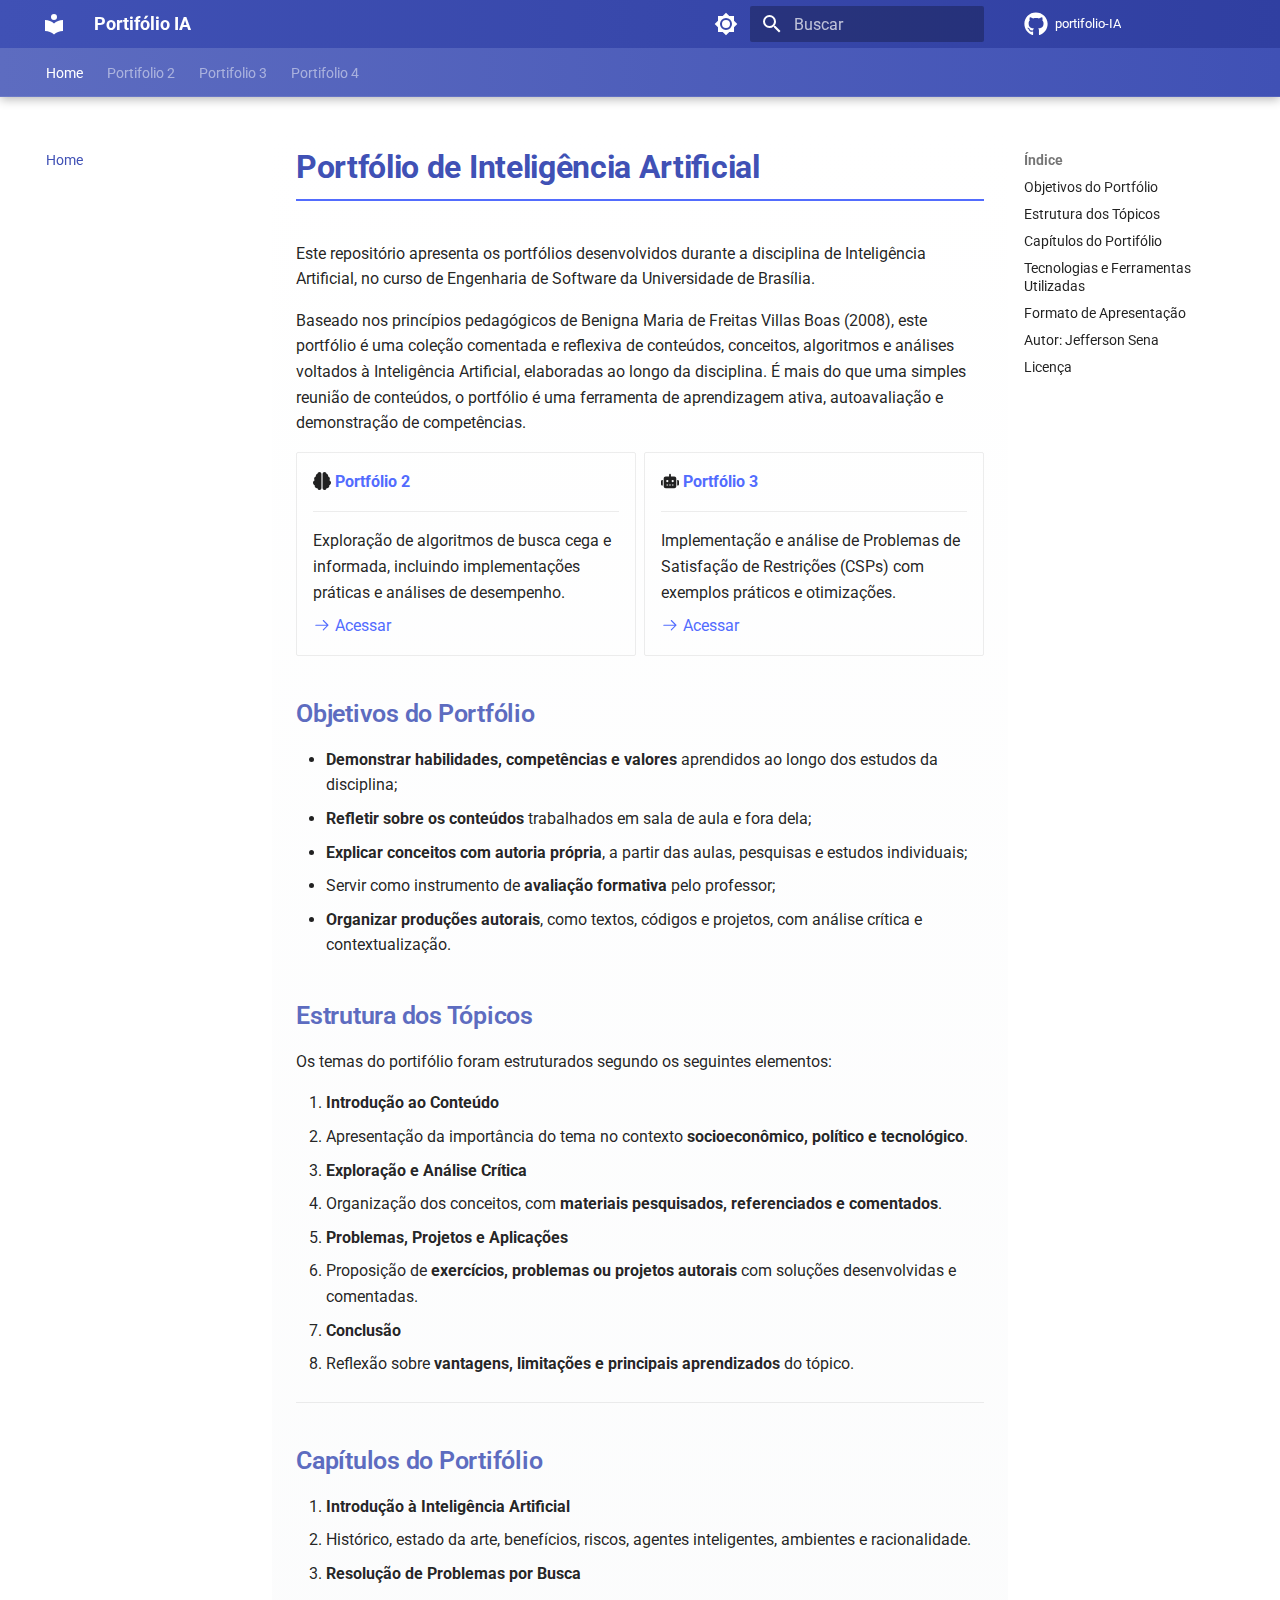
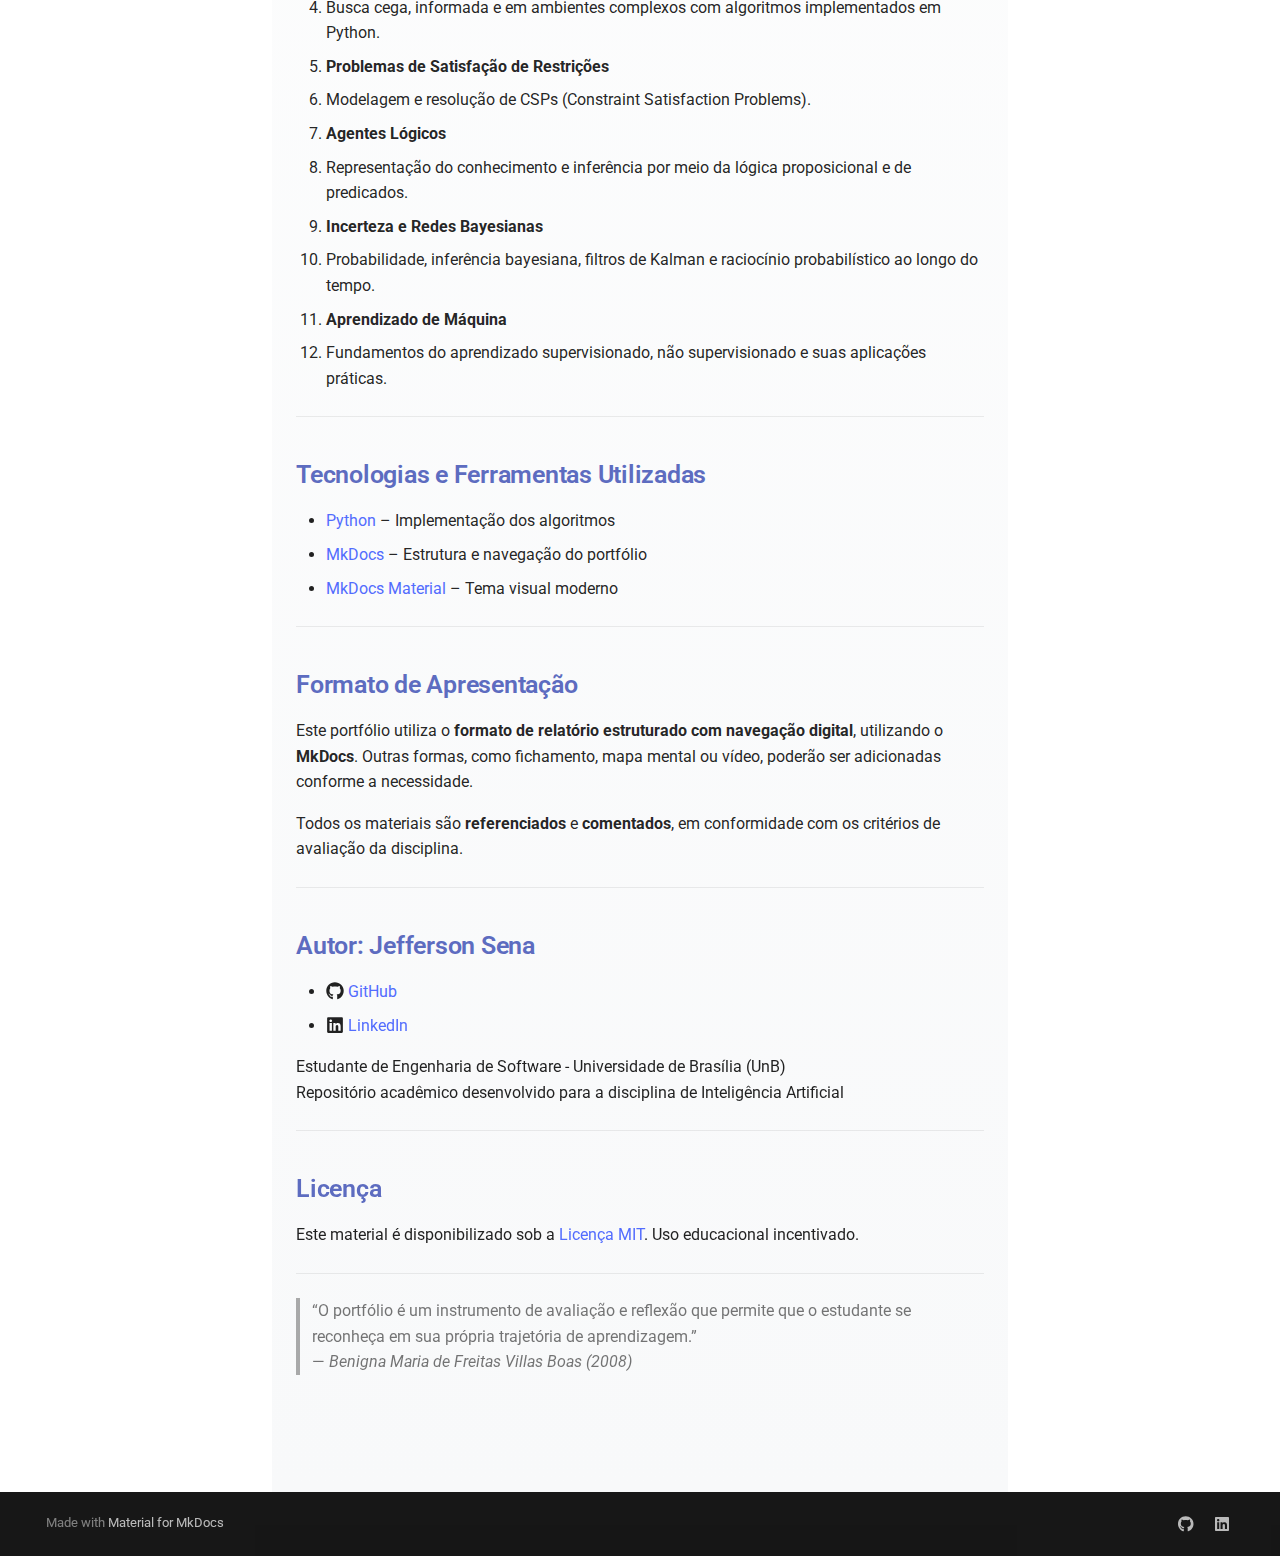
<file: index.html>
<!doctype html>
<html lang="pt" class="no-js">
  <head>
    
      <meta charset="utf-8">
      <meta name="viewport" content="width=device-width,initial-scale=1">
      
      
      
      
      
        <link rel="next" href="portifolio-2/">
      
      
      <link rel="icon" href="assets/images/favicon.png">
      <meta name="generator" content="mkdocs-1.6.1, mkdocs-material-9.6.14">
    
    
      
        <title>Portifólio IA</title>
      
    
    
      <link rel="stylesheet" href="assets/stylesheets/main.342714a4.min.css">
      
        
        <link rel="stylesheet" href="assets/stylesheets/palette.06af60db.min.css">
      
      


    
    
      
    
    
      
        
        
        <link rel="preconnect" href="https://fonts.gstatic.com" crossorigin>
        <link rel="stylesheet" href="https://fonts.googleapis.com/css?family=Roboto:300,300i,400,400i,700,700i%7CRoboto+Mono:400,400i,700,700i&display=fallback">
        <style>:root{--md-text-font:"Roboto";--md-code-font:"Roboto Mono"}</style>
      
    
    
      <link rel="stylesheet" href="stylesheets/extra.css">
    
    <script>__md_scope=new URL(".",location),__md_hash=e=>[...e].reduce(((e,_)=>(e<<5)-e+_.charCodeAt(0)),0),__md_get=(e,_=localStorage,t=__md_scope)=>JSON.parse(_.getItem(t.pathname+"."+e)),__md_set=(e,_,t=localStorage,a=__md_scope)=>{try{t.setItem(a.pathname+"."+e,JSON.stringify(_))}catch(e){}}</script>
    
      

    
    
    
  </head>
  
  
    
    
      
    
    
    
    
    <body dir="ltr" data-md-color-scheme="default" data-md-color-primary="indigo" data-md-color-accent="indigo">
  
    
    <input class="md-toggle" data-md-toggle="drawer" type="checkbox" id="__drawer" autocomplete="off">
    <input class="md-toggle" data-md-toggle="search" type="checkbox" id="__search" autocomplete="off">
    <label class="md-overlay" for="__drawer"></label>
    <div data-md-component="skip">
      
        
        <a href="#portfolio-de-inteligencia-artificial" class="md-skip">
          Pular para conteúdo
        </a>
      
    </div>
    <div data-md-component="announce">
      
    </div>
    
    
      

  

<header class="md-header md-header--shadow md-header--lifted" data-md-component="header">
  <nav class="md-header__inner md-grid" aria-label="Cabeçalho">
    <a href="." title="Portifólio IA" class="md-header__button md-logo" aria-label="Portifólio IA" data-md-component="logo">
      
  
  <svg xmlns="http://www.w3.org/2000/svg" viewBox="0 0 24 24"><path d="M12 8a3 3 0 0 0 3-3 3 3 0 0 0-3-3 3 3 0 0 0-3 3 3 3 0 0 0 3 3m0 3.54C9.64 9.35 6.5 8 3 8v11c3.5 0 6.64 1.35 9 3.54 2.36-2.19 5.5-3.54 9-3.54V8c-3.5 0-6.64 1.35-9 3.54"/></svg>

    </a>
    <label class="md-header__button md-icon" for="__drawer">
      
      <svg xmlns="http://www.w3.org/2000/svg" viewBox="0 0 24 24"><path d="M3 6h18v2H3zm0 5h18v2H3zm0 5h18v2H3z"/></svg>
    </label>
    <div class="md-header__title" data-md-component="header-title">
      <div class="md-header__ellipsis">
        <div class="md-header__topic">
          <span class="md-ellipsis">
            Portifólio IA
          </span>
        </div>
        <div class="md-header__topic" data-md-component="header-topic">
          <span class="md-ellipsis">
            
              Home
            
          </span>
        </div>
      </div>
    </div>
    
      
        <form class="md-header__option" data-md-component="palette">
  
    
    
    
    <input class="md-option" data-md-color-media="" data-md-color-scheme="default" data-md-color-primary="indigo" data-md-color-accent="indigo"  aria-label="Switch to dark mode"  type="radio" name="__palette" id="__palette_0">
    
      <label class="md-header__button md-icon" title="Switch to dark mode" for="__palette_1" hidden>
        <svg xmlns="http://www.w3.org/2000/svg" viewBox="0 0 24 24"><path d="M12 8a4 4 0 0 0-4 4 4 4 0 0 0 4 4 4 4 0 0 0 4-4 4 4 0 0 0-4-4m0 10a6 6 0 0 1-6-6 6 6 0 0 1 6-6 6 6 0 0 1 6 6 6 6 0 0 1-6 6m8-9.31V4h-4.69L12 .69 8.69 4H4v4.69L.69 12 4 15.31V20h4.69L12 23.31 15.31 20H20v-4.69L23.31 12z"/></svg>
      </label>
    
  
    
    
    
    <input class="md-option" data-md-color-media="" data-md-color-scheme="slate" data-md-color-primary="indigo" data-md-color-accent="indigo"  aria-label="Switch to light mode"  type="radio" name="__palette" id="__palette_1">
    
      <label class="md-header__button md-icon" title="Switch to light mode" for="__palette_0" hidden>
        <svg xmlns="http://www.w3.org/2000/svg" viewBox="0 0 24 24"><path d="M12 18c-.89 0-1.74-.2-2.5-.55C11.56 16.5 13 14.42 13 12s-1.44-4.5-3.5-5.45C10.26 6.2 11.11 6 12 6a6 6 0 0 1 6 6 6 6 0 0 1-6 6m8-9.31V4h-4.69L12 .69 8.69 4H4v4.69L.69 12 4 15.31V20h4.69L12 23.31 15.31 20H20v-4.69L23.31 12z"/></svg>
      </label>
    
  
</form>
      
    
    
      <script>var palette=__md_get("__palette");if(palette&&palette.color){if("(prefers-color-scheme)"===palette.color.media){var media=matchMedia("(prefers-color-scheme: light)"),input=document.querySelector(media.matches?"[data-md-color-media='(prefers-color-scheme: light)']":"[data-md-color-media='(prefers-color-scheme: dark)']");palette.color.media=input.getAttribute("data-md-color-media"),palette.color.scheme=input.getAttribute("data-md-color-scheme"),palette.color.primary=input.getAttribute("data-md-color-primary"),palette.color.accent=input.getAttribute("data-md-color-accent")}for(var[key,value]of Object.entries(palette.color))document.body.setAttribute("data-md-color-"+key,value)}</script>
    
    
    
      
      
        <label class="md-header__button md-icon" for="__search">
          
          <svg xmlns="http://www.w3.org/2000/svg" viewBox="0 0 24 24"><path d="M9.5 3A6.5 6.5 0 0 1 16 9.5c0 1.61-.59 3.09-1.56 4.23l.27.27h.79l5 5-1.5 1.5-5-5v-.79l-.27-.27A6.52 6.52 0 0 1 9.5 16 6.5 6.5 0 0 1 3 9.5 6.5 6.5 0 0 1 9.5 3m0 2C7 5 5 7 5 9.5S7 14 9.5 14 14 12 14 9.5 12 5 9.5 5"/></svg>
        </label>
        <div class="md-search" data-md-component="search" role="dialog">
  <label class="md-search__overlay" for="__search"></label>
  <div class="md-search__inner" role="search">
    <form class="md-search__form" name="search">
      <input type="text" class="md-search__input" name="query" aria-label="Buscar" placeholder="Buscar" autocapitalize="off" autocorrect="off" autocomplete="off" spellcheck="false" data-md-component="search-query" required>
      <label class="md-search__icon md-icon" for="__search">
        
        <svg xmlns="http://www.w3.org/2000/svg" viewBox="0 0 24 24"><path d="M9.5 3A6.5 6.5 0 0 1 16 9.5c0 1.61-.59 3.09-1.56 4.23l.27.27h.79l5 5-1.5 1.5-5-5v-.79l-.27-.27A6.52 6.52 0 0 1 9.5 16 6.5 6.5 0 0 1 3 9.5 6.5 6.5 0 0 1 9.5 3m0 2C7 5 5 7 5 9.5S7 14 9.5 14 14 12 14 9.5 12 5 9.5 5"/></svg>
        
        <svg xmlns="http://www.w3.org/2000/svg" viewBox="0 0 24 24"><path d="M20 11v2H8l5.5 5.5-1.42 1.42L4.16 12l7.92-7.92L13.5 5.5 8 11z"/></svg>
      </label>
      <nav class="md-search__options" aria-label="Pesquisar">
        
          <a href="javascript:void(0)" class="md-search__icon md-icon" title="Compartilhar" aria-label="Compartilhar" data-clipboard data-clipboard-text="" data-md-component="search-share" tabindex="-1">
            
            <svg xmlns="http://www.w3.org/2000/svg" viewBox="0 0 24 24"><path d="M18 16.08c-.76 0-1.44.3-1.96.77L8.91 12.7c.05-.23.09-.46.09-.7s-.04-.47-.09-.7l7.05-4.11c.54.5 1.25.81 2.04.81a3 3 0 0 0 3-3 3 3 0 0 0-3-3 3 3 0 0 0-3 3c0 .24.04.47.09.7L8.04 9.81C7.5 9.31 6.79 9 6 9a3 3 0 0 0-3 3 3 3 0 0 0 3 3c.79 0 1.5-.31 2.04-.81l7.12 4.15c-.05.21-.08.43-.08.66 0 1.61 1.31 2.91 2.92 2.91s2.92-1.3 2.92-2.91A2.92 2.92 0 0 0 18 16.08"/></svg>
          </a>
        
        <button type="reset" class="md-search__icon md-icon" title="Limpar" aria-label="Limpar" tabindex="-1">
          
          <svg xmlns="http://www.w3.org/2000/svg" viewBox="0 0 24 24"><path d="M19 6.41 17.59 5 12 10.59 6.41 5 5 6.41 10.59 12 5 17.59 6.41 19 12 13.41 17.59 19 19 17.59 13.41 12z"/></svg>
        </button>
      </nav>
      
    </form>
    <div class="md-search__output">
      <div class="md-search__scrollwrap" tabindex="0" data-md-scrollfix>
        <div class="md-search-result" data-md-component="search-result">
          <div class="md-search-result__meta">
            Inicializando busca
          </div>
          <ol class="md-search-result__list" role="presentation"></ol>
        </div>
      </div>
    </div>
  </div>
</div>
      
    
    
      <div class="md-header__source">
        <a href="https://github.com/JeffersonSenaa/portifolio-IA" title="Ir para repositório" class="md-source" data-md-component="source">
  <div class="md-source__icon md-icon">
    
    <svg xmlns="http://www.w3.org/2000/svg" viewBox="0 0 496 512"><!--! Font Awesome Free 6.7.2 by @fontawesome - https://fontawesome.com License - https://fontawesome.com/license/free (Icons: CC BY 4.0, Fonts: SIL OFL 1.1, Code: MIT License) Copyright 2024 Fonticons, Inc.--><path d="M165.9 397.4c0 2-2.3 3.6-5.2 3.6-3.3.3-5.6-1.3-5.6-3.6 0-2 2.3-3.6 5.2-3.6 3-.3 5.6 1.3 5.6 3.6m-31.1-4.5c-.7 2 1.3 4.3 4.3 4.9 2.6 1 5.6 0 6.2-2s-1.3-4.3-4.3-5.2c-2.6-.7-5.5.3-6.2 2.3m44.2-1.7c-2.9.7-4.9 2.6-4.6 4.9.3 2 2.9 3.3 5.9 2.6 2.9-.7 4.9-2.6 4.6-4.6-.3-1.9-3-3.2-5.9-2.9M244.8 8C106.1 8 0 113.3 0 252c0 110.9 69.8 205.8 169.5 239.2 12.8 2.3 17.3-5.6 17.3-12.1 0-6.2-.3-40.4-.3-61.4 0 0-70 15-84.7-29.8 0 0-11.4-29.1-27.8-36.6 0 0-22.9-15.7 1.6-15.4 0 0 24.9 2 38.6 25.8 21.9 38.6 58.6 27.5 72.9 20.9 2.3-16 8.8-27.1 16-33.7-55.9-6.2-112.3-14.3-112.3-110.5 0-27.5 7.6-41.3 23.6-58.9-2.6-6.5-11.1-33.3 2.6-67.9 20.9-6.5 69 27 69 27 20-5.6 41.5-8.5 62.8-8.5s42.8 2.9 62.8 8.5c0 0 48.1-33.6 69-27 13.7 34.7 5.2 61.4 2.6 67.9 16 17.7 25.8 31.5 25.8 58.9 0 96.5-58.9 104.2-114.8 110.5 9.2 7.9 17 22.9 17 46.4 0 33.7-.3 75.4-.3 83.6 0 6.5 4.6 14.4 17.3 12.1C428.2 457.8 496 362.9 496 252 496 113.3 383.5 8 244.8 8M97.2 352.9c-1.3 1-1 3.3.7 5.2 1.6 1.6 3.9 2.3 5.2 1 1.3-1 1-3.3-.7-5.2-1.6-1.6-3.9-2.3-5.2-1m-10.8-8.1c-.7 1.3.3 2.9 2.3 3.9 1.6 1 3.6.7 4.3-.7.7-1.3-.3-2.9-2.3-3.9-2-.6-3.6-.3-4.3.7m32.4 35.6c-1.6 1.3-1 4.3 1.3 6.2 2.3 2.3 5.2 2.6 6.5 1 1.3-1.3.7-4.3-1.3-6.2-2.2-2.3-5.2-2.6-6.5-1m-11.4-14.7c-1.6 1-1.6 3.6 0 5.9s4.3 3.3 5.6 2.3c1.6-1.3 1.6-3.9 0-6.2-1.4-2.3-4-3.3-5.6-2"/></svg>
  </div>
  <div class="md-source__repository">
    portifolio-IA
  </div>
</a>
      </div>
    
  </nav>
  
    
      
<nav class="md-tabs" aria-label="Abas" data-md-component="tabs">
  <div class="md-grid">
    <ul class="md-tabs__list">
      
        
  
  
  
    
  
  
    <li class="md-tabs__item md-tabs__item--active">
      <a href="." class="md-tabs__link">
        
  
  
    
  
  Home

      </a>
    </li>
  

      
        
  
  
  
  
    <li class="md-tabs__item">
      <a href="portifolio-2/" class="md-tabs__link">
        
  
  
    
  
  Portifolio 2

      </a>
    </li>
  

      
        
  
  
  
  
    <li class="md-tabs__item">
      <a href="portifolio-3/" class="md-tabs__link">
        
  
  
    
  
  Portifolio 3

      </a>
    </li>
  

      
        
  
  
  
  
    <li class="md-tabs__item">
      <a href="portifolio-4/" class="md-tabs__link">
        
  
  
    
  
  Portifolio 4

      </a>
    </li>
  

      
    </ul>
  </div>
</nav>
    
  
</header>
    
    <div class="md-container" data-md-component="container">
      
      
        
      
      <main class="md-main" data-md-component="main">
        <div class="md-main__inner md-grid">
          
            
              
              <div class="md-sidebar md-sidebar--primary" data-md-component="sidebar" data-md-type="navigation" >
                <div class="md-sidebar__scrollwrap">
                  <div class="md-sidebar__inner">
                    


  


<nav class="md-nav md-nav--primary md-nav--lifted" aria-label="Navegação" data-md-level="0">
  <label class="md-nav__title" for="__drawer">
    <a href="." title="Portifólio IA" class="md-nav__button md-logo" aria-label="Portifólio IA" data-md-component="logo">
      
  
  <svg xmlns="http://www.w3.org/2000/svg" viewBox="0 0 24 24"><path d="M12 8a3 3 0 0 0 3-3 3 3 0 0 0-3-3 3 3 0 0 0-3 3 3 3 0 0 0 3 3m0 3.54C9.64 9.35 6.5 8 3 8v11c3.5 0 6.64 1.35 9 3.54 2.36-2.19 5.5-3.54 9-3.54V8c-3.5 0-6.64 1.35-9 3.54"/></svg>

    </a>
    Portifólio IA
  </label>
  
    <div class="md-nav__source">
      <a href="https://github.com/JeffersonSenaa/portifolio-IA" title="Ir para repositório" class="md-source" data-md-component="source">
  <div class="md-source__icon md-icon">
    
    <svg xmlns="http://www.w3.org/2000/svg" viewBox="0 0 496 512"><!--! Font Awesome Free 6.7.2 by @fontawesome - https://fontawesome.com License - https://fontawesome.com/license/free (Icons: CC BY 4.0, Fonts: SIL OFL 1.1, Code: MIT License) Copyright 2024 Fonticons, Inc.--><path d="M165.9 397.4c0 2-2.3 3.6-5.2 3.6-3.3.3-5.6-1.3-5.6-3.6 0-2 2.3-3.6 5.2-3.6 3-.3 5.6 1.3 5.6 3.6m-31.1-4.5c-.7 2 1.3 4.3 4.3 4.9 2.6 1 5.6 0 6.2-2s-1.3-4.3-4.3-5.2c-2.6-.7-5.5.3-6.2 2.3m44.2-1.7c-2.9.7-4.9 2.6-4.6 4.9.3 2 2.9 3.3 5.9 2.6 2.9-.7 4.9-2.6 4.6-4.6-.3-1.9-3-3.2-5.9-2.9M244.8 8C106.1 8 0 113.3 0 252c0 110.9 69.8 205.8 169.5 239.2 12.8 2.3 17.3-5.6 17.3-12.1 0-6.2-.3-40.4-.3-61.4 0 0-70 15-84.7-29.8 0 0-11.4-29.1-27.8-36.6 0 0-22.9-15.7 1.6-15.4 0 0 24.9 2 38.6 25.8 21.9 38.6 58.6 27.5 72.9 20.9 2.3-16 8.8-27.1 16-33.7-55.9-6.2-112.3-14.3-112.3-110.5 0-27.5 7.6-41.3 23.6-58.9-2.6-6.5-11.1-33.3 2.6-67.9 20.9-6.5 69 27 69 27 20-5.6 41.5-8.5 62.8-8.5s42.8 2.9 62.8 8.5c0 0 48.1-33.6 69-27 13.7 34.7 5.2 61.4 2.6 67.9 16 17.7 25.8 31.5 25.8 58.9 0 96.5-58.9 104.2-114.8 110.5 9.2 7.9 17 22.9 17 46.4 0 33.7-.3 75.4-.3 83.6 0 6.5 4.6 14.4 17.3 12.1C428.2 457.8 496 362.9 496 252 496 113.3 383.5 8 244.8 8M97.2 352.9c-1.3 1-1 3.3.7 5.2 1.6 1.6 3.9 2.3 5.2 1 1.3-1 1-3.3-.7-5.2-1.6-1.6-3.9-2.3-5.2-1m-10.8-8.1c-.7 1.3.3 2.9 2.3 3.9 1.6 1 3.6.7 4.3-.7.7-1.3-.3-2.9-2.3-3.9-2-.6-3.6-.3-4.3.7m32.4 35.6c-1.6 1.3-1 4.3 1.3 6.2 2.3 2.3 5.2 2.6 6.5 1 1.3-1.3.7-4.3-1.3-6.2-2.2-2.3-5.2-2.6-6.5-1m-11.4-14.7c-1.6 1-1.6 3.6 0 5.9s4.3 3.3 5.6 2.3c1.6-1.3 1.6-3.9 0-6.2-1.4-2.3-4-3.3-5.6-2"/></svg>
  </div>
  <div class="md-source__repository">
    portifolio-IA
  </div>
</a>
    </div>
  
  <ul class="md-nav__list" data-md-scrollfix>
    
      
      
  
  
    
  
  
  
    <li class="md-nav__item md-nav__item--active">
      
      <input class="md-nav__toggle md-toggle" type="checkbox" id="__toc">
      
      
        
      
      
        <label class="md-nav__link md-nav__link--active" for="__toc">
          
  
  
  <span class="md-ellipsis">
    Home
    
  </span>
  

          <span class="md-nav__icon md-icon"></span>
        </label>
      
      <a href="." class="md-nav__link md-nav__link--active">
        
  
  
  <span class="md-ellipsis">
    Home
    
  </span>
  

      </a>
      
        

<nav class="md-nav md-nav--secondary" aria-label="Índice">
  
  
  
    
  
  
    <label class="md-nav__title" for="__toc">
      <span class="md-nav__icon md-icon"></span>
      Índice
    </label>
    <ul class="md-nav__list" data-md-component="toc" data-md-scrollfix>
      
        <li class="md-nav__item">
  <a href="#objetivos-do-portfolio" class="md-nav__link">
    <span class="md-ellipsis">
      Objetivos do Portfólio
    </span>
  </a>
  
</li>
      
        <li class="md-nav__item">
  <a href="#estrutura-dos-topicos" class="md-nav__link">
    <span class="md-ellipsis">
      Estrutura dos Tópicos
    </span>
  </a>
  
</li>
      
        <li class="md-nav__item">
  <a href="#capitulos-do-portifolio" class="md-nav__link">
    <span class="md-ellipsis">
      Capítulos do Portifólio
    </span>
  </a>
  
</li>
      
        <li class="md-nav__item">
  <a href="#tecnologias-e-ferramentas-utilizadas" class="md-nav__link">
    <span class="md-ellipsis">
      Tecnologias e Ferramentas Utilizadas
    </span>
  </a>
  
</li>
      
        <li class="md-nav__item">
  <a href="#formato-de-apresentacao" class="md-nav__link">
    <span class="md-ellipsis">
      Formato de Apresentação
    </span>
  </a>
  
</li>
      
        <li class="md-nav__item">
  <a href="#autor-jefferson-sena" class="md-nav__link">
    <span class="md-ellipsis">
      Autor: Jefferson Sena
    </span>
  </a>
  
</li>
      
        <li class="md-nav__item">
  <a href="#licenca" class="md-nav__link">
    <span class="md-ellipsis">
      Licença
    </span>
  </a>
  
</li>
      
    </ul>
  
</nav>
      
    </li>
  

    
      
      
  
  
  
  
    <li class="md-nav__item">
      <a href="portifolio-2/" class="md-nav__link">
        
  
  
  <span class="md-ellipsis">
    Portifolio 2
    
  </span>
  

      </a>
    </li>
  

    
      
      
  
  
  
  
    <li class="md-nav__item">
      <a href="portifolio-3/" class="md-nav__link">
        
  
  
  <span class="md-ellipsis">
    Portifolio 3
    
  </span>
  

      </a>
    </li>
  

    
      
      
  
  
  
  
    <li class="md-nav__item">
      <a href="portifolio-4/" class="md-nav__link">
        
  
  
  <span class="md-ellipsis">
    Portifolio 4
    
  </span>
  

      </a>
    </li>
  

    
  </ul>
</nav>
                  </div>
                </div>
              </div>
            
            
              
              <div class="md-sidebar md-sidebar--secondary" data-md-component="sidebar" data-md-type="toc" >
                <div class="md-sidebar__scrollwrap">
                  <div class="md-sidebar__inner">
                    

<nav class="md-nav md-nav--secondary" aria-label="Índice">
  
  
  
    
  
  
    <label class="md-nav__title" for="__toc">
      <span class="md-nav__icon md-icon"></span>
      Índice
    </label>
    <ul class="md-nav__list" data-md-component="toc" data-md-scrollfix>
      
        <li class="md-nav__item">
  <a href="#objetivos-do-portfolio" class="md-nav__link">
    <span class="md-ellipsis">
      Objetivos do Portfólio
    </span>
  </a>
  
</li>
      
        <li class="md-nav__item">
  <a href="#estrutura-dos-topicos" class="md-nav__link">
    <span class="md-ellipsis">
      Estrutura dos Tópicos
    </span>
  </a>
  
</li>
      
        <li class="md-nav__item">
  <a href="#capitulos-do-portifolio" class="md-nav__link">
    <span class="md-ellipsis">
      Capítulos do Portifólio
    </span>
  </a>
  
</li>
      
        <li class="md-nav__item">
  <a href="#tecnologias-e-ferramentas-utilizadas" class="md-nav__link">
    <span class="md-ellipsis">
      Tecnologias e Ferramentas Utilizadas
    </span>
  </a>
  
</li>
      
        <li class="md-nav__item">
  <a href="#formato-de-apresentacao" class="md-nav__link">
    <span class="md-ellipsis">
      Formato de Apresentação
    </span>
  </a>
  
</li>
      
        <li class="md-nav__item">
  <a href="#autor-jefferson-sena" class="md-nav__link">
    <span class="md-ellipsis">
      Autor: Jefferson Sena
    </span>
  </a>
  
</li>
      
        <li class="md-nav__item">
  <a href="#licenca" class="md-nav__link">
    <span class="md-ellipsis">
      Licença
    </span>
  </a>
  
</li>
      
    </ul>
  
</nav>
                  </div>
                </div>
              </div>
            
          
          
            <div class="md-content" data-md-component="content">
              <article class="md-content__inner md-typeset">
                
                  


  
  


<h1 id="portfolio-de-inteligencia-artificial">Portfólio de Inteligência Artificial</h1>
<p>Este repositório apresenta os portfólios desenvolvidos durante a disciplina de Inteligência Artificial, no curso de Engenharia de Software da Universidade de Brasília.</p>
<p>Baseado nos princípios pedagógicos de Benigna Maria de Freitas Villas Boas (2008), este portfólio é uma coleção comentada e reflexiva de conteúdos, conceitos, algoritmos e análises voltados à Inteligência Artificial, elaboradas ao longo da disciplina. É mais do que uma simples reunião de conteúdos, o portfólio é uma ferramenta de aprendizagem ativa, autoavaliação e demonstração de competências.</p>
<div class="grid cards">
<ul>
<li>
<p><span class="twemoji"><svg xmlns="http://www.w3.org/2000/svg" viewBox="0 0 512 512"><!--! Font Awesome Free 6.7.2 by @fontawesome - https://fontawesome.com License - https://fontawesome.com/license/free (Icons: CC BY 4.0, Fonts: SIL OFL 1.1, Code: MIT License) Copyright 2024 Fonticons, Inc.--><path d="M184 0c30.9 0 56 25.1 56 56v400c0 30.9-25.1 56-56 56-28.9 0-52.7-21.9-55.7-50.1-5.2 1.4-10.7 2.1-16.3 2.1-35.3 0-64-28.7-64-64 0-7.4 1.3-14.6 3.6-21.2C21.4 367.4 0 338.2 0 304c0-31.9 18.7-59.5 45.8-72.3C37.1 220.8 32 207 32 192c0-30.7 21.6-56.3 50.4-62.6C80.8 123.9 80 118 80 112c0-29.9 20.6-55.1 48.3-62.1 3-28 26.8-49.9 55.7-49.9m144 0c28.9 0 52.6 21.9 55.7 49.9C411.5 56.9 432 82 432 112c0 6-.8 11.9-2.4 17.4 28.8 6.2 50.4 31.9 50.4 62.6 0 15-5.1 28.8-13.8 39.7 27.1 12.8 45.8 40.4 45.8 72.3 0 34.2-21.4 63.4-51.6 74.8 2.3 6.6 3.6 13.8 3.6 21.2 0 35.3-28.7 64-64 64-5.6 0-11.1-.7-16.3-2.1-3 28.2-26.8 50.1-55.7 50.1-30.9 0-56-25.1-56-56V56c0-30.9 25.1-56 56-56"/></svg></span> <strong><a href="portifolio-2/">Portfólio 2</a></strong></p>
<hr />
<p>Exploração de algoritmos de busca cega e informada, incluindo implementações práticas e análises de desempenho.</p>
<p><a href="portifolio-2/"><span class="twemoji"><svg xmlns="http://www.w3.org/2000/svg" viewBox="0 0 24 24"><path d="M13.22 19.03a.75.75 0 0 1 0-1.06L18.19 13H3.75a.75.75 0 0 1 0-1.5h14.44l-4.97-4.97a.749.749 0 0 1 .326-1.275.75.75 0 0 1 .734.215l6.25 6.25a.75.75 0 0 1 0 1.06l-6.25 6.25a.75.75 0 0 1-1.06 0"/></svg></span> Acessar</a></p>
</li>
<li>
<p><span class="twemoji"><svg xmlns="http://www.w3.org/2000/svg" viewBox="0 0 640 512"><!--! Font Awesome Free 6.7.2 by @fontawesome - https://fontawesome.com License - https://fontawesome.com/license/free (Icons: CC BY 4.0, Fonts: SIL OFL 1.1, Code: MIT License) Copyright 2024 Fonticons, Inc.--><path d="M320 0c17.7 0 32 14.3 32 32v64h120c39.8 0 72 32.2 72 72v272c0 39.8-32.2 72-72 72H168c-39.8 0-72-32.2-72-72V168c0-39.8 32.2-72 72-72h120V32c0-17.7 14.3-32 32-32M208 384c-8.8 0-16 7.2-16 16s7.2 16 16 16h32c8.8 0 16-7.2 16-16s-7.2-16-16-16zm96 0c-8.8 0-16 7.2-16 16s7.2 16 16 16h32c8.8 0 16-7.2 16-16s-7.2-16-16-16zm96 0c-8.8 0-16 7.2-16 16s7.2 16 16 16h32c8.8 0 16-7.2 16-16s-7.2-16-16-16zM264 256a40 40 0 1 0-80 0 40 40 0 1 0 80 0m152 40a40 40 0 1 0 0-80 40 40 0 1 0 0 80M48 224h16v192H48c-26.5 0-48-21.5-48-48v-96c0-26.5 21.5-48 48-48m544 0c26.5 0 48 21.5 48 48v96c0 26.5-21.5 48-48 48h-16V224z"/></svg></span> <strong><a href="portifolio-3/">Portfólio 3</a></strong></p>
<hr />
<p>Implementação e análise de Problemas de Satisfação de Restrições (CSPs) com exemplos práticos e otimizações.</p>
<p><a href="portifolio-3/"><span class="twemoji"><svg xmlns="http://www.w3.org/2000/svg" viewBox="0 0 24 24"><path d="M13.22 19.03a.75.75 0 0 1 0-1.06L18.19 13H3.75a.75.75 0 0 1 0-1.5h14.44l-4.97-4.97a.749.749 0 0 1 .326-1.275.75.75 0 0 1 .734.215l6.25 6.25a.75.75 0 0 1 0 1.06l-6.25 6.25a.75.75 0 0 1-1.06 0"/></svg></span> Acessar</a></p>
</li>
</ul>
</div>
<h2 id="objetivos-do-portfolio">Objetivos do Portfólio</h2>
<ul>
<li><strong>Demonstrar habilidades, competências e valores</strong> aprendidos ao longo dos estudos da disciplina;</li>
<li><strong>Refletir sobre os conteúdos</strong> trabalhados em sala de aula e fora dela;</li>
<li><strong>Explicar conceitos com autoria própria</strong>, a partir das aulas, pesquisas e estudos individuais;</li>
<li>Servir como instrumento de <strong>avaliação formativa</strong> pelo professor;</li>
<li><strong>Organizar produções autorais</strong>, como textos, códigos e projetos, com análise crítica e contextualização.</li>
</ul>
<h2 id="estrutura-dos-topicos">Estrutura dos Tópicos</h2>
<p>Os temas do portifólio foram estruturados segundo os seguintes elementos:</p>
<ol>
<li><strong>Introdução ao Conteúdo</strong>  </li>
<li>Apresentação da importância do tema no contexto <strong>socioeconômico, político e tecnológico</strong>.</li>
<li><strong>Exploração e Análise Crítica</strong>  </li>
<li>Organização dos conceitos, com <strong>materiais pesquisados, referenciados e comentados</strong>.</li>
<li><strong>Problemas, Projetos e Aplicações</strong>  </li>
<li>Proposição de <strong>exercícios, problemas ou projetos autorais</strong> com soluções desenvolvidas e comentadas.</li>
<li><strong>Conclusão</strong>  </li>
<li>Reflexão sobre <strong>vantagens, limitações e principais aprendizados</strong> do tópico.</li>
</ol>
<hr />
<h2 id="capitulos-do-portifolio">Capítulos do Portifólio</h2>
<ol>
<li><strong>Introdução à Inteligência Artificial</strong></li>
<li>Histórico, estado da arte, benefícios, riscos, agentes inteligentes, ambientes e racionalidade.</li>
<li><strong>Resolução de Problemas por Busca</strong></li>
<li>Busca cega, informada e em ambientes complexos com algoritmos implementados em Python.</li>
<li><strong>Problemas de Satisfação de Restrições</strong></li>
<li>Modelagem e resolução de CSPs (Constraint Satisfaction Problems).</li>
<li><strong>Agentes Lógicos</strong></li>
<li>Representação do conhecimento e inferência por meio da lógica proposicional e de predicados.</li>
<li><strong>Incerteza e Redes Bayesianas</strong></li>
<li>Probabilidade, inferência bayesiana, filtros de Kalman e raciocínio probabilístico ao longo do tempo.</li>
<li><strong>Aprendizado de Máquina</strong></li>
<li>Fundamentos do aprendizado supervisionado, não supervisionado e suas aplicações práticas.</li>
</ol>
<hr />
<h2 id="tecnologias-e-ferramentas-utilizadas">Tecnologias e Ferramentas Utilizadas</h2>
<ul>
<li><a href="https://www.python.org/">Python</a> – Implementação dos algoritmos</li>
<li><a href="https://www.mkdocs.org/">MkDocs</a> – Estrutura e navegação do portfólio</li>
<li><a href="https://squidfunk.github.io/mkdocs-material/">MkDocs Material</a> – Tema visual moderno</li>
</ul>
<hr />
<h2 id="formato-de-apresentacao">Formato de Apresentação</h2>
<p>Este portfólio utiliza o <strong>formato de relatório estruturado com navegação digital</strong>, utilizando o <strong>MkDocs</strong>. Outras formas, como fichamento, mapa mental ou vídeo, poderão ser adicionadas conforme a necessidade.</p>
<p>Todos os materiais são <strong>referenciados</strong> e <strong>comentados</strong>, em conformidade com os critérios de avaliação da disciplina.</p>
<hr />
<h2 id="autor-jefferson-sena">Autor: Jefferson Sena</h2>
<div class="grid">
<ul>
<li><span class="twemoji"><svg xmlns="http://www.w3.org/2000/svg" viewBox="0 0 496 512"><!--! Font Awesome Free 6.7.2 by @fontawesome - https://fontawesome.com License - https://fontawesome.com/license/free (Icons: CC BY 4.0, Fonts: SIL OFL 1.1, Code: MIT License) Copyright 2024 Fonticons, Inc.--><path d="M165.9 397.4c0 2-2.3 3.6-5.2 3.6-3.3.3-5.6-1.3-5.6-3.6 0-2 2.3-3.6 5.2-3.6 3-.3 5.6 1.3 5.6 3.6m-31.1-4.5c-.7 2 1.3 4.3 4.3 4.9 2.6 1 5.6 0 6.2-2s-1.3-4.3-4.3-5.2c-2.6-.7-5.5.3-6.2 2.3m44.2-1.7c-2.9.7-4.9 2.6-4.6 4.9.3 2 2.9 3.3 5.9 2.6 2.9-.7 4.9-2.6 4.6-4.6-.3-1.9-3-3.2-5.9-2.9M244.8 8C106.1 8 0 113.3 0 252c0 110.9 69.8 205.8 169.5 239.2 12.8 2.3 17.3-5.6 17.3-12.1 0-6.2-.3-40.4-.3-61.4 0 0-70 15-84.7-29.8 0 0-11.4-29.1-27.8-36.6 0 0-22.9-15.7 1.6-15.4 0 0 24.9 2 38.6 25.8 21.9 38.6 58.6 27.5 72.9 20.9 2.3-16 8.8-27.1 16-33.7-55.9-6.2-112.3-14.3-112.3-110.5 0-27.5 7.6-41.3 23.6-58.9-2.6-6.5-11.1-33.3 2.6-67.9 20.9-6.5 69 27 69 27 20-5.6 41.5-8.5 62.8-8.5s42.8 2.9 62.8 8.5c0 0 48.1-33.6 69-27 13.7 34.7 5.2 61.4 2.6 67.9 16 17.7 25.8 31.5 25.8 58.9 0 96.5-58.9 104.2-114.8 110.5 9.2 7.9 17 22.9 17 46.4 0 33.7-.3 75.4-.3 83.6 0 6.5 4.6 14.4 17.3 12.1C428.2 457.8 496 362.9 496 252 496 113.3 383.5 8 244.8 8M97.2 352.9c-1.3 1-1 3.3.7 5.2 1.6 1.6 3.9 2.3 5.2 1 1.3-1 1-3.3-.7-5.2-1.6-1.6-3.9-2.3-5.2-1m-10.8-8.1c-.7 1.3.3 2.9 2.3 3.9 1.6 1 3.6.7 4.3-.7.7-1.3-.3-2.9-2.3-3.9-2-.6-3.6-.3-4.3.7m32.4 35.6c-1.6 1.3-1 4.3 1.3 6.2 2.3 2.3 5.2 2.6 6.5 1 1.3-1.3.7-4.3-1.3-6.2-2.2-2.3-5.2-2.6-6.5-1m-11.4-14.7c-1.6 1-1.6 3.6 0 5.9s4.3 3.3 5.6 2.3c1.6-1.3 1.6-3.9 0-6.2-1.4-2.3-4-3.3-5.6-2"/></svg></span> <a href="https://github.com/JeffersonSenaa/portifolio-IA">GitHub</a></li>
<li><span class="twemoji"><svg xmlns="http://www.w3.org/2000/svg" viewBox="0 0 448 512"><!--! Font Awesome Free 6.7.2 by @fontawesome - https://fontawesome.com License - https://fontawesome.com/license/free (Icons: CC BY 4.0, Fonts: SIL OFL 1.1, Code: MIT License) Copyright 2024 Fonticons, Inc.--><path d="M416 32H31.9C14.3 32 0 46.5 0 64.3v383.4C0 465.5 14.3 480 31.9 480H416c17.6 0 32-14.5 32-32.3V64.3c0-17.8-14.4-32.3-32-32.3M135.4 416H69V202.2h66.5V416zm-33.2-243c-21.3 0-38.5-17.3-38.5-38.5S80.9 96 102.2 96c21.2 0 38.5 17.3 38.5 38.5 0 21.3-17.2 38.5-38.5 38.5m282.1 243h-66.4V312c0-24.8-.5-56.7-34.5-56.7-34.6 0-39.9 27-39.9 54.9V416h-66.4V202.2h63.7v29.2h.9c8.9-16.8 30.6-34.5 62.9-34.5 67.2 0 79.7 44.3 79.7 101.9z"/></svg></span> <a href="https://www.linkedin.com/in/jeffersonsenaa">LinkedIn</a></li>
</ul>
</div>
<p>Estudante de Engenharia de Software - Universidade de Brasília (UnB)<br />
Repositório acadêmico desenvolvido para a disciplina de Inteligência Artificial  </p>
<hr />
<h2 id="licenca">Licença</h2>
<p>Este material é disponibilizado sob a <a href="LICENSE">Licença MIT</a>. Uso educacional incentivado.</p>
<hr />
<blockquote>
<p>“O portfólio é um instrumento de avaliação e reflexão que permite que o estudante se reconheça em sua própria trajetória de aprendizagem.”<br />
— <em>Benigna Maria de Freitas Villas Boas (2008)</em></p>
</blockquote>
<p></br>
</br>
</br></p>












                
              </article>
            </div>
          
          
<script>var target=document.getElementById(location.hash.slice(1));target&&target.name&&(target.checked=target.name.startsWith("__tabbed_"))</script>
        </div>
        
          <button type="button" class="md-top md-icon" data-md-component="top" hidden>
  
  <svg xmlns="http://www.w3.org/2000/svg" viewBox="0 0 24 24"><path d="M13 20h-2V8l-5.5 5.5-1.42-1.42L12 4.16l7.92 7.92-1.42 1.42L13 8z"/></svg>
  Voltar para o topo
</button>
        
      </main>
      
        <footer class="md-footer">
  
  <div class="md-footer-meta md-typeset">
    <div class="md-footer-meta__inner md-grid">
      <div class="md-copyright">
  
  
    Made with
    <a href="https://squidfunk.github.io/mkdocs-material/" target="_blank" rel="noopener">
      Material for MkDocs
    </a>
  
</div>
      
        <div class="md-social">
  
    
    
    
    
      
      
    
    <a href="https://github.com/JeffersonSenaa/portifolio-IA" target="_blank" rel="noopener" title="github.com" class="md-social__link">
      <svg xmlns="http://www.w3.org/2000/svg" viewBox="0 0 496 512"><!--! Font Awesome Free 6.7.2 by @fontawesome - https://fontawesome.com License - https://fontawesome.com/license/free (Icons: CC BY 4.0, Fonts: SIL OFL 1.1, Code: MIT License) Copyright 2024 Fonticons, Inc.--><path d="M165.9 397.4c0 2-2.3 3.6-5.2 3.6-3.3.3-5.6-1.3-5.6-3.6 0-2 2.3-3.6 5.2-3.6 3-.3 5.6 1.3 5.6 3.6m-31.1-4.5c-.7 2 1.3 4.3 4.3 4.9 2.6 1 5.6 0 6.2-2s-1.3-4.3-4.3-5.2c-2.6-.7-5.5.3-6.2 2.3m44.2-1.7c-2.9.7-4.9 2.6-4.6 4.9.3 2 2.9 3.3 5.9 2.6 2.9-.7 4.9-2.6 4.6-4.6-.3-1.9-3-3.2-5.9-2.9M244.8 8C106.1 8 0 113.3 0 252c0 110.9 69.8 205.8 169.5 239.2 12.8 2.3 17.3-5.6 17.3-12.1 0-6.2-.3-40.4-.3-61.4 0 0-70 15-84.7-29.8 0 0-11.4-29.1-27.8-36.6 0 0-22.9-15.7 1.6-15.4 0 0 24.9 2 38.6 25.8 21.9 38.6 58.6 27.5 72.9 20.9 2.3-16 8.8-27.1 16-33.7-55.9-6.2-112.3-14.3-112.3-110.5 0-27.5 7.6-41.3 23.6-58.9-2.6-6.5-11.1-33.3 2.6-67.9 20.9-6.5 69 27 69 27 20-5.6 41.5-8.5 62.8-8.5s42.8 2.9 62.8 8.5c0 0 48.1-33.6 69-27 13.7 34.7 5.2 61.4 2.6 67.9 16 17.7 25.8 31.5 25.8 58.9 0 96.5-58.9 104.2-114.8 110.5 9.2 7.9 17 22.9 17 46.4 0 33.7-.3 75.4-.3 83.6 0 6.5 4.6 14.4 17.3 12.1C428.2 457.8 496 362.9 496 252 496 113.3 383.5 8 244.8 8M97.2 352.9c-1.3 1-1 3.3.7 5.2 1.6 1.6 3.9 2.3 5.2 1 1.3-1 1-3.3-.7-5.2-1.6-1.6-3.9-2.3-5.2-1m-10.8-8.1c-.7 1.3.3 2.9 2.3 3.9 1.6 1 3.6.7 4.3-.7.7-1.3-.3-2.9-2.3-3.9-2-.6-3.6-.3-4.3.7m32.4 35.6c-1.6 1.3-1 4.3 1.3 6.2 2.3 2.3 5.2 2.6 6.5 1 1.3-1.3.7-4.3-1.3-6.2-2.2-2.3-5.2-2.6-6.5-1m-11.4-14.7c-1.6 1-1.6 3.6 0 5.9s4.3 3.3 5.6 2.3c1.6-1.3 1.6-3.9 0-6.2-1.4-2.3-4-3.3-5.6-2"/></svg>
    </a>
  
    
    
    
    
      
      
    
    <a href="https://www.linkedin.com/in/jefferson-sena/" target="_blank" rel="noopener" title="www.linkedin.com" class="md-social__link">
      <svg xmlns="http://www.w3.org/2000/svg" viewBox="0 0 448 512"><!--! Font Awesome Free 6.7.2 by @fontawesome - https://fontawesome.com License - https://fontawesome.com/license/free (Icons: CC BY 4.0, Fonts: SIL OFL 1.1, Code: MIT License) Copyright 2024 Fonticons, Inc.--><path d="M416 32H31.9C14.3 32 0 46.5 0 64.3v383.4C0 465.5 14.3 480 31.9 480H416c17.6 0 32-14.5 32-32.3V64.3c0-17.8-14.4-32.3-32-32.3M135.4 416H69V202.2h66.5V416zm-33.2-243c-21.3 0-38.5-17.3-38.5-38.5S80.9 96 102.2 96c21.2 0 38.5 17.3 38.5 38.5 0 21.3-17.2 38.5-38.5 38.5m282.1 243h-66.4V312c0-24.8-.5-56.7-34.5-56.7-34.6 0-39.9 27-39.9 54.9V416h-66.4V202.2h63.7v29.2h.9c8.9-16.8 30.6-34.5 62.9-34.5 67.2 0 79.7 44.3 79.7 101.9z"/></svg>
    </a>
  
</div>
      
    </div>
  </div>
</footer>
      
    </div>
    <div class="md-dialog" data-md-component="dialog">
      <div class="md-dialog__inner md-typeset"></div>
    </div>
    
    
    
      
      <script id="__config" type="application/json">{"base": ".", "features": ["navigation.tabs", "navigation.tabs.sticky", "content.code.copy", "navigation.sections", "navigation.expand", "navigation.top", "search.highlight", "search.share"], "search": "assets/javascripts/workers/search.d50fe291.min.js", "tags": null, "translations": {"clipboard.copied": "Copiado para \u00e1rea de transfer\u00eancia", "clipboard.copy": "Copiar para \u00e1rea de transfer\u00eancia", "search.result.more.one": "mais 1 nesta p\u00e1gina", "search.result.more.other": "# mais nesta p\u00e1gina", "search.result.none": "Nenhum documento encontrado", "search.result.one": "1 documento encontrado", "search.result.other": "# documentos encontrados", "search.result.placeholder": "Digite para iniciar a busca", "search.result.term.missing": "Ausente", "select.version": "Selecione a vers\u00e3o"}, "version": null}</script>
    
    
      <script src="assets/javascripts/bundle.13a4f30d.min.js"></script>
      
    
  </body>
</html>
</file>
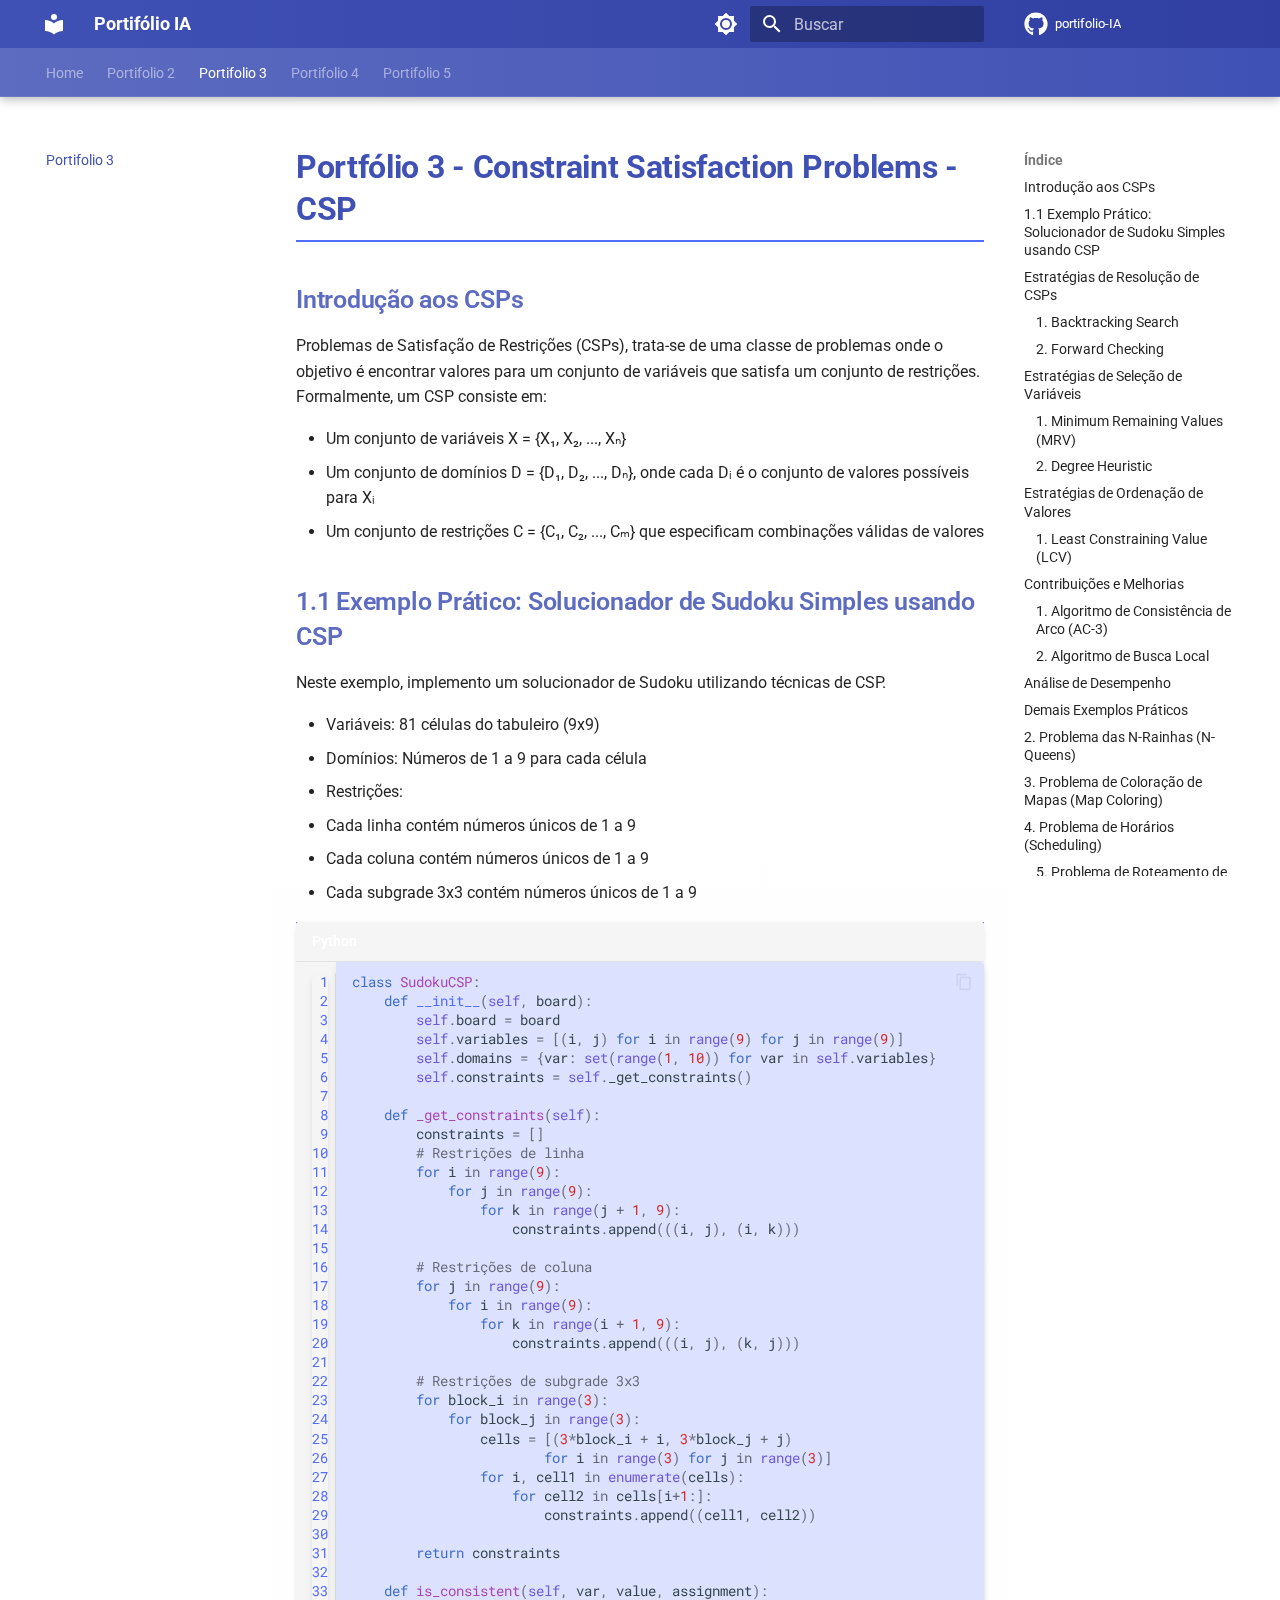
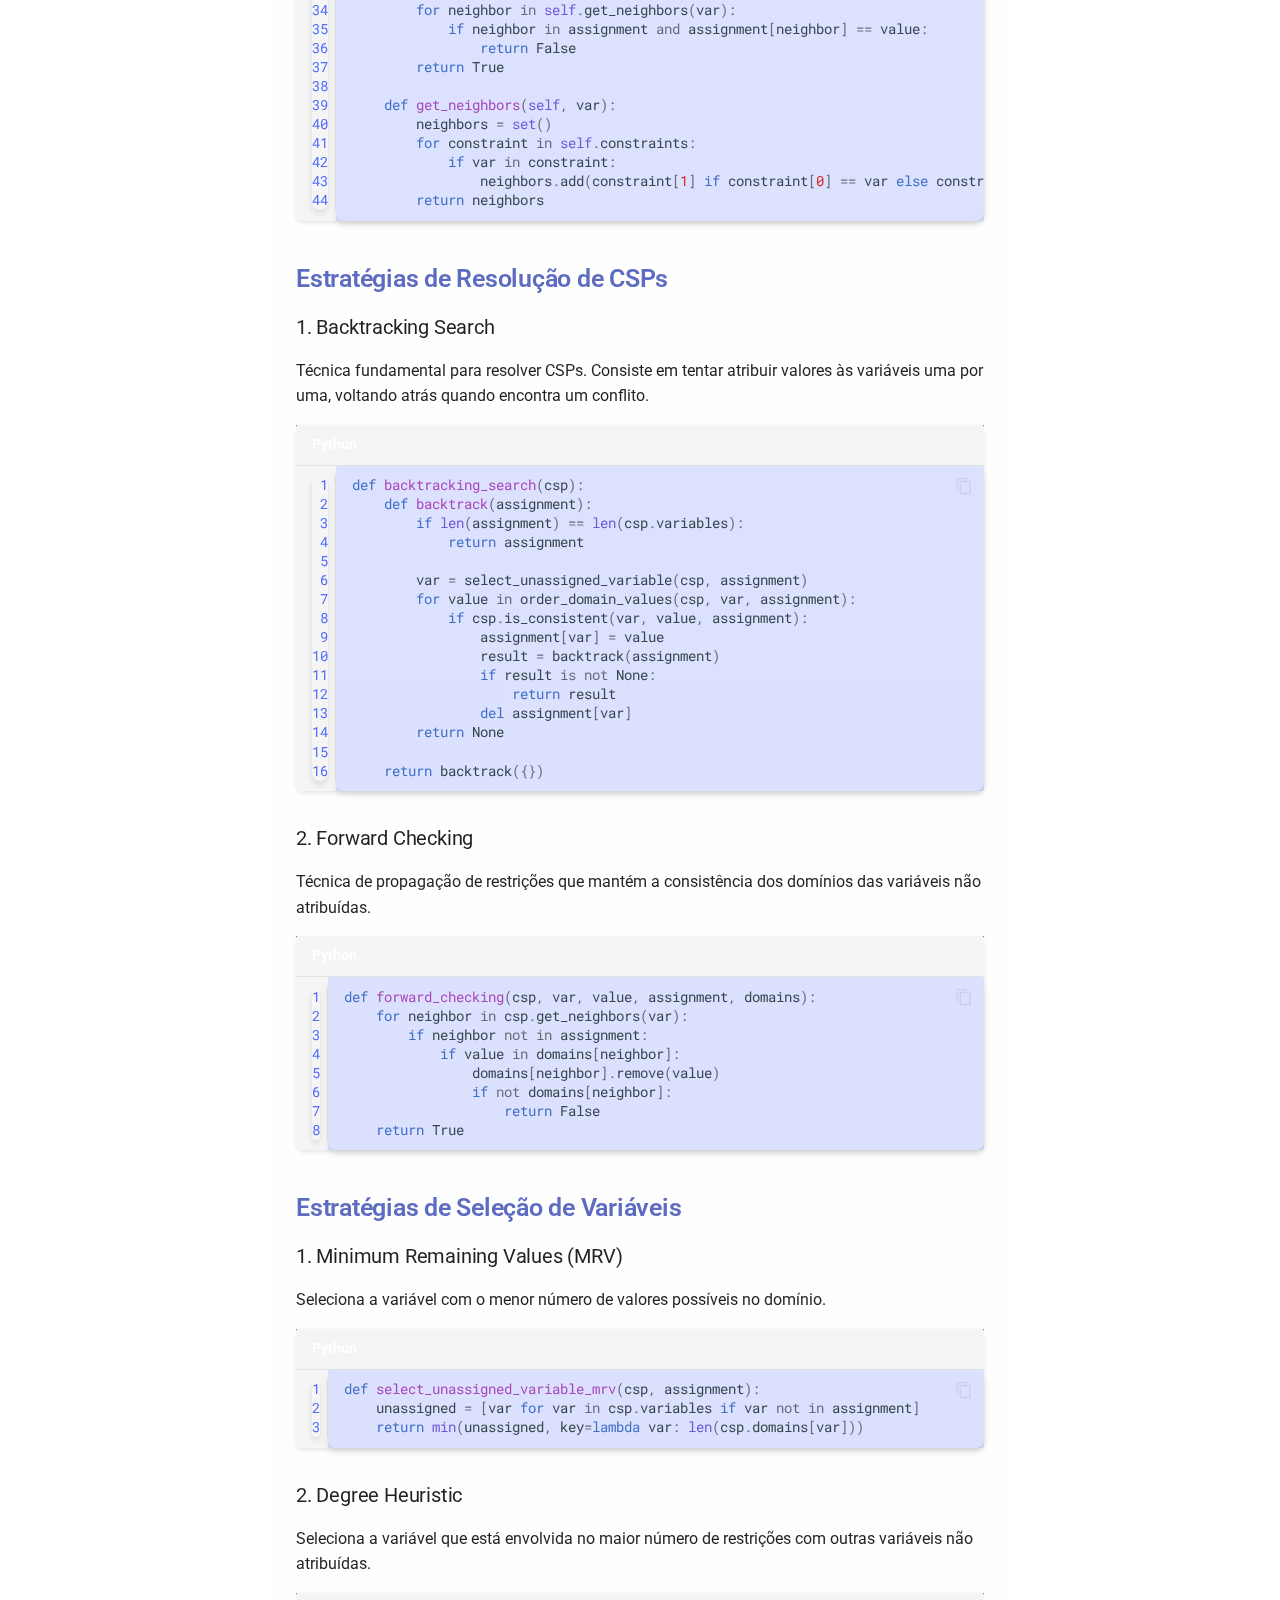
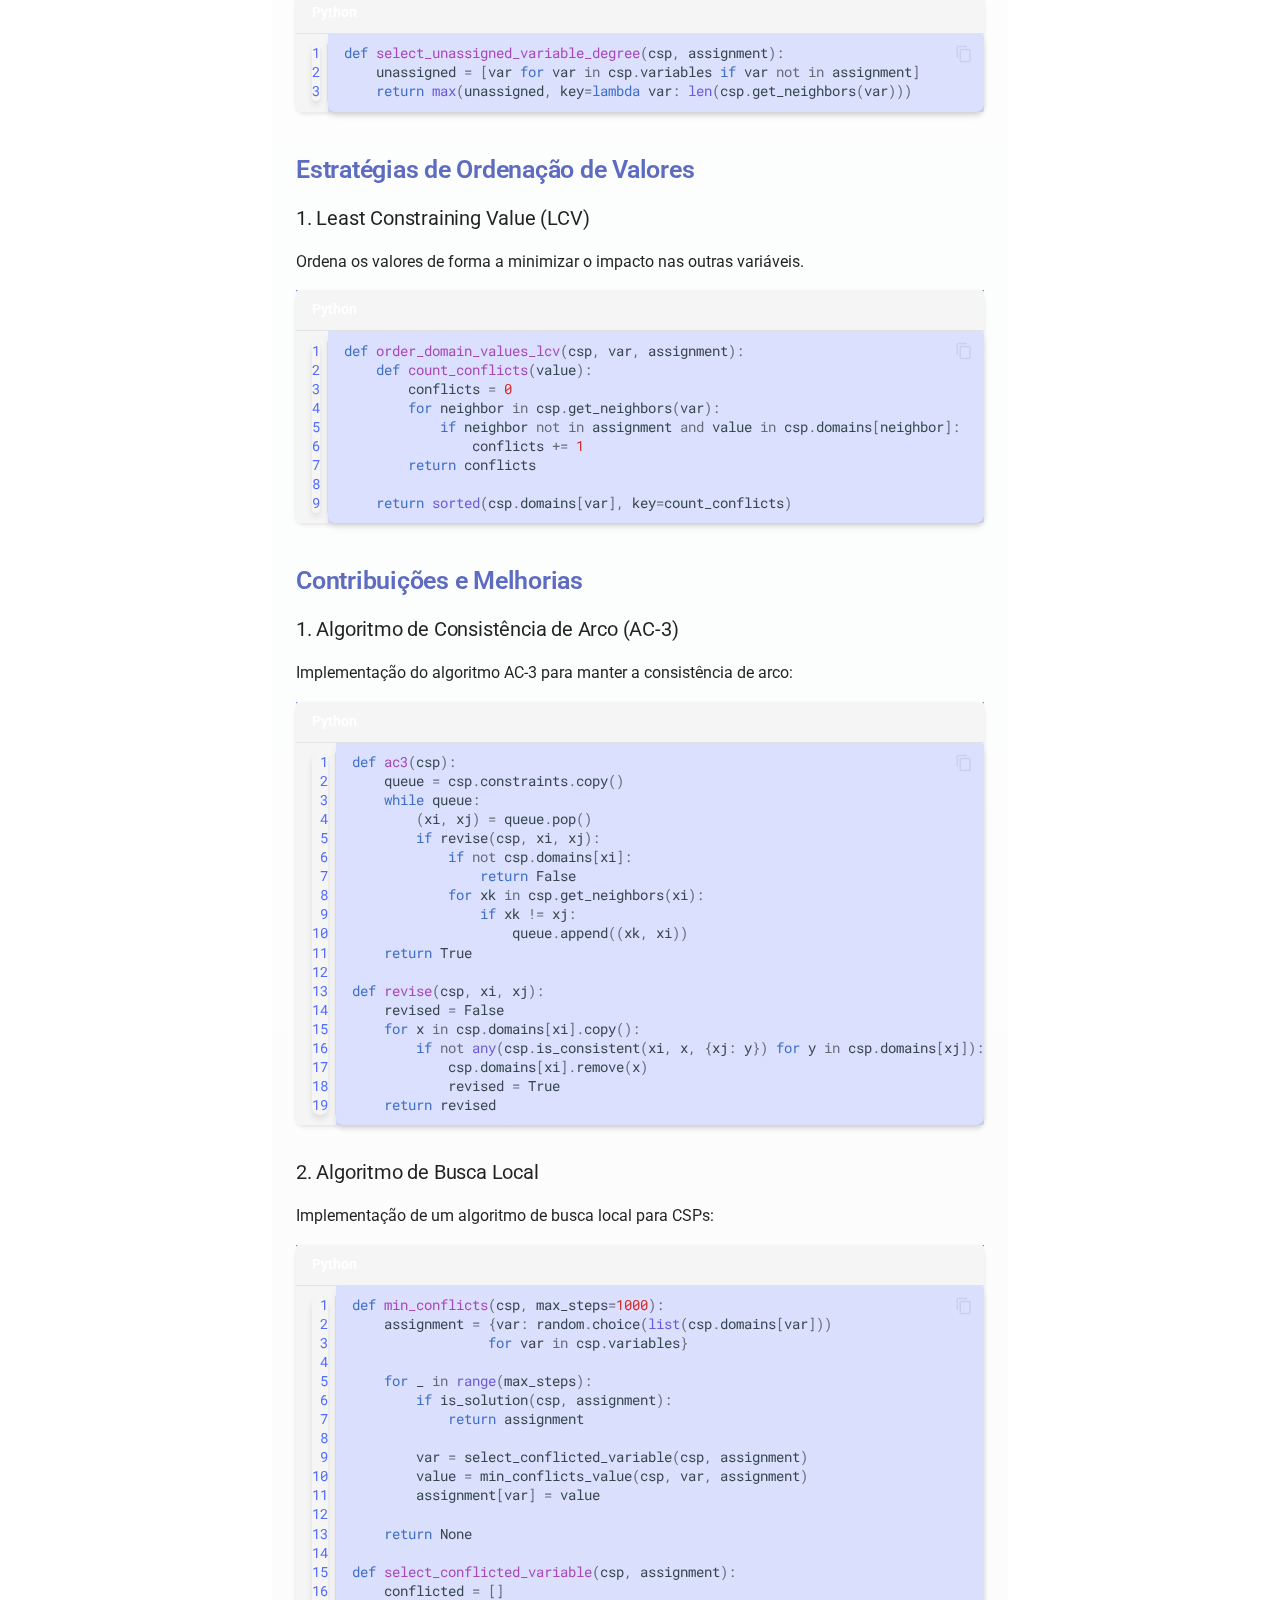
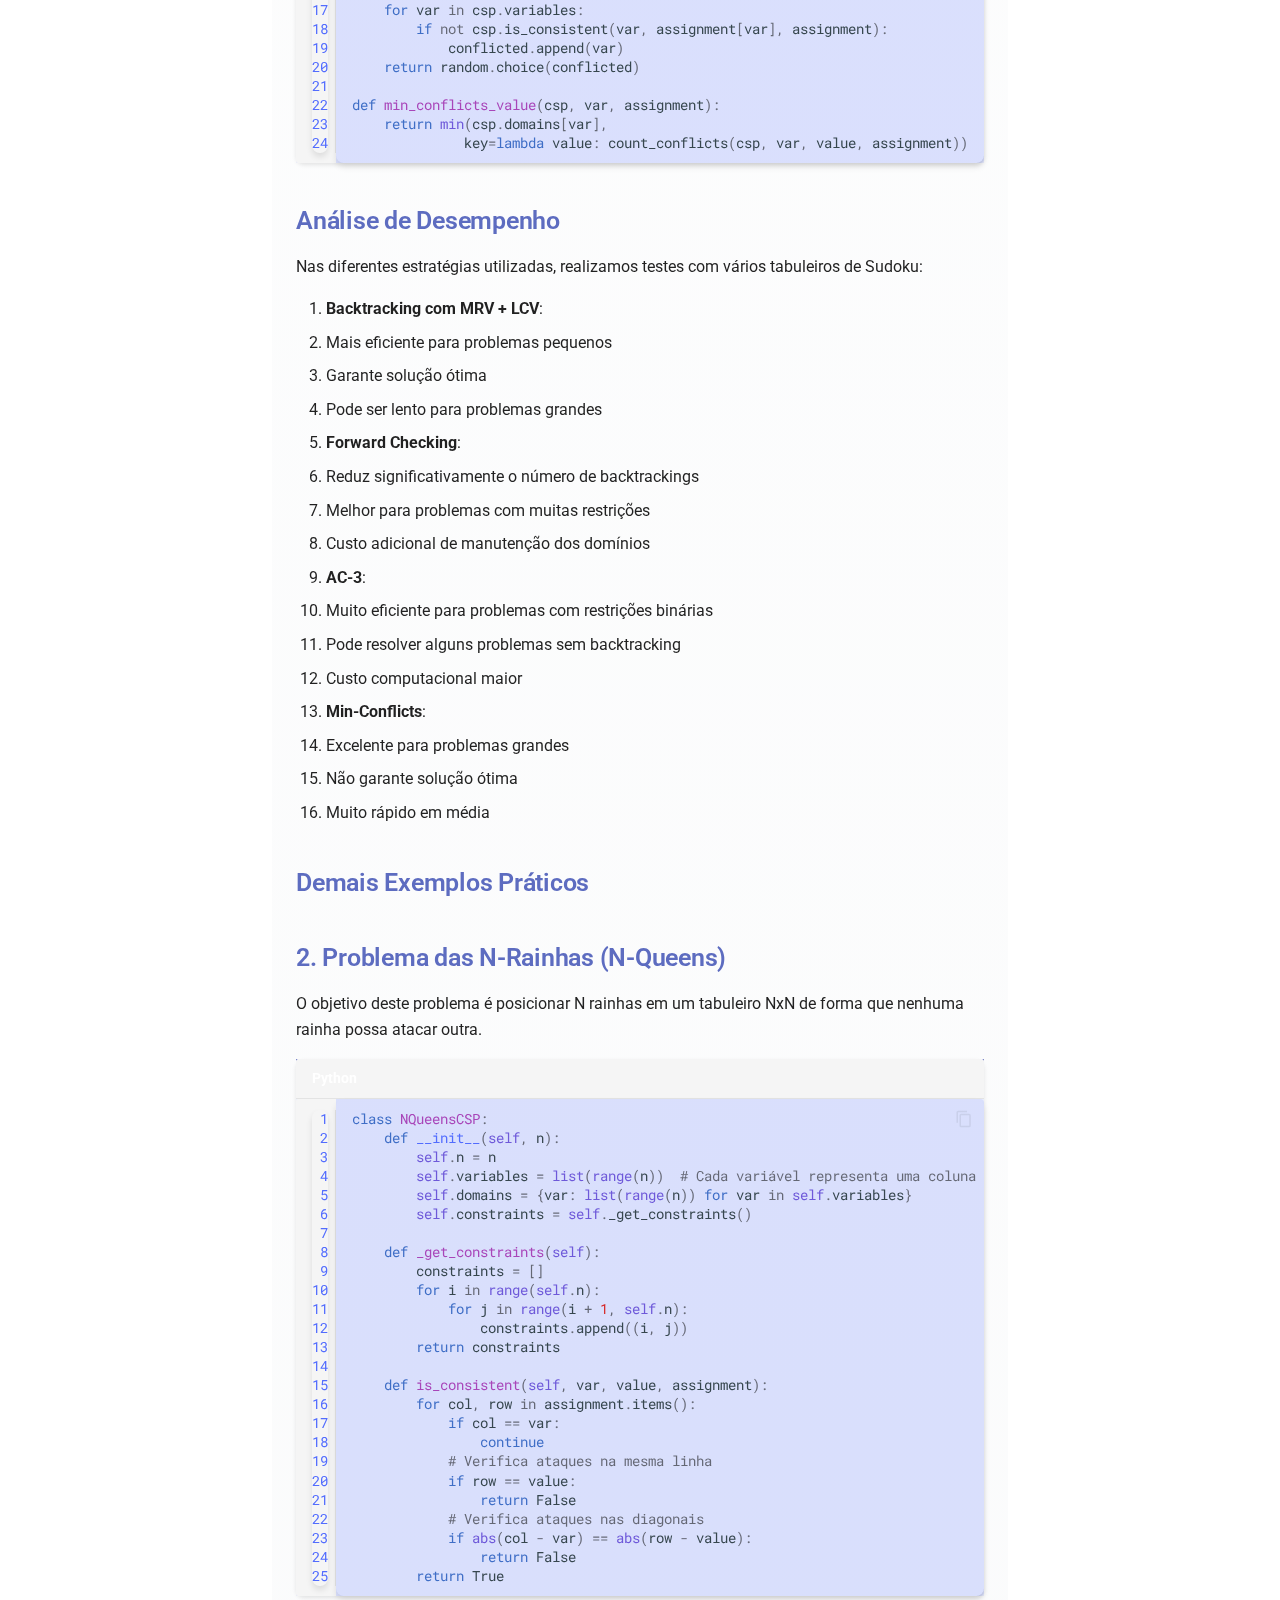
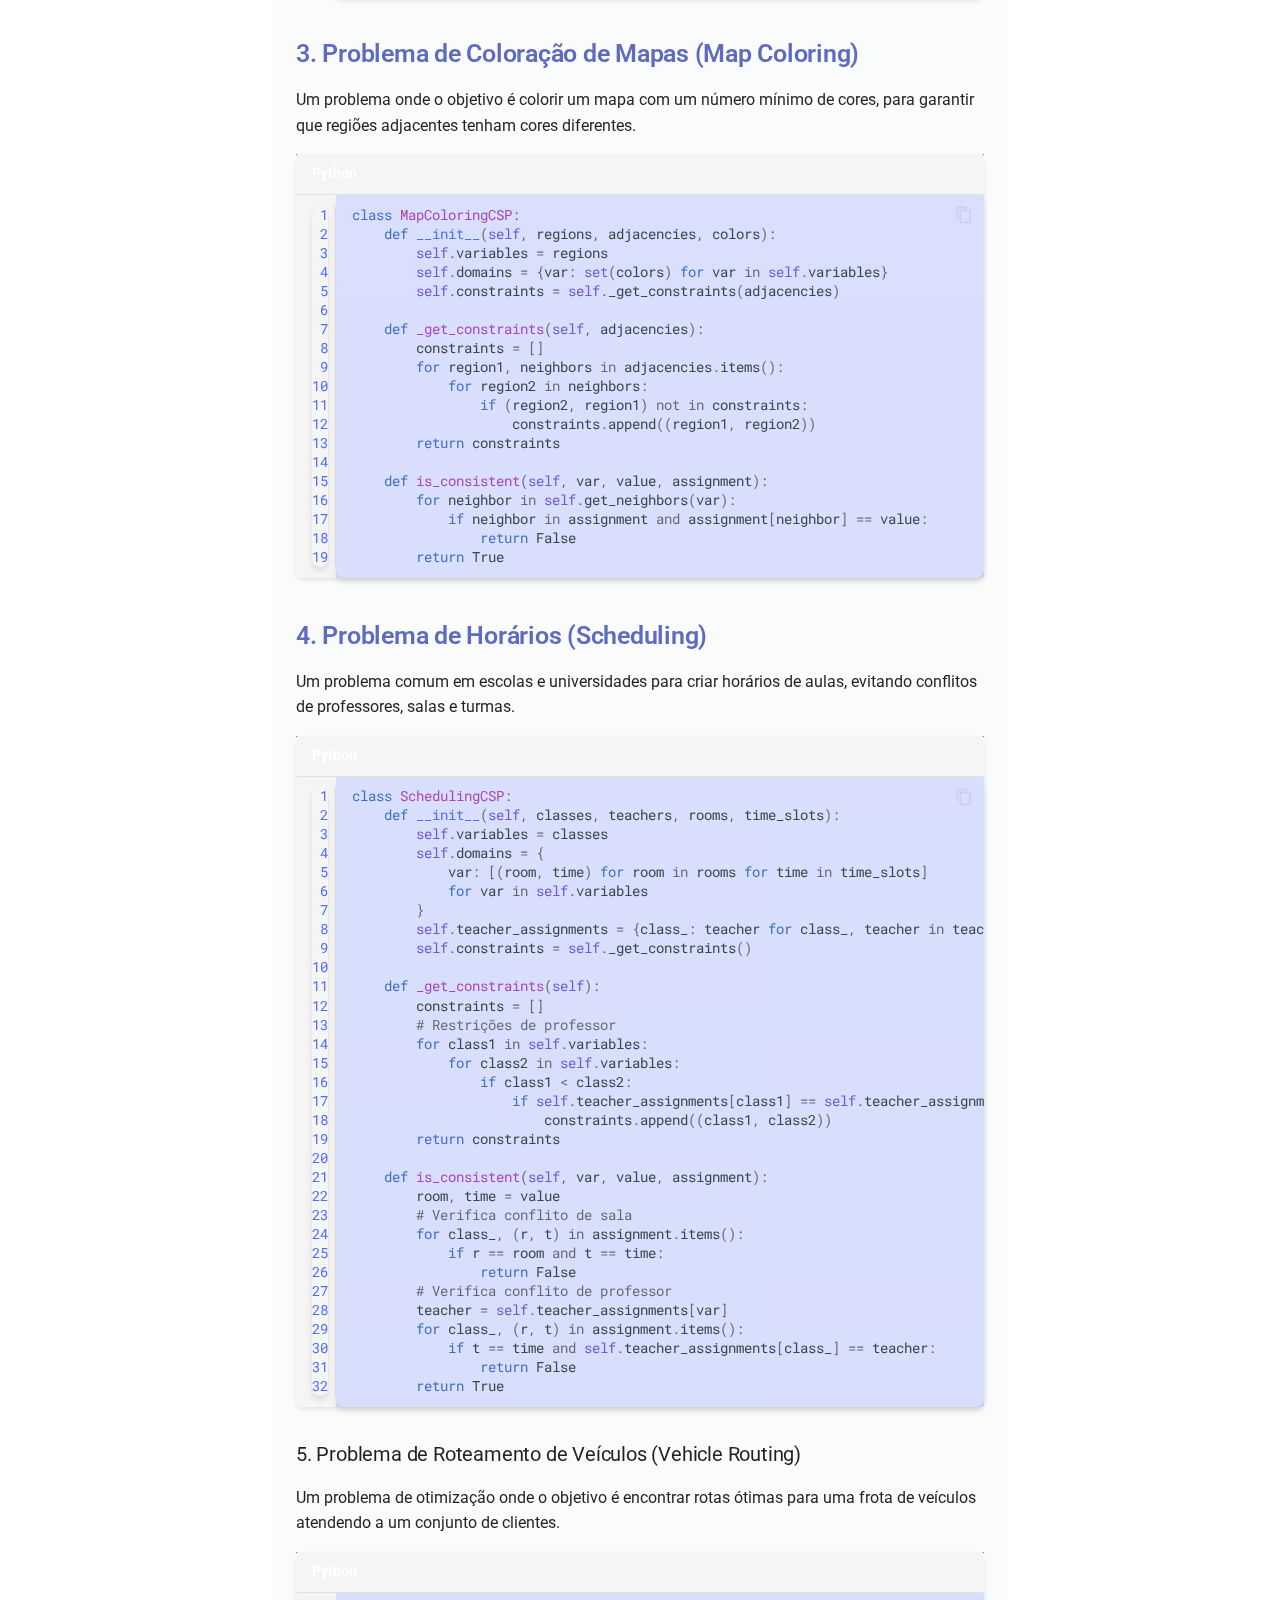
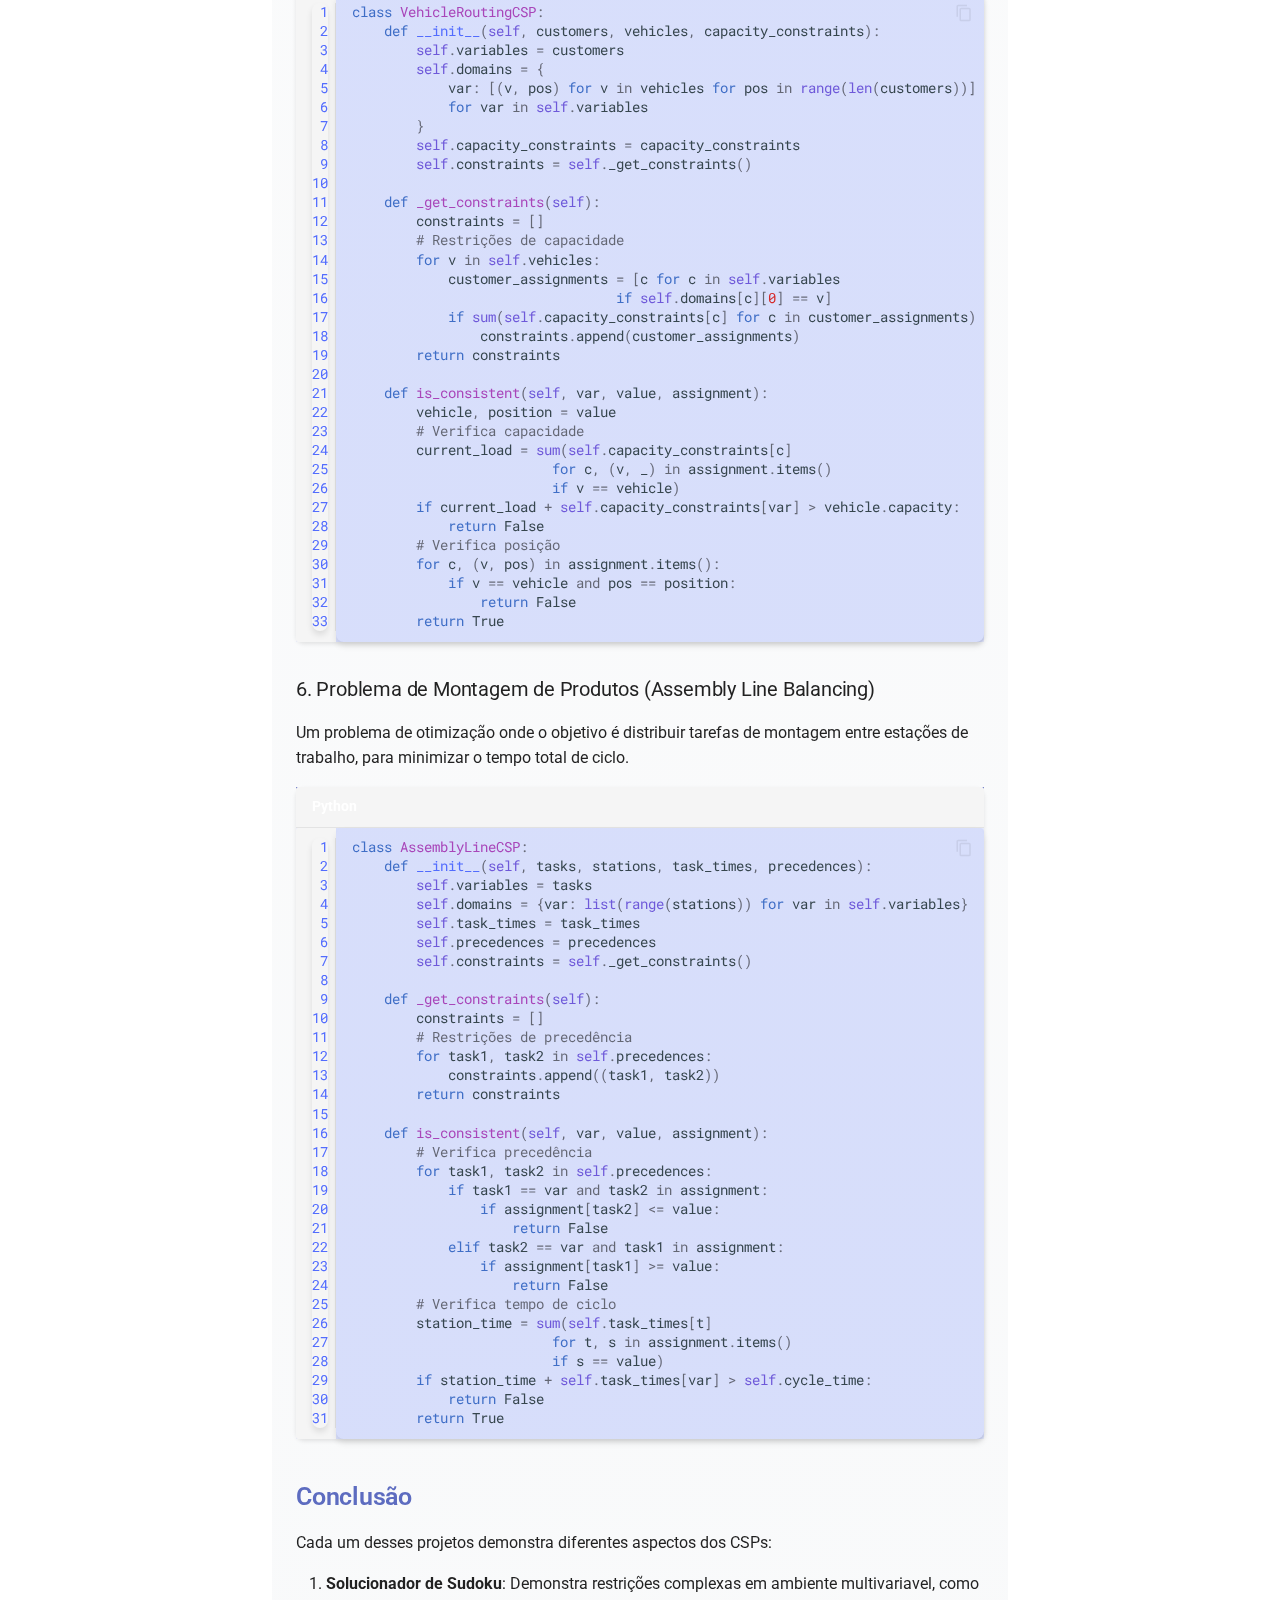
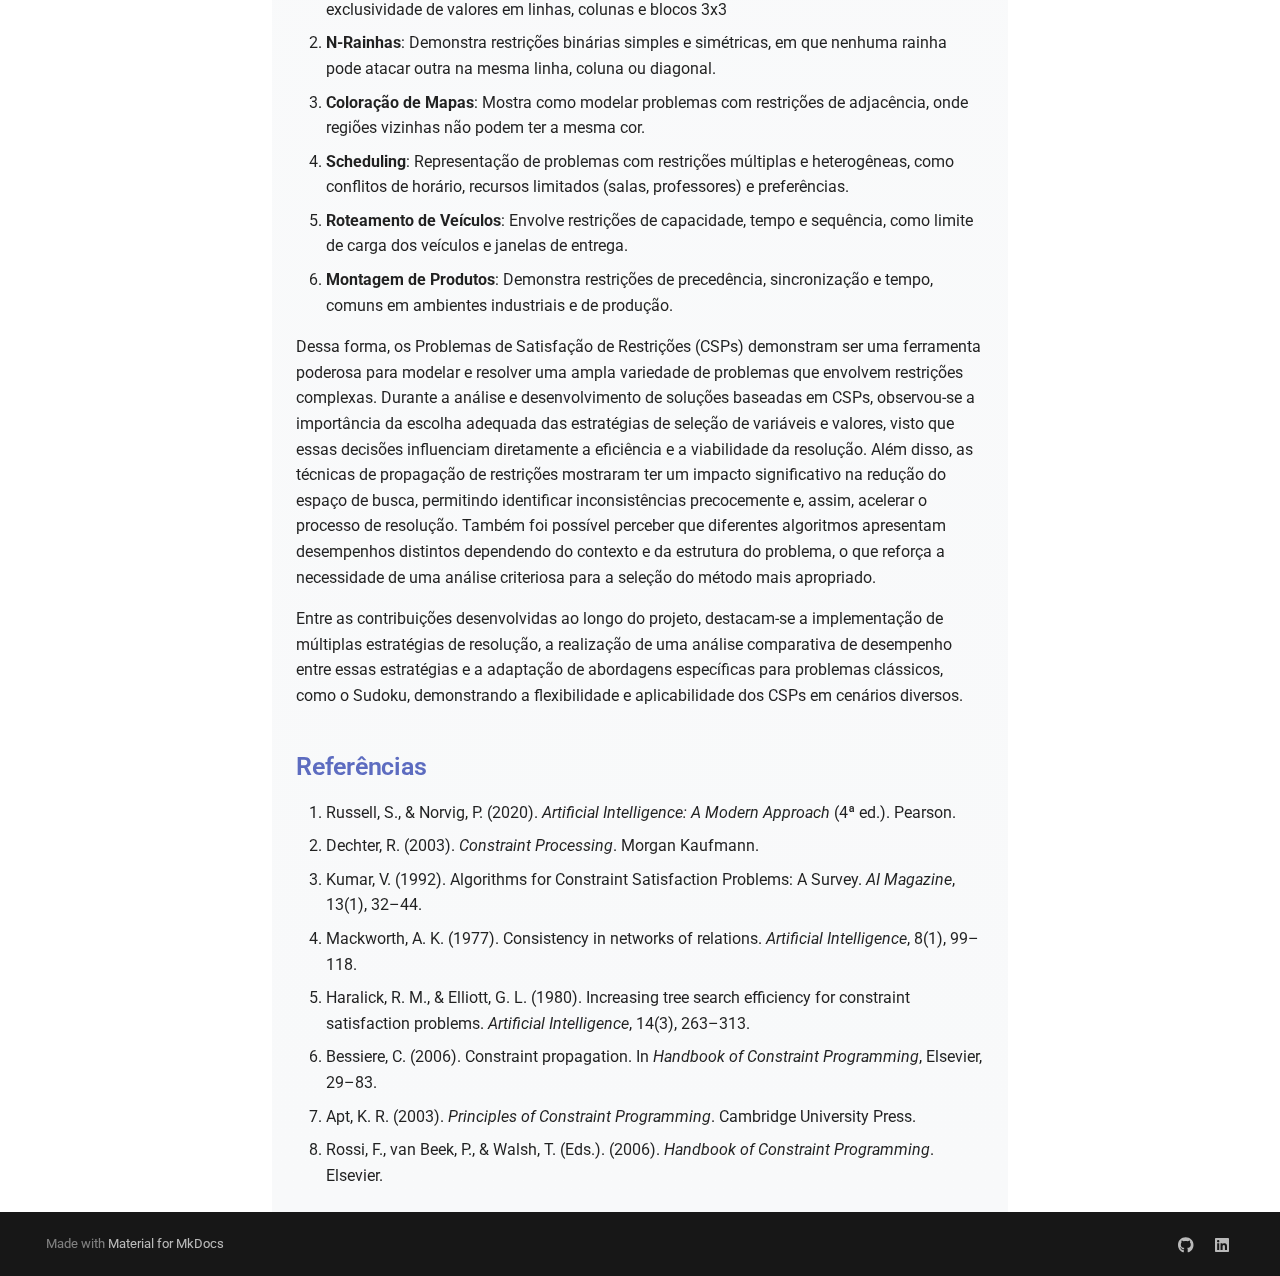
<file: portifolio-3/index.html>
<!doctype html>
<html lang="pt" class="no-js">
  <head>
    
      <meta charset="utf-8">
      <meta name="viewport" content="width=device-width,initial-scale=1">
      
      
      
      
        <link rel="prev" href="../portifolio-2/">
      
      
        <link rel="next" href="../portifolio-4/">
      
      
      <link rel="icon" href="../assets/images/favicon.png">
      <meta name="generator" content="mkdocs-1.6.1, mkdocs-material-9.6.15">
    
    
      
        <title>Portifolio 3 - Portifólio IA</title>
      
    
    
      <link rel="stylesheet" href="../assets/stylesheets/main.342714a4.min.css">
      
        
        <link rel="stylesheet" href="../assets/stylesheets/palette.06af60db.min.css">
      
      


    
    
      
    
    
      
        
        
        <link rel="preconnect" href="https://fonts.gstatic.com" crossorigin>
        <link rel="stylesheet" href="https://fonts.googleapis.com/css?family=Roboto:300,300i,400,400i,700,700i%7CRoboto+Mono:400,400i,700,700i&display=fallback">
        <style>:root{--md-text-font:"Roboto";--md-code-font:"Roboto Mono"}</style>
      
    
    
      <link rel="stylesheet" href="../stylesheets/extra.css">
    
    <script>__md_scope=new URL("..",location),__md_hash=e=>[...e].reduce(((e,_)=>(e<<5)-e+_.charCodeAt(0)),0),__md_get=(e,_=localStorage,t=__md_scope)=>JSON.parse(_.getItem(t.pathname+"."+e)),__md_set=(e,_,t=localStorage,a=__md_scope)=>{try{t.setItem(a.pathname+"."+e,JSON.stringify(_))}catch(e){}}</script>
    
      

    
    
    
  </head>
  
  
    
    
      
    
    
    
    
    <body dir="ltr" data-md-color-scheme="default" data-md-color-primary="indigo" data-md-color-accent="indigo">
  
    
    <input class="md-toggle" data-md-toggle="drawer" type="checkbox" id="__drawer" autocomplete="off">
    <input class="md-toggle" data-md-toggle="search" type="checkbox" id="__search" autocomplete="off">
    <label class="md-overlay" for="__drawer"></label>
    <div data-md-component="skip">
      
        
        <a href="#portfolio-3-constraint-satisfaction-problems-csp" class="md-skip">
          Pular para conteúdo
        </a>
      
    </div>
    <div data-md-component="announce">
      
    </div>
    
    
      

  

<header class="md-header md-header--shadow md-header--lifted" data-md-component="header">
  <nav class="md-header__inner md-grid" aria-label="Cabeçalho">
    <a href=".." title="Portifólio IA" class="md-header__button md-logo" aria-label="Portifólio IA" data-md-component="logo">
      
  
  <svg xmlns="http://www.w3.org/2000/svg" viewBox="0 0 24 24"><path d="M12 8a3 3 0 0 0 3-3 3 3 0 0 0-3-3 3 3 0 0 0-3 3 3 3 0 0 0 3 3m0 3.54C9.64 9.35 6.5 8 3 8v11c3.5 0 6.64 1.35 9 3.54 2.36-2.19 5.5-3.54 9-3.54V8c-3.5 0-6.64 1.35-9 3.54"/></svg>

    </a>
    <label class="md-header__button md-icon" for="__drawer">
      
      <svg xmlns="http://www.w3.org/2000/svg" viewBox="0 0 24 24"><path d="M3 6h18v2H3zm0 5h18v2H3zm0 5h18v2H3z"/></svg>
    </label>
    <div class="md-header__title" data-md-component="header-title">
      <div class="md-header__ellipsis">
        <div class="md-header__topic">
          <span class="md-ellipsis">
            Portifólio IA
          </span>
        </div>
        <div class="md-header__topic" data-md-component="header-topic">
          <span class="md-ellipsis">
            
              Portifolio 3
            
          </span>
        </div>
      </div>
    </div>
    
      
        <form class="md-header__option" data-md-component="palette">
  
    
    
    
    <input class="md-option" data-md-color-media="" data-md-color-scheme="default" data-md-color-primary="indigo" data-md-color-accent="indigo"  aria-label="Switch to dark mode"  type="radio" name="__palette" id="__palette_0">
    
      <label class="md-header__button md-icon" title="Switch to dark mode" for="__palette_1" hidden>
        <svg xmlns="http://www.w3.org/2000/svg" viewBox="0 0 24 24"><path d="M12 8a4 4 0 0 0-4 4 4 4 0 0 0 4 4 4 4 0 0 0 4-4 4 4 0 0 0-4-4m0 10a6 6 0 0 1-6-6 6 6 0 0 1 6-6 6 6 0 0 1 6 6 6 6 0 0 1-6 6m8-9.31V4h-4.69L12 .69 8.69 4H4v4.69L.69 12 4 15.31V20h4.69L12 23.31 15.31 20H20v-4.69L23.31 12z"/></svg>
      </label>
    
  
    
    
    
    <input class="md-option" data-md-color-media="" data-md-color-scheme="slate" data-md-color-primary="indigo" data-md-color-accent="indigo"  aria-label="Switch to light mode"  type="radio" name="__palette" id="__palette_1">
    
      <label class="md-header__button md-icon" title="Switch to light mode" for="__palette_0" hidden>
        <svg xmlns="http://www.w3.org/2000/svg" viewBox="0 0 24 24"><path d="M12 18c-.89 0-1.74-.2-2.5-.55C11.56 16.5 13 14.42 13 12s-1.44-4.5-3.5-5.45C10.26 6.2 11.11 6 12 6a6 6 0 0 1 6 6 6 6 0 0 1-6 6m8-9.31V4h-4.69L12 .69 8.69 4H4v4.69L.69 12 4 15.31V20h4.69L12 23.31 15.31 20H20v-4.69L23.31 12z"/></svg>
      </label>
    
  
</form>
      
    
    
      <script>var palette=__md_get("__palette");if(palette&&palette.color){if("(prefers-color-scheme)"===palette.color.media){var media=matchMedia("(prefers-color-scheme: light)"),input=document.querySelector(media.matches?"[data-md-color-media='(prefers-color-scheme: light)']":"[data-md-color-media='(prefers-color-scheme: dark)']");palette.color.media=input.getAttribute("data-md-color-media"),palette.color.scheme=input.getAttribute("data-md-color-scheme"),palette.color.primary=input.getAttribute("data-md-color-primary"),palette.color.accent=input.getAttribute("data-md-color-accent")}for(var[key,value]of Object.entries(palette.color))document.body.setAttribute("data-md-color-"+key,value)}</script>
    
    
    
      
      
        <label class="md-header__button md-icon" for="__search">
          
          <svg xmlns="http://www.w3.org/2000/svg" viewBox="0 0 24 24"><path d="M9.5 3A6.5 6.5 0 0 1 16 9.5c0 1.61-.59 3.09-1.56 4.23l.27.27h.79l5 5-1.5 1.5-5-5v-.79l-.27-.27A6.52 6.52 0 0 1 9.5 16 6.5 6.5 0 0 1 3 9.5 6.5 6.5 0 0 1 9.5 3m0 2C7 5 5 7 5 9.5S7 14 9.5 14 14 12 14 9.5 12 5 9.5 5"/></svg>
        </label>
        <div class="md-search" data-md-component="search" role="dialog">
  <label class="md-search__overlay" for="__search"></label>
  <div class="md-search__inner" role="search">
    <form class="md-search__form" name="search">
      <input type="text" class="md-search__input" name="query" aria-label="Buscar" placeholder="Buscar" autocapitalize="off" autocorrect="off" autocomplete="off" spellcheck="false" data-md-component="search-query" required>
      <label class="md-search__icon md-icon" for="__search">
        
        <svg xmlns="http://www.w3.org/2000/svg" viewBox="0 0 24 24"><path d="M9.5 3A6.5 6.5 0 0 1 16 9.5c0 1.61-.59 3.09-1.56 4.23l.27.27h.79l5 5-1.5 1.5-5-5v-.79l-.27-.27A6.52 6.52 0 0 1 9.5 16 6.5 6.5 0 0 1 3 9.5 6.5 6.5 0 0 1 9.5 3m0 2C7 5 5 7 5 9.5S7 14 9.5 14 14 12 14 9.5 12 5 9.5 5"/></svg>
        
        <svg xmlns="http://www.w3.org/2000/svg" viewBox="0 0 24 24"><path d="M20 11v2H8l5.5 5.5-1.42 1.42L4.16 12l7.92-7.92L13.5 5.5 8 11z"/></svg>
      </label>
      <nav class="md-search__options" aria-label="Pesquisar">
        
          <a href="javascript:void(0)" class="md-search__icon md-icon" title="Compartilhar" aria-label="Compartilhar" data-clipboard data-clipboard-text="" data-md-component="search-share" tabindex="-1">
            
            <svg xmlns="http://www.w3.org/2000/svg" viewBox="0 0 24 24"><path d="M18 16.08c-.76 0-1.44.3-1.96.77L8.91 12.7c.05-.23.09-.46.09-.7s-.04-.47-.09-.7l7.05-4.11c.54.5 1.25.81 2.04.81a3 3 0 0 0 3-3 3 3 0 0 0-3-3 3 3 0 0 0-3 3c0 .24.04.47.09.7L8.04 9.81C7.5 9.31 6.79 9 6 9a3 3 0 0 0-3 3 3 3 0 0 0 3 3c.79 0 1.5-.31 2.04-.81l7.12 4.15c-.05.21-.08.43-.08.66 0 1.61 1.31 2.91 2.92 2.91s2.92-1.3 2.92-2.91A2.92 2.92 0 0 0 18 16.08"/></svg>
          </a>
        
        <button type="reset" class="md-search__icon md-icon" title="Limpar" aria-label="Limpar" tabindex="-1">
          
          <svg xmlns="http://www.w3.org/2000/svg" viewBox="0 0 24 24"><path d="M19 6.41 17.59 5 12 10.59 6.41 5 5 6.41 10.59 12 5 17.59 6.41 19 12 13.41 17.59 19 19 17.59 13.41 12z"/></svg>
        </button>
      </nav>
      
    </form>
    <div class="md-search__output">
      <div class="md-search__scrollwrap" tabindex="0" data-md-scrollfix>
        <div class="md-search-result" data-md-component="search-result">
          <div class="md-search-result__meta">
            Inicializando busca
          </div>
          <ol class="md-search-result__list" role="presentation"></ol>
        </div>
      </div>
    </div>
  </div>
</div>
      
    
    
      <div class="md-header__source">
        <a href="https://github.com/JeffersonSenaa/portifolio-IA" title="Ir para repositório" class="md-source" data-md-component="source">
  <div class="md-source__icon md-icon">
    
    <svg xmlns="http://www.w3.org/2000/svg" viewBox="0 0 496 512"><!--! Font Awesome Free 6.7.2 by @fontawesome - https://fontawesome.com License - https://fontawesome.com/license/free (Icons: CC BY 4.0, Fonts: SIL OFL 1.1, Code: MIT License) Copyright 2024 Fonticons, Inc.--><path d="M165.9 397.4c0 2-2.3 3.6-5.2 3.6-3.3.3-5.6-1.3-5.6-3.6 0-2 2.3-3.6 5.2-3.6 3-.3 5.6 1.3 5.6 3.6m-31.1-4.5c-.7 2 1.3 4.3 4.3 4.9 2.6 1 5.6 0 6.2-2s-1.3-4.3-4.3-5.2c-2.6-.7-5.5.3-6.2 2.3m44.2-1.7c-2.9.7-4.9 2.6-4.6 4.9.3 2 2.9 3.3 5.9 2.6 2.9-.7 4.9-2.6 4.6-4.6-.3-1.9-3-3.2-5.9-2.9M244.8 8C106.1 8 0 113.3 0 252c0 110.9 69.8 205.8 169.5 239.2 12.8 2.3 17.3-5.6 17.3-12.1 0-6.2-.3-40.4-.3-61.4 0 0-70 15-84.7-29.8 0 0-11.4-29.1-27.8-36.6 0 0-22.9-15.7 1.6-15.4 0 0 24.9 2 38.6 25.8 21.9 38.6 58.6 27.5 72.9 20.9 2.3-16 8.8-27.1 16-33.7-55.9-6.2-112.3-14.3-112.3-110.5 0-27.5 7.6-41.3 23.6-58.9-2.6-6.5-11.1-33.3 2.6-67.9 20.9-6.5 69 27 69 27 20-5.6 41.5-8.5 62.8-8.5s42.8 2.9 62.8 8.5c0 0 48.1-33.6 69-27 13.7 34.7 5.2 61.4 2.6 67.9 16 17.7 25.8 31.5 25.8 58.9 0 96.5-58.9 104.2-114.8 110.5 9.2 7.9 17 22.9 17 46.4 0 33.7-.3 75.4-.3 83.6 0 6.5 4.6 14.4 17.3 12.1C428.2 457.8 496 362.9 496 252 496 113.3 383.5 8 244.8 8M97.2 352.9c-1.3 1-1 3.3.7 5.2 1.6 1.6 3.9 2.3 5.2 1 1.3-1 1-3.3-.7-5.2-1.6-1.6-3.9-2.3-5.2-1m-10.8-8.1c-.7 1.3.3 2.9 2.3 3.9 1.6 1 3.6.7 4.3-.7.7-1.3-.3-2.9-2.3-3.9-2-.6-3.6-.3-4.3.7m32.4 35.6c-1.6 1.3-1 4.3 1.3 6.2 2.3 2.3 5.2 2.6 6.5 1 1.3-1.3.7-4.3-1.3-6.2-2.2-2.3-5.2-2.6-6.5-1m-11.4-14.7c-1.6 1-1.6 3.6 0 5.9s4.3 3.3 5.6 2.3c1.6-1.3 1.6-3.9 0-6.2-1.4-2.3-4-3.3-5.6-2"/></svg>
  </div>
  <div class="md-source__repository">
    portifolio-IA
  </div>
</a>
      </div>
    
  </nav>
  
    
      
<nav class="md-tabs" aria-label="Abas" data-md-component="tabs">
  <div class="md-grid">
    <ul class="md-tabs__list">
      
        
  
  
  
  
    <li class="md-tabs__item">
      <a href=".." class="md-tabs__link">
        
  
  
    
  
  Home

      </a>
    </li>
  

      
        
  
  
  
  
    <li class="md-tabs__item">
      <a href="../portifolio-2/" class="md-tabs__link">
        
  
  
    
  
  Portifolio 2

      </a>
    </li>
  

      
        
  
  
  
    
  
  
    <li class="md-tabs__item md-tabs__item--active">
      <a href="./" class="md-tabs__link">
        
  
  
    
  
  Portifolio 3

      </a>
    </li>
  

      
        
  
  
  
  
    <li class="md-tabs__item">
      <a href="../portifolio-4/" class="md-tabs__link">
        
  
  
    
  
  Portifolio 4

      </a>
    </li>
  

      
        
  
  
  
  
    <li class="md-tabs__item">
      <a href="../portifolio-5/" class="md-tabs__link">
        
  
  
    
  
  Portifolio 5

      </a>
    </li>
  

      
    </ul>
  </div>
</nav>
    
  
</header>
    
    <div class="md-container" data-md-component="container">
      
      
        
      
      <main class="md-main" data-md-component="main">
        <div class="md-main__inner md-grid">
          
            
              
              <div class="md-sidebar md-sidebar--primary" data-md-component="sidebar" data-md-type="navigation" >
                <div class="md-sidebar__scrollwrap">
                  <div class="md-sidebar__inner">
                    


  


<nav class="md-nav md-nav--primary md-nav--lifted" aria-label="Navegação" data-md-level="0">
  <label class="md-nav__title" for="__drawer">
    <a href=".." title="Portifólio IA" class="md-nav__button md-logo" aria-label="Portifólio IA" data-md-component="logo">
      
  
  <svg xmlns="http://www.w3.org/2000/svg" viewBox="0 0 24 24"><path d="M12 8a3 3 0 0 0 3-3 3 3 0 0 0-3-3 3 3 0 0 0-3 3 3 3 0 0 0 3 3m0 3.54C9.64 9.35 6.5 8 3 8v11c3.5 0 6.64 1.35 9 3.54 2.36-2.19 5.5-3.54 9-3.54V8c-3.5 0-6.64 1.35-9 3.54"/></svg>

    </a>
    Portifólio IA
  </label>
  
    <div class="md-nav__source">
      <a href="https://github.com/JeffersonSenaa/portifolio-IA" title="Ir para repositório" class="md-source" data-md-component="source">
  <div class="md-source__icon md-icon">
    
    <svg xmlns="http://www.w3.org/2000/svg" viewBox="0 0 496 512"><!--! Font Awesome Free 6.7.2 by @fontawesome - https://fontawesome.com License - https://fontawesome.com/license/free (Icons: CC BY 4.0, Fonts: SIL OFL 1.1, Code: MIT License) Copyright 2024 Fonticons, Inc.--><path d="M165.9 397.4c0 2-2.3 3.6-5.2 3.6-3.3.3-5.6-1.3-5.6-3.6 0-2 2.3-3.6 5.2-3.6 3-.3 5.6 1.3 5.6 3.6m-31.1-4.5c-.7 2 1.3 4.3 4.3 4.9 2.6 1 5.6 0 6.2-2s-1.3-4.3-4.3-5.2c-2.6-.7-5.5.3-6.2 2.3m44.2-1.7c-2.9.7-4.9 2.6-4.6 4.9.3 2 2.9 3.3 5.9 2.6 2.9-.7 4.9-2.6 4.6-4.6-.3-1.9-3-3.2-5.9-2.9M244.8 8C106.1 8 0 113.3 0 252c0 110.9 69.8 205.8 169.5 239.2 12.8 2.3 17.3-5.6 17.3-12.1 0-6.2-.3-40.4-.3-61.4 0 0-70 15-84.7-29.8 0 0-11.4-29.1-27.8-36.6 0 0-22.9-15.7 1.6-15.4 0 0 24.9 2 38.6 25.8 21.9 38.6 58.6 27.5 72.9 20.9 2.3-16 8.8-27.1 16-33.7-55.9-6.2-112.3-14.3-112.3-110.5 0-27.5 7.6-41.3 23.6-58.9-2.6-6.5-11.1-33.3 2.6-67.9 20.9-6.5 69 27 69 27 20-5.6 41.5-8.5 62.8-8.5s42.8 2.9 62.8 8.5c0 0 48.1-33.6 69-27 13.7 34.7 5.2 61.4 2.6 67.9 16 17.7 25.8 31.5 25.8 58.9 0 96.5-58.9 104.2-114.8 110.5 9.2 7.9 17 22.9 17 46.4 0 33.7-.3 75.4-.3 83.6 0 6.5 4.6 14.4 17.3 12.1C428.2 457.8 496 362.9 496 252 496 113.3 383.5 8 244.8 8M97.2 352.9c-1.3 1-1 3.3.7 5.2 1.6 1.6 3.9 2.3 5.2 1 1.3-1 1-3.3-.7-5.2-1.6-1.6-3.9-2.3-5.2-1m-10.8-8.1c-.7 1.3.3 2.9 2.3 3.9 1.6 1 3.6.7 4.3-.7.7-1.3-.3-2.9-2.3-3.9-2-.6-3.6-.3-4.3.7m32.4 35.6c-1.6 1.3-1 4.3 1.3 6.2 2.3 2.3 5.2 2.6 6.5 1 1.3-1.3.7-4.3-1.3-6.2-2.2-2.3-5.2-2.6-6.5-1m-11.4-14.7c-1.6 1-1.6 3.6 0 5.9s4.3 3.3 5.6 2.3c1.6-1.3 1.6-3.9 0-6.2-1.4-2.3-4-3.3-5.6-2"/></svg>
  </div>
  <div class="md-source__repository">
    portifolio-IA
  </div>
</a>
    </div>
  
  <ul class="md-nav__list" data-md-scrollfix>
    
      
      
  
  
  
  
    <li class="md-nav__item">
      <a href=".." class="md-nav__link">
        
  
  
  <span class="md-ellipsis">
    Home
    
  </span>
  

      </a>
    </li>
  

    
      
      
  
  
  
  
    <li class="md-nav__item">
      <a href="../portifolio-2/" class="md-nav__link">
        
  
  
  <span class="md-ellipsis">
    Portifolio 2
    
  </span>
  

      </a>
    </li>
  

    
      
      
  
  
    
  
  
  
    <li class="md-nav__item md-nav__item--active">
      
      <input class="md-nav__toggle md-toggle" type="checkbox" id="__toc">
      
      
        
      
      
        <label class="md-nav__link md-nav__link--active" for="__toc">
          
  
  
  <span class="md-ellipsis">
    Portifolio 3
    
  </span>
  

          <span class="md-nav__icon md-icon"></span>
        </label>
      
      <a href="./" class="md-nav__link md-nav__link--active">
        
  
  
  <span class="md-ellipsis">
    Portifolio 3
    
  </span>
  

      </a>
      
        

<nav class="md-nav md-nav--secondary" aria-label="Índice">
  
  
  
    
  
  
    <label class="md-nav__title" for="__toc">
      <span class="md-nav__icon md-icon"></span>
      Índice
    </label>
    <ul class="md-nav__list" data-md-component="toc" data-md-scrollfix>
      
        <li class="md-nav__item">
  <a href="#introducao-aos-csps" class="md-nav__link">
    <span class="md-ellipsis">
      Introdução aos CSPs
    </span>
  </a>
  
</li>
      
        <li class="md-nav__item">
  <a href="#11-exemplo-pratico-solucionador-de-sudoku-simples-usando-csp" class="md-nav__link">
    <span class="md-ellipsis">
      1.1 Exemplo Prático: Solucionador de Sudoku Simples usando CSP
    </span>
  </a>
  
</li>
      
        <li class="md-nav__item">
  <a href="#estrategias-de-resolucao-de-csps" class="md-nav__link">
    <span class="md-ellipsis">
      Estratégias de Resolução de CSPs
    </span>
  </a>
  
    <nav class="md-nav" aria-label="Estratégias de Resolução de CSPs">
      <ul class="md-nav__list">
        
          <li class="md-nav__item">
  <a href="#1-backtracking-search" class="md-nav__link">
    <span class="md-ellipsis">
      1. Backtracking Search
    </span>
  </a>
  
</li>
        
          <li class="md-nav__item">
  <a href="#2-forward-checking" class="md-nav__link">
    <span class="md-ellipsis">
      2. Forward Checking
    </span>
  </a>
  
</li>
        
      </ul>
    </nav>
  
</li>
      
        <li class="md-nav__item">
  <a href="#estrategias-de-selecao-de-variaveis" class="md-nav__link">
    <span class="md-ellipsis">
      Estratégias de Seleção de Variáveis
    </span>
  </a>
  
    <nav class="md-nav" aria-label="Estratégias de Seleção de Variáveis">
      <ul class="md-nav__list">
        
          <li class="md-nav__item">
  <a href="#1-minimum-remaining-values-mrv" class="md-nav__link">
    <span class="md-ellipsis">
      1. Minimum Remaining Values (MRV)
    </span>
  </a>
  
</li>
        
          <li class="md-nav__item">
  <a href="#2-degree-heuristic" class="md-nav__link">
    <span class="md-ellipsis">
      2. Degree Heuristic
    </span>
  </a>
  
</li>
        
      </ul>
    </nav>
  
</li>
      
        <li class="md-nav__item">
  <a href="#estrategias-de-ordenacao-de-valores" class="md-nav__link">
    <span class="md-ellipsis">
      Estratégias de Ordenação de Valores
    </span>
  </a>
  
    <nav class="md-nav" aria-label="Estratégias de Ordenação de Valores">
      <ul class="md-nav__list">
        
          <li class="md-nav__item">
  <a href="#1-least-constraining-value-lcv" class="md-nav__link">
    <span class="md-ellipsis">
      1. Least Constraining Value (LCV)
    </span>
  </a>
  
</li>
        
      </ul>
    </nav>
  
</li>
      
        <li class="md-nav__item">
  <a href="#contribuicoes-e-melhorias" class="md-nav__link">
    <span class="md-ellipsis">
      Contribuições e Melhorias
    </span>
  </a>
  
    <nav class="md-nav" aria-label="Contribuições e Melhorias">
      <ul class="md-nav__list">
        
          <li class="md-nav__item">
  <a href="#1-algoritmo-de-consistencia-de-arco-ac-3" class="md-nav__link">
    <span class="md-ellipsis">
      1. Algoritmo de Consistência de Arco (AC-3)
    </span>
  </a>
  
</li>
        
          <li class="md-nav__item">
  <a href="#2-algoritmo-de-busca-local" class="md-nav__link">
    <span class="md-ellipsis">
      2. Algoritmo de Busca Local
    </span>
  </a>
  
</li>
        
      </ul>
    </nav>
  
</li>
      
        <li class="md-nav__item">
  <a href="#analise-de-desempenho" class="md-nav__link">
    <span class="md-ellipsis">
      Análise de Desempenho
    </span>
  </a>
  
</li>
      
        <li class="md-nav__item">
  <a href="#demais-exemplos-praticos" class="md-nav__link">
    <span class="md-ellipsis">
      Demais Exemplos Práticos
    </span>
  </a>
  
</li>
      
        <li class="md-nav__item">
  <a href="#2-problema-das-n-rainhas-n-queens" class="md-nav__link">
    <span class="md-ellipsis">
      2. Problema das N-Rainhas (N-Queens)
    </span>
  </a>
  
</li>
      
        <li class="md-nav__item">
  <a href="#3-problema-de-coloracao-de-mapas-map-coloring" class="md-nav__link">
    <span class="md-ellipsis">
      3. Problema de Coloração de Mapas (Map Coloring)
    </span>
  </a>
  
</li>
      
        <li class="md-nav__item">
  <a href="#4-problema-de-horarios-scheduling" class="md-nav__link">
    <span class="md-ellipsis">
      4. Problema de Horários (Scheduling)
    </span>
  </a>
  
    <nav class="md-nav" aria-label="4. Problema de Horários (Scheduling)">
      <ul class="md-nav__list">
        
          <li class="md-nav__item">
  <a href="#5-problema-de-roteamento-de-veiculos-vehicle-routing" class="md-nav__link">
    <span class="md-ellipsis">
      5. Problema de Roteamento de Veículos (Vehicle Routing)
    </span>
  </a>
  
</li>
        
          <li class="md-nav__item">
  <a href="#6-problema-de-montagem-de-produtos-assembly-line-balancing" class="md-nav__link">
    <span class="md-ellipsis">
      6. Problema de Montagem de Produtos (Assembly Line Balancing)
    </span>
  </a>
  
</li>
        
      </ul>
    </nav>
  
</li>
      
        <li class="md-nav__item">
  <a href="#conclusao" class="md-nav__link">
    <span class="md-ellipsis">
      Conclusão
    </span>
  </a>
  
</li>
      
        <li class="md-nav__item">
  <a href="#referencias" class="md-nav__link">
    <span class="md-ellipsis">
      Referências
    </span>
  </a>
  
</li>
      
    </ul>
  
</nav>
      
    </li>
  

    
      
      
  
  
  
  
    <li class="md-nav__item">
      <a href="../portifolio-4/" class="md-nav__link">
        
  
  
  <span class="md-ellipsis">
    Portifolio 4
    
  </span>
  

      </a>
    </li>
  

    
      
      
  
  
  
  
    <li class="md-nav__item">
      <a href="../portifolio-5/" class="md-nav__link">
        
  
  
  <span class="md-ellipsis">
    Portifolio 5
    
  </span>
  

      </a>
    </li>
  

    
  </ul>
</nav>
                  </div>
                </div>
              </div>
            
            
              
              <div class="md-sidebar md-sidebar--secondary" data-md-component="sidebar" data-md-type="toc" >
                <div class="md-sidebar__scrollwrap">
                  <div class="md-sidebar__inner">
                    

<nav class="md-nav md-nav--secondary" aria-label="Índice">
  
  
  
    
  
  
    <label class="md-nav__title" for="__toc">
      <span class="md-nav__icon md-icon"></span>
      Índice
    </label>
    <ul class="md-nav__list" data-md-component="toc" data-md-scrollfix>
      
        <li class="md-nav__item">
  <a href="#introducao-aos-csps" class="md-nav__link">
    <span class="md-ellipsis">
      Introdução aos CSPs
    </span>
  </a>
  
</li>
      
        <li class="md-nav__item">
  <a href="#11-exemplo-pratico-solucionador-de-sudoku-simples-usando-csp" class="md-nav__link">
    <span class="md-ellipsis">
      1.1 Exemplo Prático: Solucionador de Sudoku Simples usando CSP
    </span>
  </a>
  
</li>
      
        <li class="md-nav__item">
  <a href="#estrategias-de-resolucao-de-csps" class="md-nav__link">
    <span class="md-ellipsis">
      Estratégias de Resolução de CSPs
    </span>
  </a>
  
    <nav class="md-nav" aria-label="Estratégias de Resolução de CSPs">
      <ul class="md-nav__list">
        
          <li class="md-nav__item">
  <a href="#1-backtracking-search" class="md-nav__link">
    <span class="md-ellipsis">
      1. Backtracking Search
    </span>
  </a>
  
</li>
        
          <li class="md-nav__item">
  <a href="#2-forward-checking" class="md-nav__link">
    <span class="md-ellipsis">
      2. Forward Checking
    </span>
  </a>
  
</li>
        
      </ul>
    </nav>
  
</li>
      
        <li class="md-nav__item">
  <a href="#estrategias-de-selecao-de-variaveis" class="md-nav__link">
    <span class="md-ellipsis">
      Estratégias de Seleção de Variáveis
    </span>
  </a>
  
    <nav class="md-nav" aria-label="Estratégias de Seleção de Variáveis">
      <ul class="md-nav__list">
        
          <li class="md-nav__item">
  <a href="#1-minimum-remaining-values-mrv" class="md-nav__link">
    <span class="md-ellipsis">
      1. Minimum Remaining Values (MRV)
    </span>
  </a>
  
</li>
        
          <li class="md-nav__item">
  <a href="#2-degree-heuristic" class="md-nav__link">
    <span class="md-ellipsis">
      2. Degree Heuristic
    </span>
  </a>
  
</li>
        
      </ul>
    </nav>
  
</li>
      
        <li class="md-nav__item">
  <a href="#estrategias-de-ordenacao-de-valores" class="md-nav__link">
    <span class="md-ellipsis">
      Estratégias de Ordenação de Valores
    </span>
  </a>
  
    <nav class="md-nav" aria-label="Estratégias de Ordenação de Valores">
      <ul class="md-nav__list">
        
          <li class="md-nav__item">
  <a href="#1-least-constraining-value-lcv" class="md-nav__link">
    <span class="md-ellipsis">
      1. Least Constraining Value (LCV)
    </span>
  </a>
  
</li>
        
      </ul>
    </nav>
  
</li>
      
        <li class="md-nav__item">
  <a href="#contribuicoes-e-melhorias" class="md-nav__link">
    <span class="md-ellipsis">
      Contribuições e Melhorias
    </span>
  </a>
  
    <nav class="md-nav" aria-label="Contribuições e Melhorias">
      <ul class="md-nav__list">
        
          <li class="md-nav__item">
  <a href="#1-algoritmo-de-consistencia-de-arco-ac-3" class="md-nav__link">
    <span class="md-ellipsis">
      1. Algoritmo de Consistência de Arco (AC-3)
    </span>
  </a>
  
</li>
        
          <li class="md-nav__item">
  <a href="#2-algoritmo-de-busca-local" class="md-nav__link">
    <span class="md-ellipsis">
      2. Algoritmo de Busca Local
    </span>
  </a>
  
</li>
        
      </ul>
    </nav>
  
</li>
      
        <li class="md-nav__item">
  <a href="#analise-de-desempenho" class="md-nav__link">
    <span class="md-ellipsis">
      Análise de Desempenho
    </span>
  </a>
  
</li>
      
        <li class="md-nav__item">
  <a href="#demais-exemplos-praticos" class="md-nav__link">
    <span class="md-ellipsis">
      Demais Exemplos Práticos
    </span>
  </a>
  
</li>
      
        <li class="md-nav__item">
  <a href="#2-problema-das-n-rainhas-n-queens" class="md-nav__link">
    <span class="md-ellipsis">
      2. Problema das N-Rainhas (N-Queens)
    </span>
  </a>
  
</li>
      
        <li class="md-nav__item">
  <a href="#3-problema-de-coloracao-de-mapas-map-coloring" class="md-nav__link">
    <span class="md-ellipsis">
      3. Problema de Coloração de Mapas (Map Coloring)
    </span>
  </a>
  
</li>
      
        <li class="md-nav__item">
  <a href="#4-problema-de-horarios-scheduling" class="md-nav__link">
    <span class="md-ellipsis">
      4. Problema de Horários (Scheduling)
    </span>
  </a>
  
    <nav class="md-nav" aria-label="4. Problema de Horários (Scheduling)">
      <ul class="md-nav__list">
        
          <li class="md-nav__item">
  <a href="#5-problema-de-roteamento-de-veiculos-vehicle-routing" class="md-nav__link">
    <span class="md-ellipsis">
      5. Problema de Roteamento de Veículos (Vehicle Routing)
    </span>
  </a>
  
</li>
        
          <li class="md-nav__item">
  <a href="#6-problema-de-montagem-de-produtos-assembly-line-balancing" class="md-nav__link">
    <span class="md-ellipsis">
      6. Problema de Montagem de Produtos (Assembly Line Balancing)
    </span>
  </a>
  
</li>
        
      </ul>
    </nav>
  
</li>
      
        <li class="md-nav__item">
  <a href="#conclusao" class="md-nav__link">
    <span class="md-ellipsis">
      Conclusão
    </span>
  </a>
  
</li>
      
        <li class="md-nav__item">
  <a href="#referencias" class="md-nav__link">
    <span class="md-ellipsis">
      Referências
    </span>
  </a>
  
</li>
      
    </ul>
  
</nav>
                  </div>
                </div>
              </div>
            
          
          
            <div class="md-content" data-md-component="content">
              <article class="md-content__inner md-typeset">
                
                  


  
  


<h1 id="portfolio-3-constraint-satisfaction-problems-csp">Portfólio 3 - Constraint Satisfaction Problems - CSP</h1>
<h2 id="introducao-aos-csps">Introdução aos CSPs</h2>
<p>Problemas de Satisfação de Restrições (CSPs), trata-se de uma classe de problemas onde o objetivo é encontrar valores para um conjunto de variáveis que satisfa um conjunto de restrições. Formalmente, um CSP consiste em:</p>
<ul>
<li>Um conjunto de variáveis X = {X₁, X₂, ..., Xₙ}</li>
<li>Um conjunto de domínios D = {D₁, D₂, ..., Dₙ}, onde cada Dᵢ é o conjunto de valores possíveis para Xᵢ</li>
<li>Um conjunto de restrições C = {C₁, C₂, ..., Cₘ} que especificam combinações válidas de valores</li>
</ul>
<h2 id="11-exemplo-pratico-solucionador-de-sudoku-simples-usando-csp">1.1 Exemplo Prático: Solucionador de Sudoku Simples usando CSP</h2>
<p>Neste exemplo, implemento um solucionador de Sudoku utilizando técnicas de CSP.</p>
<ul>
<li>Variáveis: 81 células do tabuleiro (9x9)</li>
<li>Domínios: Números de 1 a 9 para cada célula</li>
<li>Restrições: </li>
<li>Cada linha contém números únicos de 1 a 9</li>
<li>Cada coluna contém números únicos de 1 a 9</li>
<li>Cada subgrade 3x3 contém números únicos de 1 a 9</li>
</ul>
<div class="language-python highlight"><table class="highlighttable"><tr><th colspan="2" class="filename"><span class="filename">Python</span></th></tr><tr><td class="linenos"><div class="linenodiv"><pre><span></span><span class="normal"><a href="#__codelineno-0-1"> 1</a></span>
<span class="normal"><a href="#__codelineno-0-2"> 2</a></span>
<span class="normal"><a href="#__codelineno-0-3"> 3</a></span>
<span class="normal"><a href="#__codelineno-0-4"> 4</a></span>
<span class="normal"><a href="#__codelineno-0-5"> 5</a></span>
<span class="normal"><a href="#__codelineno-0-6"> 6</a></span>
<span class="normal"><a href="#__codelineno-0-7"> 7</a></span>
<span class="normal"><a href="#__codelineno-0-8"> 8</a></span>
<span class="normal"><a href="#__codelineno-0-9"> 9</a></span>
<span class="normal"><a href="#__codelineno-0-10">10</a></span>
<span class="normal"><a href="#__codelineno-0-11">11</a></span>
<span class="normal"><a href="#__codelineno-0-12">12</a></span>
<span class="normal"><a href="#__codelineno-0-13">13</a></span>
<span class="normal"><a href="#__codelineno-0-14">14</a></span>
<span class="normal"><a href="#__codelineno-0-15">15</a></span>
<span class="normal"><a href="#__codelineno-0-16">16</a></span>
<span class="normal"><a href="#__codelineno-0-17">17</a></span>
<span class="normal"><a href="#__codelineno-0-18">18</a></span>
<span class="normal"><a href="#__codelineno-0-19">19</a></span>
<span class="normal"><a href="#__codelineno-0-20">20</a></span>
<span class="normal"><a href="#__codelineno-0-21">21</a></span>
<span class="normal"><a href="#__codelineno-0-22">22</a></span>
<span class="normal"><a href="#__codelineno-0-23">23</a></span>
<span class="normal"><a href="#__codelineno-0-24">24</a></span>
<span class="normal"><a href="#__codelineno-0-25">25</a></span>
<span class="normal"><a href="#__codelineno-0-26">26</a></span>
<span class="normal"><a href="#__codelineno-0-27">27</a></span>
<span class="normal"><a href="#__codelineno-0-28">28</a></span>
<span class="normal"><a href="#__codelineno-0-29">29</a></span>
<span class="normal"><a href="#__codelineno-0-30">30</a></span>
<span class="normal"><a href="#__codelineno-0-31">31</a></span>
<span class="normal"><a href="#__codelineno-0-32">32</a></span>
<span class="normal"><a href="#__codelineno-0-33">33</a></span>
<span class="normal"><a href="#__codelineno-0-34">34</a></span>
<span class="normal"><a href="#__codelineno-0-35">35</a></span>
<span class="normal"><a href="#__codelineno-0-36">36</a></span>
<span class="normal"><a href="#__codelineno-0-37">37</a></span>
<span class="normal"><a href="#__codelineno-0-38">38</a></span>
<span class="normal"><a href="#__codelineno-0-39">39</a></span>
<span class="normal"><a href="#__codelineno-0-40">40</a></span>
<span class="normal"><a href="#__codelineno-0-41">41</a></span>
<span class="normal"><a href="#__codelineno-0-42">42</a></span>
<span class="normal"><a href="#__codelineno-0-43">43</a></span>
<span class="normal"><a href="#__codelineno-0-44">44</a></span></pre></div></td><td class="code"><div><pre><span></span><code><a id="__codelineno-0-1" name="__codelineno-0-1"></a><span class="k">class</span><span class="w"> </span><span class="nc">SudokuCSP</span><span class="p">:</span>
<a id="__codelineno-0-2" name="__codelineno-0-2"></a>    <span class="k">def</span><span class="w"> </span><span class="fm">__init__</span><span class="p">(</span><span class="bp">self</span><span class="p">,</span> <span class="n">board</span><span class="p">):</span>
<a id="__codelineno-0-3" name="__codelineno-0-3"></a>        <span class="bp">self</span><span class="o">.</span><span class="n">board</span> <span class="o">=</span> <span class="n">board</span>
<a id="__codelineno-0-4" name="__codelineno-0-4"></a>        <span class="bp">self</span><span class="o">.</span><span class="n">variables</span> <span class="o">=</span> <span class="p">[(</span><span class="n">i</span><span class="p">,</span> <span class="n">j</span><span class="p">)</span> <span class="k">for</span> <span class="n">i</span> <span class="ow">in</span> <span class="nb">range</span><span class="p">(</span><span class="mi">9</span><span class="p">)</span> <span class="k">for</span> <span class="n">j</span> <span class="ow">in</span> <span class="nb">range</span><span class="p">(</span><span class="mi">9</span><span class="p">)]</span>
<a id="__codelineno-0-5" name="__codelineno-0-5"></a>        <span class="bp">self</span><span class="o">.</span><span class="n">domains</span> <span class="o">=</span> <span class="p">{</span><span class="n">var</span><span class="p">:</span> <span class="nb">set</span><span class="p">(</span><span class="nb">range</span><span class="p">(</span><span class="mi">1</span><span class="p">,</span> <span class="mi">10</span><span class="p">))</span> <span class="k">for</span> <span class="n">var</span> <span class="ow">in</span> <span class="bp">self</span><span class="o">.</span><span class="n">variables</span><span class="p">}</span>
<a id="__codelineno-0-6" name="__codelineno-0-6"></a>        <span class="bp">self</span><span class="o">.</span><span class="n">constraints</span> <span class="o">=</span> <span class="bp">self</span><span class="o">.</span><span class="n">_get_constraints</span><span class="p">()</span>
<a id="__codelineno-0-7" name="__codelineno-0-7"></a>
<a id="__codelineno-0-8" name="__codelineno-0-8"></a>    <span class="k">def</span><span class="w"> </span><span class="nf">_get_constraints</span><span class="p">(</span><span class="bp">self</span><span class="p">):</span>
<a id="__codelineno-0-9" name="__codelineno-0-9"></a>        <span class="n">constraints</span> <span class="o">=</span> <span class="p">[]</span>
<a id="__codelineno-0-10" name="__codelineno-0-10"></a>        <span class="c1"># Restrições de linha</span>
<a id="__codelineno-0-11" name="__codelineno-0-11"></a>        <span class="k">for</span> <span class="n">i</span> <span class="ow">in</span> <span class="nb">range</span><span class="p">(</span><span class="mi">9</span><span class="p">):</span>
<a id="__codelineno-0-12" name="__codelineno-0-12"></a>            <span class="k">for</span> <span class="n">j</span> <span class="ow">in</span> <span class="nb">range</span><span class="p">(</span><span class="mi">9</span><span class="p">):</span>
<a id="__codelineno-0-13" name="__codelineno-0-13"></a>                <span class="k">for</span> <span class="n">k</span> <span class="ow">in</span> <span class="nb">range</span><span class="p">(</span><span class="n">j</span> <span class="o">+</span> <span class="mi">1</span><span class="p">,</span> <span class="mi">9</span><span class="p">):</span>
<a id="__codelineno-0-14" name="__codelineno-0-14"></a>                    <span class="n">constraints</span><span class="o">.</span><span class="n">append</span><span class="p">(((</span><span class="n">i</span><span class="p">,</span> <span class="n">j</span><span class="p">),</span> <span class="p">(</span><span class="n">i</span><span class="p">,</span> <span class="n">k</span><span class="p">)))</span>
<a id="__codelineno-0-15" name="__codelineno-0-15"></a>
<a id="__codelineno-0-16" name="__codelineno-0-16"></a>        <span class="c1"># Restrições de coluna</span>
<a id="__codelineno-0-17" name="__codelineno-0-17"></a>        <span class="k">for</span> <span class="n">j</span> <span class="ow">in</span> <span class="nb">range</span><span class="p">(</span><span class="mi">9</span><span class="p">):</span>
<a id="__codelineno-0-18" name="__codelineno-0-18"></a>            <span class="k">for</span> <span class="n">i</span> <span class="ow">in</span> <span class="nb">range</span><span class="p">(</span><span class="mi">9</span><span class="p">):</span>
<a id="__codelineno-0-19" name="__codelineno-0-19"></a>                <span class="k">for</span> <span class="n">k</span> <span class="ow">in</span> <span class="nb">range</span><span class="p">(</span><span class="n">i</span> <span class="o">+</span> <span class="mi">1</span><span class="p">,</span> <span class="mi">9</span><span class="p">):</span>
<a id="__codelineno-0-20" name="__codelineno-0-20"></a>                    <span class="n">constraints</span><span class="o">.</span><span class="n">append</span><span class="p">(((</span><span class="n">i</span><span class="p">,</span> <span class="n">j</span><span class="p">),</span> <span class="p">(</span><span class="n">k</span><span class="p">,</span> <span class="n">j</span><span class="p">)))</span>
<a id="__codelineno-0-21" name="__codelineno-0-21"></a>
<a id="__codelineno-0-22" name="__codelineno-0-22"></a>        <span class="c1"># Restrições de subgrade 3x3</span>
<a id="__codelineno-0-23" name="__codelineno-0-23"></a>        <span class="k">for</span> <span class="n">block_i</span> <span class="ow">in</span> <span class="nb">range</span><span class="p">(</span><span class="mi">3</span><span class="p">):</span>
<a id="__codelineno-0-24" name="__codelineno-0-24"></a>            <span class="k">for</span> <span class="n">block_j</span> <span class="ow">in</span> <span class="nb">range</span><span class="p">(</span><span class="mi">3</span><span class="p">):</span>
<a id="__codelineno-0-25" name="__codelineno-0-25"></a>                <span class="n">cells</span> <span class="o">=</span> <span class="p">[(</span><span class="mi">3</span><span class="o">*</span><span class="n">block_i</span> <span class="o">+</span> <span class="n">i</span><span class="p">,</span> <span class="mi">3</span><span class="o">*</span><span class="n">block_j</span> <span class="o">+</span> <span class="n">j</span><span class="p">)</span> 
<a id="__codelineno-0-26" name="__codelineno-0-26"></a>                        <span class="k">for</span> <span class="n">i</span> <span class="ow">in</span> <span class="nb">range</span><span class="p">(</span><span class="mi">3</span><span class="p">)</span> <span class="k">for</span> <span class="n">j</span> <span class="ow">in</span> <span class="nb">range</span><span class="p">(</span><span class="mi">3</span><span class="p">)]</span>
<a id="__codelineno-0-27" name="__codelineno-0-27"></a>                <span class="k">for</span> <span class="n">i</span><span class="p">,</span> <span class="n">cell1</span> <span class="ow">in</span> <span class="nb">enumerate</span><span class="p">(</span><span class="n">cells</span><span class="p">):</span>
<a id="__codelineno-0-28" name="__codelineno-0-28"></a>                    <span class="k">for</span> <span class="n">cell2</span> <span class="ow">in</span> <span class="n">cells</span><span class="p">[</span><span class="n">i</span><span class="o">+</span><span class="mi">1</span><span class="p">:]:</span>
<a id="__codelineno-0-29" name="__codelineno-0-29"></a>                        <span class="n">constraints</span><span class="o">.</span><span class="n">append</span><span class="p">((</span><span class="n">cell1</span><span class="p">,</span> <span class="n">cell2</span><span class="p">))</span>
<a id="__codelineno-0-30" name="__codelineno-0-30"></a>
<a id="__codelineno-0-31" name="__codelineno-0-31"></a>        <span class="k">return</span> <span class="n">constraints</span>
<a id="__codelineno-0-32" name="__codelineno-0-32"></a>
<a id="__codelineno-0-33" name="__codelineno-0-33"></a>    <span class="k">def</span><span class="w"> </span><span class="nf">is_consistent</span><span class="p">(</span><span class="bp">self</span><span class="p">,</span> <span class="n">var</span><span class="p">,</span> <span class="n">value</span><span class="p">,</span> <span class="n">assignment</span><span class="p">):</span>
<a id="__codelineno-0-34" name="__codelineno-0-34"></a>        <span class="k">for</span> <span class="n">neighbor</span> <span class="ow">in</span> <span class="bp">self</span><span class="o">.</span><span class="n">get_neighbors</span><span class="p">(</span><span class="n">var</span><span class="p">):</span>
<a id="__codelineno-0-35" name="__codelineno-0-35"></a>            <span class="k">if</span> <span class="n">neighbor</span> <span class="ow">in</span> <span class="n">assignment</span> <span class="ow">and</span> <span class="n">assignment</span><span class="p">[</span><span class="n">neighbor</span><span class="p">]</span> <span class="o">==</span> <span class="n">value</span><span class="p">:</span>
<a id="__codelineno-0-36" name="__codelineno-0-36"></a>                <span class="k">return</span> <span class="kc">False</span>
<a id="__codelineno-0-37" name="__codelineno-0-37"></a>        <span class="k">return</span> <span class="kc">True</span>
<a id="__codelineno-0-38" name="__codelineno-0-38"></a>
<a id="__codelineno-0-39" name="__codelineno-0-39"></a>    <span class="k">def</span><span class="w"> </span><span class="nf">get_neighbors</span><span class="p">(</span><span class="bp">self</span><span class="p">,</span> <span class="n">var</span><span class="p">):</span>
<a id="__codelineno-0-40" name="__codelineno-0-40"></a>        <span class="n">neighbors</span> <span class="o">=</span> <span class="nb">set</span><span class="p">()</span>
<a id="__codelineno-0-41" name="__codelineno-0-41"></a>        <span class="k">for</span> <span class="n">constraint</span> <span class="ow">in</span> <span class="bp">self</span><span class="o">.</span><span class="n">constraints</span><span class="p">:</span>
<a id="__codelineno-0-42" name="__codelineno-0-42"></a>            <span class="k">if</span> <span class="n">var</span> <span class="ow">in</span> <span class="n">constraint</span><span class="p">:</span>
<a id="__codelineno-0-43" name="__codelineno-0-43"></a>                <span class="n">neighbors</span><span class="o">.</span><span class="n">add</span><span class="p">(</span><span class="n">constraint</span><span class="p">[</span><span class="mi">1</span><span class="p">]</span> <span class="k">if</span> <span class="n">constraint</span><span class="p">[</span><span class="mi">0</span><span class="p">]</span> <span class="o">==</span> <span class="n">var</span> <span class="k">else</span> <span class="n">constraint</span><span class="p">[</span><span class="mi">0</span><span class="p">])</span>
<a id="__codelineno-0-44" name="__codelineno-0-44"></a>        <span class="k">return</span> <span class="n">neighbors</span>
</code></pre></div></td></tr></table></div>
<h2 id="estrategias-de-resolucao-de-csps">Estratégias de Resolução de CSPs</h2>
<h3 id="1-backtracking-search">1. Backtracking Search</h3>
<p>Técnica fundamental para resolver CSPs. Consiste em tentar atribuir valores às variáveis uma por uma, voltando atrás quando encontra um conflito.</p>
<div class="language-python highlight"><table class="highlighttable"><tr><th colspan="2" class="filename"><span class="filename">Python</span></th></tr><tr><td class="linenos"><div class="linenodiv"><pre><span></span><span class="normal"><a href="#__codelineno-1-1"> 1</a></span>
<span class="normal"><a href="#__codelineno-1-2"> 2</a></span>
<span class="normal"><a href="#__codelineno-1-3"> 3</a></span>
<span class="normal"><a href="#__codelineno-1-4"> 4</a></span>
<span class="normal"><a href="#__codelineno-1-5"> 5</a></span>
<span class="normal"><a href="#__codelineno-1-6"> 6</a></span>
<span class="normal"><a href="#__codelineno-1-7"> 7</a></span>
<span class="normal"><a href="#__codelineno-1-8"> 8</a></span>
<span class="normal"><a href="#__codelineno-1-9"> 9</a></span>
<span class="normal"><a href="#__codelineno-1-10">10</a></span>
<span class="normal"><a href="#__codelineno-1-11">11</a></span>
<span class="normal"><a href="#__codelineno-1-12">12</a></span>
<span class="normal"><a href="#__codelineno-1-13">13</a></span>
<span class="normal"><a href="#__codelineno-1-14">14</a></span>
<span class="normal"><a href="#__codelineno-1-15">15</a></span>
<span class="normal"><a href="#__codelineno-1-16">16</a></span></pre></div></td><td class="code"><div><pre><span></span><code><a id="__codelineno-1-1" name="__codelineno-1-1"></a><span class="k">def</span><span class="w"> </span><span class="nf">backtracking_search</span><span class="p">(</span><span class="n">csp</span><span class="p">):</span>
<a id="__codelineno-1-2" name="__codelineno-1-2"></a>    <span class="k">def</span><span class="w"> </span><span class="nf">backtrack</span><span class="p">(</span><span class="n">assignment</span><span class="p">):</span>
<a id="__codelineno-1-3" name="__codelineno-1-3"></a>        <span class="k">if</span> <span class="nb">len</span><span class="p">(</span><span class="n">assignment</span><span class="p">)</span> <span class="o">==</span> <span class="nb">len</span><span class="p">(</span><span class="n">csp</span><span class="o">.</span><span class="n">variables</span><span class="p">):</span>
<a id="__codelineno-1-4" name="__codelineno-1-4"></a>            <span class="k">return</span> <span class="n">assignment</span>
<a id="__codelineno-1-5" name="__codelineno-1-5"></a>
<a id="__codelineno-1-6" name="__codelineno-1-6"></a>        <span class="n">var</span> <span class="o">=</span> <span class="n">select_unassigned_variable</span><span class="p">(</span><span class="n">csp</span><span class="p">,</span> <span class="n">assignment</span><span class="p">)</span>
<a id="__codelineno-1-7" name="__codelineno-1-7"></a>        <span class="k">for</span> <span class="n">value</span> <span class="ow">in</span> <span class="n">order_domain_values</span><span class="p">(</span><span class="n">csp</span><span class="p">,</span> <span class="n">var</span><span class="p">,</span> <span class="n">assignment</span><span class="p">):</span>
<a id="__codelineno-1-8" name="__codelineno-1-8"></a>            <span class="k">if</span> <span class="n">csp</span><span class="o">.</span><span class="n">is_consistent</span><span class="p">(</span><span class="n">var</span><span class="p">,</span> <span class="n">value</span><span class="p">,</span> <span class="n">assignment</span><span class="p">):</span>
<a id="__codelineno-1-9" name="__codelineno-1-9"></a>                <span class="n">assignment</span><span class="p">[</span><span class="n">var</span><span class="p">]</span> <span class="o">=</span> <span class="n">value</span>
<a id="__codelineno-1-10" name="__codelineno-1-10"></a>                <span class="n">result</span> <span class="o">=</span> <span class="n">backtrack</span><span class="p">(</span><span class="n">assignment</span><span class="p">)</span>
<a id="__codelineno-1-11" name="__codelineno-1-11"></a>                <span class="k">if</span> <span class="n">result</span> <span class="ow">is</span> <span class="ow">not</span> <span class="kc">None</span><span class="p">:</span>
<a id="__codelineno-1-12" name="__codelineno-1-12"></a>                    <span class="k">return</span> <span class="n">result</span>
<a id="__codelineno-1-13" name="__codelineno-1-13"></a>                <span class="k">del</span> <span class="n">assignment</span><span class="p">[</span><span class="n">var</span><span class="p">]</span>
<a id="__codelineno-1-14" name="__codelineno-1-14"></a>        <span class="k">return</span> <span class="kc">None</span>
<a id="__codelineno-1-15" name="__codelineno-1-15"></a>
<a id="__codelineno-1-16" name="__codelineno-1-16"></a>    <span class="k">return</span> <span class="n">backtrack</span><span class="p">({})</span>
</code></pre></div></td></tr></table></div>
<h3 id="2-forward-checking">2. Forward Checking</h3>
<p>Técnica de propagação de restrições que mantém a consistência dos domínios das variáveis não atribuídas.</p>
<div class="language-python highlight"><table class="highlighttable"><tr><th colspan="2" class="filename"><span class="filename">Python</span></th></tr><tr><td class="linenos"><div class="linenodiv"><pre><span></span><span class="normal"><a href="#__codelineno-2-1">1</a></span>
<span class="normal"><a href="#__codelineno-2-2">2</a></span>
<span class="normal"><a href="#__codelineno-2-3">3</a></span>
<span class="normal"><a href="#__codelineno-2-4">4</a></span>
<span class="normal"><a href="#__codelineno-2-5">5</a></span>
<span class="normal"><a href="#__codelineno-2-6">6</a></span>
<span class="normal"><a href="#__codelineno-2-7">7</a></span>
<span class="normal"><a href="#__codelineno-2-8">8</a></span></pre></div></td><td class="code"><div><pre><span></span><code><a id="__codelineno-2-1" name="__codelineno-2-1"></a><span class="k">def</span><span class="w"> </span><span class="nf">forward_checking</span><span class="p">(</span><span class="n">csp</span><span class="p">,</span> <span class="n">var</span><span class="p">,</span> <span class="n">value</span><span class="p">,</span> <span class="n">assignment</span><span class="p">,</span> <span class="n">domains</span><span class="p">):</span>
<a id="__codelineno-2-2" name="__codelineno-2-2"></a>    <span class="k">for</span> <span class="n">neighbor</span> <span class="ow">in</span> <span class="n">csp</span><span class="o">.</span><span class="n">get_neighbors</span><span class="p">(</span><span class="n">var</span><span class="p">):</span>
<a id="__codelineno-2-3" name="__codelineno-2-3"></a>        <span class="k">if</span> <span class="n">neighbor</span> <span class="ow">not</span> <span class="ow">in</span> <span class="n">assignment</span><span class="p">:</span>
<a id="__codelineno-2-4" name="__codelineno-2-4"></a>            <span class="k">if</span> <span class="n">value</span> <span class="ow">in</span> <span class="n">domains</span><span class="p">[</span><span class="n">neighbor</span><span class="p">]:</span>
<a id="__codelineno-2-5" name="__codelineno-2-5"></a>                <span class="n">domains</span><span class="p">[</span><span class="n">neighbor</span><span class="p">]</span><span class="o">.</span><span class="n">remove</span><span class="p">(</span><span class="n">value</span><span class="p">)</span>
<a id="__codelineno-2-6" name="__codelineno-2-6"></a>                <span class="k">if</span> <span class="ow">not</span> <span class="n">domains</span><span class="p">[</span><span class="n">neighbor</span><span class="p">]:</span>
<a id="__codelineno-2-7" name="__codelineno-2-7"></a>                    <span class="k">return</span> <span class="kc">False</span>
<a id="__codelineno-2-8" name="__codelineno-2-8"></a>    <span class="k">return</span> <span class="kc">True</span>
</code></pre></div></td></tr></table></div>
<h2 id="estrategias-de-selecao-de-variaveis">Estratégias de Seleção de Variáveis</h2>
<h3 id="1-minimum-remaining-values-mrv">1. Minimum Remaining Values (MRV)</h3>
<p>Seleciona a variável com o menor número de valores possíveis no domínio.</p>
<div class="language-python highlight"><table class="highlighttable"><tr><th colspan="2" class="filename"><span class="filename">Python</span></th></tr><tr><td class="linenos"><div class="linenodiv"><pre><span></span><span class="normal"><a href="#__codelineno-3-1">1</a></span>
<span class="normal"><a href="#__codelineno-3-2">2</a></span>
<span class="normal"><a href="#__codelineno-3-3">3</a></span></pre></div></td><td class="code"><div><pre><span></span><code><a id="__codelineno-3-1" name="__codelineno-3-1"></a><span class="k">def</span><span class="w"> </span><span class="nf">select_unassigned_variable_mrv</span><span class="p">(</span><span class="n">csp</span><span class="p">,</span> <span class="n">assignment</span><span class="p">):</span>
<a id="__codelineno-3-2" name="__codelineno-3-2"></a>    <span class="n">unassigned</span> <span class="o">=</span> <span class="p">[</span><span class="n">var</span> <span class="k">for</span> <span class="n">var</span> <span class="ow">in</span> <span class="n">csp</span><span class="o">.</span><span class="n">variables</span> <span class="k">if</span> <span class="n">var</span> <span class="ow">not</span> <span class="ow">in</span> <span class="n">assignment</span><span class="p">]</span>
<a id="__codelineno-3-3" name="__codelineno-3-3"></a>    <span class="k">return</span> <span class="nb">min</span><span class="p">(</span><span class="n">unassigned</span><span class="p">,</span> <span class="n">key</span><span class="o">=</span><span class="k">lambda</span> <span class="n">var</span><span class="p">:</span> <span class="nb">len</span><span class="p">(</span><span class="n">csp</span><span class="o">.</span><span class="n">domains</span><span class="p">[</span><span class="n">var</span><span class="p">]))</span>
</code></pre></div></td></tr></table></div>
<h3 id="2-degree-heuristic">2. Degree Heuristic</h3>
<p>Seleciona a variável que está envolvida no maior número de restrições com outras variáveis não atribuídas.</p>
<div class="language-python highlight"><table class="highlighttable"><tr><th colspan="2" class="filename"><span class="filename">Python</span></th></tr><tr><td class="linenos"><div class="linenodiv"><pre><span></span><span class="normal"><a href="#__codelineno-4-1">1</a></span>
<span class="normal"><a href="#__codelineno-4-2">2</a></span>
<span class="normal"><a href="#__codelineno-4-3">3</a></span></pre></div></td><td class="code"><div><pre><span></span><code><a id="__codelineno-4-1" name="__codelineno-4-1"></a><span class="k">def</span><span class="w"> </span><span class="nf">select_unassigned_variable_degree</span><span class="p">(</span><span class="n">csp</span><span class="p">,</span> <span class="n">assignment</span><span class="p">):</span>
<a id="__codelineno-4-2" name="__codelineno-4-2"></a>    <span class="n">unassigned</span> <span class="o">=</span> <span class="p">[</span><span class="n">var</span> <span class="k">for</span> <span class="n">var</span> <span class="ow">in</span> <span class="n">csp</span><span class="o">.</span><span class="n">variables</span> <span class="k">if</span> <span class="n">var</span> <span class="ow">not</span> <span class="ow">in</span> <span class="n">assignment</span><span class="p">]</span>
<a id="__codelineno-4-3" name="__codelineno-4-3"></a>    <span class="k">return</span> <span class="nb">max</span><span class="p">(</span><span class="n">unassigned</span><span class="p">,</span> <span class="n">key</span><span class="o">=</span><span class="k">lambda</span> <span class="n">var</span><span class="p">:</span> <span class="nb">len</span><span class="p">(</span><span class="n">csp</span><span class="o">.</span><span class="n">get_neighbors</span><span class="p">(</span><span class="n">var</span><span class="p">)))</span>
</code></pre></div></td></tr></table></div>
<h2 id="estrategias-de-ordenacao-de-valores">Estratégias de Ordenação de Valores</h2>
<h3 id="1-least-constraining-value-lcv">1. Least Constraining Value (LCV)</h3>
<p>Ordena os valores de forma a minimizar o impacto nas outras variáveis.</p>
<div class="language-python highlight"><table class="highlighttable"><tr><th colspan="2" class="filename"><span class="filename">Python</span></th></tr><tr><td class="linenos"><div class="linenodiv"><pre><span></span><span class="normal"><a href="#__codelineno-5-1">1</a></span>
<span class="normal"><a href="#__codelineno-5-2">2</a></span>
<span class="normal"><a href="#__codelineno-5-3">3</a></span>
<span class="normal"><a href="#__codelineno-5-4">4</a></span>
<span class="normal"><a href="#__codelineno-5-5">5</a></span>
<span class="normal"><a href="#__codelineno-5-6">6</a></span>
<span class="normal"><a href="#__codelineno-5-7">7</a></span>
<span class="normal"><a href="#__codelineno-5-8">8</a></span>
<span class="normal"><a href="#__codelineno-5-9">9</a></span></pre></div></td><td class="code"><div><pre><span></span><code><a id="__codelineno-5-1" name="__codelineno-5-1"></a><span class="k">def</span><span class="w"> </span><span class="nf">order_domain_values_lcv</span><span class="p">(</span><span class="n">csp</span><span class="p">,</span> <span class="n">var</span><span class="p">,</span> <span class="n">assignment</span><span class="p">):</span>
<a id="__codelineno-5-2" name="__codelineno-5-2"></a>    <span class="k">def</span><span class="w"> </span><span class="nf">count_conflicts</span><span class="p">(</span><span class="n">value</span><span class="p">):</span>
<a id="__codelineno-5-3" name="__codelineno-5-3"></a>        <span class="n">conflicts</span> <span class="o">=</span> <span class="mi">0</span>
<a id="__codelineno-5-4" name="__codelineno-5-4"></a>        <span class="k">for</span> <span class="n">neighbor</span> <span class="ow">in</span> <span class="n">csp</span><span class="o">.</span><span class="n">get_neighbors</span><span class="p">(</span><span class="n">var</span><span class="p">):</span>
<a id="__codelineno-5-5" name="__codelineno-5-5"></a>            <span class="k">if</span> <span class="n">neighbor</span> <span class="ow">not</span> <span class="ow">in</span> <span class="n">assignment</span> <span class="ow">and</span> <span class="n">value</span> <span class="ow">in</span> <span class="n">csp</span><span class="o">.</span><span class="n">domains</span><span class="p">[</span><span class="n">neighbor</span><span class="p">]:</span>
<a id="__codelineno-5-6" name="__codelineno-5-6"></a>                <span class="n">conflicts</span> <span class="o">+=</span> <span class="mi">1</span>
<a id="__codelineno-5-7" name="__codelineno-5-7"></a>        <span class="k">return</span> <span class="n">conflicts</span>
<a id="__codelineno-5-8" name="__codelineno-5-8"></a>
<a id="__codelineno-5-9" name="__codelineno-5-9"></a>    <span class="k">return</span> <span class="nb">sorted</span><span class="p">(</span><span class="n">csp</span><span class="o">.</span><span class="n">domains</span><span class="p">[</span><span class="n">var</span><span class="p">],</span> <span class="n">key</span><span class="o">=</span><span class="n">count_conflicts</span><span class="p">)</span>
</code></pre></div></td></tr></table></div>
<h2 id="contribuicoes-e-melhorias">Contribuições e Melhorias</h2>
<h3 id="1-algoritmo-de-consistencia-de-arco-ac-3">1. Algoritmo de Consistência de Arco (AC-3)</h3>
<p>Implementação do algoritmo AC-3 para manter a consistência de arco:</p>
<div class="language-python highlight"><table class="highlighttable"><tr><th colspan="2" class="filename"><span class="filename">Python</span></th></tr><tr><td class="linenos"><div class="linenodiv"><pre><span></span><span class="normal"><a href="#__codelineno-6-1"> 1</a></span>
<span class="normal"><a href="#__codelineno-6-2"> 2</a></span>
<span class="normal"><a href="#__codelineno-6-3"> 3</a></span>
<span class="normal"><a href="#__codelineno-6-4"> 4</a></span>
<span class="normal"><a href="#__codelineno-6-5"> 5</a></span>
<span class="normal"><a href="#__codelineno-6-6"> 6</a></span>
<span class="normal"><a href="#__codelineno-6-7"> 7</a></span>
<span class="normal"><a href="#__codelineno-6-8"> 8</a></span>
<span class="normal"><a href="#__codelineno-6-9"> 9</a></span>
<span class="normal"><a href="#__codelineno-6-10">10</a></span>
<span class="normal"><a href="#__codelineno-6-11">11</a></span>
<span class="normal"><a href="#__codelineno-6-12">12</a></span>
<span class="normal"><a href="#__codelineno-6-13">13</a></span>
<span class="normal"><a href="#__codelineno-6-14">14</a></span>
<span class="normal"><a href="#__codelineno-6-15">15</a></span>
<span class="normal"><a href="#__codelineno-6-16">16</a></span>
<span class="normal"><a href="#__codelineno-6-17">17</a></span>
<span class="normal"><a href="#__codelineno-6-18">18</a></span>
<span class="normal"><a href="#__codelineno-6-19">19</a></span></pre></div></td><td class="code"><div><pre><span></span><code><a id="__codelineno-6-1" name="__codelineno-6-1"></a><span class="k">def</span><span class="w"> </span><span class="nf">ac3</span><span class="p">(</span><span class="n">csp</span><span class="p">):</span>
<a id="__codelineno-6-2" name="__codelineno-6-2"></a>    <span class="n">queue</span> <span class="o">=</span> <span class="n">csp</span><span class="o">.</span><span class="n">constraints</span><span class="o">.</span><span class="n">copy</span><span class="p">()</span>
<a id="__codelineno-6-3" name="__codelineno-6-3"></a>    <span class="k">while</span> <span class="n">queue</span><span class="p">:</span>
<a id="__codelineno-6-4" name="__codelineno-6-4"></a>        <span class="p">(</span><span class="n">xi</span><span class="p">,</span> <span class="n">xj</span><span class="p">)</span> <span class="o">=</span> <span class="n">queue</span><span class="o">.</span><span class="n">pop</span><span class="p">()</span>
<a id="__codelineno-6-5" name="__codelineno-6-5"></a>        <span class="k">if</span> <span class="n">revise</span><span class="p">(</span><span class="n">csp</span><span class="p">,</span> <span class="n">xi</span><span class="p">,</span> <span class="n">xj</span><span class="p">):</span>
<a id="__codelineno-6-6" name="__codelineno-6-6"></a>            <span class="k">if</span> <span class="ow">not</span> <span class="n">csp</span><span class="o">.</span><span class="n">domains</span><span class="p">[</span><span class="n">xi</span><span class="p">]:</span>
<a id="__codelineno-6-7" name="__codelineno-6-7"></a>                <span class="k">return</span> <span class="kc">False</span>
<a id="__codelineno-6-8" name="__codelineno-6-8"></a>            <span class="k">for</span> <span class="n">xk</span> <span class="ow">in</span> <span class="n">csp</span><span class="o">.</span><span class="n">get_neighbors</span><span class="p">(</span><span class="n">xi</span><span class="p">):</span>
<a id="__codelineno-6-9" name="__codelineno-6-9"></a>                <span class="k">if</span> <span class="n">xk</span> <span class="o">!=</span> <span class="n">xj</span><span class="p">:</span>
<a id="__codelineno-6-10" name="__codelineno-6-10"></a>                    <span class="n">queue</span><span class="o">.</span><span class="n">append</span><span class="p">((</span><span class="n">xk</span><span class="p">,</span> <span class="n">xi</span><span class="p">))</span>
<a id="__codelineno-6-11" name="__codelineno-6-11"></a>    <span class="k">return</span> <span class="kc">True</span>
<a id="__codelineno-6-12" name="__codelineno-6-12"></a>
<a id="__codelineno-6-13" name="__codelineno-6-13"></a><span class="k">def</span><span class="w"> </span><span class="nf">revise</span><span class="p">(</span><span class="n">csp</span><span class="p">,</span> <span class="n">xi</span><span class="p">,</span> <span class="n">xj</span><span class="p">):</span>
<a id="__codelineno-6-14" name="__codelineno-6-14"></a>    <span class="n">revised</span> <span class="o">=</span> <span class="kc">False</span>
<a id="__codelineno-6-15" name="__codelineno-6-15"></a>    <span class="k">for</span> <span class="n">x</span> <span class="ow">in</span> <span class="n">csp</span><span class="o">.</span><span class="n">domains</span><span class="p">[</span><span class="n">xi</span><span class="p">]</span><span class="o">.</span><span class="n">copy</span><span class="p">():</span>
<a id="__codelineno-6-16" name="__codelineno-6-16"></a>        <span class="k">if</span> <span class="ow">not</span> <span class="nb">any</span><span class="p">(</span><span class="n">csp</span><span class="o">.</span><span class="n">is_consistent</span><span class="p">(</span><span class="n">xi</span><span class="p">,</span> <span class="n">x</span><span class="p">,</span> <span class="p">{</span><span class="n">xj</span><span class="p">:</span> <span class="n">y</span><span class="p">})</span> <span class="k">for</span> <span class="n">y</span> <span class="ow">in</span> <span class="n">csp</span><span class="o">.</span><span class="n">domains</span><span class="p">[</span><span class="n">xj</span><span class="p">]):</span>
<a id="__codelineno-6-17" name="__codelineno-6-17"></a>            <span class="n">csp</span><span class="o">.</span><span class="n">domains</span><span class="p">[</span><span class="n">xi</span><span class="p">]</span><span class="o">.</span><span class="n">remove</span><span class="p">(</span><span class="n">x</span><span class="p">)</span>
<a id="__codelineno-6-18" name="__codelineno-6-18"></a>            <span class="n">revised</span> <span class="o">=</span> <span class="kc">True</span>
<a id="__codelineno-6-19" name="__codelineno-6-19"></a>    <span class="k">return</span> <span class="n">revised</span>
</code></pre></div></td></tr></table></div>
<h3 id="2-algoritmo-de-busca-local">2. Algoritmo de Busca Local</h3>
<p>Implementação de um algoritmo de busca local para CSPs:</p>
<div class="language-python highlight"><table class="highlighttable"><tr><th colspan="2" class="filename"><span class="filename">Python</span></th></tr><tr><td class="linenos"><div class="linenodiv"><pre><span></span><span class="normal"><a href="#__codelineno-7-1"> 1</a></span>
<span class="normal"><a href="#__codelineno-7-2"> 2</a></span>
<span class="normal"><a href="#__codelineno-7-3"> 3</a></span>
<span class="normal"><a href="#__codelineno-7-4"> 4</a></span>
<span class="normal"><a href="#__codelineno-7-5"> 5</a></span>
<span class="normal"><a href="#__codelineno-7-6"> 6</a></span>
<span class="normal"><a href="#__codelineno-7-7"> 7</a></span>
<span class="normal"><a href="#__codelineno-7-8"> 8</a></span>
<span class="normal"><a href="#__codelineno-7-9"> 9</a></span>
<span class="normal"><a href="#__codelineno-7-10">10</a></span>
<span class="normal"><a href="#__codelineno-7-11">11</a></span>
<span class="normal"><a href="#__codelineno-7-12">12</a></span>
<span class="normal"><a href="#__codelineno-7-13">13</a></span>
<span class="normal"><a href="#__codelineno-7-14">14</a></span>
<span class="normal"><a href="#__codelineno-7-15">15</a></span>
<span class="normal"><a href="#__codelineno-7-16">16</a></span>
<span class="normal"><a href="#__codelineno-7-17">17</a></span>
<span class="normal"><a href="#__codelineno-7-18">18</a></span>
<span class="normal"><a href="#__codelineno-7-19">19</a></span>
<span class="normal"><a href="#__codelineno-7-20">20</a></span>
<span class="normal"><a href="#__codelineno-7-21">21</a></span>
<span class="normal"><a href="#__codelineno-7-22">22</a></span>
<span class="normal"><a href="#__codelineno-7-23">23</a></span>
<span class="normal"><a href="#__codelineno-7-24">24</a></span></pre></div></td><td class="code"><div><pre><span></span><code><a id="__codelineno-7-1" name="__codelineno-7-1"></a><span class="k">def</span><span class="w"> </span><span class="nf">min_conflicts</span><span class="p">(</span><span class="n">csp</span><span class="p">,</span> <span class="n">max_steps</span><span class="o">=</span><span class="mi">1000</span><span class="p">):</span>
<a id="__codelineno-7-2" name="__codelineno-7-2"></a>    <span class="n">assignment</span> <span class="o">=</span> <span class="p">{</span><span class="n">var</span><span class="p">:</span> <span class="n">random</span><span class="o">.</span><span class="n">choice</span><span class="p">(</span><span class="nb">list</span><span class="p">(</span><span class="n">csp</span><span class="o">.</span><span class="n">domains</span><span class="p">[</span><span class="n">var</span><span class="p">]))</span> 
<a id="__codelineno-7-3" name="__codelineno-7-3"></a>                 <span class="k">for</span> <span class="n">var</span> <span class="ow">in</span> <span class="n">csp</span><span class="o">.</span><span class="n">variables</span><span class="p">}</span>
<a id="__codelineno-7-4" name="__codelineno-7-4"></a>
<a id="__codelineno-7-5" name="__codelineno-7-5"></a>    <span class="k">for</span> <span class="n">_</span> <span class="ow">in</span> <span class="nb">range</span><span class="p">(</span><span class="n">max_steps</span><span class="p">):</span>
<a id="__codelineno-7-6" name="__codelineno-7-6"></a>        <span class="k">if</span> <span class="n">is_solution</span><span class="p">(</span><span class="n">csp</span><span class="p">,</span> <span class="n">assignment</span><span class="p">):</span>
<a id="__codelineno-7-7" name="__codelineno-7-7"></a>            <span class="k">return</span> <span class="n">assignment</span>
<a id="__codelineno-7-8" name="__codelineno-7-8"></a>
<a id="__codelineno-7-9" name="__codelineno-7-9"></a>        <span class="n">var</span> <span class="o">=</span> <span class="n">select_conflicted_variable</span><span class="p">(</span><span class="n">csp</span><span class="p">,</span> <span class="n">assignment</span><span class="p">)</span>
<a id="__codelineno-7-10" name="__codelineno-7-10"></a>        <span class="n">value</span> <span class="o">=</span> <span class="n">min_conflicts_value</span><span class="p">(</span><span class="n">csp</span><span class="p">,</span> <span class="n">var</span><span class="p">,</span> <span class="n">assignment</span><span class="p">)</span>
<a id="__codelineno-7-11" name="__codelineno-7-11"></a>        <span class="n">assignment</span><span class="p">[</span><span class="n">var</span><span class="p">]</span> <span class="o">=</span> <span class="n">value</span>
<a id="__codelineno-7-12" name="__codelineno-7-12"></a>
<a id="__codelineno-7-13" name="__codelineno-7-13"></a>    <span class="k">return</span> <span class="kc">None</span>
<a id="__codelineno-7-14" name="__codelineno-7-14"></a>
<a id="__codelineno-7-15" name="__codelineno-7-15"></a><span class="k">def</span><span class="w"> </span><span class="nf">select_conflicted_variable</span><span class="p">(</span><span class="n">csp</span><span class="p">,</span> <span class="n">assignment</span><span class="p">):</span>
<a id="__codelineno-7-16" name="__codelineno-7-16"></a>    <span class="n">conflicted</span> <span class="o">=</span> <span class="p">[]</span>
<a id="__codelineno-7-17" name="__codelineno-7-17"></a>    <span class="k">for</span> <span class="n">var</span> <span class="ow">in</span> <span class="n">csp</span><span class="o">.</span><span class="n">variables</span><span class="p">:</span>
<a id="__codelineno-7-18" name="__codelineno-7-18"></a>        <span class="k">if</span> <span class="ow">not</span> <span class="n">csp</span><span class="o">.</span><span class="n">is_consistent</span><span class="p">(</span><span class="n">var</span><span class="p">,</span> <span class="n">assignment</span><span class="p">[</span><span class="n">var</span><span class="p">],</span> <span class="n">assignment</span><span class="p">):</span>
<a id="__codelineno-7-19" name="__codelineno-7-19"></a>            <span class="n">conflicted</span><span class="o">.</span><span class="n">append</span><span class="p">(</span><span class="n">var</span><span class="p">)</span>
<a id="__codelineno-7-20" name="__codelineno-7-20"></a>    <span class="k">return</span> <span class="n">random</span><span class="o">.</span><span class="n">choice</span><span class="p">(</span><span class="n">conflicted</span><span class="p">)</span>
<a id="__codelineno-7-21" name="__codelineno-7-21"></a>
<a id="__codelineno-7-22" name="__codelineno-7-22"></a><span class="k">def</span><span class="w"> </span><span class="nf">min_conflicts_value</span><span class="p">(</span><span class="n">csp</span><span class="p">,</span> <span class="n">var</span><span class="p">,</span> <span class="n">assignment</span><span class="p">):</span>
<a id="__codelineno-7-23" name="__codelineno-7-23"></a>    <span class="k">return</span> <span class="nb">min</span><span class="p">(</span><span class="n">csp</span><span class="o">.</span><span class="n">domains</span><span class="p">[</span><span class="n">var</span><span class="p">],</span> 
<a id="__codelineno-7-24" name="__codelineno-7-24"></a>              <span class="n">key</span><span class="o">=</span><span class="k">lambda</span> <span class="n">value</span><span class="p">:</span> <span class="n">count_conflicts</span><span class="p">(</span><span class="n">csp</span><span class="p">,</span> <span class="n">var</span><span class="p">,</span> <span class="n">value</span><span class="p">,</span> <span class="n">assignment</span><span class="p">))</span>
</code></pre></div></td></tr></table></div>
<h2 id="analise-de-desempenho">Análise de Desempenho</h2>
<p>Nas diferentes estratégias utilizadas, realizamos testes com vários tabuleiros de Sudoku:</p>
<ol>
<li><strong>Backtracking com MRV + LCV</strong>: </li>
<li>Mais eficiente para problemas pequenos</li>
<li>Garante solução ótima</li>
<li>
<p>Pode ser lento para problemas grandes</p>
</li>
<li>
<p><strong>Forward Checking</strong>:</p>
</li>
<li>Reduz significativamente o número de backtrackings</li>
<li>Melhor para problemas com muitas restrições</li>
<li>
<p>Custo adicional de manutenção dos domínios</p>
</li>
<li>
<p><strong>AC-3</strong>:</p>
</li>
<li>Muito eficiente para problemas com restrições binárias</li>
<li>Pode resolver alguns problemas sem backtracking</li>
<li>
<p>Custo computacional maior</p>
</li>
<li>
<p><strong>Min-Conflicts</strong>:</p>
</li>
<li>Excelente para problemas grandes</li>
<li>Não garante solução ótima</li>
<li>Muito rápido em média</li>
</ol>
<h2 id="demais-exemplos-praticos">Demais Exemplos Práticos</h2>
<h2 id="2-problema-das-n-rainhas-n-queens">2. Problema das N-Rainhas (N-Queens)</h2>
<p>O objetivo deste problema é posicionar N rainhas em um tabuleiro NxN de forma que nenhuma rainha possa atacar outra.</p>
<div class="language-python highlight"><table class="highlighttable"><tr><th colspan="2" class="filename"><span class="filename">Python</span></th></tr><tr><td class="linenos"><div class="linenodiv"><pre><span></span><span class="normal"><a href="#__codelineno-8-1"> 1</a></span>
<span class="normal"><a href="#__codelineno-8-2"> 2</a></span>
<span class="normal"><a href="#__codelineno-8-3"> 3</a></span>
<span class="normal"><a href="#__codelineno-8-4"> 4</a></span>
<span class="normal"><a href="#__codelineno-8-5"> 5</a></span>
<span class="normal"><a href="#__codelineno-8-6"> 6</a></span>
<span class="normal"><a href="#__codelineno-8-7"> 7</a></span>
<span class="normal"><a href="#__codelineno-8-8"> 8</a></span>
<span class="normal"><a href="#__codelineno-8-9"> 9</a></span>
<span class="normal"><a href="#__codelineno-8-10">10</a></span>
<span class="normal"><a href="#__codelineno-8-11">11</a></span>
<span class="normal"><a href="#__codelineno-8-12">12</a></span>
<span class="normal"><a href="#__codelineno-8-13">13</a></span>
<span class="normal"><a href="#__codelineno-8-14">14</a></span>
<span class="normal"><a href="#__codelineno-8-15">15</a></span>
<span class="normal"><a href="#__codelineno-8-16">16</a></span>
<span class="normal"><a href="#__codelineno-8-17">17</a></span>
<span class="normal"><a href="#__codelineno-8-18">18</a></span>
<span class="normal"><a href="#__codelineno-8-19">19</a></span>
<span class="normal"><a href="#__codelineno-8-20">20</a></span>
<span class="normal"><a href="#__codelineno-8-21">21</a></span>
<span class="normal"><a href="#__codelineno-8-22">22</a></span>
<span class="normal"><a href="#__codelineno-8-23">23</a></span>
<span class="normal"><a href="#__codelineno-8-24">24</a></span>
<span class="normal"><a href="#__codelineno-8-25">25</a></span></pre></div></td><td class="code"><div><pre><span></span><code><a id="__codelineno-8-1" name="__codelineno-8-1"></a><span class="k">class</span><span class="w"> </span><span class="nc">NQueensCSP</span><span class="p">:</span>
<a id="__codelineno-8-2" name="__codelineno-8-2"></a>    <span class="k">def</span><span class="w"> </span><span class="fm">__init__</span><span class="p">(</span><span class="bp">self</span><span class="p">,</span> <span class="n">n</span><span class="p">):</span>
<a id="__codelineno-8-3" name="__codelineno-8-3"></a>        <span class="bp">self</span><span class="o">.</span><span class="n">n</span> <span class="o">=</span> <span class="n">n</span>
<a id="__codelineno-8-4" name="__codelineno-8-4"></a>        <span class="bp">self</span><span class="o">.</span><span class="n">variables</span> <span class="o">=</span> <span class="nb">list</span><span class="p">(</span><span class="nb">range</span><span class="p">(</span><span class="n">n</span><span class="p">))</span>  <span class="c1"># Cada variável representa uma coluna</span>
<a id="__codelineno-8-5" name="__codelineno-8-5"></a>        <span class="bp">self</span><span class="o">.</span><span class="n">domains</span> <span class="o">=</span> <span class="p">{</span><span class="n">var</span><span class="p">:</span> <span class="nb">list</span><span class="p">(</span><span class="nb">range</span><span class="p">(</span><span class="n">n</span><span class="p">))</span> <span class="k">for</span> <span class="n">var</span> <span class="ow">in</span> <span class="bp">self</span><span class="o">.</span><span class="n">variables</span><span class="p">}</span>
<a id="__codelineno-8-6" name="__codelineno-8-6"></a>        <span class="bp">self</span><span class="o">.</span><span class="n">constraints</span> <span class="o">=</span> <span class="bp">self</span><span class="o">.</span><span class="n">_get_constraints</span><span class="p">()</span>
<a id="__codelineno-8-7" name="__codelineno-8-7"></a>
<a id="__codelineno-8-8" name="__codelineno-8-8"></a>    <span class="k">def</span><span class="w"> </span><span class="nf">_get_constraints</span><span class="p">(</span><span class="bp">self</span><span class="p">):</span>
<a id="__codelineno-8-9" name="__codelineno-8-9"></a>        <span class="n">constraints</span> <span class="o">=</span> <span class="p">[]</span>
<a id="__codelineno-8-10" name="__codelineno-8-10"></a>        <span class="k">for</span> <span class="n">i</span> <span class="ow">in</span> <span class="nb">range</span><span class="p">(</span><span class="bp">self</span><span class="o">.</span><span class="n">n</span><span class="p">):</span>
<a id="__codelineno-8-11" name="__codelineno-8-11"></a>            <span class="k">for</span> <span class="n">j</span> <span class="ow">in</span> <span class="nb">range</span><span class="p">(</span><span class="n">i</span> <span class="o">+</span> <span class="mi">1</span><span class="p">,</span> <span class="bp">self</span><span class="o">.</span><span class="n">n</span><span class="p">):</span>
<a id="__codelineno-8-12" name="__codelineno-8-12"></a>                <span class="n">constraints</span><span class="o">.</span><span class="n">append</span><span class="p">((</span><span class="n">i</span><span class="p">,</span> <span class="n">j</span><span class="p">))</span>
<a id="__codelineno-8-13" name="__codelineno-8-13"></a>        <span class="k">return</span> <span class="n">constraints</span>
<a id="__codelineno-8-14" name="__codelineno-8-14"></a>
<a id="__codelineno-8-15" name="__codelineno-8-15"></a>    <span class="k">def</span><span class="w"> </span><span class="nf">is_consistent</span><span class="p">(</span><span class="bp">self</span><span class="p">,</span> <span class="n">var</span><span class="p">,</span> <span class="n">value</span><span class="p">,</span> <span class="n">assignment</span><span class="p">):</span>
<a id="__codelineno-8-16" name="__codelineno-8-16"></a>        <span class="k">for</span> <span class="n">col</span><span class="p">,</span> <span class="n">row</span> <span class="ow">in</span> <span class="n">assignment</span><span class="o">.</span><span class="n">items</span><span class="p">():</span>
<a id="__codelineno-8-17" name="__codelineno-8-17"></a>            <span class="k">if</span> <span class="n">col</span> <span class="o">==</span> <span class="n">var</span><span class="p">:</span>
<a id="__codelineno-8-18" name="__codelineno-8-18"></a>                <span class="k">continue</span>
<a id="__codelineno-8-19" name="__codelineno-8-19"></a>            <span class="c1"># Verifica ataques na mesma linha</span>
<a id="__codelineno-8-20" name="__codelineno-8-20"></a>            <span class="k">if</span> <span class="n">row</span> <span class="o">==</span> <span class="n">value</span><span class="p">:</span>
<a id="__codelineno-8-21" name="__codelineno-8-21"></a>                <span class="k">return</span> <span class="kc">False</span>
<a id="__codelineno-8-22" name="__codelineno-8-22"></a>            <span class="c1"># Verifica ataques nas diagonais</span>
<a id="__codelineno-8-23" name="__codelineno-8-23"></a>            <span class="k">if</span> <span class="nb">abs</span><span class="p">(</span><span class="n">col</span> <span class="o">-</span> <span class="n">var</span><span class="p">)</span> <span class="o">==</span> <span class="nb">abs</span><span class="p">(</span><span class="n">row</span> <span class="o">-</span> <span class="n">value</span><span class="p">):</span>
<a id="__codelineno-8-24" name="__codelineno-8-24"></a>                <span class="k">return</span> <span class="kc">False</span>
<a id="__codelineno-8-25" name="__codelineno-8-25"></a>        <span class="k">return</span> <span class="kc">True</span>
</code></pre></div></td></tr></table></div>
<h2 id="3-problema-de-coloracao-de-mapas-map-coloring">3. Problema de Coloração de Mapas (Map Coloring)</h2>
<p>Um problema onde o objetivo é colorir um mapa com um número mínimo de cores, para garantir que regiões adjacentes tenham cores diferentes.</p>
<div class="language-python highlight"><table class="highlighttable"><tr><th colspan="2" class="filename"><span class="filename">Python</span></th></tr><tr><td class="linenos"><div class="linenodiv"><pre><span></span><span class="normal"><a href="#__codelineno-9-1"> 1</a></span>
<span class="normal"><a href="#__codelineno-9-2"> 2</a></span>
<span class="normal"><a href="#__codelineno-9-3"> 3</a></span>
<span class="normal"><a href="#__codelineno-9-4"> 4</a></span>
<span class="normal"><a href="#__codelineno-9-5"> 5</a></span>
<span class="normal"><a href="#__codelineno-9-6"> 6</a></span>
<span class="normal"><a href="#__codelineno-9-7"> 7</a></span>
<span class="normal"><a href="#__codelineno-9-8"> 8</a></span>
<span class="normal"><a href="#__codelineno-9-9"> 9</a></span>
<span class="normal"><a href="#__codelineno-9-10">10</a></span>
<span class="normal"><a href="#__codelineno-9-11">11</a></span>
<span class="normal"><a href="#__codelineno-9-12">12</a></span>
<span class="normal"><a href="#__codelineno-9-13">13</a></span>
<span class="normal"><a href="#__codelineno-9-14">14</a></span>
<span class="normal"><a href="#__codelineno-9-15">15</a></span>
<span class="normal"><a href="#__codelineno-9-16">16</a></span>
<span class="normal"><a href="#__codelineno-9-17">17</a></span>
<span class="normal"><a href="#__codelineno-9-18">18</a></span>
<span class="normal"><a href="#__codelineno-9-19">19</a></span></pre></div></td><td class="code"><div><pre><span></span><code><a id="__codelineno-9-1" name="__codelineno-9-1"></a><span class="k">class</span><span class="w"> </span><span class="nc">MapColoringCSP</span><span class="p">:</span>
<a id="__codelineno-9-2" name="__codelineno-9-2"></a>    <span class="k">def</span><span class="w"> </span><span class="fm">__init__</span><span class="p">(</span><span class="bp">self</span><span class="p">,</span> <span class="n">regions</span><span class="p">,</span> <span class="n">adjacencies</span><span class="p">,</span> <span class="n">colors</span><span class="p">):</span>
<a id="__codelineno-9-3" name="__codelineno-9-3"></a>        <span class="bp">self</span><span class="o">.</span><span class="n">variables</span> <span class="o">=</span> <span class="n">regions</span>
<a id="__codelineno-9-4" name="__codelineno-9-4"></a>        <span class="bp">self</span><span class="o">.</span><span class="n">domains</span> <span class="o">=</span> <span class="p">{</span><span class="n">var</span><span class="p">:</span> <span class="nb">set</span><span class="p">(</span><span class="n">colors</span><span class="p">)</span> <span class="k">for</span> <span class="n">var</span> <span class="ow">in</span> <span class="bp">self</span><span class="o">.</span><span class="n">variables</span><span class="p">}</span>
<a id="__codelineno-9-5" name="__codelineno-9-5"></a>        <span class="bp">self</span><span class="o">.</span><span class="n">constraints</span> <span class="o">=</span> <span class="bp">self</span><span class="o">.</span><span class="n">_get_constraints</span><span class="p">(</span><span class="n">adjacencies</span><span class="p">)</span>
<a id="__codelineno-9-6" name="__codelineno-9-6"></a>
<a id="__codelineno-9-7" name="__codelineno-9-7"></a>    <span class="k">def</span><span class="w"> </span><span class="nf">_get_constraints</span><span class="p">(</span><span class="bp">self</span><span class="p">,</span> <span class="n">adjacencies</span><span class="p">):</span>
<a id="__codelineno-9-8" name="__codelineno-9-8"></a>        <span class="n">constraints</span> <span class="o">=</span> <span class="p">[]</span>
<a id="__codelineno-9-9" name="__codelineno-9-9"></a>        <span class="k">for</span> <span class="n">region1</span><span class="p">,</span> <span class="n">neighbors</span> <span class="ow">in</span> <span class="n">adjacencies</span><span class="o">.</span><span class="n">items</span><span class="p">():</span>
<a id="__codelineno-9-10" name="__codelineno-9-10"></a>            <span class="k">for</span> <span class="n">region2</span> <span class="ow">in</span> <span class="n">neighbors</span><span class="p">:</span>
<a id="__codelineno-9-11" name="__codelineno-9-11"></a>                <span class="k">if</span> <span class="p">(</span><span class="n">region2</span><span class="p">,</span> <span class="n">region1</span><span class="p">)</span> <span class="ow">not</span> <span class="ow">in</span> <span class="n">constraints</span><span class="p">:</span>
<a id="__codelineno-9-12" name="__codelineno-9-12"></a>                    <span class="n">constraints</span><span class="o">.</span><span class="n">append</span><span class="p">((</span><span class="n">region1</span><span class="p">,</span> <span class="n">region2</span><span class="p">))</span>
<a id="__codelineno-9-13" name="__codelineno-9-13"></a>        <span class="k">return</span> <span class="n">constraints</span>
<a id="__codelineno-9-14" name="__codelineno-9-14"></a>
<a id="__codelineno-9-15" name="__codelineno-9-15"></a>    <span class="k">def</span><span class="w"> </span><span class="nf">is_consistent</span><span class="p">(</span><span class="bp">self</span><span class="p">,</span> <span class="n">var</span><span class="p">,</span> <span class="n">value</span><span class="p">,</span> <span class="n">assignment</span><span class="p">):</span>
<a id="__codelineno-9-16" name="__codelineno-9-16"></a>        <span class="k">for</span> <span class="n">neighbor</span> <span class="ow">in</span> <span class="bp">self</span><span class="o">.</span><span class="n">get_neighbors</span><span class="p">(</span><span class="n">var</span><span class="p">):</span>
<a id="__codelineno-9-17" name="__codelineno-9-17"></a>            <span class="k">if</span> <span class="n">neighbor</span> <span class="ow">in</span> <span class="n">assignment</span> <span class="ow">and</span> <span class="n">assignment</span><span class="p">[</span><span class="n">neighbor</span><span class="p">]</span> <span class="o">==</span> <span class="n">value</span><span class="p">:</span>
<a id="__codelineno-9-18" name="__codelineno-9-18"></a>                <span class="k">return</span> <span class="kc">False</span>
<a id="__codelineno-9-19" name="__codelineno-9-19"></a>        <span class="k">return</span> <span class="kc">True</span>
</code></pre></div></td></tr></table></div>
<h2 id="4-problema-de-horarios-scheduling">4. Problema de Horários (Scheduling)</h2>
<p>Um problema comum em escolas e universidades para criar horários de aulas, evitando conflitos de professores, salas e turmas.</p>
<div class="language-python highlight"><table class="highlighttable"><tr><th colspan="2" class="filename"><span class="filename">Python</span></th></tr><tr><td class="linenos"><div class="linenodiv"><pre><span></span><span class="normal"><a href="#__codelineno-10-1"> 1</a></span>
<span class="normal"><a href="#__codelineno-10-2"> 2</a></span>
<span class="normal"><a href="#__codelineno-10-3"> 3</a></span>
<span class="normal"><a href="#__codelineno-10-4"> 4</a></span>
<span class="normal"><a href="#__codelineno-10-5"> 5</a></span>
<span class="normal"><a href="#__codelineno-10-6"> 6</a></span>
<span class="normal"><a href="#__codelineno-10-7"> 7</a></span>
<span class="normal"><a href="#__codelineno-10-8"> 8</a></span>
<span class="normal"><a href="#__codelineno-10-9"> 9</a></span>
<span class="normal"><a href="#__codelineno-10-10">10</a></span>
<span class="normal"><a href="#__codelineno-10-11">11</a></span>
<span class="normal"><a href="#__codelineno-10-12">12</a></span>
<span class="normal"><a href="#__codelineno-10-13">13</a></span>
<span class="normal"><a href="#__codelineno-10-14">14</a></span>
<span class="normal"><a href="#__codelineno-10-15">15</a></span>
<span class="normal"><a href="#__codelineno-10-16">16</a></span>
<span class="normal"><a href="#__codelineno-10-17">17</a></span>
<span class="normal"><a href="#__codelineno-10-18">18</a></span>
<span class="normal"><a href="#__codelineno-10-19">19</a></span>
<span class="normal"><a href="#__codelineno-10-20">20</a></span>
<span class="normal"><a href="#__codelineno-10-21">21</a></span>
<span class="normal"><a href="#__codelineno-10-22">22</a></span>
<span class="normal"><a href="#__codelineno-10-23">23</a></span>
<span class="normal"><a href="#__codelineno-10-24">24</a></span>
<span class="normal"><a href="#__codelineno-10-25">25</a></span>
<span class="normal"><a href="#__codelineno-10-26">26</a></span>
<span class="normal"><a href="#__codelineno-10-27">27</a></span>
<span class="normal"><a href="#__codelineno-10-28">28</a></span>
<span class="normal"><a href="#__codelineno-10-29">29</a></span>
<span class="normal"><a href="#__codelineno-10-30">30</a></span>
<span class="normal"><a href="#__codelineno-10-31">31</a></span>
<span class="normal"><a href="#__codelineno-10-32">32</a></span></pre></div></td><td class="code"><div><pre><span></span><code><a id="__codelineno-10-1" name="__codelineno-10-1"></a><span class="k">class</span><span class="w"> </span><span class="nc">SchedulingCSP</span><span class="p">:</span>
<a id="__codelineno-10-2" name="__codelineno-10-2"></a>    <span class="k">def</span><span class="w"> </span><span class="fm">__init__</span><span class="p">(</span><span class="bp">self</span><span class="p">,</span> <span class="n">classes</span><span class="p">,</span> <span class="n">teachers</span><span class="p">,</span> <span class="n">rooms</span><span class="p">,</span> <span class="n">time_slots</span><span class="p">):</span>
<a id="__codelineno-10-3" name="__codelineno-10-3"></a>        <span class="bp">self</span><span class="o">.</span><span class="n">variables</span> <span class="o">=</span> <span class="n">classes</span>
<a id="__codelineno-10-4" name="__codelineno-10-4"></a>        <span class="bp">self</span><span class="o">.</span><span class="n">domains</span> <span class="o">=</span> <span class="p">{</span>
<a id="__codelineno-10-5" name="__codelineno-10-5"></a>            <span class="n">var</span><span class="p">:</span> <span class="p">[(</span><span class="n">room</span><span class="p">,</span> <span class="n">time</span><span class="p">)</span> <span class="k">for</span> <span class="n">room</span> <span class="ow">in</span> <span class="n">rooms</span> <span class="k">for</span> <span class="n">time</span> <span class="ow">in</span> <span class="n">time_slots</span><span class="p">]</span>
<a id="__codelineno-10-6" name="__codelineno-10-6"></a>            <span class="k">for</span> <span class="n">var</span> <span class="ow">in</span> <span class="bp">self</span><span class="o">.</span><span class="n">variables</span>
<a id="__codelineno-10-7" name="__codelineno-10-7"></a>        <span class="p">}</span>
<a id="__codelineno-10-8" name="__codelineno-10-8"></a>        <span class="bp">self</span><span class="o">.</span><span class="n">teacher_assignments</span> <span class="o">=</span> <span class="p">{</span><span class="n">class_</span><span class="p">:</span> <span class="n">teacher</span> <span class="k">for</span> <span class="n">class_</span><span class="p">,</span> <span class="n">teacher</span> <span class="ow">in</span> <span class="n">teachers</span><span class="p">}</span>
<a id="__codelineno-10-9" name="__codelineno-10-9"></a>        <span class="bp">self</span><span class="o">.</span><span class="n">constraints</span> <span class="o">=</span> <span class="bp">self</span><span class="o">.</span><span class="n">_get_constraints</span><span class="p">()</span>
<a id="__codelineno-10-10" name="__codelineno-10-10"></a>
<a id="__codelineno-10-11" name="__codelineno-10-11"></a>    <span class="k">def</span><span class="w"> </span><span class="nf">_get_constraints</span><span class="p">(</span><span class="bp">self</span><span class="p">):</span>
<a id="__codelineno-10-12" name="__codelineno-10-12"></a>        <span class="n">constraints</span> <span class="o">=</span> <span class="p">[]</span>
<a id="__codelineno-10-13" name="__codelineno-10-13"></a>        <span class="c1"># Restrições de professor</span>
<a id="__codelineno-10-14" name="__codelineno-10-14"></a>        <span class="k">for</span> <span class="n">class1</span> <span class="ow">in</span> <span class="bp">self</span><span class="o">.</span><span class="n">variables</span><span class="p">:</span>
<a id="__codelineno-10-15" name="__codelineno-10-15"></a>            <span class="k">for</span> <span class="n">class2</span> <span class="ow">in</span> <span class="bp">self</span><span class="o">.</span><span class="n">variables</span><span class="p">:</span>
<a id="__codelineno-10-16" name="__codelineno-10-16"></a>                <span class="k">if</span> <span class="n">class1</span> <span class="o">&lt;</span> <span class="n">class2</span><span class="p">:</span>
<a id="__codelineno-10-17" name="__codelineno-10-17"></a>                    <span class="k">if</span> <span class="bp">self</span><span class="o">.</span><span class="n">teacher_assignments</span><span class="p">[</span><span class="n">class1</span><span class="p">]</span> <span class="o">==</span> <span class="bp">self</span><span class="o">.</span><span class="n">teacher_assignments</span><span class="p">[</span><span class="n">class2</span><span class="p">]:</span>
<a id="__codelineno-10-18" name="__codelineno-10-18"></a>                        <span class="n">constraints</span><span class="o">.</span><span class="n">append</span><span class="p">((</span><span class="n">class1</span><span class="p">,</span> <span class="n">class2</span><span class="p">))</span>
<a id="__codelineno-10-19" name="__codelineno-10-19"></a>        <span class="k">return</span> <span class="n">constraints</span>
<a id="__codelineno-10-20" name="__codelineno-10-20"></a>
<a id="__codelineno-10-21" name="__codelineno-10-21"></a>    <span class="k">def</span><span class="w"> </span><span class="nf">is_consistent</span><span class="p">(</span><span class="bp">self</span><span class="p">,</span> <span class="n">var</span><span class="p">,</span> <span class="n">value</span><span class="p">,</span> <span class="n">assignment</span><span class="p">):</span>
<a id="__codelineno-10-22" name="__codelineno-10-22"></a>        <span class="n">room</span><span class="p">,</span> <span class="n">time</span> <span class="o">=</span> <span class="n">value</span>
<a id="__codelineno-10-23" name="__codelineno-10-23"></a>        <span class="c1"># Verifica conflito de sala</span>
<a id="__codelineno-10-24" name="__codelineno-10-24"></a>        <span class="k">for</span> <span class="n">class_</span><span class="p">,</span> <span class="p">(</span><span class="n">r</span><span class="p">,</span> <span class="n">t</span><span class="p">)</span> <span class="ow">in</span> <span class="n">assignment</span><span class="o">.</span><span class="n">items</span><span class="p">():</span>
<a id="__codelineno-10-25" name="__codelineno-10-25"></a>            <span class="k">if</span> <span class="n">r</span> <span class="o">==</span> <span class="n">room</span> <span class="ow">and</span> <span class="n">t</span> <span class="o">==</span> <span class="n">time</span><span class="p">:</span>
<a id="__codelineno-10-26" name="__codelineno-10-26"></a>                <span class="k">return</span> <span class="kc">False</span>
<a id="__codelineno-10-27" name="__codelineno-10-27"></a>        <span class="c1"># Verifica conflito de professor</span>
<a id="__codelineno-10-28" name="__codelineno-10-28"></a>        <span class="n">teacher</span> <span class="o">=</span> <span class="bp">self</span><span class="o">.</span><span class="n">teacher_assignments</span><span class="p">[</span><span class="n">var</span><span class="p">]</span>
<a id="__codelineno-10-29" name="__codelineno-10-29"></a>        <span class="k">for</span> <span class="n">class_</span><span class="p">,</span> <span class="p">(</span><span class="n">r</span><span class="p">,</span> <span class="n">t</span><span class="p">)</span> <span class="ow">in</span> <span class="n">assignment</span><span class="o">.</span><span class="n">items</span><span class="p">():</span>
<a id="__codelineno-10-30" name="__codelineno-10-30"></a>            <span class="k">if</span> <span class="n">t</span> <span class="o">==</span> <span class="n">time</span> <span class="ow">and</span> <span class="bp">self</span><span class="o">.</span><span class="n">teacher_assignments</span><span class="p">[</span><span class="n">class_</span><span class="p">]</span> <span class="o">==</span> <span class="n">teacher</span><span class="p">:</span>
<a id="__codelineno-10-31" name="__codelineno-10-31"></a>                <span class="k">return</span> <span class="kc">False</span>
<a id="__codelineno-10-32" name="__codelineno-10-32"></a>        <span class="k">return</span> <span class="kc">True</span>
</code></pre></div></td></tr></table></div>
<h3 id="5-problema-de-roteamento-de-veiculos-vehicle-routing">5. Problema de Roteamento de Veículos (Vehicle Routing)</h3>
<p>Um problema de otimização onde o objetivo é encontrar rotas ótimas para uma frota de veículos atendendo a um conjunto de clientes.</p>
<div class="language-python highlight"><table class="highlighttable"><tr><th colspan="2" class="filename"><span class="filename">Python</span></th></tr><tr><td class="linenos"><div class="linenodiv"><pre><span></span><span class="normal"><a href="#__codelineno-11-1"> 1</a></span>
<span class="normal"><a href="#__codelineno-11-2"> 2</a></span>
<span class="normal"><a href="#__codelineno-11-3"> 3</a></span>
<span class="normal"><a href="#__codelineno-11-4"> 4</a></span>
<span class="normal"><a href="#__codelineno-11-5"> 5</a></span>
<span class="normal"><a href="#__codelineno-11-6"> 6</a></span>
<span class="normal"><a href="#__codelineno-11-7"> 7</a></span>
<span class="normal"><a href="#__codelineno-11-8"> 8</a></span>
<span class="normal"><a href="#__codelineno-11-9"> 9</a></span>
<span class="normal"><a href="#__codelineno-11-10">10</a></span>
<span class="normal"><a href="#__codelineno-11-11">11</a></span>
<span class="normal"><a href="#__codelineno-11-12">12</a></span>
<span class="normal"><a href="#__codelineno-11-13">13</a></span>
<span class="normal"><a href="#__codelineno-11-14">14</a></span>
<span class="normal"><a href="#__codelineno-11-15">15</a></span>
<span class="normal"><a href="#__codelineno-11-16">16</a></span>
<span class="normal"><a href="#__codelineno-11-17">17</a></span>
<span class="normal"><a href="#__codelineno-11-18">18</a></span>
<span class="normal"><a href="#__codelineno-11-19">19</a></span>
<span class="normal"><a href="#__codelineno-11-20">20</a></span>
<span class="normal"><a href="#__codelineno-11-21">21</a></span>
<span class="normal"><a href="#__codelineno-11-22">22</a></span>
<span class="normal"><a href="#__codelineno-11-23">23</a></span>
<span class="normal"><a href="#__codelineno-11-24">24</a></span>
<span class="normal"><a href="#__codelineno-11-25">25</a></span>
<span class="normal"><a href="#__codelineno-11-26">26</a></span>
<span class="normal"><a href="#__codelineno-11-27">27</a></span>
<span class="normal"><a href="#__codelineno-11-28">28</a></span>
<span class="normal"><a href="#__codelineno-11-29">29</a></span>
<span class="normal"><a href="#__codelineno-11-30">30</a></span>
<span class="normal"><a href="#__codelineno-11-31">31</a></span>
<span class="normal"><a href="#__codelineno-11-32">32</a></span>
<span class="normal"><a href="#__codelineno-11-33">33</a></span></pre></div></td><td class="code"><div><pre><span></span><code><a id="__codelineno-11-1" name="__codelineno-11-1"></a><span class="k">class</span><span class="w"> </span><span class="nc">VehicleRoutingCSP</span><span class="p">:</span>
<a id="__codelineno-11-2" name="__codelineno-11-2"></a>    <span class="k">def</span><span class="w"> </span><span class="fm">__init__</span><span class="p">(</span><span class="bp">self</span><span class="p">,</span> <span class="n">customers</span><span class="p">,</span> <span class="n">vehicles</span><span class="p">,</span> <span class="n">capacity_constraints</span><span class="p">):</span>
<a id="__codelineno-11-3" name="__codelineno-11-3"></a>        <span class="bp">self</span><span class="o">.</span><span class="n">variables</span> <span class="o">=</span> <span class="n">customers</span>
<a id="__codelineno-11-4" name="__codelineno-11-4"></a>        <span class="bp">self</span><span class="o">.</span><span class="n">domains</span> <span class="o">=</span> <span class="p">{</span>
<a id="__codelineno-11-5" name="__codelineno-11-5"></a>            <span class="n">var</span><span class="p">:</span> <span class="p">[(</span><span class="n">v</span><span class="p">,</span> <span class="n">pos</span><span class="p">)</span> <span class="k">for</span> <span class="n">v</span> <span class="ow">in</span> <span class="n">vehicles</span> <span class="k">for</span> <span class="n">pos</span> <span class="ow">in</span> <span class="nb">range</span><span class="p">(</span><span class="nb">len</span><span class="p">(</span><span class="n">customers</span><span class="p">))]</span>
<a id="__codelineno-11-6" name="__codelineno-11-6"></a>            <span class="k">for</span> <span class="n">var</span> <span class="ow">in</span> <span class="bp">self</span><span class="o">.</span><span class="n">variables</span>
<a id="__codelineno-11-7" name="__codelineno-11-7"></a>        <span class="p">}</span>
<a id="__codelineno-11-8" name="__codelineno-11-8"></a>        <span class="bp">self</span><span class="o">.</span><span class="n">capacity_constraints</span> <span class="o">=</span> <span class="n">capacity_constraints</span>
<a id="__codelineno-11-9" name="__codelineno-11-9"></a>        <span class="bp">self</span><span class="o">.</span><span class="n">constraints</span> <span class="o">=</span> <span class="bp">self</span><span class="o">.</span><span class="n">_get_constraints</span><span class="p">()</span>
<a id="__codelineno-11-10" name="__codelineno-11-10"></a>
<a id="__codelineno-11-11" name="__codelineno-11-11"></a>    <span class="k">def</span><span class="w"> </span><span class="nf">_get_constraints</span><span class="p">(</span><span class="bp">self</span><span class="p">):</span>
<a id="__codelineno-11-12" name="__codelineno-11-12"></a>        <span class="n">constraints</span> <span class="o">=</span> <span class="p">[]</span>
<a id="__codelineno-11-13" name="__codelineno-11-13"></a>        <span class="c1"># Restrições de capacidade</span>
<a id="__codelineno-11-14" name="__codelineno-11-14"></a>        <span class="k">for</span> <span class="n">v</span> <span class="ow">in</span> <span class="bp">self</span><span class="o">.</span><span class="n">vehicles</span><span class="p">:</span>
<a id="__codelineno-11-15" name="__codelineno-11-15"></a>            <span class="n">customer_assignments</span> <span class="o">=</span> <span class="p">[</span><span class="n">c</span> <span class="k">for</span> <span class="n">c</span> <span class="ow">in</span> <span class="bp">self</span><span class="o">.</span><span class="n">variables</span> 
<a id="__codelineno-11-16" name="__codelineno-11-16"></a>                                 <span class="k">if</span> <span class="bp">self</span><span class="o">.</span><span class="n">domains</span><span class="p">[</span><span class="n">c</span><span class="p">][</span><span class="mi">0</span><span class="p">]</span> <span class="o">==</span> <span class="n">v</span><span class="p">]</span>
<a id="__codelineno-11-17" name="__codelineno-11-17"></a>            <span class="k">if</span> <span class="nb">sum</span><span class="p">(</span><span class="bp">self</span><span class="o">.</span><span class="n">capacity_constraints</span><span class="p">[</span><span class="n">c</span><span class="p">]</span> <span class="k">for</span> <span class="n">c</span> <span class="ow">in</span> <span class="n">customer_assignments</span><span class="p">)</span> <span class="o">&gt;</span> <span class="n">v</span><span class="o">.</span><span class="n">capacity</span><span class="p">:</span>
<a id="__codelineno-11-18" name="__codelineno-11-18"></a>                <span class="n">constraints</span><span class="o">.</span><span class="n">append</span><span class="p">(</span><span class="n">customer_assignments</span><span class="p">)</span>
<a id="__codelineno-11-19" name="__codelineno-11-19"></a>        <span class="k">return</span> <span class="n">constraints</span>
<a id="__codelineno-11-20" name="__codelineno-11-20"></a>
<a id="__codelineno-11-21" name="__codelineno-11-21"></a>    <span class="k">def</span><span class="w"> </span><span class="nf">is_consistent</span><span class="p">(</span><span class="bp">self</span><span class="p">,</span> <span class="n">var</span><span class="p">,</span> <span class="n">value</span><span class="p">,</span> <span class="n">assignment</span><span class="p">):</span>
<a id="__codelineno-11-22" name="__codelineno-11-22"></a>        <span class="n">vehicle</span><span class="p">,</span> <span class="n">position</span> <span class="o">=</span> <span class="n">value</span>
<a id="__codelineno-11-23" name="__codelineno-11-23"></a>        <span class="c1"># Verifica capacidade</span>
<a id="__codelineno-11-24" name="__codelineno-11-24"></a>        <span class="n">current_load</span> <span class="o">=</span> <span class="nb">sum</span><span class="p">(</span><span class="bp">self</span><span class="o">.</span><span class="n">capacity_constraints</span><span class="p">[</span><span class="n">c</span><span class="p">]</span> 
<a id="__codelineno-11-25" name="__codelineno-11-25"></a>                         <span class="k">for</span> <span class="n">c</span><span class="p">,</span> <span class="p">(</span><span class="n">v</span><span class="p">,</span> <span class="n">_</span><span class="p">)</span> <span class="ow">in</span> <span class="n">assignment</span><span class="o">.</span><span class="n">items</span><span class="p">()</span> 
<a id="__codelineno-11-26" name="__codelineno-11-26"></a>                         <span class="k">if</span> <span class="n">v</span> <span class="o">==</span> <span class="n">vehicle</span><span class="p">)</span>
<a id="__codelineno-11-27" name="__codelineno-11-27"></a>        <span class="k">if</span> <span class="n">current_load</span> <span class="o">+</span> <span class="bp">self</span><span class="o">.</span><span class="n">capacity_constraints</span><span class="p">[</span><span class="n">var</span><span class="p">]</span> <span class="o">&gt;</span> <span class="n">vehicle</span><span class="o">.</span><span class="n">capacity</span><span class="p">:</span>
<a id="__codelineno-11-28" name="__codelineno-11-28"></a>            <span class="k">return</span> <span class="kc">False</span>
<a id="__codelineno-11-29" name="__codelineno-11-29"></a>        <span class="c1"># Verifica posição</span>
<a id="__codelineno-11-30" name="__codelineno-11-30"></a>        <span class="k">for</span> <span class="n">c</span><span class="p">,</span> <span class="p">(</span><span class="n">v</span><span class="p">,</span> <span class="n">pos</span><span class="p">)</span> <span class="ow">in</span> <span class="n">assignment</span><span class="o">.</span><span class="n">items</span><span class="p">():</span>
<a id="__codelineno-11-31" name="__codelineno-11-31"></a>            <span class="k">if</span> <span class="n">v</span> <span class="o">==</span> <span class="n">vehicle</span> <span class="ow">and</span> <span class="n">pos</span> <span class="o">==</span> <span class="n">position</span><span class="p">:</span>
<a id="__codelineno-11-32" name="__codelineno-11-32"></a>                <span class="k">return</span> <span class="kc">False</span>
<a id="__codelineno-11-33" name="__codelineno-11-33"></a>        <span class="k">return</span> <span class="kc">True</span>
</code></pre></div></td></tr></table></div>
<h3 id="6-problema-de-montagem-de-produtos-assembly-line-balancing">6. Problema de Montagem de Produtos (Assembly Line Balancing)</h3>
<p>Um problema de otimização onde o objetivo é distribuir tarefas de montagem entre estações de trabalho, para minimizar o tempo total de ciclo.</p>
<div class="language-python highlight"><table class="highlighttable"><tr><th colspan="2" class="filename"><span class="filename">Python</span></th></tr><tr><td class="linenos"><div class="linenodiv"><pre><span></span><span class="normal"><a href="#__codelineno-12-1"> 1</a></span>
<span class="normal"><a href="#__codelineno-12-2"> 2</a></span>
<span class="normal"><a href="#__codelineno-12-3"> 3</a></span>
<span class="normal"><a href="#__codelineno-12-4"> 4</a></span>
<span class="normal"><a href="#__codelineno-12-5"> 5</a></span>
<span class="normal"><a href="#__codelineno-12-6"> 6</a></span>
<span class="normal"><a href="#__codelineno-12-7"> 7</a></span>
<span class="normal"><a href="#__codelineno-12-8"> 8</a></span>
<span class="normal"><a href="#__codelineno-12-9"> 9</a></span>
<span class="normal"><a href="#__codelineno-12-10">10</a></span>
<span class="normal"><a href="#__codelineno-12-11">11</a></span>
<span class="normal"><a href="#__codelineno-12-12">12</a></span>
<span class="normal"><a href="#__codelineno-12-13">13</a></span>
<span class="normal"><a href="#__codelineno-12-14">14</a></span>
<span class="normal"><a href="#__codelineno-12-15">15</a></span>
<span class="normal"><a href="#__codelineno-12-16">16</a></span>
<span class="normal"><a href="#__codelineno-12-17">17</a></span>
<span class="normal"><a href="#__codelineno-12-18">18</a></span>
<span class="normal"><a href="#__codelineno-12-19">19</a></span>
<span class="normal"><a href="#__codelineno-12-20">20</a></span>
<span class="normal"><a href="#__codelineno-12-21">21</a></span>
<span class="normal"><a href="#__codelineno-12-22">22</a></span>
<span class="normal"><a href="#__codelineno-12-23">23</a></span>
<span class="normal"><a href="#__codelineno-12-24">24</a></span>
<span class="normal"><a href="#__codelineno-12-25">25</a></span>
<span class="normal"><a href="#__codelineno-12-26">26</a></span>
<span class="normal"><a href="#__codelineno-12-27">27</a></span>
<span class="normal"><a href="#__codelineno-12-28">28</a></span>
<span class="normal"><a href="#__codelineno-12-29">29</a></span>
<span class="normal"><a href="#__codelineno-12-30">30</a></span>
<span class="normal"><a href="#__codelineno-12-31">31</a></span></pre></div></td><td class="code"><div><pre><span></span><code><a id="__codelineno-12-1" name="__codelineno-12-1"></a><span class="k">class</span><span class="w"> </span><span class="nc">AssemblyLineCSP</span><span class="p">:</span>
<a id="__codelineno-12-2" name="__codelineno-12-2"></a>    <span class="k">def</span><span class="w"> </span><span class="fm">__init__</span><span class="p">(</span><span class="bp">self</span><span class="p">,</span> <span class="n">tasks</span><span class="p">,</span> <span class="n">stations</span><span class="p">,</span> <span class="n">task_times</span><span class="p">,</span> <span class="n">precedences</span><span class="p">):</span>
<a id="__codelineno-12-3" name="__codelineno-12-3"></a>        <span class="bp">self</span><span class="o">.</span><span class="n">variables</span> <span class="o">=</span> <span class="n">tasks</span>
<a id="__codelineno-12-4" name="__codelineno-12-4"></a>        <span class="bp">self</span><span class="o">.</span><span class="n">domains</span> <span class="o">=</span> <span class="p">{</span><span class="n">var</span><span class="p">:</span> <span class="nb">list</span><span class="p">(</span><span class="nb">range</span><span class="p">(</span><span class="n">stations</span><span class="p">))</span> <span class="k">for</span> <span class="n">var</span> <span class="ow">in</span> <span class="bp">self</span><span class="o">.</span><span class="n">variables</span><span class="p">}</span>
<a id="__codelineno-12-5" name="__codelineno-12-5"></a>        <span class="bp">self</span><span class="o">.</span><span class="n">task_times</span> <span class="o">=</span> <span class="n">task_times</span>
<a id="__codelineno-12-6" name="__codelineno-12-6"></a>        <span class="bp">self</span><span class="o">.</span><span class="n">precedences</span> <span class="o">=</span> <span class="n">precedences</span>
<a id="__codelineno-12-7" name="__codelineno-12-7"></a>        <span class="bp">self</span><span class="o">.</span><span class="n">constraints</span> <span class="o">=</span> <span class="bp">self</span><span class="o">.</span><span class="n">_get_constraints</span><span class="p">()</span>
<a id="__codelineno-12-8" name="__codelineno-12-8"></a>
<a id="__codelineno-12-9" name="__codelineno-12-9"></a>    <span class="k">def</span><span class="w"> </span><span class="nf">_get_constraints</span><span class="p">(</span><span class="bp">self</span><span class="p">):</span>
<a id="__codelineno-12-10" name="__codelineno-12-10"></a>        <span class="n">constraints</span> <span class="o">=</span> <span class="p">[]</span>
<a id="__codelineno-12-11" name="__codelineno-12-11"></a>        <span class="c1"># Restrições de precedência</span>
<a id="__codelineno-12-12" name="__codelineno-12-12"></a>        <span class="k">for</span> <span class="n">task1</span><span class="p">,</span> <span class="n">task2</span> <span class="ow">in</span> <span class="bp">self</span><span class="o">.</span><span class="n">precedences</span><span class="p">:</span>
<a id="__codelineno-12-13" name="__codelineno-12-13"></a>            <span class="n">constraints</span><span class="o">.</span><span class="n">append</span><span class="p">((</span><span class="n">task1</span><span class="p">,</span> <span class="n">task2</span><span class="p">))</span>
<a id="__codelineno-12-14" name="__codelineno-12-14"></a>        <span class="k">return</span> <span class="n">constraints</span>
<a id="__codelineno-12-15" name="__codelineno-12-15"></a>
<a id="__codelineno-12-16" name="__codelineno-12-16"></a>    <span class="k">def</span><span class="w"> </span><span class="nf">is_consistent</span><span class="p">(</span><span class="bp">self</span><span class="p">,</span> <span class="n">var</span><span class="p">,</span> <span class="n">value</span><span class="p">,</span> <span class="n">assignment</span><span class="p">):</span>
<a id="__codelineno-12-17" name="__codelineno-12-17"></a>        <span class="c1"># Verifica precedência</span>
<a id="__codelineno-12-18" name="__codelineno-12-18"></a>        <span class="k">for</span> <span class="n">task1</span><span class="p">,</span> <span class="n">task2</span> <span class="ow">in</span> <span class="bp">self</span><span class="o">.</span><span class="n">precedences</span><span class="p">:</span>
<a id="__codelineno-12-19" name="__codelineno-12-19"></a>            <span class="k">if</span> <span class="n">task1</span> <span class="o">==</span> <span class="n">var</span> <span class="ow">and</span> <span class="n">task2</span> <span class="ow">in</span> <span class="n">assignment</span><span class="p">:</span>
<a id="__codelineno-12-20" name="__codelineno-12-20"></a>                <span class="k">if</span> <span class="n">assignment</span><span class="p">[</span><span class="n">task2</span><span class="p">]</span> <span class="o">&lt;=</span> <span class="n">value</span><span class="p">:</span>
<a id="__codelineno-12-21" name="__codelineno-12-21"></a>                    <span class="k">return</span> <span class="kc">False</span>
<a id="__codelineno-12-22" name="__codelineno-12-22"></a>            <span class="k">elif</span> <span class="n">task2</span> <span class="o">==</span> <span class="n">var</span> <span class="ow">and</span> <span class="n">task1</span> <span class="ow">in</span> <span class="n">assignment</span><span class="p">:</span>
<a id="__codelineno-12-23" name="__codelineno-12-23"></a>                <span class="k">if</span> <span class="n">assignment</span><span class="p">[</span><span class="n">task1</span><span class="p">]</span> <span class="o">&gt;=</span> <span class="n">value</span><span class="p">:</span>
<a id="__codelineno-12-24" name="__codelineno-12-24"></a>                    <span class="k">return</span> <span class="kc">False</span>
<a id="__codelineno-12-25" name="__codelineno-12-25"></a>        <span class="c1"># Verifica tempo de ciclo</span>
<a id="__codelineno-12-26" name="__codelineno-12-26"></a>        <span class="n">station_time</span> <span class="o">=</span> <span class="nb">sum</span><span class="p">(</span><span class="bp">self</span><span class="o">.</span><span class="n">task_times</span><span class="p">[</span><span class="n">t</span><span class="p">]</span> 
<a id="__codelineno-12-27" name="__codelineno-12-27"></a>                         <span class="k">for</span> <span class="n">t</span><span class="p">,</span> <span class="n">s</span> <span class="ow">in</span> <span class="n">assignment</span><span class="o">.</span><span class="n">items</span><span class="p">()</span> 
<a id="__codelineno-12-28" name="__codelineno-12-28"></a>                         <span class="k">if</span> <span class="n">s</span> <span class="o">==</span> <span class="n">value</span><span class="p">)</span>
<a id="__codelineno-12-29" name="__codelineno-12-29"></a>        <span class="k">if</span> <span class="n">station_time</span> <span class="o">+</span> <span class="bp">self</span><span class="o">.</span><span class="n">task_times</span><span class="p">[</span><span class="n">var</span><span class="p">]</span> <span class="o">&gt;</span> <span class="bp">self</span><span class="o">.</span><span class="n">cycle_time</span><span class="p">:</span>
<a id="__codelineno-12-30" name="__codelineno-12-30"></a>            <span class="k">return</span> <span class="kc">False</span>
<a id="__codelineno-12-31" name="__codelineno-12-31"></a>        <span class="k">return</span> <span class="kc">True</span>
</code></pre></div></td></tr></table></div>
<h2 id="conclusao">Conclusão</h2>
<p>Cada um desses projetos demonstra diferentes aspectos dos CSPs:</p>
<ol>
<li><strong>Solucionador de Sudoku</strong>: Demonstra restrições complexas em ambiente multivariavel, como exclusividade de valores em linhas, colunas e blocos 3x3</li>
<li><strong>N-Rainhas</strong>: Demonstra restrições binárias simples e simétricas, em que nenhuma rainha pode atacar outra na mesma linha, coluna ou diagonal.</li>
<li><strong>Coloração de Mapas</strong>: Mostra como modelar problemas com restrições de adjacência, onde regiões vizinhas não podem ter a mesma cor.</li>
<li><strong>Scheduling</strong>: Representação de problemas com restrições múltiplas e heterogêneas, como conflitos de horário, recursos limitados (salas, professores) e preferências.</li>
<li><strong>Roteamento de Veículos</strong>: Envolve restrições de capacidade, tempo e sequência, como limite de carga dos veículos e janelas de entrega.</li>
<li><strong>Montagem de Produtos</strong>: Demonstra restrições de precedência, sincronização e tempo, comuns em ambientes industriais e de produção.</li>
</ol>
<p>Dessa forma, os Problemas de Satisfação de Restrições (CSPs) demonstram ser uma ferramenta poderosa para modelar e resolver uma ampla variedade de problemas que envolvem restrições complexas. Durante a análise e desenvolvimento de soluções baseadas em CSPs, observou-se a importância da escolha adequada das estratégias de seleção de variáveis e valores, visto que essas decisões influenciam diretamente a eficiência e a viabilidade da resolução. Além disso, as técnicas de propagação de restrições mostraram ter um impacto significativo na redução do espaço de busca, permitindo identificar inconsistências precocemente e, assim, acelerar o processo de resolução. Também foi possível perceber que diferentes algoritmos apresentam desempenhos distintos dependendo do contexto e da estrutura do problema, o que reforça a necessidade de uma análise criteriosa para a seleção do método mais apropriado.</p>
<p>Entre as contribuições desenvolvidas ao longo do projeto, destacam-se a implementação de múltiplas estratégias de resolução, a realização de uma análise comparativa de desempenho entre essas estratégias e a adaptação de abordagens específicas para problemas clássicos, como o Sudoku, demonstrando a flexibilidade e aplicabilidade dos CSPs em cenários diversos.</p>
<h2 id="referencias">Referências</h2>
<ol>
<li>Russell, S., &amp; Norvig, P. (2020). <em>Artificial Intelligence: A Modern Approach</em> (4ª ed.). Pearson.</li>
<li>Dechter, R. (2003). <em>Constraint Processing</em>. Morgan Kaufmann.</li>
<li>Kumar, V. (1992). Algorithms for Constraint Satisfaction Problems: A Survey. <em>AI Magazine</em>, 13(1), 32–44.</li>
<li>Mackworth, A. K. (1977). Consistency in networks of relations. <em>Artificial Intelligence</em>, 8(1), 99–118.</li>
<li>Haralick, R. M., &amp; Elliott, G. L. (1980). Increasing tree search efficiency for constraint satisfaction problems. <em>Artificial Intelligence</em>, 14(3), 263–313.</li>
<li>Bessiere, C. (2006). Constraint propagation. In <em>Handbook of Constraint Programming</em>, Elsevier, 29–83.</li>
<li>Apt, K. R. (2003). <em>Principles of Constraint Programming</em>. Cambridge University Press.</li>
<li>Rossi, F., van Beek, P., &amp; Walsh, T. (Eds.). (2006). <em>Handbook of Constraint Programming</em>. Elsevier.</li>
</ol>












                
              </article>
            </div>
          
          
<script>var target=document.getElementById(location.hash.slice(1));target&&target.name&&(target.checked=target.name.startsWith("__tabbed_"))</script>
        </div>
        
          <button type="button" class="md-top md-icon" data-md-component="top" hidden>
  
  <svg xmlns="http://www.w3.org/2000/svg" viewBox="0 0 24 24"><path d="M13 20h-2V8l-5.5 5.5-1.42-1.42L12 4.16l7.92 7.92-1.42 1.42L13 8z"/></svg>
  Voltar para o topo
</button>
        
      </main>
      
        <footer class="md-footer">
  
  <div class="md-footer-meta md-typeset">
    <div class="md-footer-meta__inner md-grid">
      <div class="md-copyright">
  
  
    Made with
    <a href="https://squidfunk.github.io/mkdocs-material/" target="_blank" rel="noopener">
      Material for MkDocs
    </a>
  
</div>
      
        <div class="md-social">
  
    
    
    
    
      
      
    
    <a href="https://github.com/JeffersonSenaa/portifolio-IA" target="_blank" rel="noopener" title="github.com" class="md-social__link">
      <svg xmlns="http://www.w3.org/2000/svg" viewBox="0 0 496 512"><!--! Font Awesome Free 6.7.2 by @fontawesome - https://fontawesome.com License - https://fontawesome.com/license/free (Icons: CC BY 4.0, Fonts: SIL OFL 1.1, Code: MIT License) Copyright 2024 Fonticons, Inc.--><path d="M165.9 397.4c0 2-2.3 3.6-5.2 3.6-3.3.3-5.6-1.3-5.6-3.6 0-2 2.3-3.6 5.2-3.6 3-.3 5.6 1.3 5.6 3.6m-31.1-4.5c-.7 2 1.3 4.3 4.3 4.9 2.6 1 5.6 0 6.2-2s-1.3-4.3-4.3-5.2c-2.6-.7-5.5.3-6.2 2.3m44.2-1.7c-2.9.7-4.9 2.6-4.6 4.9.3 2 2.9 3.3 5.9 2.6 2.9-.7 4.9-2.6 4.6-4.6-.3-1.9-3-3.2-5.9-2.9M244.8 8C106.1 8 0 113.3 0 252c0 110.9 69.8 205.8 169.5 239.2 12.8 2.3 17.3-5.6 17.3-12.1 0-6.2-.3-40.4-.3-61.4 0 0-70 15-84.7-29.8 0 0-11.4-29.1-27.8-36.6 0 0-22.9-15.7 1.6-15.4 0 0 24.9 2 38.6 25.8 21.9 38.6 58.6 27.5 72.9 20.9 2.3-16 8.8-27.1 16-33.7-55.9-6.2-112.3-14.3-112.3-110.5 0-27.5 7.6-41.3 23.6-58.9-2.6-6.5-11.1-33.3 2.6-67.9 20.9-6.5 69 27 69 27 20-5.6 41.5-8.5 62.8-8.5s42.8 2.9 62.8 8.5c0 0 48.1-33.6 69-27 13.7 34.7 5.2 61.4 2.6 67.9 16 17.7 25.8 31.5 25.8 58.9 0 96.5-58.9 104.2-114.8 110.5 9.2 7.9 17 22.9 17 46.4 0 33.7-.3 75.4-.3 83.6 0 6.5 4.6 14.4 17.3 12.1C428.2 457.8 496 362.9 496 252 496 113.3 383.5 8 244.8 8M97.2 352.9c-1.3 1-1 3.3.7 5.2 1.6 1.6 3.9 2.3 5.2 1 1.3-1 1-3.3-.7-5.2-1.6-1.6-3.9-2.3-5.2-1m-10.8-8.1c-.7 1.3.3 2.9 2.3 3.9 1.6 1 3.6.7 4.3-.7.7-1.3-.3-2.9-2.3-3.9-2-.6-3.6-.3-4.3.7m32.4 35.6c-1.6 1.3-1 4.3 1.3 6.2 2.3 2.3 5.2 2.6 6.5 1 1.3-1.3.7-4.3-1.3-6.2-2.2-2.3-5.2-2.6-6.5-1m-11.4-14.7c-1.6 1-1.6 3.6 0 5.9s4.3 3.3 5.6 2.3c1.6-1.3 1.6-3.9 0-6.2-1.4-2.3-4-3.3-5.6-2"/></svg>
    </a>
  
    
    
    
    
      
      
    
    <a href="https://www.linkedin.com/in/jefferson-sena/" target="_blank" rel="noopener" title="www.linkedin.com" class="md-social__link">
      <svg xmlns="http://www.w3.org/2000/svg" viewBox="0 0 448 512"><!--! Font Awesome Free 6.7.2 by @fontawesome - https://fontawesome.com License - https://fontawesome.com/license/free (Icons: CC BY 4.0, Fonts: SIL OFL 1.1, Code: MIT License) Copyright 2024 Fonticons, Inc.--><path d="M416 32H31.9C14.3 32 0 46.5 0 64.3v383.4C0 465.5 14.3 480 31.9 480H416c17.6 0 32-14.5 32-32.3V64.3c0-17.8-14.4-32.3-32-32.3M135.4 416H69V202.2h66.5V416zm-33.2-243c-21.3 0-38.5-17.3-38.5-38.5S80.9 96 102.2 96c21.2 0 38.5 17.3 38.5 38.5 0 21.3-17.2 38.5-38.5 38.5m282.1 243h-66.4V312c0-24.8-.5-56.7-34.5-56.7-34.6 0-39.9 27-39.9 54.9V416h-66.4V202.2h63.7v29.2h.9c8.9-16.8 30.6-34.5 62.9-34.5 67.2 0 79.7 44.3 79.7 101.9z"/></svg>
    </a>
  
</div>
      
    </div>
  </div>
</footer>
      
    </div>
    <div class="md-dialog" data-md-component="dialog">
      <div class="md-dialog__inner md-typeset"></div>
    </div>
    
    
    
      
      <script id="__config" type="application/json">{"base": "..", "features": ["navigation.tabs", "navigation.tabs.sticky", "content.code.copy", "navigation.sections", "navigation.expand", "navigation.top", "search.highlight", "search.share"], "search": "../assets/javascripts/workers/search.d50fe291.min.js", "tags": null, "translations": {"clipboard.copied": "Copiado para \u00e1rea de transfer\u00eancia", "clipboard.copy": "Copiar para \u00e1rea de transfer\u00eancia", "search.result.more.one": "mais 1 nesta p\u00e1gina", "search.result.more.other": "# mais nesta p\u00e1gina", "search.result.none": "Nenhum documento encontrado", "search.result.one": "1 documento encontrado", "search.result.other": "# documentos encontrados", "search.result.placeholder": "Digite para iniciar a busca", "search.result.term.missing": "Ausente", "select.version": "Selecione a vers\u00e3o"}, "version": null}</script>
    
    
      <script src="../assets/javascripts/bundle.56ea9cef.min.js"></script>
      
    
  </body>
</html>
</file>
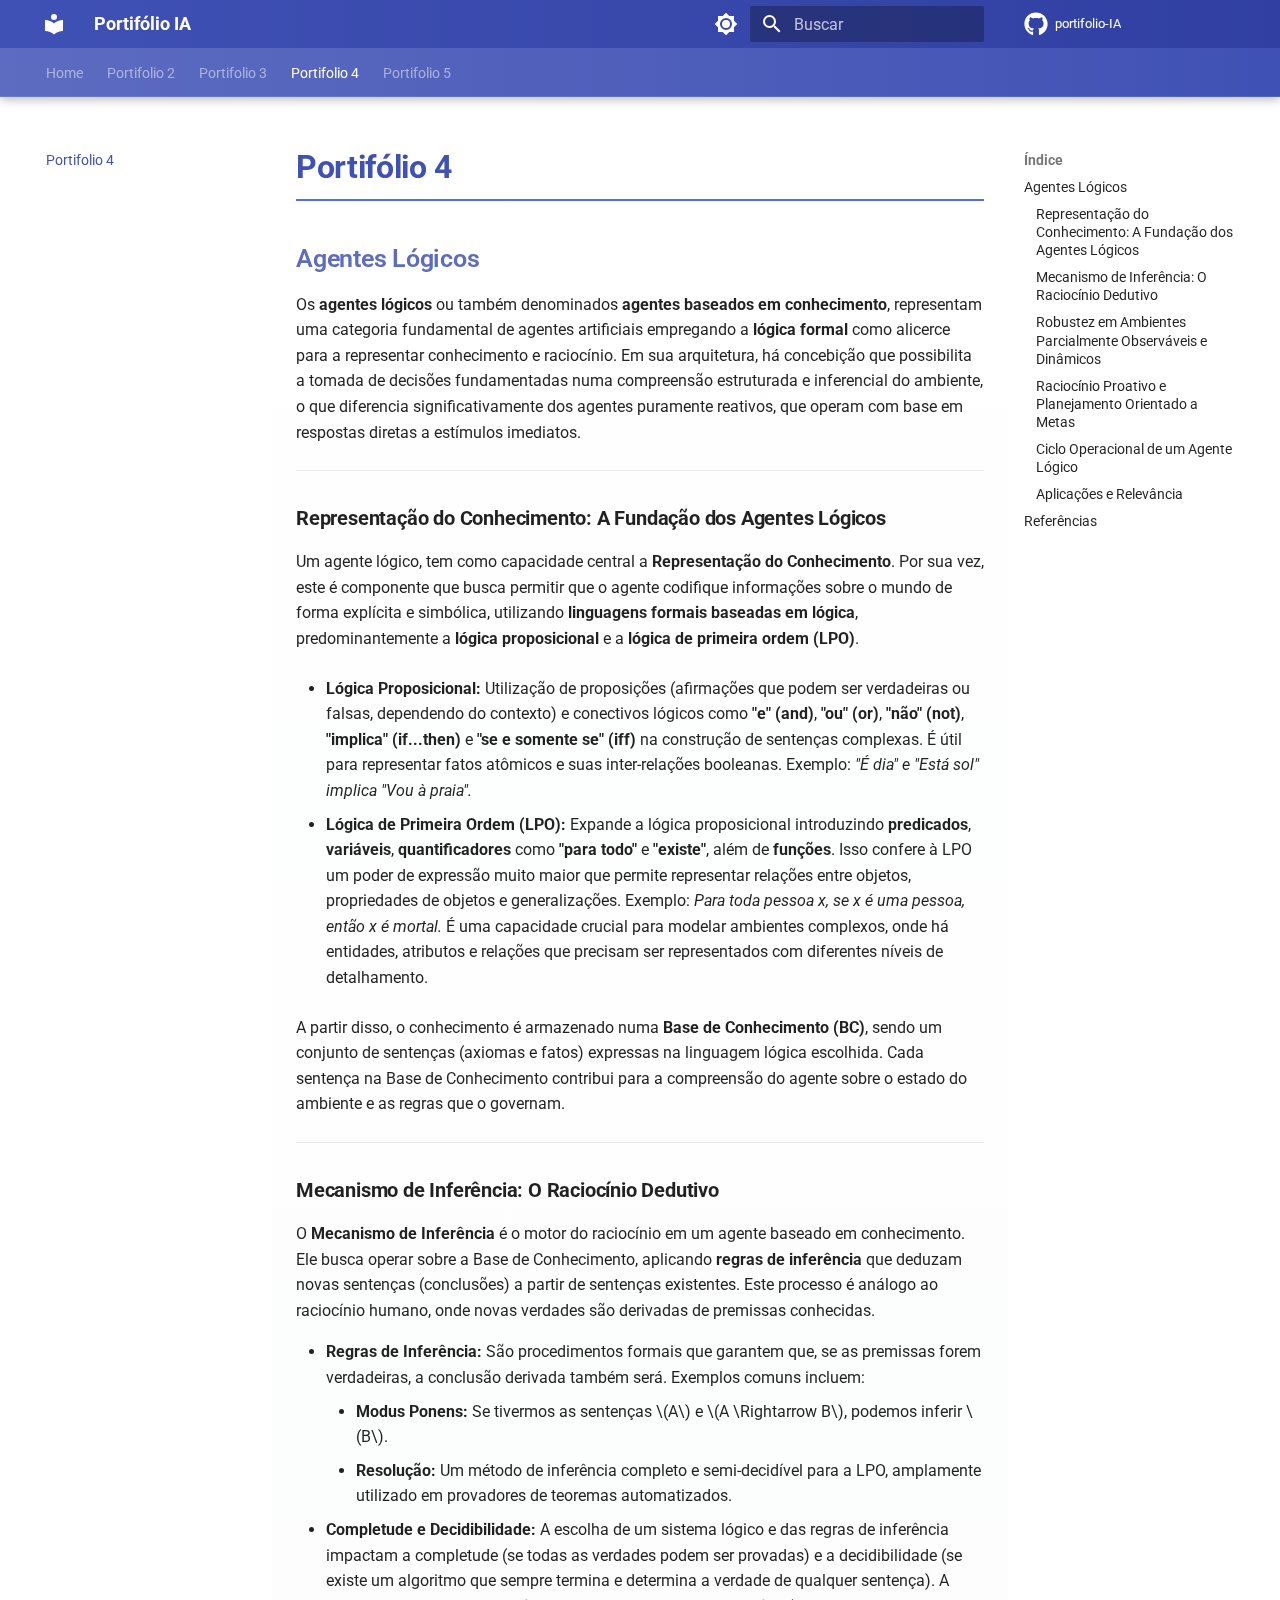
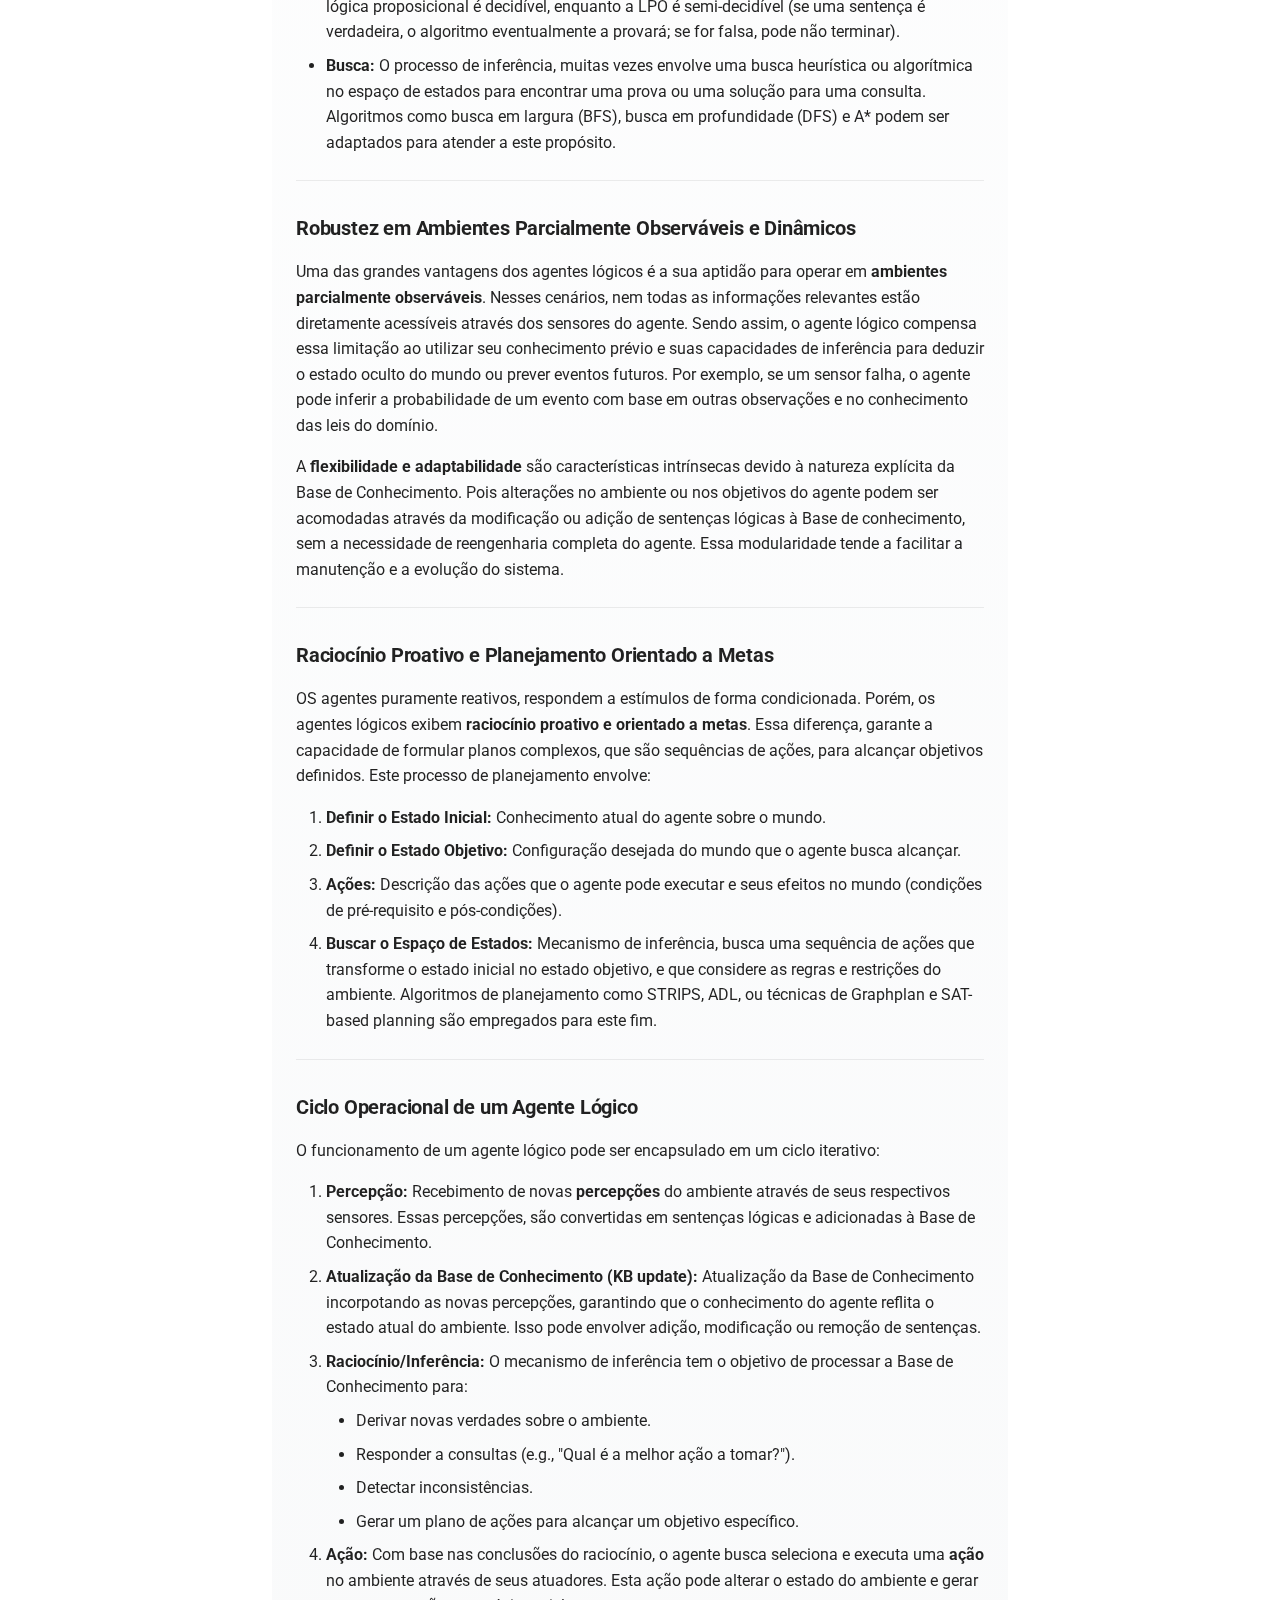
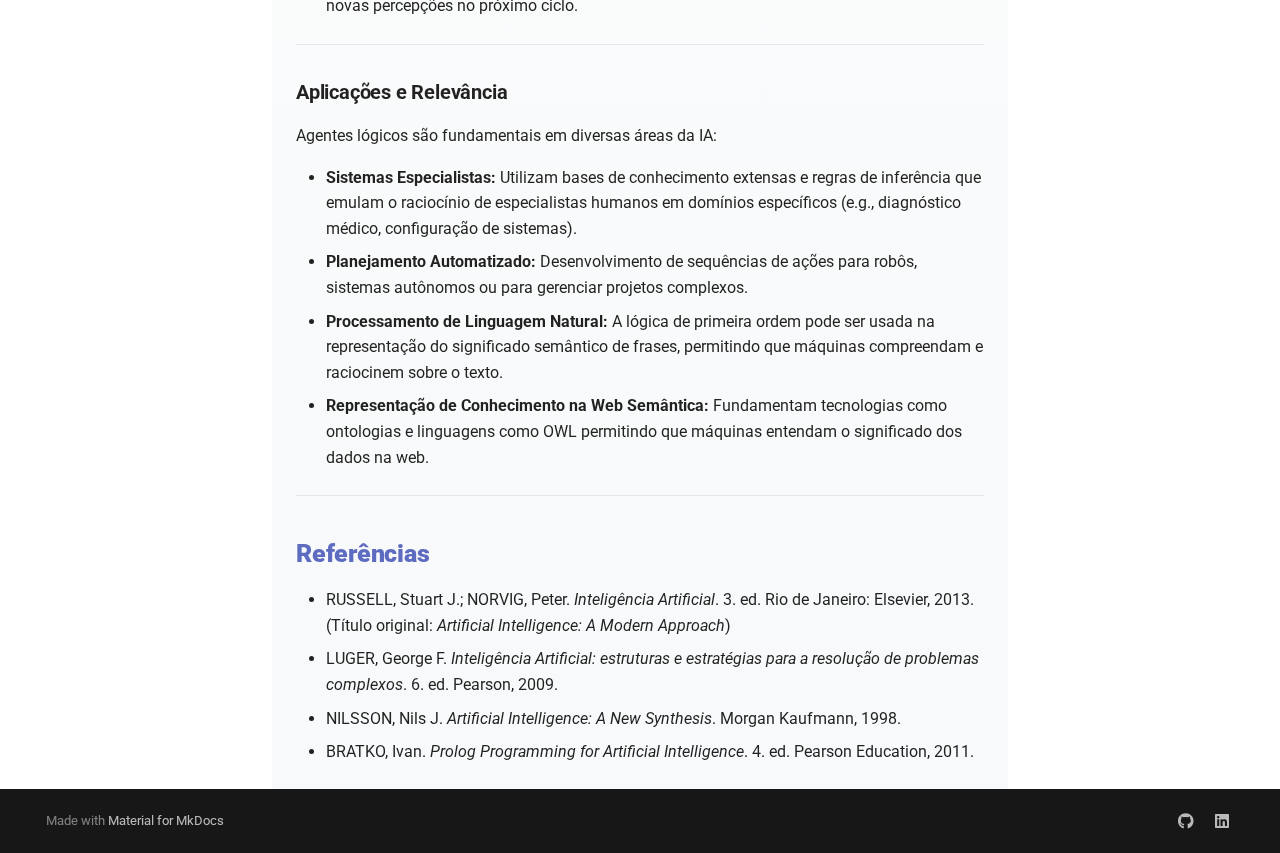
<file: portifolio-4/index.html>
<!doctype html>
<html lang="pt" class="no-js">
  <head>
    
      <meta charset="utf-8">
      <meta name="viewport" content="width=device-width,initial-scale=1">
      
      
      
      
        <link rel="prev" href="../portifolio-3/">
      
      
        <link rel="next" href="../portifolio-5/">
      
      
      <link rel="icon" href="../assets/images/favicon.png">
      <meta name="generator" content="mkdocs-1.6.1, mkdocs-material-9.6.15">
    
    
      
        <title>Portifolio 4 - Portifólio IA</title>
      
    
    
      <link rel="stylesheet" href="../assets/stylesheets/main.342714a4.min.css">
      
        
        <link rel="stylesheet" href="../assets/stylesheets/palette.06af60db.min.css">
      
      


    
    
      
    
    
      
        
        
        <link rel="preconnect" href="https://fonts.gstatic.com" crossorigin>
        <link rel="stylesheet" href="https://fonts.googleapis.com/css?family=Roboto:300,300i,400,400i,700,700i%7CRoboto+Mono:400,400i,700,700i&display=fallback">
        <style>:root{--md-text-font:"Roboto";--md-code-font:"Roboto Mono"}</style>
      
    
    
      <link rel="stylesheet" href="../stylesheets/extra.css">
    
    <script>__md_scope=new URL("..",location),__md_hash=e=>[...e].reduce(((e,_)=>(e<<5)-e+_.charCodeAt(0)),0),__md_get=(e,_=localStorage,t=__md_scope)=>JSON.parse(_.getItem(t.pathname+"."+e)),__md_set=(e,_,t=localStorage,a=__md_scope)=>{try{t.setItem(a.pathname+"."+e,JSON.stringify(_))}catch(e){}}</script>
    
      

    
    
    
  </head>
  
  
    
    
      
    
    
    
    
    <body dir="ltr" data-md-color-scheme="default" data-md-color-primary="indigo" data-md-color-accent="indigo">
  
    
    <input class="md-toggle" data-md-toggle="drawer" type="checkbox" id="__drawer" autocomplete="off">
    <input class="md-toggle" data-md-toggle="search" type="checkbox" id="__search" autocomplete="off">
    <label class="md-overlay" for="__drawer"></label>
    <div data-md-component="skip">
      
        
        <a href="#portifolio-4" class="md-skip">
          Pular para conteúdo
        </a>
      
    </div>
    <div data-md-component="announce">
      
    </div>
    
    
      

  

<header class="md-header md-header--shadow md-header--lifted" data-md-component="header">
  <nav class="md-header__inner md-grid" aria-label="Cabeçalho">
    <a href=".." title="Portifólio IA" class="md-header__button md-logo" aria-label="Portifólio IA" data-md-component="logo">
      
  
  <svg xmlns="http://www.w3.org/2000/svg" viewBox="0 0 24 24"><path d="M12 8a3 3 0 0 0 3-3 3 3 0 0 0-3-3 3 3 0 0 0-3 3 3 3 0 0 0 3 3m0 3.54C9.64 9.35 6.5 8 3 8v11c3.5 0 6.64 1.35 9 3.54 2.36-2.19 5.5-3.54 9-3.54V8c-3.5 0-6.64 1.35-9 3.54"/></svg>

    </a>
    <label class="md-header__button md-icon" for="__drawer">
      
      <svg xmlns="http://www.w3.org/2000/svg" viewBox="0 0 24 24"><path d="M3 6h18v2H3zm0 5h18v2H3zm0 5h18v2H3z"/></svg>
    </label>
    <div class="md-header__title" data-md-component="header-title">
      <div class="md-header__ellipsis">
        <div class="md-header__topic">
          <span class="md-ellipsis">
            Portifólio IA
          </span>
        </div>
        <div class="md-header__topic" data-md-component="header-topic">
          <span class="md-ellipsis">
            
              Portifolio 4
            
          </span>
        </div>
      </div>
    </div>
    
      
        <form class="md-header__option" data-md-component="palette">
  
    
    
    
    <input class="md-option" data-md-color-media="" data-md-color-scheme="default" data-md-color-primary="indigo" data-md-color-accent="indigo"  aria-label="Switch to dark mode"  type="radio" name="__palette" id="__palette_0">
    
      <label class="md-header__button md-icon" title="Switch to dark mode" for="__palette_1" hidden>
        <svg xmlns="http://www.w3.org/2000/svg" viewBox="0 0 24 24"><path d="M12 8a4 4 0 0 0-4 4 4 4 0 0 0 4 4 4 4 0 0 0 4-4 4 4 0 0 0-4-4m0 10a6 6 0 0 1-6-6 6 6 0 0 1 6-6 6 6 0 0 1 6 6 6 6 0 0 1-6 6m8-9.31V4h-4.69L12 .69 8.69 4H4v4.69L.69 12 4 15.31V20h4.69L12 23.31 15.31 20H20v-4.69L23.31 12z"/></svg>
      </label>
    
  
    
    
    
    <input class="md-option" data-md-color-media="" data-md-color-scheme="slate" data-md-color-primary="indigo" data-md-color-accent="indigo"  aria-label="Switch to light mode"  type="radio" name="__palette" id="__palette_1">
    
      <label class="md-header__button md-icon" title="Switch to light mode" for="__palette_0" hidden>
        <svg xmlns="http://www.w3.org/2000/svg" viewBox="0 0 24 24"><path d="M12 18c-.89 0-1.74-.2-2.5-.55C11.56 16.5 13 14.42 13 12s-1.44-4.5-3.5-5.45C10.26 6.2 11.11 6 12 6a6 6 0 0 1 6 6 6 6 0 0 1-6 6m8-9.31V4h-4.69L12 .69 8.69 4H4v4.69L.69 12 4 15.31V20h4.69L12 23.31 15.31 20H20v-4.69L23.31 12z"/></svg>
      </label>
    
  
</form>
      
    
    
      <script>var palette=__md_get("__palette");if(palette&&palette.color){if("(prefers-color-scheme)"===palette.color.media){var media=matchMedia("(prefers-color-scheme: light)"),input=document.querySelector(media.matches?"[data-md-color-media='(prefers-color-scheme: light)']":"[data-md-color-media='(prefers-color-scheme: dark)']");palette.color.media=input.getAttribute("data-md-color-media"),palette.color.scheme=input.getAttribute("data-md-color-scheme"),palette.color.primary=input.getAttribute("data-md-color-primary"),palette.color.accent=input.getAttribute("data-md-color-accent")}for(var[key,value]of Object.entries(palette.color))document.body.setAttribute("data-md-color-"+key,value)}</script>
    
    
    
      
      
        <label class="md-header__button md-icon" for="__search">
          
          <svg xmlns="http://www.w3.org/2000/svg" viewBox="0 0 24 24"><path d="M9.5 3A6.5 6.5 0 0 1 16 9.5c0 1.61-.59 3.09-1.56 4.23l.27.27h.79l5 5-1.5 1.5-5-5v-.79l-.27-.27A6.52 6.52 0 0 1 9.5 16 6.5 6.5 0 0 1 3 9.5 6.5 6.5 0 0 1 9.5 3m0 2C7 5 5 7 5 9.5S7 14 9.5 14 14 12 14 9.5 12 5 9.5 5"/></svg>
        </label>
        <div class="md-search" data-md-component="search" role="dialog">
  <label class="md-search__overlay" for="__search"></label>
  <div class="md-search__inner" role="search">
    <form class="md-search__form" name="search">
      <input type="text" class="md-search__input" name="query" aria-label="Buscar" placeholder="Buscar" autocapitalize="off" autocorrect="off" autocomplete="off" spellcheck="false" data-md-component="search-query" required>
      <label class="md-search__icon md-icon" for="__search">
        
        <svg xmlns="http://www.w3.org/2000/svg" viewBox="0 0 24 24"><path d="M9.5 3A6.5 6.5 0 0 1 16 9.5c0 1.61-.59 3.09-1.56 4.23l.27.27h.79l5 5-1.5 1.5-5-5v-.79l-.27-.27A6.52 6.52 0 0 1 9.5 16 6.5 6.5 0 0 1 3 9.5 6.5 6.5 0 0 1 9.5 3m0 2C7 5 5 7 5 9.5S7 14 9.5 14 14 12 14 9.5 12 5 9.5 5"/></svg>
        
        <svg xmlns="http://www.w3.org/2000/svg" viewBox="0 0 24 24"><path d="M20 11v2H8l5.5 5.5-1.42 1.42L4.16 12l7.92-7.92L13.5 5.5 8 11z"/></svg>
      </label>
      <nav class="md-search__options" aria-label="Pesquisar">
        
          <a href="javascript:void(0)" class="md-search__icon md-icon" title="Compartilhar" aria-label="Compartilhar" data-clipboard data-clipboard-text="" data-md-component="search-share" tabindex="-1">
            
            <svg xmlns="http://www.w3.org/2000/svg" viewBox="0 0 24 24"><path d="M18 16.08c-.76 0-1.44.3-1.96.77L8.91 12.7c.05-.23.09-.46.09-.7s-.04-.47-.09-.7l7.05-4.11c.54.5 1.25.81 2.04.81a3 3 0 0 0 3-3 3 3 0 0 0-3-3 3 3 0 0 0-3 3c0 .24.04.47.09.7L8.04 9.81C7.5 9.31 6.79 9 6 9a3 3 0 0 0-3 3 3 3 0 0 0 3 3c.79 0 1.5-.31 2.04-.81l7.12 4.15c-.05.21-.08.43-.08.66 0 1.61 1.31 2.91 2.92 2.91s2.92-1.3 2.92-2.91A2.92 2.92 0 0 0 18 16.08"/></svg>
          </a>
        
        <button type="reset" class="md-search__icon md-icon" title="Limpar" aria-label="Limpar" tabindex="-1">
          
          <svg xmlns="http://www.w3.org/2000/svg" viewBox="0 0 24 24"><path d="M19 6.41 17.59 5 12 10.59 6.41 5 5 6.41 10.59 12 5 17.59 6.41 19 12 13.41 17.59 19 19 17.59 13.41 12z"/></svg>
        </button>
      </nav>
      
    </form>
    <div class="md-search__output">
      <div class="md-search__scrollwrap" tabindex="0" data-md-scrollfix>
        <div class="md-search-result" data-md-component="search-result">
          <div class="md-search-result__meta">
            Inicializando busca
          </div>
          <ol class="md-search-result__list" role="presentation"></ol>
        </div>
      </div>
    </div>
  </div>
</div>
      
    
    
      <div class="md-header__source">
        <a href="https://github.com/JeffersonSenaa/portifolio-IA" title="Ir para repositório" class="md-source" data-md-component="source">
  <div class="md-source__icon md-icon">
    
    <svg xmlns="http://www.w3.org/2000/svg" viewBox="0 0 496 512"><!--! Font Awesome Free 6.7.2 by @fontawesome - https://fontawesome.com License - https://fontawesome.com/license/free (Icons: CC BY 4.0, Fonts: SIL OFL 1.1, Code: MIT License) Copyright 2024 Fonticons, Inc.--><path d="M165.9 397.4c0 2-2.3 3.6-5.2 3.6-3.3.3-5.6-1.3-5.6-3.6 0-2 2.3-3.6 5.2-3.6 3-.3 5.6 1.3 5.6 3.6m-31.1-4.5c-.7 2 1.3 4.3 4.3 4.9 2.6 1 5.6 0 6.2-2s-1.3-4.3-4.3-5.2c-2.6-.7-5.5.3-6.2 2.3m44.2-1.7c-2.9.7-4.9 2.6-4.6 4.9.3 2 2.9 3.3 5.9 2.6 2.9-.7 4.9-2.6 4.6-4.6-.3-1.9-3-3.2-5.9-2.9M244.8 8C106.1 8 0 113.3 0 252c0 110.9 69.8 205.8 169.5 239.2 12.8 2.3 17.3-5.6 17.3-12.1 0-6.2-.3-40.4-.3-61.4 0 0-70 15-84.7-29.8 0 0-11.4-29.1-27.8-36.6 0 0-22.9-15.7 1.6-15.4 0 0 24.9 2 38.6 25.8 21.9 38.6 58.6 27.5 72.9 20.9 2.3-16 8.8-27.1 16-33.7-55.9-6.2-112.3-14.3-112.3-110.5 0-27.5 7.6-41.3 23.6-58.9-2.6-6.5-11.1-33.3 2.6-67.9 20.9-6.5 69 27 69 27 20-5.6 41.5-8.5 62.8-8.5s42.8 2.9 62.8 8.5c0 0 48.1-33.6 69-27 13.7 34.7 5.2 61.4 2.6 67.9 16 17.7 25.8 31.5 25.8 58.9 0 96.5-58.9 104.2-114.8 110.5 9.2 7.9 17 22.9 17 46.4 0 33.7-.3 75.4-.3 83.6 0 6.5 4.6 14.4 17.3 12.1C428.2 457.8 496 362.9 496 252 496 113.3 383.5 8 244.8 8M97.2 352.9c-1.3 1-1 3.3.7 5.2 1.6 1.6 3.9 2.3 5.2 1 1.3-1 1-3.3-.7-5.2-1.6-1.6-3.9-2.3-5.2-1m-10.8-8.1c-.7 1.3.3 2.9 2.3 3.9 1.6 1 3.6.7 4.3-.7.7-1.3-.3-2.9-2.3-3.9-2-.6-3.6-.3-4.3.7m32.4 35.6c-1.6 1.3-1 4.3 1.3 6.2 2.3 2.3 5.2 2.6 6.5 1 1.3-1.3.7-4.3-1.3-6.2-2.2-2.3-5.2-2.6-6.5-1m-11.4-14.7c-1.6 1-1.6 3.6 0 5.9s4.3 3.3 5.6 2.3c1.6-1.3 1.6-3.9 0-6.2-1.4-2.3-4-3.3-5.6-2"/></svg>
  </div>
  <div class="md-source__repository">
    portifolio-IA
  </div>
</a>
      </div>
    
  </nav>
  
    
      
<nav class="md-tabs" aria-label="Abas" data-md-component="tabs">
  <div class="md-grid">
    <ul class="md-tabs__list">
      
        
  
  
  
  
    <li class="md-tabs__item">
      <a href=".." class="md-tabs__link">
        
  
  
    
  
  Home

      </a>
    </li>
  

      
        
  
  
  
  
    <li class="md-tabs__item">
      <a href="../portifolio-2/" class="md-tabs__link">
        
  
  
    
  
  Portifolio 2

      </a>
    </li>
  

      
        
  
  
  
  
    <li class="md-tabs__item">
      <a href="../portifolio-3/" class="md-tabs__link">
        
  
  
    
  
  Portifolio 3

      </a>
    </li>
  

      
        
  
  
  
    
  
  
    <li class="md-tabs__item md-tabs__item--active">
      <a href="./" class="md-tabs__link">
        
  
  
    
  
  Portifolio 4

      </a>
    </li>
  

      
        
  
  
  
  
    <li class="md-tabs__item">
      <a href="../portifolio-5/" class="md-tabs__link">
        
  
  
    
  
  Portifolio 5

      </a>
    </li>
  

      
    </ul>
  </div>
</nav>
    
  
</header>
    
    <div class="md-container" data-md-component="container">
      
      
        
      
      <main class="md-main" data-md-component="main">
        <div class="md-main__inner md-grid">
          
            
              
              <div class="md-sidebar md-sidebar--primary" data-md-component="sidebar" data-md-type="navigation" >
                <div class="md-sidebar__scrollwrap">
                  <div class="md-sidebar__inner">
                    


  


<nav class="md-nav md-nav--primary md-nav--lifted" aria-label="Navegação" data-md-level="0">
  <label class="md-nav__title" for="__drawer">
    <a href=".." title="Portifólio IA" class="md-nav__button md-logo" aria-label="Portifólio IA" data-md-component="logo">
      
  
  <svg xmlns="http://www.w3.org/2000/svg" viewBox="0 0 24 24"><path d="M12 8a3 3 0 0 0 3-3 3 3 0 0 0-3-3 3 3 0 0 0-3 3 3 3 0 0 0 3 3m0 3.54C9.64 9.35 6.5 8 3 8v11c3.5 0 6.64 1.35 9 3.54 2.36-2.19 5.5-3.54 9-3.54V8c-3.5 0-6.64 1.35-9 3.54"/></svg>

    </a>
    Portifólio IA
  </label>
  
    <div class="md-nav__source">
      <a href="https://github.com/JeffersonSenaa/portifolio-IA" title="Ir para repositório" class="md-source" data-md-component="source">
  <div class="md-source__icon md-icon">
    
    <svg xmlns="http://www.w3.org/2000/svg" viewBox="0 0 496 512"><!--! Font Awesome Free 6.7.2 by @fontawesome - https://fontawesome.com License - https://fontawesome.com/license/free (Icons: CC BY 4.0, Fonts: SIL OFL 1.1, Code: MIT License) Copyright 2024 Fonticons, Inc.--><path d="M165.9 397.4c0 2-2.3 3.6-5.2 3.6-3.3.3-5.6-1.3-5.6-3.6 0-2 2.3-3.6 5.2-3.6 3-.3 5.6 1.3 5.6 3.6m-31.1-4.5c-.7 2 1.3 4.3 4.3 4.9 2.6 1 5.6 0 6.2-2s-1.3-4.3-4.3-5.2c-2.6-.7-5.5.3-6.2 2.3m44.2-1.7c-2.9.7-4.9 2.6-4.6 4.9.3 2 2.9 3.3 5.9 2.6 2.9-.7 4.9-2.6 4.6-4.6-.3-1.9-3-3.2-5.9-2.9M244.8 8C106.1 8 0 113.3 0 252c0 110.9 69.8 205.8 169.5 239.2 12.8 2.3 17.3-5.6 17.3-12.1 0-6.2-.3-40.4-.3-61.4 0 0-70 15-84.7-29.8 0 0-11.4-29.1-27.8-36.6 0 0-22.9-15.7 1.6-15.4 0 0 24.9 2 38.6 25.8 21.9 38.6 58.6 27.5 72.9 20.9 2.3-16 8.8-27.1 16-33.7-55.9-6.2-112.3-14.3-112.3-110.5 0-27.5 7.6-41.3 23.6-58.9-2.6-6.5-11.1-33.3 2.6-67.9 20.9-6.5 69 27 69 27 20-5.6 41.5-8.5 62.8-8.5s42.8 2.9 62.8 8.5c0 0 48.1-33.6 69-27 13.7 34.7 5.2 61.4 2.6 67.9 16 17.7 25.8 31.5 25.8 58.9 0 96.5-58.9 104.2-114.8 110.5 9.2 7.9 17 22.9 17 46.4 0 33.7-.3 75.4-.3 83.6 0 6.5 4.6 14.4 17.3 12.1C428.2 457.8 496 362.9 496 252 496 113.3 383.5 8 244.8 8M97.2 352.9c-1.3 1-1 3.3.7 5.2 1.6 1.6 3.9 2.3 5.2 1 1.3-1 1-3.3-.7-5.2-1.6-1.6-3.9-2.3-5.2-1m-10.8-8.1c-.7 1.3.3 2.9 2.3 3.9 1.6 1 3.6.7 4.3-.7.7-1.3-.3-2.9-2.3-3.9-2-.6-3.6-.3-4.3.7m32.4 35.6c-1.6 1.3-1 4.3 1.3 6.2 2.3 2.3 5.2 2.6 6.5 1 1.3-1.3.7-4.3-1.3-6.2-2.2-2.3-5.2-2.6-6.5-1m-11.4-14.7c-1.6 1-1.6 3.6 0 5.9s4.3 3.3 5.6 2.3c1.6-1.3 1.6-3.9 0-6.2-1.4-2.3-4-3.3-5.6-2"/></svg>
  </div>
  <div class="md-source__repository">
    portifolio-IA
  </div>
</a>
    </div>
  
  <ul class="md-nav__list" data-md-scrollfix>
    
      
      
  
  
  
  
    <li class="md-nav__item">
      <a href=".." class="md-nav__link">
        
  
  
  <span class="md-ellipsis">
    Home
    
  </span>
  

      </a>
    </li>
  

    
      
      
  
  
  
  
    <li class="md-nav__item">
      <a href="../portifolio-2/" class="md-nav__link">
        
  
  
  <span class="md-ellipsis">
    Portifolio 2
    
  </span>
  

      </a>
    </li>
  

    
      
      
  
  
  
  
    <li class="md-nav__item">
      <a href="../portifolio-3/" class="md-nav__link">
        
  
  
  <span class="md-ellipsis">
    Portifolio 3
    
  </span>
  

      </a>
    </li>
  

    
      
      
  
  
    
  
  
  
    <li class="md-nav__item md-nav__item--active">
      
      <input class="md-nav__toggle md-toggle" type="checkbox" id="__toc">
      
      
        
      
      
        <label class="md-nav__link md-nav__link--active" for="__toc">
          
  
  
  <span class="md-ellipsis">
    Portifolio 4
    
  </span>
  

          <span class="md-nav__icon md-icon"></span>
        </label>
      
      <a href="./" class="md-nav__link md-nav__link--active">
        
  
  
  <span class="md-ellipsis">
    Portifolio 4
    
  </span>
  

      </a>
      
        

<nav class="md-nav md-nav--secondary" aria-label="Índice">
  
  
  
    
  
  
    <label class="md-nav__title" for="__toc">
      <span class="md-nav__icon md-icon"></span>
      Índice
    </label>
    <ul class="md-nav__list" data-md-component="toc" data-md-scrollfix>
      
        <li class="md-nav__item">
  <a href="#agentes-logicos" class="md-nav__link">
    <span class="md-ellipsis">
      Agentes Lógicos
    </span>
  </a>
  
    <nav class="md-nav" aria-label="Agentes Lógicos">
      <ul class="md-nav__list">
        
          <li class="md-nav__item">
  <a href="#representacao-do-conhecimento-a-fundacao-dos-agentes-logicos" class="md-nav__link">
    <span class="md-ellipsis">
      Representação do Conhecimento: A Fundação dos Agentes Lógicos
    </span>
  </a>
  
</li>
        
          <li class="md-nav__item">
  <a href="#mecanismo-de-inferencia-o-raciocinio-dedutivo" class="md-nav__link">
    <span class="md-ellipsis">
      Mecanismo de Inferência: O Raciocínio Dedutivo
    </span>
  </a>
  
</li>
        
          <li class="md-nav__item">
  <a href="#robustez-em-ambientes-parcialmente-observaveis-e-dinamicos" class="md-nav__link">
    <span class="md-ellipsis">
      Robustez em Ambientes Parcialmente Observáveis e Dinâmicos
    </span>
  </a>
  
</li>
        
          <li class="md-nav__item">
  <a href="#raciocinio-proativo-e-planejamento-orientado-a-metas" class="md-nav__link">
    <span class="md-ellipsis">
      Raciocínio Proativo e Planejamento Orientado a Metas
    </span>
  </a>
  
</li>
        
          <li class="md-nav__item">
  <a href="#ciclo-operacional-de-um-agente-logico" class="md-nav__link">
    <span class="md-ellipsis">
      Ciclo Operacional de um Agente Lógico
    </span>
  </a>
  
</li>
        
          <li class="md-nav__item">
  <a href="#aplicacoes-e-relevancia" class="md-nav__link">
    <span class="md-ellipsis">
      Aplicações e Relevância
    </span>
  </a>
  
</li>
        
      </ul>
    </nav>
  
</li>
      
        <li class="md-nav__item">
  <a href="#referencias" class="md-nav__link">
    <span class="md-ellipsis">
      Referências
    </span>
  </a>
  
</li>
      
    </ul>
  
</nav>
      
    </li>
  

    
      
      
  
  
  
  
    <li class="md-nav__item">
      <a href="../portifolio-5/" class="md-nav__link">
        
  
  
  <span class="md-ellipsis">
    Portifolio 5
    
  </span>
  

      </a>
    </li>
  

    
  </ul>
</nav>
                  </div>
                </div>
              </div>
            
            
              
              <div class="md-sidebar md-sidebar--secondary" data-md-component="sidebar" data-md-type="toc" >
                <div class="md-sidebar__scrollwrap">
                  <div class="md-sidebar__inner">
                    

<nav class="md-nav md-nav--secondary" aria-label="Índice">
  
  
  
    
  
  
    <label class="md-nav__title" for="__toc">
      <span class="md-nav__icon md-icon"></span>
      Índice
    </label>
    <ul class="md-nav__list" data-md-component="toc" data-md-scrollfix>
      
        <li class="md-nav__item">
  <a href="#agentes-logicos" class="md-nav__link">
    <span class="md-ellipsis">
      Agentes Lógicos
    </span>
  </a>
  
    <nav class="md-nav" aria-label="Agentes Lógicos">
      <ul class="md-nav__list">
        
          <li class="md-nav__item">
  <a href="#representacao-do-conhecimento-a-fundacao-dos-agentes-logicos" class="md-nav__link">
    <span class="md-ellipsis">
      Representação do Conhecimento: A Fundação dos Agentes Lógicos
    </span>
  </a>
  
</li>
        
          <li class="md-nav__item">
  <a href="#mecanismo-de-inferencia-o-raciocinio-dedutivo" class="md-nav__link">
    <span class="md-ellipsis">
      Mecanismo de Inferência: O Raciocínio Dedutivo
    </span>
  </a>
  
</li>
        
          <li class="md-nav__item">
  <a href="#robustez-em-ambientes-parcialmente-observaveis-e-dinamicos" class="md-nav__link">
    <span class="md-ellipsis">
      Robustez em Ambientes Parcialmente Observáveis e Dinâmicos
    </span>
  </a>
  
</li>
        
          <li class="md-nav__item">
  <a href="#raciocinio-proativo-e-planejamento-orientado-a-metas" class="md-nav__link">
    <span class="md-ellipsis">
      Raciocínio Proativo e Planejamento Orientado a Metas
    </span>
  </a>
  
</li>
        
          <li class="md-nav__item">
  <a href="#ciclo-operacional-de-um-agente-logico" class="md-nav__link">
    <span class="md-ellipsis">
      Ciclo Operacional de um Agente Lógico
    </span>
  </a>
  
</li>
        
          <li class="md-nav__item">
  <a href="#aplicacoes-e-relevancia" class="md-nav__link">
    <span class="md-ellipsis">
      Aplicações e Relevância
    </span>
  </a>
  
</li>
        
      </ul>
    </nav>
  
</li>
      
        <li class="md-nav__item">
  <a href="#referencias" class="md-nav__link">
    <span class="md-ellipsis">
      Referências
    </span>
  </a>
  
</li>
      
    </ul>
  
</nav>
                  </div>
                </div>
              </div>
            
          
          
            <div class="md-content" data-md-component="content">
              <article class="md-content__inner md-typeset">
                
                  


  
  


<h1 id="portifolio-4">Portifólio 4</h1>
<h2 id="agentes-logicos">Agentes Lógicos</h2>
<p>Os <strong>agentes lógicos</strong> ou também denominados <strong>agentes baseados em conhecimento</strong>, representam uma categoria fundamental de agentes artificiais empregando a <strong>lógica formal</strong> como alicerce para a representar conhecimento e raciocínio. Em sua arquitetura, há concebição que possibilita a tomada de decisões fundamentadas numa compreensão estruturada e inferencial do ambiente, o que diferencia significativamente dos agentes puramente reativos, que operam com base em respostas diretas a estímulos imediatos.</p>
<hr />
<h3 id="representacao-do-conhecimento-a-fundacao-dos-agentes-logicos"><strong>Representação do Conhecimento: A Fundação dos Agentes Lógicos</strong></h3>
<p>Um agente lógico, tem como capacidade central a <strong>Representação do Conhecimento</strong>. Por sua vez, este é componente que busca permitir que o agente codifique informações sobre o mundo de forma explícita e simbólica, utilizando <strong>linguagens formais baseadas em lógica</strong>, predominantemente a <strong>lógica proposicional</strong> e a <strong>lógica de primeira ordem (LPO)</strong>.</p>
<ul>
<li>
<p><strong>Lógica Proposicional:</strong> Utilização de proposições (afirmações que podem ser verdadeiras ou falsas, dependendo do contexto) e conectivos lógicos como <strong>"e" (and)</strong>, <strong>"ou" (or)</strong>, <strong>"não" (not)</strong>, <strong>"implica" (if...then)</strong> e <strong>"se e somente se" (iff)</strong> na construção de sentenças complexas. É útil para representar fatos atômicos e suas inter-relações booleanas.
  Exemplo: <em>"É dia" e "Está sol" implica "Vou à praia".</em></p>
</li>
<li>
<p><strong>Lógica de Primeira Ordem (LPO):</strong> Expande a lógica proposicional introduzindo <strong>predicados</strong>, <strong>variáveis</strong>, <strong>quantificadores</strong> como <strong>"para todo"</strong> e <strong>"existe"</strong>, além de <strong>funções</strong>. Isso confere à LPO um poder de expressão muito maior que permite representar relações entre objetos, propriedades de objetos e generalizações.
  Exemplo: <em>Para toda pessoa x, se x é uma pessoa, então x é mortal.</em>
  É uma capacidade crucial para modelar ambientes complexos, onde há entidades, atributos e relações que precisam ser representados com diferentes níveis de detalhamento.</p>
</li>
</ul>
<p>A partir disso, o conhecimento é armazenado numa <strong>Base de Conhecimento (BC)</strong>, sendo um conjunto de sentenças (axiomas e fatos) expressas na linguagem lógica escolhida. Cada sentença na Base de Conhecimento contribui para a compreensão do agente sobre o estado do ambiente e as regras que o governam.</p>
<hr />
<h3 id="mecanismo-de-inferencia-o-raciocinio-dedutivo"><strong>Mecanismo de Inferência: O Raciocínio Dedutivo</strong></h3>
<p>O <strong>Mecanismo de Inferência</strong> é o motor do raciocínio em um agente baseado em conhecimento. Ele busca operar sobre a Base de Conhecimento, aplicando <strong>regras de inferência</strong> que deduzam novas sentenças (conclusões) a partir de sentenças existentes. Este processo é análogo ao raciocínio humano, onde novas verdades são derivadas de premissas conhecidas.</p>
<ul>
<li><strong>Regras de Inferência:</strong> São procedimentos formais que garantem que, se as premissas forem verdadeiras, a conclusão derivada também será. Exemplos comuns incluem:<ul>
<li><strong>Modus Ponens:</strong> Se tivermos as sentenças <span class="arithmatex">\(A\)</span> e <span class="arithmatex">\(A \Rightarrow B\)</span>, podemos inferir <span class="arithmatex">\(B\)</span>.</li>
<li><strong>Resolução:</strong> Um método de inferência completo e semi-decidível para a LPO, amplamente utilizado em provadores de teoremas automatizados.</li>
</ul>
</li>
<li><strong>Completude e Decidibilidade:</strong> A escolha de um sistema lógico e das regras de inferência impactam a completude (se todas as verdades podem ser provadas) e a decidibilidade (se existe um algoritmo que sempre termina e determina a verdade de qualquer sentença). A lógica proposicional é decidível, enquanto a LPO é semi-decidível (se uma sentença é verdadeira, o algoritmo eventualmente a provará; se for falsa, pode não terminar).</li>
<li><strong>Busca:</strong> O processo de inferência, muitas vezes envolve uma busca heurística ou algorítmica no espaço de estados para encontrar uma prova ou uma solução para uma consulta. Algoritmos como busca em largura (BFS), busca em profundidade (DFS) e A* podem ser adaptados para atender a este propósito.</li>
</ul>
<hr />
<h3 id="robustez-em-ambientes-parcialmente-observaveis-e-dinamicos"><strong>Robustez em Ambientes Parcialmente Observáveis e Dinâmicos</strong></h3>
<p>Uma das grandes vantagens dos agentes lógicos é a sua aptidão para operar em <strong>ambientes parcialmente observáveis</strong>. Nesses cenários, nem todas as informações relevantes estão diretamente acessíveis através dos sensores do agente. Sendo assim, o agente lógico compensa essa limitação ao utilizar seu conhecimento prévio e suas capacidades de inferência para deduzir o estado oculto do mundo ou prever eventos futuros. Por exemplo, se um sensor falha, o agente pode inferir a probabilidade de um evento com base em outras observações e no conhecimento das leis do domínio.</p>
<p>A <strong>flexibilidade e adaptabilidade</strong> são características intrínsecas devido à natureza explícita da Base de Conhecimento. Pois alterações no ambiente ou nos objetivos do agente podem ser acomodadas através da modificação ou adição de sentenças lógicas à Base de conhecimento, sem a necessidade de reengenharia completa do agente. Essa modularidade tende a facilitar a manutenção e a evolução do sistema.</p>
<hr />
<h3 id="raciocinio-proativo-e-planejamento-orientado-a-metas"><strong>Raciocínio Proativo e Planejamento Orientado a Metas</strong></h3>
<p>OS agentes puramente reativos, respondem a estímulos de forma condicionada. Porém, os agentes lógicos exibem <strong>raciocínio proativo e orientado a metas</strong>. Essa diferença, garante a capacidade de formular planos complexos, que são sequências de ações, para alcançar objetivos definidos. Este processo de planejamento envolve:</p>
<ol>
<li><strong>Definir o Estado Inicial:</strong> Conhecimento atual do agente sobre o mundo.</li>
<li><strong>Definir o Estado Objetivo:</strong> Configuração desejada do mundo que o agente busca alcançar.</li>
<li><strong>Ações:</strong> Descrição das ações que o agente pode executar e seus efeitos no mundo (condições de pré-requisito e pós-condições).</li>
<li><strong>Buscar o Espaço de Estados:</strong> Mecanismo de inferência, busca uma sequência de ações que transforme o estado inicial no estado objetivo, e que considere as regras e restrições do ambiente. Algoritmos de planejamento como STRIPS, ADL, ou técnicas de Graphplan e SAT-based planning são empregados para este fim.</li>
</ol>
<hr />
<h3 id="ciclo-operacional-de-um-agente-logico"><strong>Ciclo Operacional de um Agente Lógico</strong></h3>
<p>O funcionamento de um agente lógico pode ser encapsulado em um ciclo iterativo:</p>
<ol>
<li><strong>Percepção:</strong> Recebimento de novas <strong>percepções</strong> do ambiente através de seus respectivos sensores. Essas percepções, são convertidas em sentenças lógicas e adicionadas à Base de Conhecimento.</li>
<li><strong>Atualização da Base de Conhecimento (KB update):</strong> Atualização da Base de Conhecimento incorpotando as novas percepções, garantindo que o conhecimento do agente reflita o estado atual do ambiente. Isso pode envolver adição, modificação ou remoção de sentenças.</li>
<li><strong>Raciocínio/Inferência:</strong> O mecanismo de inferência tem o objetivo de processar a Base de Conhecimento para:<ul>
<li>Derivar novas verdades sobre o ambiente.</li>
<li>Responder a consultas (e.g., "Qual é a melhor ação a tomar?").</li>
<li>Detectar inconsistências.</li>
<li>Gerar um plano de ações para alcançar um objetivo específico.</li>
</ul>
</li>
<li><strong>Ação:</strong> Com base nas conclusões do raciocínio, o agente busca seleciona e executa uma <strong>ação</strong> no ambiente através de seus atuadores. Esta ação pode alterar o estado do ambiente e gerar novas percepções no próximo ciclo.</li>
</ol>
<hr />
<h3 id="aplicacoes-e-relevancia"><strong>Aplicações e Relevância</strong></h3>
<p>Agentes lógicos são fundamentais em diversas áreas da IA:</p>
<ul>
<li><strong>Sistemas Especialistas:</strong> Utilizam bases de conhecimento extensas e regras de inferência que emulam o raciocínio de especialistas humanos em domínios específicos (e.g., diagnóstico médico, configuração de sistemas).</li>
<li><strong>Planejamento Automatizado:</strong> Desenvolvimento de sequências de ações para robôs, sistemas autônomos ou para gerenciar projetos complexos.</li>
<li><strong>Processamento de Linguagem Natural:</strong> A lógica de primeira ordem pode ser usada na representação do significado semântico de frases, permitindo que máquinas compreendam e raciocinem sobre o texto.</li>
<li><strong>Representação de Conhecimento na Web Semântica:</strong> Fundamentam tecnologias como ontologias e linguagens como OWL permitindo que máquinas entendam o significado dos dados na web.</li>
</ul>
<hr />
<h2 id="referencias"><strong>Referências</strong></h2>
<ul>
<li>RUSSELL, Stuart J.; NORVIG, Peter. <em>Inteligência Artificial</em>. 3. ed. Rio de Janeiro: Elsevier, 2013. (Título original: <em>Artificial Intelligence: A Modern Approach</em>)</li>
<li>LUGER, George F. <em>Inteligência Artificial: estruturas e estratégias para a resolução de problemas complexos</em>. 6. ed. Pearson, 2009.</li>
<li>NILSSON, Nils J. <em>Artificial Intelligence: A New Synthesis</em>. Morgan Kaufmann, 1998.</li>
<li>BRATKO, Ivan. <em>Prolog Programming for Artificial Intelligence</em>. 4. ed. Pearson Education, 2011.</li>
</ul>












                
              </article>
            </div>
          
          
<script>var target=document.getElementById(location.hash.slice(1));target&&target.name&&(target.checked=target.name.startsWith("__tabbed_"))</script>
        </div>
        
          <button type="button" class="md-top md-icon" data-md-component="top" hidden>
  
  <svg xmlns="http://www.w3.org/2000/svg" viewBox="0 0 24 24"><path d="M13 20h-2V8l-5.5 5.5-1.42-1.42L12 4.16l7.92 7.92-1.42 1.42L13 8z"/></svg>
  Voltar para o topo
</button>
        
      </main>
      
        <footer class="md-footer">
  
  <div class="md-footer-meta md-typeset">
    <div class="md-footer-meta__inner md-grid">
      <div class="md-copyright">
  
  
    Made with
    <a href="https://squidfunk.github.io/mkdocs-material/" target="_blank" rel="noopener">
      Material for MkDocs
    </a>
  
</div>
      
        <div class="md-social">
  
    
    
    
    
      
      
    
    <a href="https://github.com/JeffersonSenaa/portifolio-IA" target="_blank" rel="noopener" title="github.com" class="md-social__link">
      <svg xmlns="http://www.w3.org/2000/svg" viewBox="0 0 496 512"><!--! Font Awesome Free 6.7.2 by @fontawesome - https://fontawesome.com License - https://fontawesome.com/license/free (Icons: CC BY 4.0, Fonts: SIL OFL 1.1, Code: MIT License) Copyright 2024 Fonticons, Inc.--><path d="M165.9 397.4c0 2-2.3 3.6-5.2 3.6-3.3.3-5.6-1.3-5.6-3.6 0-2 2.3-3.6 5.2-3.6 3-.3 5.6 1.3 5.6 3.6m-31.1-4.5c-.7 2 1.3 4.3 4.3 4.9 2.6 1 5.6 0 6.2-2s-1.3-4.3-4.3-5.2c-2.6-.7-5.5.3-6.2 2.3m44.2-1.7c-2.9.7-4.9 2.6-4.6 4.9.3 2 2.9 3.3 5.9 2.6 2.9-.7 4.9-2.6 4.6-4.6-.3-1.9-3-3.2-5.9-2.9M244.8 8C106.1 8 0 113.3 0 252c0 110.9 69.8 205.8 169.5 239.2 12.8 2.3 17.3-5.6 17.3-12.1 0-6.2-.3-40.4-.3-61.4 0 0-70 15-84.7-29.8 0 0-11.4-29.1-27.8-36.6 0 0-22.9-15.7 1.6-15.4 0 0 24.9 2 38.6 25.8 21.9 38.6 58.6 27.5 72.9 20.9 2.3-16 8.8-27.1 16-33.7-55.9-6.2-112.3-14.3-112.3-110.5 0-27.5 7.6-41.3 23.6-58.9-2.6-6.5-11.1-33.3 2.6-67.9 20.9-6.5 69 27 69 27 20-5.6 41.5-8.5 62.8-8.5s42.8 2.9 62.8 8.5c0 0 48.1-33.6 69-27 13.7 34.7 5.2 61.4 2.6 67.9 16 17.7 25.8 31.5 25.8 58.9 0 96.5-58.9 104.2-114.8 110.5 9.2 7.9 17 22.9 17 46.4 0 33.7-.3 75.4-.3 83.6 0 6.5 4.6 14.4 17.3 12.1C428.2 457.8 496 362.9 496 252 496 113.3 383.5 8 244.8 8M97.2 352.9c-1.3 1-1 3.3.7 5.2 1.6 1.6 3.9 2.3 5.2 1 1.3-1 1-3.3-.7-5.2-1.6-1.6-3.9-2.3-5.2-1m-10.8-8.1c-.7 1.3.3 2.9 2.3 3.9 1.6 1 3.6.7 4.3-.7.7-1.3-.3-2.9-2.3-3.9-2-.6-3.6-.3-4.3.7m32.4 35.6c-1.6 1.3-1 4.3 1.3 6.2 2.3 2.3 5.2 2.6 6.5 1 1.3-1.3.7-4.3-1.3-6.2-2.2-2.3-5.2-2.6-6.5-1m-11.4-14.7c-1.6 1-1.6 3.6 0 5.9s4.3 3.3 5.6 2.3c1.6-1.3 1.6-3.9 0-6.2-1.4-2.3-4-3.3-5.6-2"/></svg>
    </a>
  
    
    
    
    
      
      
    
    <a href="https://www.linkedin.com/in/jefferson-sena/" target="_blank" rel="noopener" title="www.linkedin.com" class="md-social__link">
      <svg xmlns="http://www.w3.org/2000/svg" viewBox="0 0 448 512"><!--! Font Awesome Free 6.7.2 by @fontawesome - https://fontawesome.com License - https://fontawesome.com/license/free (Icons: CC BY 4.0, Fonts: SIL OFL 1.1, Code: MIT License) Copyright 2024 Fonticons, Inc.--><path d="M416 32H31.9C14.3 32 0 46.5 0 64.3v383.4C0 465.5 14.3 480 31.9 480H416c17.6 0 32-14.5 32-32.3V64.3c0-17.8-14.4-32.3-32-32.3M135.4 416H69V202.2h66.5V416zm-33.2-243c-21.3 0-38.5-17.3-38.5-38.5S80.9 96 102.2 96c21.2 0 38.5 17.3 38.5 38.5 0 21.3-17.2 38.5-38.5 38.5m282.1 243h-66.4V312c0-24.8-.5-56.7-34.5-56.7-34.6 0-39.9 27-39.9 54.9V416h-66.4V202.2h63.7v29.2h.9c8.9-16.8 30.6-34.5 62.9-34.5 67.2 0 79.7 44.3 79.7 101.9z"/></svg>
    </a>
  
</div>
      
    </div>
  </div>
</footer>
      
    </div>
    <div class="md-dialog" data-md-component="dialog">
      <div class="md-dialog__inner md-typeset"></div>
    </div>
    
    
    
      
      <script id="__config" type="application/json">{"base": "..", "features": ["navigation.tabs", "navigation.tabs.sticky", "content.code.copy", "navigation.sections", "navigation.expand", "navigation.top", "search.highlight", "search.share"], "search": "../assets/javascripts/workers/search.d50fe291.min.js", "tags": null, "translations": {"clipboard.copied": "Copiado para \u00e1rea de transfer\u00eancia", "clipboard.copy": "Copiar para \u00e1rea de transfer\u00eancia", "search.result.more.one": "mais 1 nesta p\u00e1gina", "search.result.more.other": "# mais nesta p\u00e1gina", "search.result.none": "Nenhum documento encontrado", "search.result.one": "1 documento encontrado", "search.result.other": "# documentos encontrados", "search.result.placeholder": "Digite para iniciar a busca", "search.result.term.missing": "Ausente", "select.version": "Selecione a vers\u00e3o"}, "version": null}</script>
    
    
      <script src="../assets/javascripts/bundle.56ea9cef.min.js"></script>
      
    
  </body>
</html>
</file>
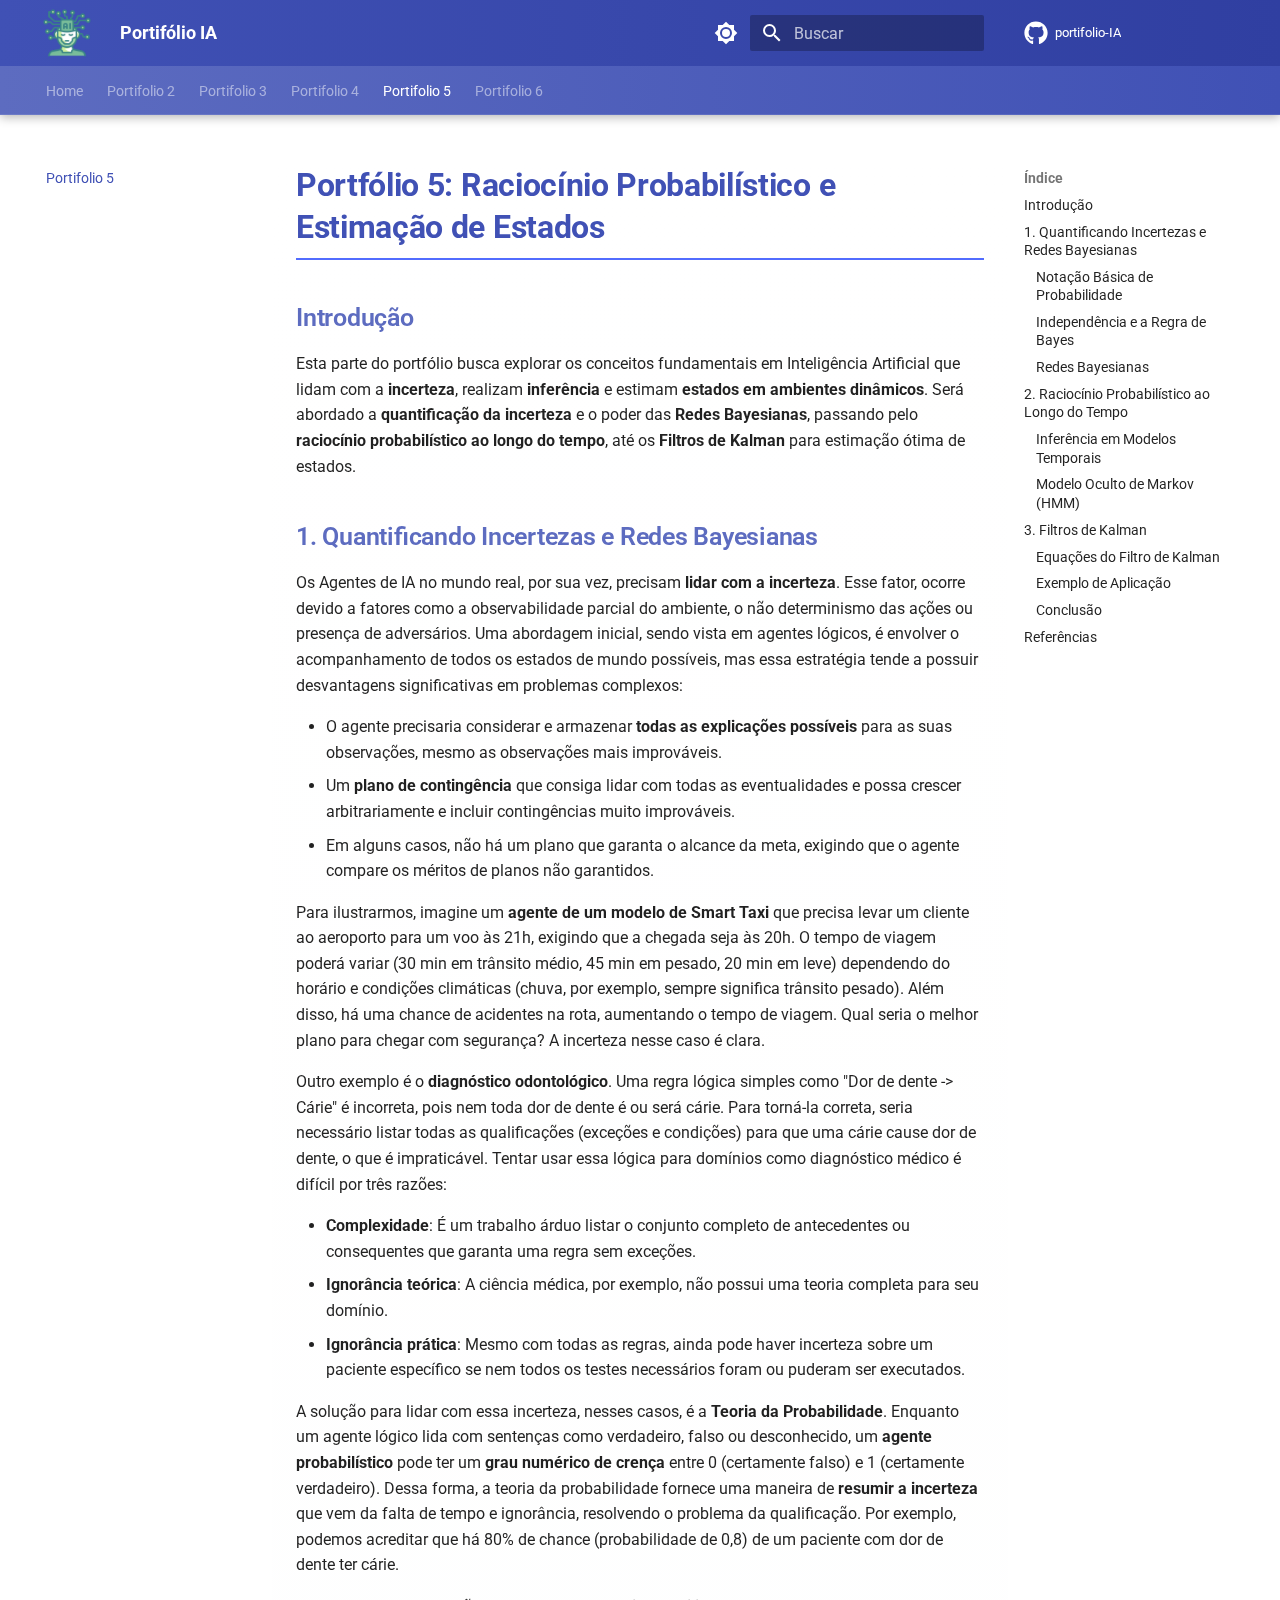
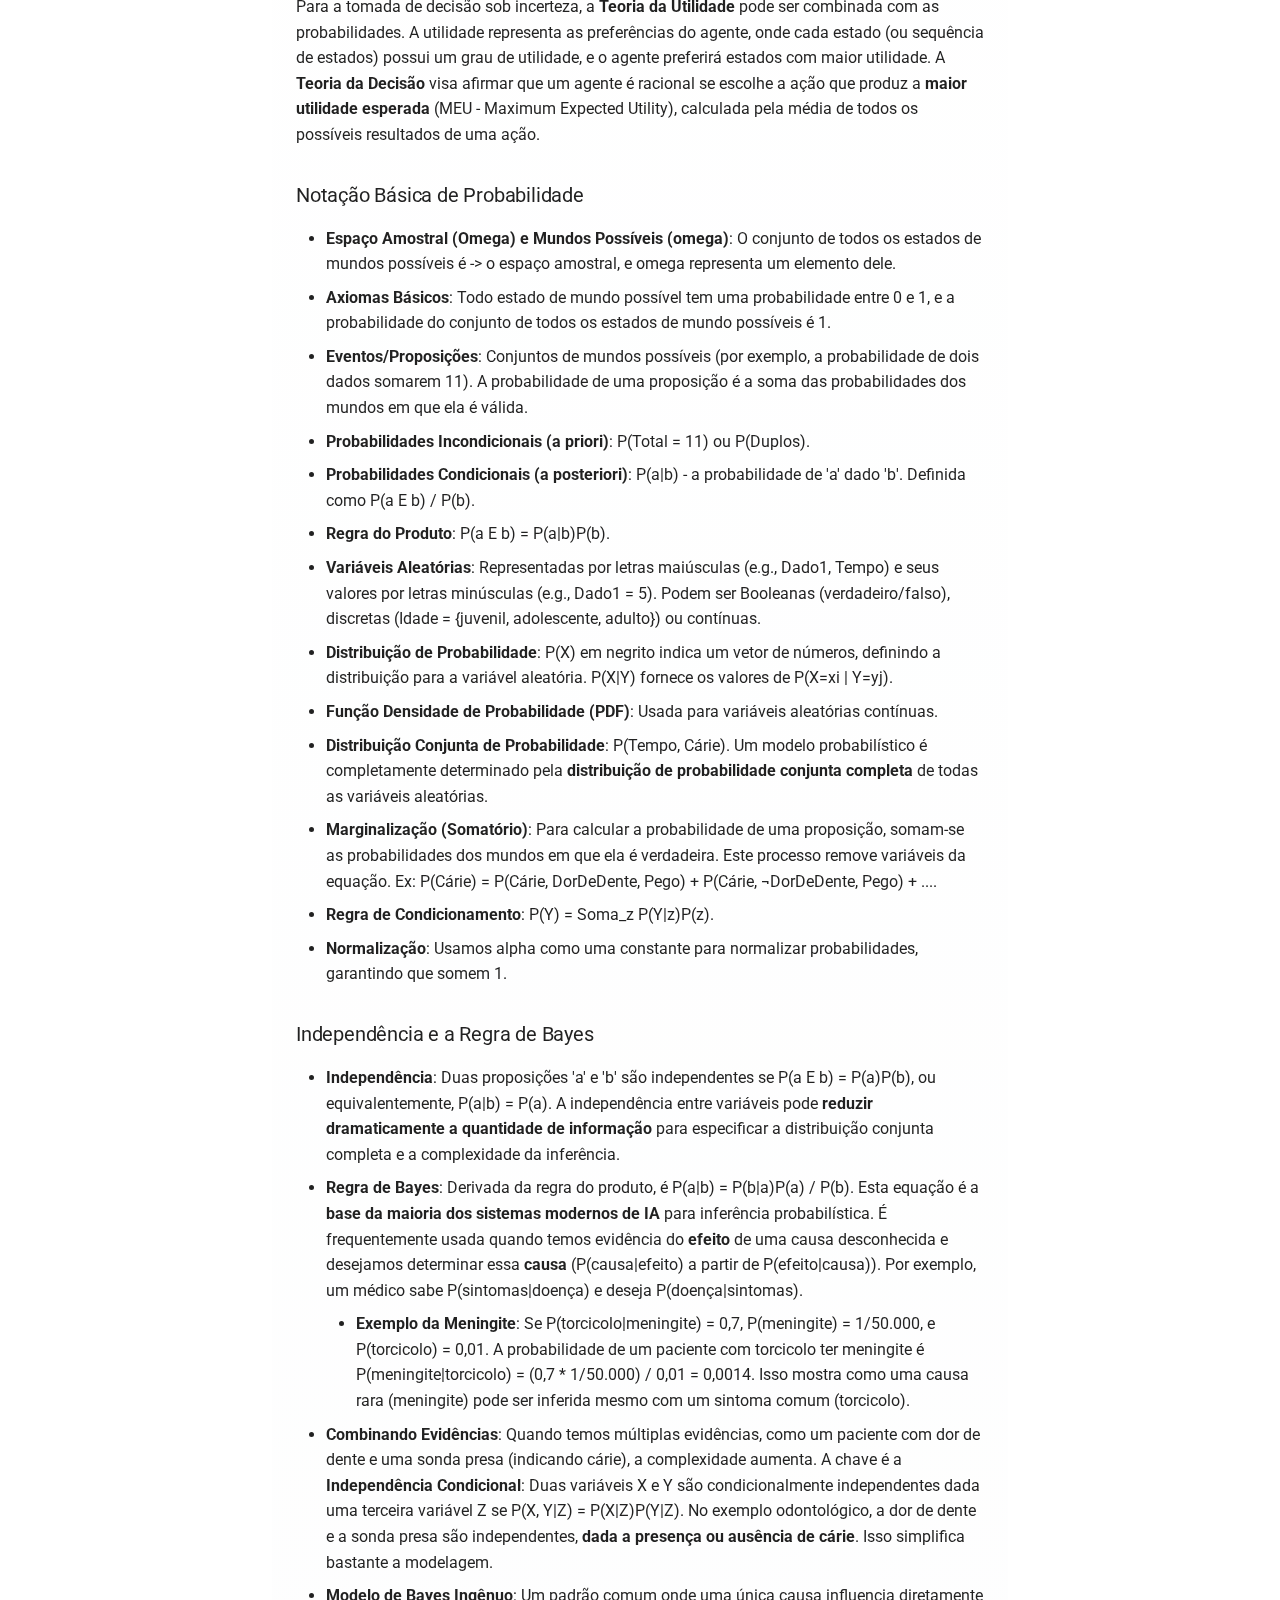
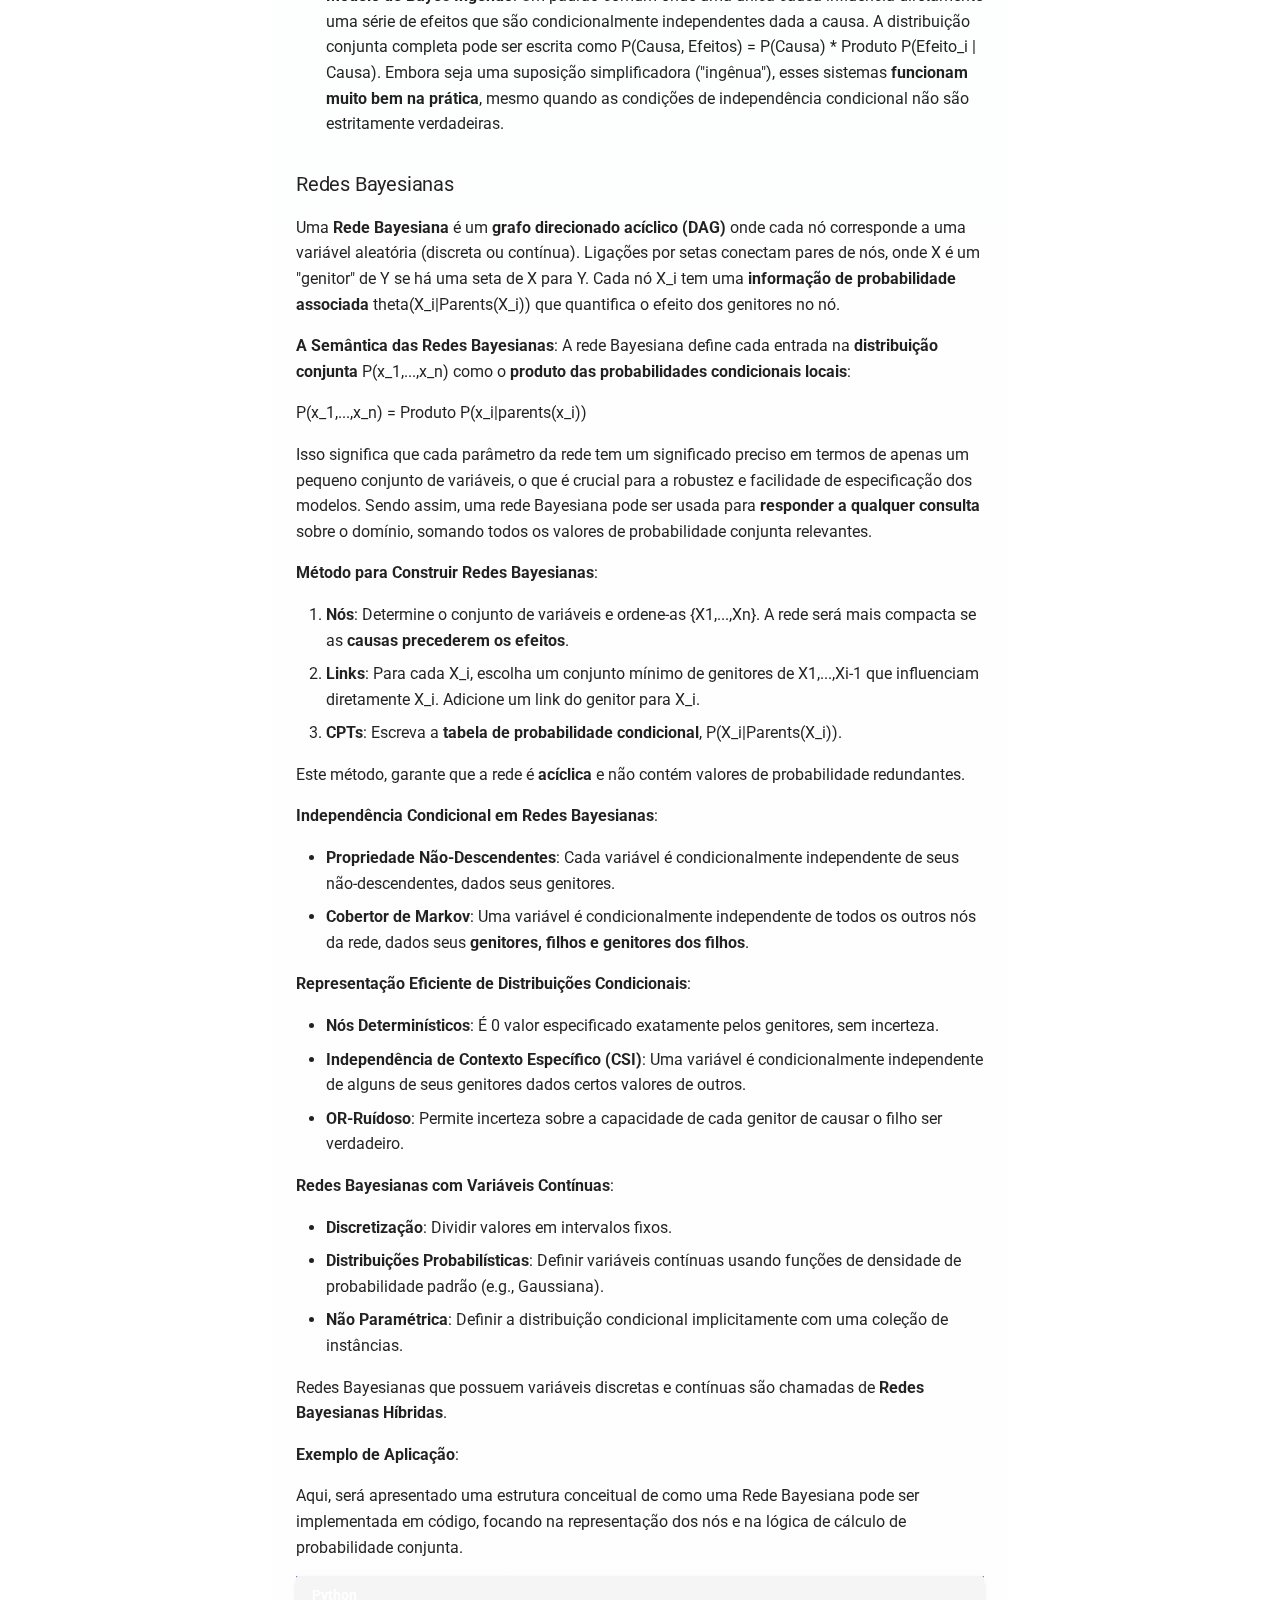
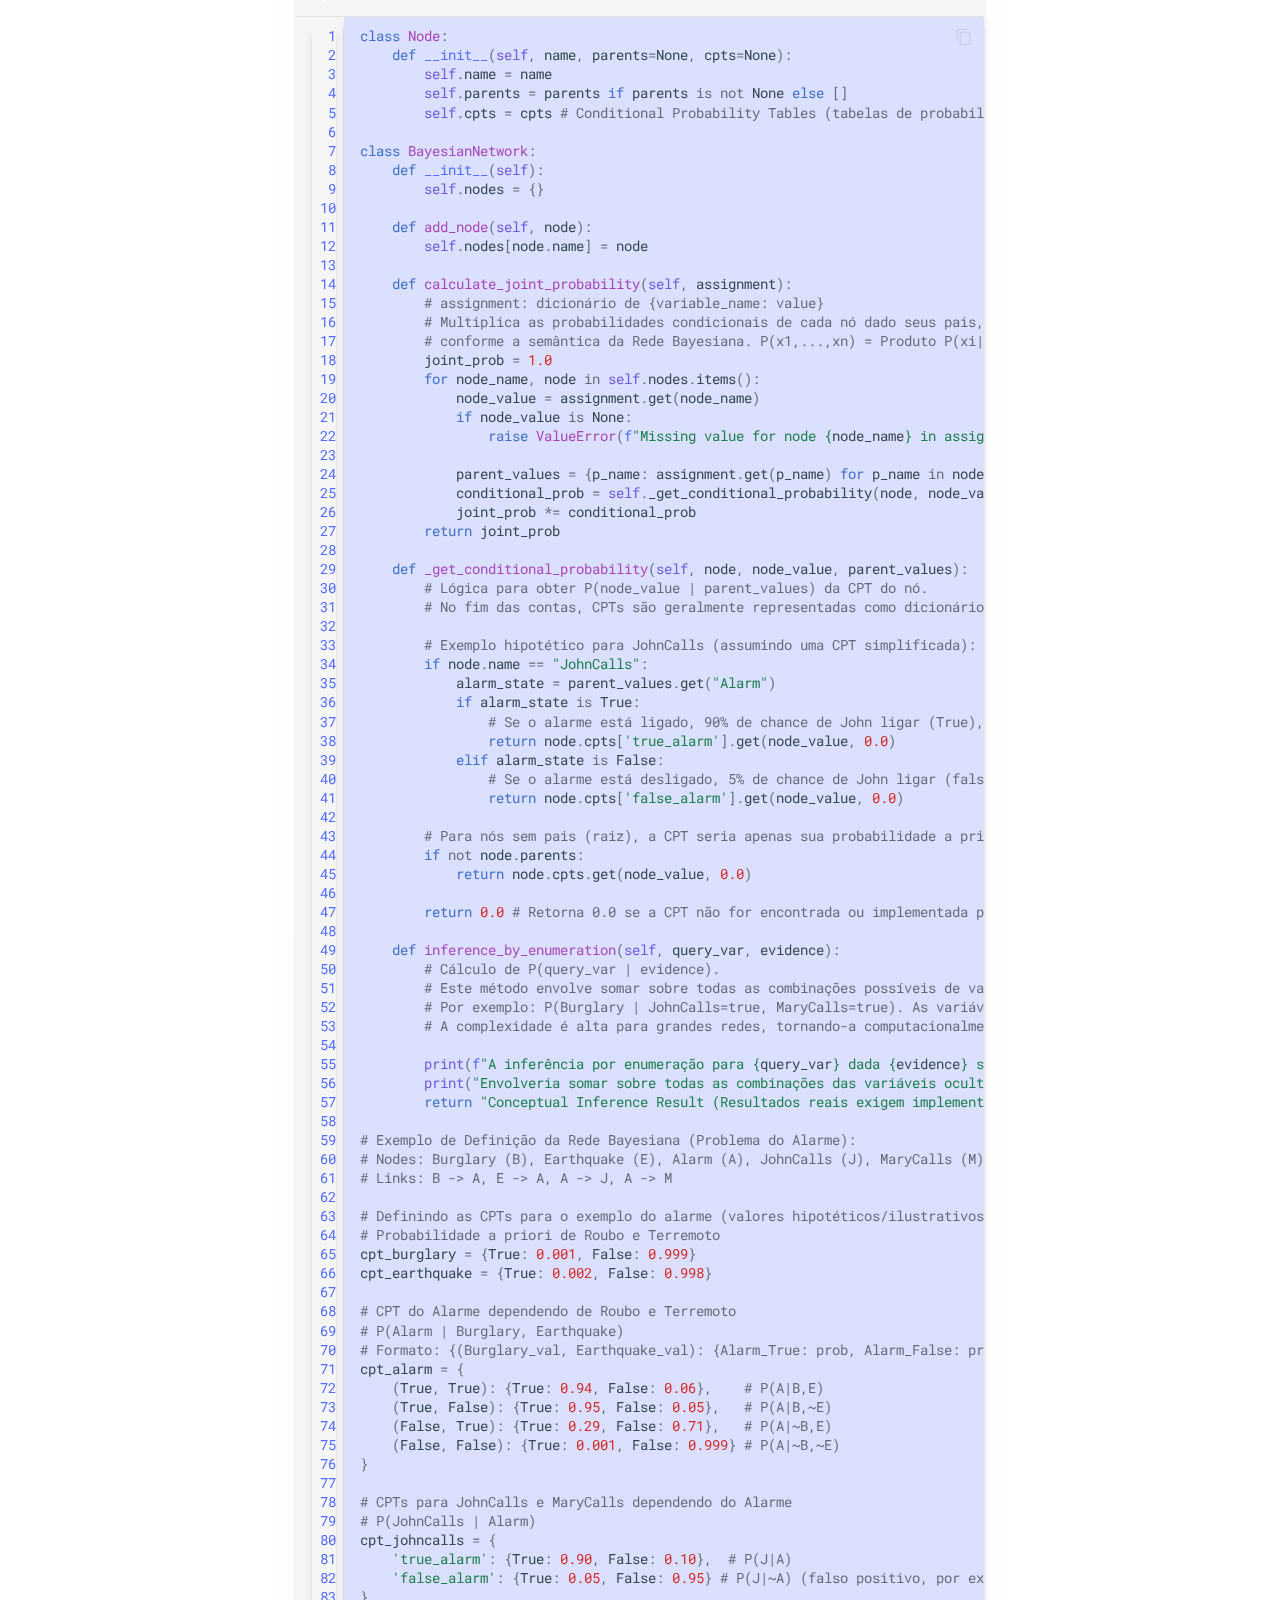
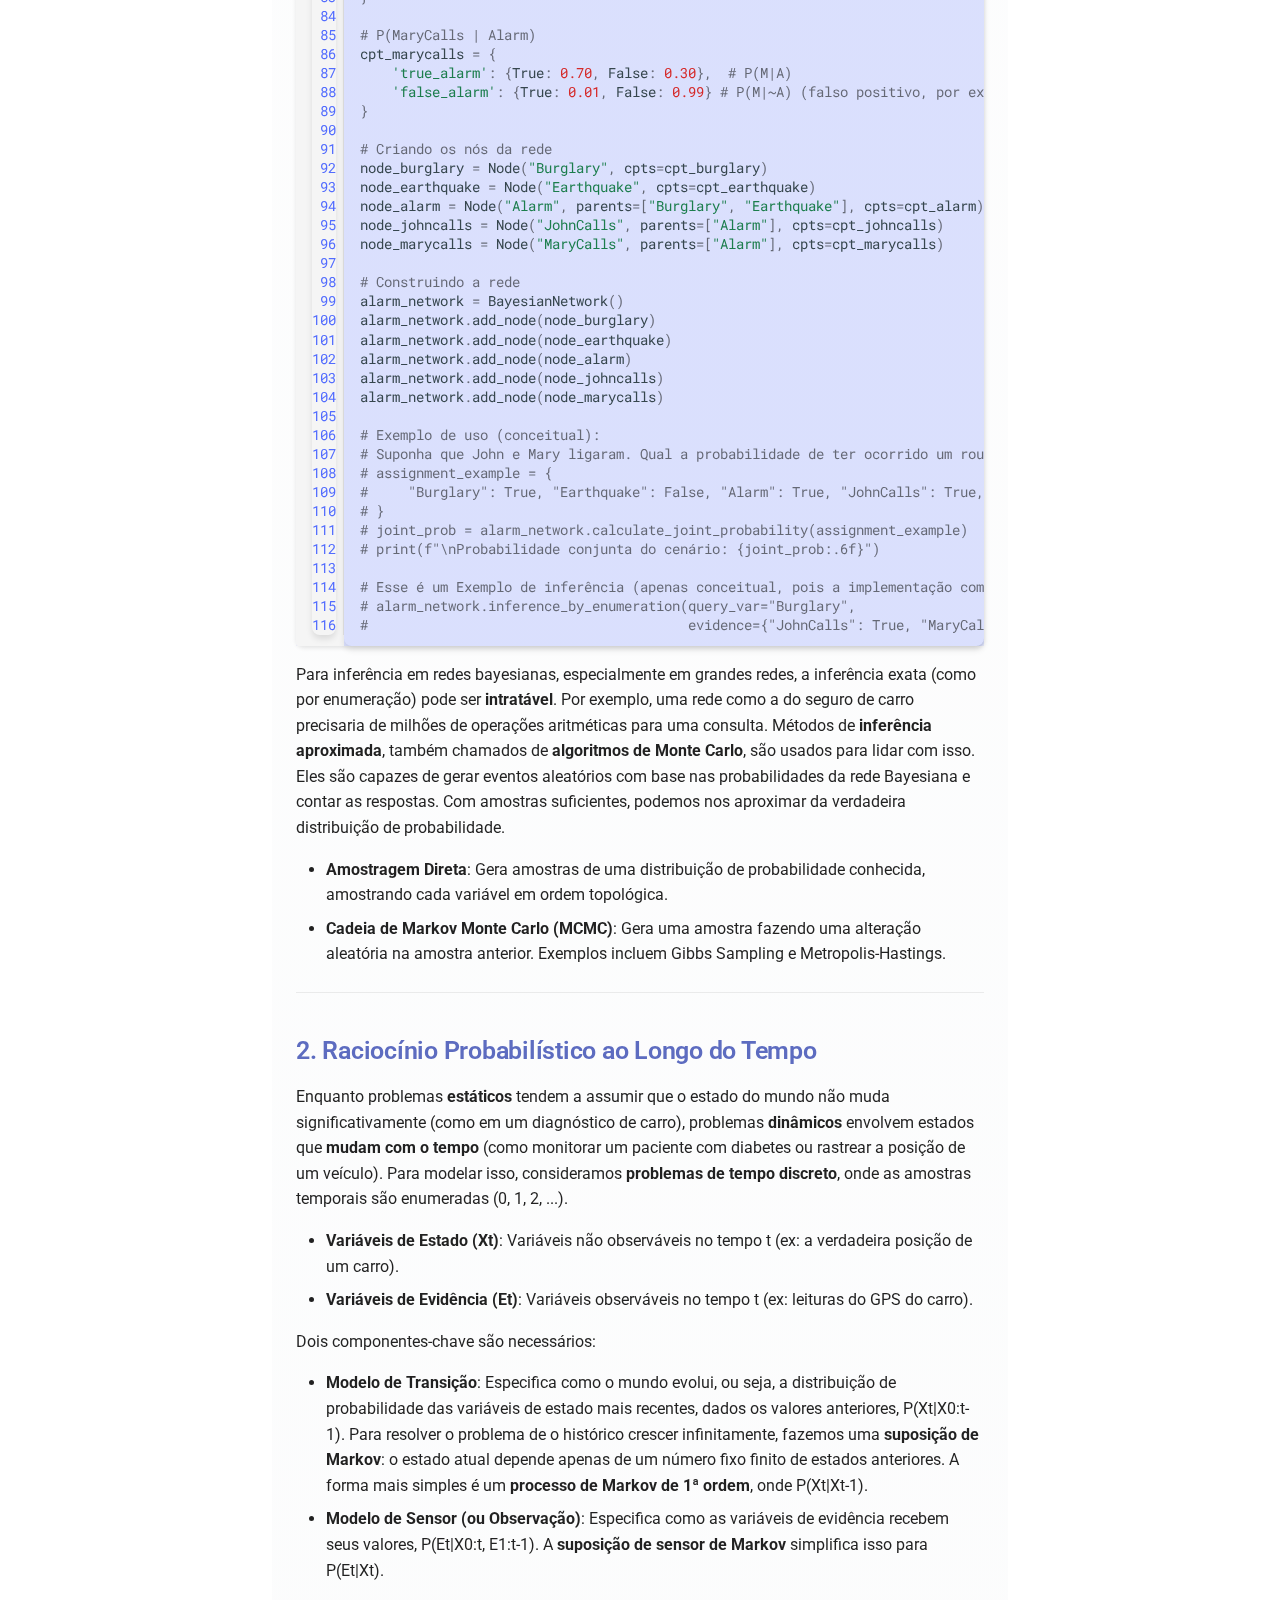
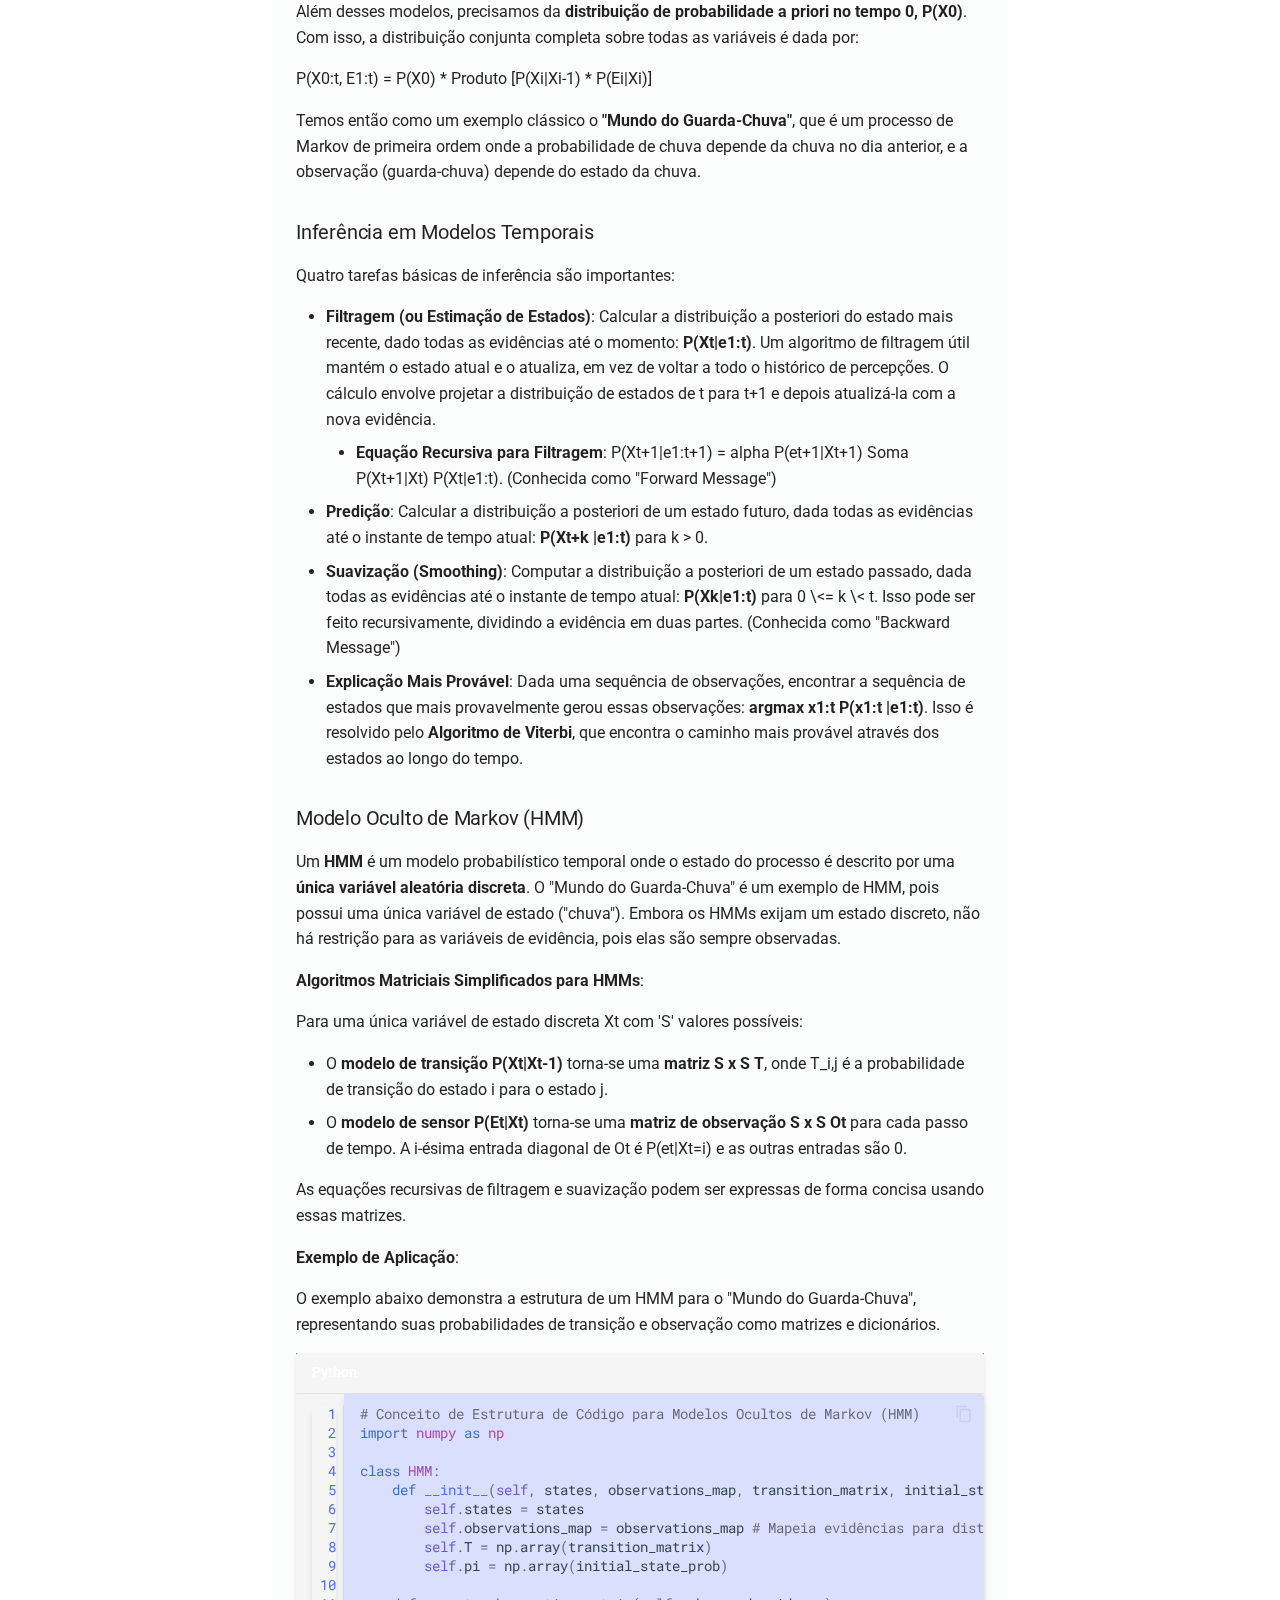
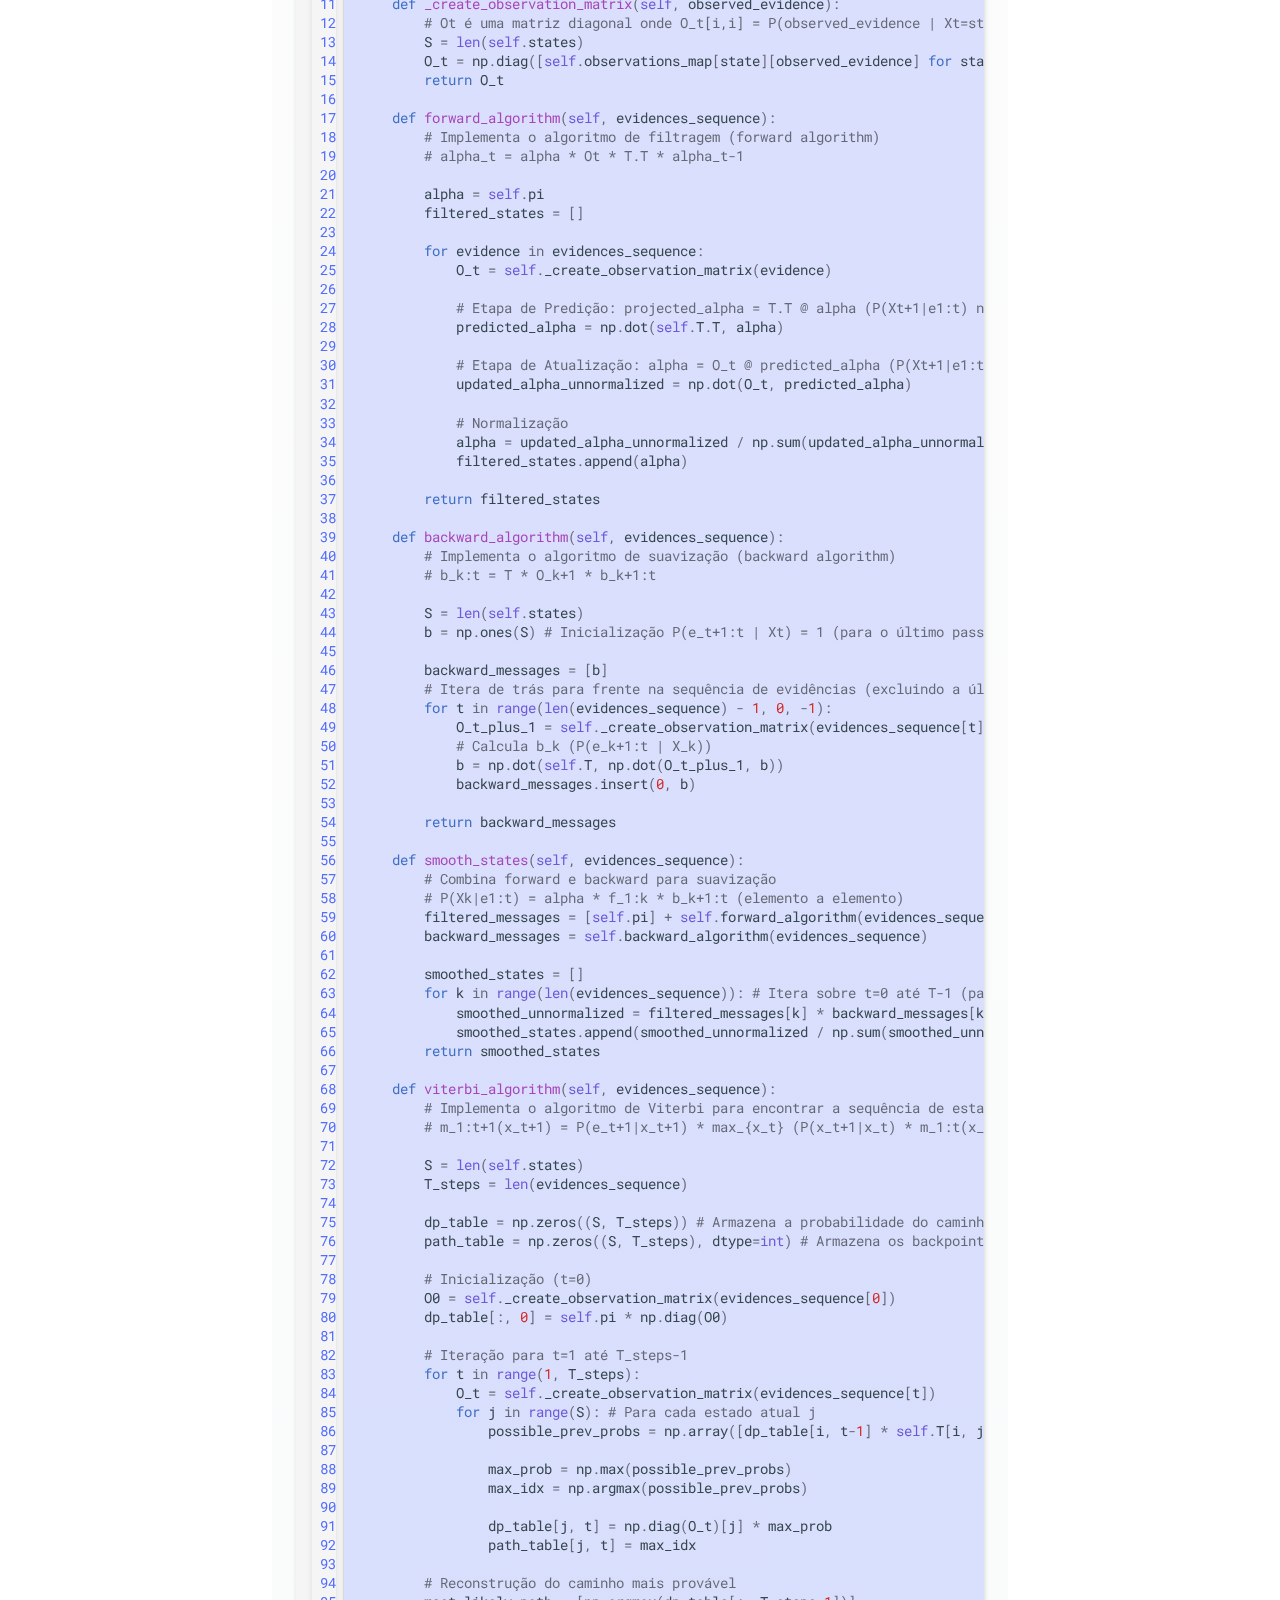
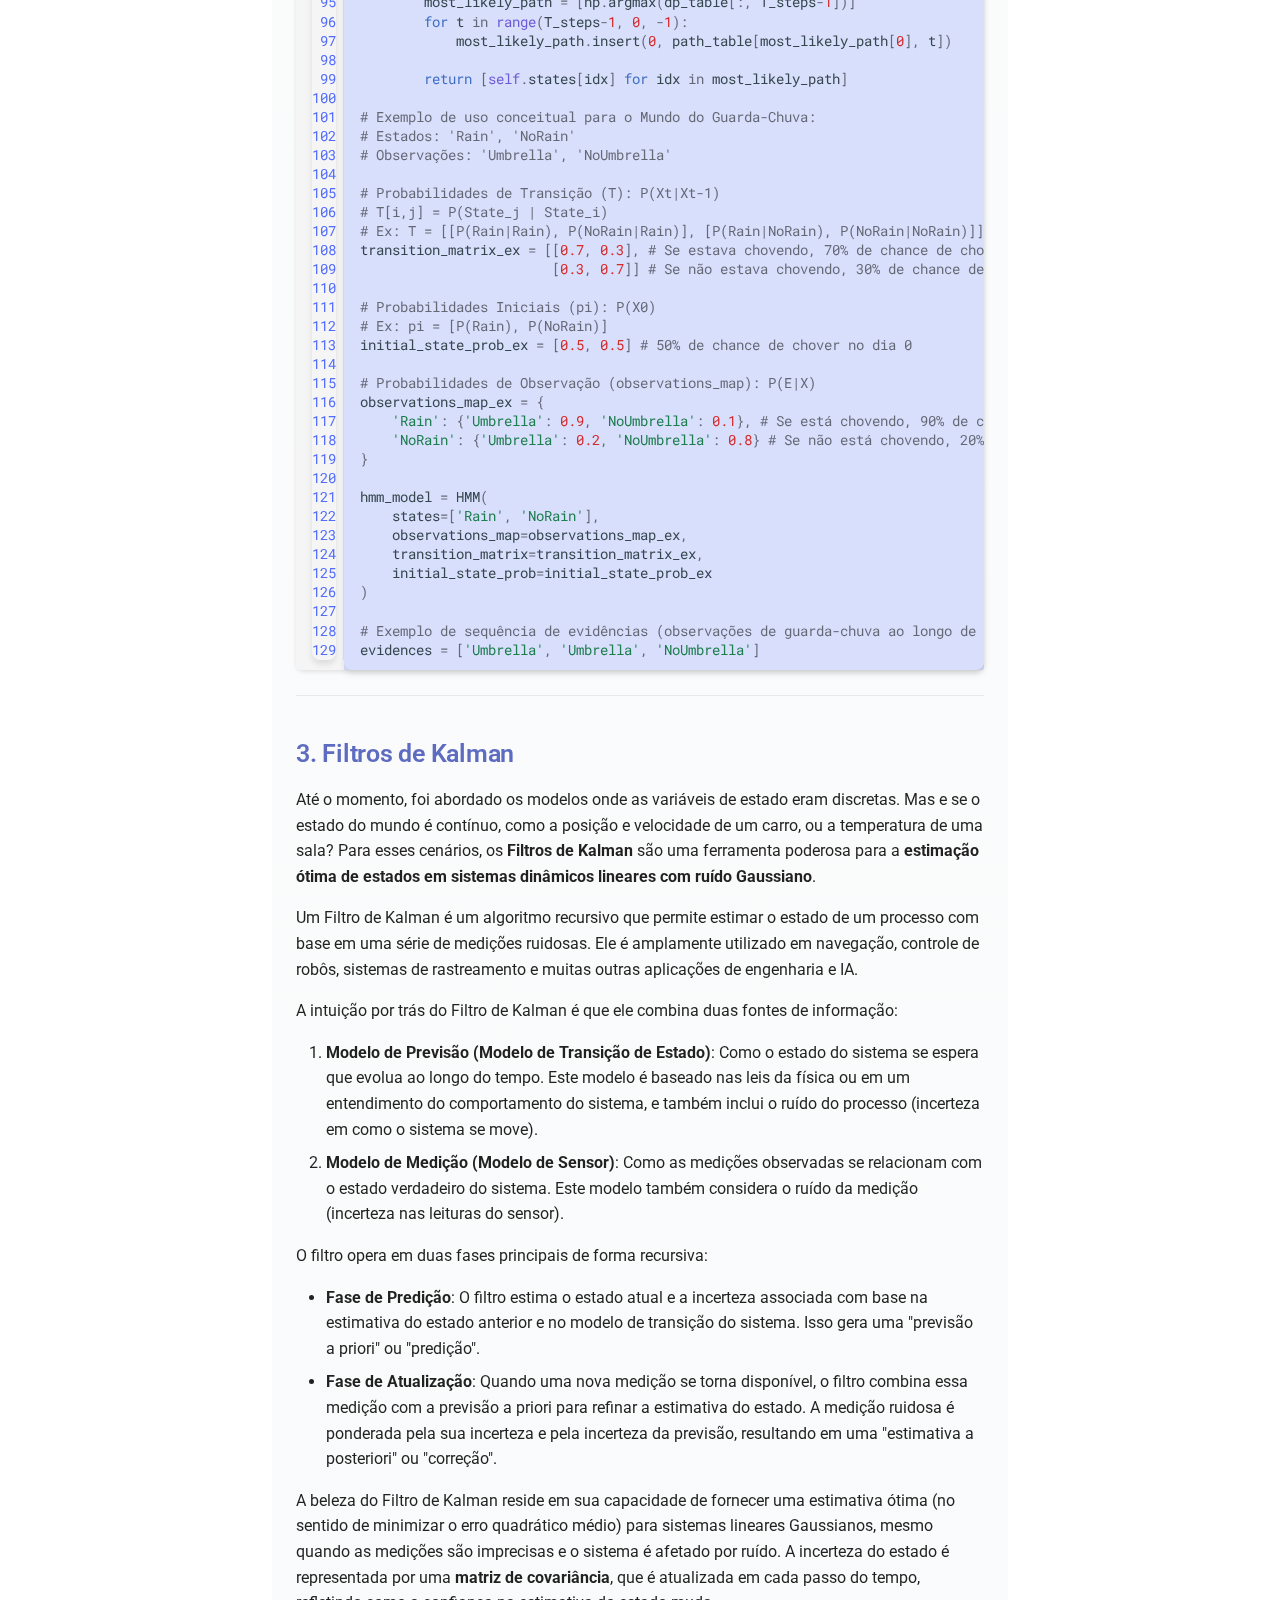
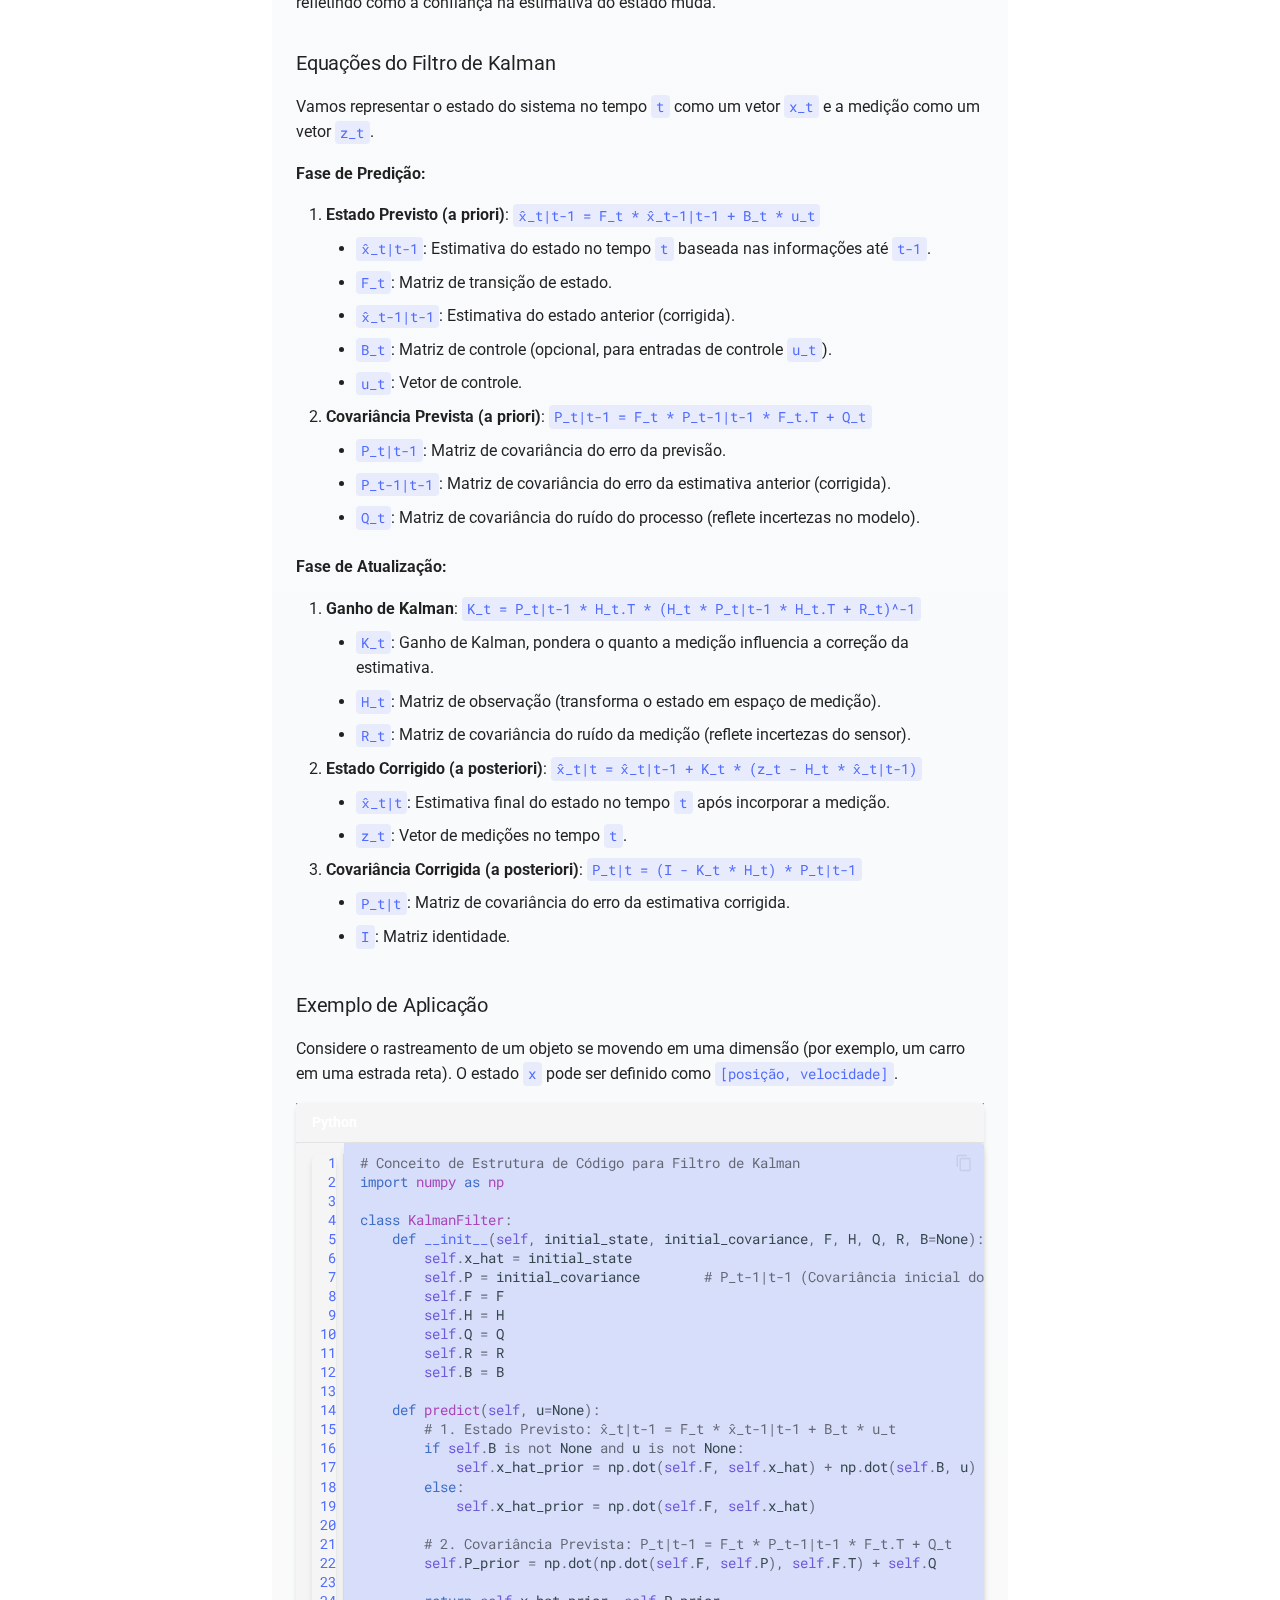
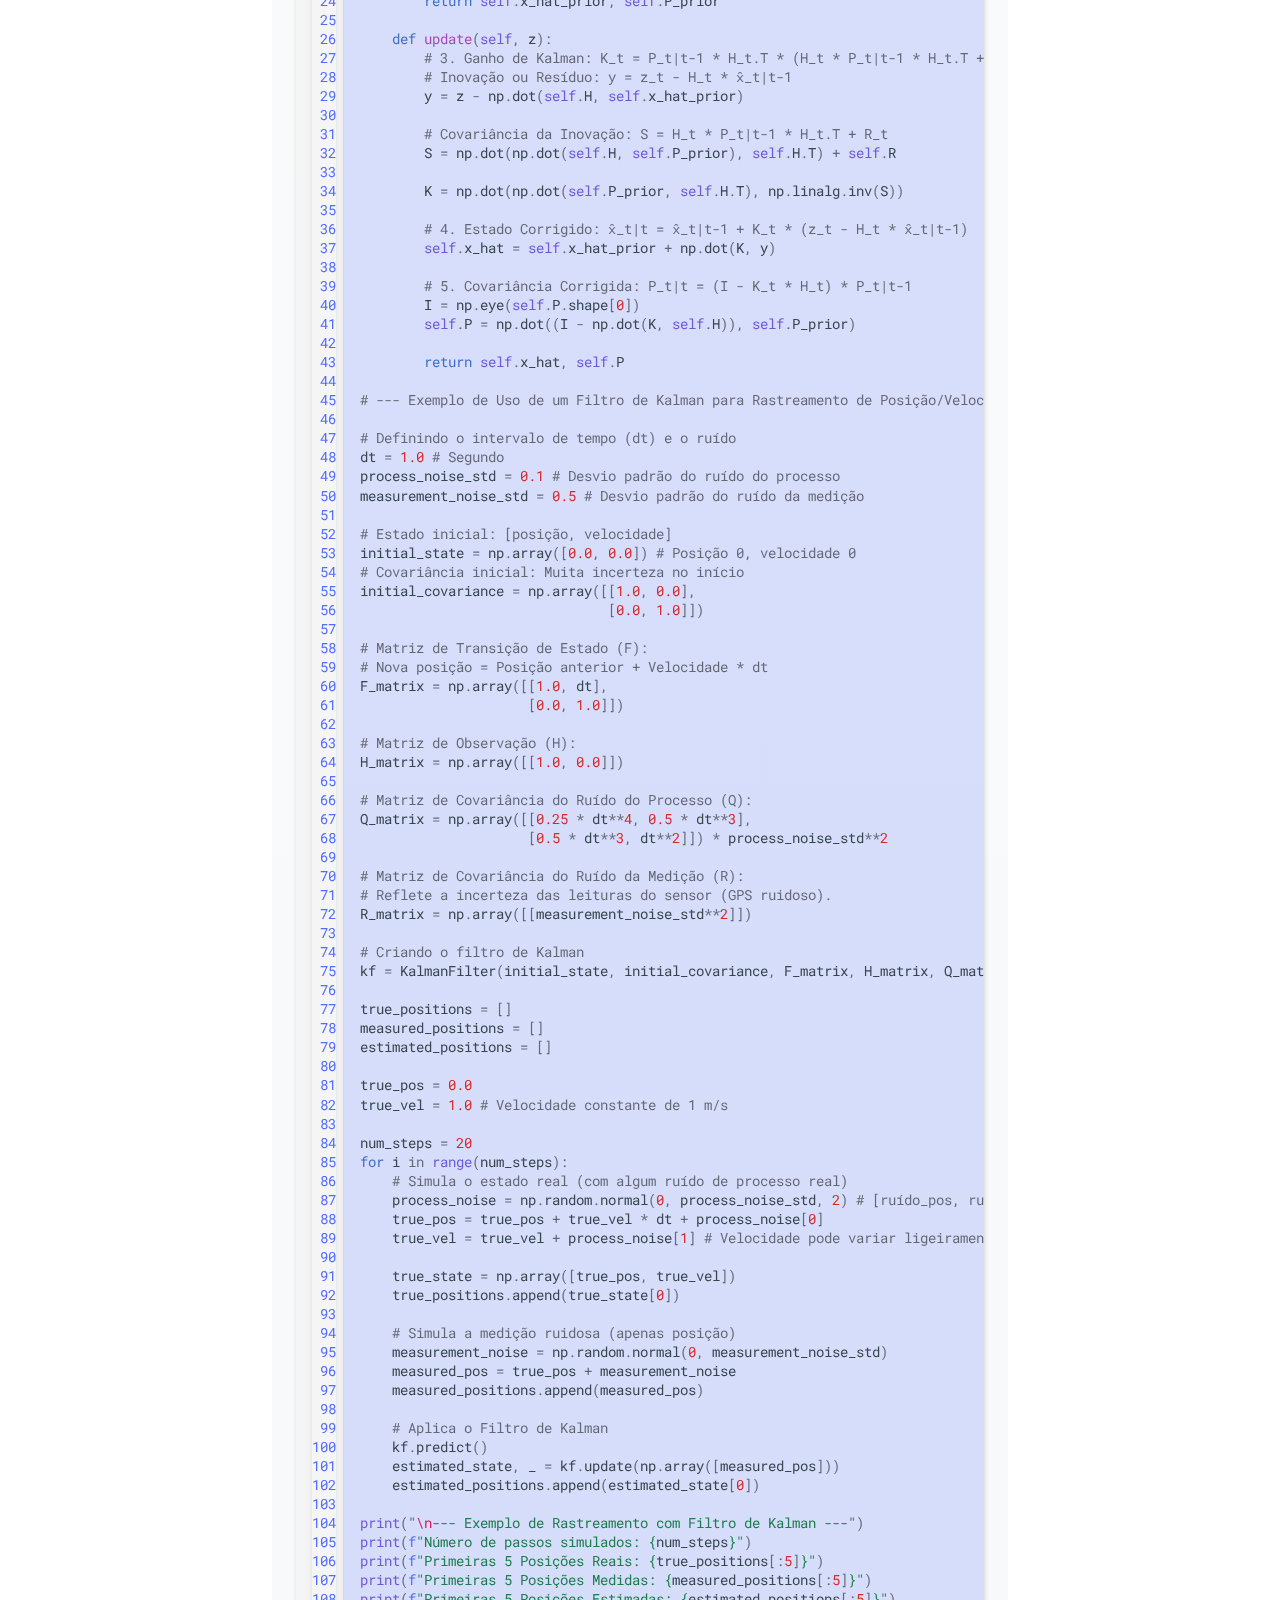
<file: portifolio-5/index.html>
<!doctype html>
<html lang="pt" class="no-js">
  <head>
    
      <meta charset="utf-8">
      <meta name="viewport" content="width=device-width,initial-scale=1">
      
      
      
      
        <link rel="prev" href="../portifolio-4/">
      
      
        <link rel="next" href="../portifolio-6/">
      
      
      <link rel="icon" href="../assets/images/favicon.png">
      <meta name="generator" content="mkdocs-1.6.1, mkdocs-material-9.6.15">
    
    
      
        <title>Portifolio 5 - Portifólio IA</title>
      
    
    
      <link rel="stylesheet" href="../assets/stylesheets/main.342714a4.min.css">
      
        
        <link rel="stylesheet" href="../assets/stylesheets/palette.06af60db.min.css">
      
      


    
    
      
    
    
      
        
        
        <link rel="preconnect" href="https://fonts.gstatic.com" crossorigin>
        <link rel="stylesheet" href="https://fonts.googleapis.com/css?family=Roboto:300,300i,400,400i,700,700i%7CRoboto+Mono:400,400i,700,700i&display=fallback">
        <style>:root{--md-text-font:"Roboto";--md-code-font:"Roboto Mono"}</style>
      
    
    
      <link rel="stylesheet" href="../stylesheets/extra.css">
    
    <script>__md_scope=new URL("..",location),__md_hash=e=>[...e].reduce(((e,_)=>(e<<5)-e+_.charCodeAt(0)),0),__md_get=(e,_=localStorage,t=__md_scope)=>JSON.parse(_.getItem(t.pathname+"."+e)),__md_set=(e,_,t=localStorage,a=__md_scope)=>{try{t.setItem(a.pathname+"."+e,JSON.stringify(_))}catch(e){}}</script>
    
      

    
    
    
  </head>
  
  
    
    
      
    
    
    
    
    <body dir="ltr" data-md-color-scheme="default" data-md-color-primary="indigo" data-md-color-accent="indigo">
  
    
    <input class="md-toggle" data-md-toggle="drawer" type="checkbox" id="__drawer" autocomplete="off">
    <input class="md-toggle" data-md-toggle="search" type="checkbox" id="__search" autocomplete="off">
    <label class="md-overlay" for="__drawer"></label>
    <div data-md-component="skip">
      
        
        <a href="#portfolio-5-raciocinio-probabilistico-e-estimacao-de-estados" class="md-skip">
          Pular para conteúdo
        </a>
      
    </div>
    <div data-md-component="announce">
      
    </div>
    
    
      

  

<header class="md-header md-header--shadow md-header--lifted" data-md-component="header">
  <nav class="md-header__inner md-grid" aria-label="Cabeçalho">
    <a href=".." title="Portifólio IA" class="md-header__button md-logo" aria-label="Portifólio IA" data-md-component="logo">
      
  <img src="../img/logo.png" alt="logo">

    </a>
    <label class="md-header__button md-icon" for="__drawer">
      
      <svg xmlns="http://www.w3.org/2000/svg" viewBox="0 0 24 24"><path d="M3 6h18v2H3zm0 5h18v2H3zm0 5h18v2H3z"/></svg>
    </label>
    <div class="md-header__title" data-md-component="header-title">
      <div class="md-header__ellipsis">
        <div class="md-header__topic">
          <span class="md-ellipsis">
            Portifólio IA
          </span>
        </div>
        <div class="md-header__topic" data-md-component="header-topic">
          <span class="md-ellipsis">
            
              Portifolio 5
            
          </span>
        </div>
      </div>
    </div>
    
      
        <form class="md-header__option" data-md-component="palette">
  
    
    
    
    <input class="md-option" data-md-color-media="" data-md-color-scheme="default" data-md-color-primary="indigo" data-md-color-accent="indigo"  aria-label="Switch to dark mode"  type="radio" name="__palette" id="__palette_0">
    
      <label class="md-header__button md-icon" title="Switch to dark mode" for="__palette_1" hidden>
        <svg xmlns="http://www.w3.org/2000/svg" viewBox="0 0 24 24"><path d="M12 8a4 4 0 0 0-4 4 4 4 0 0 0 4 4 4 4 0 0 0 4-4 4 4 0 0 0-4-4m0 10a6 6 0 0 1-6-6 6 6 0 0 1 6-6 6 6 0 0 1 6 6 6 6 0 0 1-6 6m8-9.31V4h-4.69L12 .69 8.69 4H4v4.69L.69 12 4 15.31V20h4.69L12 23.31 15.31 20H20v-4.69L23.31 12z"/></svg>
      </label>
    
  
    
    
    
    <input class="md-option" data-md-color-media="" data-md-color-scheme="slate" data-md-color-primary="indigo" data-md-color-accent="indigo"  aria-label="Switch to light mode"  type="radio" name="__palette" id="__palette_1">
    
      <label class="md-header__button md-icon" title="Switch to light mode" for="__palette_0" hidden>
        <svg xmlns="http://www.w3.org/2000/svg" viewBox="0 0 24 24"><path d="M12 18c-.89 0-1.74-.2-2.5-.55C11.56 16.5 13 14.42 13 12s-1.44-4.5-3.5-5.45C10.26 6.2 11.11 6 12 6a6 6 0 0 1 6 6 6 6 0 0 1-6 6m8-9.31V4h-4.69L12 .69 8.69 4H4v4.69L.69 12 4 15.31V20h4.69L12 23.31 15.31 20H20v-4.69L23.31 12z"/></svg>
      </label>
    
  
</form>
      
    
    
      <script>var palette=__md_get("__palette");if(palette&&palette.color){if("(prefers-color-scheme)"===palette.color.media){var media=matchMedia("(prefers-color-scheme: light)"),input=document.querySelector(media.matches?"[data-md-color-media='(prefers-color-scheme: light)']":"[data-md-color-media='(prefers-color-scheme: dark)']");palette.color.media=input.getAttribute("data-md-color-media"),palette.color.scheme=input.getAttribute("data-md-color-scheme"),palette.color.primary=input.getAttribute("data-md-color-primary"),palette.color.accent=input.getAttribute("data-md-color-accent")}for(var[key,value]of Object.entries(palette.color))document.body.setAttribute("data-md-color-"+key,value)}</script>
    
    
    
      
      
        <label class="md-header__button md-icon" for="__search">
          
          <svg xmlns="http://www.w3.org/2000/svg" viewBox="0 0 24 24"><path d="M9.5 3A6.5 6.5 0 0 1 16 9.5c0 1.61-.59 3.09-1.56 4.23l.27.27h.79l5 5-1.5 1.5-5-5v-.79l-.27-.27A6.52 6.52 0 0 1 9.5 16 6.5 6.5 0 0 1 3 9.5 6.5 6.5 0 0 1 9.5 3m0 2C7 5 5 7 5 9.5S7 14 9.5 14 14 12 14 9.5 12 5 9.5 5"/></svg>
        </label>
        <div class="md-search" data-md-component="search" role="dialog">
  <label class="md-search__overlay" for="__search"></label>
  <div class="md-search__inner" role="search">
    <form class="md-search__form" name="search">
      <input type="text" class="md-search__input" name="query" aria-label="Buscar" placeholder="Buscar" autocapitalize="off" autocorrect="off" autocomplete="off" spellcheck="false" data-md-component="search-query" required>
      <label class="md-search__icon md-icon" for="__search">
        
        <svg xmlns="http://www.w3.org/2000/svg" viewBox="0 0 24 24"><path d="M9.5 3A6.5 6.5 0 0 1 16 9.5c0 1.61-.59 3.09-1.56 4.23l.27.27h.79l5 5-1.5 1.5-5-5v-.79l-.27-.27A6.52 6.52 0 0 1 9.5 16 6.5 6.5 0 0 1 3 9.5 6.5 6.5 0 0 1 9.5 3m0 2C7 5 5 7 5 9.5S7 14 9.5 14 14 12 14 9.5 12 5 9.5 5"/></svg>
        
        <svg xmlns="http://www.w3.org/2000/svg" viewBox="0 0 24 24"><path d="M20 11v2H8l5.5 5.5-1.42 1.42L4.16 12l7.92-7.92L13.5 5.5 8 11z"/></svg>
      </label>
      <nav class="md-search__options" aria-label="Pesquisar">
        
          <a href="javascript:void(0)" class="md-search__icon md-icon" title="Compartilhar" aria-label="Compartilhar" data-clipboard data-clipboard-text="" data-md-component="search-share" tabindex="-1">
            
            <svg xmlns="http://www.w3.org/2000/svg" viewBox="0 0 24 24"><path d="M18 16.08c-.76 0-1.44.3-1.96.77L8.91 12.7c.05-.23.09-.46.09-.7s-.04-.47-.09-.7l7.05-4.11c.54.5 1.25.81 2.04.81a3 3 0 0 0 3-3 3 3 0 0 0-3-3 3 3 0 0 0-3 3c0 .24.04.47.09.7L8.04 9.81C7.5 9.31 6.79 9 6 9a3 3 0 0 0-3 3 3 3 0 0 0 3 3c.79 0 1.5-.31 2.04-.81l7.12 4.15c-.05.21-.08.43-.08.66 0 1.61 1.31 2.91 2.92 2.91s2.92-1.3 2.92-2.91A2.92 2.92 0 0 0 18 16.08"/></svg>
          </a>
        
        <button type="reset" class="md-search__icon md-icon" title="Limpar" aria-label="Limpar" tabindex="-1">
          
          <svg xmlns="http://www.w3.org/2000/svg" viewBox="0 0 24 24"><path d="M19 6.41 17.59 5 12 10.59 6.41 5 5 6.41 10.59 12 5 17.59 6.41 19 12 13.41 17.59 19 19 17.59 13.41 12z"/></svg>
        </button>
      </nav>
      
    </form>
    <div class="md-search__output">
      <div class="md-search__scrollwrap" tabindex="0" data-md-scrollfix>
        <div class="md-search-result" data-md-component="search-result">
          <div class="md-search-result__meta">
            Inicializando busca
          </div>
          <ol class="md-search-result__list" role="presentation"></ol>
        </div>
      </div>
    </div>
  </div>
</div>
      
    
    
      <div class="md-header__source">
        <a href="https://github.com/JeffersonSenaa/portifolio-IA" title="Ir para repositório" class="md-source" data-md-component="source">
  <div class="md-source__icon md-icon">
    
    <svg xmlns="http://www.w3.org/2000/svg" viewBox="0 0 496 512"><!--! Font Awesome Free 6.7.2 by @fontawesome - https://fontawesome.com License - https://fontawesome.com/license/free (Icons: CC BY 4.0, Fonts: SIL OFL 1.1, Code: MIT License) Copyright 2024 Fonticons, Inc.--><path d="M165.9 397.4c0 2-2.3 3.6-5.2 3.6-3.3.3-5.6-1.3-5.6-3.6 0-2 2.3-3.6 5.2-3.6 3-.3 5.6 1.3 5.6 3.6m-31.1-4.5c-.7 2 1.3 4.3 4.3 4.9 2.6 1 5.6 0 6.2-2s-1.3-4.3-4.3-5.2c-2.6-.7-5.5.3-6.2 2.3m44.2-1.7c-2.9.7-4.9 2.6-4.6 4.9.3 2 2.9 3.3 5.9 2.6 2.9-.7 4.9-2.6 4.6-4.6-.3-1.9-3-3.2-5.9-2.9M244.8 8C106.1 8 0 113.3 0 252c0 110.9 69.8 205.8 169.5 239.2 12.8 2.3 17.3-5.6 17.3-12.1 0-6.2-.3-40.4-.3-61.4 0 0-70 15-84.7-29.8 0 0-11.4-29.1-27.8-36.6 0 0-22.9-15.7 1.6-15.4 0 0 24.9 2 38.6 25.8 21.9 38.6 58.6 27.5 72.9 20.9 2.3-16 8.8-27.1 16-33.7-55.9-6.2-112.3-14.3-112.3-110.5 0-27.5 7.6-41.3 23.6-58.9-2.6-6.5-11.1-33.3 2.6-67.9 20.9-6.5 69 27 69 27 20-5.6 41.5-8.5 62.8-8.5s42.8 2.9 62.8 8.5c0 0 48.1-33.6 69-27 13.7 34.7 5.2 61.4 2.6 67.9 16 17.7 25.8 31.5 25.8 58.9 0 96.5-58.9 104.2-114.8 110.5 9.2 7.9 17 22.9 17 46.4 0 33.7-.3 75.4-.3 83.6 0 6.5 4.6 14.4 17.3 12.1C428.2 457.8 496 362.9 496 252 496 113.3 383.5 8 244.8 8M97.2 352.9c-1.3 1-1 3.3.7 5.2 1.6 1.6 3.9 2.3 5.2 1 1.3-1 1-3.3-.7-5.2-1.6-1.6-3.9-2.3-5.2-1m-10.8-8.1c-.7 1.3.3 2.9 2.3 3.9 1.6 1 3.6.7 4.3-.7.7-1.3-.3-2.9-2.3-3.9-2-.6-3.6-.3-4.3.7m32.4 35.6c-1.6 1.3-1 4.3 1.3 6.2 2.3 2.3 5.2 2.6 6.5 1 1.3-1.3.7-4.3-1.3-6.2-2.2-2.3-5.2-2.6-6.5-1m-11.4-14.7c-1.6 1-1.6 3.6 0 5.9s4.3 3.3 5.6 2.3c1.6-1.3 1.6-3.9 0-6.2-1.4-2.3-4-3.3-5.6-2"/></svg>
  </div>
  <div class="md-source__repository">
    portifolio-IA
  </div>
</a>
      </div>
    
  </nav>
  
    
      
<nav class="md-tabs" aria-label="Abas" data-md-component="tabs">
  <div class="md-grid">
    <ul class="md-tabs__list">
      
        
  
  
  
  
    <li class="md-tabs__item">
      <a href=".." class="md-tabs__link">
        
  
  
    
  
  Home

      </a>
    </li>
  

      
        
  
  
  
  
    <li class="md-tabs__item">
      <a href="../portifolio-2/" class="md-tabs__link">
        
  
  
    
  
  Portifolio 2

      </a>
    </li>
  

      
        
  
  
  
  
    <li class="md-tabs__item">
      <a href="../portifolio-3/" class="md-tabs__link">
        
  
  
    
  
  Portifolio 3

      </a>
    </li>
  

      
        
  
  
  
  
    <li class="md-tabs__item">
      <a href="../portifolio-4/" class="md-tabs__link">
        
  
  
    
  
  Portifolio 4

      </a>
    </li>
  

      
        
  
  
  
    
  
  
    <li class="md-tabs__item md-tabs__item--active">
      <a href="./" class="md-tabs__link">
        
  
  
    
  
  Portifolio 5

      </a>
    </li>
  

      
        
  
  
  
  
    <li class="md-tabs__item">
      <a href="../portifolio-6/" class="md-tabs__link">
        
  
  
    
  
  Portifolio 6

      </a>
    </li>
  

      
    </ul>
  </div>
</nav>
    
  
</header>
    
    <div class="md-container" data-md-component="container">
      
      
        
      
      <main class="md-main" data-md-component="main">
        <div class="md-main__inner md-grid">
          
            
              
              <div class="md-sidebar md-sidebar--primary" data-md-component="sidebar" data-md-type="navigation" >
                <div class="md-sidebar__scrollwrap">
                  <div class="md-sidebar__inner">
                    


  


<nav class="md-nav md-nav--primary md-nav--lifted" aria-label="Navegação" data-md-level="0">
  <label class="md-nav__title" for="__drawer">
    <a href=".." title="Portifólio IA" class="md-nav__button md-logo" aria-label="Portifólio IA" data-md-component="logo">
      
  <img src="../img/logo.png" alt="logo">

    </a>
    Portifólio IA
  </label>
  
    <div class="md-nav__source">
      <a href="https://github.com/JeffersonSenaa/portifolio-IA" title="Ir para repositório" class="md-source" data-md-component="source">
  <div class="md-source__icon md-icon">
    
    <svg xmlns="http://www.w3.org/2000/svg" viewBox="0 0 496 512"><!--! Font Awesome Free 6.7.2 by @fontawesome - https://fontawesome.com License - https://fontawesome.com/license/free (Icons: CC BY 4.0, Fonts: SIL OFL 1.1, Code: MIT License) Copyright 2024 Fonticons, Inc.--><path d="M165.9 397.4c0 2-2.3 3.6-5.2 3.6-3.3.3-5.6-1.3-5.6-3.6 0-2 2.3-3.6 5.2-3.6 3-.3 5.6 1.3 5.6 3.6m-31.1-4.5c-.7 2 1.3 4.3 4.3 4.9 2.6 1 5.6 0 6.2-2s-1.3-4.3-4.3-5.2c-2.6-.7-5.5.3-6.2 2.3m44.2-1.7c-2.9.7-4.9 2.6-4.6 4.9.3 2 2.9 3.3 5.9 2.6 2.9-.7 4.9-2.6 4.6-4.6-.3-1.9-3-3.2-5.9-2.9M244.8 8C106.1 8 0 113.3 0 252c0 110.9 69.8 205.8 169.5 239.2 12.8 2.3 17.3-5.6 17.3-12.1 0-6.2-.3-40.4-.3-61.4 0 0-70 15-84.7-29.8 0 0-11.4-29.1-27.8-36.6 0 0-22.9-15.7 1.6-15.4 0 0 24.9 2 38.6 25.8 21.9 38.6 58.6 27.5 72.9 20.9 2.3-16 8.8-27.1 16-33.7-55.9-6.2-112.3-14.3-112.3-110.5 0-27.5 7.6-41.3 23.6-58.9-2.6-6.5-11.1-33.3 2.6-67.9 20.9-6.5 69 27 69 27 20-5.6 41.5-8.5 62.8-8.5s42.8 2.9 62.8 8.5c0 0 48.1-33.6 69-27 13.7 34.7 5.2 61.4 2.6 67.9 16 17.7 25.8 31.5 25.8 58.9 0 96.5-58.9 104.2-114.8 110.5 9.2 7.9 17 22.9 17 46.4 0 33.7-.3 75.4-.3 83.6 0 6.5 4.6 14.4 17.3 12.1C428.2 457.8 496 362.9 496 252 496 113.3 383.5 8 244.8 8M97.2 352.9c-1.3 1-1 3.3.7 5.2 1.6 1.6 3.9 2.3 5.2 1 1.3-1 1-3.3-.7-5.2-1.6-1.6-3.9-2.3-5.2-1m-10.8-8.1c-.7 1.3.3 2.9 2.3 3.9 1.6 1 3.6.7 4.3-.7.7-1.3-.3-2.9-2.3-3.9-2-.6-3.6-.3-4.3.7m32.4 35.6c-1.6 1.3-1 4.3 1.3 6.2 2.3 2.3 5.2 2.6 6.5 1 1.3-1.3.7-4.3-1.3-6.2-2.2-2.3-5.2-2.6-6.5-1m-11.4-14.7c-1.6 1-1.6 3.6 0 5.9s4.3 3.3 5.6 2.3c1.6-1.3 1.6-3.9 0-6.2-1.4-2.3-4-3.3-5.6-2"/></svg>
  </div>
  <div class="md-source__repository">
    portifolio-IA
  </div>
</a>
    </div>
  
  <ul class="md-nav__list" data-md-scrollfix>
    
      
      
  
  
  
  
    <li class="md-nav__item">
      <a href=".." class="md-nav__link">
        
  
  
  <span class="md-ellipsis">
    Home
    
  </span>
  

      </a>
    </li>
  

    
      
      
  
  
  
  
    <li class="md-nav__item">
      <a href="../portifolio-2/" class="md-nav__link">
        
  
  
  <span class="md-ellipsis">
    Portifolio 2
    
  </span>
  

      </a>
    </li>
  

    
      
      
  
  
  
  
    <li class="md-nav__item">
      <a href="../portifolio-3/" class="md-nav__link">
        
  
  
  <span class="md-ellipsis">
    Portifolio 3
    
  </span>
  

      </a>
    </li>
  

    
      
      
  
  
  
  
    <li class="md-nav__item">
      <a href="../portifolio-4/" class="md-nav__link">
        
  
  
  <span class="md-ellipsis">
    Portifolio 4
    
  </span>
  

      </a>
    </li>
  

    
      
      
  
  
    
  
  
  
    <li class="md-nav__item md-nav__item--active">
      
      <input class="md-nav__toggle md-toggle" type="checkbox" id="__toc">
      
      
        
      
      
        <label class="md-nav__link md-nav__link--active" for="__toc">
          
  
  
  <span class="md-ellipsis">
    Portifolio 5
    
  </span>
  

          <span class="md-nav__icon md-icon"></span>
        </label>
      
      <a href="./" class="md-nav__link md-nav__link--active">
        
  
  
  <span class="md-ellipsis">
    Portifolio 5
    
  </span>
  

      </a>
      
        

<nav class="md-nav md-nav--secondary" aria-label="Índice">
  
  
  
    
  
  
    <label class="md-nav__title" for="__toc">
      <span class="md-nav__icon md-icon"></span>
      Índice
    </label>
    <ul class="md-nav__list" data-md-component="toc" data-md-scrollfix>
      
        <li class="md-nav__item">
  <a href="#introducao" class="md-nav__link">
    <span class="md-ellipsis">
      Introdução
    </span>
  </a>
  
</li>
      
        <li class="md-nav__item">
  <a href="#1-quantificando-incertezas-e-redes-bayesianas" class="md-nav__link">
    <span class="md-ellipsis">
      1. Quantificando Incertezas e Redes Bayesianas
    </span>
  </a>
  
    <nav class="md-nav" aria-label="1. Quantificando Incertezas e Redes Bayesianas">
      <ul class="md-nav__list">
        
          <li class="md-nav__item">
  <a href="#notacao-basica-de-probabilidade" class="md-nav__link">
    <span class="md-ellipsis">
      Notação Básica de Probabilidade
    </span>
  </a>
  
</li>
        
          <li class="md-nav__item">
  <a href="#independencia-e-a-regra-de-bayes" class="md-nav__link">
    <span class="md-ellipsis">
      Independência e a Regra de Bayes
    </span>
  </a>
  
</li>
        
          <li class="md-nav__item">
  <a href="#redes-bayesianas" class="md-nav__link">
    <span class="md-ellipsis">
      Redes Bayesianas
    </span>
  </a>
  
</li>
        
      </ul>
    </nav>
  
</li>
      
        <li class="md-nav__item">
  <a href="#2-raciocinio-probabilistico-ao-longo-do-tempo" class="md-nav__link">
    <span class="md-ellipsis">
      2. Raciocínio Probabilístico ao Longo do Tempo
    </span>
  </a>
  
    <nav class="md-nav" aria-label="2. Raciocínio Probabilístico ao Longo do Tempo">
      <ul class="md-nav__list">
        
          <li class="md-nav__item">
  <a href="#inferencia-em-modelos-temporais" class="md-nav__link">
    <span class="md-ellipsis">
      Inferência em Modelos Temporais
    </span>
  </a>
  
</li>
        
          <li class="md-nav__item">
  <a href="#modelo-oculto-de-markov-hmm" class="md-nav__link">
    <span class="md-ellipsis">
      Modelo Oculto de Markov (HMM)
    </span>
  </a>
  
</li>
        
      </ul>
    </nav>
  
</li>
      
        <li class="md-nav__item">
  <a href="#3-filtros-de-kalman" class="md-nav__link">
    <span class="md-ellipsis">
      3. Filtros de Kalman
    </span>
  </a>
  
    <nav class="md-nav" aria-label="3. Filtros de Kalman">
      <ul class="md-nav__list">
        
          <li class="md-nav__item">
  <a href="#equacoes-do-filtro-de-kalman" class="md-nav__link">
    <span class="md-ellipsis">
      Equações do Filtro de Kalman
    </span>
  </a>
  
</li>
        
          <li class="md-nav__item">
  <a href="#exemplo-de-aplicacao" class="md-nav__link">
    <span class="md-ellipsis">
      Exemplo de Aplicação
    </span>
  </a>
  
</li>
        
          <li class="md-nav__item">
  <a href="#conclusao" class="md-nav__link">
    <span class="md-ellipsis">
      Conclusão
    </span>
  </a>
  
</li>
        
      </ul>
    </nav>
  
</li>
      
        <li class="md-nav__item">
  <a href="#referencias" class="md-nav__link">
    <span class="md-ellipsis">
      Referências
    </span>
  </a>
  
</li>
      
    </ul>
  
</nav>
      
    </li>
  

    
      
      
  
  
  
  
    <li class="md-nav__item">
      <a href="../portifolio-6/" class="md-nav__link">
        
  
  
  <span class="md-ellipsis">
    Portifolio 6
    
  </span>
  

      </a>
    </li>
  

    
  </ul>
</nav>
                  </div>
                </div>
              </div>
            
            
              
              <div class="md-sidebar md-sidebar--secondary" data-md-component="sidebar" data-md-type="toc" >
                <div class="md-sidebar__scrollwrap">
                  <div class="md-sidebar__inner">
                    

<nav class="md-nav md-nav--secondary" aria-label="Índice">
  
  
  
    
  
  
    <label class="md-nav__title" for="__toc">
      <span class="md-nav__icon md-icon"></span>
      Índice
    </label>
    <ul class="md-nav__list" data-md-component="toc" data-md-scrollfix>
      
        <li class="md-nav__item">
  <a href="#introducao" class="md-nav__link">
    <span class="md-ellipsis">
      Introdução
    </span>
  </a>
  
</li>
      
        <li class="md-nav__item">
  <a href="#1-quantificando-incertezas-e-redes-bayesianas" class="md-nav__link">
    <span class="md-ellipsis">
      1. Quantificando Incertezas e Redes Bayesianas
    </span>
  </a>
  
    <nav class="md-nav" aria-label="1. Quantificando Incertezas e Redes Bayesianas">
      <ul class="md-nav__list">
        
          <li class="md-nav__item">
  <a href="#notacao-basica-de-probabilidade" class="md-nav__link">
    <span class="md-ellipsis">
      Notação Básica de Probabilidade
    </span>
  </a>
  
</li>
        
          <li class="md-nav__item">
  <a href="#independencia-e-a-regra-de-bayes" class="md-nav__link">
    <span class="md-ellipsis">
      Independência e a Regra de Bayes
    </span>
  </a>
  
</li>
        
          <li class="md-nav__item">
  <a href="#redes-bayesianas" class="md-nav__link">
    <span class="md-ellipsis">
      Redes Bayesianas
    </span>
  </a>
  
</li>
        
      </ul>
    </nav>
  
</li>
      
        <li class="md-nav__item">
  <a href="#2-raciocinio-probabilistico-ao-longo-do-tempo" class="md-nav__link">
    <span class="md-ellipsis">
      2. Raciocínio Probabilístico ao Longo do Tempo
    </span>
  </a>
  
    <nav class="md-nav" aria-label="2. Raciocínio Probabilístico ao Longo do Tempo">
      <ul class="md-nav__list">
        
          <li class="md-nav__item">
  <a href="#inferencia-em-modelos-temporais" class="md-nav__link">
    <span class="md-ellipsis">
      Inferência em Modelos Temporais
    </span>
  </a>
  
</li>
        
          <li class="md-nav__item">
  <a href="#modelo-oculto-de-markov-hmm" class="md-nav__link">
    <span class="md-ellipsis">
      Modelo Oculto de Markov (HMM)
    </span>
  </a>
  
</li>
        
      </ul>
    </nav>
  
</li>
      
        <li class="md-nav__item">
  <a href="#3-filtros-de-kalman" class="md-nav__link">
    <span class="md-ellipsis">
      3. Filtros de Kalman
    </span>
  </a>
  
    <nav class="md-nav" aria-label="3. Filtros de Kalman">
      <ul class="md-nav__list">
        
          <li class="md-nav__item">
  <a href="#equacoes-do-filtro-de-kalman" class="md-nav__link">
    <span class="md-ellipsis">
      Equações do Filtro de Kalman
    </span>
  </a>
  
</li>
        
          <li class="md-nav__item">
  <a href="#exemplo-de-aplicacao" class="md-nav__link">
    <span class="md-ellipsis">
      Exemplo de Aplicação
    </span>
  </a>
  
</li>
        
          <li class="md-nav__item">
  <a href="#conclusao" class="md-nav__link">
    <span class="md-ellipsis">
      Conclusão
    </span>
  </a>
  
</li>
        
      </ul>
    </nav>
  
</li>
      
        <li class="md-nav__item">
  <a href="#referencias" class="md-nav__link">
    <span class="md-ellipsis">
      Referências
    </span>
  </a>
  
</li>
      
    </ul>
  
</nav>
                  </div>
                </div>
              </div>
            
          
          
            <div class="md-content" data-md-component="content">
              <article class="md-content__inner md-typeset">
                
                  


  
  


<h1 id="portfolio-5-raciocinio-probabilistico-e-estimacao-de-estados">Portfólio 5: Raciocínio Probabilístico e Estimação de Estados</h1>
<h2 id="introducao">Introdução</h2>
<p>Esta parte do portfólio busca explorar os conceitos fundamentais em Inteligência Artificial que lidam com a <strong>incerteza</strong>, realizam <strong>inferência</strong> e estimam <strong>estados em ambientes dinâmicos</strong>. Será abordado a <strong>quantificação da incerteza</strong> e o poder das <strong>Redes Bayesianas</strong>, passando pelo <strong>raciocínio probabilístico ao longo do tempo</strong>, até os <strong>Filtros de Kalman</strong> para estimação ótima de estados.</p>
<h2 id="1-quantificando-incertezas-e-redes-bayesianas">1. Quantificando Incertezas e Redes Bayesianas</h2>
<p>Os Agentes de IA no mundo real, por sua vez, precisam <strong>lidar com a incerteza</strong>. Esse fator, ocorre devido a fatores como a observabilidade parcial do ambiente, o não determinismo das ações ou presença de adversários. Uma abordagem inicial, sendo vista em agentes lógicos, é envolver o acompanhamento de todos os estados de mundo possíveis, mas essa estratégia tende a possuir desvantagens significativas em problemas complexos:</p>
<ul>
<li>O agente precisaria considerar e armazenar <strong>todas as explicações possíveis</strong> para as suas observações, mesmo as observações mais improváveis.</li>
<li>Um <strong>plano de contingência</strong> que consiga lidar com todas as eventualidades e possa crescer arbitrariamente e incluir contingências muito improváveis.</li>
<li>Em alguns casos, não há um plano que garanta o alcance da meta, exigindo que o agente compare os méritos de planos não garantidos.</li>
</ul>
<p>Para ilustrarmos, imagine um <strong>agente de um modelo de Smart Taxi</strong> que precisa levar um cliente ao aeroporto para um voo às 21h, exigindo que a chegada seja às 20h. O tempo de viagem poderá variar (30 min em trânsito médio, 45 min em pesado, 20 min em leve) dependendo do horário e condições climáticas (chuva, por exemplo, sempre significa trânsito pesado). Além disso, há uma chance de acidentes na rota, aumentando o tempo de viagem. Qual seria o melhor plano para chegar com segurança? A incerteza nesse caso é clara.</p>
<p>Outro exemplo é o <strong>diagnóstico odontológico</strong>. Uma regra lógica simples como "Dor de dente -&gt; Cárie" é incorreta, pois nem toda dor de dente é ou será cárie. Para torná-la correta, seria necessário listar todas as qualificações (exceções e condições) para que uma cárie cause dor de dente, o que é impraticável. Tentar usar essa lógica para domínios como diagnóstico médico é difícil por três razões:</p>
<ul>
<li><strong>Complexidade</strong>: É um trabalho árduo listar o conjunto completo de antecedentes ou consequentes que garanta uma regra sem exceções.</li>
<li><strong>Ignorância teórica</strong>: A ciência médica, por exemplo, não possui uma teoria completa para seu domínio.</li>
<li><strong>Ignorância prática</strong>: Mesmo com todas as regras, ainda pode haver incerteza sobre um paciente específico se nem todos os testes necessários foram ou puderam ser executados.</li>
</ul>
<p>A solução para lidar com essa incerteza, nesses casos, é a <strong>Teoria da Probabilidade</strong>. Enquanto um agente lógico lida com sentenças como verdadeiro, falso ou desconhecido, um <strong>agente probabilístico</strong> pode ter um <strong>grau numérico de crença</strong> entre 0 (certamente falso) e 1 (certamente verdadeiro). Dessa forma, a teoria da probabilidade fornece uma maneira de <strong>resumir a incerteza</strong> que vem da falta de tempo e ignorância, resolvendo o problema da qualificação. Por exemplo, podemos acreditar que há 80% de chance (probabilidade de 0,8) de um paciente com dor de dente ter cárie.</p>
<p>Para a tomada de decisão sob incerteza, a <strong>Teoria da Utilidade</strong> pode ser combinada com as probabilidades. A utilidade representa as preferências do agente, onde cada estado (ou sequência de estados) possui um grau de utilidade, e o agente preferirá estados com maior utilidade. A <strong>Teoria da Decisão</strong> visa afirmar que um agente é racional se escolhe a ação que produz a <strong>maior utilidade esperada</strong> (MEU - Maximum Expected Utility), calculada pela média de todos os possíveis resultados de uma ação.</p>
<h3 id="notacao-basica-de-probabilidade">Notação Básica de Probabilidade</h3>
<ul>
<li><strong>Espaço Amostral (Omega) e Mundos Possíveis (omega)</strong>: O conjunto de todos os estados de mundos possíveis é -&gt; o espaço amostral, e omega representa um elemento dele.</li>
<li><strong>Axiomas Básicos</strong>: Todo estado de mundo possível tem uma probabilidade entre 0 e 1, e a probabilidade do conjunto de todos os estados de mundo possíveis é 1.</li>
<li><strong>Eventos/Proposições</strong>: Conjuntos de mundos possíveis (por exemplo, a probabilidade de dois dados somarem 11). A probabilidade de uma proposição é a soma das probabilidades dos mundos em que ela é válida.</li>
<li><strong>Probabilidades Incondicionais (a priori)</strong>: P(Total = 11) ou P(Duplos).</li>
<li><strong>Probabilidades Condicionais (a posteriori)</strong>: P(a|b) - a probabilidade de 'a' dado 'b'. Definida como P(a E b) / P(b).</li>
<li><strong>Regra do Produto</strong>: P(a E b) = P(a|b)P(b).</li>
<li><strong>Variáveis Aleatórias</strong>: Representadas por letras maiúsculas (e.g., Dado1, Tempo) e seus valores por letras minúsculas (e.g., Dado1 = 5). Podem ser Booleanas (verdadeiro/falso), discretas (Idade = {juvenil, adolescente, adulto}) ou contínuas.</li>
<li><strong>Distribuição de Probabilidade</strong>: P(X) em negrito indica um vetor de números, definindo a distribuição para a variável aleatória. P(X|Y) fornece os valores de P(X=xi | Y=yj).</li>
<li><strong>Função Densidade de Probabilidade (PDF)</strong>: Usada para variáveis aleatórias contínuas.</li>
<li><strong>Distribuição Conjunta de Probabilidade</strong>: P(Tempo, Cárie). Um modelo probabilístico é completamente determinado pela <strong>distribuição de probabilidade conjunta completa</strong> de todas as variáveis aleatórias.</li>
<li><strong>Marginalização (Somatório)</strong>: Para calcular a probabilidade de uma proposição, somam-se as probabilidades dos mundos em que ela é verdadeira. Este processo remove variáveis da equação. Ex: P(Cárie) = P(Cárie, DorDeDente, Pego) + P(Cárie, ¬DorDeDente, Pego) + ....</li>
<li><strong>Regra de Condicionamento</strong>: P(Y) = Soma_z P(Y|z)P(z).</li>
<li><strong>Normalização</strong>: Usamos alpha como uma constante para normalizar probabilidades, garantindo que somem 1.</li>
</ul>
<h3 id="independencia-e-a-regra-de-bayes">Independência e a Regra de Bayes</h3>
<ul>
<li><strong>Independência</strong>: Duas proposições 'a' e 'b' são independentes se P(a E b) = P(a)P(b), ou equivalentemente, P(a|b) = P(a). A independência entre variáveis pode <strong>reduzir dramaticamente a quantidade de informação</strong> para especificar a distribuição conjunta completa e a complexidade da inferência.</li>
<li><strong>Regra de Bayes</strong>: Derivada da regra do produto, é P(a|b) = P(b|a)P(a) / P(b). Esta equação é a <strong>base da maioria dos sistemas modernos de IA</strong> para inferência probabilística. É frequentemente usada quando temos evidência do <strong>efeito</strong> de uma causa desconhecida e desejamos determinar essa <strong>causa</strong> (P(causa|efeito) a partir de P(efeito|causa)). Por exemplo, um médico sabe P(sintomas|doença) e deseja P(doença|sintomas).<ul>
<li><strong>Exemplo da Meningite</strong>: Se P(torcicolo|meningite) = 0,7, P(meningite) = 1/50.000, e P(torcicolo) = 0,01. A probabilidade de um paciente com torcicolo ter meningite é P(meningite|torcicolo) = (0,7 * 1/50.000) / 0,01 = 0,0014. Isso mostra como uma causa rara (meningite) pode ser inferida mesmo com um sintoma comum (torcicolo).</li>
</ul>
</li>
<li><strong>Combinando Evidências</strong>: Quando temos múltiplas evidências, como um paciente com dor de dente e uma sonda presa (indicando cárie), a complexidade aumenta. A chave é a <strong>Independência Condicional</strong>: Duas variáveis X e Y são condicionalmente independentes dada uma terceira variável Z se P(X, Y|Z) = P(X|Z)P(Y|Z). No exemplo odontológico, a dor de dente e a sonda presa são independentes, <strong>dada a presença ou ausência de cárie</strong>. Isso simplifica bastante a modelagem.</li>
<li><strong>Modelo de Bayes Ingênuo</strong>: Um padrão comum onde uma única causa influencia diretamente uma série de efeitos que são condicionalmente independentes dada a causa. A distribuição conjunta completa pode ser escrita como P(Causa, Efeitos) = P(Causa) * Produto P(Efeito_i | Causa). Embora seja uma suposição simplificadora ("ingênua"), esses sistemas <strong>funcionam muito bem na prática</strong>, mesmo quando as condições de independência condicional não são estritamente verdadeiras.</li>
</ul>
<h3 id="redes-bayesianas">Redes Bayesianas</h3>
<p>Uma <strong>Rede Bayesiana</strong> é um <strong>grafo direcionado acíclico (DAG)</strong> onde cada nó corresponde a uma variável aleatória (discreta ou contínua). Ligações por setas conectam pares de nós, onde X é um "genitor" de Y se há uma seta de X para Y. Cada nó X_i tem uma <strong>informação de probabilidade associada</strong> theta(X_i|Parents(X_i)) que quantifica o efeito dos genitores no nó.</p>
<p><strong>A Semântica das Redes Bayesianas</strong>: A rede Bayesiana define cada entrada na <strong>distribuição conjunta</strong> P(x_1,...,x_n) como o <strong>produto das probabilidades condicionais locais</strong>:</p>
<p>P(x_1,...,x_n) = Produto P(x_i|parents(x_i))</p>
<p>Isso significa que cada parâmetro da rede tem um significado preciso em termos de apenas um pequeno conjunto de variáveis, o que é crucial para a robustez e facilidade de especificação dos modelos. Sendo assim, uma rede Bayesiana pode ser usada para <strong>responder a qualquer consulta</strong> sobre o domínio, somando todos os valores de probabilidade conjunta relevantes.</p>
<p><strong>Método para Construir Redes Bayesianas</strong>:</p>
<ol>
<li><strong>Nós</strong>: Determine o conjunto de variáveis e ordene-as {X1,...,Xn}. A rede será mais compacta se as <strong>causas precederem os efeitos</strong>.</li>
<li><strong>Links</strong>: Para cada X_i, escolha um conjunto mínimo de genitores de X1,...,Xi-1 que influenciam diretamente X_i. Adicione um link do genitor para X_i.</li>
<li><strong>CPTs</strong>: Escreva a <strong>tabela de probabilidade condicional</strong>, P(X_i|Parents(X_i)).</li>
</ol>
<p>Este método, garante que a rede é <strong>acíclica</strong> e não contém valores de probabilidade redundantes.</p>
<p><strong>Independência Condicional em Redes Bayesianas</strong>:</p>
<ul>
<li><strong>Propriedade Não-Descendentes</strong>: Cada variável é condicionalmente independente de seus não-descendentes, dados seus genitores.</li>
<li><strong>Cobertor de Markov</strong>: Uma variável é condicionalmente independente de todos os outros nós da rede, dados seus <strong>genitores, filhos e genitores dos filhos</strong>.</li>
</ul>
<p><strong>Representação Eficiente de Distribuições Condicionais</strong>:</p>
<ul>
<li><strong>Nós Determinísticos</strong>: É 0 valor especificado exatamente pelos genitores, sem incerteza.</li>
<li><strong>Independência de Contexto Específico (CSI)</strong>: Uma variável é condicionalmente independente de alguns de seus genitores dados certos valores de outros.</li>
<li><strong>OR-Ruídoso</strong>: Permite incerteza sobre a capacidade de cada genitor de causar o filho ser verdadeiro.</li>
</ul>
<p><strong>Redes Bayesianas com Variáveis Contínuas</strong>:</p>
<ul>
<li><strong>Discretização</strong>: Dividir valores em intervalos fixos.</li>
<li><strong>Distribuições Probabilísticas</strong>: Definir variáveis contínuas usando funções de densidade de probabilidade padrão (e.g., Gaussiana).</li>
<li><strong>Não Paramétrica</strong>: Definir a distribuição condicional implicitamente com uma coleção de instâncias.</li>
</ul>
<p>Redes Bayesianas que possuem variáveis discretas e contínuas são chamadas de <strong>Redes Bayesianas Híbridas</strong>.</p>
<p><strong>Exemplo de Aplicação</strong>:</p>
<p>Aqui, será apresentado uma estrutura conceitual de como uma Rede Bayesiana pode ser implementada em código, focando na representação dos nós e na lógica de cálculo de probabilidade conjunta.</p>
<div class="language-python highlight"><table class="highlighttable"><tr><th colspan="2" class="filename"><span class="filename">Python</span></th></tr><tr><td class="linenos"><div class="linenodiv"><pre><span></span><span class="normal"><a href="#__codelineno-0-1">  1</a></span>
<span class="normal"><a href="#__codelineno-0-2">  2</a></span>
<span class="normal"><a href="#__codelineno-0-3">  3</a></span>
<span class="normal"><a href="#__codelineno-0-4">  4</a></span>
<span class="normal"><a href="#__codelineno-0-5">  5</a></span>
<span class="normal"><a href="#__codelineno-0-6">  6</a></span>
<span class="normal"><a href="#__codelineno-0-7">  7</a></span>
<span class="normal"><a href="#__codelineno-0-8">  8</a></span>
<span class="normal"><a href="#__codelineno-0-9">  9</a></span>
<span class="normal"><a href="#__codelineno-0-10"> 10</a></span>
<span class="normal"><a href="#__codelineno-0-11"> 11</a></span>
<span class="normal"><a href="#__codelineno-0-12"> 12</a></span>
<span class="normal"><a href="#__codelineno-0-13"> 13</a></span>
<span class="normal"><a href="#__codelineno-0-14"> 14</a></span>
<span class="normal"><a href="#__codelineno-0-15"> 15</a></span>
<span class="normal"><a href="#__codelineno-0-16"> 16</a></span>
<span class="normal"><a href="#__codelineno-0-17"> 17</a></span>
<span class="normal"><a href="#__codelineno-0-18"> 18</a></span>
<span class="normal"><a href="#__codelineno-0-19"> 19</a></span>
<span class="normal"><a href="#__codelineno-0-20"> 20</a></span>
<span class="normal"><a href="#__codelineno-0-21"> 21</a></span>
<span class="normal"><a href="#__codelineno-0-22"> 22</a></span>
<span class="normal"><a href="#__codelineno-0-23"> 23</a></span>
<span class="normal"><a href="#__codelineno-0-24"> 24</a></span>
<span class="normal"><a href="#__codelineno-0-25"> 25</a></span>
<span class="normal"><a href="#__codelineno-0-26"> 26</a></span>
<span class="normal"><a href="#__codelineno-0-27"> 27</a></span>
<span class="normal"><a href="#__codelineno-0-28"> 28</a></span>
<span class="normal"><a href="#__codelineno-0-29"> 29</a></span>
<span class="normal"><a href="#__codelineno-0-30"> 30</a></span>
<span class="normal"><a href="#__codelineno-0-31"> 31</a></span>
<span class="normal"><a href="#__codelineno-0-32"> 32</a></span>
<span class="normal"><a href="#__codelineno-0-33"> 33</a></span>
<span class="normal"><a href="#__codelineno-0-34"> 34</a></span>
<span class="normal"><a href="#__codelineno-0-35"> 35</a></span>
<span class="normal"><a href="#__codelineno-0-36"> 36</a></span>
<span class="normal"><a href="#__codelineno-0-37"> 37</a></span>
<span class="normal"><a href="#__codelineno-0-38"> 38</a></span>
<span class="normal"><a href="#__codelineno-0-39"> 39</a></span>
<span class="normal"><a href="#__codelineno-0-40"> 40</a></span>
<span class="normal"><a href="#__codelineno-0-41"> 41</a></span>
<span class="normal"><a href="#__codelineno-0-42"> 42</a></span>
<span class="normal"><a href="#__codelineno-0-43"> 43</a></span>
<span class="normal"><a href="#__codelineno-0-44"> 44</a></span>
<span class="normal"><a href="#__codelineno-0-45"> 45</a></span>
<span class="normal"><a href="#__codelineno-0-46"> 46</a></span>
<span class="normal"><a href="#__codelineno-0-47"> 47</a></span>
<span class="normal"><a href="#__codelineno-0-48"> 48</a></span>
<span class="normal"><a href="#__codelineno-0-49"> 49</a></span>
<span class="normal"><a href="#__codelineno-0-50"> 50</a></span>
<span class="normal"><a href="#__codelineno-0-51"> 51</a></span>
<span class="normal"><a href="#__codelineno-0-52"> 52</a></span>
<span class="normal"><a href="#__codelineno-0-53"> 53</a></span>
<span class="normal"><a href="#__codelineno-0-54"> 54</a></span>
<span class="normal"><a href="#__codelineno-0-55"> 55</a></span>
<span class="normal"><a href="#__codelineno-0-56"> 56</a></span>
<span class="normal"><a href="#__codelineno-0-57"> 57</a></span>
<span class="normal"><a href="#__codelineno-0-58"> 58</a></span>
<span class="normal"><a href="#__codelineno-0-59"> 59</a></span>
<span class="normal"><a href="#__codelineno-0-60"> 60</a></span>
<span class="normal"><a href="#__codelineno-0-61"> 61</a></span>
<span class="normal"><a href="#__codelineno-0-62"> 62</a></span>
<span class="normal"><a href="#__codelineno-0-63"> 63</a></span>
<span class="normal"><a href="#__codelineno-0-64"> 64</a></span>
<span class="normal"><a href="#__codelineno-0-65"> 65</a></span>
<span class="normal"><a href="#__codelineno-0-66"> 66</a></span>
<span class="normal"><a href="#__codelineno-0-67"> 67</a></span>
<span class="normal"><a href="#__codelineno-0-68"> 68</a></span>
<span class="normal"><a href="#__codelineno-0-69"> 69</a></span>
<span class="normal"><a href="#__codelineno-0-70"> 70</a></span>
<span class="normal"><a href="#__codelineno-0-71"> 71</a></span>
<span class="normal"><a href="#__codelineno-0-72"> 72</a></span>
<span class="normal"><a href="#__codelineno-0-73"> 73</a></span>
<span class="normal"><a href="#__codelineno-0-74"> 74</a></span>
<span class="normal"><a href="#__codelineno-0-75"> 75</a></span>
<span class="normal"><a href="#__codelineno-0-76"> 76</a></span>
<span class="normal"><a href="#__codelineno-0-77"> 77</a></span>
<span class="normal"><a href="#__codelineno-0-78"> 78</a></span>
<span class="normal"><a href="#__codelineno-0-79"> 79</a></span>
<span class="normal"><a href="#__codelineno-0-80"> 80</a></span>
<span class="normal"><a href="#__codelineno-0-81"> 81</a></span>
<span class="normal"><a href="#__codelineno-0-82"> 82</a></span>
<span class="normal"><a href="#__codelineno-0-83"> 83</a></span>
<span class="normal"><a href="#__codelineno-0-84"> 84</a></span>
<span class="normal"><a href="#__codelineno-0-85"> 85</a></span>
<span class="normal"><a href="#__codelineno-0-86"> 86</a></span>
<span class="normal"><a href="#__codelineno-0-87"> 87</a></span>
<span class="normal"><a href="#__codelineno-0-88"> 88</a></span>
<span class="normal"><a href="#__codelineno-0-89"> 89</a></span>
<span class="normal"><a href="#__codelineno-0-90"> 90</a></span>
<span class="normal"><a href="#__codelineno-0-91"> 91</a></span>
<span class="normal"><a href="#__codelineno-0-92"> 92</a></span>
<span class="normal"><a href="#__codelineno-0-93"> 93</a></span>
<span class="normal"><a href="#__codelineno-0-94"> 94</a></span>
<span class="normal"><a href="#__codelineno-0-95"> 95</a></span>
<span class="normal"><a href="#__codelineno-0-96"> 96</a></span>
<span class="normal"><a href="#__codelineno-0-97"> 97</a></span>
<span class="normal"><a href="#__codelineno-0-98"> 98</a></span>
<span class="normal"><a href="#__codelineno-0-99"> 99</a></span>
<span class="normal"><a href="#__codelineno-0-100">100</a></span>
<span class="normal"><a href="#__codelineno-0-101">101</a></span>
<span class="normal"><a href="#__codelineno-0-102">102</a></span>
<span class="normal"><a href="#__codelineno-0-103">103</a></span>
<span class="normal"><a href="#__codelineno-0-104">104</a></span>
<span class="normal"><a href="#__codelineno-0-105">105</a></span>
<span class="normal"><a href="#__codelineno-0-106">106</a></span>
<span class="normal"><a href="#__codelineno-0-107">107</a></span>
<span class="normal"><a href="#__codelineno-0-108">108</a></span>
<span class="normal"><a href="#__codelineno-0-109">109</a></span>
<span class="normal"><a href="#__codelineno-0-110">110</a></span>
<span class="normal"><a href="#__codelineno-0-111">111</a></span>
<span class="normal"><a href="#__codelineno-0-112">112</a></span>
<span class="normal"><a href="#__codelineno-0-113">113</a></span>
<span class="normal"><a href="#__codelineno-0-114">114</a></span>
<span class="normal"><a href="#__codelineno-0-115">115</a></span>
<span class="normal"><a href="#__codelineno-0-116">116</a></span></pre></div></td><td class="code"><div><pre><span></span><code><a id="__codelineno-0-1" name="__codelineno-0-1"></a><span class="k">class</span><span class="w"> </span><span class="nc">Node</span><span class="p">:</span>
<a id="__codelineno-0-2" name="__codelineno-0-2"></a>    <span class="k">def</span><span class="w"> </span><span class="fm">__init__</span><span class="p">(</span><span class="bp">self</span><span class="p">,</span> <span class="n">name</span><span class="p">,</span> <span class="n">parents</span><span class="o">=</span><span class="kc">None</span><span class="p">,</span> <span class="n">cpts</span><span class="o">=</span><span class="kc">None</span><span class="p">):</span>
<a id="__codelineno-0-3" name="__codelineno-0-3"></a>        <span class="bp">self</span><span class="o">.</span><span class="n">name</span> <span class="o">=</span> <span class="n">name</span>
<a id="__codelineno-0-4" name="__codelineno-0-4"></a>        <span class="bp">self</span><span class="o">.</span><span class="n">parents</span> <span class="o">=</span> <span class="n">parents</span> <span class="k">if</span> <span class="n">parents</span> <span class="ow">is</span> <span class="ow">not</span> <span class="kc">None</span> <span class="k">else</span> <span class="p">[]</span>
<a id="__codelineno-0-5" name="__codelineno-0-5"></a>        <span class="bp">self</span><span class="o">.</span><span class="n">cpts</span> <span class="o">=</span> <span class="n">cpts</span> <span class="c1"># Conditional Probability Tables (tabelas de probabilidade condicional)</span>
<a id="__codelineno-0-6" name="__codelineno-0-6"></a>
<a id="__codelineno-0-7" name="__codelineno-0-7"></a><span class="k">class</span><span class="w"> </span><span class="nc">BayesianNetwork</span><span class="p">:</span>
<a id="__codelineno-0-8" name="__codelineno-0-8"></a>    <span class="k">def</span><span class="w"> </span><span class="fm">__init__</span><span class="p">(</span><span class="bp">self</span><span class="p">):</span>
<a id="__codelineno-0-9" name="__codelineno-0-9"></a>        <span class="bp">self</span><span class="o">.</span><span class="n">nodes</span> <span class="o">=</span> <span class="p">{}</span>
<a id="__codelineno-0-10" name="__codelineno-0-10"></a>
<a id="__codelineno-0-11" name="__codelineno-0-11"></a>    <span class="k">def</span><span class="w"> </span><span class="nf">add_node</span><span class="p">(</span><span class="bp">self</span><span class="p">,</span> <span class="n">node</span><span class="p">):</span>
<a id="__codelineno-0-12" name="__codelineno-0-12"></a>        <span class="bp">self</span><span class="o">.</span><span class="n">nodes</span><span class="p">[</span><span class="n">node</span><span class="o">.</span><span class="n">name</span><span class="p">]</span> <span class="o">=</span> <span class="n">node</span>
<a id="__codelineno-0-13" name="__codelineno-0-13"></a>
<a id="__codelineno-0-14" name="__codelineno-0-14"></a>    <span class="k">def</span><span class="w"> </span><span class="nf">calculate_joint_probability</span><span class="p">(</span><span class="bp">self</span><span class="p">,</span> <span class="n">assignment</span><span class="p">):</span>
<a id="__codelineno-0-15" name="__codelineno-0-15"></a>        <span class="c1"># assignment: dicionário de {variable_name: value}</span>
<a id="__codelineno-0-16" name="__codelineno-0-16"></a>        <span class="c1"># Multiplica as probabilidades condicionais de cada nó dado seus pais,</span>
<a id="__codelineno-0-17" name="__codelineno-0-17"></a>        <span class="c1"># conforme a semântica da Rede Bayesiana. P(x1,...,xn) = Produto P(xi|parents(xi))</span>
<a id="__codelineno-0-18" name="__codelineno-0-18"></a>        <span class="n">joint_prob</span> <span class="o">=</span> <span class="mf">1.0</span>
<a id="__codelineno-0-19" name="__codelineno-0-19"></a>        <span class="k">for</span> <span class="n">node_name</span><span class="p">,</span> <span class="n">node</span> <span class="ow">in</span> <span class="bp">self</span><span class="o">.</span><span class="n">nodes</span><span class="o">.</span><span class="n">items</span><span class="p">():</span>
<a id="__codelineno-0-20" name="__codelineno-0-20"></a>            <span class="n">node_value</span> <span class="o">=</span> <span class="n">assignment</span><span class="o">.</span><span class="n">get</span><span class="p">(</span><span class="n">node_name</span><span class="p">)</span>
<a id="__codelineno-0-21" name="__codelineno-0-21"></a>            <span class="k">if</span> <span class="n">node_value</span> <span class="ow">is</span> <span class="kc">None</span><span class="p">:</span>
<a id="__codelineno-0-22" name="__codelineno-0-22"></a>                <span class="k">raise</span> <span class="ne">ValueError</span><span class="p">(</span><span class="sa">f</span><span class="s2">&quot;Missing value for node </span><span class="si">{</span><span class="n">node_name</span><span class="si">}</span><span class="s2"> in assignment&quot;</span><span class="p">)</span>
<a id="__codelineno-0-23" name="__codelineno-0-23"></a>
<a id="__codelineno-0-24" name="__codelineno-0-24"></a>            <span class="n">parent_values</span> <span class="o">=</span> <span class="p">{</span><span class="n">p_name</span><span class="p">:</span> <span class="n">assignment</span><span class="o">.</span><span class="n">get</span><span class="p">(</span><span class="n">p_name</span><span class="p">)</span> <span class="k">for</span> <span class="n">p_name</span> <span class="ow">in</span> <span class="n">node</span><span class="o">.</span><span class="n">parents</span><span class="p">}</span>
<a id="__codelineno-0-25" name="__codelineno-0-25"></a>            <span class="n">conditional_prob</span> <span class="o">=</span> <span class="bp">self</span><span class="o">.</span><span class="n">_get_conditional_probability</span><span class="p">(</span><span class="n">node</span><span class="p">,</span> <span class="n">node_value</span><span class="p">,</span> <span class="n">parent_values</span><span class="p">)</span>
<a id="__codelineno-0-26" name="__codelineno-0-26"></a>            <span class="n">joint_prob</span> <span class="o">*=</span> <span class="n">conditional_prob</span>
<a id="__codelineno-0-27" name="__codelineno-0-27"></a>        <span class="k">return</span> <span class="n">joint_prob</span>
<a id="__codelineno-0-28" name="__codelineno-0-28"></a>
<a id="__codelineno-0-29" name="__codelineno-0-29"></a>    <span class="k">def</span><span class="w"> </span><span class="nf">_get_conditional_probability</span><span class="p">(</span><span class="bp">self</span><span class="p">,</span> <span class="n">node</span><span class="p">,</span> <span class="n">node_value</span><span class="p">,</span> <span class="n">parent_values</span><span class="p">):</span>
<a id="__codelineno-0-30" name="__codelineno-0-30"></a>        <span class="c1"># Lógica para obter P(node_value | parent_values) da CPT do nó.</span>
<a id="__codelineno-0-31" name="__codelineno-0-31"></a>        <span class="c1"># No fim das contas, CPTs são geralmente representadas como dicionários aninhados ou arrays.</span>
<a id="__codelineno-0-32" name="__codelineno-0-32"></a>
<a id="__codelineno-0-33" name="__codelineno-0-33"></a>        <span class="c1"># Exemplo hipotético para JohnCalls (assumindo uma CPT simplificada):</span>
<a id="__codelineno-0-34" name="__codelineno-0-34"></a>        <span class="k">if</span> <span class="n">node</span><span class="o">.</span><span class="n">name</span> <span class="o">==</span> <span class="s2">&quot;JohnCalls&quot;</span><span class="p">:</span>
<a id="__codelineno-0-35" name="__codelineno-0-35"></a>            <span class="n">alarm_state</span> <span class="o">=</span> <span class="n">parent_values</span><span class="o">.</span><span class="n">get</span><span class="p">(</span><span class="s2">&quot;Alarm&quot;</span><span class="p">)</span>
<a id="__codelineno-0-36" name="__codelineno-0-36"></a>            <span class="k">if</span> <span class="n">alarm_state</span> <span class="ow">is</span> <span class="kc">True</span><span class="p">:</span>
<a id="__codelineno-0-37" name="__codelineno-0-37"></a>                <span class="c1"># Se o alarme está ligado, 90% de chance de John ligar (True), 10% de não ligar (False)</span>
<a id="__codelineno-0-38" name="__codelineno-0-38"></a>                <span class="k">return</span> <span class="n">node</span><span class="o">.</span><span class="n">cpts</span><span class="p">[</span><span class="s1">&#39;true_alarm&#39;</span><span class="p">]</span><span class="o">.</span><span class="n">get</span><span class="p">(</span><span class="n">node_value</span><span class="p">,</span> <span class="mf">0.0</span><span class="p">)</span> 
<a id="__codelineno-0-39" name="__codelineno-0-39"></a>            <span class="k">elif</span> <span class="n">alarm_state</span> <span class="ow">is</span> <span class="kc">False</span><span class="p">:</span>
<a id="__codelineno-0-40" name="__codelineno-0-40"></a>                <span class="c1"># Se o alarme está desligado, 5% de chance de John ligar (falso positivo), 95% de não ligar</span>
<a id="__codelineno-0-41" name="__codelineno-0-41"></a>                <span class="k">return</span> <span class="n">node</span><span class="o">.</span><span class="n">cpts</span><span class="p">[</span><span class="s1">&#39;false_alarm&#39;</span><span class="p">]</span><span class="o">.</span><span class="n">get</span><span class="p">(</span><span class="n">node_value</span><span class="p">,</span> <span class="mf">0.0</span><span class="p">)</span> 
<a id="__codelineno-0-42" name="__codelineno-0-42"></a>
<a id="__codelineno-0-43" name="__codelineno-0-43"></a>        <span class="c1"># Para nós sem pais (raiz), a CPT seria apenas sua probabilidade a priori</span>
<a id="__codelineno-0-44" name="__codelineno-0-44"></a>        <span class="k">if</span> <span class="ow">not</span> <span class="n">node</span><span class="o">.</span><span class="n">parents</span><span class="p">:</span>
<a id="__codelineno-0-45" name="__codelineno-0-45"></a>            <span class="k">return</span> <span class="n">node</span><span class="o">.</span><span class="n">cpts</span><span class="o">.</span><span class="n">get</span><span class="p">(</span><span class="n">node_value</span><span class="p">,</span> <span class="mf">0.0</span><span class="p">)</span>
<a id="__codelineno-0-46" name="__codelineno-0-46"></a>
<a id="__codelineno-0-47" name="__codelineno-0-47"></a>        <span class="k">return</span> <span class="mf">0.0</span> <span class="c1"># Retorna 0.0 se a CPT não for encontrada ou implementada para o nó</span>
<a id="__codelineno-0-48" name="__codelineno-0-48"></a>
<a id="__codelineno-0-49" name="__codelineno-0-49"></a>    <span class="k">def</span><span class="w"> </span><span class="nf">inference_by_enumeration</span><span class="p">(</span><span class="bp">self</span><span class="p">,</span> <span class="n">query_var</span><span class="p">,</span> <span class="n">evidence</span><span class="p">):</span>
<a id="__codelineno-0-50" name="__codelineno-0-50"></a>        <span class="c1"># Cálculo de P(query_var | evidence).</span>
<a id="__codelineno-0-51" name="__codelineno-0-51"></a>        <span class="c1"># Este método envolve somar sobre todas as combinações possíveis de valores das variáveis não observadas.</span>
<a id="__codelineno-0-52" name="__codelineno-0-52"></a>        <span class="c1"># Por exemplo: P(Burglary | JohnCalls=true, MaryCalls=true). As variáveis ocultas seriam Earthquake e Alarm.</span>
<a id="__codelineno-0-53" name="__codelineno-0-53"></a>        <span class="c1"># A complexidade é alta para grandes redes, tornando-a computacionalmente cara.</span>
<a id="__codelineno-0-54" name="__codelineno-0-54"></a>
<a id="__codelineno-0-55" name="__codelineno-0-55"></a>        <span class="nb">print</span><span class="p">(</span><span class="sa">f</span><span class="s2">&quot;A inferência por enumeração para </span><span class="si">{</span><span class="n">query_var</span><span class="si">}</span><span class="s2"> dada </span><span class="si">{</span><span class="n">evidence</span><span class="si">}</span><span class="s2"> seria complexa e computacionalmente cara para grandes redes.&quot;</span><span class="p">)</span>
<a id="__codelineno-0-56" name="__codelineno-0-56"></a>        <span class="nb">print</span><span class="p">(</span><span class="s2">&quot;Envolveria somar sobre todas as combinações das variáveis ocultas (não observadas), multiplicando as probabilidades condicionais locais.&quot;</span><span class="p">)</span>
<a id="__codelineno-0-57" name="__codelineno-0-57"></a>        <span class="k">return</span> <span class="s2">&quot;Conceptual Inference Result (Resultados reais exigem implementação completa)&quot;</span>
<a id="__codelineno-0-58" name="__codelineno-0-58"></a>
<a id="__codelineno-0-59" name="__codelineno-0-59"></a><span class="c1"># Exemplo de Definição da Rede Bayesiana (Problema do Alarme):</span>
<a id="__codelineno-0-60" name="__codelineno-0-60"></a><span class="c1"># Nodes: Burglary (B), Earthquake (E), Alarm (A), JohnCalls (J), MaryCalls (M)</span>
<a id="__codelineno-0-61" name="__codelineno-0-61"></a><span class="c1"># Links: B -&gt; A, E -&gt; A, A -&gt; J, A -&gt; M</span>
<a id="__codelineno-0-62" name="__codelineno-0-62"></a>
<a id="__codelineno-0-63" name="__codelineno-0-63"></a><span class="c1"># Definindo as CPTs para o exemplo do alarme (valores hipotéticos/ilustrativos para o portfólio):</span>
<a id="__codelineno-0-64" name="__codelineno-0-64"></a><span class="c1"># Probabilidade a priori de Roubo e Terremoto</span>
<a id="__codelineno-0-65" name="__codelineno-0-65"></a><span class="n">cpt_burglary</span> <span class="o">=</span> <span class="p">{</span><span class="kc">True</span><span class="p">:</span> <span class="mf">0.001</span><span class="p">,</span> <span class="kc">False</span><span class="p">:</span> <span class="mf">0.999</span><span class="p">}</span>
<a id="__codelineno-0-66" name="__codelineno-0-66"></a><span class="n">cpt_earthquake</span> <span class="o">=</span> <span class="p">{</span><span class="kc">True</span><span class="p">:</span> <span class="mf">0.002</span><span class="p">,</span> <span class="kc">False</span><span class="p">:</span> <span class="mf">0.998</span><span class="p">}</span>
<a id="__codelineno-0-67" name="__codelineno-0-67"></a>
<a id="__codelineno-0-68" name="__codelineno-0-68"></a><span class="c1"># CPT do Alarme dependendo de Roubo e Terremoto</span>
<a id="__codelineno-0-69" name="__codelineno-0-69"></a><span class="c1"># P(Alarm | Burglary, Earthquake)</span>
<a id="__codelineno-0-70" name="__codelineno-0-70"></a><span class="c1"># Formato: {(Burglary_val, Earthquake_val): {Alarm_True: prob, Alarm_False: prob}}</span>
<a id="__codelineno-0-71" name="__codelineno-0-71"></a><span class="n">cpt_alarm</span> <span class="o">=</span> <span class="p">{</span>
<a id="__codelineno-0-72" name="__codelineno-0-72"></a>    <span class="p">(</span><span class="kc">True</span><span class="p">,</span> <span class="kc">True</span><span class="p">):</span> <span class="p">{</span><span class="kc">True</span><span class="p">:</span> <span class="mf">0.94</span><span class="p">,</span> <span class="kc">False</span><span class="p">:</span> <span class="mf">0.06</span><span class="p">},</span>    <span class="c1"># P(A|B,E)</span>
<a id="__codelineno-0-73" name="__codelineno-0-73"></a>    <span class="p">(</span><span class="kc">True</span><span class="p">,</span> <span class="kc">False</span><span class="p">):</span> <span class="p">{</span><span class="kc">True</span><span class="p">:</span> <span class="mf">0.95</span><span class="p">,</span> <span class="kc">False</span><span class="p">:</span> <span class="mf">0.05</span><span class="p">},</span>   <span class="c1"># P(A|B,~E)</span>
<a id="__codelineno-0-74" name="__codelineno-0-74"></a>    <span class="p">(</span><span class="kc">False</span><span class="p">,</span> <span class="kc">True</span><span class="p">):</span> <span class="p">{</span><span class="kc">True</span><span class="p">:</span> <span class="mf">0.29</span><span class="p">,</span> <span class="kc">False</span><span class="p">:</span> <span class="mf">0.71</span><span class="p">},</span>   <span class="c1"># P(A|~B,E)</span>
<a id="__codelineno-0-75" name="__codelineno-0-75"></a>    <span class="p">(</span><span class="kc">False</span><span class="p">,</span> <span class="kc">False</span><span class="p">):</span> <span class="p">{</span><span class="kc">True</span><span class="p">:</span> <span class="mf">0.001</span><span class="p">,</span> <span class="kc">False</span><span class="p">:</span> <span class="mf">0.999</span><span class="p">}</span> <span class="c1"># P(A|~B,~E)</span>
<a id="__codelineno-0-76" name="__codelineno-0-76"></a><span class="p">}</span>
<a id="__codelineno-0-77" name="__codelineno-0-77"></a>
<a id="__codelineno-0-78" name="__codelineno-0-78"></a><span class="c1"># CPTs para JohnCalls e MaryCalls dependendo do Alarme</span>
<a id="__codelineno-0-79" name="__codelineno-0-79"></a><span class="c1"># P(JohnCalls | Alarm)</span>
<a id="__codelineno-0-80" name="__codelineno-0-80"></a><span class="n">cpt_johncalls</span> <span class="o">=</span> <span class="p">{</span>
<a id="__codelineno-0-81" name="__codelineno-0-81"></a>    <span class="s1">&#39;true_alarm&#39;</span><span class="p">:</span> <span class="p">{</span><span class="kc">True</span><span class="p">:</span> <span class="mf">0.90</span><span class="p">,</span> <span class="kc">False</span><span class="p">:</span> <span class="mf">0.10</span><span class="p">},</span>  <span class="c1"># P(J|A)</span>
<a id="__codelineno-0-82" name="__codelineno-0-82"></a>    <span class="s1">&#39;false_alarm&#39;</span><span class="p">:</span> <span class="p">{</span><span class="kc">True</span><span class="p">:</span> <span class="mf">0.05</span><span class="p">,</span> <span class="kc">False</span><span class="p">:</span> <span class="mf">0.95</span><span class="p">}</span> <span class="c1"># P(J|~A) (falso positivo, por exemplo)</span>
<a id="__codelineno-0-83" name="__codelineno-0-83"></a><span class="p">}</span>
<a id="__codelineno-0-84" name="__codelineno-0-84"></a>
<a id="__codelineno-0-85" name="__codelineno-0-85"></a><span class="c1"># P(MaryCalls | Alarm)</span>
<a id="__codelineno-0-86" name="__codelineno-0-86"></a><span class="n">cpt_marycalls</span> <span class="o">=</span> <span class="p">{</span>
<a id="__codelineno-0-87" name="__codelineno-0-87"></a>    <span class="s1">&#39;true_alarm&#39;</span><span class="p">:</span> <span class="p">{</span><span class="kc">True</span><span class="p">:</span> <span class="mf">0.70</span><span class="p">,</span> <span class="kc">False</span><span class="p">:</span> <span class="mf">0.30</span><span class="p">},</span>  <span class="c1"># P(M|A)</span>
<a id="__codelineno-0-88" name="__codelineno-0-88"></a>    <span class="s1">&#39;false_alarm&#39;</span><span class="p">:</span> <span class="p">{</span><span class="kc">True</span><span class="p">:</span> <span class="mf">0.01</span><span class="p">,</span> <span class="kc">False</span><span class="p">:</span> <span class="mf">0.99</span><span class="p">}</span> <span class="c1"># P(M|~A) (falso positivo, por exemplo)</span>
<a id="__codelineno-0-89" name="__codelineno-0-89"></a><span class="p">}</span>
<a id="__codelineno-0-90" name="__codelineno-0-90"></a>
<a id="__codelineno-0-91" name="__codelineno-0-91"></a><span class="c1"># Criando os nós da rede</span>
<a id="__codelineno-0-92" name="__codelineno-0-92"></a><span class="n">node_burglary</span> <span class="o">=</span> <span class="n">Node</span><span class="p">(</span><span class="s2">&quot;Burglary&quot;</span><span class="p">,</span> <span class="n">cpts</span><span class="o">=</span><span class="n">cpt_burglary</span><span class="p">)</span>
<a id="__codelineno-0-93" name="__codelineno-0-93"></a><span class="n">node_earthquake</span> <span class="o">=</span> <span class="n">Node</span><span class="p">(</span><span class="s2">&quot;Earthquake&quot;</span><span class="p">,</span> <span class="n">cpts</span><span class="o">=</span><span class="n">cpt_earthquake</span><span class="p">)</span>
<a id="__codelineno-0-94" name="__codelineno-0-94"></a><span class="n">node_alarm</span> <span class="o">=</span> <span class="n">Node</span><span class="p">(</span><span class="s2">&quot;Alarm&quot;</span><span class="p">,</span> <span class="n">parents</span><span class="o">=</span><span class="p">[</span><span class="s2">&quot;Burglary&quot;</span><span class="p">,</span> <span class="s2">&quot;Earthquake&quot;</span><span class="p">],</span> <span class="n">cpts</span><span class="o">=</span><span class="n">cpt_alarm</span><span class="p">)</span>
<a id="__codelineno-0-95" name="__codelineno-0-95"></a><span class="n">node_johncalls</span> <span class="o">=</span> <span class="n">Node</span><span class="p">(</span><span class="s2">&quot;JohnCalls&quot;</span><span class="p">,</span> <span class="n">parents</span><span class="o">=</span><span class="p">[</span><span class="s2">&quot;Alarm&quot;</span><span class="p">],</span> <span class="n">cpts</span><span class="o">=</span><span class="n">cpt_johncalls</span><span class="p">)</span>
<a id="__codelineno-0-96" name="__codelineno-0-96"></a><span class="n">node_marycalls</span> <span class="o">=</span> <span class="n">Node</span><span class="p">(</span><span class="s2">&quot;MaryCalls&quot;</span><span class="p">,</span> <span class="n">parents</span><span class="o">=</span><span class="p">[</span><span class="s2">&quot;Alarm&quot;</span><span class="p">],</span> <span class="n">cpts</span><span class="o">=</span><span class="n">cpt_marycalls</span><span class="p">)</span>
<a id="__codelineno-0-97" name="__codelineno-0-97"></a>
<a id="__codelineno-0-98" name="__codelineno-0-98"></a><span class="c1"># Construindo a rede</span>
<a id="__codelineno-0-99" name="__codelineno-0-99"></a><span class="n">alarm_network</span> <span class="o">=</span> <span class="n">BayesianNetwork</span><span class="p">()</span>
<a id="__codelineno-0-100" name="__codelineno-0-100"></a><span class="n">alarm_network</span><span class="o">.</span><span class="n">add_node</span><span class="p">(</span><span class="n">node_burglary</span><span class="p">)</span>
<a id="__codelineno-0-101" name="__codelineno-0-101"></a><span class="n">alarm_network</span><span class="o">.</span><span class="n">add_node</span><span class="p">(</span><span class="n">node_earthquake</span><span class="p">)</span>
<a id="__codelineno-0-102" name="__codelineno-0-102"></a><span class="n">alarm_network</span><span class="o">.</span><span class="n">add_node</span><span class="p">(</span><span class="n">node_alarm</span><span class="p">)</span>
<a id="__codelineno-0-103" name="__codelineno-0-103"></a><span class="n">alarm_network</span><span class="o">.</span><span class="n">add_node</span><span class="p">(</span><span class="n">node_johncalls</span><span class="p">)</span>
<a id="__codelineno-0-104" name="__codelineno-0-104"></a><span class="n">alarm_network</span><span class="o">.</span><span class="n">add_node</span><span class="p">(</span><span class="n">node_marycalls</span><span class="p">)</span>
<a id="__codelineno-0-105" name="__codelineno-0-105"></a>
<a id="__codelineno-0-106" name="__codelineno-0-106"></a><span class="c1"># Exemplo de uso (conceitual):</span>
<a id="__codelineno-0-107" name="__codelineno-0-107"></a><span class="c1"># Suponha que John e Mary ligaram. Qual a probabilidade de ter ocorrido um roubo?</span>
<a id="__codelineno-0-108" name="__codelineno-0-108"></a><span class="c1"># assignment_example = {</span>
<a id="__codelineno-0-109" name="__codelineno-0-109"></a><span class="c1">#     &quot;Burglary&quot;: True, &quot;Earthquake&quot;: False, &quot;Alarm&quot;: True, &quot;JohnCalls&quot;: True, &quot;MaryCalls&quot;: True</span>
<a id="__codelineno-0-110" name="__codelineno-0-110"></a><span class="c1"># }</span>
<a id="__codelineno-0-111" name="__codelineno-0-111"></a><span class="c1"># joint_prob = alarm_network.calculate_joint_probability(assignment_example)</span>
<a id="__codelineno-0-112" name="__codelineno-0-112"></a><span class="c1"># print(f&quot;\nProbabilidade conjunta do cenário: {joint_prob:.6f}&quot;)</span>
<a id="__codelineno-0-113" name="__codelineno-0-113"></a>
<a id="__codelineno-0-114" name="__codelineno-0-114"></a><span class="c1"># Esse é um Exemplo de inferência (apenas conceitual, pois a implementação completa é mais complexa)</span>
<a id="__codelineno-0-115" name="__codelineno-0-115"></a><span class="c1"># alarm_network.inference_by_enumeration(query_var=&quot;Burglary&quot;, </span>
<a id="__codelineno-0-116" name="__codelineno-0-116"></a><span class="c1">#                                        evidence={&quot;JohnCalls&quot;: True, &quot;MaryCalls&quot;: True})</span>
</code></pre></div></td></tr></table></div>
<p>Para inferência em redes bayesianas, especialmente em grandes redes, a inferência exata (como por enumeração) pode ser <strong>intratável</strong>. Por exemplo, uma rede como a do seguro de carro precisaria de milhões de operações aritméticas para uma consulta. Métodos de <strong>inferência aproximada</strong>, também chamados de <strong>algoritmos de Monte Carlo</strong>, são usados para lidar com isso. Eles são capazes de gerar eventos aleatórios com base nas probabilidades da rede Bayesiana e contar as respostas. Com amostras suficientes, podemos nos aproximar da verdadeira distribuição de probabilidade.</p>
<ul>
<li><strong>Amostragem Direta</strong>: Gera amostras de uma distribuição de probabilidade conhecida, amostrando cada variável em ordem topológica.</li>
<li><strong>Cadeia de Markov Monte Carlo (MCMC)</strong>: Gera uma amostra fazendo uma alteração aleatória na amostra anterior. Exemplos incluem Gibbs Sampling e Metropolis-Hastings.</li>
</ul>
<hr />
<h2 id="2-raciocinio-probabilistico-ao-longo-do-tempo">2. Raciocínio Probabilístico ao Longo do Tempo</h2>
<p>Enquanto problemas <strong>estáticos</strong> tendem a assumir que o estado do mundo não muda significativamente (como em um diagnóstico de carro), problemas <strong>dinâmicos</strong> envolvem estados que <strong>mudam com o tempo</strong> (como monitorar um paciente com diabetes ou rastrear a posição de um veículo). Para modelar isso, consideramos <strong>problemas de tempo discreto</strong>, onde as amostras temporais são enumeradas (0, 1, 2, ...).</p>
<ul>
<li><strong>Variáveis de Estado (Xt)</strong>: Variáveis não observáveis no tempo t (ex: a verdadeira posição de um carro).</li>
<li><strong>Variáveis de Evidência (Et)</strong>: Variáveis observáveis no tempo t (ex: leituras do GPS do carro).</li>
</ul>
<p>Dois componentes-chave são necessários:</p>
<ul>
<li><strong>Modelo de Transição</strong>: Especifica como o mundo evolui, ou seja, a distribuição de probabilidade das variáveis de estado mais recentes, dados os valores anteriores, P(Xt|X0:t-1). Para resolver o problema de o histórico crescer infinitamente, fazemos uma <strong>suposição de Markov</strong>: o estado atual depende apenas de um número fixo finito de estados anteriores. A forma mais simples é um <strong>processo de Markov de 1ª ordem</strong>, onde P(Xt|Xt-1).</li>
<li><strong>Modelo de Sensor (ou Observação)</strong>: Especifica como as variáveis de evidência recebem seus valores, P(Et|X0:t, E1:t-1). A <strong>suposição de sensor de Markov</strong> simplifica isso para P(Et|Xt).</li>
</ul>
<p>Além desses modelos, precisamos da <strong>distribuição de probabilidade a priori no tempo 0, P(X0)</strong>. Com isso, a distribuição conjunta completa sobre todas as variáveis é dada por:</p>
<p>P(X0:t, E1:t) = P(X0) * Produto [P(Xi|Xi-1) * P(Ei|Xi)]</p>
<p>Temos então como um exemplo clássico o <strong>"Mundo do Guarda-Chuva"</strong>, que é um processo de Markov de primeira ordem onde a probabilidade de chuva depende da chuva no dia anterior, e a observação (guarda-chuva) depende do estado da chuva.</p>
<h3 id="inferencia-em-modelos-temporais">Inferência em Modelos Temporais</h3>
<p>Quatro tarefas básicas de inferência são importantes:</p>
<ul>
<li><strong>Filtragem (ou Estimação de Estados)</strong>: Calcular a distribuição a posteriori do estado mais recente, dado todas as evidências até o momento: <strong>P(Xt|e1:t)</strong>. Um algoritmo de filtragem útil mantém o estado atual e o atualiza, em vez de voltar a todo o histórico de percepções. O cálculo envolve projetar a distribuição de estados de t para t+1 e depois atualizá-la com a nova evidência.<ul>
<li><strong>Equação Recursiva para Filtragem</strong>: P(Xt+1|e1:t+1) = alpha P(et+1|Xt+1) Soma P(Xt+1|Xt) P(Xt|e1:t). (Conhecida como "Forward Message")</li>
</ul>
</li>
<li><strong>Predição</strong>: Calcular a distribuição a posteriori de um estado futuro, dada todas as evidências até o instante de tempo atual: <strong>P(Xt+k |e1:t)</strong> para k &gt; 0.</li>
<li><strong>Suavização (Smoothing)</strong>: Computar a distribuição a posteriori de um estado passado, dada todas as evidências até o instante de tempo atual: <strong>P(Xk|e1:t)</strong> para 0 \&lt;= k \&lt; t. Isso pode ser feito recursivamente, dividindo a evidência em duas partes. (Conhecida como "Backward Message")</li>
<li><strong>Explicação Mais Provável</strong>: Dada uma sequência de observações, encontrar a sequência de estados que mais provavelmente gerou essas observações: <strong>argmax x1:t P(x1:t |e1:t)</strong>. Isso é resolvido pelo <strong>Algoritmo de Viterbi</strong>, que encontra o caminho mais provável através dos estados ao longo do tempo.</li>
</ul>
<h3 id="modelo-oculto-de-markov-hmm">Modelo Oculto de Markov (HMM)</h3>
<p>Um <strong>HMM</strong> é um modelo probabilístico temporal onde o estado do processo é descrito por uma <strong>única variável aleatória discreta</strong>. O "Mundo do Guarda-Chuva" é um exemplo de HMM, pois possui uma única variável de estado ("chuva"). Embora os HMMs exijam um estado discreto, não há restrição para as variáveis de evidência, pois elas são sempre observadas.</p>
<p><strong>Algoritmos Matriciais Simplificados para HMMs</strong>:</p>
<p>Para uma única variável de estado discreta Xt com 'S' valores possíveis:</p>
<ul>
<li>O <strong>modelo de transição P(Xt|Xt-1)</strong> torna-se uma <strong>matriz S x S T</strong>, onde T_i,j é a probabilidade de transição do estado i para o estado j.</li>
<li>O <strong>modelo de sensor P(Et|Xt)</strong> torna-se uma <strong>matriz de observação S x S Ot</strong> para cada passo de tempo. A i-ésima entrada diagonal de Ot é P(et|Xt=i) e as outras entradas são 0.</li>
</ul>
<p>As equações recursivas de filtragem e suavização podem ser expressas de forma concisa usando essas matrizes.</p>
<p><strong>Exemplo de Aplicação</strong>:</p>
<p>O exemplo abaixo demonstra a estrutura de um HMM para o "Mundo do Guarda-Chuva", representando suas probabilidades de transição e observação como matrizes e dicionários.</p>
<div class="language-python highlight"><table class="highlighttable"><tr><th colspan="2" class="filename"><span class="filename">Python</span></th></tr><tr><td class="linenos"><div class="linenodiv"><pre><span></span><span class="normal"><a href="#__codelineno-1-1">  1</a></span>
<span class="normal"><a href="#__codelineno-1-2">  2</a></span>
<span class="normal"><a href="#__codelineno-1-3">  3</a></span>
<span class="normal"><a href="#__codelineno-1-4">  4</a></span>
<span class="normal"><a href="#__codelineno-1-5">  5</a></span>
<span class="normal"><a href="#__codelineno-1-6">  6</a></span>
<span class="normal"><a href="#__codelineno-1-7">  7</a></span>
<span class="normal"><a href="#__codelineno-1-8">  8</a></span>
<span class="normal"><a href="#__codelineno-1-9">  9</a></span>
<span class="normal"><a href="#__codelineno-1-10"> 10</a></span>
<span class="normal"><a href="#__codelineno-1-11"> 11</a></span>
<span class="normal"><a href="#__codelineno-1-12"> 12</a></span>
<span class="normal"><a href="#__codelineno-1-13"> 13</a></span>
<span class="normal"><a href="#__codelineno-1-14"> 14</a></span>
<span class="normal"><a href="#__codelineno-1-15"> 15</a></span>
<span class="normal"><a href="#__codelineno-1-16"> 16</a></span>
<span class="normal"><a href="#__codelineno-1-17"> 17</a></span>
<span class="normal"><a href="#__codelineno-1-18"> 18</a></span>
<span class="normal"><a href="#__codelineno-1-19"> 19</a></span>
<span class="normal"><a href="#__codelineno-1-20"> 20</a></span>
<span class="normal"><a href="#__codelineno-1-21"> 21</a></span>
<span class="normal"><a href="#__codelineno-1-22"> 22</a></span>
<span class="normal"><a href="#__codelineno-1-23"> 23</a></span>
<span class="normal"><a href="#__codelineno-1-24"> 24</a></span>
<span class="normal"><a href="#__codelineno-1-25"> 25</a></span>
<span class="normal"><a href="#__codelineno-1-26"> 26</a></span>
<span class="normal"><a href="#__codelineno-1-27"> 27</a></span>
<span class="normal"><a href="#__codelineno-1-28"> 28</a></span>
<span class="normal"><a href="#__codelineno-1-29"> 29</a></span>
<span class="normal"><a href="#__codelineno-1-30"> 30</a></span>
<span class="normal"><a href="#__codelineno-1-31"> 31</a></span>
<span class="normal"><a href="#__codelineno-1-32"> 32</a></span>
<span class="normal"><a href="#__codelineno-1-33"> 33</a></span>
<span class="normal"><a href="#__codelineno-1-34"> 34</a></span>
<span class="normal"><a href="#__codelineno-1-35"> 35</a></span>
<span class="normal"><a href="#__codelineno-1-36"> 36</a></span>
<span class="normal"><a href="#__codelineno-1-37"> 37</a></span>
<span class="normal"><a href="#__codelineno-1-38"> 38</a></span>
<span class="normal"><a href="#__codelineno-1-39"> 39</a></span>
<span class="normal"><a href="#__codelineno-1-40"> 40</a></span>
<span class="normal"><a href="#__codelineno-1-41"> 41</a></span>
<span class="normal"><a href="#__codelineno-1-42"> 42</a></span>
<span class="normal"><a href="#__codelineno-1-43"> 43</a></span>
<span class="normal"><a href="#__codelineno-1-44"> 44</a></span>
<span class="normal"><a href="#__codelineno-1-45"> 45</a></span>
<span class="normal"><a href="#__codelineno-1-46"> 46</a></span>
<span class="normal"><a href="#__codelineno-1-47"> 47</a></span>
<span class="normal"><a href="#__codelineno-1-48"> 48</a></span>
<span class="normal"><a href="#__codelineno-1-49"> 49</a></span>
<span class="normal"><a href="#__codelineno-1-50"> 50</a></span>
<span class="normal"><a href="#__codelineno-1-51"> 51</a></span>
<span class="normal"><a href="#__codelineno-1-52"> 52</a></span>
<span class="normal"><a href="#__codelineno-1-53"> 53</a></span>
<span class="normal"><a href="#__codelineno-1-54"> 54</a></span>
<span class="normal"><a href="#__codelineno-1-55"> 55</a></span>
<span class="normal"><a href="#__codelineno-1-56"> 56</a></span>
<span class="normal"><a href="#__codelineno-1-57"> 57</a></span>
<span class="normal"><a href="#__codelineno-1-58"> 58</a></span>
<span class="normal"><a href="#__codelineno-1-59"> 59</a></span>
<span class="normal"><a href="#__codelineno-1-60"> 60</a></span>
<span class="normal"><a href="#__codelineno-1-61"> 61</a></span>
<span class="normal"><a href="#__codelineno-1-62"> 62</a></span>
<span class="normal"><a href="#__codelineno-1-63"> 63</a></span>
<span class="normal"><a href="#__codelineno-1-64"> 64</a></span>
<span class="normal"><a href="#__codelineno-1-65"> 65</a></span>
<span class="normal"><a href="#__codelineno-1-66"> 66</a></span>
<span class="normal"><a href="#__codelineno-1-67"> 67</a></span>
<span class="normal"><a href="#__codelineno-1-68"> 68</a></span>
<span class="normal"><a href="#__codelineno-1-69"> 69</a></span>
<span class="normal"><a href="#__codelineno-1-70"> 70</a></span>
<span class="normal"><a href="#__codelineno-1-71"> 71</a></span>
<span class="normal"><a href="#__codelineno-1-72"> 72</a></span>
<span class="normal"><a href="#__codelineno-1-73"> 73</a></span>
<span class="normal"><a href="#__codelineno-1-74"> 74</a></span>
<span class="normal"><a href="#__codelineno-1-75"> 75</a></span>
<span class="normal"><a href="#__codelineno-1-76"> 76</a></span>
<span class="normal"><a href="#__codelineno-1-77"> 77</a></span>
<span class="normal"><a href="#__codelineno-1-78"> 78</a></span>
<span class="normal"><a href="#__codelineno-1-79"> 79</a></span>
<span class="normal"><a href="#__codelineno-1-80"> 80</a></span>
<span class="normal"><a href="#__codelineno-1-81"> 81</a></span>
<span class="normal"><a href="#__codelineno-1-82"> 82</a></span>
<span class="normal"><a href="#__codelineno-1-83"> 83</a></span>
<span class="normal"><a href="#__codelineno-1-84"> 84</a></span>
<span class="normal"><a href="#__codelineno-1-85"> 85</a></span>
<span class="normal"><a href="#__codelineno-1-86"> 86</a></span>
<span class="normal"><a href="#__codelineno-1-87"> 87</a></span>
<span class="normal"><a href="#__codelineno-1-88"> 88</a></span>
<span class="normal"><a href="#__codelineno-1-89"> 89</a></span>
<span class="normal"><a href="#__codelineno-1-90"> 90</a></span>
<span class="normal"><a href="#__codelineno-1-91"> 91</a></span>
<span class="normal"><a href="#__codelineno-1-92"> 92</a></span>
<span class="normal"><a href="#__codelineno-1-93"> 93</a></span>
<span class="normal"><a href="#__codelineno-1-94"> 94</a></span>
<span class="normal"><a href="#__codelineno-1-95"> 95</a></span>
<span class="normal"><a href="#__codelineno-1-96"> 96</a></span>
<span class="normal"><a href="#__codelineno-1-97"> 97</a></span>
<span class="normal"><a href="#__codelineno-1-98"> 98</a></span>
<span class="normal"><a href="#__codelineno-1-99"> 99</a></span>
<span class="normal"><a href="#__codelineno-1-100">100</a></span>
<span class="normal"><a href="#__codelineno-1-101">101</a></span>
<span class="normal"><a href="#__codelineno-1-102">102</a></span>
<span class="normal"><a href="#__codelineno-1-103">103</a></span>
<span class="normal"><a href="#__codelineno-1-104">104</a></span>
<span class="normal"><a href="#__codelineno-1-105">105</a></span>
<span class="normal"><a href="#__codelineno-1-106">106</a></span>
<span class="normal"><a href="#__codelineno-1-107">107</a></span>
<span class="normal"><a href="#__codelineno-1-108">108</a></span>
<span class="normal"><a href="#__codelineno-1-109">109</a></span>
<span class="normal"><a href="#__codelineno-1-110">110</a></span>
<span class="normal"><a href="#__codelineno-1-111">111</a></span>
<span class="normal"><a href="#__codelineno-1-112">112</a></span>
<span class="normal"><a href="#__codelineno-1-113">113</a></span>
<span class="normal"><a href="#__codelineno-1-114">114</a></span>
<span class="normal"><a href="#__codelineno-1-115">115</a></span>
<span class="normal"><a href="#__codelineno-1-116">116</a></span>
<span class="normal"><a href="#__codelineno-1-117">117</a></span>
<span class="normal"><a href="#__codelineno-1-118">118</a></span>
<span class="normal"><a href="#__codelineno-1-119">119</a></span>
<span class="normal"><a href="#__codelineno-1-120">120</a></span>
<span class="normal"><a href="#__codelineno-1-121">121</a></span>
<span class="normal"><a href="#__codelineno-1-122">122</a></span>
<span class="normal"><a href="#__codelineno-1-123">123</a></span>
<span class="normal"><a href="#__codelineno-1-124">124</a></span>
<span class="normal"><a href="#__codelineno-1-125">125</a></span>
<span class="normal"><a href="#__codelineno-1-126">126</a></span>
<span class="normal"><a href="#__codelineno-1-127">127</a></span>
<span class="normal"><a href="#__codelineno-1-128">128</a></span>
<span class="normal"><a href="#__codelineno-1-129">129</a></span></pre></div></td><td class="code"><div><pre><span></span><code><a id="__codelineno-1-1" name="__codelineno-1-1"></a><span class="c1"># Conceito de Estrutura de Código para Modelos Ocultos de Markov (HMM)</span>
<a id="__codelineno-1-2" name="__codelineno-1-2"></a><span class="kn">import</span><span class="w"> </span><span class="nn">numpy</span><span class="w"> </span><span class="k">as</span><span class="w"> </span><span class="nn">np</span>
<a id="__codelineno-1-3" name="__codelineno-1-3"></a>
<a id="__codelineno-1-4" name="__codelineno-1-4"></a><span class="k">class</span><span class="w"> </span><span class="nc">HMM</span><span class="p">:</span>
<a id="__codelineno-1-5" name="__codelineno-1-5"></a>    <span class="k">def</span><span class="w"> </span><span class="fm">__init__</span><span class="p">(</span><span class="bp">self</span><span class="p">,</span> <span class="n">states</span><span class="p">,</span> <span class="n">observations_map</span><span class="p">,</span> <span class="n">transition_matrix</span><span class="p">,</span> <span class="n">initial_state_prob</span><span class="p">):</span>
<a id="__codelineno-1-6" name="__codelineno-1-6"></a>        <span class="bp">self</span><span class="o">.</span><span class="n">states</span> <span class="o">=</span> <span class="n">states</span> 
<a id="__codelineno-1-7" name="__codelineno-1-7"></a>        <span class="bp">self</span><span class="o">.</span><span class="n">observations_map</span> <span class="o">=</span> <span class="n">observations_map</span> <span class="c1"># Mapeia evidências para distribuições de probabilidade P(E|X)</span>
<a id="__codelineno-1-8" name="__codelineno-1-8"></a>        <span class="bp">self</span><span class="o">.</span><span class="n">T</span> <span class="o">=</span> <span class="n">np</span><span class="o">.</span><span class="n">array</span><span class="p">(</span><span class="n">transition_matrix</span><span class="p">)</span> 
<a id="__codelineno-1-9" name="__codelineno-1-9"></a>        <span class="bp">self</span><span class="o">.</span><span class="n">pi</span> <span class="o">=</span> <span class="n">np</span><span class="o">.</span><span class="n">array</span><span class="p">(</span><span class="n">initial_state_prob</span><span class="p">)</span> 
<a id="__codelineno-1-10" name="__codelineno-1-10"></a>
<a id="__codelineno-1-11" name="__codelineno-1-11"></a>    <span class="k">def</span><span class="w"> </span><span class="nf">_create_observation_matrix</span><span class="p">(</span><span class="bp">self</span><span class="p">,</span> <span class="n">observed_evidence</span><span class="p">):</span>
<a id="__codelineno-1-12" name="__codelineno-1-12"></a>        <span class="c1"># Ot é uma matriz diagonal onde O_t[i,i] = P(observed_evidence | Xt=states[i])</span>
<a id="__codelineno-1-13" name="__codelineno-1-13"></a>        <span class="n">S</span> <span class="o">=</span> <span class="nb">len</span><span class="p">(</span><span class="bp">self</span><span class="o">.</span><span class="n">states</span><span class="p">)</span>
<a id="__codelineno-1-14" name="__codelineno-1-14"></a>        <span class="n">O_t</span> <span class="o">=</span> <span class="n">np</span><span class="o">.</span><span class="n">diag</span><span class="p">([</span><span class="bp">self</span><span class="o">.</span><span class="n">observations_map</span><span class="p">[</span><span class="n">state</span><span class="p">][</span><span class="n">observed_evidence</span><span class="p">]</span> <span class="k">for</span> <span class="n">state</span> <span class="ow">in</span> <span class="bp">self</span><span class="o">.</span><span class="n">states</span><span class="p">])</span>
<a id="__codelineno-1-15" name="__codelineno-1-15"></a>        <span class="k">return</span> <span class="n">O_t</span>
<a id="__codelineno-1-16" name="__codelineno-1-16"></a>
<a id="__codelineno-1-17" name="__codelineno-1-17"></a>    <span class="k">def</span><span class="w"> </span><span class="nf">forward_algorithm</span><span class="p">(</span><span class="bp">self</span><span class="p">,</span> <span class="n">evidences_sequence</span><span class="p">):</span>
<a id="__codelineno-1-18" name="__codelineno-1-18"></a>        <span class="c1"># Implementa o algoritmo de filtragem (forward algorithm)</span>
<a id="__codelineno-1-19" name="__codelineno-1-19"></a>        <span class="c1"># alpha_t = alpha * Ot * T.T * alpha_t-1</span>
<a id="__codelineno-1-20" name="__codelineno-1-20"></a>
<a id="__codelineno-1-21" name="__codelineno-1-21"></a>        <span class="n">alpha</span> <span class="o">=</span> <span class="bp">self</span><span class="o">.</span><span class="n">pi</span> 
<a id="__codelineno-1-22" name="__codelineno-1-22"></a>        <span class="n">filtered_states</span> <span class="o">=</span> <span class="p">[]</span>
<a id="__codelineno-1-23" name="__codelineno-1-23"></a>
<a id="__codelineno-1-24" name="__codelineno-1-24"></a>        <span class="k">for</span> <span class="n">evidence</span> <span class="ow">in</span> <span class="n">evidences_sequence</span><span class="p">:</span>
<a id="__codelineno-1-25" name="__codelineno-1-25"></a>            <span class="n">O_t</span> <span class="o">=</span> <span class="bp">self</span><span class="o">.</span><span class="n">_create_observation_matrix</span><span class="p">(</span><span class="n">evidence</span><span class="p">)</span>
<a id="__codelineno-1-26" name="__codelineno-1-26"></a>
<a id="__codelineno-1-27" name="__codelineno-1-27"></a>            <span class="c1"># Etapa de Predição: projected_alpha = T.T @ alpha (P(Xt+1|e1:t) não normalizado)</span>
<a id="__codelineno-1-28" name="__codelineno-1-28"></a>            <span class="n">predicted_alpha</span> <span class="o">=</span> <span class="n">np</span><span class="o">.</span><span class="n">dot</span><span class="p">(</span><span class="bp">self</span><span class="o">.</span><span class="n">T</span><span class="o">.</span><span class="n">T</span><span class="p">,</span> <span class="n">alpha</span><span class="p">)</span>
<a id="__codelineno-1-29" name="__codelineno-1-29"></a>
<a id="__codelineno-1-30" name="__codelineno-1-30"></a>            <span class="c1"># Etapa de Atualização: alpha = O_t @ predicted_alpha (P(Xt+1|e1:t+1) não normalizado)</span>
<a id="__codelineno-1-31" name="__codelineno-1-31"></a>            <span class="n">updated_alpha_unnormalized</span> <span class="o">=</span> <span class="n">np</span><span class="o">.</span><span class="n">dot</span><span class="p">(</span><span class="n">O_t</span><span class="p">,</span> <span class="n">predicted_alpha</span><span class="p">)</span>
<a id="__codelineno-1-32" name="__codelineno-1-32"></a>
<a id="__codelineno-1-33" name="__codelineno-1-33"></a>            <span class="c1"># Normalização</span>
<a id="__codelineno-1-34" name="__codelineno-1-34"></a>            <span class="n">alpha</span> <span class="o">=</span> <span class="n">updated_alpha_unnormalized</span> <span class="o">/</span> <span class="n">np</span><span class="o">.</span><span class="n">sum</span><span class="p">(</span><span class="n">updated_alpha_unnormalized</span><span class="p">)</span>
<a id="__codelineno-1-35" name="__codelineno-1-35"></a>            <span class="n">filtered_states</span><span class="o">.</span><span class="n">append</span><span class="p">(</span><span class="n">alpha</span><span class="p">)</span>
<a id="__codelineno-1-36" name="__codelineno-1-36"></a>
<a id="__codelineno-1-37" name="__codelineno-1-37"></a>        <span class="k">return</span> <span class="n">filtered_states</span>
<a id="__codelineno-1-38" name="__codelineno-1-38"></a>
<a id="__codelineno-1-39" name="__codelineno-1-39"></a>    <span class="k">def</span><span class="w"> </span><span class="nf">backward_algorithm</span><span class="p">(</span><span class="bp">self</span><span class="p">,</span> <span class="n">evidences_sequence</span><span class="p">):</span>
<a id="__codelineno-1-40" name="__codelineno-1-40"></a>        <span class="c1"># Implementa o algoritmo de suavização (backward algorithm)</span>
<a id="__codelineno-1-41" name="__codelineno-1-41"></a>        <span class="c1"># b_k:t = T * O_k+1 * b_k+1:t</span>
<a id="__codelineno-1-42" name="__codelineno-1-42"></a>
<a id="__codelineno-1-43" name="__codelineno-1-43"></a>        <span class="n">S</span> <span class="o">=</span> <span class="nb">len</span><span class="p">(</span><span class="bp">self</span><span class="o">.</span><span class="n">states</span><span class="p">)</span>
<a id="__codelineno-1-44" name="__codelineno-1-44"></a>        <span class="n">b</span> <span class="o">=</span> <span class="n">np</span><span class="o">.</span><span class="n">ones</span><span class="p">(</span><span class="n">S</span><span class="p">)</span> <span class="c1"># Inicialização P(e_t+1:t | Xt) = 1 (para o último passo)</span>
<a id="__codelineno-1-45" name="__codelineno-1-45"></a>
<a id="__codelineno-1-46" name="__codelineno-1-46"></a>        <span class="n">backward_messages</span> <span class="o">=</span> <span class="p">[</span><span class="n">b</span><span class="p">]</span>
<a id="__codelineno-1-47" name="__codelineno-1-47"></a>        <span class="c1"># Itera de trás para frente na sequência de evidências (excluindo a última)</span>
<a id="__codelineno-1-48" name="__codelineno-1-48"></a>        <span class="k">for</span> <span class="n">t</span> <span class="ow">in</span> <span class="nb">range</span><span class="p">(</span><span class="nb">len</span><span class="p">(</span><span class="n">evidences_sequence</span><span class="p">)</span> <span class="o">-</span> <span class="mi">1</span><span class="p">,</span> <span class="mi">0</span><span class="p">,</span> <span class="o">-</span><span class="mi">1</span><span class="p">):</span>
<a id="__codelineno-1-49" name="__codelineno-1-49"></a>            <span class="n">O_t_plus_1</span> <span class="o">=</span> <span class="bp">self</span><span class="o">.</span><span class="n">_create_observation_matrix</span><span class="p">(</span><span class="n">evidences_sequence</span><span class="p">[</span><span class="n">t</span><span class="p">])</span>
<a id="__codelineno-1-50" name="__codelineno-1-50"></a>            <span class="c1"># Calcula b_k (P(e_k+1:t | X_k))</span>
<a id="__codelineno-1-51" name="__codelineno-1-51"></a>            <span class="n">b</span> <span class="o">=</span> <span class="n">np</span><span class="o">.</span><span class="n">dot</span><span class="p">(</span><span class="bp">self</span><span class="o">.</span><span class="n">T</span><span class="p">,</span> <span class="n">np</span><span class="o">.</span><span class="n">dot</span><span class="p">(</span><span class="n">O_t_plus_1</span><span class="p">,</span> <span class="n">b</span><span class="p">))</span>
<a id="__codelineno-1-52" name="__codelineno-1-52"></a>            <span class="n">backward_messages</span><span class="o">.</span><span class="n">insert</span><span class="p">(</span><span class="mi">0</span><span class="p">,</span> <span class="n">b</span><span class="p">)</span>
<a id="__codelineno-1-53" name="__codelineno-1-53"></a>
<a id="__codelineno-1-54" name="__codelineno-1-54"></a>        <span class="k">return</span> <span class="n">backward_messages</span>
<a id="__codelineno-1-55" name="__codelineno-1-55"></a>
<a id="__codelineno-1-56" name="__codelineno-1-56"></a>    <span class="k">def</span><span class="w"> </span><span class="nf">smooth_states</span><span class="p">(</span><span class="bp">self</span><span class="p">,</span> <span class="n">evidences_sequence</span><span class="p">):</span>
<a id="__codelineno-1-57" name="__codelineno-1-57"></a>        <span class="c1"># Combina forward e backward para suavização</span>
<a id="__codelineno-1-58" name="__codelineno-1-58"></a>        <span class="c1"># P(Xk|e1:t) = alpha * f_1:k * b_k+1:t (elemento a elemento)</span>
<a id="__codelineno-1-59" name="__codelineno-1-59"></a>        <span class="n">filtered_messages</span> <span class="o">=</span> <span class="p">[</span><span class="bp">self</span><span class="o">.</span><span class="n">pi</span><span class="p">]</span> <span class="o">+</span> <span class="bp">self</span><span class="o">.</span><span class="n">forward_algorithm</span><span class="p">(</span><span class="n">evidences_sequence</span><span class="p">)</span> <span class="c1"># Inclui P(X0) no início</span>
<a id="__codelineno-1-60" name="__codelineno-1-60"></a>        <span class="n">backward_messages</span> <span class="o">=</span> <span class="bp">self</span><span class="o">.</span><span class="n">backward_algorithm</span><span class="p">(</span><span class="n">evidences_sequence</span><span class="p">)</span>
<a id="__codelineno-1-61" name="__codelineno-1-61"></a>
<a id="__codelineno-1-62" name="__codelineno-1-62"></a>        <span class="n">smoothed_states</span> <span class="o">=</span> <span class="p">[]</span>
<a id="__codelineno-1-63" name="__codelineno-1-63"></a>        <span class="k">for</span> <span class="n">k</span> <span class="ow">in</span> <span class="nb">range</span><span class="p">(</span><span class="nb">len</span><span class="p">(</span><span class="n">evidences_sequence</span><span class="p">)):</span> <span class="c1"># Itera sobre t=0 até T-1 (para evidences_sequence)</span>
<a id="__codelineno-1-64" name="__codelineno-1-64"></a>            <span class="n">smoothed_unnormalized</span> <span class="o">=</span> <span class="n">filtered_messages</span><span class="p">[</span><span class="n">k</span><span class="p">]</span> <span class="o">*</span> <span class="n">backward_messages</span><span class="p">[</span><span class="n">k</span><span class="p">]</span>
<a id="__codelineno-1-65" name="__codelineno-1-65"></a>            <span class="n">smoothed_states</span><span class="o">.</span><span class="n">append</span><span class="p">(</span><span class="n">smoothed_unnormalized</span> <span class="o">/</span> <span class="n">np</span><span class="o">.</span><span class="n">sum</span><span class="p">(</span><span class="n">smoothed_unnormalized</span><span class="p">))</span>
<a id="__codelineno-1-66" name="__codelineno-1-66"></a>        <span class="k">return</span> <span class="n">smoothed_states</span>
<a id="__codelineno-1-67" name="__codelineno-1-67"></a>
<a id="__codelineno-1-68" name="__codelineno-1-68"></a>    <span class="k">def</span><span class="w"> </span><span class="nf">viterbi_algorithm</span><span class="p">(</span><span class="bp">self</span><span class="p">,</span> <span class="n">evidences_sequence</span><span class="p">):</span>
<a id="__codelineno-1-69" name="__codelineno-1-69"></a>        <span class="c1"># Implementa o algoritmo de Viterbi para encontrar a sequência de estados mais provável</span>
<a id="__codelineno-1-70" name="__codelineno-1-70"></a>        <span class="c1"># m_1:t+1(x_t+1) = P(e_t+1|x_t+1) * max_{x_t} (P(x_t+1|x_t) * m_1:t(x_t))</span>
<a id="__codelineno-1-71" name="__codelineno-1-71"></a>
<a id="__codelineno-1-72" name="__codelineno-1-72"></a>        <span class="n">S</span> <span class="o">=</span> <span class="nb">len</span><span class="p">(</span><span class="bp">self</span><span class="o">.</span><span class="n">states</span><span class="p">)</span>
<a id="__codelineno-1-73" name="__codelineno-1-73"></a>        <span class="n">T_steps</span> <span class="o">=</span> <span class="nb">len</span><span class="p">(</span><span class="n">evidences_sequence</span><span class="p">)</span>
<a id="__codelineno-1-74" name="__codelineno-1-74"></a>
<a id="__codelineno-1-75" name="__codelineno-1-75"></a>        <span class="n">dp_table</span> <span class="o">=</span> <span class="n">np</span><span class="o">.</span><span class="n">zeros</span><span class="p">((</span><span class="n">S</span><span class="p">,</span> <span class="n">T_steps</span><span class="p">))</span> <span class="c1"># Armazena a probabilidade do caminho mais provável até o estado t</span>
<a id="__codelineno-1-76" name="__codelineno-1-76"></a>        <span class="n">path_table</span> <span class="o">=</span> <span class="n">np</span><span class="o">.</span><span class="n">zeros</span><span class="p">((</span><span class="n">S</span><span class="p">,</span> <span class="n">T_steps</span><span class="p">),</span> <span class="n">dtype</span><span class="o">=</span><span class="nb">int</span><span class="p">)</span> <span class="c1"># Armazena os backpointers para reconstruir o caminho</span>
<a id="__codelineno-1-77" name="__codelineno-1-77"></a>
<a id="__codelineno-1-78" name="__codelineno-1-78"></a>        <span class="c1"># Inicialização (t=0)</span>
<a id="__codelineno-1-79" name="__codelineno-1-79"></a>        <span class="n">O0</span> <span class="o">=</span> <span class="bp">self</span><span class="o">.</span><span class="n">_create_observation_matrix</span><span class="p">(</span><span class="n">evidences_sequence</span><span class="p">[</span><span class="mi">0</span><span class="p">])</span>
<a id="__codelineno-1-80" name="__codelineno-1-80"></a>        <span class="n">dp_table</span><span class="p">[:,</span> <span class="mi">0</span><span class="p">]</span> <span class="o">=</span> <span class="bp">self</span><span class="o">.</span><span class="n">pi</span> <span class="o">*</span> <span class="n">np</span><span class="o">.</span><span class="n">diag</span><span class="p">(</span><span class="n">O0</span><span class="p">)</span>
<a id="__codelineno-1-81" name="__codelineno-1-81"></a>
<a id="__codelineno-1-82" name="__codelineno-1-82"></a>        <span class="c1"># Iteração para t=1 até T_steps-1</span>
<a id="__codelineno-1-83" name="__codelineno-1-83"></a>        <span class="k">for</span> <span class="n">t</span> <span class="ow">in</span> <span class="nb">range</span><span class="p">(</span><span class="mi">1</span><span class="p">,</span> <span class="n">T_steps</span><span class="p">):</span>
<a id="__codelineno-1-84" name="__codelineno-1-84"></a>            <span class="n">O_t</span> <span class="o">=</span> <span class="bp">self</span><span class="o">.</span><span class="n">_create_observation_matrix</span><span class="p">(</span><span class="n">evidences_sequence</span><span class="p">[</span><span class="n">t</span><span class="p">])</span>
<a id="__codelineno-1-85" name="__codelineno-1-85"></a>            <span class="k">for</span> <span class="n">j</span> <span class="ow">in</span> <span class="nb">range</span><span class="p">(</span><span class="n">S</span><span class="p">):</span> <span class="c1"># Para cada estado atual j</span>
<a id="__codelineno-1-86" name="__codelineno-1-86"></a>                <span class="n">possible_prev_probs</span> <span class="o">=</span> <span class="n">np</span><span class="o">.</span><span class="n">array</span><span class="p">([</span><span class="n">dp_table</span><span class="p">[</span><span class="n">i</span><span class="p">,</span> <span class="n">t</span><span class="o">-</span><span class="mi">1</span><span class="p">]</span> <span class="o">*</span> <span class="bp">self</span><span class="o">.</span><span class="n">T</span><span class="p">[</span><span class="n">i</span><span class="p">,</span> <span class="n">j</span><span class="p">]</span> <span class="k">for</span> <span class="n">i</span> <span class="ow">in</span> <span class="nb">range</span><span class="p">(</span><span class="n">S</span><span class="p">)])</span>
<a id="__codelineno-1-87" name="__codelineno-1-87"></a>
<a id="__codelineno-1-88" name="__codelineno-1-88"></a>                <span class="n">max_prob</span> <span class="o">=</span> <span class="n">np</span><span class="o">.</span><span class="n">max</span><span class="p">(</span><span class="n">possible_prev_probs</span><span class="p">)</span>
<a id="__codelineno-1-89" name="__codelineno-1-89"></a>                <span class="n">max_idx</span> <span class="o">=</span> <span class="n">np</span><span class="o">.</span><span class="n">argmax</span><span class="p">(</span><span class="n">possible_prev_probs</span><span class="p">)</span>
<a id="__codelineno-1-90" name="__codelineno-1-90"></a>
<a id="__codelineno-1-91" name="__codelineno-1-91"></a>                <span class="n">dp_table</span><span class="p">[</span><span class="n">j</span><span class="p">,</span> <span class="n">t</span><span class="p">]</span> <span class="o">=</span> <span class="n">np</span><span class="o">.</span><span class="n">diag</span><span class="p">(</span><span class="n">O_t</span><span class="p">)[</span><span class="n">j</span><span class="p">]</span> <span class="o">*</span> <span class="n">max_prob</span>
<a id="__codelineno-1-92" name="__codelineno-1-92"></a>                <span class="n">path_table</span><span class="p">[</span><span class="n">j</span><span class="p">,</span> <span class="n">t</span><span class="p">]</span> <span class="o">=</span> <span class="n">max_idx</span>
<a id="__codelineno-1-93" name="__codelineno-1-93"></a>
<a id="__codelineno-1-94" name="__codelineno-1-94"></a>        <span class="c1"># Reconstrução do caminho mais provável</span>
<a id="__codelineno-1-95" name="__codelineno-1-95"></a>        <span class="n">most_likely_path</span> <span class="o">=</span> <span class="p">[</span><span class="n">np</span><span class="o">.</span><span class="n">argmax</span><span class="p">(</span><span class="n">dp_table</span><span class="p">[:,</span> <span class="n">T_steps</span><span class="o">-</span><span class="mi">1</span><span class="p">])]</span>
<a id="__codelineno-1-96" name="__codelineno-1-96"></a>        <span class="k">for</span> <span class="n">t</span> <span class="ow">in</span> <span class="nb">range</span><span class="p">(</span><span class="n">T_steps</span><span class="o">-</span><span class="mi">1</span><span class="p">,</span> <span class="mi">0</span><span class="p">,</span> <span class="o">-</span><span class="mi">1</span><span class="p">):</span>
<a id="__codelineno-1-97" name="__codelineno-1-97"></a>            <span class="n">most_likely_path</span><span class="o">.</span><span class="n">insert</span><span class="p">(</span><span class="mi">0</span><span class="p">,</span> <span class="n">path_table</span><span class="p">[</span><span class="n">most_likely_path</span><span class="p">[</span><span class="mi">0</span><span class="p">],</span> <span class="n">t</span><span class="p">])</span>
<a id="__codelineno-1-98" name="__codelineno-1-98"></a>
<a id="__codelineno-1-99" name="__codelineno-1-99"></a>        <span class="k">return</span> <span class="p">[</span><span class="bp">self</span><span class="o">.</span><span class="n">states</span><span class="p">[</span><span class="n">idx</span><span class="p">]</span> <span class="k">for</span> <span class="n">idx</span> <span class="ow">in</span> <span class="n">most_likely_path</span><span class="p">]</span>
<a id="__codelineno-1-100" name="__codelineno-1-100"></a>
<a id="__codelineno-1-101" name="__codelineno-1-101"></a><span class="c1"># Exemplo de uso conceitual para o Mundo do Guarda-Chuva:</span>
<a id="__codelineno-1-102" name="__codelineno-1-102"></a><span class="c1"># Estados: &#39;Rain&#39;, &#39;NoRain&#39;</span>
<a id="__codelineno-1-103" name="__codelineno-1-103"></a><span class="c1"># Observações: &#39;Umbrella&#39;, &#39;NoUmbrella&#39;</span>
<a id="__codelineno-1-104" name="__codelineno-1-104"></a>
<a id="__codelineno-1-105" name="__codelineno-1-105"></a><span class="c1"># Probabilidades de Transição (T): P(Xt|Xt-1)</span>
<a id="__codelineno-1-106" name="__codelineno-1-106"></a><span class="c1"># T[i,j] = P(State_j | State_i)</span>
<a id="__codelineno-1-107" name="__codelineno-1-107"></a><span class="c1"># Ex: T = [[P(Rain|Rain), P(NoRain|Rain)], [P(Rain|NoRain), P(NoRain|NoRain)]]</span>
<a id="__codelineno-1-108" name="__codelineno-1-108"></a><span class="n">transition_matrix_ex</span> <span class="o">=</span> <span class="p">[[</span><span class="mf">0.7</span><span class="p">,</span> <span class="mf">0.3</span><span class="p">],</span> <span class="c1"># Se estava chovendo, 70% de chance de chover no próximo dia</span>
<a id="__codelineno-1-109" name="__codelineno-1-109"></a>                        <span class="p">[</span><span class="mf">0.3</span><span class="p">,</span> <span class="mf">0.7</span><span class="p">]]</span> <span class="c1"># Se não estava chovendo, 30% de chance de chover no próximo dia</span>
<a id="__codelineno-1-110" name="__codelineno-1-110"></a>
<a id="__codelineno-1-111" name="__codelineno-1-111"></a><span class="c1"># Probabilidades Iniciais (pi): P(X0)</span>
<a id="__codelineno-1-112" name="__codelineno-1-112"></a><span class="c1"># Ex: pi = [P(Rain), P(NoRain)]</span>
<a id="__codelineno-1-113" name="__codelineno-1-113"></a><span class="n">initial_state_prob_ex</span> <span class="o">=</span> <span class="p">[</span><span class="mf">0.5</span><span class="p">,</span> <span class="mf">0.5</span><span class="p">]</span> <span class="c1"># 50% de chance de chover no dia 0</span>
<a id="__codelineno-1-114" name="__codelineno-1-114"></a>
<a id="__codelineno-1-115" name="__codelineno-1-115"></a><span class="c1"># Probabilidades de Observação (observations_map): P(E|X)</span>
<a id="__codelineno-1-116" name="__codelineno-1-116"></a><span class="n">observations_map_ex</span> <span class="o">=</span> <span class="p">{</span>
<a id="__codelineno-1-117" name="__codelineno-1-117"></a>    <span class="s1">&#39;Rain&#39;</span><span class="p">:</span> <span class="p">{</span><span class="s1">&#39;Umbrella&#39;</span><span class="p">:</span> <span class="mf">0.9</span><span class="p">,</span> <span class="s1">&#39;NoUmbrella&#39;</span><span class="p">:</span> <span class="mf">0.1</span><span class="p">},</span> <span class="c1"># Se está chovendo, 90% de chance de levar guarda-chuva</span>
<a id="__codelineno-1-118" name="__codelineno-1-118"></a>    <span class="s1">&#39;NoRain&#39;</span><span class="p">:</span> <span class="p">{</span><span class="s1">&#39;Umbrella&#39;</span><span class="p">:</span> <span class="mf">0.2</span><span class="p">,</span> <span class="s1">&#39;NoUmbrella&#39;</span><span class="p">:</span> <span class="mf">0.8</span><span class="p">}</span> <span class="c1"># Se não está chovendo, 20% de chance de levar guarda-chuva (por precaução)</span>
<a id="__codelineno-1-119" name="__codelineno-1-119"></a><span class="p">}</span>
<a id="__codelineno-1-120" name="__codelineno-1-120"></a>
<a id="__codelineno-1-121" name="__codelineno-1-121"></a><span class="n">hmm_model</span> <span class="o">=</span> <span class="n">HMM</span><span class="p">(</span>
<a id="__codelineno-1-122" name="__codelineno-1-122"></a>    <span class="n">states</span><span class="o">=</span><span class="p">[</span><span class="s1">&#39;Rain&#39;</span><span class="p">,</span> <span class="s1">&#39;NoRain&#39;</span><span class="p">],</span>
<a id="__codelineno-1-123" name="__codelineno-1-123"></a>    <span class="n">observations_map</span><span class="o">=</span><span class="n">observations_map_ex</span><span class="p">,</span>
<a id="__codelineno-1-124" name="__codelineno-1-124"></a>    <span class="n">transition_matrix</span><span class="o">=</span><span class="n">transition_matrix_ex</span><span class="p">,</span>
<a id="__codelineno-1-125" name="__codelineno-1-125"></a>    <span class="n">initial_state_prob</span><span class="o">=</span><span class="n">initial_state_prob_ex</span>
<a id="__codelineno-1-126" name="__codelineno-1-126"></a><span class="p">)</span>
<a id="__codelineno-1-127" name="__codelineno-1-127"></a>
<a id="__codelineno-1-128" name="__codelineno-1-128"></a><span class="c1"># Exemplo de sequência de evidências (observações de guarda-chuva ao longo de 3 dias)</span>
<a id="__codelineno-1-129" name="__codelineno-1-129"></a><span class="n">evidences</span> <span class="o">=</span> <span class="p">[</span><span class="s1">&#39;Umbrella&#39;</span><span class="p">,</span> <span class="s1">&#39;Umbrella&#39;</span><span class="p">,</span> <span class="s1">&#39;NoUmbrella&#39;</span><span class="p">]</span>
</code></pre></div></td></tr></table></div>
<hr />
<h2 id="3-filtros-de-kalman">3. Filtros de Kalman</h2>
<p>Até o momento, foi abordado os modelos onde as variáveis de estado eram discretas. Mas e se o estado do mundo é contínuo, como a posição e velocidade de um carro, ou a temperatura de uma sala? Para esses cenários, os <strong>Filtros de Kalman</strong> são uma ferramenta poderosa para a <strong>estimação ótima de estados em sistemas dinâmicos lineares com ruído Gaussiano</strong>.</p>
<p>Um Filtro de Kalman é um algoritmo recursivo que permite estimar o estado de um processo com base em uma série de medições ruidosas. Ele é amplamente utilizado em navegação, controle de robôs, sistemas de rastreamento e muitas outras aplicações de engenharia e IA.</p>
<p>A intuição por trás do Filtro de Kalman é que ele combina duas fontes de informação:</p>
<ol>
<li><strong>Modelo de Previsão (Modelo de Transição de Estado)</strong>: Como o estado do sistema se espera que evolua ao longo do tempo. Este modelo é baseado nas leis da física ou em um entendimento do comportamento do sistema, e também inclui o ruído do processo (incerteza em como o sistema se move).</li>
<li><strong>Modelo de Medição (Modelo de Sensor)</strong>: Como as medições observadas se relacionam com o estado verdadeiro do sistema. Este modelo também considera o ruído da medição (incerteza nas leituras do sensor).</li>
</ol>
<p>O filtro opera em duas fases principais de forma recursiva:</p>
<ul>
<li><strong>Fase de Predição</strong>: O filtro estima o estado atual e a incerteza associada com base na estimativa do estado anterior e no modelo de transição do sistema. Isso gera uma "previsão a priori" ou "predição".</li>
<li><strong>Fase de Atualização</strong>: Quando uma nova medição se torna disponível, o filtro combina essa medição com a previsão a priori para refinar a estimativa do estado. A medição ruidosa é ponderada pela sua incerteza e pela incerteza da previsão, resultando em uma "estimativa a posteriori" ou "correção".</li>
</ul>
<p>A beleza do Filtro de Kalman reside em sua capacidade de fornecer uma estimativa ótima (no sentido de minimizar o erro quadrático médio) para sistemas lineares Gaussianos, mesmo quando as medições são imprecisas e o sistema é afetado por ruído. A incerteza do estado é representada por uma <strong>matriz de covariância</strong>, que é atualizada em cada passo do tempo, refletindo como a confiança na estimativa do estado muda.</p>
<h3 id="equacoes-do-filtro-de-kalman">Equações do Filtro de Kalman</h3>
<p>Vamos representar o estado do sistema no tempo <code>t</code> como um vetor <code>x_t</code> e a medição como um vetor <code>z_t</code>.</p>
<p><strong>Fase de Predição:</strong></p>
<ol>
<li><strong>Estado Previsto (a priori)</strong>: <code>x̂_t|t-1 = F_t * x̂_t-1|t-1 + B_t * u_t</code><ul>
<li><code>x̂_t|t-1</code>: Estimativa do estado no tempo <code>t</code> baseada nas informações até <code>t-1</code>.</li>
<li><code>F_t</code>: Matriz de transição de estado.</li>
<li><code>x̂_t-1|t-1</code>: Estimativa do estado anterior (corrigida).</li>
<li><code>B_t</code>: Matriz de controle (opcional, para entradas de controle <code>u_t</code>).</li>
<li><code>u_t</code>: Vetor de controle.</li>
</ul>
</li>
<li><strong>Covariância Prevista (a priori)</strong>: <code>P_t|t-1 = F_t * P_t-1|t-1 * F_t.T + Q_t</code><ul>
<li><code>P_t|t-1</code>: Matriz de covariância do erro da previsão.</li>
<li><code>P_t-1|t-1</code>: Matriz de covariância do erro da estimativa anterior (corrigida).</li>
<li><code>Q_t</code>: Matriz de covariância do ruído do processo (reflete incertezas no modelo).</li>
</ul>
</li>
</ol>
<p><strong>Fase de Atualização:</strong></p>
<ol>
<li><strong>Ganho de Kalman</strong>: <code>K_t = P_t|t-1 * H_t.T * (H_t * P_t|t-1 * H_t.T + R_t)^-1</code><ul>
<li><code>K_t</code>: Ganho de Kalman, pondera o quanto a medição influencia a correção da estimativa.</li>
<li><code>H_t</code>: Matriz de observação (transforma o estado em espaço de medição).</li>
<li><code>R_t</code>: Matriz de covariância do ruído da medição (reflete incertezas do sensor).</li>
</ul>
</li>
<li><strong>Estado Corrigido (a posteriori)</strong>: <code>x̂_t|t = x̂_t|t-1 + K_t * (z_t - H_t * x̂_t|t-1)</code><ul>
<li><code>x̂_t|t</code>: Estimativa final do estado no tempo <code>t</code> após incorporar a medição.</li>
<li><code>z_t</code>: Vetor de medições no tempo <code>t</code>.</li>
</ul>
</li>
<li><strong>Covariância Corrigida (a posteriori)</strong>: <code>P_t|t = (I - K_t * H_t) * P_t|t-1</code><ul>
<li><code>P_t|t</code>: Matriz de covariância do erro da estimativa corrigida.</li>
<li><code>I</code>: Matriz identidade.</li>
</ul>
</li>
</ol>
<h3 id="exemplo-de-aplicacao">Exemplo de Aplicação</h3>
<p>Considere o rastreamento de um objeto se movendo em uma dimensão (por exemplo, um carro em uma estrada reta). O estado <code>x</code> pode ser definido como <code>[posição, velocidade]</code>.</p>
<div class="language-python highlight"><table class="highlighttable"><tr><th colspan="2" class="filename"><span class="filename">Python</span></th></tr><tr><td class="linenos"><div class="linenodiv"><pre><span></span><span class="normal"><a href="#__codelineno-2-1">  1</a></span>
<span class="normal"><a href="#__codelineno-2-2">  2</a></span>
<span class="normal"><a href="#__codelineno-2-3">  3</a></span>
<span class="normal"><a href="#__codelineno-2-4">  4</a></span>
<span class="normal"><a href="#__codelineno-2-5">  5</a></span>
<span class="normal"><a href="#__codelineno-2-6">  6</a></span>
<span class="normal"><a href="#__codelineno-2-7">  7</a></span>
<span class="normal"><a href="#__codelineno-2-8">  8</a></span>
<span class="normal"><a href="#__codelineno-2-9">  9</a></span>
<span class="normal"><a href="#__codelineno-2-10"> 10</a></span>
<span class="normal"><a href="#__codelineno-2-11"> 11</a></span>
<span class="normal"><a href="#__codelineno-2-12"> 12</a></span>
<span class="normal"><a href="#__codelineno-2-13"> 13</a></span>
<span class="normal"><a href="#__codelineno-2-14"> 14</a></span>
<span class="normal"><a href="#__codelineno-2-15"> 15</a></span>
<span class="normal"><a href="#__codelineno-2-16"> 16</a></span>
<span class="normal"><a href="#__codelineno-2-17"> 17</a></span>
<span class="normal"><a href="#__codelineno-2-18"> 18</a></span>
<span class="normal"><a href="#__codelineno-2-19"> 19</a></span>
<span class="normal"><a href="#__codelineno-2-20"> 20</a></span>
<span class="normal"><a href="#__codelineno-2-21"> 21</a></span>
<span class="normal"><a href="#__codelineno-2-22"> 22</a></span>
<span class="normal"><a href="#__codelineno-2-23"> 23</a></span>
<span class="normal"><a href="#__codelineno-2-24"> 24</a></span>
<span class="normal"><a href="#__codelineno-2-25"> 25</a></span>
<span class="normal"><a href="#__codelineno-2-26"> 26</a></span>
<span class="normal"><a href="#__codelineno-2-27"> 27</a></span>
<span class="normal"><a href="#__codelineno-2-28"> 28</a></span>
<span class="normal"><a href="#__codelineno-2-29"> 29</a></span>
<span class="normal"><a href="#__codelineno-2-30"> 30</a></span>
<span class="normal"><a href="#__codelineno-2-31"> 31</a></span>
<span class="normal"><a href="#__codelineno-2-32"> 32</a></span>
<span class="normal"><a href="#__codelineno-2-33"> 33</a></span>
<span class="normal"><a href="#__codelineno-2-34"> 34</a></span>
<span class="normal"><a href="#__codelineno-2-35"> 35</a></span>
<span class="normal"><a href="#__codelineno-2-36"> 36</a></span>
<span class="normal"><a href="#__codelineno-2-37"> 37</a></span>
<span class="normal"><a href="#__codelineno-2-38"> 38</a></span>
<span class="normal"><a href="#__codelineno-2-39"> 39</a></span>
<span class="normal"><a href="#__codelineno-2-40"> 40</a></span>
<span class="normal"><a href="#__codelineno-2-41"> 41</a></span>
<span class="normal"><a href="#__codelineno-2-42"> 42</a></span>
<span class="normal"><a href="#__codelineno-2-43"> 43</a></span>
<span class="normal"><a href="#__codelineno-2-44"> 44</a></span>
<span class="normal"><a href="#__codelineno-2-45"> 45</a></span>
<span class="normal"><a href="#__codelineno-2-46"> 46</a></span>
<span class="normal"><a href="#__codelineno-2-47"> 47</a></span>
<span class="normal"><a href="#__codelineno-2-48"> 48</a></span>
<span class="normal"><a href="#__codelineno-2-49"> 49</a></span>
<span class="normal"><a href="#__codelineno-2-50"> 50</a></span>
<span class="normal"><a href="#__codelineno-2-51"> 51</a></span>
<span class="normal"><a href="#__codelineno-2-52"> 52</a></span>
<span class="normal"><a href="#__codelineno-2-53"> 53</a></span>
<span class="normal"><a href="#__codelineno-2-54"> 54</a></span>
<span class="normal"><a href="#__codelineno-2-55"> 55</a></span>
<span class="normal"><a href="#__codelineno-2-56"> 56</a></span>
<span class="normal"><a href="#__codelineno-2-57"> 57</a></span>
<span class="normal"><a href="#__codelineno-2-58"> 58</a></span>
<span class="normal"><a href="#__codelineno-2-59"> 59</a></span>
<span class="normal"><a href="#__codelineno-2-60"> 60</a></span>
<span class="normal"><a href="#__codelineno-2-61"> 61</a></span>
<span class="normal"><a href="#__codelineno-2-62"> 62</a></span>
<span class="normal"><a href="#__codelineno-2-63"> 63</a></span>
<span class="normal"><a href="#__codelineno-2-64"> 64</a></span>
<span class="normal"><a href="#__codelineno-2-65"> 65</a></span>
<span class="normal"><a href="#__codelineno-2-66"> 66</a></span>
<span class="normal"><a href="#__codelineno-2-67"> 67</a></span>
<span class="normal"><a href="#__codelineno-2-68"> 68</a></span>
<span class="normal"><a href="#__codelineno-2-69"> 69</a></span>
<span class="normal"><a href="#__codelineno-2-70"> 70</a></span>
<span class="normal"><a href="#__codelineno-2-71"> 71</a></span>
<span class="normal"><a href="#__codelineno-2-72"> 72</a></span>
<span class="normal"><a href="#__codelineno-2-73"> 73</a></span>
<span class="normal"><a href="#__codelineno-2-74"> 74</a></span>
<span class="normal"><a href="#__codelineno-2-75"> 75</a></span>
<span class="normal"><a href="#__codelineno-2-76"> 76</a></span>
<span class="normal"><a href="#__codelineno-2-77"> 77</a></span>
<span class="normal"><a href="#__codelineno-2-78"> 78</a></span>
<span class="normal"><a href="#__codelineno-2-79"> 79</a></span>
<span class="normal"><a href="#__codelineno-2-80"> 80</a></span>
<span class="normal"><a href="#__codelineno-2-81"> 81</a></span>
<span class="normal"><a href="#__codelineno-2-82"> 82</a></span>
<span class="normal"><a href="#__codelineno-2-83"> 83</a></span>
<span class="normal"><a href="#__codelineno-2-84"> 84</a></span>
<span class="normal"><a href="#__codelineno-2-85"> 85</a></span>
<span class="normal"><a href="#__codelineno-2-86"> 86</a></span>
<span class="normal"><a href="#__codelineno-2-87"> 87</a></span>
<span class="normal"><a href="#__codelineno-2-88"> 88</a></span>
<span class="normal"><a href="#__codelineno-2-89"> 89</a></span>
<span class="normal"><a href="#__codelineno-2-90"> 90</a></span>
<span class="normal"><a href="#__codelineno-2-91"> 91</a></span>
<span class="normal"><a href="#__codelineno-2-92"> 92</a></span>
<span class="normal"><a href="#__codelineno-2-93"> 93</a></span>
<span class="normal"><a href="#__codelineno-2-94"> 94</a></span>
<span class="normal"><a href="#__codelineno-2-95"> 95</a></span>
<span class="normal"><a href="#__codelineno-2-96"> 96</a></span>
<span class="normal"><a href="#__codelineno-2-97"> 97</a></span>
<span class="normal"><a href="#__codelineno-2-98"> 98</a></span>
<span class="normal"><a href="#__codelineno-2-99"> 99</a></span>
<span class="normal"><a href="#__codelineno-2-100">100</a></span>
<span class="normal"><a href="#__codelineno-2-101">101</a></span>
<span class="normal"><a href="#__codelineno-2-102">102</a></span>
<span class="normal"><a href="#__codelineno-2-103">103</a></span>
<span class="normal"><a href="#__codelineno-2-104">104</a></span>
<span class="normal"><a href="#__codelineno-2-105">105</a></span>
<span class="normal"><a href="#__codelineno-2-106">106</a></span>
<span class="normal"><a href="#__codelineno-2-107">107</a></span>
<span class="normal"><a href="#__codelineno-2-108">108</a></span>
<span class="normal"><a href="#__codelineno-2-109">109</a></span></pre></div></td><td class="code"><div><pre><span></span><code><a id="__codelineno-2-1" name="__codelineno-2-1"></a><span class="c1"># Conceito de Estrutura de Código para Filtro de Kalman</span>
<a id="__codelineno-2-2" name="__codelineno-2-2"></a><span class="kn">import</span><span class="w"> </span><span class="nn">numpy</span><span class="w"> </span><span class="k">as</span><span class="w"> </span><span class="nn">np</span>
<a id="__codelineno-2-3" name="__codelineno-2-3"></a>
<a id="__codelineno-2-4" name="__codelineno-2-4"></a><span class="k">class</span><span class="w"> </span><span class="nc">KalmanFilter</span><span class="p">:</span>
<a id="__codelineno-2-5" name="__codelineno-2-5"></a>    <span class="k">def</span><span class="w"> </span><span class="fm">__init__</span><span class="p">(</span><span class="bp">self</span><span class="p">,</span> <span class="n">initial_state</span><span class="p">,</span> <span class="n">initial_covariance</span><span class="p">,</span> <span class="n">F</span><span class="p">,</span> <span class="n">H</span><span class="p">,</span> <span class="n">Q</span><span class="p">,</span> <span class="n">R</span><span class="p">,</span> <span class="n">B</span><span class="o">=</span><span class="kc">None</span><span class="p">):</span>
<a id="__codelineno-2-6" name="__codelineno-2-6"></a>        <span class="bp">self</span><span class="o">.</span><span class="n">x_hat</span> <span class="o">=</span> <span class="n">initial_state</span>         
<a id="__codelineno-2-7" name="__codelineno-2-7"></a>        <span class="bp">self</span><span class="o">.</span><span class="n">P</span> <span class="o">=</span> <span class="n">initial_covariance</span>        <span class="c1"># P_t-1|t-1 (Covariância inicial do erro)</span>
<a id="__codelineno-2-8" name="__codelineno-2-8"></a>        <span class="bp">self</span><span class="o">.</span><span class="n">F</span> <span class="o">=</span> <span class="n">F</span>                         
<a id="__codelineno-2-9" name="__codelineno-2-9"></a>        <span class="bp">self</span><span class="o">.</span><span class="n">H</span> <span class="o">=</span> <span class="n">H</span>                         
<a id="__codelineno-2-10" name="__codelineno-2-10"></a>        <span class="bp">self</span><span class="o">.</span><span class="n">Q</span> <span class="o">=</span> <span class="n">Q</span>                         
<a id="__codelineno-2-11" name="__codelineno-2-11"></a>        <span class="bp">self</span><span class="o">.</span><span class="n">R</span> <span class="o">=</span> <span class="n">R</span>                         
<a id="__codelineno-2-12" name="__codelineno-2-12"></a>        <span class="bp">self</span><span class="o">.</span><span class="n">B</span> <span class="o">=</span> <span class="n">B</span>                         
<a id="__codelineno-2-13" name="__codelineno-2-13"></a>
<a id="__codelineno-2-14" name="__codelineno-2-14"></a>    <span class="k">def</span><span class="w"> </span><span class="nf">predict</span><span class="p">(</span><span class="bp">self</span><span class="p">,</span> <span class="n">u</span><span class="o">=</span><span class="kc">None</span><span class="p">):</span>
<a id="__codelineno-2-15" name="__codelineno-2-15"></a>        <span class="c1"># 1. Estado Previsto: x̂_t|t-1 = F_t * x̂_t-1|t-1 + B_t * u_t</span>
<a id="__codelineno-2-16" name="__codelineno-2-16"></a>        <span class="k">if</span> <span class="bp">self</span><span class="o">.</span><span class="n">B</span> <span class="ow">is</span> <span class="ow">not</span> <span class="kc">None</span> <span class="ow">and</span> <span class="n">u</span> <span class="ow">is</span> <span class="ow">not</span> <span class="kc">None</span><span class="p">:</span>
<a id="__codelineno-2-17" name="__codelineno-2-17"></a>            <span class="bp">self</span><span class="o">.</span><span class="n">x_hat_prior</span> <span class="o">=</span> <span class="n">np</span><span class="o">.</span><span class="n">dot</span><span class="p">(</span><span class="bp">self</span><span class="o">.</span><span class="n">F</span><span class="p">,</span> <span class="bp">self</span><span class="o">.</span><span class="n">x_hat</span><span class="p">)</span> <span class="o">+</span> <span class="n">np</span><span class="o">.</span><span class="n">dot</span><span class="p">(</span><span class="bp">self</span><span class="o">.</span><span class="n">B</span><span class="p">,</span> <span class="n">u</span><span class="p">)</span>
<a id="__codelineno-2-18" name="__codelineno-2-18"></a>        <span class="k">else</span><span class="p">:</span>
<a id="__codelineno-2-19" name="__codelineno-2-19"></a>            <span class="bp">self</span><span class="o">.</span><span class="n">x_hat_prior</span> <span class="o">=</span> <span class="n">np</span><span class="o">.</span><span class="n">dot</span><span class="p">(</span><span class="bp">self</span><span class="o">.</span><span class="n">F</span><span class="p">,</span> <span class="bp">self</span><span class="o">.</span><span class="n">x_hat</span><span class="p">)</span>
<a id="__codelineno-2-20" name="__codelineno-2-20"></a>
<a id="__codelineno-2-21" name="__codelineno-2-21"></a>        <span class="c1"># 2. Covariância Prevista: P_t|t-1 = F_t * P_t-1|t-1 * F_t.T + Q_t</span>
<a id="__codelineno-2-22" name="__codelineno-2-22"></a>        <span class="bp">self</span><span class="o">.</span><span class="n">P_prior</span> <span class="o">=</span> <span class="n">np</span><span class="o">.</span><span class="n">dot</span><span class="p">(</span><span class="n">np</span><span class="o">.</span><span class="n">dot</span><span class="p">(</span><span class="bp">self</span><span class="o">.</span><span class="n">F</span><span class="p">,</span> <span class="bp">self</span><span class="o">.</span><span class="n">P</span><span class="p">),</span> <span class="bp">self</span><span class="o">.</span><span class="n">F</span><span class="o">.</span><span class="n">T</span><span class="p">)</span> <span class="o">+</span> <span class="bp">self</span><span class="o">.</span><span class="n">Q</span>
<a id="__codelineno-2-23" name="__codelineno-2-23"></a>
<a id="__codelineno-2-24" name="__codelineno-2-24"></a>        <span class="k">return</span> <span class="bp">self</span><span class="o">.</span><span class="n">x_hat_prior</span><span class="p">,</span> <span class="bp">self</span><span class="o">.</span><span class="n">P_prior</span>
<a id="__codelineno-2-25" name="__codelineno-2-25"></a>
<a id="__codelineno-2-26" name="__codelineno-2-26"></a>    <span class="k">def</span><span class="w"> </span><span class="nf">update</span><span class="p">(</span><span class="bp">self</span><span class="p">,</span> <span class="n">z</span><span class="p">):</span>
<a id="__codelineno-2-27" name="__codelineno-2-27"></a>        <span class="c1"># 3. Ganho de Kalman: K_t = P_t|t-1 * H_t.T * (H_t * P_t|t-1 * H_t.T + R_t)^-1</span>
<a id="__codelineno-2-28" name="__codelineno-2-28"></a>        <span class="c1"># Inovação ou Resíduo: y = z_t - H_t * x̂_t|t-1</span>
<a id="__codelineno-2-29" name="__codelineno-2-29"></a>        <span class="n">y</span> <span class="o">=</span> <span class="n">z</span> <span class="o">-</span> <span class="n">np</span><span class="o">.</span><span class="n">dot</span><span class="p">(</span><span class="bp">self</span><span class="o">.</span><span class="n">H</span><span class="p">,</span> <span class="bp">self</span><span class="o">.</span><span class="n">x_hat_prior</span><span class="p">)</span>
<a id="__codelineno-2-30" name="__codelineno-2-30"></a>
<a id="__codelineno-2-31" name="__codelineno-2-31"></a>        <span class="c1"># Covariância da Inovação: S = H_t * P_t|t-1 * H_t.T + R_t</span>
<a id="__codelineno-2-32" name="__codelineno-2-32"></a>        <span class="n">S</span> <span class="o">=</span> <span class="n">np</span><span class="o">.</span><span class="n">dot</span><span class="p">(</span><span class="n">np</span><span class="o">.</span><span class="n">dot</span><span class="p">(</span><span class="bp">self</span><span class="o">.</span><span class="n">H</span><span class="p">,</span> <span class="bp">self</span><span class="o">.</span><span class="n">P_prior</span><span class="p">),</span> <span class="bp">self</span><span class="o">.</span><span class="n">H</span><span class="o">.</span><span class="n">T</span><span class="p">)</span> <span class="o">+</span> <span class="bp">self</span><span class="o">.</span><span class="n">R</span>
<a id="__codelineno-2-33" name="__codelineno-2-33"></a>
<a id="__codelineno-2-34" name="__codelineno-2-34"></a>        <span class="n">K</span> <span class="o">=</span> <span class="n">np</span><span class="o">.</span><span class="n">dot</span><span class="p">(</span><span class="n">np</span><span class="o">.</span><span class="n">dot</span><span class="p">(</span><span class="bp">self</span><span class="o">.</span><span class="n">P_prior</span><span class="p">,</span> <span class="bp">self</span><span class="o">.</span><span class="n">H</span><span class="o">.</span><span class="n">T</span><span class="p">),</span> <span class="n">np</span><span class="o">.</span><span class="n">linalg</span><span class="o">.</span><span class="n">inv</span><span class="p">(</span><span class="n">S</span><span class="p">))</span>
<a id="__codelineno-2-35" name="__codelineno-2-35"></a>
<a id="__codelineno-2-36" name="__codelineno-2-36"></a>        <span class="c1"># 4. Estado Corrigido: x̂_t|t = x̂_t|t-1 + K_t * (z_t - H_t * x̂_t|t-1)</span>
<a id="__codelineno-2-37" name="__codelineno-2-37"></a>        <span class="bp">self</span><span class="o">.</span><span class="n">x_hat</span> <span class="o">=</span> <span class="bp">self</span><span class="o">.</span><span class="n">x_hat_prior</span> <span class="o">+</span> <span class="n">np</span><span class="o">.</span><span class="n">dot</span><span class="p">(</span><span class="n">K</span><span class="p">,</span> <span class="n">y</span><span class="p">)</span>
<a id="__codelineno-2-38" name="__codelineno-2-38"></a>
<a id="__codelineno-2-39" name="__codelineno-2-39"></a>        <span class="c1"># 5. Covariância Corrigida: P_t|t = (I - K_t * H_t) * P_t|t-1</span>
<a id="__codelineno-2-40" name="__codelineno-2-40"></a>        <span class="n">I</span> <span class="o">=</span> <span class="n">np</span><span class="o">.</span><span class="n">eye</span><span class="p">(</span><span class="bp">self</span><span class="o">.</span><span class="n">P</span><span class="o">.</span><span class="n">shape</span><span class="p">[</span><span class="mi">0</span><span class="p">])</span>
<a id="__codelineno-2-41" name="__codelineno-2-41"></a>        <span class="bp">self</span><span class="o">.</span><span class="n">P</span> <span class="o">=</span> <span class="n">np</span><span class="o">.</span><span class="n">dot</span><span class="p">((</span><span class="n">I</span> <span class="o">-</span> <span class="n">np</span><span class="o">.</span><span class="n">dot</span><span class="p">(</span><span class="n">K</span><span class="p">,</span> <span class="bp">self</span><span class="o">.</span><span class="n">H</span><span class="p">)),</span> <span class="bp">self</span><span class="o">.</span><span class="n">P_prior</span><span class="p">)</span>
<a id="__codelineno-2-42" name="__codelineno-2-42"></a>
<a id="__codelineno-2-43" name="__codelineno-2-43"></a>        <span class="k">return</span> <span class="bp">self</span><span class="o">.</span><span class="n">x_hat</span><span class="p">,</span> <span class="bp">self</span><span class="o">.</span><span class="n">P</span>
<a id="__codelineno-2-44" name="__codelineno-2-44"></a>
<a id="__codelineno-2-45" name="__codelineno-2-45"></a><span class="c1"># --- Exemplo de Uso de um Filtro de Kalman para Rastreamento de Posição/Velocidade ---</span>
<a id="__codelineno-2-46" name="__codelineno-2-46"></a>
<a id="__codelineno-2-47" name="__codelineno-2-47"></a><span class="c1"># Definindo o intervalo de tempo (dt) e o ruído</span>
<a id="__codelineno-2-48" name="__codelineno-2-48"></a><span class="n">dt</span> <span class="o">=</span> <span class="mf">1.0</span> <span class="c1"># Segundo</span>
<a id="__codelineno-2-49" name="__codelineno-2-49"></a><span class="n">process_noise_std</span> <span class="o">=</span> <span class="mf">0.1</span> <span class="c1"># Desvio padrão do ruído do processo</span>
<a id="__codelineno-2-50" name="__codelineno-2-50"></a><span class="n">measurement_noise_std</span> <span class="o">=</span> <span class="mf">0.5</span> <span class="c1"># Desvio padrão do ruído da medição</span>
<a id="__codelineno-2-51" name="__codelineno-2-51"></a>
<a id="__codelineno-2-52" name="__codelineno-2-52"></a><span class="c1"># Estado inicial: [posição, velocidade]</span>
<a id="__codelineno-2-53" name="__codelineno-2-53"></a><span class="n">initial_state</span> <span class="o">=</span> <span class="n">np</span><span class="o">.</span><span class="n">array</span><span class="p">([</span><span class="mf">0.0</span><span class="p">,</span> <span class="mf">0.0</span><span class="p">])</span> <span class="c1"># Posição 0, velocidade 0</span>
<a id="__codelineno-2-54" name="__codelineno-2-54"></a><span class="c1"># Covariância inicial: Muita incerteza no início</span>
<a id="__codelineno-2-55" name="__codelineno-2-55"></a><span class="n">initial_covariance</span> <span class="o">=</span> <span class="n">np</span><span class="o">.</span><span class="n">array</span><span class="p">([[</span><span class="mf">1.0</span><span class="p">,</span> <span class="mf">0.0</span><span class="p">],</span>
<a id="__codelineno-2-56" name="__codelineno-2-56"></a>                               <span class="p">[</span><span class="mf">0.0</span><span class="p">,</span> <span class="mf">1.0</span><span class="p">]])</span>
<a id="__codelineno-2-57" name="__codelineno-2-57"></a>
<a id="__codelineno-2-58" name="__codelineno-2-58"></a><span class="c1"># Matriz de Transição de Estado (F):</span>
<a id="__codelineno-2-59" name="__codelineno-2-59"></a><span class="c1"># Nova posição = Posição anterior + Velocidade * dt</span>
<a id="__codelineno-2-60" name="__codelineno-2-60"></a><span class="n">F_matrix</span> <span class="o">=</span> <span class="n">np</span><span class="o">.</span><span class="n">array</span><span class="p">([[</span><span class="mf">1.0</span><span class="p">,</span> <span class="n">dt</span><span class="p">],</span>
<a id="__codelineno-2-61" name="__codelineno-2-61"></a>                     <span class="p">[</span><span class="mf">0.0</span><span class="p">,</span> <span class="mf">1.0</span><span class="p">]])</span>
<a id="__codelineno-2-62" name="__codelineno-2-62"></a>
<a id="__codelineno-2-63" name="__codelineno-2-63"></a><span class="c1"># Matriz de Observação (H):</span>
<a id="__codelineno-2-64" name="__codelineno-2-64"></a><span class="n">H_matrix</span> <span class="o">=</span> <span class="n">np</span><span class="o">.</span><span class="n">array</span><span class="p">([[</span><span class="mf">1.0</span><span class="p">,</span> <span class="mf">0.0</span><span class="p">]])</span>
<a id="__codelineno-2-65" name="__codelineno-2-65"></a>
<a id="__codelineno-2-66" name="__codelineno-2-66"></a><span class="c1"># Matriz de Covariância do Ruído do Processo (Q):</span>
<a id="__codelineno-2-67" name="__codelineno-2-67"></a><span class="n">Q_matrix</span> <span class="o">=</span> <span class="n">np</span><span class="o">.</span><span class="n">array</span><span class="p">([[</span><span class="mf">0.25</span> <span class="o">*</span> <span class="n">dt</span><span class="o">**</span><span class="mi">4</span><span class="p">,</span> <span class="mf">0.5</span> <span class="o">*</span> <span class="n">dt</span><span class="o">**</span><span class="mi">3</span><span class="p">],</span>
<a id="__codelineno-2-68" name="__codelineno-2-68"></a>                     <span class="p">[</span><span class="mf">0.5</span> <span class="o">*</span> <span class="n">dt</span><span class="o">**</span><span class="mi">3</span><span class="p">,</span> <span class="n">dt</span><span class="o">**</span><span class="mi">2</span><span class="p">]])</span> <span class="o">*</span> <span class="n">process_noise_std</span><span class="o">**</span><span class="mi">2</span>
<a id="__codelineno-2-69" name="__codelineno-2-69"></a>
<a id="__codelineno-2-70" name="__codelineno-2-70"></a><span class="c1"># Matriz de Covariância do Ruído da Medição (R):</span>
<a id="__codelineno-2-71" name="__codelineno-2-71"></a><span class="c1"># Reflete a incerteza das leituras do sensor (GPS ruidoso).</span>
<a id="__codelineno-2-72" name="__codelineno-2-72"></a><span class="n">R_matrix</span> <span class="o">=</span> <span class="n">np</span><span class="o">.</span><span class="n">array</span><span class="p">([[</span><span class="n">measurement_noise_std</span><span class="o">**</span><span class="mi">2</span><span class="p">]])</span>
<a id="__codelineno-2-73" name="__codelineno-2-73"></a>
<a id="__codelineno-2-74" name="__codelineno-2-74"></a><span class="c1"># Criando o filtro de Kalman</span>
<a id="__codelineno-2-75" name="__codelineno-2-75"></a><span class="n">kf</span> <span class="o">=</span> <span class="n">KalmanFilter</span><span class="p">(</span><span class="n">initial_state</span><span class="p">,</span> <span class="n">initial_covariance</span><span class="p">,</span> <span class="n">F_matrix</span><span class="p">,</span> <span class="n">H_matrix</span><span class="p">,</span> <span class="n">Q_matrix</span><span class="p">,</span> <span class="n">R_matrix</span><span class="p">)</span>
<a id="__codelineno-2-76" name="__codelineno-2-76"></a>
<a id="__codelineno-2-77" name="__codelineno-2-77"></a><span class="n">true_positions</span> <span class="o">=</span> <span class="p">[]</span>
<a id="__codelineno-2-78" name="__codelineno-2-78"></a><span class="n">measured_positions</span> <span class="o">=</span> <span class="p">[]</span>
<a id="__codelineno-2-79" name="__codelineno-2-79"></a><span class="n">estimated_positions</span> <span class="o">=</span> <span class="p">[]</span>
<a id="__codelineno-2-80" name="__codelineno-2-80"></a>
<a id="__codelineno-2-81" name="__codelineno-2-81"></a><span class="n">true_pos</span> <span class="o">=</span> <span class="mf">0.0</span>
<a id="__codelineno-2-82" name="__codelineno-2-82"></a><span class="n">true_vel</span> <span class="o">=</span> <span class="mf">1.0</span> <span class="c1"># Velocidade constante de 1 m/s</span>
<a id="__codelineno-2-83" name="__codelineno-2-83"></a>
<a id="__codelineno-2-84" name="__codelineno-2-84"></a><span class="n">num_steps</span> <span class="o">=</span> <span class="mi">20</span>
<a id="__codelineno-2-85" name="__codelineno-2-85"></a><span class="k">for</span> <span class="n">i</span> <span class="ow">in</span> <span class="nb">range</span><span class="p">(</span><span class="n">num_steps</span><span class="p">):</span>
<a id="__codelineno-2-86" name="__codelineno-2-86"></a>    <span class="c1"># Simula o estado real (com algum ruído de processo real)</span>
<a id="__codelineno-2-87" name="__codelineno-2-87"></a>    <span class="n">process_noise</span> <span class="o">=</span> <span class="n">np</span><span class="o">.</span><span class="n">random</span><span class="o">.</span><span class="n">normal</span><span class="p">(</span><span class="mi">0</span><span class="p">,</span> <span class="n">process_noise_std</span><span class="p">,</span> <span class="mi">2</span><span class="p">)</span> <span class="c1"># [ruído_pos, ruído_vel]</span>
<a id="__codelineno-2-88" name="__codelineno-2-88"></a>    <span class="n">true_pos</span> <span class="o">=</span> <span class="n">true_pos</span> <span class="o">+</span> <span class="n">true_vel</span> <span class="o">*</span> <span class="n">dt</span> <span class="o">+</span> <span class="n">process_noise</span><span class="p">[</span><span class="mi">0</span><span class="p">]</span>
<a id="__codelineno-2-89" name="__codelineno-2-89"></a>    <span class="n">true_vel</span> <span class="o">=</span> <span class="n">true_vel</span> <span class="o">+</span> <span class="n">process_noise</span><span class="p">[</span><span class="mi">1</span><span class="p">]</span> <span class="c1"># Velocidade pode variar ligeiramente</span>
<a id="__codelineno-2-90" name="__codelineno-2-90"></a>
<a id="__codelineno-2-91" name="__codelineno-2-91"></a>    <span class="n">true_state</span> <span class="o">=</span> <span class="n">np</span><span class="o">.</span><span class="n">array</span><span class="p">([</span><span class="n">true_pos</span><span class="p">,</span> <span class="n">true_vel</span><span class="p">])</span>
<a id="__codelineno-2-92" name="__codelineno-2-92"></a>    <span class="n">true_positions</span><span class="o">.</span><span class="n">append</span><span class="p">(</span><span class="n">true_state</span><span class="p">[</span><span class="mi">0</span><span class="p">])</span>
<a id="__codelineno-2-93" name="__codelineno-2-93"></a>
<a id="__codelineno-2-94" name="__codelineno-2-94"></a>    <span class="c1"># Simula a medição ruidosa (apenas posição)</span>
<a id="__codelineno-2-95" name="__codelineno-2-95"></a>    <span class="n">measurement_noise</span> <span class="o">=</span> <span class="n">np</span><span class="o">.</span><span class="n">random</span><span class="o">.</span><span class="n">normal</span><span class="p">(</span><span class="mi">0</span><span class="p">,</span> <span class="n">measurement_noise_std</span><span class="p">)</span>
<a id="__codelineno-2-96" name="__codelineno-2-96"></a>    <span class="n">measured_pos</span> <span class="o">=</span> <span class="n">true_pos</span> <span class="o">+</span> <span class="n">measurement_noise</span>
<a id="__codelineno-2-97" name="__codelineno-2-97"></a>    <span class="n">measured_positions</span><span class="o">.</span><span class="n">append</span><span class="p">(</span><span class="n">measured_pos</span><span class="p">)</span>
<a id="__codelineno-2-98" name="__codelineno-2-98"></a>
<a id="__codelineno-2-99" name="__codelineno-2-99"></a>    <span class="c1"># Aplica o Filtro de Kalman</span>
<a id="__codelineno-2-100" name="__codelineno-2-100"></a>    <span class="n">kf</span><span class="o">.</span><span class="n">predict</span><span class="p">()</span>
<a id="__codelineno-2-101" name="__codelineno-2-101"></a>    <span class="n">estimated_state</span><span class="p">,</span> <span class="n">_</span> <span class="o">=</span> <span class="n">kf</span><span class="o">.</span><span class="n">update</span><span class="p">(</span><span class="n">np</span><span class="o">.</span><span class="n">array</span><span class="p">([</span><span class="n">measured_pos</span><span class="p">]))</span>
<a id="__codelineno-2-102" name="__codelineno-2-102"></a>    <span class="n">estimated_positions</span><span class="o">.</span><span class="n">append</span><span class="p">(</span><span class="n">estimated_state</span><span class="p">[</span><span class="mi">0</span><span class="p">])</span>
<a id="__codelineno-2-103" name="__codelineno-2-103"></a>
<a id="__codelineno-2-104" name="__codelineno-2-104"></a><span class="nb">print</span><span class="p">(</span><span class="s2">&quot;</span><span class="se">\n</span><span class="s2">--- Exemplo de Rastreamento com Filtro de Kalman ---&quot;</span><span class="p">)</span>
<a id="__codelineno-2-105" name="__codelineno-2-105"></a><span class="nb">print</span><span class="p">(</span><span class="sa">f</span><span class="s2">&quot;Número de passos simulados: </span><span class="si">{</span><span class="n">num_steps</span><span class="si">}</span><span class="s2">&quot;</span><span class="p">)</span>
<a id="__codelineno-2-106" name="__codelineno-2-106"></a><span class="nb">print</span><span class="p">(</span><span class="sa">f</span><span class="s2">&quot;Primeiras 5 Posições Reais: </span><span class="si">{</span><span class="n">true_positions</span><span class="p">[:</span><span class="mi">5</span><span class="p">]</span><span class="si">}</span><span class="s2">&quot;</span><span class="p">)</span>
<a id="__codelineno-2-107" name="__codelineno-2-107"></a><span class="nb">print</span><span class="p">(</span><span class="sa">f</span><span class="s2">&quot;Primeiras 5 Posições Medidas: </span><span class="si">{</span><span class="n">measured_positions</span><span class="p">[:</span><span class="mi">5</span><span class="p">]</span><span class="si">}</span><span class="s2">&quot;</span><span class="p">)</span>
<a id="__codelineno-2-108" name="__codelineno-2-108"></a><span class="nb">print</span><span class="p">(</span><span class="sa">f</span><span class="s2">&quot;Primeiras 5 Posições Estimadas: </span><span class="si">{</span><span class="n">estimated_positions</span><span class="p">[:</span><span class="mi">5</span><span class="p">]</span><span class="si">}</span><span class="s2">&quot;</span><span class="p">)</span>
<a id="__codelineno-2-109" name="__codelineno-2-109"></a><span class="nb">print</span><span class="p">(</span><span class="s2">&quot;</span><span class="se">\n</span><span class="s2">(Em um portfólio real, gráficos mostrando a redução do ruído seriam ideais)&quot;</span><span class="p">)</span>
</code></pre></div></td></tr></table></div>
<h3 id="conclusao">Conclusão</h3>
<p>Este portfólio buscou explorar a essência da IA na gestão da incerteza, sendo uma peça fundamental para sistemas que operam no mundo real. Discutimos como a Teoria da Probabilidade e a Regra de Bayes oferecem uma base robusta para quantificar crenças e realizar inferências, superando as limitações da lógica booleana. As Redes Bayesianas, apresentadas como modelos gráficos são eficientes para representar e raciocinar sobre dependências complexas.</p>
<p>Também aprofundamos no raciocínio probabilístico temporal, com Modelos Ocultos de Markov (HMMs), essenciais para filtrar e prever estados em sequências de tempo. Finalmente, abordamos os Filtros de Kalman, destacando sua otimização na estimação de estados contínuos em sistemas dinâmicos lineares. Em síntese, obter domínio sobre esses conceitos é crucial para construir IA robustas que operam com eficácia e confiança em ambientes ambíguos, permitindo que as máquinas aprendam e ajam inteligentemente apesar da informação imperfeita.</p>
<hr />
<h2 id="referencias"><strong>Referências</strong></h2>
<ul>
<li>RUSSELL, Stuart J.; NORVIG, Peter. <em>Inteligência Artificial</em>. 3. ed. Rio de Janeiro: Elsevier, 2013. (Título original: <em>Artificial Intelligence: A Modern Approach</em>)</li>
<li>LUGER, George F. <em>Inteligência Artificial: estruturas e estratégias para a resolução de problemas complexos</em>. 6. ed. Pearson, 2009.</li>
<li>NILSSON, Nils J. <em>Artificial Intelligence: A New Synthesis</em>. Morgan Kaufmann, 1998.</li>
<li>THRUN, Sebastian; BURGARD, Wolfram; FOX, Dieter. <em>Probabilistic Robotics</em>. MIT Press, 2005.</li>
<li>DEAN, Thomas L.; KANAZAWA, Keiji. <em>A Model for Reasoning About Persistence and Causation</em>. Computational Intelligence, v. 5, n. 3, p. 142-150, 1989.</li>
</ul>
<hr />












                
              </article>
            </div>
          
          
<script>var target=document.getElementById(location.hash.slice(1));target&&target.name&&(target.checked=target.name.startsWith("__tabbed_"))</script>
        </div>
        
          <button type="button" class="md-top md-icon" data-md-component="top" hidden>
  
  <svg xmlns="http://www.w3.org/2000/svg" viewBox="0 0 24 24"><path d="M13 20h-2V8l-5.5 5.5-1.42-1.42L12 4.16l7.92 7.92-1.42 1.42L13 8z"/></svg>
  Voltar para o topo
</button>
        
      </main>
      
        <footer class="md-footer">
  
  <div class="md-footer-meta md-typeset">
    <div class="md-footer-meta__inner md-grid">
      <div class="md-copyright">
  
  
    Made with
    <a href="https://squidfunk.github.io/mkdocs-material/" target="_blank" rel="noopener">
      Material for MkDocs
    </a>
  
</div>
      
        <div class="md-social">
  
    
    
    
    
      
      
    
    <a href="https://github.com/JeffersonSenaa/portifolio-IA" target="_blank" rel="noopener" title="github.com" class="md-social__link">
      <svg xmlns="http://www.w3.org/2000/svg" viewBox="0 0 496 512"><!--! Font Awesome Free 6.7.2 by @fontawesome - https://fontawesome.com License - https://fontawesome.com/license/free (Icons: CC BY 4.0, Fonts: SIL OFL 1.1, Code: MIT License) Copyright 2024 Fonticons, Inc.--><path d="M165.9 397.4c0 2-2.3 3.6-5.2 3.6-3.3.3-5.6-1.3-5.6-3.6 0-2 2.3-3.6 5.2-3.6 3-.3 5.6 1.3 5.6 3.6m-31.1-4.5c-.7 2 1.3 4.3 4.3 4.9 2.6 1 5.6 0 6.2-2s-1.3-4.3-4.3-5.2c-2.6-.7-5.5.3-6.2 2.3m44.2-1.7c-2.9.7-4.9 2.6-4.6 4.9.3 2 2.9 3.3 5.9 2.6 2.9-.7 4.9-2.6 4.6-4.6-.3-1.9-3-3.2-5.9-2.9M244.8 8C106.1 8 0 113.3 0 252c0 110.9 69.8 205.8 169.5 239.2 12.8 2.3 17.3-5.6 17.3-12.1 0-6.2-.3-40.4-.3-61.4 0 0-70 15-84.7-29.8 0 0-11.4-29.1-27.8-36.6 0 0-22.9-15.7 1.6-15.4 0 0 24.9 2 38.6 25.8 21.9 38.6 58.6 27.5 72.9 20.9 2.3-16 8.8-27.1 16-33.7-55.9-6.2-112.3-14.3-112.3-110.5 0-27.5 7.6-41.3 23.6-58.9-2.6-6.5-11.1-33.3 2.6-67.9 20.9-6.5 69 27 69 27 20-5.6 41.5-8.5 62.8-8.5s42.8 2.9 62.8 8.5c0 0 48.1-33.6 69-27 13.7 34.7 5.2 61.4 2.6 67.9 16 17.7 25.8 31.5 25.8 58.9 0 96.5-58.9 104.2-114.8 110.5 9.2 7.9 17 22.9 17 46.4 0 33.7-.3 75.4-.3 83.6 0 6.5 4.6 14.4 17.3 12.1C428.2 457.8 496 362.9 496 252 496 113.3 383.5 8 244.8 8M97.2 352.9c-1.3 1-1 3.3.7 5.2 1.6 1.6 3.9 2.3 5.2 1 1.3-1 1-3.3-.7-5.2-1.6-1.6-3.9-2.3-5.2-1m-10.8-8.1c-.7 1.3.3 2.9 2.3 3.9 1.6 1 3.6.7 4.3-.7.7-1.3-.3-2.9-2.3-3.9-2-.6-3.6-.3-4.3.7m32.4 35.6c-1.6 1.3-1 4.3 1.3 6.2 2.3 2.3 5.2 2.6 6.5 1 1.3-1.3.7-4.3-1.3-6.2-2.2-2.3-5.2-2.6-6.5-1m-11.4-14.7c-1.6 1-1.6 3.6 0 5.9s4.3 3.3 5.6 2.3c1.6-1.3 1.6-3.9 0-6.2-1.4-2.3-4-3.3-5.6-2"/></svg>
    </a>
  
    
    
    
    
      
      
    
    <a href="https://www.linkedin.com/in/jefferson-sena/" target="_blank" rel="noopener" title="www.linkedin.com" class="md-social__link">
      <svg xmlns="http://www.w3.org/2000/svg" viewBox="0 0 448 512"><!--! Font Awesome Free 6.7.2 by @fontawesome - https://fontawesome.com License - https://fontawesome.com/license/free (Icons: CC BY 4.0, Fonts: SIL OFL 1.1, Code: MIT License) Copyright 2024 Fonticons, Inc.--><path d="M416 32H31.9C14.3 32 0 46.5 0 64.3v383.4C0 465.5 14.3 480 31.9 480H416c17.6 0 32-14.5 32-32.3V64.3c0-17.8-14.4-32.3-32-32.3M135.4 416H69V202.2h66.5V416zm-33.2-243c-21.3 0-38.5-17.3-38.5-38.5S80.9 96 102.2 96c21.2 0 38.5 17.3 38.5 38.5 0 21.3-17.2 38.5-38.5 38.5m282.1 243h-66.4V312c0-24.8-.5-56.7-34.5-56.7-34.6 0-39.9 27-39.9 54.9V416h-66.4V202.2h63.7v29.2h.9c8.9-16.8 30.6-34.5 62.9-34.5 67.2 0 79.7 44.3 79.7 101.9z"/></svg>
    </a>
  
</div>
      
    </div>
  </div>
</footer>
      
    </div>
    <div class="md-dialog" data-md-component="dialog">
      <div class="md-dialog__inner md-typeset"></div>
    </div>
    
    
    
      
      <script id="__config" type="application/json">{"base": "..", "features": ["navigation.tabs", "navigation.tabs.sticky", "content.code.copy", "navigation.sections", "navigation.expand", "navigation.top", "search.highlight", "search.share"], "search": "../assets/javascripts/workers/search.d50fe291.min.js", "tags": null, "translations": {"clipboard.copied": "Copiado para \u00e1rea de transfer\u00eancia", "clipboard.copy": "Copiar para \u00e1rea de transfer\u00eancia", "search.result.more.one": "mais 1 nesta p\u00e1gina", "search.result.more.other": "# mais nesta p\u00e1gina", "search.result.none": "Nenhum documento encontrado", "search.result.one": "1 documento encontrado", "search.result.other": "# documentos encontrados", "search.result.placeholder": "Digite para iniciar a busca", "search.result.term.missing": "Ausente", "select.version": "Selecione a vers\u00e3o"}, "version": null}</script>
    
    
      <script src="../assets/javascripts/bundle.56ea9cef.min.js"></script>
      
    
  </body>
</html>
</file>
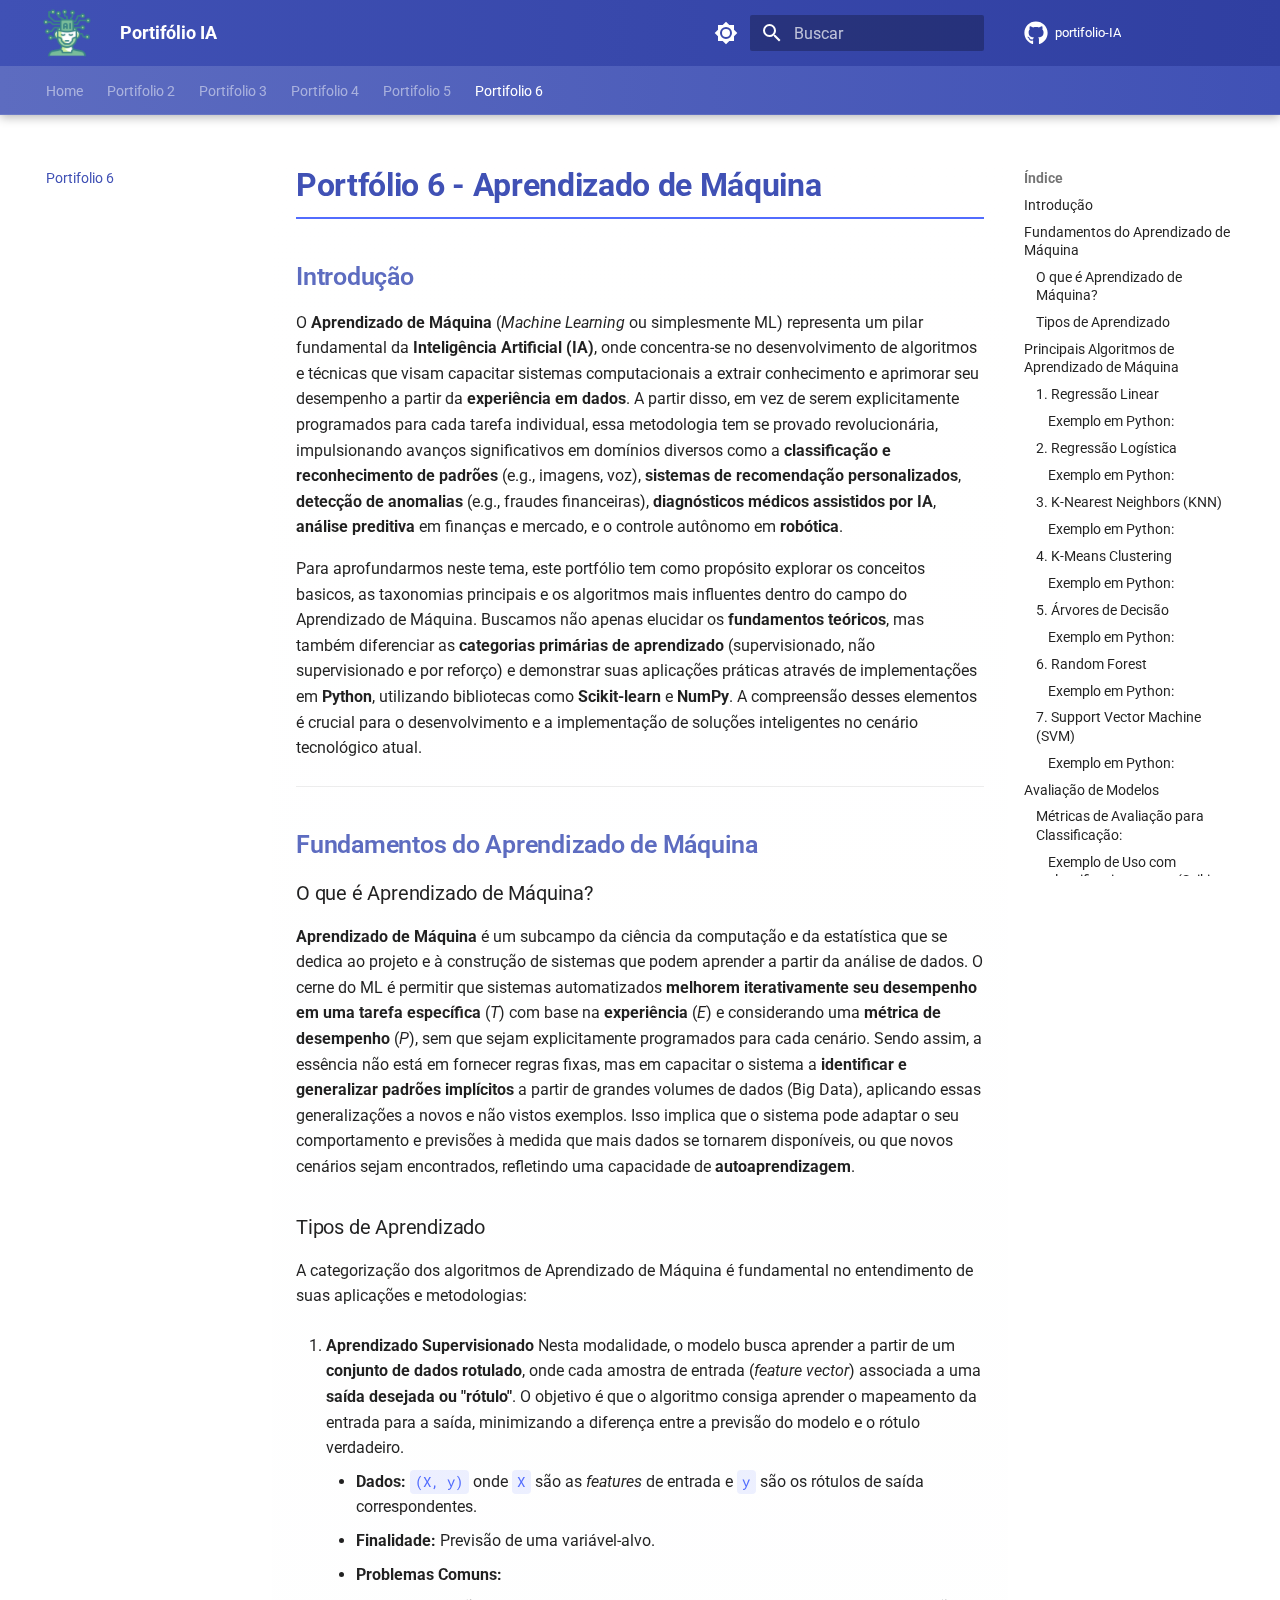
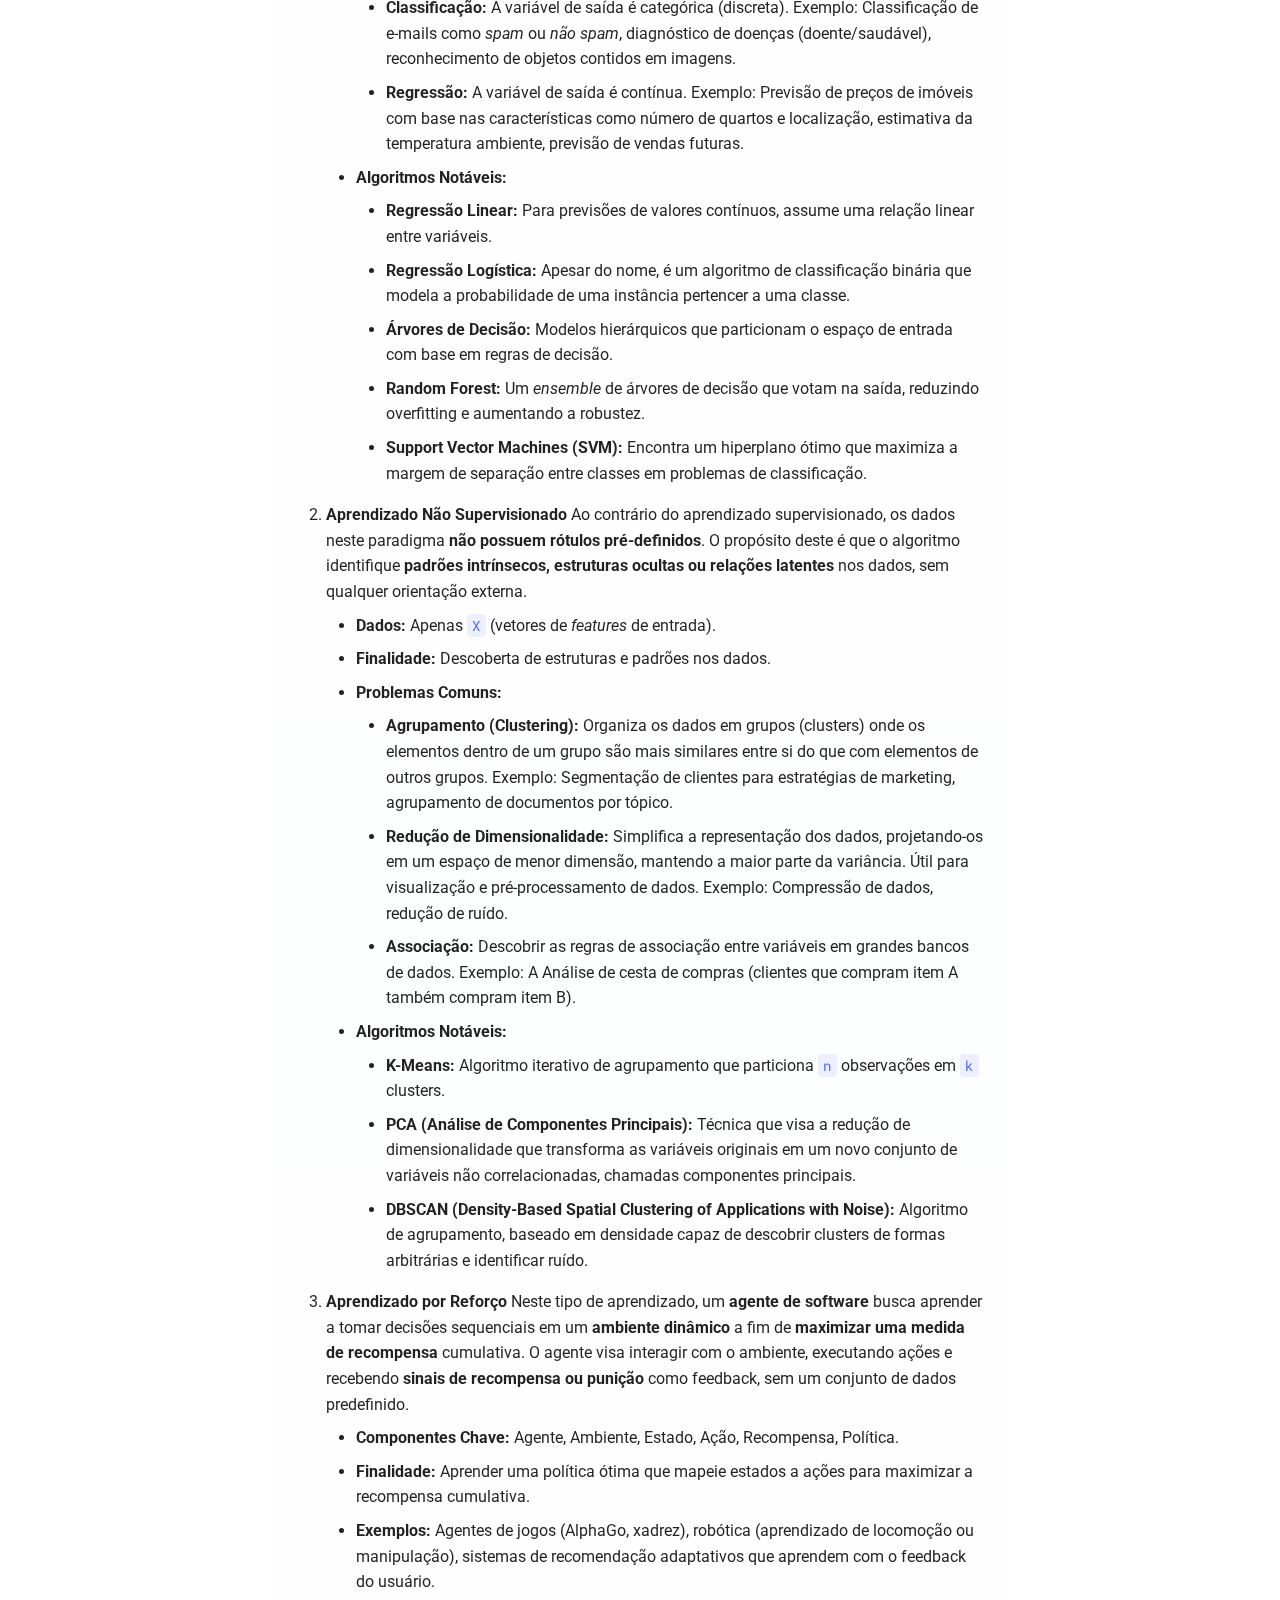
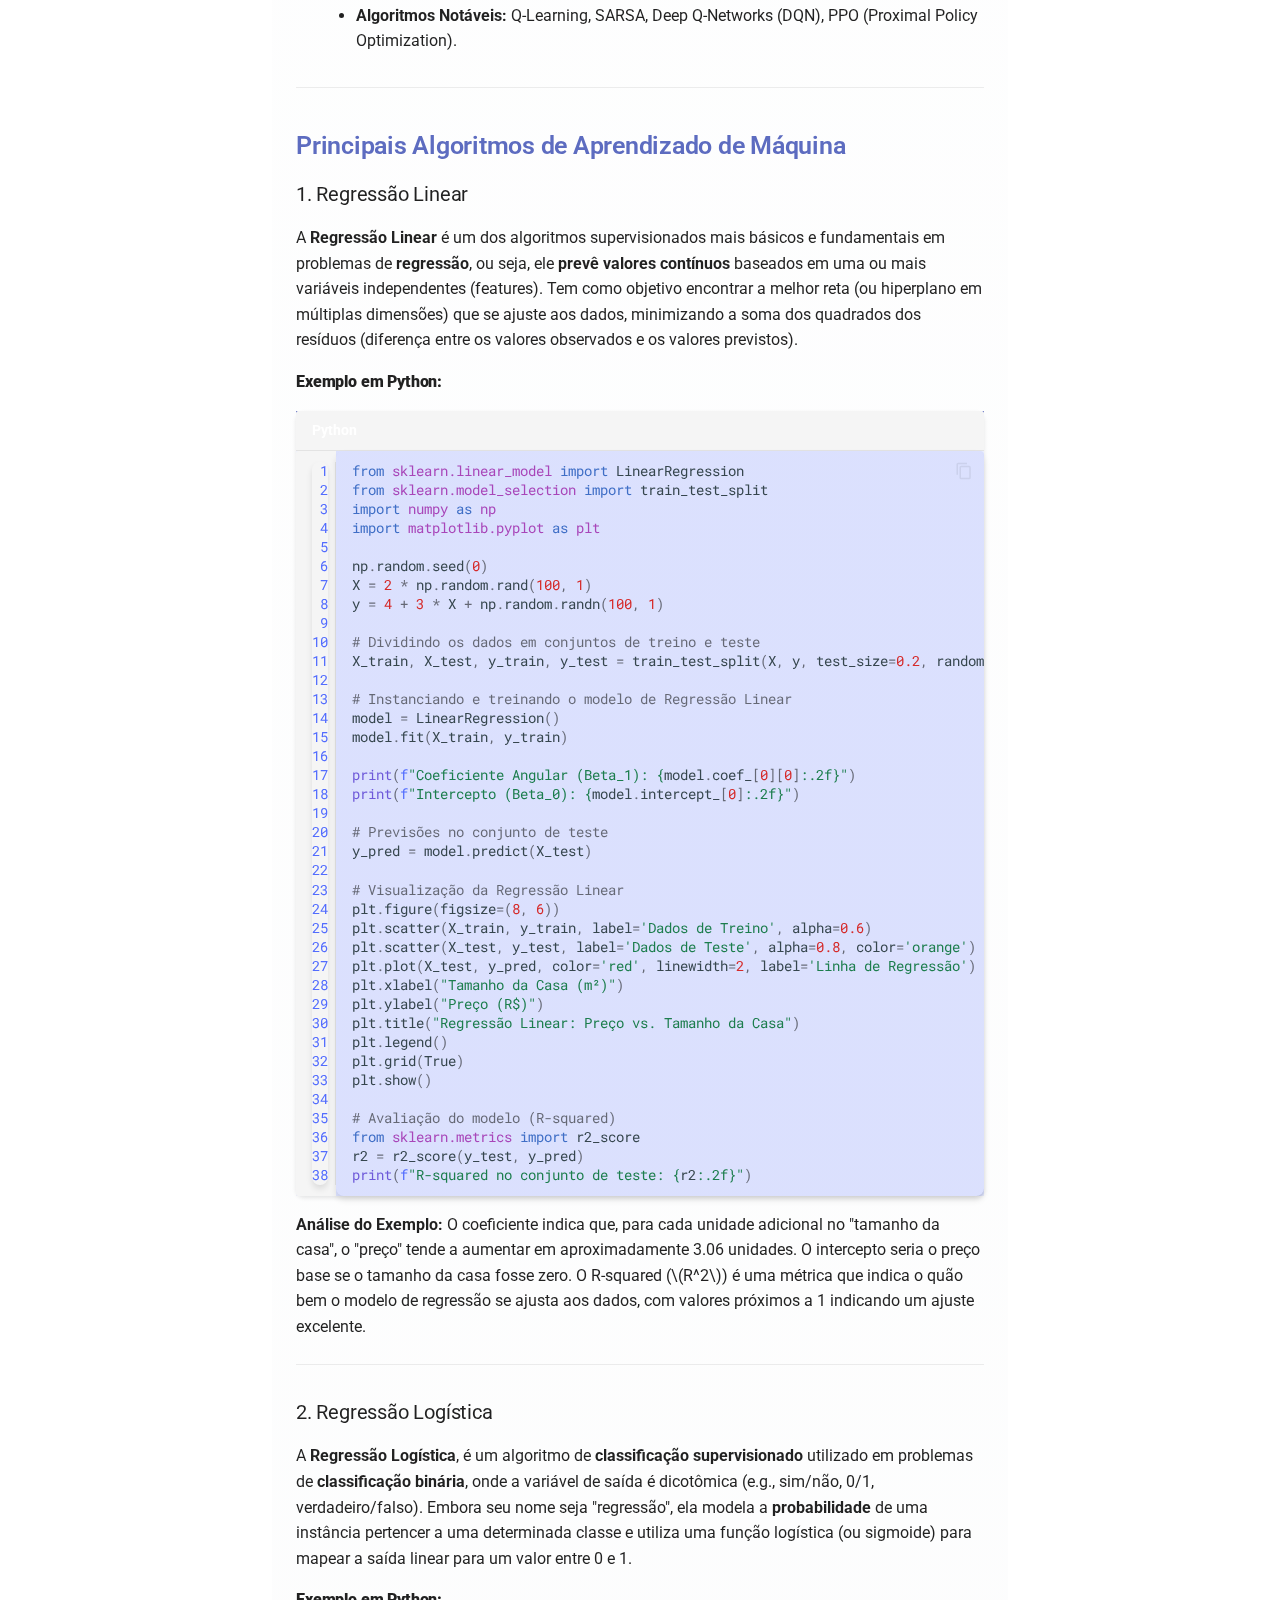
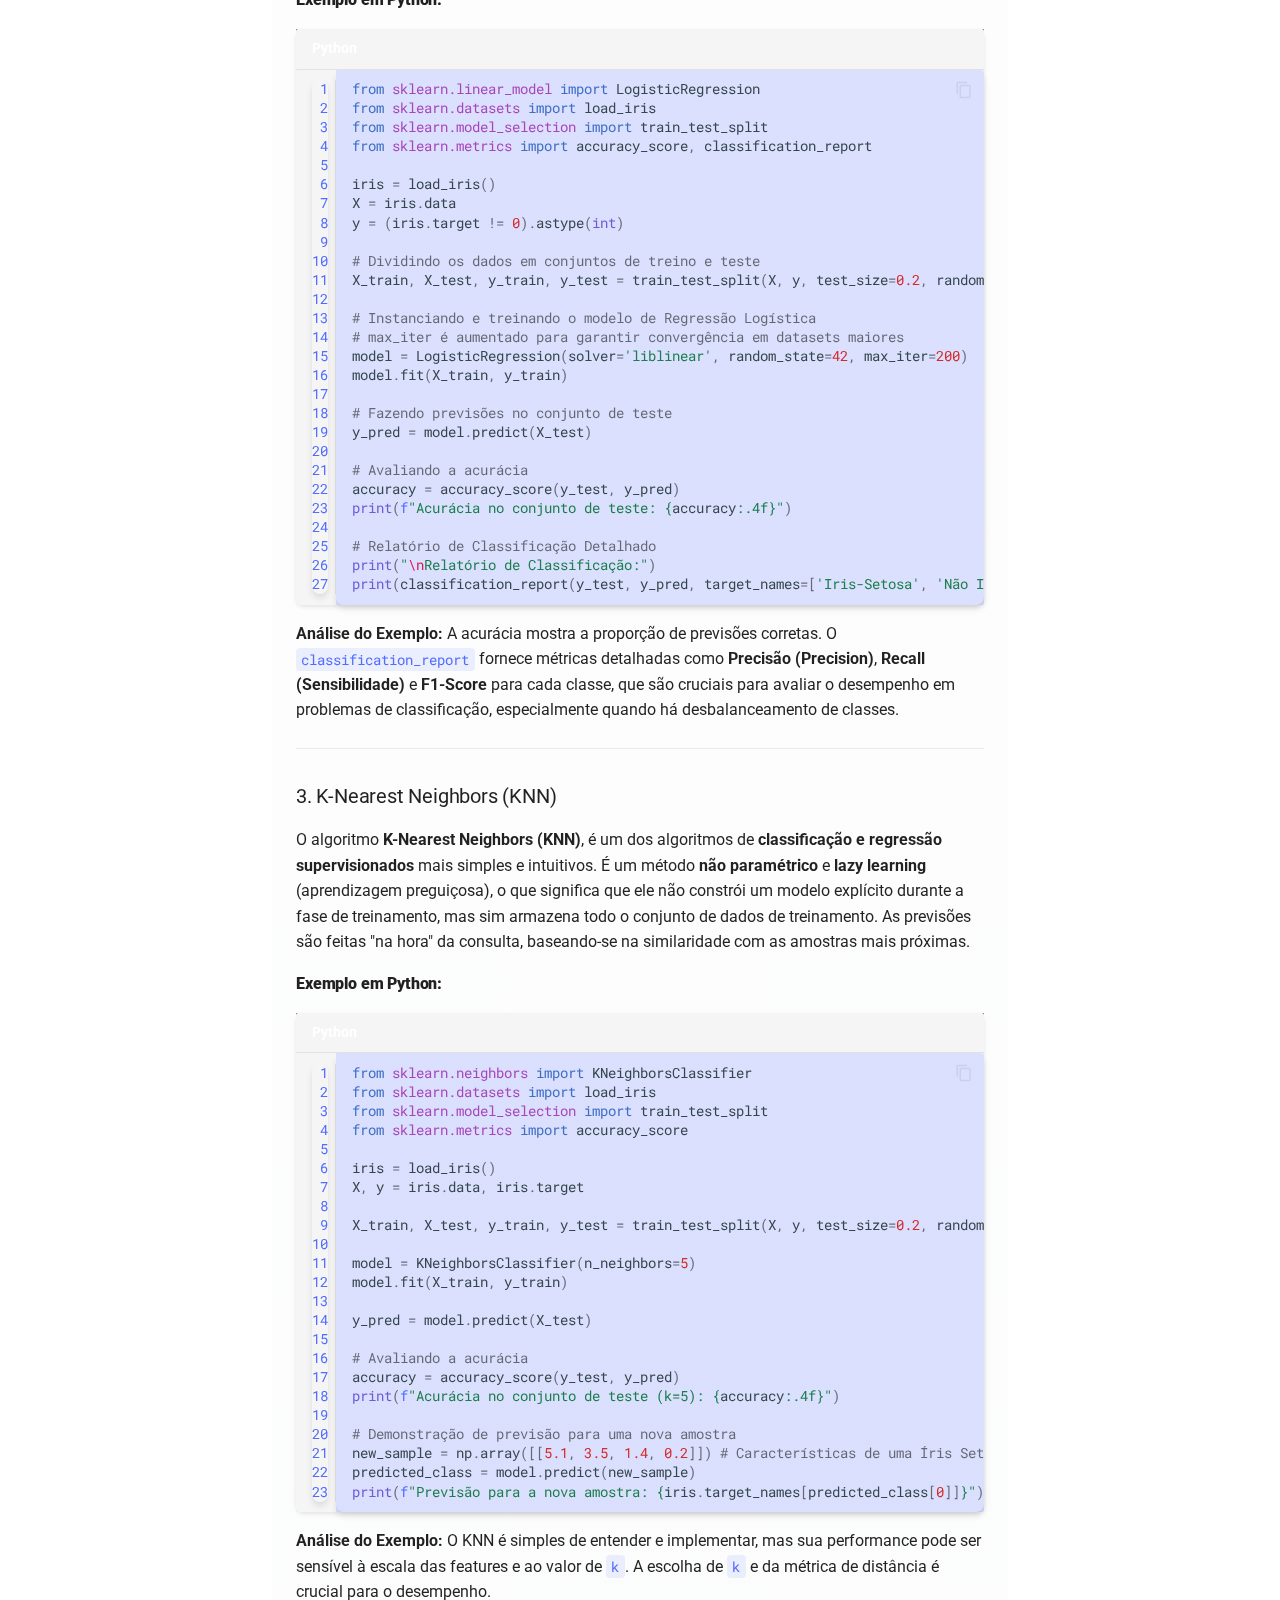
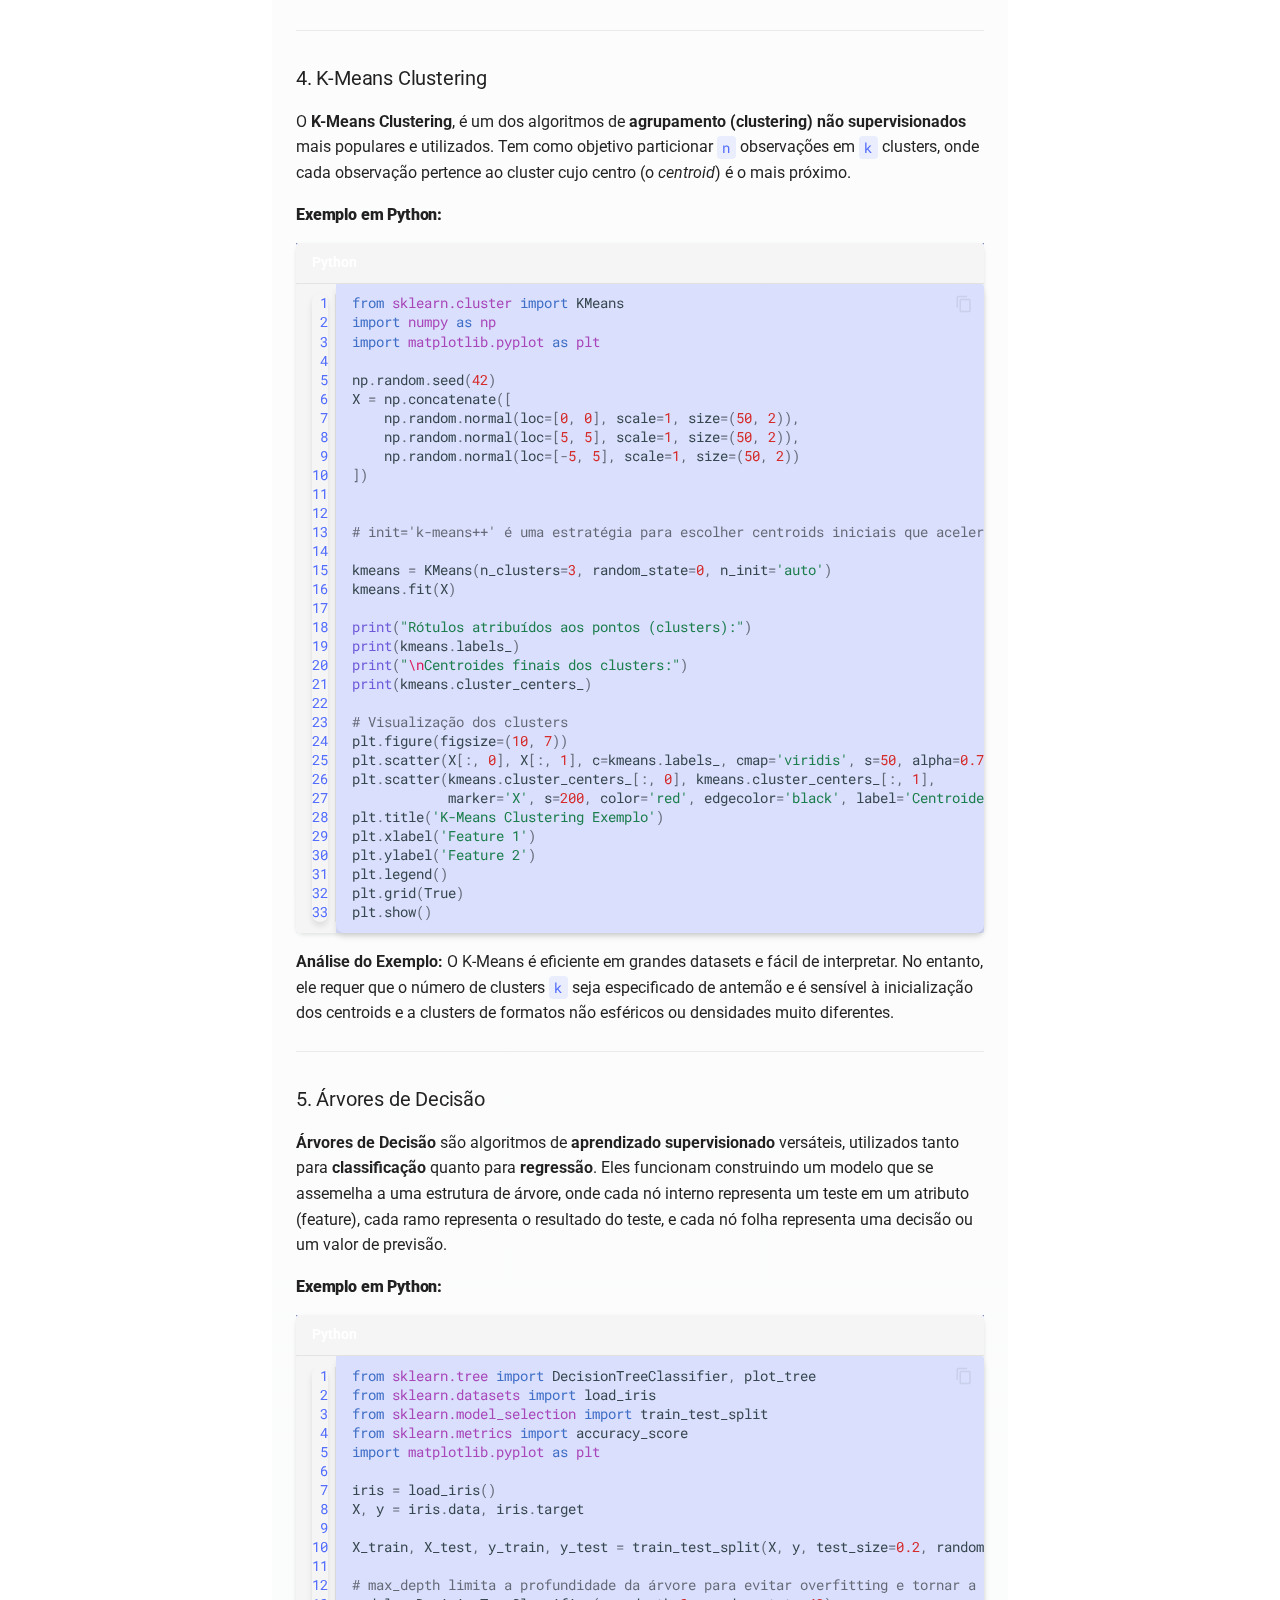
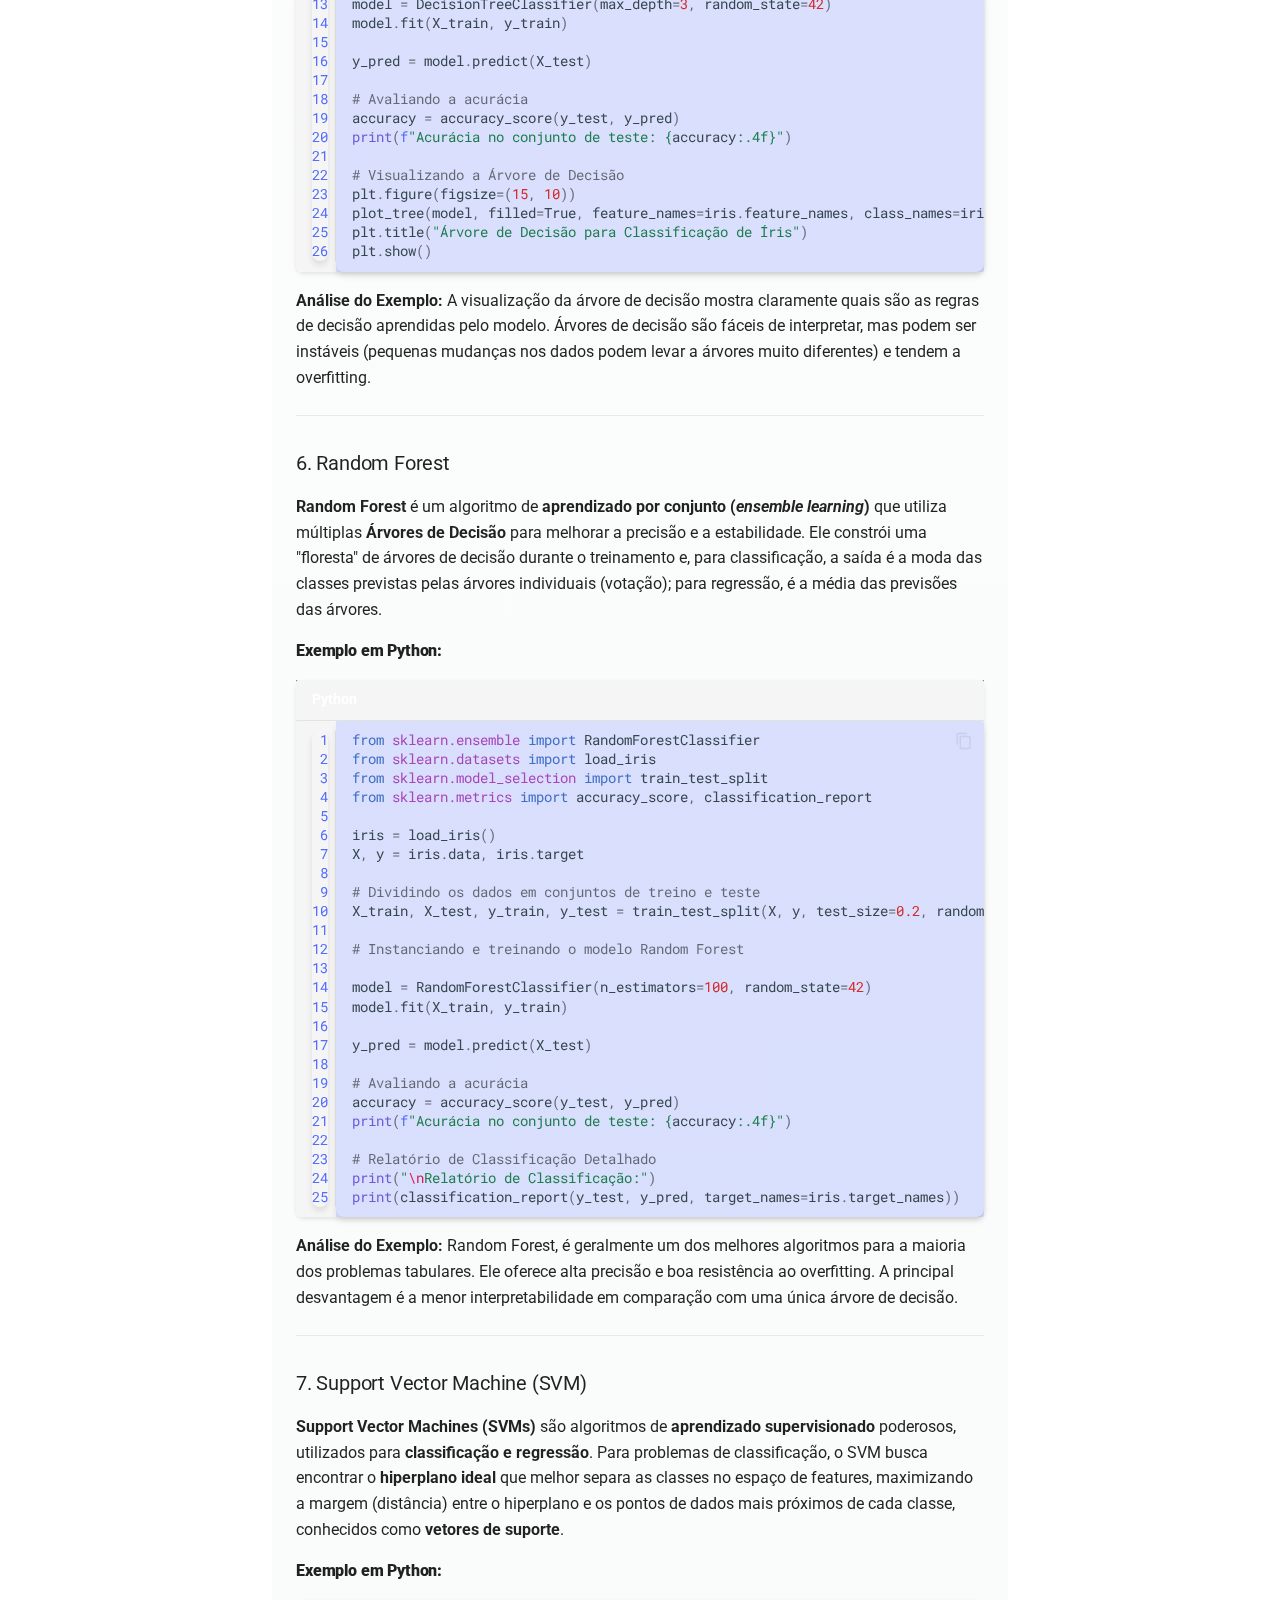
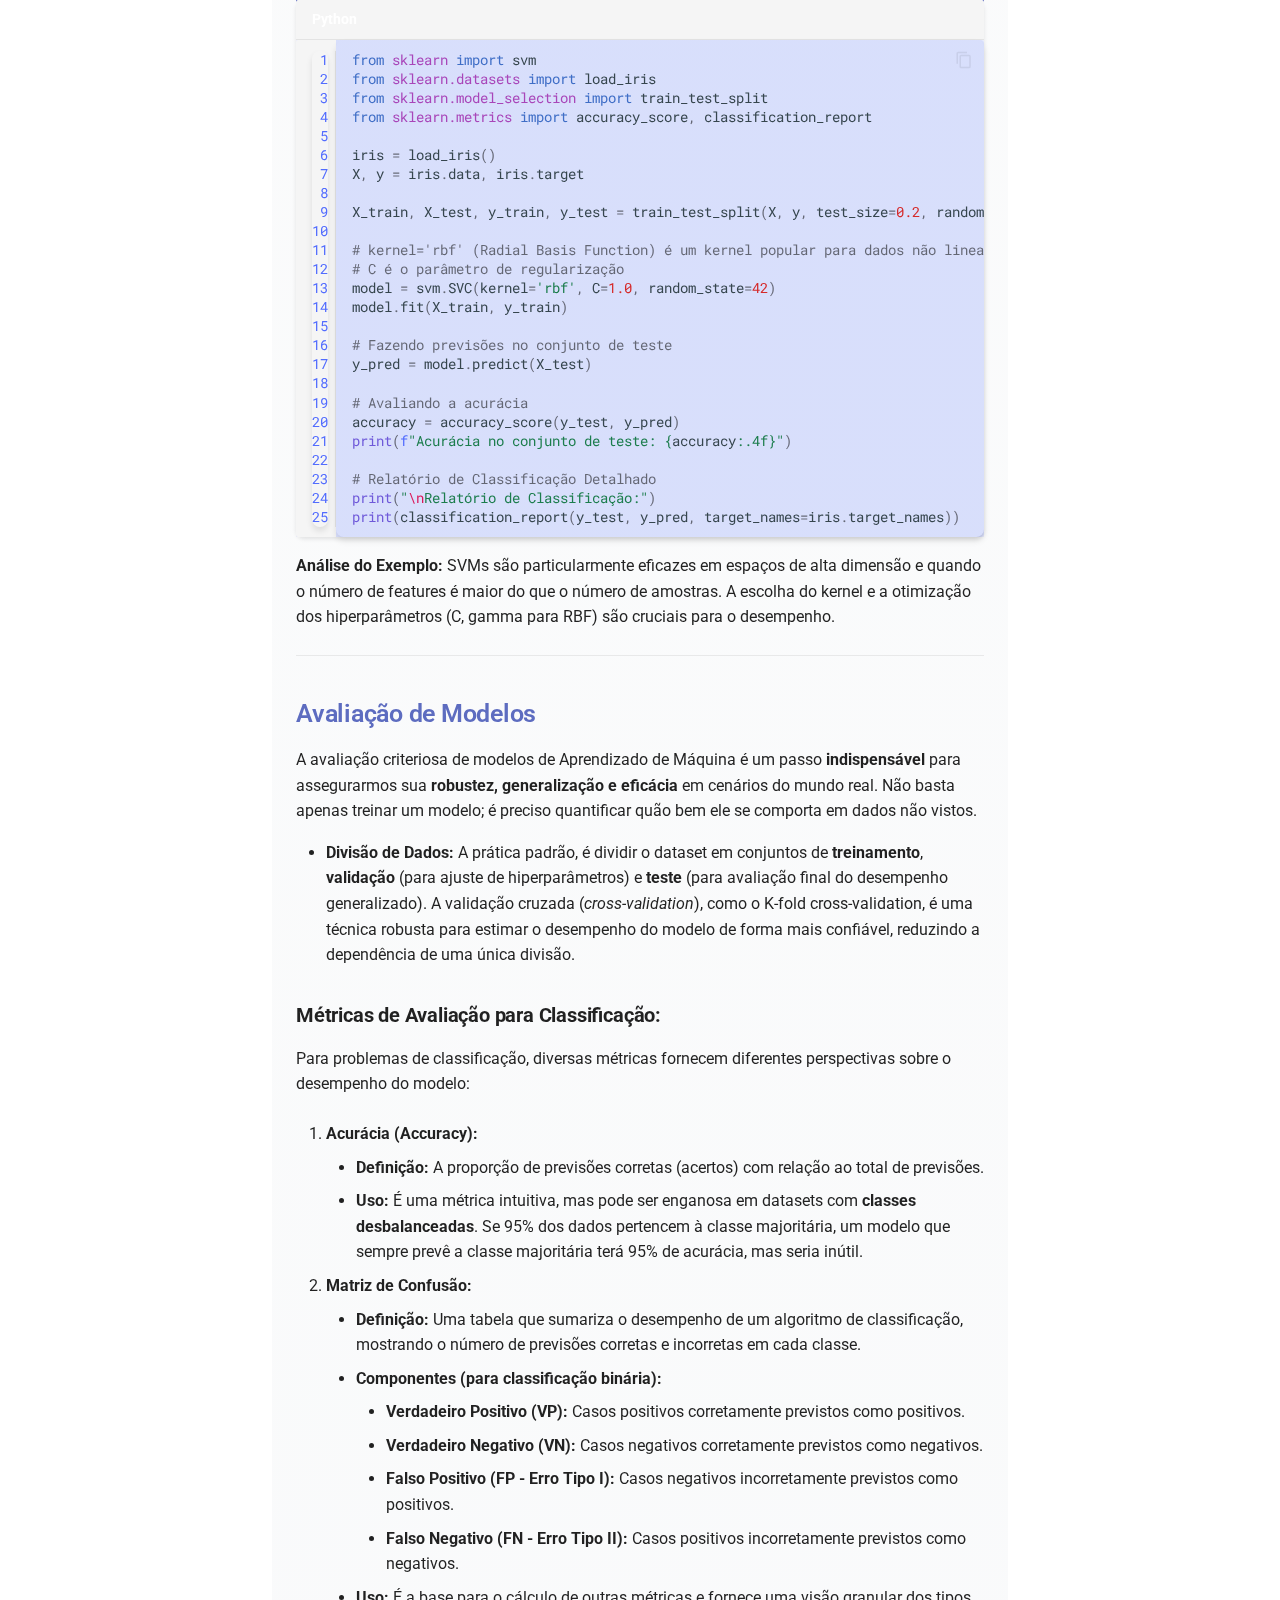
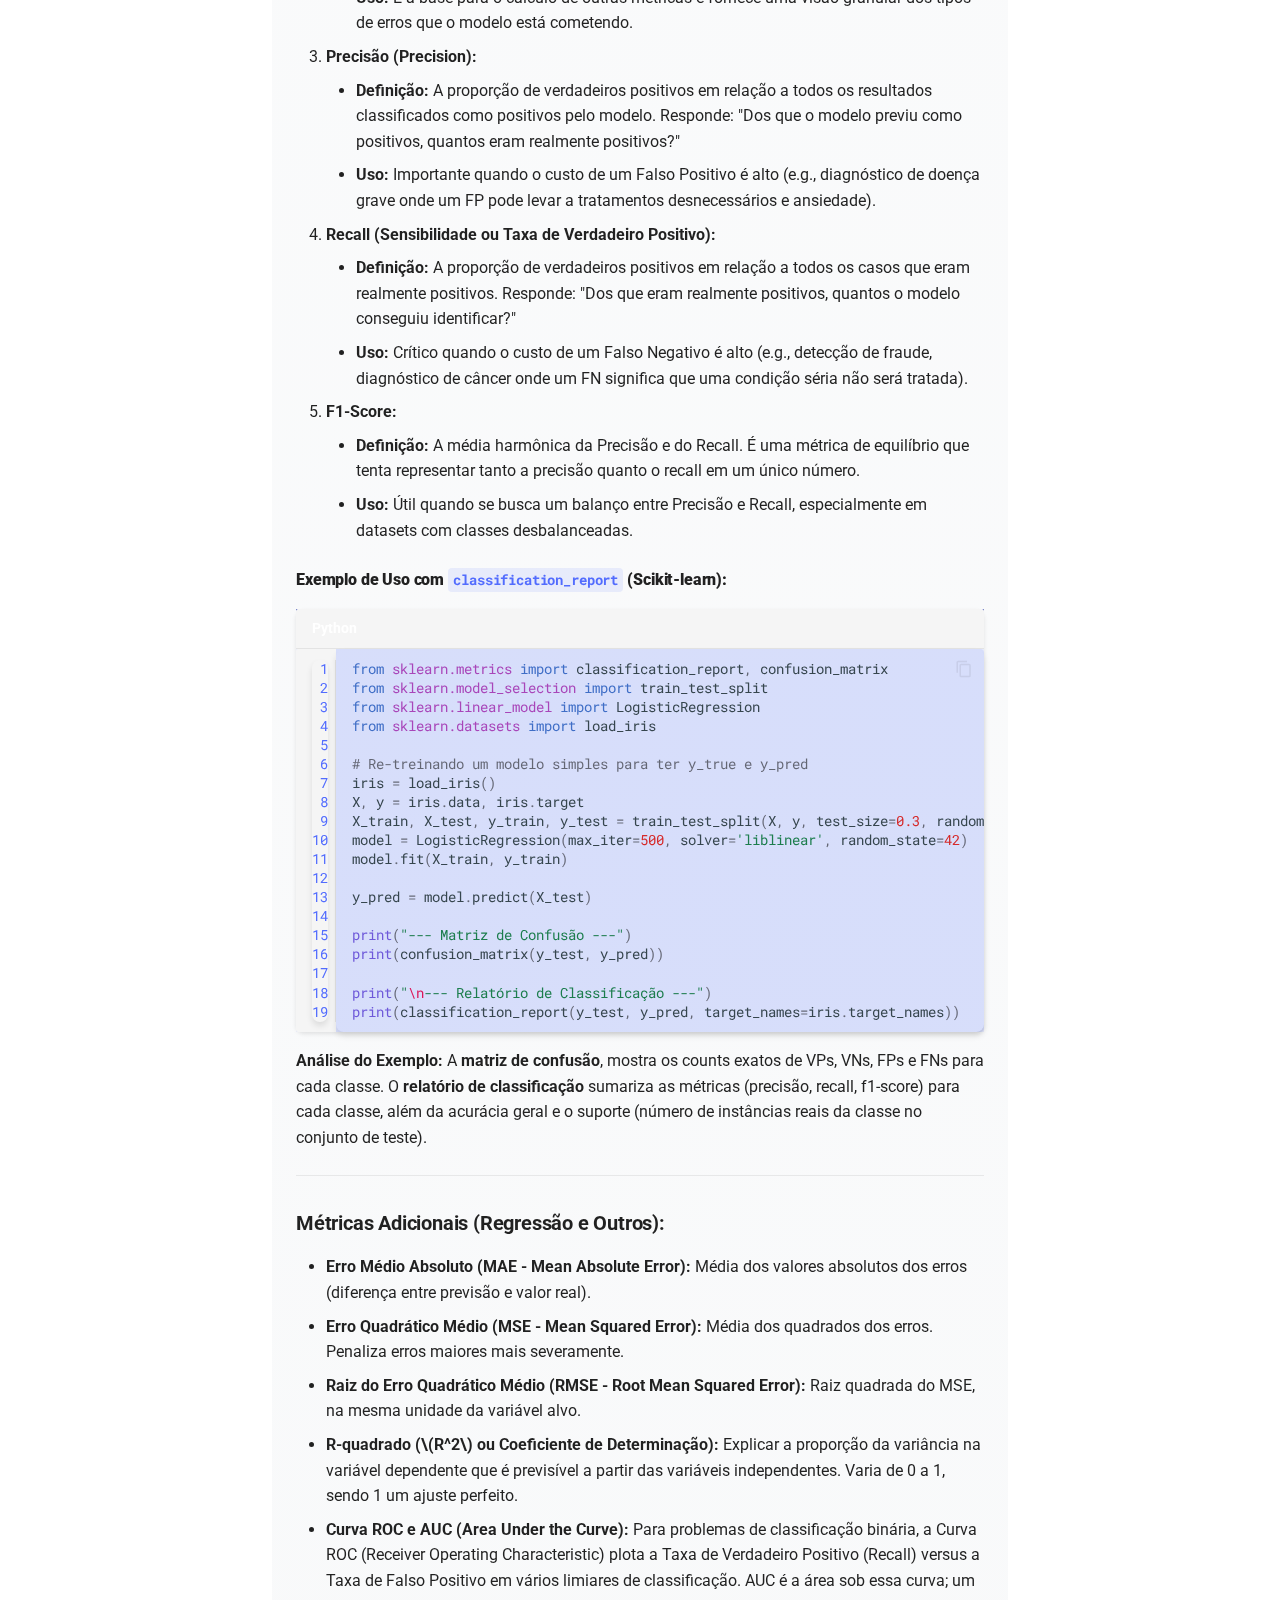
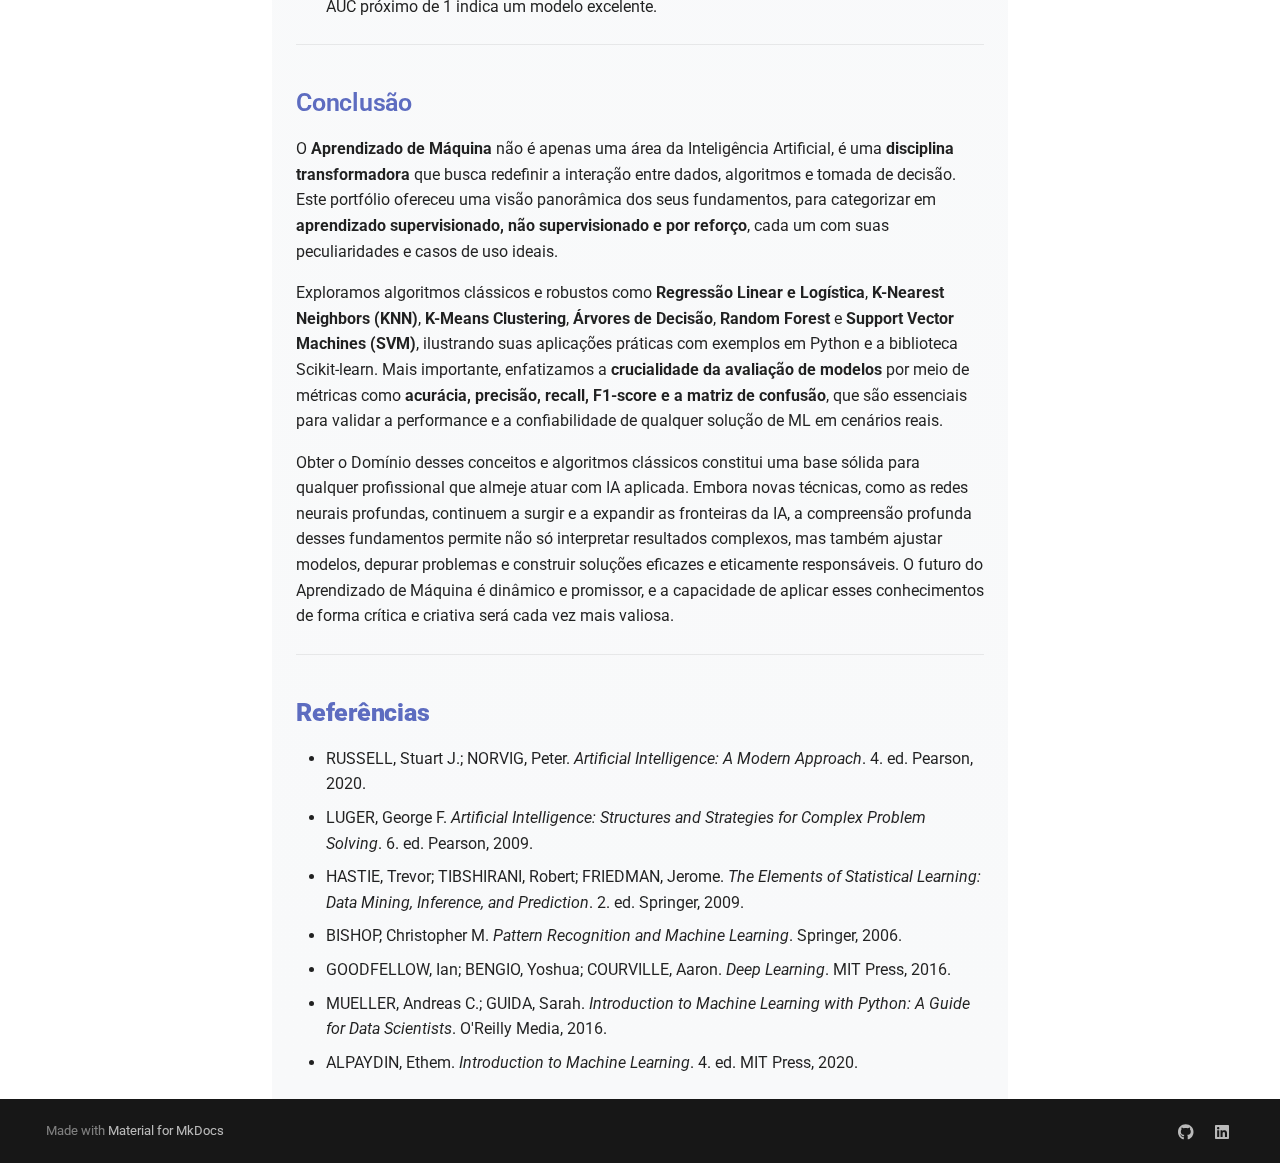
<file: portifolio-6/index.html>
<!doctype html>
<html lang="pt" class="no-js">
  <head>
    
      <meta charset="utf-8">
      <meta name="viewport" content="width=device-width,initial-scale=1">
      
      
      
      
        <link rel="prev" href="../portifolio-5/">
      
      
      
      <link rel="icon" href="../assets/images/favicon.png">
      <meta name="generator" content="mkdocs-1.6.1, mkdocs-material-9.6.15">
    
    
      
        <title>Portifolio 6 - Portifólio IA</title>
      
    
    
      <link rel="stylesheet" href="../assets/stylesheets/main.342714a4.min.css">
      
        
        <link rel="stylesheet" href="../assets/stylesheets/palette.06af60db.min.css">
      
      


    
    
      
    
    
      
        
        
        <link rel="preconnect" href="https://fonts.gstatic.com" crossorigin>
        <link rel="stylesheet" href="https://fonts.googleapis.com/css?family=Roboto:300,300i,400,400i,700,700i%7CRoboto+Mono:400,400i,700,700i&display=fallback">
        <style>:root{--md-text-font:"Roboto";--md-code-font:"Roboto Mono"}</style>
      
    
    
      <link rel="stylesheet" href="../stylesheets/extra.css">
    
    <script>__md_scope=new URL("..",location),__md_hash=e=>[...e].reduce(((e,_)=>(e<<5)-e+_.charCodeAt(0)),0),__md_get=(e,_=localStorage,t=__md_scope)=>JSON.parse(_.getItem(t.pathname+"."+e)),__md_set=(e,_,t=localStorage,a=__md_scope)=>{try{t.setItem(a.pathname+"."+e,JSON.stringify(_))}catch(e){}}</script>
    
      

    
    
    
  </head>
  
  
    
    
      
    
    
    
    
    <body dir="ltr" data-md-color-scheme="default" data-md-color-primary="indigo" data-md-color-accent="indigo">
  
    
    <input class="md-toggle" data-md-toggle="drawer" type="checkbox" id="__drawer" autocomplete="off">
    <input class="md-toggle" data-md-toggle="search" type="checkbox" id="__search" autocomplete="off">
    <label class="md-overlay" for="__drawer"></label>
    <div data-md-component="skip">
      
        
        <a href="#portfolio-6-aprendizado-de-maquina" class="md-skip">
          Pular para conteúdo
        </a>
      
    </div>
    <div data-md-component="announce">
      
    </div>
    
    
      

  

<header class="md-header md-header--shadow md-header--lifted" data-md-component="header">
  <nav class="md-header__inner md-grid" aria-label="Cabeçalho">
    <a href=".." title="Portifólio IA" class="md-header__button md-logo" aria-label="Portifólio IA" data-md-component="logo">
      
  <img src="../img/logo.png" alt="logo">

    </a>
    <label class="md-header__button md-icon" for="__drawer">
      
      <svg xmlns="http://www.w3.org/2000/svg" viewBox="0 0 24 24"><path d="M3 6h18v2H3zm0 5h18v2H3zm0 5h18v2H3z"/></svg>
    </label>
    <div class="md-header__title" data-md-component="header-title">
      <div class="md-header__ellipsis">
        <div class="md-header__topic">
          <span class="md-ellipsis">
            Portifólio IA
          </span>
        </div>
        <div class="md-header__topic" data-md-component="header-topic">
          <span class="md-ellipsis">
            
              Portifolio 6
            
          </span>
        </div>
      </div>
    </div>
    
      
        <form class="md-header__option" data-md-component="palette">
  
    
    
    
    <input class="md-option" data-md-color-media="" data-md-color-scheme="default" data-md-color-primary="indigo" data-md-color-accent="indigo"  aria-label="Switch to dark mode"  type="radio" name="__palette" id="__palette_0">
    
      <label class="md-header__button md-icon" title="Switch to dark mode" for="__palette_1" hidden>
        <svg xmlns="http://www.w3.org/2000/svg" viewBox="0 0 24 24"><path d="M12 8a4 4 0 0 0-4 4 4 4 0 0 0 4 4 4 4 0 0 0 4-4 4 4 0 0 0-4-4m0 10a6 6 0 0 1-6-6 6 6 0 0 1 6-6 6 6 0 0 1 6 6 6 6 0 0 1-6 6m8-9.31V4h-4.69L12 .69 8.69 4H4v4.69L.69 12 4 15.31V20h4.69L12 23.31 15.31 20H20v-4.69L23.31 12z"/></svg>
      </label>
    
  
    
    
    
    <input class="md-option" data-md-color-media="" data-md-color-scheme="slate" data-md-color-primary="indigo" data-md-color-accent="indigo"  aria-label="Switch to light mode"  type="radio" name="__palette" id="__palette_1">
    
      <label class="md-header__button md-icon" title="Switch to light mode" for="__palette_0" hidden>
        <svg xmlns="http://www.w3.org/2000/svg" viewBox="0 0 24 24"><path d="M12 18c-.89 0-1.74-.2-2.5-.55C11.56 16.5 13 14.42 13 12s-1.44-4.5-3.5-5.45C10.26 6.2 11.11 6 12 6a6 6 0 0 1 6 6 6 6 0 0 1-6 6m8-9.31V4h-4.69L12 .69 8.69 4H4v4.69L.69 12 4 15.31V20h4.69L12 23.31 15.31 20H20v-4.69L23.31 12z"/></svg>
      </label>
    
  
</form>
      
    
    
      <script>var palette=__md_get("__palette");if(palette&&palette.color){if("(prefers-color-scheme)"===palette.color.media){var media=matchMedia("(prefers-color-scheme: light)"),input=document.querySelector(media.matches?"[data-md-color-media='(prefers-color-scheme: light)']":"[data-md-color-media='(prefers-color-scheme: dark)']");palette.color.media=input.getAttribute("data-md-color-media"),palette.color.scheme=input.getAttribute("data-md-color-scheme"),palette.color.primary=input.getAttribute("data-md-color-primary"),palette.color.accent=input.getAttribute("data-md-color-accent")}for(var[key,value]of Object.entries(palette.color))document.body.setAttribute("data-md-color-"+key,value)}</script>
    
    
    
      
      
        <label class="md-header__button md-icon" for="__search">
          
          <svg xmlns="http://www.w3.org/2000/svg" viewBox="0 0 24 24"><path d="M9.5 3A6.5 6.5 0 0 1 16 9.5c0 1.61-.59 3.09-1.56 4.23l.27.27h.79l5 5-1.5 1.5-5-5v-.79l-.27-.27A6.52 6.52 0 0 1 9.5 16 6.5 6.5 0 0 1 3 9.5 6.5 6.5 0 0 1 9.5 3m0 2C7 5 5 7 5 9.5S7 14 9.5 14 14 12 14 9.5 12 5 9.5 5"/></svg>
        </label>
        <div class="md-search" data-md-component="search" role="dialog">
  <label class="md-search__overlay" for="__search"></label>
  <div class="md-search__inner" role="search">
    <form class="md-search__form" name="search">
      <input type="text" class="md-search__input" name="query" aria-label="Buscar" placeholder="Buscar" autocapitalize="off" autocorrect="off" autocomplete="off" spellcheck="false" data-md-component="search-query" required>
      <label class="md-search__icon md-icon" for="__search">
        
        <svg xmlns="http://www.w3.org/2000/svg" viewBox="0 0 24 24"><path d="M9.5 3A6.5 6.5 0 0 1 16 9.5c0 1.61-.59 3.09-1.56 4.23l.27.27h.79l5 5-1.5 1.5-5-5v-.79l-.27-.27A6.52 6.52 0 0 1 9.5 16 6.5 6.5 0 0 1 3 9.5 6.5 6.5 0 0 1 9.5 3m0 2C7 5 5 7 5 9.5S7 14 9.5 14 14 12 14 9.5 12 5 9.5 5"/></svg>
        
        <svg xmlns="http://www.w3.org/2000/svg" viewBox="0 0 24 24"><path d="M20 11v2H8l5.5 5.5-1.42 1.42L4.16 12l7.92-7.92L13.5 5.5 8 11z"/></svg>
      </label>
      <nav class="md-search__options" aria-label="Pesquisar">
        
          <a href="javascript:void(0)" class="md-search__icon md-icon" title="Compartilhar" aria-label="Compartilhar" data-clipboard data-clipboard-text="" data-md-component="search-share" tabindex="-1">
            
            <svg xmlns="http://www.w3.org/2000/svg" viewBox="0 0 24 24"><path d="M18 16.08c-.76 0-1.44.3-1.96.77L8.91 12.7c.05-.23.09-.46.09-.7s-.04-.47-.09-.7l7.05-4.11c.54.5 1.25.81 2.04.81a3 3 0 0 0 3-3 3 3 0 0 0-3-3 3 3 0 0 0-3 3c0 .24.04.47.09.7L8.04 9.81C7.5 9.31 6.79 9 6 9a3 3 0 0 0-3 3 3 3 0 0 0 3 3c.79 0 1.5-.31 2.04-.81l7.12 4.15c-.05.21-.08.43-.08.66 0 1.61 1.31 2.91 2.92 2.91s2.92-1.3 2.92-2.91A2.92 2.92 0 0 0 18 16.08"/></svg>
          </a>
        
        <button type="reset" class="md-search__icon md-icon" title="Limpar" aria-label="Limpar" tabindex="-1">
          
          <svg xmlns="http://www.w3.org/2000/svg" viewBox="0 0 24 24"><path d="M19 6.41 17.59 5 12 10.59 6.41 5 5 6.41 10.59 12 5 17.59 6.41 19 12 13.41 17.59 19 19 17.59 13.41 12z"/></svg>
        </button>
      </nav>
      
    </form>
    <div class="md-search__output">
      <div class="md-search__scrollwrap" tabindex="0" data-md-scrollfix>
        <div class="md-search-result" data-md-component="search-result">
          <div class="md-search-result__meta">
            Inicializando busca
          </div>
          <ol class="md-search-result__list" role="presentation"></ol>
        </div>
      </div>
    </div>
  </div>
</div>
      
    
    
      <div class="md-header__source">
        <a href="https://github.com/JeffersonSenaa/portifolio-IA" title="Ir para repositório" class="md-source" data-md-component="source">
  <div class="md-source__icon md-icon">
    
    <svg xmlns="http://www.w3.org/2000/svg" viewBox="0 0 496 512"><!--! Font Awesome Free 6.7.2 by @fontawesome - https://fontawesome.com License - https://fontawesome.com/license/free (Icons: CC BY 4.0, Fonts: SIL OFL 1.1, Code: MIT License) Copyright 2024 Fonticons, Inc.--><path d="M165.9 397.4c0 2-2.3 3.6-5.2 3.6-3.3.3-5.6-1.3-5.6-3.6 0-2 2.3-3.6 5.2-3.6 3-.3 5.6 1.3 5.6 3.6m-31.1-4.5c-.7 2 1.3 4.3 4.3 4.9 2.6 1 5.6 0 6.2-2s-1.3-4.3-4.3-5.2c-2.6-.7-5.5.3-6.2 2.3m44.2-1.7c-2.9.7-4.9 2.6-4.6 4.9.3 2 2.9 3.3 5.9 2.6 2.9-.7 4.9-2.6 4.6-4.6-.3-1.9-3-3.2-5.9-2.9M244.8 8C106.1 8 0 113.3 0 252c0 110.9 69.8 205.8 169.5 239.2 12.8 2.3 17.3-5.6 17.3-12.1 0-6.2-.3-40.4-.3-61.4 0 0-70 15-84.7-29.8 0 0-11.4-29.1-27.8-36.6 0 0-22.9-15.7 1.6-15.4 0 0 24.9 2 38.6 25.8 21.9 38.6 58.6 27.5 72.9 20.9 2.3-16 8.8-27.1 16-33.7-55.9-6.2-112.3-14.3-112.3-110.5 0-27.5 7.6-41.3 23.6-58.9-2.6-6.5-11.1-33.3 2.6-67.9 20.9-6.5 69 27 69 27 20-5.6 41.5-8.5 62.8-8.5s42.8 2.9 62.8 8.5c0 0 48.1-33.6 69-27 13.7 34.7 5.2 61.4 2.6 67.9 16 17.7 25.8 31.5 25.8 58.9 0 96.5-58.9 104.2-114.8 110.5 9.2 7.9 17 22.9 17 46.4 0 33.7-.3 75.4-.3 83.6 0 6.5 4.6 14.4 17.3 12.1C428.2 457.8 496 362.9 496 252 496 113.3 383.5 8 244.8 8M97.2 352.9c-1.3 1-1 3.3.7 5.2 1.6 1.6 3.9 2.3 5.2 1 1.3-1 1-3.3-.7-5.2-1.6-1.6-3.9-2.3-5.2-1m-10.8-8.1c-.7 1.3.3 2.9 2.3 3.9 1.6 1 3.6.7 4.3-.7.7-1.3-.3-2.9-2.3-3.9-2-.6-3.6-.3-4.3.7m32.4 35.6c-1.6 1.3-1 4.3 1.3 6.2 2.3 2.3 5.2 2.6 6.5 1 1.3-1.3.7-4.3-1.3-6.2-2.2-2.3-5.2-2.6-6.5-1m-11.4-14.7c-1.6 1-1.6 3.6 0 5.9s4.3 3.3 5.6 2.3c1.6-1.3 1.6-3.9 0-6.2-1.4-2.3-4-3.3-5.6-2"/></svg>
  </div>
  <div class="md-source__repository">
    portifolio-IA
  </div>
</a>
      </div>
    
  </nav>
  
    
      
<nav class="md-tabs" aria-label="Abas" data-md-component="tabs">
  <div class="md-grid">
    <ul class="md-tabs__list">
      
        
  
  
  
  
    <li class="md-tabs__item">
      <a href=".." class="md-tabs__link">
        
  
  
    
  
  Home

      </a>
    </li>
  

      
        
  
  
  
  
    <li class="md-tabs__item">
      <a href="../portifolio-2/" class="md-tabs__link">
        
  
  
    
  
  Portifolio 2

      </a>
    </li>
  

      
        
  
  
  
  
    <li class="md-tabs__item">
      <a href="../portifolio-3/" class="md-tabs__link">
        
  
  
    
  
  Portifolio 3

      </a>
    </li>
  

      
        
  
  
  
  
    <li class="md-tabs__item">
      <a href="../portifolio-4/" class="md-tabs__link">
        
  
  
    
  
  Portifolio 4

      </a>
    </li>
  

      
        
  
  
  
  
    <li class="md-tabs__item">
      <a href="../portifolio-5/" class="md-tabs__link">
        
  
  
    
  
  Portifolio 5

      </a>
    </li>
  

      
        
  
  
  
    
  
  
    <li class="md-tabs__item md-tabs__item--active">
      <a href="./" class="md-tabs__link">
        
  
  
    
  
  Portifolio 6

      </a>
    </li>
  

      
    </ul>
  </div>
</nav>
    
  
</header>
    
    <div class="md-container" data-md-component="container">
      
      
        
      
      <main class="md-main" data-md-component="main">
        <div class="md-main__inner md-grid">
          
            
              
              <div class="md-sidebar md-sidebar--primary" data-md-component="sidebar" data-md-type="navigation" >
                <div class="md-sidebar__scrollwrap">
                  <div class="md-sidebar__inner">
                    


  


<nav class="md-nav md-nav--primary md-nav--lifted" aria-label="Navegação" data-md-level="0">
  <label class="md-nav__title" for="__drawer">
    <a href=".." title="Portifólio IA" class="md-nav__button md-logo" aria-label="Portifólio IA" data-md-component="logo">
      
  <img src="../img/logo.png" alt="logo">

    </a>
    Portifólio IA
  </label>
  
    <div class="md-nav__source">
      <a href="https://github.com/JeffersonSenaa/portifolio-IA" title="Ir para repositório" class="md-source" data-md-component="source">
  <div class="md-source__icon md-icon">
    
    <svg xmlns="http://www.w3.org/2000/svg" viewBox="0 0 496 512"><!--! Font Awesome Free 6.7.2 by @fontawesome - https://fontawesome.com License - https://fontawesome.com/license/free (Icons: CC BY 4.0, Fonts: SIL OFL 1.1, Code: MIT License) Copyright 2024 Fonticons, Inc.--><path d="M165.9 397.4c0 2-2.3 3.6-5.2 3.6-3.3.3-5.6-1.3-5.6-3.6 0-2 2.3-3.6 5.2-3.6 3-.3 5.6 1.3 5.6 3.6m-31.1-4.5c-.7 2 1.3 4.3 4.3 4.9 2.6 1 5.6 0 6.2-2s-1.3-4.3-4.3-5.2c-2.6-.7-5.5.3-6.2 2.3m44.2-1.7c-2.9.7-4.9 2.6-4.6 4.9.3 2 2.9 3.3 5.9 2.6 2.9-.7 4.9-2.6 4.6-4.6-.3-1.9-3-3.2-5.9-2.9M244.8 8C106.1 8 0 113.3 0 252c0 110.9 69.8 205.8 169.5 239.2 12.8 2.3 17.3-5.6 17.3-12.1 0-6.2-.3-40.4-.3-61.4 0 0-70 15-84.7-29.8 0 0-11.4-29.1-27.8-36.6 0 0-22.9-15.7 1.6-15.4 0 0 24.9 2 38.6 25.8 21.9 38.6 58.6 27.5 72.9 20.9 2.3-16 8.8-27.1 16-33.7-55.9-6.2-112.3-14.3-112.3-110.5 0-27.5 7.6-41.3 23.6-58.9-2.6-6.5-11.1-33.3 2.6-67.9 20.9-6.5 69 27 69 27 20-5.6 41.5-8.5 62.8-8.5s42.8 2.9 62.8 8.5c0 0 48.1-33.6 69-27 13.7 34.7 5.2 61.4 2.6 67.9 16 17.7 25.8 31.5 25.8 58.9 0 96.5-58.9 104.2-114.8 110.5 9.2 7.9 17 22.9 17 46.4 0 33.7-.3 75.4-.3 83.6 0 6.5 4.6 14.4 17.3 12.1C428.2 457.8 496 362.9 496 252 496 113.3 383.5 8 244.8 8M97.2 352.9c-1.3 1-1 3.3.7 5.2 1.6 1.6 3.9 2.3 5.2 1 1.3-1 1-3.3-.7-5.2-1.6-1.6-3.9-2.3-5.2-1m-10.8-8.1c-.7 1.3.3 2.9 2.3 3.9 1.6 1 3.6.7 4.3-.7.7-1.3-.3-2.9-2.3-3.9-2-.6-3.6-.3-4.3.7m32.4 35.6c-1.6 1.3-1 4.3 1.3 6.2 2.3 2.3 5.2 2.6 6.5 1 1.3-1.3.7-4.3-1.3-6.2-2.2-2.3-5.2-2.6-6.5-1m-11.4-14.7c-1.6 1-1.6 3.6 0 5.9s4.3 3.3 5.6 2.3c1.6-1.3 1.6-3.9 0-6.2-1.4-2.3-4-3.3-5.6-2"/></svg>
  </div>
  <div class="md-source__repository">
    portifolio-IA
  </div>
</a>
    </div>
  
  <ul class="md-nav__list" data-md-scrollfix>
    
      
      
  
  
  
  
    <li class="md-nav__item">
      <a href=".." class="md-nav__link">
        
  
  
  <span class="md-ellipsis">
    Home
    
  </span>
  

      </a>
    </li>
  

    
      
      
  
  
  
  
    <li class="md-nav__item">
      <a href="../portifolio-2/" class="md-nav__link">
        
  
  
  <span class="md-ellipsis">
    Portifolio 2
    
  </span>
  

      </a>
    </li>
  

    
      
      
  
  
  
  
    <li class="md-nav__item">
      <a href="../portifolio-3/" class="md-nav__link">
        
  
  
  <span class="md-ellipsis">
    Portifolio 3
    
  </span>
  

      </a>
    </li>
  

    
      
      
  
  
  
  
    <li class="md-nav__item">
      <a href="../portifolio-4/" class="md-nav__link">
        
  
  
  <span class="md-ellipsis">
    Portifolio 4
    
  </span>
  

      </a>
    </li>
  

    
      
      
  
  
  
  
    <li class="md-nav__item">
      <a href="../portifolio-5/" class="md-nav__link">
        
  
  
  <span class="md-ellipsis">
    Portifolio 5
    
  </span>
  

      </a>
    </li>
  

    
      
      
  
  
    
  
  
  
    <li class="md-nav__item md-nav__item--active">
      
      <input class="md-nav__toggle md-toggle" type="checkbox" id="__toc">
      
      
        
      
      
        <label class="md-nav__link md-nav__link--active" for="__toc">
          
  
  
  <span class="md-ellipsis">
    Portifolio 6
    
  </span>
  

          <span class="md-nav__icon md-icon"></span>
        </label>
      
      <a href="./" class="md-nav__link md-nav__link--active">
        
  
  
  <span class="md-ellipsis">
    Portifolio 6
    
  </span>
  

      </a>
      
        

<nav class="md-nav md-nav--secondary" aria-label="Índice">
  
  
  
    
  
  
    <label class="md-nav__title" for="__toc">
      <span class="md-nav__icon md-icon"></span>
      Índice
    </label>
    <ul class="md-nav__list" data-md-component="toc" data-md-scrollfix>
      
        <li class="md-nav__item">
  <a href="#introducao" class="md-nav__link">
    <span class="md-ellipsis">
      Introdução
    </span>
  </a>
  
</li>
      
        <li class="md-nav__item">
  <a href="#fundamentos-do-aprendizado-de-maquina" class="md-nav__link">
    <span class="md-ellipsis">
      Fundamentos do Aprendizado de Máquina
    </span>
  </a>
  
    <nav class="md-nav" aria-label="Fundamentos do Aprendizado de Máquina">
      <ul class="md-nav__list">
        
          <li class="md-nav__item">
  <a href="#o-que-e-aprendizado-de-maquina" class="md-nav__link">
    <span class="md-ellipsis">
      O que é Aprendizado de Máquina?
    </span>
  </a>
  
</li>
        
          <li class="md-nav__item">
  <a href="#tipos-de-aprendizado" class="md-nav__link">
    <span class="md-ellipsis">
      Tipos de Aprendizado
    </span>
  </a>
  
</li>
        
      </ul>
    </nav>
  
</li>
      
        <li class="md-nav__item">
  <a href="#principais-algoritmos-de-aprendizado-de-maquina" class="md-nav__link">
    <span class="md-ellipsis">
      Principais Algoritmos de Aprendizado de Máquina
    </span>
  </a>
  
    <nav class="md-nav" aria-label="Principais Algoritmos de Aprendizado de Máquina">
      <ul class="md-nav__list">
        
          <li class="md-nav__item">
  <a href="#1-regressao-linear" class="md-nav__link">
    <span class="md-ellipsis">
      1. Regressão Linear
    </span>
  </a>
  
    <nav class="md-nav" aria-label="1. Regressão Linear">
      <ul class="md-nav__list">
        
          <li class="md-nav__item">
  <a href="#exemplo-em-python" class="md-nav__link">
    <span class="md-ellipsis">
      Exemplo em Python:
    </span>
  </a>
  
</li>
        
      </ul>
    </nav>
  
</li>
        
          <li class="md-nav__item">
  <a href="#2-regressao-logistica" class="md-nav__link">
    <span class="md-ellipsis">
      2. Regressão Logística
    </span>
  </a>
  
    <nav class="md-nav" aria-label="2. Regressão Logística">
      <ul class="md-nav__list">
        
          <li class="md-nav__item">
  <a href="#exemplo-em-python_1" class="md-nav__link">
    <span class="md-ellipsis">
      Exemplo em Python:
    </span>
  </a>
  
</li>
        
      </ul>
    </nav>
  
</li>
        
          <li class="md-nav__item">
  <a href="#3-k-nearest-neighbors-knn" class="md-nav__link">
    <span class="md-ellipsis">
      3. K-Nearest Neighbors (KNN)
    </span>
  </a>
  
    <nav class="md-nav" aria-label="3. K-Nearest Neighbors (KNN)">
      <ul class="md-nav__list">
        
          <li class="md-nav__item">
  <a href="#exemplo-em-python_2" class="md-nav__link">
    <span class="md-ellipsis">
      Exemplo em Python:
    </span>
  </a>
  
</li>
        
      </ul>
    </nav>
  
</li>
        
          <li class="md-nav__item">
  <a href="#4-k-means-clustering" class="md-nav__link">
    <span class="md-ellipsis">
      4. K-Means Clustering
    </span>
  </a>
  
    <nav class="md-nav" aria-label="4. K-Means Clustering">
      <ul class="md-nav__list">
        
          <li class="md-nav__item">
  <a href="#exemplo-em-python_3" class="md-nav__link">
    <span class="md-ellipsis">
      Exemplo em Python:
    </span>
  </a>
  
</li>
        
      </ul>
    </nav>
  
</li>
        
          <li class="md-nav__item">
  <a href="#5-arvores-de-decisao" class="md-nav__link">
    <span class="md-ellipsis">
      5. Árvores de Decisão
    </span>
  </a>
  
    <nav class="md-nav" aria-label="5. Árvores de Decisão">
      <ul class="md-nav__list">
        
          <li class="md-nav__item">
  <a href="#exemplo-em-python_4" class="md-nav__link">
    <span class="md-ellipsis">
      Exemplo em Python:
    </span>
  </a>
  
</li>
        
      </ul>
    </nav>
  
</li>
        
          <li class="md-nav__item">
  <a href="#6-random-forest" class="md-nav__link">
    <span class="md-ellipsis">
      6. Random Forest
    </span>
  </a>
  
    <nav class="md-nav" aria-label="6. Random Forest">
      <ul class="md-nav__list">
        
          <li class="md-nav__item">
  <a href="#exemplo-em-python_5" class="md-nav__link">
    <span class="md-ellipsis">
      Exemplo em Python:
    </span>
  </a>
  
</li>
        
      </ul>
    </nav>
  
</li>
        
          <li class="md-nav__item">
  <a href="#7-support-vector-machine-svm" class="md-nav__link">
    <span class="md-ellipsis">
      7. Support Vector Machine (SVM)
    </span>
  </a>
  
    <nav class="md-nav" aria-label="7. Support Vector Machine (SVM)">
      <ul class="md-nav__list">
        
          <li class="md-nav__item">
  <a href="#exemplo-em-python_6" class="md-nav__link">
    <span class="md-ellipsis">
      Exemplo em Python:
    </span>
  </a>
  
</li>
        
      </ul>
    </nav>
  
</li>
        
      </ul>
    </nav>
  
</li>
      
        <li class="md-nav__item">
  <a href="#avaliacao-de-modelos" class="md-nav__link">
    <span class="md-ellipsis">
      Avaliação de Modelos
    </span>
  </a>
  
    <nav class="md-nav" aria-label="Avaliação de Modelos">
      <ul class="md-nav__list">
        
          <li class="md-nav__item">
  <a href="#metricas-de-avaliacao-para-classificacao" class="md-nav__link">
    <span class="md-ellipsis">
      Métricas de Avaliação para Classificação:
    </span>
  </a>
  
    <nav class="md-nav" aria-label="Métricas de Avaliação para Classificação:">
      <ul class="md-nav__list">
        
          <li class="md-nav__item">
  <a href="#exemplo-de-uso-com-classification_report-scikit-learn" class="md-nav__link">
    <span class="md-ellipsis">
      Exemplo de Uso com classification_report (Scikit-learn):
    </span>
  </a>
  
</li>
        
      </ul>
    </nav>
  
</li>
        
          <li class="md-nav__item">
  <a href="#metricas-adicionais-regressao-e-outros" class="md-nav__link">
    <span class="md-ellipsis">
      Métricas Adicionais (Regressão e Outros):
    </span>
  </a>
  
</li>
        
      </ul>
    </nav>
  
</li>
      
        <li class="md-nav__item">
  <a href="#conclusao" class="md-nav__link">
    <span class="md-ellipsis">
      Conclusão
    </span>
  </a>
  
</li>
      
        <li class="md-nav__item">
  <a href="#referencias" class="md-nav__link">
    <span class="md-ellipsis">
      Referências
    </span>
  </a>
  
</li>
      
    </ul>
  
</nav>
      
    </li>
  

    
  </ul>
</nav>
                  </div>
                </div>
              </div>
            
            
              
              <div class="md-sidebar md-sidebar--secondary" data-md-component="sidebar" data-md-type="toc" >
                <div class="md-sidebar__scrollwrap">
                  <div class="md-sidebar__inner">
                    

<nav class="md-nav md-nav--secondary" aria-label="Índice">
  
  
  
    
  
  
    <label class="md-nav__title" for="__toc">
      <span class="md-nav__icon md-icon"></span>
      Índice
    </label>
    <ul class="md-nav__list" data-md-component="toc" data-md-scrollfix>
      
        <li class="md-nav__item">
  <a href="#introducao" class="md-nav__link">
    <span class="md-ellipsis">
      Introdução
    </span>
  </a>
  
</li>
      
        <li class="md-nav__item">
  <a href="#fundamentos-do-aprendizado-de-maquina" class="md-nav__link">
    <span class="md-ellipsis">
      Fundamentos do Aprendizado de Máquina
    </span>
  </a>
  
    <nav class="md-nav" aria-label="Fundamentos do Aprendizado de Máquina">
      <ul class="md-nav__list">
        
          <li class="md-nav__item">
  <a href="#o-que-e-aprendizado-de-maquina" class="md-nav__link">
    <span class="md-ellipsis">
      O que é Aprendizado de Máquina?
    </span>
  </a>
  
</li>
        
          <li class="md-nav__item">
  <a href="#tipos-de-aprendizado" class="md-nav__link">
    <span class="md-ellipsis">
      Tipos de Aprendizado
    </span>
  </a>
  
</li>
        
      </ul>
    </nav>
  
</li>
      
        <li class="md-nav__item">
  <a href="#principais-algoritmos-de-aprendizado-de-maquina" class="md-nav__link">
    <span class="md-ellipsis">
      Principais Algoritmos de Aprendizado de Máquina
    </span>
  </a>
  
    <nav class="md-nav" aria-label="Principais Algoritmos de Aprendizado de Máquina">
      <ul class="md-nav__list">
        
          <li class="md-nav__item">
  <a href="#1-regressao-linear" class="md-nav__link">
    <span class="md-ellipsis">
      1. Regressão Linear
    </span>
  </a>
  
    <nav class="md-nav" aria-label="1. Regressão Linear">
      <ul class="md-nav__list">
        
          <li class="md-nav__item">
  <a href="#exemplo-em-python" class="md-nav__link">
    <span class="md-ellipsis">
      Exemplo em Python:
    </span>
  </a>
  
</li>
        
      </ul>
    </nav>
  
</li>
        
          <li class="md-nav__item">
  <a href="#2-regressao-logistica" class="md-nav__link">
    <span class="md-ellipsis">
      2. Regressão Logística
    </span>
  </a>
  
    <nav class="md-nav" aria-label="2. Regressão Logística">
      <ul class="md-nav__list">
        
          <li class="md-nav__item">
  <a href="#exemplo-em-python_1" class="md-nav__link">
    <span class="md-ellipsis">
      Exemplo em Python:
    </span>
  </a>
  
</li>
        
      </ul>
    </nav>
  
</li>
        
          <li class="md-nav__item">
  <a href="#3-k-nearest-neighbors-knn" class="md-nav__link">
    <span class="md-ellipsis">
      3. K-Nearest Neighbors (KNN)
    </span>
  </a>
  
    <nav class="md-nav" aria-label="3. K-Nearest Neighbors (KNN)">
      <ul class="md-nav__list">
        
          <li class="md-nav__item">
  <a href="#exemplo-em-python_2" class="md-nav__link">
    <span class="md-ellipsis">
      Exemplo em Python:
    </span>
  </a>
  
</li>
        
      </ul>
    </nav>
  
</li>
        
          <li class="md-nav__item">
  <a href="#4-k-means-clustering" class="md-nav__link">
    <span class="md-ellipsis">
      4. K-Means Clustering
    </span>
  </a>
  
    <nav class="md-nav" aria-label="4. K-Means Clustering">
      <ul class="md-nav__list">
        
          <li class="md-nav__item">
  <a href="#exemplo-em-python_3" class="md-nav__link">
    <span class="md-ellipsis">
      Exemplo em Python:
    </span>
  </a>
  
</li>
        
      </ul>
    </nav>
  
</li>
        
          <li class="md-nav__item">
  <a href="#5-arvores-de-decisao" class="md-nav__link">
    <span class="md-ellipsis">
      5. Árvores de Decisão
    </span>
  </a>
  
    <nav class="md-nav" aria-label="5. Árvores de Decisão">
      <ul class="md-nav__list">
        
          <li class="md-nav__item">
  <a href="#exemplo-em-python_4" class="md-nav__link">
    <span class="md-ellipsis">
      Exemplo em Python:
    </span>
  </a>
  
</li>
        
      </ul>
    </nav>
  
</li>
        
          <li class="md-nav__item">
  <a href="#6-random-forest" class="md-nav__link">
    <span class="md-ellipsis">
      6. Random Forest
    </span>
  </a>
  
    <nav class="md-nav" aria-label="6. Random Forest">
      <ul class="md-nav__list">
        
          <li class="md-nav__item">
  <a href="#exemplo-em-python_5" class="md-nav__link">
    <span class="md-ellipsis">
      Exemplo em Python:
    </span>
  </a>
  
</li>
        
      </ul>
    </nav>
  
</li>
        
          <li class="md-nav__item">
  <a href="#7-support-vector-machine-svm" class="md-nav__link">
    <span class="md-ellipsis">
      7. Support Vector Machine (SVM)
    </span>
  </a>
  
    <nav class="md-nav" aria-label="7. Support Vector Machine (SVM)">
      <ul class="md-nav__list">
        
          <li class="md-nav__item">
  <a href="#exemplo-em-python_6" class="md-nav__link">
    <span class="md-ellipsis">
      Exemplo em Python:
    </span>
  </a>
  
</li>
        
      </ul>
    </nav>
  
</li>
        
      </ul>
    </nav>
  
</li>
      
        <li class="md-nav__item">
  <a href="#avaliacao-de-modelos" class="md-nav__link">
    <span class="md-ellipsis">
      Avaliação de Modelos
    </span>
  </a>
  
    <nav class="md-nav" aria-label="Avaliação de Modelos">
      <ul class="md-nav__list">
        
          <li class="md-nav__item">
  <a href="#metricas-de-avaliacao-para-classificacao" class="md-nav__link">
    <span class="md-ellipsis">
      Métricas de Avaliação para Classificação:
    </span>
  </a>
  
    <nav class="md-nav" aria-label="Métricas de Avaliação para Classificação:">
      <ul class="md-nav__list">
        
          <li class="md-nav__item">
  <a href="#exemplo-de-uso-com-classification_report-scikit-learn" class="md-nav__link">
    <span class="md-ellipsis">
      Exemplo de Uso com classification_report (Scikit-learn):
    </span>
  </a>
  
</li>
        
      </ul>
    </nav>
  
</li>
        
          <li class="md-nav__item">
  <a href="#metricas-adicionais-regressao-e-outros" class="md-nav__link">
    <span class="md-ellipsis">
      Métricas Adicionais (Regressão e Outros):
    </span>
  </a>
  
</li>
        
      </ul>
    </nav>
  
</li>
      
        <li class="md-nav__item">
  <a href="#conclusao" class="md-nav__link">
    <span class="md-ellipsis">
      Conclusão
    </span>
  </a>
  
</li>
      
        <li class="md-nav__item">
  <a href="#referencias" class="md-nav__link">
    <span class="md-ellipsis">
      Referências
    </span>
  </a>
  
</li>
      
    </ul>
  
</nav>
                  </div>
                </div>
              </div>
            
          
          
            <div class="md-content" data-md-component="content">
              <article class="md-content__inner md-typeset">
                
                  


  
  


<h1 id="portfolio-6-aprendizado-de-maquina">Portfólio 6 - Aprendizado de Máquina</h1>
<h2 id="introducao">Introdução</h2>
<p>O <strong>Aprendizado de Máquina</strong> (<em>Machine Learning</em> ou simplesmente ML) representa um pilar fundamental da <strong>Inteligência Artificial (IA)</strong>, onde concentra-se no desenvolvimento de algoritmos e técnicas que visam capacitar sistemas computacionais a extrair conhecimento e aprimorar seu desempenho a partir da <strong>experiência em dados</strong>. A partir disso, em vez de serem explicitamente programados para cada tarefa individual, essa metodologia tem se provado revolucionária, impulsionando avanços significativos em domínios diversos como a <strong>classificação e reconhecimento de padrões</strong> (e.g., imagens, voz), <strong>sistemas de recomendação personalizados</strong>, <strong>detecção de anomalias</strong> (e.g., fraudes financeiras), <strong>diagnósticos médicos assistidos por IA</strong>, <strong>análise preditiva</strong> em finanças e mercado, e o controle autônomo em <strong>robótica</strong>.</p>
<p>Para aprofundarmos neste tema, este portfólio tem como propósito explorar os conceitos basicos, as taxonomias principais e os algoritmos mais influentes dentro do campo do Aprendizado de Máquina. Buscamos não apenas elucidar os <strong>fundamentos teóricos</strong>, mas também diferenciar as <strong>categorias primárias de aprendizado</strong> (supervisionado, não supervisionado e por reforço) e demonstrar suas aplicações práticas através de implementações em <strong>Python</strong>, utilizando bibliotecas como <strong>Scikit-learn</strong> e <strong>NumPy</strong>. A compreensão desses elementos é crucial para o desenvolvimento e a implementação de soluções inteligentes no cenário tecnológico atual.</p>
<hr />
<h2 id="fundamentos-do-aprendizado-de-maquina">Fundamentos do Aprendizado de Máquina</h2>
<h3 id="o-que-e-aprendizado-de-maquina">O que é Aprendizado de Máquina?</h3>
<p><strong>Aprendizado de Máquina</strong> é um subcampo da ciência da computação e da estatística que se dedica ao projeto e à construção de sistemas que podem aprender a partir da análise de dados. O cerne do ML é permitir que sistemas automatizados <strong>melhorem iterativamente seu desempenho em uma tarefa específica</strong> (<em>T</em>) com base na <strong>experiência</strong> (<em>E</em>) e considerando uma <strong>métrica de desempenho</strong> (<em>P</em>), sem que sejam explicitamente programados para cada cenário. Sendo assim, a essência não está em fornecer regras fixas, mas em capacitar o sistema a <strong>identificar e generalizar padrões implícitos</strong> a partir de grandes volumes de dados (Big Data), aplicando essas generalizações a novos e não vistos exemplos. Isso implica que o sistema pode adaptar o seu comportamento e previsões à medida que mais dados se tornarem disponíveis, ou que novos cenários sejam encontrados, refletindo uma capacidade de <strong>autoaprendizagem</strong>.</p>
<h3 id="tipos-de-aprendizado">Tipos de Aprendizado</h3>
<p>A categorização dos algoritmos de Aprendizado de Máquina é fundamental no entendimento de suas aplicações e metodologias:</p>
<ol>
<li>
<p><strong>Aprendizado Supervisionado</strong>
    Nesta modalidade, o modelo busca aprender a partir de um <strong>conjunto de dados rotulado</strong>, onde cada amostra de entrada (<em>feature vector</em>) associada a uma <strong>saída desejada ou "rótulo"</strong>. O objetivo é que o algoritmo consiga aprender o mapeamento da entrada para a saída, minimizando a diferença entre a previsão do modelo e o rótulo verdadeiro.</p>
<ul>
<li><strong>Dados:</strong> <code>(X, y)</code> onde <code>X</code> são as <em>features</em> de entrada e <code>y</code> são os rótulos de saída correspondentes.</li>
<li><strong>Finalidade:</strong> Previsão de uma variável-alvo.</li>
<li><strong>Problemas Comuns:</strong><ul>
<li><strong>Classificação:</strong> A variável de saída é categórica (discreta). Exemplo: Classificação de e-mails como <em>spam</em> ou <em>não spam</em>, diagnóstico de doenças (doente/saudável), reconhecimento de objetos contidos em imagens.</li>
<li><strong>Regressão:</strong> A variável de saída é contínua. Exemplo: Previsão de preços de imóveis com base nas características como número de quartos e localização, estimativa da temperatura ambiente, previsão de vendas futuras.</li>
</ul>
</li>
<li><strong>Algoritmos Notáveis:</strong><ul>
<li><strong>Regressão Linear:</strong> Para previsões de valores contínuos, assume uma relação linear entre variáveis.</li>
<li><strong>Regressão Logística:</strong> Apesar do nome, é um algoritmo de classificação binária que modela a probabilidade de uma instância pertencer a uma classe.</li>
<li><strong>Árvores de Decisão:</strong> Modelos hierárquicos que particionam o espaço de entrada com base em regras de decisão.</li>
<li><strong>Random Forest:</strong> Um <em>ensemble</em> de árvores de decisão que votam na saída, reduzindo overfitting e aumentando a robustez.</li>
<li><strong>Support Vector Machines (SVM):</strong> Encontra um hiperplano ótimo que maximiza a margem de separação entre classes em problemas de classificação.</li>
</ul>
</li>
</ul>
</li>
<li>
<p><strong>Aprendizado Não Supervisionado</strong>
    Ao contrário do aprendizado supervisionado, os dados neste paradigma <strong>não possuem rótulos pré-definidos</strong>. O propósito deste é que o algoritmo identifique <strong>padrões intrínsecos, estruturas ocultas ou relações latentes</strong> nos dados, sem qualquer orientação externa.</p>
<ul>
<li><strong>Dados:</strong> Apenas <code>X</code> (vetores de <em>features</em> de entrada).</li>
<li><strong>Finalidade:</strong> Descoberta de estruturas e padrões nos dados.</li>
<li><strong>Problemas Comuns:</strong><ul>
<li><strong>Agrupamento (Clustering):</strong> Organiza os dados em grupos (clusters) onde os elementos dentro de um grupo são mais similares entre si do que com elementos de outros grupos. Exemplo: Segmentação de clientes para estratégias de marketing, agrupamento de documentos por tópico.</li>
<li><strong>Redução de Dimensionalidade:</strong> Simplifica a representação dos dados, projetando-os em um espaço de menor dimensão, mantendo a maior parte da variância. Útil para visualização e pré-processamento de dados. Exemplo: Compressão de dados, redução de ruído.</li>
<li><strong>Associação:</strong> Descobrir as regras de associação entre variáveis em grandes bancos de dados. Exemplo: A Análise de cesta de compras (clientes que compram item A também compram item B).</li>
</ul>
</li>
<li><strong>Algoritmos Notáveis:</strong><ul>
<li><strong>K-Means:</strong> Algoritmo iterativo de agrupamento que particiona <code>n</code> observações em <code>k</code> clusters.</li>
<li><strong>PCA (Análise de Componentes Principais):</strong> Técnica que visa a redução de dimensionalidade que transforma as variáveis originais em um novo conjunto de variáveis não correlacionadas, chamadas componentes principais.</li>
<li><strong>DBSCAN (Density-Based Spatial Clustering of Applications with Noise):</strong> Algoritmo de agrupamento, baseado em densidade capaz de descobrir clusters de formas arbitrárias e identificar ruído.</li>
</ul>
</li>
</ul>
</li>
<li>
<p><strong>Aprendizado por Reforço</strong>
    Neste tipo de aprendizado, um <strong>agente de software</strong> busca aprender a tomar decisões sequenciais em um <strong>ambiente dinâmico</strong> a fim de <strong>maximizar uma medida de recompensa</strong> cumulativa. O agente visa interagir com o ambiente, executando ações e recebendo <strong>sinais de recompensa ou punição</strong> como feedback, sem um conjunto de dados predefinido.</p>
<ul>
<li><strong>Componentes Chave:</strong> Agente, Ambiente, Estado, Ação, Recompensa, Política.</li>
<li><strong>Finalidade:</strong> Aprender uma política ótima que mapeie estados a ações para maximizar a recompensa cumulativa.</li>
<li><strong>Exemplos:</strong> Agentes de jogos (AlphaGo, xadrez), robótica (aprendizado de locomoção ou manipulação), sistemas de recomendação adaptativos que aprendem com o feedback do usuário.</li>
<li><strong>Algoritmos Notáveis:</strong> Q-Learning, SARSA, Deep Q-Networks (DQN), PPO (Proximal Policy Optimization).</li>
</ul>
</li>
</ol>
<hr />
<h2 id="principais-algoritmos-de-aprendizado-de-maquina">Principais Algoritmos de Aprendizado de Máquina</h2>
<h3 id="1-regressao-linear">1. Regressão Linear</h3>
<p>A <strong>Regressão Linear</strong> é um dos algoritmos supervisionados mais básicos e fundamentais em problemas de <strong>regressão</strong>, ou seja, ele <strong>prevê valores contínuos</strong> baseados em uma ou mais variáveis independentes (features). Tem como objetivo encontrar a melhor reta (ou hiperplano em múltiplas dimensões) que se ajuste aos dados, minimizando a soma dos quadrados dos resíduos (diferença entre os valores observados e os valores previstos).</p>
<h4 id="exemplo-em-python"><strong>Exemplo em Python:</strong></h4>
<div class="language-python highlight"><table class="highlighttable"><tr><th colspan="2" class="filename"><span class="filename">Python</span></th></tr><tr><td class="linenos"><div class="linenodiv"><pre><span></span><span class="normal"><a href="#__codelineno-0-1"> 1</a></span>
<span class="normal"><a href="#__codelineno-0-2"> 2</a></span>
<span class="normal"><a href="#__codelineno-0-3"> 3</a></span>
<span class="normal"><a href="#__codelineno-0-4"> 4</a></span>
<span class="normal"><a href="#__codelineno-0-5"> 5</a></span>
<span class="normal"><a href="#__codelineno-0-6"> 6</a></span>
<span class="normal"><a href="#__codelineno-0-7"> 7</a></span>
<span class="normal"><a href="#__codelineno-0-8"> 8</a></span>
<span class="normal"><a href="#__codelineno-0-9"> 9</a></span>
<span class="normal"><a href="#__codelineno-0-10">10</a></span>
<span class="normal"><a href="#__codelineno-0-11">11</a></span>
<span class="normal"><a href="#__codelineno-0-12">12</a></span>
<span class="normal"><a href="#__codelineno-0-13">13</a></span>
<span class="normal"><a href="#__codelineno-0-14">14</a></span>
<span class="normal"><a href="#__codelineno-0-15">15</a></span>
<span class="normal"><a href="#__codelineno-0-16">16</a></span>
<span class="normal"><a href="#__codelineno-0-17">17</a></span>
<span class="normal"><a href="#__codelineno-0-18">18</a></span>
<span class="normal"><a href="#__codelineno-0-19">19</a></span>
<span class="normal"><a href="#__codelineno-0-20">20</a></span>
<span class="normal"><a href="#__codelineno-0-21">21</a></span>
<span class="normal"><a href="#__codelineno-0-22">22</a></span>
<span class="normal"><a href="#__codelineno-0-23">23</a></span>
<span class="normal"><a href="#__codelineno-0-24">24</a></span>
<span class="normal"><a href="#__codelineno-0-25">25</a></span>
<span class="normal"><a href="#__codelineno-0-26">26</a></span>
<span class="normal"><a href="#__codelineno-0-27">27</a></span>
<span class="normal"><a href="#__codelineno-0-28">28</a></span>
<span class="normal"><a href="#__codelineno-0-29">29</a></span>
<span class="normal"><a href="#__codelineno-0-30">30</a></span>
<span class="normal"><a href="#__codelineno-0-31">31</a></span>
<span class="normal"><a href="#__codelineno-0-32">32</a></span>
<span class="normal"><a href="#__codelineno-0-33">33</a></span>
<span class="normal"><a href="#__codelineno-0-34">34</a></span>
<span class="normal"><a href="#__codelineno-0-35">35</a></span>
<span class="normal"><a href="#__codelineno-0-36">36</a></span>
<span class="normal"><a href="#__codelineno-0-37">37</a></span>
<span class="normal"><a href="#__codelineno-0-38">38</a></span></pre></div></td><td class="code"><div><pre><span></span><code><a id="__codelineno-0-1" name="__codelineno-0-1"></a><span class="kn">from</span><span class="w"> </span><span class="nn">sklearn.linear_model</span><span class="w"> </span><span class="kn">import</span> <span class="n">LinearRegression</span>
<a id="__codelineno-0-2" name="__codelineno-0-2"></a><span class="kn">from</span><span class="w"> </span><span class="nn">sklearn.model_selection</span><span class="w"> </span><span class="kn">import</span> <span class="n">train_test_split</span>
<a id="__codelineno-0-3" name="__codelineno-0-3"></a><span class="kn">import</span><span class="w"> </span><span class="nn">numpy</span><span class="w"> </span><span class="k">as</span><span class="w"> </span><span class="nn">np</span>
<a id="__codelineno-0-4" name="__codelineno-0-4"></a><span class="kn">import</span><span class="w"> </span><span class="nn">matplotlib.pyplot</span><span class="w"> </span><span class="k">as</span><span class="w"> </span><span class="nn">plt</span> 
<a id="__codelineno-0-5" name="__codelineno-0-5"></a>
<a id="__codelineno-0-6" name="__codelineno-0-6"></a><span class="n">np</span><span class="o">.</span><span class="n">random</span><span class="o">.</span><span class="n">seed</span><span class="p">(</span><span class="mi">0</span><span class="p">)</span> 
<a id="__codelineno-0-7" name="__codelineno-0-7"></a><span class="n">X</span> <span class="o">=</span> <span class="mi">2</span> <span class="o">*</span> <span class="n">np</span><span class="o">.</span><span class="n">random</span><span class="o">.</span><span class="n">rand</span><span class="p">(</span><span class="mi">100</span><span class="p">,</span> <span class="mi">1</span><span class="p">)</span> 
<a id="__codelineno-0-8" name="__codelineno-0-8"></a><span class="n">y</span> <span class="o">=</span> <span class="mi">4</span> <span class="o">+</span> <span class="mi">3</span> <span class="o">*</span> <span class="n">X</span> <span class="o">+</span> <span class="n">np</span><span class="o">.</span><span class="n">random</span><span class="o">.</span><span class="n">randn</span><span class="p">(</span><span class="mi">100</span><span class="p">,</span> <span class="mi">1</span><span class="p">)</span> 
<a id="__codelineno-0-9" name="__codelineno-0-9"></a>
<a id="__codelineno-0-10" name="__codelineno-0-10"></a><span class="c1"># Dividindo os dados em conjuntos de treino e teste</span>
<a id="__codelineno-0-11" name="__codelineno-0-11"></a><span class="n">X_train</span><span class="p">,</span> <span class="n">X_test</span><span class="p">,</span> <span class="n">y_train</span><span class="p">,</span> <span class="n">y_test</span> <span class="o">=</span> <span class="n">train_test_split</span><span class="p">(</span><span class="n">X</span><span class="p">,</span> <span class="n">y</span><span class="p">,</span> <span class="n">test_size</span><span class="o">=</span><span class="mf">0.2</span><span class="p">,</span> <span class="n">random_state</span><span class="o">=</span><span class="mi">42</span><span class="p">)</span>
<a id="__codelineno-0-12" name="__codelineno-0-12"></a>
<a id="__codelineno-0-13" name="__codelineno-0-13"></a><span class="c1"># Instanciando e treinando o modelo de Regressão Linear</span>
<a id="__codelineno-0-14" name="__codelineno-0-14"></a><span class="n">model</span> <span class="o">=</span> <span class="n">LinearRegression</span><span class="p">()</span>
<a id="__codelineno-0-15" name="__codelineno-0-15"></a><span class="n">model</span><span class="o">.</span><span class="n">fit</span><span class="p">(</span><span class="n">X_train</span><span class="p">,</span> <span class="n">y_train</span><span class="p">)</span>
<a id="__codelineno-0-16" name="__codelineno-0-16"></a>
<a id="__codelineno-0-17" name="__codelineno-0-17"></a><span class="nb">print</span><span class="p">(</span><span class="sa">f</span><span class="s2">&quot;Coeficiente Angular (Beta_1): </span><span class="si">{</span><span class="n">model</span><span class="o">.</span><span class="n">coef_</span><span class="p">[</span><span class="mi">0</span><span class="p">][</span><span class="mi">0</span><span class="p">]</span><span class="si">:</span><span class="s2">.2f</span><span class="si">}</span><span class="s2">&quot;</span><span class="p">)</span>
<a id="__codelineno-0-18" name="__codelineno-0-18"></a><span class="nb">print</span><span class="p">(</span><span class="sa">f</span><span class="s2">&quot;Intercepto (Beta_0): </span><span class="si">{</span><span class="n">model</span><span class="o">.</span><span class="n">intercept_</span><span class="p">[</span><span class="mi">0</span><span class="p">]</span><span class="si">:</span><span class="s2">.2f</span><span class="si">}</span><span class="s2">&quot;</span><span class="p">)</span>
<a id="__codelineno-0-19" name="__codelineno-0-19"></a>
<a id="__codelineno-0-20" name="__codelineno-0-20"></a><span class="c1"># Previsões no conjunto de teste</span>
<a id="__codelineno-0-21" name="__codelineno-0-21"></a><span class="n">y_pred</span> <span class="o">=</span> <span class="n">model</span><span class="o">.</span><span class="n">predict</span><span class="p">(</span><span class="n">X_test</span><span class="p">)</span>
<a id="__codelineno-0-22" name="__codelineno-0-22"></a>
<a id="__codelineno-0-23" name="__codelineno-0-23"></a><span class="c1"># Visualização da Regressão Linear</span>
<a id="__codelineno-0-24" name="__codelineno-0-24"></a><span class="n">plt</span><span class="o">.</span><span class="n">figure</span><span class="p">(</span><span class="n">figsize</span><span class="o">=</span><span class="p">(</span><span class="mi">8</span><span class="p">,</span> <span class="mi">6</span><span class="p">))</span>
<a id="__codelineno-0-25" name="__codelineno-0-25"></a><span class="n">plt</span><span class="o">.</span><span class="n">scatter</span><span class="p">(</span><span class="n">X_train</span><span class="p">,</span> <span class="n">y_train</span><span class="p">,</span> <span class="n">label</span><span class="o">=</span><span class="s1">&#39;Dados de Treino&#39;</span><span class="p">,</span> <span class="n">alpha</span><span class="o">=</span><span class="mf">0.6</span><span class="p">)</span>
<a id="__codelineno-0-26" name="__codelineno-0-26"></a><span class="n">plt</span><span class="o">.</span><span class="n">scatter</span><span class="p">(</span><span class="n">X_test</span><span class="p">,</span> <span class="n">y_test</span><span class="p">,</span> <span class="n">label</span><span class="o">=</span><span class="s1">&#39;Dados de Teste&#39;</span><span class="p">,</span> <span class="n">alpha</span><span class="o">=</span><span class="mf">0.8</span><span class="p">,</span> <span class="n">color</span><span class="o">=</span><span class="s1">&#39;orange&#39;</span><span class="p">)</span>
<a id="__codelineno-0-27" name="__codelineno-0-27"></a><span class="n">plt</span><span class="o">.</span><span class="n">plot</span><span class="p">(</span><span class="n">X_test</span><span class="p">,</span> <span class="n">y_pred</span><span class="p">,</span> <span class="n">color</span><span class="o">=</span><span class="s1">&#39;red&#39;</span><span class="p">,</span> <span class="n">linewidth</span><span class="o">=</span><span class="mi">2</span><span class="p">,</span> <span class="n">label</span><span class="o">=</span><span class="s1">&#39;Linha de Regressão&#39;</span><span class="p">)</span>
<a id="__codelineno-0-28" name="__codelineno-0-28"></a><span class="n">plt</span><span class="o">.</span><span class="n">xlabel</span><span class="p">(</span><span class="s2">&quot;Tamanho da Casa (m²)&quot;</span><span class="p">)</span>
<a id="__codelineno-0-29" name="__codelineno-0-29"></a><span class="n">plt</span><span class="o">.</span><span class="n">ylabel</span><span class="p">(</span><span class="s2">&quot;Preço (R$)&quot;</span><span class="p">)</span>
<a id="__codelineno-0-30" name="__codelineno-0-30"></a><span class="n">plt</span><span class="o">.</span><span class="n">title</span><span class="p">(</span><span class="s2">&quot;Regressão Linear: Preço vs. Tamanho da Casa&quot;</span><span class="p">)</span>
<a id="__codelineno-0-31" name="__codelineno-0-31"></a><span class="n">plt</span><span class="o">.</span><span class="n">legend</span><span class="p">()</span>
<a id="__codelineno-0-32" name="__codelineno-0-32"></a><span class="n">plt</span><span class="o">.</span><span class="n">grid</span><span class="p">(</span><span class="kc">True</span><span class="p">)</span>
<a id="__codelineno-0-33" name="__codelineno-0-33"></a><span class="n">plt</span><span class="o">.</span><span class="n">show</span><span class="p">()</span>
<a id="__codelineno-0-34" name="__codelineno-0-34"></a>
<a id="__codelineno-0-35" name="__codelineno-0-35"></a><span class="c1"># Avaliação do modelo (R-squared)</span>
<a id="__codelineno-0-36" name="__codelineno-0-36"></a><span class="kn">from</span><span class="w"> </span><span class="nn">sklearn.metrics</span><span class="w"> </span><span class="kn">import</span> <span class="n">r2_score</span>
<a id="__codelineno-0-37" name="__codelineno-0-37"></a><span class="n">r2</span> <span class="o">=</span> <span class="n">r2_score</span><span class="p">(</span><span class="n">y_test</span><span class="p">,</span> <span class="n">y_pred</span><span class="p">)</span>
<a id="__codelineno-0-38" name="__codelineno-0-38"></a><span class="nb">print</span><span class="p">(</span><span class="sa">f</span><span class="s2">&quot;R-squared no conjunto de teste: </span><span class="si">{</span><span class="n">r2</span><span class="si">:</span><span class="s2">.2f</span><span class="si">}</span><span class="s2">&quot;</span><span class="p">)</span>
</code></pre></div></td></tr></table></div>
<p><strong>Análise do Exemplo:</strong> O coeficiente indica que, para cada unidade adicional no "tamanho da casa", o "preço" tende a aumentar em aproximadamente 3.06 unidades. O intercepto seria o preço base se o tamanho da casa fosse zero. O R-squared (<span class="arithmatex">\(R^2\)</span>) é uma métrica que indica o quão bem o modelo de regressão se ajusta aos dados, com valores próximos a 1 indicando um ajuste excelente.</p>
<hr />
<h3 id="2-regressao-logistica">2. Regressão Logística</h3>
<p>A <strong>Regressão Logística</strong>, é um algoritmo de <strong>classificação supervisionado</strong> utilizado em problemas de <strong>classificação binária</strong>, onde a variável de saída é dicotômica (e.g., sim/não, 0/1, verdadeiro/falso). Embora seu nome seja "regressão", ela modela a <strong>probabilidade</strong> de uma instância pertencer a uma determinada classe e utiliza uma função logística (ou sigmoide) para mapear a saída linear para um valor entre 0 e 1.</p>
<h4 id="exemplo-em-python_1"><strong>Exemplo em Python:</strong></h4>
<div class="language-python highlight"><table class="highlighttable"><tr><th colspan="2" class="filename"><span class="filename">Python</span></th></tr><tr><td class="linenos"><div class="linenodiv"><pre><span></span><span class="normal"><a href="#__codelineno-1-1"> 1</a></span>
<span class="normal"><a href="#__codelineno-1-2"> 2</a></span>
<span class="normal"><a href="#__codelineno-1-3"> 3</a></span>
<span class="normal"><a href="#__codelineno-1-4"> 4</a></span>
<span class="normal"><a href="#__codelineno-1-5"> 5</a></span>
<span class="normal"><a href="#__codelineno-1-6"> 6</a></span>
<span class="normal"><a href="#__codelineno-1-7"> 7</a></span>
<span class="normal"><a href="#__codelineno-1-8"> 8</a></span>
<span class="normal"><a href="#__codelineno-1-9"> 9</a></span>
<span class="normal"><a href="#__codelineno-1-10">10</a></span>
<span class="normal"><a href="#__codelineno-1-11">11</a></span>
<span class="normal"><a href="#__codelineno-1-12">12</a></span>
<span class="normal"><a href="#__codelineno-1-13">13</a></span>
<span class="normal"><a href="#__codelineno-1-14">14</a></span>
<span class="normal"><a href="#__codelineno-1-15">15</a></span>
<span class="normal"><a href="#__codelineno-1-16">16</a></span>
<span class="normal"><a href="#__codelineno-1-17">17</a></span>
<span class="normal"><a href="#__codelineno-1-18">18</a></span>
<span class="normal"><a href="#__codelineno-1-19">19</a></span>
<span class="normal"><a href="#__codelineno-1-20">20</a></span>
<span class="normal"><a href="#__codelineno-1-21">21</a></span>
<span class="normal"><a href="#__codelineno-1-22">22</a></span>
<span class="normal"><a href="#__codelineno-1-23">23</a></span>
<span class="normal"><a href="#__codelineno-1-24">24</a></span>
<span class="normal"><a href="#__codelineno-1-25">25</a></span>
<span class="normal"><a href="#__codelineno-1-26">26</a></span>
<span class="normal"><a href="#__codelineno-1-27">27</a></span></pre></div></td><td class="code"><div><pre><span></span><code><a id="__codelineno-1-1" name="__codelineno-1-1"></a><span class="kn">from</span><span class="w"> </span><span class="nn">sklearn.linear_model</span><span class="w"> </span><span class="kn">import</span> <span class="n">LogisticRegression</span>
<a id="__codelineno-1-2" name="__codelineno-1-2"></a><span class="kn">from</span><span class="w"> </span><span class="nn">sklearn.datasets</span><span class="w"> </span><span class="kn">import</span> <span class="n">load_iris</span>
<a id="__codelineno-1-3" name="__codelineno-1-3"></a><span class="kn">from</span><span class="w"> </span><span class="nn">sklearn.model_selection</span><span class="w"> </span><span class="kn">import</span> <span class="n">train_test_split</span>
<a id="__codelineno-1-4" name="__codelineno-1-4"></a><span class="kn">from</span><span class="w"> </span><span class="nn">sklearn.metrics</span><span class="w"> </span><span class="kn">import</span> <span class="n">accuracy_score</span><span class="p">,</span> <span class="n">classification_report</span>
<a id="__codelineno-1-5" name="__codelineno-1-5"></a>
<a id="__codelineno-1-6" name="__codelineno-1-6"></a><span class="n">iris</span> <span class="o">=</span> <span class="n">load_iris</span><span class="p">()</span>
<a id="__codelineno-1-7" name="__codelineno-1-7"></a><span class="n">X</span> <span class="o">=</span> <span class="n">iris</span><span class="o">.</span><span class="n">data</span>
<a id="__codelineno-1-8" name="__codelineno-1-8"></a><span class="n">y</span> <span class="o">=</span> <span class="p">(</span><span class="n">iris</span><span class="o">.</span><span class="n">target</span> <span class="o">!=</span> <span class="mi">0</span><span class="p">)</span><span class="o">.</span><span class="n">astype</span><span class="p">(</span><span class="nb">int</span><span class="p">)</span> 
<a id="__codelineno-1-9" name="__codelineno-1-9"></a>
<a id="__codelineno-1-10" name="__codelineno-1-10"></a><span class="c1"># Dividindo os dados em conjuntos de treino e teste</span>
<a id="__codelineno-1-11" name="__codelineno-1-11"></a><span class="n">X_train</span><span class="p">,</span> <span class="n">X_test</span><span class="p">,</span> <span class="n">y_train</span><span class="p">,</span> <span class="n">y_test</span> <span class="o">=</span> <span class="n">train_test_split</span><span class="p">(</span><span class="n">X</span><span class="p">,</span> <span class="n">y</span><span class="p">,</span> <span class="n">test_size</span><span class="o">=</span><span class="mf">0.2</span><span class="p">,</span> <span class="n">random_state</span><span class="o">=</span><span class="mi">42</span><span class="p">,</span> <span class="n">stratify</span><span class="o">=</span><span class="n">y</span><span class="p">)</span>
<a id="__codelineno-1-12" name="__codelineno-1-12"></a>
<a id="__codelineno-1-13" name="__codelineno-1-13"></a><span class="c1"># Instanciando e treinando o modelo de Regressão Logística</span>
<a id="__codelineno-1-14" name="__codelineno-1-14"></a><span class="c1"># max_iter é aumentado para garantir convergência em datasets maiores</span>
<a id="__codelineno-1-15" name="__codelineno-1-15"></a><span class="n">model</span> <span class="o">=</span> <span class="n">LogisticRegression</span><span class="p">(</span><span class="n">solver</span><span class="o">=</span><span class="s1">&#39;liblinear&#39;</span><span class="p">,</span> <span class="n">random_state</span><span class="o">=</span><span class="mi">42</span><span class="p">,</span> <span class="n">max_iter</span><span class="o">=</span><span class="mi">200</span><span class="p">)</span>
<a id="__codelineno-1-16" name="__codelineno-1-16"></a><span class="n">model</span><span class="o">.</span><span class="n">fit</span><span class="p">(</span><span class="n">X_train</span><span class="p">,</span> <span class="n">y_train</span><span class="p">)</span>
<a id="__codelineno-1-17" name="__codelineno-1-17"></a>
<a id="__codelineno-1-18" name="__codelineno-1-18"></a><span class="c1"># Fazendo previsões no conjunto de teste</span>
<a id="__codelineno-1-19" name="__codelineno-1-19"></a><span class="n">y_pred</span> <span class="o">=</span> <span class="n">model</span><span class="o">.</span><span class="n">predict</span><span class="p">(</span><span class="n">X_test</span><span class="p">)</span>
<a id="__codelineno-1-20" name="__codelineno-1-20"></a>
<a id="__codelineno-1-21" name="__codelineno-1-21"></a><span class="c1"># Avaliando a acurácia</span>
<a id="__codelineno-1-22" name="__codelineno-1-22"></a><span class="n">accuracy</span> <span class="o">=</span> <span class="n">accuracy_score</span><span class="p">(</span><span class="n">y_test</span><span class="p">,</span> <span class="n">y_pred</span><span class="p">)</span>
<a id="__codelineno-1-23" name="__codelineno-1-23"></a><span class="nb">print</span><span class="p">(</span><span class="sa">f</span><span class="s2">&quot;Acurácia no conjunto de teste: </span><span class="si">{</span><span class="n">accuracy</span><span class="si">:</span><span class="s2">.4f</span><span class="si">}</span><span class="s2">&quot;</span><span class="p">)</span>
<a id="__codelineno-1-24" name="__codelineno-1-24"></a>
<a id="__codelineno-1-25" name="__codelineno-1-25"></a><span class="c1"># Relatório de Classificação Detalhado</span>
<a id="__codelineno-1-26" name="__codelineno-1-26"></a><span class="nb">print</span><span class="p">(</span><span class="s2">&quot;</span><span class="se">\n</span><span class="s2">Relatório de Classificação:&quot;</span><span class="p">)</span>
<a id="__codelineno-1-27" name="__codelineno-1-27"></a><span class="nb">print</span><span class="p">(</span><span class="n">classification_report</span><span class="p">(</span><span class="n">y_test</span><span class="p">,</span> <span class="n">y_pred</span><span class="p">,</span> <span class="n">target_names</span><span class="o">=</span><span class="p">[</span><span class="s1">&#39;Iris-Setosa&#39;</span><span class="p">,</span> <span class="s1">&#39;Não Iris-Setosa&#39;</span><span class="p">]))</span>
</code></pre></div></td></tr></table></div>
<p><strong>Análise do Exemplo:</strong> A acurácia mostra a proporção de previsões corretas. O <code>classification_report</code> fornece métricas detalhadas como <strong>Precisão (Precision)</strong>, <strong>Recall (Sensibilidade)</strong> e <strong>F1-Score</strong> para cada classe, que são cruciais para avaliar o desempenho em problemas de classificação, especialmente quando há desbalanceamento de classes.</p>
<hr />
<h3 id="3-k-nearest-neighbors-knn">3. K-Nearest Neighbors (KNN)</h3>
<p>O algoritmo <strong>K-Nearest Neighbors (KNN)</strong>, é um dos algoritmos de <strong>classificação e regressão supervisionados</strong> mais simples e intuitivos. É um método <strong>não paramétrico</strong> e <strong>lazy learning</strong> (aprendizagem preguiçosa), o que significa que ele não constrói um modelo explícito durante a fase de treinamento, mas sim armazena todo o conjunto de dados de treinamento. As previsões são feitas "na hora" da consulta, baseando-se na similaridade com as amostras mais próximas.</p>
<h4 id="exemplo-em-python_2"><strong>Exemplo em Python:</strong></h4>
<div class="language-python highlight"><table class="highlighttable"><tr><th colspan="2" class="filename"><span class="filename">Python</span></th></tr><tr><td class="linenos"><div class="linenodiv"><pre><span></span><span class="normal"><a href="#__codelineno-2-1"> 1</a></span>
<span class="normal"><a href="#__codelineno-2-2"> 2</a></span>
<span class="normal"><a href="#__codelineno-2-3"> 3</a></span>
<span class="normal"><a href="#__codelineno-2-4"> 4</a></span>
<span class="normal"><a href="#__codelineno-2-5"> 5</a></span>
<span class="normal"><a href="#__codelineno-2-6"> 6</a></span>
<span class="normal"><a href="#__codelineno-2-7"> 7</a></span>
<span class="normal"><a href="#__codelineno-2-8"> 8</a></span>
<span class="normal"><a href="#__codelineno-2-9"> 9</a></span>
<span class="normal"><a href="#__codelineno-2-10">10</a></span>
<span class="normal"><a href="#__codelineno-2-11">11</a></span>
<span class="normal"><a href="#__codelineno-2-12">12</a></span>
<span class="normal"><a href="#__codelineno-2-13">13</a></span>
<span class="normal"><a href="#__codelineno-2-14">14</a></span>
<span class="normal"><a href="#__codelineno-2-15">15</a></span>
<span class="normal"><a href="#__codelineno-2-16">16</a></span>
<span class="normal"><a href="#__codelineno-2-17">17</a></span>
<span class="normal"><a href="#__codelineno-2-18">18</a></span>
<span class="normal"><a href="#__codelineno-2-19">19</a></span>
<span class="normal"><a href="#__codelineno-2-20">20</a></span>
<span class="normal"><a href="#__codelineno-2-21">21</a></span>
<span class="normal"><a href="#__codelineno-2-22">22</a></span>
<span class="normal"><a href="#__codelineno-2-23">23</a></span></pre></div></td><td class="code"><div><pre><span></span><code><a id="__codelineno-2-1" name="__codelineno-2-1"></a><span class="kn">from</span><span class="w"> </span><span class="nn">sklearn.neighbors</span><span class="w"> </span><span class="kn">import</span> <span class="n">KNeighborsClassifier</span>
<a id="__codelineno-2-2" name="__codelineno-2-2"></a><span class="kn">from</span><span class="w"> </span><span class="nn">sklearn.datasets</span><span class="w"> </span><span class="kn">import</span> <span class="n">load_iris</span>
<a id="__codelineno-2-3" name="__codelineno-2-3"></a><span class="kn">from</span><span class="w"> </span><span class="nn">sklearn.model_selection</span><span class="w"> </span><span class="kn">import</span> <span class="n">train_test_split</span>
<a id="__codelineno-2-4" name="__codelineno-2-4"></a><span class="kn">from</span><span class="w"> </span><span class="nn">sklearn.metrics</span><span class="w"> </span><span class="kn">import</span> <span class="n">accuracy_score</span>
<a id="__codelineno-2-5" name="__codelineno-2-5"></a>
<a id="__codelineno-2-6" name="__codelineno-2-6"></a><span class="n">iris</span> <span class="o">=</span> <span class="n">load_iris</span><span class="p">()</span>
<a id="__codelineno-2-7" name="__codelineno-2-7"></a><span class="n">X</span><span class="p">,</span> <span class="n">y</span> <span class="o">=</span> <span class="n">iris</span><span class="o">.</span><span class="n">data</span><span class="p">,</span> <span class="n">iris</span><span class="o">.</span><span class="n">target</span>
<a id="__codelineno-2-8" name="__codelineno-2-8"></a>
<a id="__codelineno-2-9" name="__codelineno-2-9"></a><span class="n">X_train</span><span class="p">,</span> <span class="n">X_test</span><span class="p">,</span> <span class="n">y_train</span><span class="p">,</span> <span class="n">y_test</span> <span class="o">=</span> <span class="n">train_test_split</span><span class="p">(</span><span class="n">X</span><span class="p">,</span> <span class="n">y</span><span class="p">,</span> <span class="n">test_size</span><span class="o">=</span><span class="mf">0.2</span><span class="p">,</span> <span class="n">random_state</span><span class="o">=</span><span class="mi">42</span><span class="p">,</span> <span class="n">stratify</span><span class="o">=</span><span class="n">y</span><span class="p">)</span>
<a id="__codelineno-2-10" name="__codelineno-2-10"></a>
<a id="__codelineno-2-11" name="__codelineno-2-11"></a><span class="n">model</span> <span class="o">=</span> <span class="n">KNeighborsClassifier</span><span class="p">(</span><span class="n">n_neighbors</span><span class="o">=</span><span class="mi">5</span><span class="p">)</span> 
<a id="__codelineno-2-12" name="__codelineno-2-12"></a><span class="n">model</span><span class="o">.</span><span class="n">fit</span><span class="p">(</span><span class="n">X_train</span><span class="p">,</span> <span class="n">y_train</span><span class="p">)</span>
<a id="__codelineno-2-13" name="__codelineno-2-13"></a>
<a id="__codelineno-2-14" name="__codelineno-2-14"></a><span class="n">y_pred</span> <span class="o">=</span> <span class="n">model</span><span class="o">.</span><span class="n">predict</span><span class="p">(</span><span class="n">X_test</span><span class="p">)</span>
<a id="__codelineno-2-15" name="__codelineno-2-15"></a>
<a id="__codelineno-2-16" name="__codelineno-2-16"></a><span class="c1"># Avaliando a acurácia</span>
<a id="__codelineno-2-17" name="__codelineno-2-17"></a><span class="n">accuracy</span> <span class="o">=</span> <span class="n">accuracy_score</span><span class="p">(</span><span class="n">y_test</span><span class="p">,</span> <span class="n">y_pred</span><span class="p">)</span>
<a id="__codelineno-2-18" name="__codelineno-2-18"></a><span class="nb">print</span><span class="p">(</span><span class="sa">f</span><span class="s2">&quot;Acurácia no conjunto de teste (k=5): </span><span class="si">{</span><span class="n">accuracy</span><span class="si">:</span><span class="s2">.4f</span><span class="si">}</span><span class="s2">&quot;</span><span class="p">)</span>
<a id="__codelineno-2-19" name="__codelineno-2-19"></a>
<a id="__codelineno-2-20" name="__codelineno-2-20"></a><span class="c1"># Demonstração de previsão para uma nova amostra</span>
<a id="__codelineno-2-21" name="__codelineno-2-21"></a><span class="n">new_sample</span> <span class="o">=</span> <span class="n">np</span><span class="o">.</span><span class="n">array</span><span class="p">([[</span><span class="mf">5.1</span><span class="p">,</span> <span class="mf">3.5</span><span class="p">,</span> <span class="mf">1.4</span><span class="p">,</span> <span class="mf">0.2</span><span class="p">]])</span> <span class="c1"># Características de uma Íris Setosa</span>
<a id="__codelineno-2-22" name="__codelineno-2-22"></a><span class="n">predicted_class</span> <span class="o">=</span> <span class="n">model</span><span class="o">.</span><span class="n">predict</span><span class="p">(</span><span class="n">new_sample</span><span class="p">)</span>
<a id="__codelineno-2-23" name="__codelineno-2-23"></a><span class="nb">print</span><span class="p">(</span><span class="sa">f</span><span class="s2">&quot;Previsão para a nova amostra: </span><span class="si">{</span><span class="n">iris</span><span class="o">.</span><span class="n">target_names</span><span class="p">[</span><span class="n">predicted_class</span><span class="p">[</span><span class="mi">0</span><span class="p">]]</span><span class="si">}</span><span class="s2">&quot;</span><span class="p">)</span>
</code></pre></div></td></tr></table></div>
<p><strong>Análise do Exemplo:</strong> O KNN é simples de entender e implementar, mas sua performance pode ser sensível à escala das features e ao valor de <code>k</code>. A escolha de <code>k</code> e da métrica de distância é crucial para o desempenho.</p>
<hr />
<h3 id="4-k-means-clustering">4. K-Means Clustering</h3>
<p>O <strong>K-Means Clustering</strong>, é um dos algoritmos de <strong>agrupamento (clustering) não supervisionados</strong> mais populares e utilizados. Tem como objetivo particionar <code>n</code> observações em <code>k</code> clusters, onde cada observação pertence ao cluster cujo centro (o <em>centroid</em>) é o mais próximo.</p>
<h4 id="exemplo-em-python_3"><strong>Exemplo em Python:</strong></h4>
<div class="language-python highlight"><table class="highlighttable"><tr><th colspan="2" class="filename"><span class="filename">Python</span></th></tr><tr><td class="linenos"><div class="linenodiv"><pre><span></span><span class="normal"><a href="#__codelineno-3-1"> 1</a></span>
<span class="normal"><a href="#__codelineno-3-2"> 2</a></span>
<span class="normal"><a href="#__codelineno-3-3"> 3</a></span>
<span class="normal"><a href="#__codelineno-3-4"> 4</a></span>
<span class="normal"><a href="#__codelineno-3-5"> 5</a></span>
<span class="normal"><a href="#__codelineno-3-6"> 6</a></span>
<span class="normal"><a href="#__codelineno-3-7"> 7</a></span>
<span class="normal"><a href="#__codelineno-3-8"> 8</a></span>
<span class="normal"><a href="#__codelineno-3-9"> 9</a></span>
<span class="normal"><a href="#__codelineno-3-10">10</a></span>
<span class="normal"><a href="#__codelineno-3-11">11</a></span>
<span class="normal"><a href="#__codelineno-3-12">12</a></span>
<span class="normal"><a href="#__codelineno-3-13">13</a></span>
<span class="normal"><a href="#__codelineno-3-14">14</a></span>
<span class="normal"><a href="#__codelineno-3-15">15</a></span>
<span class="normal"><a href="#__codelineno-3-16">16</a></span>
<span class="normal"><a href="#__codelineno-3-17">17</a></span>
<span class="normal"><a href="#__codelineno-3-18">18</a></span>
<span class="normal"><a href="#__codelineno-3-19">19</a></span>
<span class="normal"><a href="#__codelineno-3-20">20</a></span>
<span class="normal"><a href="#__codelineno-3-21">21</a></span>
<span class="normal"><a href="#__codelineno-3-22">22</a></span>
<span class="normal"><a href="#__codelineno-3-23">23</a></span>
<span class="normal"><a href="#__codelineno-3-24">24</a></span>
<span class="normal"><a href="#__codelineno-3-25">25</a></span>
<span class="normal"><a href="#__codelineno-3-26">26</a></span>
<span class="normal"><a href="#__codelineno-3-27">27</a></span>
<span class="normal"><a href="#__codelineno-3-28">28</a></span>
<span class="normal"><a href="#__codelineno-3-29">29</a></span>
<span class="normal"><a href="#__codelineno-3-30">30</a></span>
<span class="normal"><a href="#__codelineno-3-31">31</a></span>
<span class="normal"><a href="#__codelineno-3-32">32</a></span>
<span class="normal"><a href="#__codelineno-3-33">33</a></span></pre></div></td><td class="code"><div><pre><span></span><code><a id="__codelineno-3-1" name="__codelineno-3-1"></a><span class="kn">from</span><span class="w"> </span><span class="nn">sklearn.cluster</span><span class="w"> </span><span class="kn">import</span> <span class="n">KMeans</span>
<a id="__codelineno-3-2" name="__codelineno-3-2"></a><span class="kn">import</span><span class="w"> </span><span class="nn">numpy</span><span class="w"> </span><span class="k">as</span><span class="w"> </span><span class="nn">np</span>
<a id="__codelineno-3-3" name="__codelineno-3-3"></a><span class="kn">import</span><span class="w"> </span><span class="nn">matplotlib.pyplot</span><span class="w"> </span><span class="k">as</span><span class="w"> </span><span class="nn">plt</span> 
<a id="__codelineno-3-4" name="__codelineno-3-4"></a>
<a id="__codelineno-3-5" name="__codelineno-3-5"></a><span class="n">np</span><span class="o">.</span><span class="n">random</span><span class="o">.</span><span class="n">seed</span><span class="p">(</span><span class="mi">42</span><span class="p">)</span>
<a id="__codelineno-3-6" name="__codelineno-3-6"></a><span class="n">X</span> <span class="o">=</span> <span class="n">np</span><span class="o">.</span><span class="n">concatenate</span><span class="p">([</span>
<a id="__codelineno-3-7" name="__codelineno-3-7"></a>    <span class="n">np</span><span class="o">.</span><span class="n">random</span><span class="o">.</span><span class="n">normal</span><span class="p">(</span><span class="n">loc</span><span class="o">=</span><span class="p">[</span><span class="mi">0</span><span class="p">,</span> <span class="mi">0</span><span class="p">],</span> <span class="n">scale</span><span class="o">=</span><span class="mi">1</span><span class="p">,</span> <span class="n">size</span><span class="o">=</span><span class="p">(</span><span class="mi">50</span><span class="p">,</span> <span class="mi">2</span><span class="p">)),</span> 
<a id="__codelineno-3-8" name="__codelineno-3-8"></a>    <span class="n">np</span><span class="o">.</span><span class="n">random</span><span class="o">.</span><span class="n">normal</span><span class="p">(</span><span class="n">loc</span><span class="o">=</span><span class="p">[</span><span class="mi">5</span><span class="p">,</span> <span class="mi">5</span><span class="p">],</span> <span class="n">scale</span><span class="o">=</span><span class="mi">1</span><span class="p">,</span> <span class="n">size</span><span class="o">=</span><span class="p">(</span><span class="mi">50</span><span class="p">,</span> <span class="mi">2</span><span class="p">)),</span> 
<a id="__codelineno-3-9" name="__codelineno-3-9"></a>    <span class="n">np</span><span class="o">.</span><span class="n">random</span><span class="o">.</span><span class="n">normal</span><span class="p">(</span><span class="n">loc</span><span class="o">=</span><span class="p">[</span><span class="o">-</span><span class="mi">5</span><span class="p">,</span> <span class="mi">5</span><span class="p">],</span> <span class="n">scale</span><span class="o">=</span><span class="mi">1</span><span class="p">,</span> <span class="n">size</span><span class="o">=</span><span class="p">(</span><span class="mi">50</span><span class="p">,</span> <span class="mi">2</span><span class="p">))</span> 
<a id="__codelineno-3-10" name="__codelineno-3-10"></a><span class="p">])</span>
<a id="__codelineno-3-11" name="__codelineno-3-11"></a>
<a id="__codelineno-3-12" name="__codelineno-3-12"></a>
<a id="__codelineno-3-13" name="__codelineno-3-13"></a><span class="c1"># init=&#39;k-means++&#39; é uma estratégia para escolher centroids iniciais que acelera a convergência</span>
<a id="__codelineno-3-14" name="__codelineno-3-14"></a>
<a id="__codelineno-3-15" name="__codelineno-3-15"></a><span class="n">kmeans</span> <span class="o">=</span> <span class="n">KMeans</span><span class="p">(</span><span class="n">n_clusters</span><span class="o">=</span><span class="mi">3</span><span class="p">,</span> <span class="n">random_state</span><span class="o">=</span><span class="mi">0</span><span class="p">,</span> <span class="n">n_init</span><span class="o">=</span><span class="s1">&#39;auto&#39;</span><span class="p">)</span>
<a id="__codelineno-3-16" name="__codelineno-3-16"></a><span class="n">kmeans</span><span class="o">.</span><span class="n">fit</span><span class="p">(</span><span class="n">X</span><span class="p">)</span>
<a id="__codelineno-3-17" name="__codelineno-3-17"></a>
<a id="__codelineno-3-18" name="__codelineno-3-18"></a><span class="nb">print</span><span class="p">(</span><span class="s2">&quot;Rótulos atribuídos aos pontos (clusters):&quot;</span><span class="p">)</span>
<a id="__codelineno-3-19" name="__codelineno-3-19"></a><span class="nb">print</span><span class="p">(</span><span class="n">kmeans</span><span class="o">.</span><span class="n">labels_</span><span class="p">)</span>
<a id="__codelineno-3-20" name="__codelineno-3-20"></a><span class="nb">print</span><span class="p">(</span><span class="s2">&quot;</span><span class="se">\n</span><span class="s2">Centroides finais dos clusters:&quot;</span><span class="p">)</span>
<a id="__codelineno-3-21" name="__codelineno-3-21"></a><span class="nb">print</span><span class="p">(</span><span class="n">kmeans</span><span class="o">.</span><span class="n">cluster_centers_</span><span class="p">)</span>
<a id="__codelineno-3-22" name="__codelineno-3-22"></a>
<a id="__codelineno-3-23" name="__codelineno-3-23"></a><span class="c1"># Visualização dos clusters</span>
<a id="__codelineno-3-24" name="__codelineno-3-24"></a><span class="n">plt</span><span class="o">.</span><span class="n">figure</span><span class="p">(</span><span class="n">figsize</span><span class="o">=</span><span class="p">(</span><span class="mi">10</span><span class="p">,</span> <span class="mi">7</span><span class="p">))</span>
<a id="__codelineno-3-25" name="__codelineno-3-25"></a><span class="n">plt</span><span class="o">.</span><span class="n">scatter</span><span class="p">(</span><span class="n">X</span><span class="p">[:,</span> <span class="mi">0</span><span class="p">],</span> <span class="n">X</span><span class="p">[:,</span> <span class="mi">1</span><span class="p">],</span> <span class="n">c</span><span class="o">=</span><span class="n">kmeans</span><span class="o">.</span><span class="n">labels_</span><span class="p">,</span> <span class="n">cmap</span><span class="o">=</span><span class="s1">&#39;viridis&#39;</span><span class="p">,</span> <span class="n">s</span><span class="o">=</span><span class="mi">50</span><span class="p">,</span> <span class="n">alpha</span><span class="o">=</span><span class="mf">0.7</span><span class="p">,</span> <span class="n">label</span><span class="o">=</span><span class="s1">&#39;Pontos de Dados&#39;</span><span class="p">)</span>
<a id="__codelineno-3-26" name="__codelineno-3-26"></a><span class="n">plt</span><span class="o">.</span><span class="n">scatter</span><span class="p">(</span><span class="n">kmeans</span><span class="o">.</span><span class="n">cluster_centers_</span><span class="p">[:,</span> <span class="mi">0</span><span class="p">],</span> <span class="n">kmeans</span><span class="o">.</span><span class="n">cluster_centers_</span><span class="p">[:,</span> <span class="mi">1</span><span class="p">],</span>
<a id="__codelineno-3-27" name="__codelineno-3-27"></a>            <span class="n">marker</span><span class="o">=</span><span class="s1">&#39;X&#39;</span><span class="p">,</span> <span class="n">s</span><span class="o">=</span><span class="mi">200</span><span class="p">,</span> <span class="n">color</span><span class="o">=</span><span class="s1">&#39;red&#39;</span><span class="p">,</span> <span class="n">edgecolor</span><span class="o">=</span><span class="s1">&#39;black&#39;</span><span class="p">,</span> <span class="n">label</span><span class="o">=</span><span class="s1">&#39;Centroides&#39;</span><span class="p">)</span>
<a id="__codelineno-3-28" name="__codelineno-3-28"></a><span class="n">plt</span><span class="o">.</span><span class="n">title</span><span class="p">(</span><span class="s1">&#39;K-Means Clustering Exemplo&#39;</span><span class="p">)</span>
<a id="__codelineno-3-29" name="__codelineno-3-29"></a><span class="n">plt</span><span class="o">.</span><span class="n">xlabel</span><span class="p">(</span><span class="s1">&#39;Feature 1&#39;</span><span class="p">)</span>
<a id="__codelineno-3-30" name="__codelineno-3-30"></a><span class="n">plt</span><span class="o">.</span><span class="n">ylabel</span><span class="p">(</span><span class="s1">&#39;Feature 2&#39;</span><span class="p">)</span>
<a id="__codelineno-3-31" name="__codelineno-3-31"></a><span class="n">plt</span><span class="o">.</span><span class="n">legend</span><span class="p">()</span>
<a id="__codelineno-3-32" name="__codelineno-3-32"></a><span class="n">plt</span><span class="o">.</span><span class="n">grid</span><span class="p">(</span><span class="kc">True</span><span class="p">)</span>
<a id="__codelineno-3-33" name="__codelineno-3-33"></a><span class="n">plt</span><span class="o">.</span><span class="n">show</span><span class="p">()</span>
</code></pre></div></td></tr></table></div>
<p><strong>Análise do Exemplo:</strong> O K-Means é eficiente em grandes datasets e fácil de interpretar. No entanto, ele requer que o número de clusters <code>k</code> seja especificado de antemão e é sensível à inicialização dos centroids e a clusters de formatos não esféricos ou densidades muito diferentes.</p>
<hr />
<h3 id="5-arvores-de-decisao">5. Árvores de Decisão</h3>
<p><strong>Árvores de Decisão</strong> são algoritmos de <strong>aprendizado supervisionado</strong> versáteis, utilizados tanto para <strong>classificação</strong> quanto para <strong>regressão</strong>. Eles funcionam construindo um modelo que se assemelha a uma estrutura de árvore, onde cada nó interno representa um teste em um atributo (feature), cada ramo representa o resultado do teste, e cada nó folha representa uma decisão ou um valor de previsão.</p>
<h4 id="exemplo-em-python_4"><strong>Exemplo em Python:</strong></h4>
<div class="language-python highlight"><table class="highlighttable"><tr><th colspan="2" class="filename"><span class="filename">Python</span></th></tr><tr><td class="linenos"><div class="linenodiv"><pre><span></span><span class="normal"><a href="#__codelineno-4-1"> 1</a></span>
<span class="normal"><a href="#__codelineno-4-2"> 2</a></span>
<span class="normal"><a href="#__codelineno-4-3"> 3</a></span>
<span class="normal"><a href="#__codelineno-4-4"> 4</a></span>
<span class="normal"><a href="#__codelineno-4-5"> 5</a></span>
<span class="normal"><a href="#__codelineno-4-6"> 6</a></span>
<span class="normal"><a href="#__codelineno-4-7"> 7</a></span>
<span class="normal"><a href="#__codelineno-4-8"> 8</a></span>
<span class="normal"><a href="#__codelineno-4-9"> 9</a></span>
<span class="normal"><a href="#__codelineno-4-10">10</a></span>
<span class="normal"><a href="#__codelineno-4-11">11</a></span>
<span class="normal"><a href="#__codelineno-4-12">12</a></span>
<span class="normal"><a href="#__codelineno-4-13">13</a></span>
<span class="normal"><a href="#__codelineno-4-14">14</a></span>
<span class="normal"><a href="#__codelineno-4-15">15</a></span>
<span class="normal"><a href="#__codelineno-4-16">16</a></span>
<span class="normal"><a href="#__codelineno-4-17">17</a></span>
<span class="normal"><a href="#__codelineno-4-18">18</a></span>
<span class="normal"><a href="#__codelineno-4-19">19</a></span>
<span class="normal"><a href="#__codelineno-4-20">20</a></span>
<span class="normal"><a href="#__codelineno-4-21">21</a></span>
<span class="normal"><a href="#__codelineno-4-22">22</a></span>
<span class="normal"><a href="#__codelineno-4-23">23</a></span>
<span class="normal"><a href="#__codelineno-4-24">24</a></span>
<span class="normal"><a href="#__codelineno-4-25">25</a></span>
<span class="normal"><a href="#__codelineno-4-26">26</a></span></pre></div></td><td class="code"><div><pre><span></span><code><a id="__codelineno-4-1" name="__codelineno-4-1"></a><span class="kn">from</span><span class="w"> </span><span class="nn">sklearn.tree</span><span class="w"> </span><span class="kn">import</span> <span class="n">DecisionTreeClassifier</span><span class="p">,</span> <span class="n">plot_tree</span>
<a id="__codelineno-4-2" name="__codelineno-4-2"></a><span class="kn">from</span><span class="w"> </span><span class="nn">sklearn.datasets</span><span class="w"> </span><span class="kn">import</span> <span class="n">load_iris</span>
<a id="__codelineno-4-3" name="__codelineno-4-3"></a><span class="kn">from</span><span class="w"> </span><span class="nn">sklearn.model_selection</span><span class="w"> </span><span class="kn">import</span> <span class="n">train_test_split</span>
<a id="__codelineno-4-4" name="__codelineno-4-4"></a><span class="kn">from</span><span class="w"> </span><span class="nn">sklearn.metrics</span><span class="w"> </span><span class="kn">import</span> <span class="n">accuracy_score</span>
<a id="__codelineno-4-5" name="__codelineno-4-5"></a><span class="kn">import</span><span class="w"> </span><span class="nn">matplotlib.pyplot</span><span class="w"> </span><span class="k">as</span><span class="w"> </span><span class="nn">plt</span>
<a id="__codelineno-4-6" name="__codelineno-4-6"></a>
<a id="__codelineno-4-7" name="__codelineno-4-7"></a><span class="n">iris</span> <span class="o">=</span> <span class="n">load_iris</span><span class="p">()</span>
<a id="__codelineno-4-8" name="__codelineno-4-8"></a><span class="n">X</span><span class="p">,</span> <span class="n">y</span> <span class="o">=</span> <span class="n">iris</span><span class="o">.</span><span class="n">data</span><span class="p">,</span> <span class="n">iris</span><span class="o">.</span><span class="n">target</span>
<a id="__codelineno-4-9" name="__codelineno-4-9"></a>
<a id="__codelineno-4-10" name="__codelineno-4-10"></a><span class="n">X_train</span><span class="p">,</span> <span class="n">X_test</span><span class="p">,</span> <span class="n">y_train</span><span class="p">,</span> <span class="n">y_test</span> <span class="o">=</span> <span class="n">train_test_split</span><span class="p">(</span><span class="n">X</span><span class="p">,</span> <span class="n">y</span><span class="p">,</span> <span class="n">test_size</span><span class="o">=</span><span class="mf">0.2</span><span class="p">,</span> <span class="n">random_state</span><span class="o">=</span><span class="mi">42</span><span class="p">,</span> <span class="n">stratify</span><span class="o">=</span><span class="n">y</span><span class="p">)</span>
<a id="__codelineno-4-11" name="__codelineno-4-11"></a>
<a id="__codelineno-4-12" name="__codelineno-4-12"></a><span class="c1"># max_depth limita a profundidade da árvore para evitar overfitting e tornar a visualização mais clara</span>
<a id="__codelineno-4-13" name="__codelineno-4-13"></a><span class="n">model</span> <span class="o">=</span> <span class="n">DecisionTreeClassifier</span><span class="p">(</span><span class="n">max_depth</span><span class="o">=</span><span class="mi">3</span><span class="p">,</span> <span class="n">random_state</span><span class="o">=</span><span class="mi">42</span><span class="p">)</span>
<a id="__codelineno-4-14" name="__codelineno-4-14"></a><span class="n">model</span><span class="o">.</span><span class="n">fit</span><span class="p">(</span><span class="n">X_train</span><span class="p">,</span> <span class="n">y_train</span><span class="p">)</span>
<a id="__codelineno-4-15" name="__codelineno-4-15"></a>
<a id="__codelineno-4-16" name="__codelineno-4-16"></a><span class="n">y_pred</span> <span class="o">=</span> <span class="n">model</span><span class="o">.</span><span class="n">predict</span><span class="p">(</span><span class="n">X_test</span><span class="p">)</span>
<a id="__codelineno-4-17" name="__codelineno-4-17"></a>
<a id="__codelineno-4-18" name="__codelineno-4-18"></a><span class="c1"># Avaliando a acurácia</span>
<a id="__codelineno-4-19" name="__codelineno-4-19"></a><span class="n">accuracy</span> <span class="o">=</span> <span class="n">accuracy_score</span><span class="p">(</span><span class="n">y_test</span><span class="p">,</span> <span class="n">y_pred</span><span class="p">)</span>
<a id="__codelineno-4-20" name="__codelineno-4-20"></a><span class="nb">print</span><span class="p">(</span><span class="sa">f</span><span class="s2">&quot;Acurácia no conjunto de teste: </span><span class="si">{</span><span class="n">accuracy</span><span class="si">:</span><span class="s2">.4f</span><span class="si">}</span><span class="s2">&quot;</span><span class="p">)</span>
<a id="__codelineno-4-21" name="__codelineno-4-21"></a>
<a id="__codelineno-4-22" name="__codelineno-4-22"></a><span class="c1"># Visualizando a Árvore de Decisão</span>
<a id="__codelineno-4-23" name="__codelineno-4-23"></a><span class="n">plt</span><span class="o">.</span><span class="n">figure</span><span class="p">(</span><span class="n">figsize</span><span class="o">=</span><span class="p">(</span><span class="mi">15</span><span class="p">,</span> <span class="mi">10</span><span class="p">))</span>
<a id="__codelineno-4-24" name="__codelineno-4-24"></a><span class="n">plot_tree</span><span class="p">(</span><span class="n">model</span><span class="p">,</span> <span class="n">filled</span><span class="o">=</span><span class="kc">True</span><span class="p">,</span> <span class="n">feature_names</span><span class="o">=</span><span class="n">iris</span><span class="o">.</span><span class="n">feature_names</span><span class="p">,</span> <span class="n">class_names</span><span class="o">=</span><span class="n">iris</span><span class="o">.</span><span class="n">target_names</span><span class="p">,</span> <span class="n">rounded</span><span class="o">=</span><span class="kc">True</span><span class="p">)</span>
<a id="__codelineno-4-25" name="__codelineno-4-25"></a><span class="n">plt</span><span class="o">.</span><span class="n">title</span><span class="p">(</span><span class="s2">&quot;Árvore de Decisão para Classificação de Íris&quot;</span><span class="p">)</span>
<a id="__codelineno-4-26" name="__codelineno-4-26"></a><span class="n">plt</span><span class="o">.</span><span class="n">show</span><span class="p">()</span>
</code></pre></div></td></tr></table></div>
<p><strong>Análise do Exemplo:</strong> A visualização da árvore de decisão mostra claramente quais são as regras de decisão aprendidas pelo modelo. Árvores de decisão são fáceis de interpretar, mas podem ser instáveis (pequenas mudanças nos dados podem levar a árvores muito diferentes) e tendem a overfitting.</p>
<hr />
<h3 id="6-random-forest">6. Random Forest</h3>
<p><strong>Random Forest</strong> é um algoritmo de <strong>aprendizado por conjunto (<em>ensemble learning</em>)</strong> que utiliza múltiplas <strong>Árvores de Decisão</strong> para melhorar a precisão e a estabilidade. Ele constrói uma "floresta" de árvores de decisão durante o treinamento e, para classificação, a saída é a moda das classes previstas pelas árvores individuais (votação); para regressão, é a média das previsões das árvores.</p>
<h4 id="exemplo-em-python_5"><strong>Exemplo em Python:</strong></h4>
<div class="language-python highlight"><table class="highlighttable"><tr><th colspan="2" class="filename"><span class="filename">Python</span></th></tr><tr><td class="linenos"><div class="linenodiv"><pre><span></span><span class="normal"><a href="#__codelineno-5-1"> 1</a></span>
<span class="normal"><a href="#__codelineno-5-2"> 2</a></span>
<span class="normal"><a href="#__codelineno-5-3"> 3</a></span>
<span class="normal"><a href="#__codelineno-5-4"> 4</a></span>
<span class="normal"><a href="#__codelineno-5-5"> 5</a></span>
<span class="normal"><a href="#__codelineno-5-6"> 6</a></span>
<span class="normal"><a href="#__codelineno-5-7"> 7</a></span>
<span class="normal"><a href="#__codelineno-5-8"> 8</a></span>
<span class="normal"><a href="#__codelineno-5-9"> 9</a></span>
<span class="normal"><a href="#__codelineno-5-10">10</a></span>
<span class="normal"><a href="#__codelineno-5-11">11</a></span>
<span class="normal"><a href="#__codelineno-5-12">12</a></span>
<span class="normal"><a href="#__codelineno-5-13">13</a></span>
<span class="normal"><a href="#__codelineno-5-14">14</a></span>
<span class="normal"><a href="#__codelineno-5-15">15</a></span>
<span class="normal"><a href="#__codelineno-5-16">16</a></span>
<span class="normal"><a href="#__codelineno-5-17">17</a></span>
<span class="normal"><a href="#__codelineno-5-18">18</a></span>
<span class="normal"><a href="#__codelineno-5-19">19</a></span>
<span class="normal"><a href="#__codelineno-5-20">20</a></span>
<span class="normal"><a href="#__codelineno-5-21">21</a></span>
<span class="normal"><a href="#__codelineno-5-22">22</a></span>
<span class="normal"><a href="#__codelineno-5-23">23</a></span>
<span class="normal"><a href="#__codelineno-5-24">24</a></span>
<span class="normal"><a href="#__codelineno-5-25">25</a></span></pre></div></td><td class="code"><div><pre><span></span><code><a id="__codelineno-5-1" name="__codelineno-5-1"></a><span class="kn">from</span><span class="w"> </span><span class="nn">sklearn.ensemble</span><span class="w"> </span><span class="kn">import</span> <span class="n">RandomForestClassifier</span>
<a id="__codelineno-5-2" name="__codelineno-5-2"></a><span class="kn">from</span><span class="w"> </span><span class="nn">sklearn.datasets</span><span class="w"> </span><span class="kn">import</span> <span class="n">load_iris</span>
<a id="__codelineno-5-3" name="__codelineno-5-3"></a><span class="kn">from</span><span class="w"> </span><span class="nn">sklearn.model_selection</span><span class="w"> </span><span class="kn">import</span> <span class="n">train_test_split</span>
<a id="__codelineno-5-4" name="__codelineno-5-4"></a><span class="kn">from</span><span class="w"> </span><span class="nn">sklearn.metrics</span><span class="w"> </span><span class="kn">import</span> <span class="n">accuracy_score</span><span class="p">,</span> <span class="n">classification_report</span>
<a id="__codelineno-5-5" name="__codelineno-5-5"></a>
<a id="__codelineno-5-6" name="__codelineno-5-6"></a><span class="n">iris</span> <span class="o">=</span> <span class="n">load_iris</span><span class="p">()</span>
<a id="__codelineno-5-7" name="__codelineno-5-7"></a><span class="n">X</span><span class="p">,</span> <span class="n">y</span> <span class="o">=</span> <span class="n">iris</span><span class="o">.</span><span class="n">data</span><span class="p">,</span> <span class="n">iris</span><span class="o">.</span><span class="n">target</span>
<a id="__codelineno-5-8" name="__codelineno-5-8"></a>
<a id="__codelineno-5-9" name="__codelineno-5-9"></a><span class="c1"># Dividindo os dados em conjuntos de treino e teste</span>
<a id="__codelineno-5-10" name="__codelineno-5-10"></a><span class="n">X_train</span><span class="p">,</span> <span class="n">X_test</span><span class="p">,</span> <span class="n">y_train</span><span class="p">,</span> <span class="n">y_test</span> <span class="o">=</span> <span class="n">train_test_split</span><span class="p">(</span><span class="n">X</span><span class="p">,</span> <span class="n">y</span><span class="p">,</span> <span class="n">test_size</span><span class="o">=</span><span class="mf">0.2</span><span class="p">,</span> <span class="n">random_state</span><span class="o">=</span><span class="mi">42</span><span class="p">,</span> <span class="n">stratify</span><span class="o">=</span><span class="n">y</span><span class="p">)</span>
<a id="__codelineno-5-11" name="__codelineno-5-11"></a>
<a id="__codelineno-5-12" name="__codelineno-5-12"></a><span class="c1"># Instanciando e treinando o modelo Random Forest</span>
<a id="__codelineno-5-13" name="__codelineno-5-13"></a>
<a id="__codelineno-5-14" name="__codelineno-5-14"></a><span class="n">model</span> <span class="o">=</span> <span class="n">RandomForestClassifier</span><span class="p">(</span><span class="n">n_estimators</span><span class="o">=</span><span class="mi">100</span><span class="p">,</span> <span class="n">random_state</span><span class="o">=</span><span class="mi">42</span><span class="p">)</span>
<a id="__codelineno-5-15" name="__codelineno-5-15"></a><span class="n">model</span><span class="o">.</span><span class="n">fit</span><span class="p">(</span><span class="n">X_train</span><span class="p">,</span> <span class="n">y_train</span><span class="p">)</span>
<a id="__codelineno-5-16" name="__codelineno-5-16"></a>
<a id="__codelineno-5-17" name="__codelineno-5-17"></a><span class="n">y_pred</span> <span class="o">=</span> <span class="n">model</span><span class="o">.</span><span class="n">predict</span><span class="p">(</span><span class="n">X_test</span><span class="p">)</span>
<a id="__codelineno-5-18" name="__codelineno-5-18"></a>
<a id="__codelineno-5-19" name="__codelineno-5-19"></a><span class="c1"># Avaliando a acurácia</span>
<a id="__codelineno-5-20" name="__codelineno-5-20"></a><span class="n">accuracy</span> <span class="o">=</span> <span class="n">accuracy_score</span><span class="p">(</span><span class="n">y_test</span><span class="p">,</span> <span class="n">y_pred</span><span class="p">)</span>
<a id="__codelineno-5-21" name="__codelineno-5-21"></a><span class="nb">print</span><span class="p">(</span><span class="sa">f</span><span class="s2">&quot;Acurácia no conjunto de teste: </span><span class="si">{</span><span class="n">accuracy</span><span class="si">:</span><span class="s2">.4f</span><span class="si">}</span><span class="s2">&quot;</span><span class="p">)</span>
<a id="__codelineno-5-22" name="__codelineno-5-22"></a>
<a id="__codelineno-5-23" name="__codelineno-5-23"></a><span class="c1"># Relatório de Classificação Detalhado</span>
<a id="__codelineno-5-24" name="__codelineno-5-24"></a><span class="nb">print</span><span class="p">(</span><span class="s2">&quot;</span><span class="se">\n</span><span class="s2">Relatório de Classificação:&quot;</span><span class="p">)</span>
<a id="__codelineno-5-25" name="__codelineno-5-25"></a><span class="nb">print</span><span class="p">(</span><span class="n">classification_report</span><span class="p">(</span><span class="n">y_test</span><span class="p">,</span> <span class="n">y_pred</span><span class="p">,</span> <span class="n">target_names</span><span class="o">=</span><span class="n">iris</span><span class="o">.</span><span class="n">target_names</span><span class="p">))</span>
</code></pre></div></td></tr></table></div>
<p><strong>Análise do Exemplo:</strong> Random Forest, é geralmente um dos melhores algoritmos para a maioria dos problemas tabulares. Ele oferece alta precisão e boa resistência ao overfitting. A principal desvantagem é a menor interpretabilidade em comparação com uma única árvore de decisão.</p>
<hr />
<h3 id="7-support-vector-machine-svm">7. Support Vector Machine (SVM)</h3>
<p><strong>Support Vector Machines (SVMs)</strong> são algoritmos de <strong>aprendizado supervisionado</strong> poderosos, utilizados para <strong>classificação e regressão</strong>. Para problemas de classificação, o SVM busca encontrar o <strong>hiperplano ideal</strong> que melhor separa as classes no espaço de features, maximizando a margem (distância) entre o hiperplano e os pontos de dados mais próximos de cada classe, conhecidos como <strong>vetores de suporte</strong>.</p>
<h4 id="exemplo-em-python_6"><strong>Exemplo em Python:</strong></h4>
<div class="language-python highlight"><table class="highlighttable"><tr><th colspan="2" class="filename"><span class="filename">Python</span></th></tr><tr><td class="linenos"><div class="linenodiv"><pre><span></span><span class="normal"><a href="#__codelineno-6-1"> 1</a></span>
<span class="normal"><a href="#__codelineno-6-2"> 2</a></span>
<span class="normal"><a href="#__codelineno-6-3"> 3</a></span>
<span class="normal"><a href="#__codelineno-6-4"> 4</a></span>
<span class="normal"><a href="#__codelineno-6-5"> 5</a></span>
<span class="normal"><a href="#__codelineno-6-6"> 6</a></span>
<span class="normal"><a href="#__codelineno-6-7"> 7</a></span>
<span class="normal"><a href="#__codelineno-6-8"> 8</a></span>
<span class="normal"><a href="#__codelineno-6-9"> 9</a></span>
<span class="normal"><a href="#__codelineno-6-10">10</a></span>
<span class="normal"><a href="#__codelineno-6-11">11</a></span>
<span class="normal"><a href="#__codelineno-6-12">12</a></span>
<span class="normal"><a href="#__codelineno-6-13">13</a></span>
<span class="normal"><a href="#__codelineno-6-14">14</a></span>
<span class="normal"><a href="#__codelineno-6-15">15</a></span>
<span class="normal"><a href="#__codelineno-6-16">16</a></span>
<span class="normal"><a href="#__codelineno-6-17">17</a></span>
<span class="normal"><a href="#__codelineno-6-18">18</a></span>
<span class="normal"><a href="#__codelineno-6-19">19</a></span>
<span class="normal"><a href="#__codelineno-6-20">20</a></span>
<span class="normal"><a href="#__codelineno-6-21">21</a></span>
<span class="normal"><a href="#__codelineno-6-22">22</a></span>
<span class="normal"><a href="#__codelineno-6-23">23</a></span>
<span class="normal"><a href="#__codelineno-6-24">24</a></span>
<span class="normal"><a href="#__codelineno-6-25">25</a></span></pre></div></td><td class="code"><div><pre><span></span><code><a id="__codelineno-6-1" name="__codelineno-6-1"></a><span class="kn">from</span><span class="w"> </span><span class="nn">sklearn</span><span class="w"> </span><span class="kn">import</span> <span class="n">svm</span>
<a id="__codelineno-6-2" name="__codelineno-6-2"></a><span class="kn">from</span><span class="w"> </span><span class="nn">sklearn.datasets</span><span class="w"> </span><span class="kn">import</span> <span class="n">load_iris</span>
<a id="__codelineno-6-3" name="__codelineno-6-3"></a><span class="kn">from</span><span class="w"> </span><span class="nn">sklearn.model_selection</span><span class="w"> </span><span class="kn">import</span> <span class="n">train_test_split</span>
<a id="__codelineno-6-4" name="__codelineno-6-4"></a><span class="kn">from</span><span class="w"> </span><span class="nn">sklearn.metrics</span><span class="w"> </span><span class="kn">import</span> <span class="n">accuracy_score</span><span class="p">,</span> <span class="n">classification_report</span>
<a id="__codelineno-6-5" name="__codelineno-6-5"></a>
<a id="__codelineno-6-6" name="__codelineno-6-6"></a><span class="n">iris</span> <span class="o">=</span> <span class="n">load_iris</span><span class="p">()</span>
<a id="__codelineno-6-7" name="__codelineno-6-7"></a><span class="n">X</span><span class="p">,</span> <span class="n">y</span> <span class="o">=</span> <span class="n">iris</span><span class="o">.</span><span class="n">data</span><span class="p">,</span> <span class="n">iris</span><span class="o">.</span><span class="n">target</span>
<a id="__codelineno-6-8" name="__codelineno-6-8"></a>
<a id="__codelineno-6-9" name="__codelineno-6-9"></a><span class="n">X_train</span><span class="p">,</span> <span class="n">X_test</span><span class="p">,</span> <span class="n">y_train</span><span class="p">,</span> <span class="n">y_test</span> <span class="o">=</span> <span class="n">train_test_split</span><span class="p">(</span><span class="n">X</span><span class="p">,</span> <span class="n">y</span><span class="p">,</span> <span class="n">test_size</span><span class="o">=</span><span class="mf">0.2</span><span class="p">,</span> <span class="n">random_state</span><span class="o">=</span><span class="mi">42</span><span class="p">,</span> <span class="n">stratify</span><span class="o">=</span><span class="n">y</span><span class="p">)</span>
<a id="__codelineno-6-10" name="__codelineno-6-10"></a>
<a id="__codelineno-6-11" name="__codelineno-6-11"></a><span class="c1"># kernel=&#39;rbf&#39; (Radial Basis Function) é um kernel popular para dados não linearmente separáveis</span>
<a id="__codelineno-6-12" name="__codelineno-6-12"></a><span class="c1"># C é o parâmetro de regularização</span>
<a id="__codelineno-6-13" name="__codelineno-6-13"></a><span class="n">model</span> <span class="o">=</span> <span class="n">svm</span><span class="o">.</span><span class="n">SVC</span><span class="p">(</span><span class="n">kernel</span><span class="o">=</span><span class="s1">&#39;rbf&#39;</span><span class="p">,</span> <span class="n">C</span><span class="o">=</span><span class="mf">1.0</span><span class="p">,</span> <span class="n">random_state</span><span class="o">=</span><span class="mi">42</span><span class="p">)</span>
<a id="__codelineno-6-14" name="__codelineno-6-14"></a><span class="n">model</span><span class="o">.</span><span class="n">fit</span><span class="p">(</span><span class="n">X_train</span><span class="p">,</span> <span class="n">y_train</span><span class="p">)</span>
<a id="__codelineno-6-15" name="__codelineno-6-15"></a>
<a id="__codelineno-6-16" name="__codelineno-6-16"></a><span class="c1"># Fazendo previsões no conjunto de teste</span>
<a id="__codelineno-6-17" name="__codelineno-6-17"></a><span class="n">y_pred</span> <span class="o">=</span> <span class="n">model</span><span class="o">.</span><span class="n">predict</span><span class="p">(</span><span class="n">X_test</span><span class="p">)</span>
<a id="__codelineno-6-18" name="__codelineno-6-18"></a>
<a id="__codelineno-6-19" name="__codelineno-6-19"></a><span class="c1"># Avaliando a acurácia</span>
<a id="__codelineno-6-20" name="__codelineno-6-20"></a><span class="n">accuracy</span> <span class="o">=</span> <span class="n">accuracy_score</span><span class="p">(</span><span class="n">y_test</span><span class="p">,</span> <span class="n">y_pred</span><span class="p">)</span>
<a id="__codelineno-6-21" name="__codelineno-6-21"></a><span class="nb">print</span><span class="p">(</span><span class="sa">f</span><span class="s2">&quot;Acurácia no conjunto de teste: </span><span class="si">{</span><span class="n">accuracy</span><span class="si">:</span><span class="s2">.4f</span><span class="si">}</span><span class="s2">&quot;</span><span class="p">)</span>
<a id="__codelineno-6-22" name="__codelineno-6-22"></a>
<a id="__codelineno-6-23" name="__codelineno-6-23"></a><span class="c1"># Relatório de Classificação Detalhado</span>
<a id="__codelineno-6-24" name="__codelineno-6-24"></a><span class="nb">print</span><span class="p">(</span><span class="s2">&quot;</span><span class="se">\n</span><span class="s2">Relatório de Classificação:&quot;</span><span class="p">)</span>
<a id="__codelineno-6-25" name="__codelineno-6-25"></a><span class="nb">print</span><span class="p">(</span><span class="n">classification_report</span><span class="p">(</span><span class="n">y_test</span><span class="p">,</span> <span class="n">y_pred</span><span class="p">,</span> <span class="n">target_names</span><span class="o">=</span><span class="n">iris</span><span class="o">.</span><span class="n">target_names</span><span class="p">))</span>
</code></pre></div></td></tr></table></div>
<p><strong>Análise do Exemplo:</strong> SVMs são particularmente eficazes em espaços de alta dimensão e quando o número de features é maior do que o número de amostras. A escolha do kernel e a otimização dos hiperparâmetros (C, gamma para RBF) são cruciais para o desempenho.</p>
<hr />
<h2 id="avaliacao-de-modelos">Avaliação de Modelos</h2>
<p>A avaliação criteriosa de modelos de Aprendizado de Máquina é um passo <strong>indispensável</strong> para assegurarmos sua <strong>robustez, generalização e eficácia</strong> em cenários do mundo real. Não basta apenas treinar um modelo; é preciso quantificar quão bem ele se comporta em dados não vistos.</p>
<ul>
<li><strong>Divisão de Dados:</strong> A prática padrão, é dividir o dataset em conjuntos de <strong>treinamento</strong>, <strong>validação</strong> (para ajuste de hiperparâmetros) e <strong>teste</strong> (para avaliação final do desempenho generalizado). A validação cruzada (<em>cross-validation</em>), como o K-fold cross-validation, é uma técnica robusta para estimar o desempenho do modelo de forma mais confiável, reduzindo a dependência de uma única divisão.</li>
</ul>
<h3 id="metricas-de-avaliacao-para-classificacao"><strong>Métricas de Avaliação para Classificação:</strong></h3>
<p>Para problemas de classificação, diversas métricas fornecem diferentes perspectivas sobre o desempenho do modelo:</p>
<ol>
<li>
<p><strong>Acurácia (Accuracy):</strong></p>
<ul>
<li><strong>Definição:</strong> A proporção de previsões corretas (acertos) com relação ao total de previsões.</li>
<li><strong>Uso:</strong> É uma métrica intuitiva, mas pode ser enganosa em datasets com <strong>classes desbalanceadas</strong>. Se 95% dos dados pertencem à classe majoritária, um modelo que sempre prevê a classe majoritária terá 95% de acurácia, mas seria inútil.</li>
</ul>
</li>
<li>
<p><strong>Matriz de Confusão:</strong></p>
<ul>
<li><strong>Definição:</strong> Uma tabela que sumariza o desempenho de um algoritmo de classificação, mostrando o número de previsões corretas e incorretas em cada classe.</li>
<li><strong>Componentes (para classificação binária):</strong><ul>
<li><strong>Verdadeiro Positivo (VP):</strong> Casos positivos corretamente previstos como positivos.</li>
<li><strong>Verdadeiro Negativo (VN):</strong> Casos negativos corretamente previstos como negativos.</li>
<li><strong>Falso Positivo (FP - Erro Tipo I):</strong> Casos negativos incorretamente previstos como positivos.</li>
<li><strong>Falso Negativo (FN - Erro Tipo II):</strong> Casos positivos incorretamente previstos como negativos.</li>
</ul>
</li>
<li><strong>Uso:</strong> É a base para o cálculo de outras métricas e fornece uma visão granular dos tipos de erros que o modelo está cometendo.</li>
</ul>
</li>
<li>
<p><strong>Precisão (Precision):</strong></p>
<ul>
<li><strong>Definição:</strong> A proporção de verdadeiros positivos em relação a todos os resultados classificados como positivos pelo modelo. Responde: "Dos que o modelo previu como positivos, quantos eram realmente positivos?"</li>
<li><strong>Uso:</strong> Importante quando o custo de um Falso Positivo é alto (e.g., diagnóstico de doença grave onde um FP pode levar a tratamentos desnecessários e ansiedade).</li>
</ul>
</li>
<li>
<p><strong>Recall (Sensibilidade ou Taxa de Verdadeiro Positivo):</strong></p>
<ul>
<li><strong>Definição:</strong> A proporção de verdadeiros positivos em relação a todos os casos que eram realmente positivos. Responde: "Dos que eram realmente positivos, quantos o modelo conseguiu identificar?"</li>
<li><strong>Uso:</strong> Crítico quando o custo de um Falso Negativo é alto (e.g., detecção de fraude, diagnóstico de câncer onde um FN significa que uma condição séria não será tratada).</li>
</ul>
</li>
<li>
<p><strong>F1-Score:</strong></p>
<ul>
<li><strong>Definição:</strong> A média harmônica da Precisão e do Recall. É uma métrica de equilíbrio que tenta representar tanto a precisão quanto o recall em um único número.</li>
<li><strong>Uso:</strong> Útil quando se busca um balanço entre Precisão e Recall, especialmente em datasets com classes desbalanceadas.</li>
</ul>
</li>
</ol>
<h4 id="exemplo-de-uso-com-classification_report-scikit-learn"><strong>Exemplo de Uso com <code>classification_report</code> (Scikit-learn):</strong></h4>
<div class="language-python highlight"><table class="highlighttable"><tr><th colspan="2" class="filename"><span class="filename">Python</span></th></tr><tr><td class="linenos"><div class="linenodiv"><pre><span></span><span class="normal"><a href="#__codelineno-7-1"> 1</a></span>
<span class="normal"><a href="#__codelineno-7-2"> 2</a></span>
<span class="normal"><a href="#__codelineno-7-3"> 3</a></span>
<span class="normal"><a href="#__codelineno-7-4"> 4</a></span>
<span class="normal"><a href="#__codelineno-7-5"> 5</a></span>
<span class="normal"><a href="#__codelineno-7-6"> 6</a></span>
<span class="normal"><a href="#__codelineno-7-7"> 7</a></span>
<span class="normal"><a href="#__codelineno-7-8"> 8</a></span>
<span class="normal"><a href="#__codelineno-7-9"> 9</a></span>
<span class="normal"><a href="#__codelineno-7-10">10</a></span>
<span class="normal"><a href="#__codelineno-7-11">11</a></span>
<span class="normal"><a href="#__codelineno-7-12">12</a></span>
<span class="normal"><a href="#__codelineno-7-13">13</a></span>
<span class="normal"><a href="#__codelineno-7-14">14</a></span>
<span class="normal"><a href="#__codelineno-7-15">15</a></span>
<span class="normal"><a href="#__codelineno-7-16">16</a></span>
<span class="normal"><a href="#__codelineno-7-17">17</a></span>
<span class="normal"><a href="#__codelineno-7-18">18</a></span>
<span class="normal"><a href="#__codelineno-7-19">19</a></span></pre></div></td><td class="code"><div><pre><span></span><code><a id="__codelineno-7-1" name="__codelineno-7-1"></a><span class="kn">from</span><span class="w"> </span><span class="nn">sklearn.metrics</span><span class="w"> </span><span class="kn">import</span> <span class="n">classification_report</span><span class="p">,</span> <span class="n">confusion_matrix</span>
<a id="__codelineno-7-2" name="__codelineno-7-2"></a><span class="kn">from</span><span class="w"> </span><span class="nn">sklearn.model_selection</span><span class="w"> </span><span class="kn">import</span> <span class="n">train_test_split</span>
<a id="__codelineno-7-3" name="__codelineno-7-3"></a><span class="kn">from</span><span class="w"> </span><span class="nn">sklearn.linear_model</span><span class="w"> </span><span class="kn">import</span> <span class="n">LogisticRegression</span>
<a id="__codelineno-7-4" name="__codelineno-7-4"></a><span class="kn">from</span><span class="w"> </span><span class="nn">sklearn.datasets</span><span class="w"> </span><span class="kn">import</span> <span class="n">load_iris</span>
<a id="__codelineno-7-5" name="__codelineno-7-5"></a>
<a id="__codelineno-7-6" name="__codelineno-7-6"></a><span class="c1"># Re-treinando um modelo simples para ter y_true e y_pred</span>
<a id="__codelineno-7-7" name="__codelineno-7-7"></a><span class="n">iris</span> <span class="o">=</span> <span class="n">load_iris</span><span class="p">()</span>
<a id="__codelineno-7-8" name="__codelineno-7-8"></a><span class="n">X</span><span class="p">,</span> <span class="n">y</span> <span class="o">=</span> <span class="n">iris</span><span class="o">.</span><span class="n">data</span><span class="p">,</span> <span class="n">iris</span><span class="o">.</span><span class="n">target</span>
<a id="__codelineno-7-9" name="__codelineno-7-9"></a><span class="n">X_train</span><span class="p">,</span> <span class="n">X_test</span><span class="p">,</span> <span class="n">y_train</span><span class="p">,</span> <span class="n">y_test</span> <span class="o">=</span> <span class="n">train_test_split</span><span class="p">(</span><span class="n">X</span><span class="p">,</span> <span class="n">y</span><span class="p">,</span> <span class="n">test_size</span><span class="o">=</span><span class="mf">0.3</span><span class="p">,</span> <span class="n">random_state</span><span class="o">=</span><span class="mi">42</span><span class="p">,</span> <span class="n">stratify</span><span class="o">=</span><span class="n">y</span><span class="p">)</span> 
<a id="__codelineno-7-10" name="__codelineno-7-10"></a><span class="n">model</span> <span class="o">=</span> <span class="n">LogisticRegression</span><span class="p">(</span><span class="n">max_iter</span><span class="o">=</span><span class="mi">500</span><span class="p">,</span> <span class="n">solver</span><span class="o">=</span><span class="s1">&#39;liblinear&#39;</span><span class="p">,</span> <span class="n">random_state</span><span class="o">=</span><span class="mi">42</span><span class="p">)</span>
<a id="__codelineno-7-11" name="__codelineno-7-11"></a><span class="n">model</span><span class="o">.</span><span class="n">fit</span><span class="p">(</span><span class="n">X_train</span><span class="p">,</span> <span class="n">y_train</span><span class="p">)</span>
<a id="__codelineno-7-12" name="__codelineno-7-12"></a>
<a id="__codelineno-7-13" name="__codelineno-7-13"></a><span class="n">y_pred</span> <span class="o">=</span> <span class="n">model</span><span class="o">.</span><span class="n">predict</span><span class="p">(</span><span class="n">X_test</span><span class="p">)</span>
<a id="__codelineno-7-14" name="__codelineno-7-14"></a>
<a id="__codelineno-7-15" name="__codelineno-7-15"></a><span class="nb">print</span><span class="p">(</span><span class="s2">&quot;--- Matriz de Confusão ---&quot;</span><span class="p">)</span>
<a id="__codelineno-7-16" name="__codelineno-7-16"></a><span class="nb">print</span><span class="p">(</span><span class="n">confusion_matrix</span><span class="p">(</span><span class="n">y_test</span><span class="p">,</span> <span class="n">y_pred</span><span class="p">))</span>
<a id="__codelineno-7-17" name="__codelineno-7-17"></a>
<a id="__codelineno-7-18" name="__codelineno-7-18"></a><span class="nb">print</span><span class="p">(</span><span class="s2">&quot;</span><span class="se">\n</span><span class="s2">--- Relatório de Classificação ---&quot;</span><span class="p">)</span>
<a id="__codelineno-7-19" name="__codelineno-7-19"></a><span class="nb">print</span><span class="p">(</span><span class="n">classification_report</span><span class="p">(</span><span class="n">y_test</span><span class="p">,</span> <span class="n">y_pred</span><span class="p">,</span> <span class="n">target_names</span><span class="o">=</span><span class="n">iris</span><span class="o">.</span><span class="n">target_names</span><span class="p">))</span>
</code></pre></div></td></tr></table></div>
<p><strong>Análise do Exemplo:</strong> A <strong>matriz de confusão</strong>, mostra os counts exatos de VPs, VNs, FPs e FNs para cada classe. O <strong>relatório de classificação</strong> sumariza as métricas (precisão, recall, f1-score) para cada classe, além da acurácia geral e o suporte (número de instâncias reais da classe no conjunto de teste).</p>
<hr />
<h3 id="metricas-adicionais-regressao-e-outros"><strong>Métricas Adicionais (Regressão e Outros):</strong></h3>
<ul>
<li><strong>Erro Médio Absoluto (MAE - Mean Absolute Error):</strong> Média dos valores absolutos dos erros (diferença entre previsão e valor real).</li>
<li><strong>Erro Quadrático Médio (MSE - Mean Squared Error):</strong> Média dos quadrados dos erros. Penaliza erros maiores mais severamente.</li>
<li><strong>Raiz do Erro Quadrático Médio (RMSE - Root Mean Squared Error):</strong> Raiz quadrada do MSE, na mesma unidade da variável alvo.</li>
<li><strong>R-quadrado (<span class="arithmatex">\(R^2\)</span> ou Coeficiente de Determinação):</strong> Explicar a proporção da variância na variável dependente que é previsível a partir das variáveis independentes. Varia de 0 a 1, sendo 1 um ajuste perfeito.</li>
<li><strong>Curva ROC e AUC (Area Under the Curve):</strong> Para problemas de classificação binária, a Curva ROC (Receiver Operating Characteristic) plota a Taxa de Verdadeiro Positivo (Recall) versus a Taxa de Falso Positivo em vários limiares de classificação. AUC é a área sob essa curva; um AUC próximo de 1 indica um modelo excelente.</li>
</ul>
<hr />
<h2 id="conclusao">Conclusão</h2>
<p>O <strong>Aprendizado de Máquina</strong> não é apenas uma área da Inteligência Artificial, é uma <strong>disciplina transformadora</strong> que busca redefinir a interação entre dados, algoritmos e tomada de decisão. Este portfólio ofereceu uma visão panorâmica dos seus fundamentos, para categorizar em <strong>aprendizado supervisionado, não supervisionado e por reforço</strong>, cada um com suas peculiaridades e casos de uso ideais.</p>
<p>Exploramos algoritmos clássicos e robustos como <strong>Regressão Linear e Logística</strong>, <strong>K-Nearest Neighbors (KNN)</strong>, <strong>K-Means Clustering</strong>, <strong>Árvores de Decisão</strong>, <strong>Random Forest</strong> e <strong>Support Vector Machines (SVM)</strong>, ilustrando suas aplicações práticas com exemplos em Python e a biblioteca Scikit-learn. Mais importante, enfatizamos a <strong>crucialidade da avaliação de modelos</strong> por meio de métricas como <strong>acurácia, precisão, recall, F1-score e a matriz de confusão</strong>, que são essenciais para validar a performance e a confiabilidade de qualquer solução de ML em cenários reais.</p>
<p>Obter o Domínio desses conceitos e algoritmos clássicos constitui uma base sólida para qualquer profissional que almeje atuar com IA aplicada. Embora novas técnicas, como as redes neurais profundas, continuem a surgir e a expandir as fronteiras da IA, a compreensão profunda desses fundamentos permite não só interpretar resultados complexos, mas também ajustar modelos, depurar problemas e construir soluções eficazes e eticamente responsáveis. O futuro do Aprendizado de Máquina é dinâmico e promissor, e a capacidade de aplicar esses conhecimentos de forma crítica e criativa será cada vez mais valiosa.</p>
<hr />
<h2 id="referencias"><strong>Referências</strong></h2>
<ul>
<li>RUSSELL, Stuart J.; NORVIG, Peter. <em>Artificial Intelligence: A Modern Approach</em>. 4. ed. Pearson, 2020.</li>
<li>LUGER, George F. <em>Artificial Intelligence: Structures and Strategies for Complex Problem Solving</em>. 6. ed. Pearson, 2009.</li>
<li>HASTIE, Trevor; TIBSHIRANI, Robert; FRIEDMAN, Jerome. <em>The Elements of Statistical Learning: Data Mining, Inference, and Prediction</em>. 2. ed. Springer, 2009.</li>
<li>BISHOP, Christopher M. <em>Pattern Recognition and Machine Learning</em>. Springer, 2006.</li>
<li>GOODFELLOW, Ian; BENGIO, Yoshua; COURVILLE, Aaron. <em>Deep Learning</em>. MIT Press, 2016.</li>
<li>MUELLER, Andreas C.; GUIDA, Sarah. <em>Introduction to Machine Learning with Python: A Guide for Data Scientists</em>. O'Reilly Media, 2016.</li>
<li>ALPAYDIN, Ethem. <em>Introduction to Machine Learning</em>. 4. ed. MIT Press, 2020.</li>
</ul>












                
              </article>
            </div>
          
          
<script>var target=document.getElementById(location.hash.slice(1));target&&target.name&&(target.checked=target.name.startsWith("__tabbed_"))</script>
        </div>
        
          <button type="button" class="md-top md-icon" data-md-component="top" hidden>
  
  <svg xmlns="http://www.w3.org/2000/svg" viewBox="0 0 24 24"><path d="M13 20h-2V8l-5.5 5.5-1.42-1.42L12 4.16l7.92 7.92-1.42 1.42L13 8z"/></svg>
  Voltar para o topo
</button>
        
      </main>
      
        <footer class="md-footer">
  
  <div class="md-footer-meta md-typeset">
    <div class="md-footer-meta__inner md-grid">
      <div class="md-copyright">
  
  
    Made with
    <a href="https://squidfunk.github.io/mkdocs-material/" target="_blank" rel="noopener">
      Material for MkDocs
    </a>
  
</div>
      
        <div class="md-social">
  
    
    
    
    
      
      
    
    <a href="https://github.com/JeffersonSenaa/portifolio-IA" target="_blank" rel="noopener" title="github.com" class="md-social__link">
      <svg xmlns="http://www.w3.org/2000/svg" viewBox="0 0 496 512"><!--! Font Awesome Free 6.7.2 by @fontawesome - https://fontawesome.com License - https://fontawesome.com/license/free (Icons: CC BY 4.0, Fonts: SIL OFL 1.1, Code: MIT License) Copyright 2024 Fonticons, Inc.--><path d="M165.9 397.4c0 2-2.3 3.6-5.2 3.6-3.3.3-5.6-1.3-5.6-3.6 0-2 2.3-3.6 5.2-3.6 3-.3 5.6 1.3 5.6 3.6m-31.1-4.5c-.7 2 1.3 4.3 4.3 4.9 2.6 1 5.6 0 6.2-2s-1.3-4.3-4.3-5.2c-2.6-.7-5.5.3-6.2 2.3m44.2-1.7c-2.9.7-4.9 2.6-4.6 4.9.3 2 2.9 3.3 5.9 2.6 2.9-.7 4.9-2.6 4.6-4.6-.3-1.9-3-3.2-5.9-2.9M244.8 8C106.1 8 0 113.3 0 252c0 110.9 69.8 205.8 169.5 239.2 12.8 2.3 17.3-5.6 17.3-12.1 0-6.2-.3-40.4-.3-61.4 0 0-70 15-84.7-29.8 0 0-11.4-29.1-27.8-36.6 0 0-22.9-15.7 1.6-15.4 0 0 24.9 2 38.6 25.8 21.9 38.6 58.6 27.5 72.9 20.9 2.3-16 8.8-27.1 16-33.7-55.9-6.2-112.3-14.3-112.3-110.5 0-27.5 7.6-41.3 23.6-58.9-2.6-6.5-11.1-33.3 2.6-67.9 20.9-6.5 69 27 69 27 20-5.6 41.5-8.5 62.8-8.5s42.8 2.9 62.8 8.5c0 0 48.1-33.6 69-27 13.7 34.7 5.2 61.4 2.6 67.9 16 17.7 25.8 31.5 25.8 58.9 0 96.5-58.9 104.2-114.8 110.5 9.2 7.9 17 22.9 17 46.4 0 33.7-.3 75.4-.3 83.6 0 6.5 4.6 14.4 17.3 12.1C428.2 457.8 496 362.9 496 252 496 113.3 383.5 8 244.8 8M97.2 352.9c-1.3 1-1 3.3.7 5.2 1.6 1.6 3.9 2.3 5.2 1 1.3-1 1-3.3-.7-5.2-1.6-1.6-3.9-2.3-5.2-1m-10.8-8.1c-.7 1.3.3 2.9 2.3 3.9 1.6 1 3.6.7 4.3-.7.7-1.3-.3-2.9-2.3-3.9-2-.6-3.6-.3-4.3.7m32.4 35.6c-1.6 1.3-1 4.3 1.3 6.2 2.3 2.3 5.2 2.6 6.5 1 1.3-1.3.7-4.3-1.3-6.2-2.2-2.3-5.2-2.6-6.5-1m-11.4-14.7c-1.6 1-1.6 3.6 0 5.9s4.3 3.3 5.6 2.3c1.6-1.3 1.6-3.9 0-6.2-1.4-2.3-4-3.3-5.6-2"/></svg>
    </a>
  
    
    
    
    
      
      
    
    <a href="https://www.linkedin.com/in/jefferson-sena/" target="_blank" rel="noopener" title="www.linkedin.com" class="md-social__link">
      <svg xmlns="http://www.w3.org/2000/svg" viewBox="0 0 448 512"><!--! Font Awesome Free 6.7.2 by @fontawesome - https://fontawesome.com License - https://fontawesome.com/license/free (Icons: CC BY 4.0, Fonts: SIL OFL 1.1, Code: MIT License) Copyright 2024 Fonticons, Inc.--><path d="M416 32H31.9C14.3 32 0 46.5 0 64.3v383.4C0 465.5 14.3 480 31.9 480H416c17.6 0 32-14.5 32-32.3V64.3c0-17.8-14.4-32.3-32-32.3M135.4 416H69V202.2h66.5V416zm-33.2-243c-21.3 0-38.5-17.3-38.5-38.5S80.9 96 102.2 96c21.2 0 38.5 17.3 38.5 38.5 0 21.3-17.2 38.5-38.5 38.5m282.1 243h-66.4V312c0-24.8-.5-56.7-34.5-56.7-34.6 0-39.9 27-39.9 54.9V416h-66.4V202.2h63.7v29.2h.9c8.9-16.8 30.6-34.5 62.9-34.5 67.2 0 79.7 44.3 79.7 101.9z"/></svg>
    </a>
  
</div>
      
    </div>
  </div>
</footer>
      
    </div>
    <div class="md-dialog" data-md-component="dialog">
      <div class="md-dialog__inner md-typeset"></div>
    </div>
    
    
    
      
      <script id="__config" type="application/json">{"base": "..", "features": ["navigation.tabs", "navigation.tabs.sticky", "content.code.copy", "navigation.sections", "navigation.expand", "navigation.top", "search.highlight", "search.share"], "search": "../assets/javascripts/workers/search.d50fe291.min.js", "tags": null, "translations": {"clipboard.copied": "Copiado para \u00e1rea de transfer\u00eancia", "clipboard.copy": "Copiar para \u00e1rea de transfer\u00eancia", "search.result.more.one": "mais 1 nesta p\u00e1gina", "search.result.more.other": "# mais nesta p\u00e1gina", "search.result.none": "Nenhum documento encontrado", "search.result.one": "1 documento encontrado", "search.result.other": "# documentos encontrados", "search.result.placeholder": "Digite para iniciar a busca", "search.result.term.missing": "Ausente", "select.version": "Selecione a vers\u00e3o"}, "version": null}</script>
    
    
      <script src="../assets/javascripts/bundle.56ea9cef.min.js"></script>
      
    
  </body>
</html>
</file>
<file: stylesheets/extra.css>
:root {
    --md-primary-fg-color: #2D2D2D;
    --md-primary-fg-color--light: #3D3D3D;
    --md-primary-fg-color--dark: #1D1D1D;
    --md-accent-fg-color: #00B4D8;
    --md-accent-fg-color--transparent: rgba(0, 180, 216, 0.1);
}

/* Header and Navigation */
.md-header {
    background: linear-gradient(90deg, var(--md-primary-fg-color), var(--md-primary-fg-color--dark));
    box-shadow: 0 2px 10px rgba(0, 0, 0, 0.3);
}

.md-header__button.md-logo {
    padding: 0.2rem;
}

.md-header__button.md-logo img {
    height: 2.5rem;
    width: auto;
}

/* Navigation Tabs */
.md-tabs {
    background: linear-gradient(90deg, var(--md-primary-fg-color--light), var(--md-primary-fg-color));
    border-bottom: 1px solid rgba(255, 255, 255, 0.1);
}

.md-tabs__link {
    color: rgba(255, 255, 255, 0.7);
    transition: color 0.3s ease;
}

.md-tabs__link:hover {
    color: var(--md-accent-fg-color);
}

.md-tabs__link--active {
    color: var(--md-accent-fg-color);
    border-bottom: 2px solid var(--md-accent-fg-color);
}

/* Content Area */
.md-content {
    background: linear-gradient(180deg, #ffffff 0%, #f8f9fa 100%);
}

/* Code Blocks */
.md-typeset pre {
    border-radius: 8px;
    box-shadow: 0 4px 6px rgba(0, 0, 0, 0.1);
}

.md-typeset code {
    color: var(--md-accent-fg-color);
    background-color: var(--md-accent-fg-color--transparent);
    border-radius: 4px;
    padding: 0.2em 0.4em;
}

/* Headers */
.md-typeset h1 {
    color: var(--md-primary-fg-color);
    font-weight: 700;
    border-bottom: 2px solid var(--md-accent-fg-color);
    padding-bottom: 0.5rem;
}

.md-typeset h2 {
    color: var(--md-primary-fg-color--light);
    font-weight: 600;
    margin-top: 2rem;
}

/* Links */
.md-typeset a {
    color: var(--md-accent-fg-color);
    text-decoration: none;
    transition: color 0.3s ease;
}

.md-typeset a:hover {
    color: var(--md-accent-fg-color--dark);
    text-decoration: underline;
}

/* Tables */
.md-typeset table {
    border-radius: 8px;
    box-shadow: 0 2px 4px rgba(0, 0, 0, 0.1);
}

.md-typeset table th {
    background-color: var(--md-primary-fg-color);
    color: white;
}

.md-typeset table tr:nth-child(even) {
    background-color: var(--md-accent-fg-color--transparent);
}

/* Buttons and Interactive Elements */
.md-button {
    border-radius: 4px;
    transition: all 0.3s ease;
}

.md-button:hover {
    transform: translateY(-2px);
    box-shadow: 0 4px 8px rgba(0, 0, 0, 0.2);
}

/* Dark Mode Adjustments */
[data-md-color-scheme="slate"] {
    --md-primary-fg-color: #1A1A1A;
    --md-primary-fg-color--light: #2A2A2A;
    --md-primary-fg-color--dark: #0A0A0A;
    --md-accent-fg-color: #00D4F8;
}

[data-md-color-scheme="slate"] .md-content {
    background: linear-gradient(180deg, #1A1A1A 0%, #2A2A2A 100%);
}

/* Custom Animations */
@keyframes fadeIn {
    from { opacity: 0; transform: translateY(20px); }
    to { opacity: 1; transform: translateY(0); }
}

.md-content__inner {
    animation: fadeIn 0.5s ease-out;
}

/* Custom Scrollbar */
::-webkit-scrollbar {
    width: 8px;
    height: 8px;
}

::-webkit-scrollbar-track {
    background: var(--md-primary-fg-color--light);
}

::-webkit-scrollbar-thumb {
    background: var(--md-accent-fg-color);
    border-radius: 4px;
}

::-webkit-scrollbar-thumb:hover {
    background: var(--md-accent-fg-color--dark);
}

/* Responsive Design */
@media screen and (max-width: 76.1875em) {
    .md-header__button.md-logo img {
        height: 2rem;
    }
    
    .md-tabs {
        padding: 0 0.5rem;
    }
}

/* Custom Card Style for Code Examples */
.md-typeset .code-card {
    background: #ffffff;
    border-radius: 8px;
    box-shadow: 0 4px 6px rgba(0, 0, 0, 0.1);
    padding: 1rem;
    margin: 1rem 0;
    border-left: 4px solid var(--md-accent-fg-color);
}

[data-md-color-scheme="slate"] .md-typeset .code-card {
    background: var(--md-primary-fg-color--light);
}
</file>
<file: assets/stylesheets/main.342714a4.min.css>
@charset "UTF-8";html{-webkit-text-size-adjust:none;-moz-text-size-adjust:none;text-size-adjust:none;box-sizing:border-box}*,:after,:before{box-sizing:inherit}@media (prefers-reduced-motion){*,:after,:before{transition:none!important}}body{margin:0}a,button,input,label{-webkit-tap-highlight-color:transparent}a{color:inherit;text-decoration:none}hr{border:0;box-sizing:initial;display:block;height:.05rem;overflow:visible;padding:0}small{font-size:80%}sub,sup{line-height:1em}img{border-style:none}table{border-collapse:initial;border-spacing:0}td,th{font-weight:400;vertical-align:top}button{background:#0000;border:0;font-family:inherit;font-size:inherit;margin:0;padding:0}input{border:0;outline:none}:root{--md-primary-fg-color:#4051b5;--md-primary-fg-color--light:#5d6cc0;--md-primary-fg-color--dark:#303fa1;--md-primary-bg-color:#fff;--md-primary-bg-color--light:#ffffffb3;--md-accent-fg-color:#526cfe;--md-accent-fg-color--transparent:#526cfe1a;--md-accent-bg-color:#fff;--md-accent-bg-color--light:#ffffffb3}[data-md-color-scheme=default]{color-scheme:light}[data-md-color-scheme=default] img[src$="#gh-dark-mode-only"],[data-md-color-scheme=default] img[src$="#only-dark"]{display:none}:root,[data-md-color-scheme=default]{--md-hue:225deg;--md-default-fg-color:#000000de;--md-default-fg-color--light:#0000008a;--md-default-fg-color--lighter:#00000052;--md-default-fg-color--lightest:#00000012;--md-default-bg-color:#fff;--md-default-bg-color--light:#ffffffb3;--md-default-bg-color--lighter:#ffffff4d;--md-default-bg-color--lightest:#ffffff1f;--md-code-fg-color:#36464e;--md-code-bg-color:#f5f5f5;--md-code-hl-color:#4287ff;--md-code-hl-color--light:#4287ff1a;--md-code-hl-number-color:#d52a2a;--md-code-hl-special-color:#db1457;--md-code-hl-function-color:#a846b9;--md-code-hl-constant-color:#6e59d9;--md-code-hl-keyword-color:#3f6ec6;--md-code-hl-string-color:#1c7d4d;--md-code-hl-name-color:var(--md-code-fg-color);--md-code-hl-operator-color:var(--md-default-fg-color--light);--md-code-hl-punctuation-color:var(--md-default-fg-color--light);--md-code-hl-comment-color:var(--md-default-fg-color--light);--md-code-hl-generic-color:var(--md-default-fg-color--light);--md-code-hl-variable-color:var(--md-default-fg-color--light);--md-typeset-color:var(--md-default-fg-color);--md-typeset-a-color:var(--md-primary-fg-color);--md-typeset-del-color:#f5503d26;--md-typeset-ins-color:#0bd57026;--md-typeset-kbd-color:#fafafa;--md-typeset-kbd-accent-color:#fff;--md-typeset-kbd-border-color:#b8b8b8;--md-typeset-mark-color:#ffff0080;--md-typeset-table-color:#0000001f;--md-typeset-table-color--light:rgba(0,0,0,.035);--md-admonition-fg-color:var(--md-default-fg-color);--md-admonition-bg-color:var(--md-default-bg-color);--md-warning-fg-color:#000000de;--md-warning-bg-color:#ff9;--md-footer-fg-color:#fff;--md-footer-fg-color--light:#ffffffb3;--md-footer-fg-color--lighter:#ffffff73;--md-footer-bg-color:#000000de;--md-footer-bg-color--dark:#00000052;--md-shadow-z1:0 0.2rem 0.5rem #0000000d,0 0 0.05rem #0000001a;--md-shadow-z2:0 0.2rem 0.5rem #0000001a,0 0 0.05rem #00000040;--md-shadow-z3:0 0.2rem 0.5rem #0003,0 0 0.05rem #00000059}.md-icon svg{fill:currentcolor;display:block;height:1.2rem;width:1.2rem}body{-webkit-font-smoothing:antialiased;-moz-osx-font-smoothing:grayscale;--md-text-font-family:var(--md-text-font,_),-apple-system,BlinkMacSystemFont,Helvetica,Arial,sans-serif;--md-code-font-family:var(--md-code-font,_),SFMono-Regular,Consolas,Menlo,monospace}aside,body,input{font-feature-settings:"kern","liga";color:var(--md-typeset-color);font-family:var(--md-text-font-family)}code,kbd,pre{font-feature-settings:"kern";font-family:var(--md-code-font-family)}:root{--md-typeset-table-sort-icon:url('data:image/svg+xml;charset=utf-8,<svg xmlns="http://www.w3.org/2000/svg" viewBox="0 0 24 24"><path d="m18 21-4-4h3V7h-3l4-4 4 4h-3v10h3M2 19v-2h10v2M2 13v-2h7v2M2 7V5h4v2z"/></svg>');--md-typeset-table-sort-icon--asc:url('data:image/svg+xml;charset=utf-8,<svg xmlns="http://www.w3.org/2000/svg" viewBox="0 0 24 24"><path d="M19 17h3l-4 4-4-4h3V3h2M2 17h10v2H2M6 5v2H2V5m0 6h7v2H2z"/></svg>');--md-typeset-table-sort-icon--desc:url('data:image/svg+xml;charset=utf-8,<svg xmlns="http://www.w3.org/2000/svg" viewBox="0 0 24 24"><path d="M19 7h3l-4-4-4 4h3v14h2M2 17h10v2H2M6 5v2H2V5m0 6h7v2H2z"/></svg>')}.md-typeset{-webkit-print-color-adjust:exact;color-adjust:exact;font-size:.8rem;line-height:1.6;overflow-wrap:break-word}@media print{.md-typeset{font-size:.68rem}}.md-typeset blockquote,.md-typeset dl,.md-typeset figure,.md-typeset ol,.md-typeset pre,.md-typeset ul{margin-bottom:1em;margin-top:1em}.md-typeset h1{color:var(--md-default-fg-color--light);font-size:2em;line-height:1.3;margin:0 0 1.25em}.md-typeset h1,.md-typeset h2{font-weight:300;letter-spacing:-.01em}.md-typeset h2{font-size:1.5625em;line-height:1.4;margin:1.6em 0 .64em}.md-typeset h3{font-size:1.25em;font-weight:400;letter-spacing:-.01em;line-height:1.5;margin:1.6em 0 .8em}.md-typeset h2+h3{margin-top:.8em}.md-typeset h4{font-weight:700;letter-spacing:-.01em;margin:1em 0}.md-typeset h5,.md-typeset h6{color:var(--md-default-fg-color--light);font-size:.8em;font-weight:700;letter-spacing:-.01em;margin:1.25em 0}.md-typeset h5{text-transform:uppercase}.md-typeset h5 code{text-transform:none}.md-typeset hr{border-bottom:.05rem solid var(--md-default-fg-color--lightest);display:flow-root;margin:1.5em 0}.md-typeset a{color:var(--md-typeset-a-color);word-break:break-word}.md-typeset a,.md-typeset a:before{transition:color 125ms}.md-typeset a:focus,.md-typeset a:hover{color:var(--md-accent-fg-color)}.md-typeset a:focus code,.md-typeset a:hover code{background-color:var(--md-accent-fg-color--transparent)}.md-typeset a code{color:currentcolor;transition:background-color 125ms}.md-typeset a.focus-visible{outline-color:var(--md-accent-fg-color);outline-offset:.2rem}.md-typeset code,.md-typeset kbd,.md-typeset pre{color:var(--md-code-fg-color);direction:ltr;font-variant-ligatures:none}@media print{.md-typeset code,.md-typeset kbd,.md-typeset pre{white-space:pre-wrap}}.md-typeset code{background-color:var(--md-code-bg-color);border-radius:.1rem;-webkit-box-decoration-break:clone;box-decoration-break:clone;font-size:.85em;padding:0 .2941176471em;word-break:break-word}.md-typeset code:not(.focus-visible){-webkit-tap-highlight-color:transparent;outline:none}.md-typeset pre{display:flow-root;line-height:1.4;position:relative}.md-typeset pre>code{-webkit-box-decoration-break:slice;box-decoration-break:slice;box-shadow:none;display:block;margin:0;outline-color:var(--md-accent-fg-color);overflow:auto;padding:.7720588235em 1.1764705882em;scrollbar-color:var(--md-default-fg-color--lighter) #0000;scrollbar-width:thin;touch-action:auto;word-break:normal}.md-typeset pre>code:hover{scrollbar-color:var(--md-accent-fg-color) #0000}.md-typeset pre>code::-webkit-scrollbar{height:.2rem;width:.2rem}.md-typeset pre>code::-webkit-scrollbar-thumb{background-color:var(--md-default-fg-color--lighter)}.md-typeset pre>code::-webkit-scrollbar-thumb:hover{background-color:var(--md-accent-fg-color)}.md-typeset kbd{background-color:var(--md-typeset-kbd-color);border-radius:.1rem;box-shadow:0 .1rem 0 .05rem var(--md-typeset-kbd-border-color),0 .1rem 0 var(--md-typeset-kbd-border-color),0 -.1rem .2rem var(--md-typeset-kbd-accent-color) inset;color:var(--md-default-fg-color);display:inline-block;font-size:.75em;padding:0 .6666666667em;vertical-align:text-top;word-break:break-word}.md-typeset mark{background-color:var(--md-typeset-mark-color);-webkit-box-decoration-break:clone;box-decoration-break:clone;color:inherit;word-break:break-word}.md-typeset abbr{border-bottom:.05rem dotted var(--md-default-fg-color--light);cursor:help;text-decoration:none}.md-typeset small{opacity:.75}[dir=ltr] .md-typeset sub,[dir=ltr] .md-typeset sup{margin-left:.078125em}[dir=rtl] .md-typeset sub,[dir=rtl] .md-typeset sup{margin-right:.078125em}[dir=ltr] .md-typeset blockquote{padding-left:.6rem}[dir=rtl] .md-typeset blockquote{padding-right:.6rem}[dir=ltr] .md-typeset blockquote{border-left:.2rem solid var(--md-default-fg-color--lighter)}[dir=rtl] .md-typeset blockquote{border-right:.2rem solid var(--md-default-fg-color--lighter)}.md-typeset blockquote{color:var(--md-default-fg-color--light);margin-left:0;margin-right:0}.md-typeset ul{list-style-type:disc}.md-typeset ul[type]{list-style-type:revert-layer}[dir=ltr] .md-typeset ol,[dir=ltr] .md-typeset ul{margin-left:.625em}[dir=rtl] .md-typeset ol,[dir=rtl] .md-typeset ul{margin-right:.625em}.md-typeset ol,.md-typeset ul{padding:0}.md-typeset ol:not([hidden]),.md-typeset ul:not([hidden]){display:flow-root}.md-typeset ol ol,.md-typeset ul ol{list-style-type:lower-alpha}.md-typeset ol ol ol,.md-typeset ul ol ol{list-style-type:lower-roman}.md-typeset ol ol ol ol,.md-typeset ul ol ol ol{list-style-type:upper-alpha}.md-typeset ol ol ol ol ol,.md-typeset ul ol ol ol ol{list-style-type:upper-roman}.md-typeset ol[type],.md-typeset ul[type]{list-style-type:revert-layer}[dir=ltr] .md-typeset ol li,[dir=ltr] .md-typeset ul li{margin-left:1.25em}[dir=rtl] .md-typeset ol li,[dir=rtl] .md-typeset ul li{margin-right:1.25em}.md-typeset ol li,.md-typeset ul li{margin-bottom:.5em}.md-typeset ol li blockquote,.md-typeset ol li p,.md-typeset ul li blockquote,.md-typeset ul li p{margin:.5em 0}.md-typeset ol li:last-child,.md-typeset ul li:last-child{margin-bottom:0}[dir=ltr] .md-typeset ol li ol,[dir=ltr] .md-typeset ol li ul,[dir=ltr] .md-typeset ul li ol,[dir=ltr] .md-typeset ul li ul{margin-left:.625em}[dir=rtl] .md-typeset ol li ol,[dir=rtl] .md-typeset ol li ul,[dir=rtl] .md-typeset ul li ol,[dir=rtl] .md-typeset ul li ul{margin-right:.625em}.md-typeset ol li ol,.md-typeset ol li ul,.md-typeset ul li ol,.md-typeset ul li ul{margin-bottom:.5em;margin-top:.5em}[dir=ltr] .md-typeset dd{margin-left:1.875em}[dir=rtl] .md-typeset dd{margin-right:1.875em}.md-typeset dd{margin-bottom:1.5em;margin-top:1em}.md-typeset img,.md-typeset svg,.md-typeset video{height:auto;max-width:100%}.md-typeset img[align=left]{margin:1em 1em 1em 0}.md-typeset img[align=right]{margin:1em 0 1em 1em}.md-typeset img[align]:only-child{margin-top:0}.md-typeset figure{display:flow-root;margin:1em auto;max-width:100%;text-align:center;width:-moz-fit-content;width:fit-content}.md-typeset figure img{display:block;margin:0 auto}.md-typeset figcaption{font-style:italic;margin:1em auto;max-width:24rem}.md-typeset iframe{max-width:100%}.md-typeset table:not([class]){background-color:var(--md-default-bg-color);border:.05rem solid var(--md-typeset-table-color);border-radius:.1rem;display:inline-block;font-size:.64rem;max-width:100%;overflow:auto;touch-action:auto}@media print{.md-typeset table:not([class]){display:table}}.md-typeset table:not([class])+*{margin-top:1.5em}.md-typeset table:not([class]) td>:first-child,.md-typeset table:not([class]) th>:first-child{margin-top:0}.md-typeset table:not([class]) td>:last-child,.md-typeset table:not([class]) th>:last-child{margin-bottom:0}.md-typeset table:not([class]) td:not([align]),.md-typeset table:not([class]) th:not([align]){text-align:left}[dir=rtl] .md-typeset table:not([class]) td:not([align]),[dir=rtl] .md-typeset table:not([class]) th:not([align]){text-align:right}.md-typeset table:not([class]) th{font-weight:700;min-width:5rem;padding:.9375em 1.25em;vertical-align:top}.md-typeset table:not([class]) td{border-top:.05rem solid var(--md-typeset-table-color);padding:.9375em 1.25em;vertical-align:top}.md-typeset table:not([class]) tbody tr{transition:background-color 125ms}.md-typeset table:not([class]) tbody tr:hover{background-color:var(--md-typeset-table-color--light);box-shadow:0 .05rem 0 var(--md-default-bg-color) inset}.md-typeset table:not([class]) a{word-break:normal}.md-typeset table th[role=columnheader]{cursor:pointer}[dir=ltr] .md-typeset table th[role=columnheader]:after{margin-left:.5em}[dir=rtl] .md-typeset table th[role=columnheader]:after{margin-right:.5em}.md-typeset table th[role=columnheader]:after{content:"";display:inline-block;height:1.2em;-webkit-mask-image:var(--md-typeset-table-sort-icon);mask-image:var(--md-typeset-table-sort-icon);-webkit-mask-repeat:no-repeat;mask-repeat:no-repeat;-webkit-mask-size:contain;mask-size:contain;transition:background-color 125ms;vertical-align:text-bottom;width:1.2em}.md-typeset table th[role=columnheader]:hover:after{background-color:var(--md-default-fg-color--lighter)}.md-typeset table th[role=columnheader][aria-sort=ascending]:after{background-color:var(--md-default-fg-color--light);-webkit-mask-image:var(--md-typeset-table-sort-icon--asc);mask-image:var(--md-typeset-table-sort-icon--asc)}.md-typeset table th[role=columnheader][aria-sort=descending]:after{background-color:var(--md-default-fg-color--light);-webkit-mask-image:var(--md-typeset-table-sort-icon--desc);mask-image:var(--md-typeset-table-sort-icon--desc)}.md-typeset__scrollwrap{margin:1em -.8rem;overflow-x:auto;touch-action:auto}.md-typeset__table{display:inline-block;margin-bottom:.5em;padding:0 .8rem}@media print{.md-typeset__table{display:block}}html .md-typeset__table table{display:table;margin:0;overflow:hidden;width:100%}@media screen and (max-width:44.984375em){.md-content__inner>pre{margin:1em -.8rem}.md-content__inner>pre code{border-radius:0}}.md-typeset .md-author{border-radius:100%;display:block;flex-shrink:0;height:1.6rem;overflow:hidden;position:relative;transition:color 125ms,transform 125ms;width:1.6rem}.md-typeset .md-author img{display:block}.md-typeset .md-author--more{background:var(--md-default-fg-color--lightest);color:var(--md-default-fg-color--lighter);font-size:.6rem;font-weight:700;line-height:1.6rem;text-align:center}.md-typeset .md-author--long{height:2.4rem;width:2.4rem}.md-typeset a.md-author{transform:scale(1)}.md-typeset a.md-author img{border-radius:100%;filter:grayscale(100%) opacity(75%);transition:filter 125ms}.md-typeset a.md-author:focus,.md-typeset a.md-author:hover{transform:scale(1.1);z-index:1}.md-typeset a.md-author:focus img,.md-typeset a.md-author:hover img{filter:grayscale(0)}.md-banner{background-color:var(--md-footer-bg-color);color:var(--md-footer-fg-color);overflow:auto}@media print{.md-banner{display:none}}.md-banner--warning{background-color:var(--md-warning-bg-color);color:var(--md-warning-fg-color)}.md-banner__inner{font-size:.7rem;margin:.6rem auto;padding:0 .8rem}[dir=ltr] .md-banner__button{float:right}[dir=rtl] .md-banner__button{float:left}.md-banner__button{color:inherit;cursor:pointer;transition:opacity .25s}.no-js .md-banner__button{display:none}.md-banner__button:hover{opacity:.7}html{font-size:125%;height:100%;overflow-x:hidden}@media screen and (min-width:100em){html{font-size:137.5%}}@media screen and (min-width:125em){html{font-size:150%}}body{background-color:var(--md-default-bg-color);display:flex;flex-direction:column;font-size:.5rem;min-height:100%;position:relative;width:100%}@media print{body{display:block}}@media screen and (max-width:59.984375em){body[data-md-scrolllock]{position:fixed}}.md-grid{margin-left:auto;margin-right:auto;max-width:61rem}.md-container{display:flex;flex-direction:column;flex-grow:1}@media print{.md-container{display:block}}.md-main{flex-grow:1}.md-main__inner{display:flex;height:100%;margin-top:1.5rem}.md-ellipsis{overflow:hidden;text-overflow:ellipsis}.md-toggle{display:none}.md-option{height:0;opacity:0;position:absolute;width:0}.md-option:checked+label:not([hidden]){display:block}.md-option.focus-visible+label{outline-color:var(--md-accent-fg-color);outline-style:auto}.md-skip{background-color:var(--md-default-fg-color);border-radius:.1rem;color:var(--md-default-bg-color);font-size:.64rem;margin:.5rem;opacity:0;outline-color:var(--md-accent-fg-color);padding:.3rem .5rem;position:fixed;transform:translateY(.4rem);z-index:-1}.md-skip:focus{opacity:1;transform:translateY(0);transition:transform .25s cubic-bezier(.4,0,.2,1),opacity 175ms 75ms;z-index:10}@page{margin:25mm}:root{--md-clipboard-icon:url('data:image/svg+xml;charset=utf-8,<svg xmlns="http://www.w3.org/2000/svg" viewBox="0 0 24 24"><path d="M19 21H8V7h11m0-2H8a2 2 0 0 0-2 2v14a2 2 0 0 0 2 2h11a2 2 0 0 0 2-2V7a2 2 0 0 0-2-2m-3-4H4a2 2 0 0 0-2 2v14h2V3h12z"/></svg>')}.md-clipboard{border-radius:.1rem;color:var(--md-default-fg-color--lightest);cursor:pointer;height:1.5em;outline-color:var(--md-accent-fg-color);outline-offset:.1rem;position:absolute;right:.5em;top:.5em;transition:color .25s;width:1.5em;z-index:1}@media print{.md-clipboard{display:none}}.md-clipboard:not(.focus-visible){-webkit-tap-highlight-color:transparent;outline:none}:hover>.md-clipboard{color:var(--md-default-fg-color--light)}.md-clipboard:focus,.md-clipboard:hover{color:var(--md-accent-fg-color)}.md-clipboard:after{background-color:currentcolor;content:"";display:block;height:1.125em;margin:0 auto;-webkit-mask-image:var(--md-clipboard-icon);mask-image:var(--md-clipboard-icon);-webkit-mask-position:center;mask-position:center;-webkit-mask-repeat:no-repeat;mask-repeat:no-repeat;-webkit-mask-size:contain;mask-size:contain;width:1.125em}.md-clipboard--inline{cursor:pointer}.md-clipboard--inline code{transition:color .25s,background-color .25s}.md-clipboard--inline:focus code,.md-clipboard--inline:hover code{background-color:var(--md-accent-fg-color--transparent);color:var(--md-accent-fg-color)}.md-typeset .md-code__content{display:grid}@keyframes consent{0%{opacity:0;transform:translateY(100%)}to{opacity:1;transform:translateY(0)}}@keyframes overlay{0%{opacity:0}to{opacity:1}}.md-consent__overlay{animation:overlay .25s both;-webkit-backdrop-filter:blur(.1rem);backdrop-filter:blur(.1rem);background-color:#0000008a;height:100%;opacity:1;position:fixed;top:0;width:100%;z-index:5}.md-consent__inner{animation:consent .5s cubic-bezier(.1,.7,.1,1) both;background-color:var(--md-default-bg-color);border:0;border-radius:.1rem;bottom:0;box-shadow:0 0 .2rem #0000001a,0 .2rem .4rem #0003;max-height:100%;overflow:auto;padding:0;position:fixed;width:100%;z-index:5}.md-consent__form{padding:.8rem}.md-consent__settings{display:none;margin:1em 0}input:checked+.md-consent__settings{display:block}.md-consent__controls{margin-bottom:.8rem}.md-typeset .md-consent__controls .md-button{display:inline}@media screen and (max-width:44.984375em){.md-typeset .md-consent__controls .md-button{display:block;margin-top:.4rem;text-align:center;width:100%}}.md-consent label{cursor:pointer}.md-content{flex-grow:1;min-width:0}.md-content__inner{margin:0 .8rem 1.2rem;padding-top:.6rem}@media screen and (min-width:76.25em){[dir=ltr] .md-sidebar--primary:not([hidden])~.md-content>.md-content__inner{margin-left:1.2rem}[dir=ltr] .md-sidebar--secondary:not([hidden])~.md-content>.md-content__inner,[dir=rtl] .md-sidebar--primary:not([hidden])~.md-content>.md-content__inner{margin-right:1.2rem}[dir=rtl] .md-sidebar--secondary:not([hidden])~.md-content>.md-content__inner{margin-left:1.2rem}}.md-content__inner:before{content:"";display:block;height:.4rem}.md-content__inner>:last-child{margin-bottom:0}[dir=ltr] .md-content__button{float:right}[dir=rtl] .md-content__button{float:left}[dir=ltr] .md-content__button{margin-left:.4rem}[dir=rtl] .md-content__button{margin-right:.4rem}.md-content__button{margin:.4rem 0;padding:0}@media print{.md-content__button{display:none}}.md-typeset .md-content__button{color:var(--md-default-fg-color--lighter)}.md-content__button svg{display:inline;vertical-align:top}[dir=rtl] .md-content__button svg{transform:scaleX(-1)}[dir=ltr] .md-dialog{right:.8rem}[dir=rtl] .md-dialog{left:.8rem}.md-dialog{background-color:var(--md-default-fg-color);border-radius:.1rem;bottom:.8rem;box-shadow:var(--md-shadow-z3);min-width:11.1rem;opacity:0;padding:.4rem .6rem;pointer-events:none;position:fixed;transform:translateY(100%);transition:transform 0ms .4s,opacity .4s;z-index:4}@media print{.md-dialog{display:none}}.md-dialog--active{opacity:1;pointer-events:auto;transform:translateY(0);transition:transform .4s cubic-bezier(.075,.85,.175,1),opacity .4s}.md-dialog__inner{color:var(--md-default-bg-color);font-size:.7rem}.md-feedback{margin:2em 0 1em;text-align:center}.md-feedback fieldset{border:none;margin:0;padding:0}.md-feedback__title{font-weight:700;margin:1em auto}.md-feedback__inner{position:relative}.md-feedback__list{display:flex;flex-wrap:wrap;place-content:baseline center;position:relative}.md-feedback__list:hover .md-icon:not(:disabled){color:var(--md-default-fg-color--lighter)}:disabled .md-feedback__list{min-height:1.8rem}.md-feedback__icon{color:var(--md-default-fg-color--light);cursor:pointer;flex-shrink:0;margin:0 .1rem;transition:color 125ms}.md-feedback__icon:not(:disabled).md-icon:hover{color:var(--md-accent-fg-color)}.md-feedback__icon:disabled{color:var(--md-default-fg-color--lightest);pointer-events:none}.md-feedback__note{opacity:0;position:relative;transform:translateY(.4rem);transition:transform .4s cubic-bezier(.1,.7,.1,1),opacity .15s}.md-feedback__note>*{margin:0 auto;max-width:16rem}:disabled .md-feedback__note{opacity:1;transform:translateY(0)}@media print{.md-feedback{display:none}}.md-footer{background-color:var(--md-footer-bg-color);color:var(--md-footer-fg-color)}@media print{.md-footer{display:none}}.md-footer__inner{justify-content:space-between;overflow:auto;padding:.2rem}.md-footer__inner:not([hidden]){display:flex}.md-footer__link{align-items:end;display:flex;flex-grow:0.01;margin-bottom:.4rem;margin-top:1rem;max-width:100%;outline-color:var(--md-accent-fg-color);overflow:hidden;transition:opacity .25s}.md-footer__link:focus,.md-footer__link:hover{opacity:.7}[dir=rtl] .md-footer__link svg{transform:scaleX(-1)}@media screen and (max-width:44.984375em){.md-footer__link--prev{flex-shrink:0}.md-footer__link--prev .md-footer__title{display:none}}[dir=ltr] .md-footer__link--next{margin-left:auto}[dir=rtl] .md-footer__link--next{margin-right:auto}.md-footer__link--next{text-align:right}[dir=rtl] .md-footer__link--next{text-align:left}.md-footer__title{flex-grow:1;font-size:.9rem;margin-bottom:.7rem;max-width:calc(100% - 2.4rem);padding:0 1rem;white-space:nowrap}.md-footer__button{margin:.2rem;padding:.4rem}.md-footer__direction{font-size:.64rem;opacity:.7}.md-footer-meta{background-color:var(--md-footer-bg-color--dark)}.md-footer-meta__inner{display:flex;flex-wrap:wrap;justify-content:space-between;padding:.2rem}html .md-footer-meta.md-typeset a{color:var(--md-footer-fg-color--light)}html .md-footer-meta.md-typeset a:focus,html .md-footer-meta.md-typeset a:hover{color:var(--md-footer-fg-color)}.md-copyright{color:var(--md-footer-fg-color--lighter);font-size:.64rem;margin:auto .6rem;padding:.4rem 0;width:100%}@media screen and (min-width:45em){.md-copyright{width:auto}}.md-copyright__highlight{color:var(--md-footer-fg-color--light)}.md-social{display:inline-flex;gap:.2rem;margin:0 .4rem;padding:.2rem 0 .6rem}@media screen and (min-width:45em){.md-social{padding:.6rem 0}}.md-social__link{display:inline-block;height:1.6rem;text-align:center;width:1.6rem}.md-social__link:before{line-height:1.9}.md-social__link svg{fill:currentcolor;max-height:.8rem;vertical-align:-25%}.md-typeset .md-button{border:.1rem solid;border-radius:.1rem;color:var(--md-primary-fg-color);cursor:pointer;display:inline-block;font-weight:700;padding:.625em 2em;transition:color 125ms,background-color 125ms,border-color 125ms}.md-typeset .md-button--primary{background-color:var(--md-primary-fg-color);border-color:var(--md-primary-fg-color);color:var(--md-primary-bg-color)}.md-typeset .md-button:focus,.md-typeset .md-button:hover{background-color:var(--md-accent-fg-color);border-color:var(--md-accent-fg-color);color:var(--md-accent-bg-color)}[dir=ltr] .md-typeset .md-input{border-top-left-radius:.1rem}[dir=ltr] .md-typeset .md-input,[dir=rtl] .md-typeset .md-input{border-top-right-radius:.1rem}[dir=rtl] .md-typeset .md-input{border-top-left-radius:.1rem}.md-typeset .md-input{border-bottom:.1rem solid var(--md-default-fg-color--lighter);box-shadow:var(--md-shadow-z1);font-size:.8rem;height:1.8rem;padding:0 .6rem;transition:border .25s,box-shadow .25s}.md-typeset .md-input:focus,.md-typeset .md-input:hover{border-bottom-color:var(--md-accent-fg-color);box-shadow:var(--md-shadow-z2)}.md-typeset .md-input--stretch{width:100%}.md-header{background-color:var(--md-primary-fg-color);box-shadow:0 0 .2rem #0000,0 .2rem .4rem #0000;color:var(--md-primary-bg-color);display:block;left:0;position:sticky;right:0;top:0;z-index:4}@media print{.md-header{display:none}}.md-header[hidden]{transform:translateY(-100%);transition:transform .25s cubic-bezier(.8,0,.6,1),box-shadow .25s}.md-header--shadow{box-shadow:0 0 .2rem #0000001a,0 .2rem .4rem #0003;transition:transform .25s cubic-bezier(.1,.7,.1,1),box-shadow .25s}.md-header__inner{align-items:center;display:flex;padding:0 .2rem}.md-header__button{color:currentcolor;cursor:pointer;margin:.2rem;outline-color:var(--md-accent-fg-color);padding:.4rem;position:relative;transition:opacity .25s;vertical-align:middle;z-index:1}.md-header__button:hover{opacity:.7}.md-header__button:not([hidden]){display:inline-block}.md-header__button:not(.focus-visible){-webkit-tap-highlight-color:transparent;outline:none}.md-header__button.md-logo{margin:.2rem;padding:.4rem}@media screen and (max-width:76.234375em){.md-header__button.md-logo{display:none}}.md-header__button.md-logo img,.md-header__button.md-logo svg{fill:currentcolor;display:block;height:1.2rem;width:auto}@media screen and (min-width:60em){.md-header__button[for=__search]{display:none}}.no-js .md-header__button[for=__search]{display:none}[dir=rtl] .md-header__button[for=__search] svg{transform:scaleX(-1)}@media screen and (min-width:76.25em){.md-header__button[for=__drawer]{display:none}}.md-header__topic{display:flex;max-width:100%;position:absolute;transition:transform .4s cubic-bezier(.1,.7,.1,1),opacity .15s;white-space:nowrap}.md-header__topic+.md-header__topic{opacity:0;pointer-events:none;transform:translateX(1.25rem);transition:transform .4s cubic-bezier(1,.7,.1,.1),opacity .15s;z-index:-1}[dir=rtl] .md-header__topic+.md-header__topic{transform:translateX(-1.25rem)}.md-header__topic:first-child{font-weight:700}[dir=ltr] .md-header__title{margin-left:1rem;margin-right:.4rem}[dir=rtl] .md-header__title{margin-left:.4rem;margin-right:1rem}.md-header__title{flex-grow:1;font-size:.9rem;height:2.4rem;line-height:2.4rem}.md-header__title--active .md-header__topic{opacity:0;pointer-events:none;transform:translateX(-1.25rem);transition:transform .4s cubic-bezier(1,.7,.1,.1),opacity .15s;z-index:-1}[dir=rtl] .md-header__title--active .md-header__topic{transform:translateX(1.25rem)}.md-header__title--active .md-header__topic+.md-header__topic{opacity:1;pointer-events:auto;transform:translateX(0);transition:transform .4s cubic-bezier(.1,.7,.1,1),opacity .15s;z-index:0}.md-header__title>.md-header__ellipsis{height:100%;position:relative;width:100%}.md-header__option{display:flex;flex-shrink:0;max-width:100%;transition:max-width 0ms .25s,opacity .25s .25s;white-space:nowrap}[data-md-toggle=search]:checked~.md-header .md-header__option{max-width:0;opacity:0;transition:max-width 0ms,opacity 0ms}.md-header__option>input{bottom:0}.md-header__source{display:none}@media screen and (min-width:60em){[dir=ltr] .md-header__source{margin-left:1rem}[dir=rtl] .md-header__source{margin-right:1rem}.md-header__source{display:block;max-width:11.7rem;width:11.7rem}}@media screen and (min-width:76.25em){[dir=ltr] .md-header__source{margin-left:1.4rem}[dir=rtl] .md-header__source{margin-right:1.4rem}}.md-meta{color:var(--md-default-fg-color--light);font-size:.7rem;line-height:1.3}.md-meta__list{display:inline-flex;flex-wrap:wrap;list-style:none;margin:0;padding:0}.md-meta__item:not(:last-child):after{content:"·";margin-left:.2rem;margin-right:.2rem}.md-meta__link{color:var(--md-typeset-a-color)}.md-meta__link:focus,.md-meta__link:hover{color:var(--md-accent-fg-color)}.md-draft{background-color:#ff1744;border-radius:.125em;color:#fff;display:inline-block;font-weight:700;padding-left:.5714285714em;padding-right:.5714285714em}:root{--md-nav-icon--prev:url('data:image/svg+xml;charset=utf-8,<svg xmlns="http://www.w3.org/2000/svg" viewBox="0 0 24 24"><path d="M20 11v2H8l5.5 5.5-1.42 1.42L4.16 12l7.92-7.92L13.5 5.5 8 11z"/></svg>');--md-nav-icon--next:url('data:image/svg+xml;charset=utf-8,<svg xmlns="http://www.w3.org/2000/svg" viewBox="0 0 24 24"><path d="M8.59 16.58 13.17 12 8.59 7.41 10 6l6 6-6 6z"/></svg>');--md-toc-icon:url('data:image/svg+xml;charset=utf-8,<svg xmlns="http://www.w3.org/2000/svg" viewBox="0 0 24 24"><path d="M3 9h14V7H3zm0 4h14v-2H3zm0 4h14v-2H3zm16 0h2v-2h-2zm0-10v2h2V7zm0 6h2v-2h-2z"/></svg>')}.md-nav{font-size:.7rem;line-height:1.3}.md-nav__title{color:var(--md-default-fg-color--light);display:block;font-weight:700;overflow:hidden;padding:0 .6rem;text-overflow:ellipsis}.md-nav__title .md-nav__button{display:none}.md-nav__title .md-nav__button img{height:100%;width:auto}.md-nav__title .md-nav__button.md-logo img,.md-nav__title .md-nav__button.md-logo svg{fill:currentcolor;display:block;height:2.4rem;max-width:100%;object-fit:contain;width:auto}.md-nav__list{list-style:none;margin:0;padding:0}.md-nav__link{align-items:flex-start;display:flex;gap:.4rem;margin-top:.625em;scroll-snap-align:start;transition:color 125ms}.md-nav__link--passed{color:var(--md-default-fg-color--light)}.md-nav__item .md-nav__link--active,.md-nav__item .md-nav__link--active code{color:var(--md-typeset-a-color)}.md-nav__link .md-ellipsis{position:relative}[dir=ltr] .md-nav__link .md-icon:last-child{margin-left:auto}[dir=rtl] .md-nav__link .md-icon:last-child{margin-right:auto}.md-nav__link svg{fill:currentcolor;flex-shrink:0;height:1.3em;position:relative}.md-nav__link[for]:focus,.md-nav__link[for]:hover,.md-nav__link[href]:focus,.md-nav__link[href]:hover{color:var(--md-accent-fg-color);cursor:pointer}.md-nav__link.focus-visible{outline-color:var(--md-accent-fg-color);outline-offset:.2rem}.md-nav--primary .md-nav__link[for=__toc]{display:none}.md-nav--primary .md-nav__link[for=__toc] .md-icon:after{background-color:currentcolor;display:block;height:100%;-webkit-mask-image:var(--md-toc-icon);mask-image:var(--md-toc-icon);width:100%}.md-nav--primary .md-nav__link[for=__toc]~.md-nav{display:none}.md-nav__container>.md-nav__link{margin-top:0}.md-nav__container>.md-nav__link:first-child{flex-grow:1;min-width:0}.md-nav__icon{flex-shrink:0}.md-nav__source{display:none}@media screen and (max-width:76.234375em){.md-nav--primary,.md-nav--primary .md-nav{background-color:var(--md-default-bg-color);display:flex;flex-direction:column;height:100%;left:0;position:absolute;right:0;top:0;z-index:1}.md-nav--primary .md-nav__item,.md-nav--primary .md-nav__title{font-size:.8rem;line-height:1.5}.md-nav--primary .md-nav__title{background-color:var(--md-default-fg-color--lightest);color:var(--md-default-fg-color--light);cursor:pointer;height:5.6rem;line-height:2.4rem;padding:3rem .8rem .2rem;position:relative;white-space:nowrap}[dir=ltr] .md-nav--primary .md-nav__title .md-nav__icon{left:.4rem}[dir=rtl] .md-nav--primary .md-nav__title .md-nav__icon{right:.4rem}.md-nav--primary .md-nav__title .md-nav__icon{display:block;height:1.2rem;margin:.2rem;position:absolute;top:.4rem;width:1.2rem}.md-nav--primary .md-nav__title .md-nav__icon:after{background-color:currentcolor;content:"";display:block;height:100%;-webkit-mask-image:var(--md-nav-icon--prev);mask-image:var(--md-nav-icon--prev);-webkit-mask-position:center;mask-position:center;-webkit-mask-repeat:no-repeat;mask-repeat:no-repeat;-webkit-mask-size:contain;mask-size:contain;width:100%}.md-nav--primary .md-nav__title~.md-nav__list{background-color:var(--md-default-bg-color);box-shadow:0 .05rem 0 var(--md-default-fg-color--lightest) inset;overflow-y:auto;scroll-snap-type:y mandatory;touch-action:pan-y}.md-nav--primary .md-nav__title~.md-nav__list>:first-child{border-top:0}.md-nav--primary .md-nav__title[for=__drawer]{background-color:var(--md-primary-fg-color);color:var(--md-primary-bg-color);font-weight:700}.md-nav--primary .md-nav__title .md-logo{display:block;left:.2rem;margin:.2rem;padding:.4rem;position:absolute;right:.2rem;top:.2rem}.md-nav--primary .md-nav__list{flex:1}.md-nav--primary .md-nav__item{border-top:.05rem solid var(--md-default-fg-color--lightest)}.md-nav--primary .md-nav__item--active>.md-nav__link{color:var(--md-typeset-a-color)}.md-nav--primary .md-nav__item--active>.md-nav__link:focus,.md-nav--primary .md-nav__item--active>.md-nav__link:hover{color:var(--md-accent-fg-color)}.md-nav--primary .md-nav__link{margin-top:0;padding:.6rem .8rem}.md-nav--primary .md-nav__link svg{margin-top:.1em}.md-nav--primary .md-nav__link>.md-nav__link{padding:0}[dir=ltr] .md-nav--primary .md-nav__link .md-nav__icon{margin-right:-.2rem}[dir=rtl] .md-nav--primary .md-nav__link .md-nav__icon{margin-left:-.2rem}.md-nav--primary .md-nav__link .md-nav__icon{font-size:1.2rem;height:1.2rem;width:1.2rem}.md-nav--primary .md-nav__link .md-nav__icon:after{background-color:currentcolor;content:"";display:block;height:100%;-webkit-mask-image:var(--md-nav-icon--next);mask-image:var(--md-nav-icon--next);-webkit-mask-position:center;mask-position:center;-webkit-mask-repeat:no-repeat;mask-repeat:no-repeat;-webkit-mask-size:contain;mask-size:contain;width:100%}[dir=rtl] .md-nav--primary .md-nav__icon:after{transform:scale(-1)}.md-nav--primary .md-nav--secondary .md-nav{background-color:initial;position:static}[dir=ltr] .md-nav--primary .md-nav--secondary .md-nav .md-nav__link{padding-left:1.4rem}[dir=rtl] .md-nav--primary .md-nav--secondary .md-nav .md-nav__link{padding-right:1.4rem}[dir=ltr] .md-nav--primary .md-nav--secondary .md-nav .md-nav .md-nav__link{padding-left:2rem}[dir=rtl] .md-nav--primary .md-nav--secondary .md-nav .md-nav .md-nav__link{padding-right:2rem}[dir=ltr] .md-nav--primary .md-nav--secondary .md-nav .md-nav .md-nav .md-nav__link{padding-left:2.6rem}[dir=rtl] .md-nav--primary .md-nav--secondary .md-nav .md-nav .md-nav .md-nav__link{padding-right:2.6rem}[dir=ltr] .md-nav--primary .md-nav--secondary .md-nav .md-nav .md-nav .md-nav .md-nav__link{padding-left:3.2rem}[dir=rtl] .md-nav--primary .md-nav--secondary .md-nav .md-nav .md-nav .md-nav .md-nav__link{padding-right:3.2rem}.md-nav--secondary{background-color:initial}.md-nav__toggle~.md-nav{display:flex;opacity:0;transform:translateX(100%);transition:transform .25s cubic-bezier(.8,0,.6,1),opacity 125ms 50ms}[dir=rtl] .md-nav__toggle~.md-nav{transform:translateX(-100%)}.md-nav__toggle:checked~.md-nav{opacity:1;transform:translateX(0);transition:transform .25s cubic-bezier(.4,0,.2,1),opacity 125ms 125ms}.md-nav__toggle:checked~.md-nav>.md-nav__list{-webkit-backface-visibility:hidden;backface-visibility:hidden}}@media screen and (max-width:59.984375em){.md-nav--primary .md-nav__link[for=__toc]{display:flex}.md-nav--primary .md-nav__link[for=__toc] .md-icon:after{content:""}.md-nav--primary .md-nav__link[for=__toc]+.md-nav__link{display:none}.md-nav--primary .md-nav__link[for=__toc]~.md-nav{display:flex}.md-nav__source{background-color:var(--md-primary-fg-color--dark);color:var(--md-primary-bg-color);display:block;padding:0 .2rem}}@media screen and (min-width:60em) and (max-width:76.234375em){.md-nav--integrated .md-nav__link[for=__toc]{display:flex}.md-nav--integrated .md-nav__link[for=__toc] .md-icon:after{content:""}.md-nav--integrated .md-nav__link[for=__toc]+.md-nav__link{display:none}.md-nav--integrated .md-nav__link[for=__toc]~.md-nav{display:flex}}@media screen and (min-width:60em){.md-nav{margin-bottom:-.4rem}.md-nav--secondary .md-nav__title{background:var(--md-default-bg-color);box-shadow:0 0 .4rem .4rem var(--md-default-bg-color);position:sticky;top:0;z-index:1}.md-nav--secondary .md-nav__title[for=__toc]{scroll-snap-align:start}.md-nav--secondary .md-nav__title .md-nav__icon{display:none}[dir=ltr] .md-nav--secondary .md-nav__list{padding-left:.6rem}[dir=rtl] .md-nav--secondary .md-nav__list{padding-right:.6rem}.md-nav--secondary .md-nav__list{padding-bottom:.4rem}[dir=ltr] .md-nav--secondary .md-nav__item>.md-nav__link{margin-right:.4rem}[dir=rtl] .md-nav--secondary .md-nav__item>.md-nav__link{margin-left:.4rem}}@media screen and (min-width:76.25em){.md-nav{margin-bottom:-.4rem;transition:max-height .25s cubic-bezier(.86,0,.07,1)}.md-nav--primary .md-nav__title{background:var(--md-default-bg-color);box-shadow:0 0 .4rem .4rem var(--md-default-bg-color);position:sticky;top:0;z-index:1}.md-nav--primary .md-nav__title[for=__drawer]{scroll-snap-align:start}.md-nav--primary .md-nav__title .md-nav__icon{display:none}[dir=ltr] .md-nav--primary .md-nav__list{padding-left:.6rem}[dir=rtl] .md-nav--primary .md-nav__list{padding-right:.6rem}.md-nav--primary .md-nav__list{padding-bottom:.4rem}[dir=ltr] .md-nav--primary .md-nav__item>.md-nav__link{margin-right:.4rem}[dir=rtl] .md-nav--primary .md-nav__item>.md-nav__link{margin-left:.4rem}.md-nav__toggle~.md-nav{display:grid;grid-template-rows:minmax(.4rem,0fr);opacity:0;transition:grid-template-rows .25s cubic-bezier(.86,0,.07,1),opacity .25s,visibility 0ms .25s;visibility:collapse}.md-nav__toggle~.md-nav>.md-nav__list{overflow:hidden}.md-nav__toggle.md-toggle--indeterminate~.md-nav,.md-nav__toggle:checked~.md-nav{grid-template-rows:minmax(.4rem,1fr);opacity:1;transition:grid-template-rows .25s cubic-bezier(.86,0,.07,1),opacity .15s .1s,visibility 0ms;visibility:visible}.md-nav__toggle.md-toggle--indeterminate~.md-nav{transition:none}.md-nav__item--nested>.md-nav>.md-nav__title{display:none}.md-nav__item--section{display:block;margin:1.25em 0}.md-nav__item--section:last-child{margin-bottom:0}.md-nav__item--section>.md-nav__link{font-weight:700}.md-nav__item--section>.md-nav__link[for]{color:var(--md-default-fg-color--light)}.md-nav__item--section>.md-nav__link:not(.md-nav__container){pointer-events:none}.md-nav__item--section>.md-nav__link .md-icon,.md-nav__item--section>.md-nav__link>[for]{display:none}[dir=ltr] .md-nav__item--section>.md-nav{margin-left:-.6rem}[dir=rtl] .md-nav__item--section>.md-nav{margin-right:-.6rem}.md-nav__item--section>.md-nav{display:block;opacity:1;visibility:visible}.md-nav__item--section>.md-nav>.md-nav__list>.md-nav__item{padding:0}.md-nav__icon{border-radius:100%;height:.9rem;transition:background-color .25s;width:.9rem}.md-nav__icon:hover{background-color:var(--md-accent-fg-color--transparent)}.md-nav__icon:after{background-color:currentcolor;border-radius:100%;content:"";display:inline-block;height:100%;-webkit-mask-image:var(--md-nav-icon--next);mask-image:var(--md-nav-icon--next);-webkit-mask-position:center;mask-position:center;-webkit-mask-repeat:no-repeat;mask-repeat:no-repeat;-webkit-mask-size:contain;mask-size:contain;transition:transform .25s;vertical-align:-.1rem;width:100%}[dir=rtl] .md-nav__icon:after{transform:rotate(180deg)}.md-nav__item--nested .md-nav__toggle:checked~.md-nav__link .md-nav__icon:after,.md-nav__item--nested .md-toggle--indeterminate~.md-nav__link .md-nav__icon:after{transform:rotate(90deg)}.md-nav--lifted>.md-nav__list>.md-nav__item,.md-nav--lifted>.md-nav__title{display:none}.md-nav--lifted>.md-nav__list>.md-nav__item--active{display:block}.md-nav--lifted>.md-nav__list>.md-nav__item--active>.md-nav__link{background:var(--md-default-bg-color);box-shadow:0 0 .4rem .4rem var(--md-default-bg-color);margin-top:0;position:sticky;top:0;z-index:1}.md-nav--lifted>.md-nav__list>.md-nav__item--active>.md-nav__link:not(.md-nav__container){pointer-events:none}.md-nav--lifted>.md-nav__list>.md-nav__item--active.md-nav__item--section{margin:0}[dir=ltr] .md-nav--lifted>.md-nav__list>.md-nav__item>.md-nav:not(.md-nav--secondary){margin-left:-.6rem}[dir=rtl] .md-nav--lifted>.md-nav__list>.md-nav__item>.md-nav:not(.md-nav--secondary){margin-right:-.6rem}.md-nav--lifted>.md-nav__list>.md-nav__item>[for]{color:var(--md-default-fg-color--light)}.md-nav--lifted .md-nav[data-md-level="1"]{grid-template-rows:minmax(.4rem,1fr);opacity:1;visibility:visible}[dir=ltr] .md-nav--integrated>.md-nav__list>.md-nav__item--active .md-nav--secondary{border-left:.05rem solid var(--md-primary-fg-color)}[dir=rtl] .md-nav--integrated>.md-nav__list>.md-nav__item--active .md-nav--secondary{border-right:.05rem solid var(--md-primary-fg-color)}.md-nav--integrated>.md-nav__list>.md-nav__item--active .md-nav--secondary{display:block;margin-bottom:1.25em;opacity:1;visibility:visible}.md-nav--integrated>.md-nav__list>.md-nav__item--active .md-nav--secondary>.md-nav__list{overflow:visible;padding-bottom:0}.md-nav--integrated>.md-nav__list>.md-nav__item--active .md-nav--secondary>.md-nav__title{display:none}}.md-pagination{font-size:.8rem;font-weight:700;gap:.4rem}.md-pagination,.md-pagination>*{align-items:center;display:flex;justify-content:center}.md-pagination>*{border-radius:.2rem;height:1.8rem;min-width:1.8rem;text-align:center}.md-pagination__current{background-color:var(--md-default-fg-color--lightest);color:var(--md-default-fg-color--light)}.md-pagination__link{transition:color 125ms,background-color 125ms}.md-pagination__link:focus,.md-pagination__link:hover{background-color:var(--md-accent-fg-color--transparent);color:var(--md-accent-fg-color)}.md-pagination__link:focus svg,.md-pagination__link:hover svg{color:var(--md-accent-fg-color)}.md-pagination__link.focus-visible{outline-color:var(--md-accent-fg-color);outline-offset:.2rem}.md-pagination__link svg{fill:currentcolor;color:var(--md-default-fg-color--lighter);display:block;max-height:100%;width:1.2rem}.md-post__back{border-bottom:.05rem solid var(--md-default-fg-color--lightest);margin-bottom:1.2rem;padding-bottom:1.2rem}@media screen and (max-width:76.234375em){.md-post__back{display:none}}[dir=rtl] .md-post__back svg{transform:scaleX(-1)}.md-post__authors{display:flex;flex-direction:column;gap:.6rem;margin:0 .6rem 1.2rem}.md-post .md-post__meta a{transition:color 125ms}.md-post .md-post__meta a:focus,.md-post .md-post__meta a:hover{color:var(--md-accent-fg-color)}.md-post__title{color:var(--md-default-fg-color--light);font-weight:700}.md-post--excerpt{margin-bottom:3.2rem}.md-post--excerpt .md-post__header{align-items:center;display:flex;gap:.6rem;min-height:1.6rem}.md-post--excerpt .md-post__authors{align-items:center;display:inline-flex;flex-direction:row;gap:.2rem;margin:0;min-height:2.4rem}[dir=ltr] .md-post--excerpt .md-post__meta .md-meta__list{margin-right:.4rem}[dir=rtl] .md-post--excerpt .md-post__meta .md-meta__list{margin-left:.4rem}.md-post--excerpt .md-post__content>:first-child{--md-scroll-margin:6rem;margin-top:0}.md-post>.md-nav--secondary{margin:1em 0}.md-profile{align-items:center;display:flex;font-size:.7rem;gap:.6rem;line-height:1.4;width:100%}.md-profile__description{flex-grow:1}.md-content--post{display:flex}@media screen and (max-width:76.234375em){.md-content--post{flex-flow:column-reverse}}.md-content--post>.md-content__inner{flex-grow:1;min-width:0}@media screen and (min-width:76.25em){[dir=ltr] .md-content--post>.md-content__inner{margin-left:1.2rem}[dir=rtl] .md-content--post>.md-content__inner{margin-right:1.2rem}}@media screen and (max-width:76.234375em){.md-sidebar.md-sidebar--post{padding:0;position:static;width:100%}.md-sidebar.md-sidebar--post .md-sidebar__scrollwrap{overflow:visible}.md-sidebar.md-sidebar--post .md-sidebar__inner{padding:0}.md-sidebar.md-sidebar--post .md-post__meta{margin-left:.6rem;margin-right:.6rem}.md-sidebar.md-sidebar--post .md-nav__item{border:none;display:inline}.md-sidebar.md-sidebar--post .md-nav__list{display:inline-flex;flex-wrap:wrap;gap:.6rem;padding-bottom:.6rem;padding-top:.6rem}.md-sidebar.md-sidebar--post .md-nav__link{padding:0}.md-sidebar.md-sidebar--post .md-nav{height:auto;margin-bottom:0;position:static}}:root{--md-progress-value:0;--md-progress-delay:400ms}.md-progress{background:var(--md-primary-bg-color);height:.075rem;opacity:min(clamp(0,var(--md-progress-value),1),clamp(0,100 - var(--md-progress-value),1));position:fixed;top:0;transform:scaleX(calc(var(--md-progress-value)*1%));transform-origin:left;transition:transform .5s cubic-bezier(.19,1,.22,1),opacity .25s var(--md-progress-delay);width:100%;z-index:4}:root{--md-search-result-icon:url('data:image/svg+xml;charset=utf-8,<svg xmlns="http://www.w3.org/2000/svg" viewBox="0 0 24 24"><path d="M14 2H6a2 2 0 0 0-2 2v16a2 2 0 0 0 2 2h7c-.41-.25-.8-.56-1.14-.9-.33-.33-.61-.7-.86-1.1H6V4h7v5h5v1.18c.71.16 1.39.43 2 .82V8zm6.31 16.9c1.33-2.11.69-4.9-1.4-6.22-2.11-1.33-4.91-.68-6.22 1.4-1.34 2.11-.69 4.89 1.4 6.22 1.46.93 3.32.93 4.79.02L22 23.39 23.39 22zm-3.81.1a2.5 2.5 0 0 1-2.5-2.5 2.5 2.5 0 0 1 2.5-2.5 2.5 2.5 0 0 1 2.5 2.5 2.5 2.5 0 0 1-2.5 2.5"/></svg>')}.md-search{position:relative}@media screen and (min-width:60em){.md-search{padding:.2rem 0}}.no-js .md-search{display:none}.md-search__overlay{opacity:0;z-index:1}@media screen and (max-width:59.984375em){[dir=ltr] .md-search__overlay{left:-2.2rem}[dir=rtl] .md-search__overlay{right:-2.2rem}.md-search__overlay{background-color:var(--md-default-bg-color);border-radius:1rem;height:2rem;overflow:hidden;pointer-events:none;position:absolute;top:-1rem;transform-origin:center;transition:transform .3s .1s,opacity .2s .2s;width:2rem}[data-md-toggle=search]:checked~.md-header .md-search__overlay{opacity:1;transition:transform .4s,opacity .1s}}@media screen and (min-width:60em){[dir=ltr] .md-search__overlay{left:0}[dir=rtl] .md-search__overlay{right:0}.md-search__overlay{background-color:#0000008a;cursor:pointer;height:0;position:fixed;top:0;transition:width 0ms .25s,height 0ms .25s,opacity .25s;width:0}[data-md-toggle=search]:checked~.md-header .md-search__overlay{height:200vh;opacity:1;transition:width 0ms,height 0ms,opacity .25s;width:100%}}@media screen and (max-width:29.984375em){[data-md-toggle=search]:checked~.md-header .md-search__overlay{transform:scale(45)}}@media screen and (min-width:30em) and (max-width:44.984375em){[data-md-toggle=search]:checked~.md-header .md-search__overlay{transform:scale(60)}}@media screen and (min-width:45em) and (max-width:59.984375em){[data-md-toggle=search]:checked~.md-header .md-search__overlay{transform:scale(75)}}.md-search__inner{-webkit-backface-visibility:hidden;backface-visibility:hidden}@media screen and (max-width:59.984375em){[dir=ltr] .md-search__inner{left:0}[dir=rtl] .md-search__inner{right:0}.md-search__inner{height:0;opacity:0;overflow:hidden;position:fixed;top:0;transform:translateX(5%);transition:width 0ms .3s,height 0ms .3s,transform .15s cubic-bezier(.4,0,.2,1) .15s,opacity .15s .15s;width:0;z-index:2}[dir=rtl] .md-search__inner{transform:translateX(-5%)}[data-md-toggle=search]:checked~.md-header .md-search__inner{height:100%;opacity:1;transform:translateX(0);transition:width 0ms 0ms,height 0ms 0ms,transform .15s cubic-bezier(.1,.7,.1,1) .15s,opacity .15s .15s;width:100%}}@media screen and (min-width:60em){[dir=ltr] .md-search__inner{float:right}[dir=rtl] .md-search__inner{float:left}.md-search__inner{padding:.1rem 0;position:relative;transition:width .25s cubic-bezier(.1,.7,.1,1);width:11.7rem}}@media screen and (min-width:60em) and (max-width:76.234375em){[data-md-toggle=search]:checked~.md-header .md-search__inner{width:23.4rem}}@media screen and (min-width:76.25em){[data-md-toggle=search]:checked~.md-header .md-search__inner{width:34.4rem}}.md-search__form{background-color:var(--md-default-bg-color);box-shadow:0 0 .6rem #0000;height:2.4rem;position:relative;transition:color .25s,background-color .25s;z-index:2}@media screen and (min-width:60em){.md-search__form{background-color:#00000042;border-radius:.1rem;height:1.8rem}.md-search__form:hover{background-color:#ffffff1f}}[data-md-toggle=search]:checked~.md-header .md-search__form{background-color:var(--md-default-bg-color);border-radius:.1rem .1rem 0 0;box-shadow:0 0 .6rem #00000012;color:var(--md-default-fg-color)}[dir=ltr] .md-search__input{padding-left:3.6rem;padding-right:2.2rem}[dir=rtl] .md-search__input{padding-left:2.2rem;padding-right:3.6rem}.md-search__input{background:#0000;font-size:.9rem;height:100%;position:relative;text-overflow:ellipsis;width:100%;z-index:2}.md-search__input::placeholder{transition:color .25s}.md-search__input::placeholder,.md-search__input~.md-search__icon{color:var(--md-default-fg-color--light)}.md-search__input::-ms-clear{display:none}@media screen and (max-width:59.984375em){.md-search__input{font-size:.9rem;height:2.4rem;width:100%}}@media screen and (min-width:60em){[dir=ltr] .md-search__input{padding-left:2.2rem}[dir=rtl] .md-search__input{padding-right:2.2rem}.md-search__input{color:inherit;font-size:.8rem}.md-search__input::placeholder{color:var(--md-primary-bg-color--light)}.md-search__input+.md-search__icon{color:var(--md-primary-bg-color)}[data-md-toggle=search]:checked~.md-header .md-search__input{text-overflow:clip}[data-md-toggle=search]:checked~.md-header .md-search__input+.md-search__icon{color:var(--md-default-fg-color--light)}[data-md-toggle=search]:checked~.md-header .md-search__input::placeholder{color:#0000}}.md-search__icon{cursor:pointer;display:inline-block;height:1.2rem;transition:color .25s,opacity .25s;width:1.2rem}.md-search__icon:hover{opacity:.7}[dir=ltr] .md-search__icon[for=__search]{left:.5rem}[dir=rtl] .md-search__icon[for=__search]{right:.5rem}.md-search__icon[for=__search]{position:absolute;top:.3rem;z-index:2}[dir=rtl] .md-search__icon[for=__search] svg{transform:scaleX(-1)}@media screen and (max-width:59.984375em){[dir=ltr] .md-search__icon[for=__search]{left:.8rem}[dir=rtl] .md-search__icon[for=__search]{right:.8rem}.md-search__icon[for=__search]{top:.6rem}.md-search__icon[for=__search] svg:first-child{display:none}}@media screen and (min-width:60em){.md-search__icon[for=__search]{pointer-events:none}.md-search__icon[for=__search] svg:last-child{display:none}}[dir=ltr] .md-search__options{right:.5rem}[dir=rtl] .md-search__options{left:.5rem}.md-search__options{pointer-events:none;position:absolute;top:.3rem;z-index:2}@media screen and (max-width:59.984375em){[dir=ltr] .md-search__options{right:.8rem}[dir=rtl] .md-search__options{left:.8rem}.md-search__options{top:.6rem}}[dir=ltr] .md-search__options>.md-icon{margin-left:.2rem}[dir=rtl] .md-search__options>.md-icon{margin-right:.2rem}.md-search__options>.md-icon{color:var(--md-default-fg-color--light);opacity:0;transform:scale(.75);transition:transform .15s cubic-bezier(.1,.7,.1,1),opacity .15s}.md-search__options>.md-icon:not(.focus-visible){-webkit-tap-highlight-color:transparent;outline:none}[data-md-toggle=search]:checked~.md-header .md-search__input:valid~.md-search__options>.md-icon{opacity:1;pointer-events:auto;transform:scale(1)}[data-md-toggle=search]:checked~.md-header .md-search__input:valid~.md-search__options>.md-icon:hover{opacity:.7}[dir=ltr] .md-search__suggest{padding-left:3.6rem;padding-right:2.2rem}[dir=rtl] .md-search__suggest{padding-left:2.2rem;padding-right:3.6rem}.md-search__suggest{align-items:center;color:var(--md-default-fg-color--lighter);display:flex;font-size:.9rem;height:100%;opacity:0;position:absolute;top:0;transition:opacity 50ms;white-space:nowrap;width:100%}@media screen and (min-width:60em){[dir=ltr] .md-search__suggest{padding-left:2.2rem}[dir=rtl] .md-search__suggest{padding-right:2.2rem}.md-search__suggest{font-size:.8rem}}[data-md-toggle=search]:checked~.md-header .md-search__suggest{opacity:1;transition:opacity .3s .1s}[dir=ltr] .md-search__output{border-bottom-left-radius:.1rem}[dir=ltr] .md-search__output,[dir=rtl] .md-search__output{border-bottom-right-radius:.1rem}[dir=rtl] .md-search__output{border-bottom-left-radius:.1rem}.md-search__output{overflow:hidden;position:absolute;width:100%;z-index:1}@media screen and (max-width:59.984375em){.md-search__output{bottom:0;top:2.4rem}}@media screen and (min-width:60em){.md-search__output{opacity:0;top:1.9rem;transition:opacity .4s}[data-md-toggle=search]:checked~.md-header .md-search__output{box-shadow:var(--md-shadow-z3);opacity:1}}.md-search__scrollwrap{-webkit-backface-visibility:hidden;backface-visibility:hidden;background-color:var(--md-default-bg-color);height:100%;overflow-y:auto;touch-action:pan-y}@media (-webkit-max-device-pixel-ratio:1),(max-resolution:1dppx){.md-search__scrollwrap{transform:translateZ(0)}}@media screen and (min-width:60em) and (max-width:76.234375em){.md-search__scrollwrap{width:23.4rem}}@media screen and (min-width:76.25em){.md-search__scrollwrap{width:34.4rem}}@media screen and (min-width:60em){.md-search__scrollwrap{max-height:0;scrollbar-color:var(--md-default-fg-color--lighter) #0000;scrollbar-width:thin}[data-md-toggle=search]:checked~.md-header .md-search__scrollwrap{max-height:75vh}.md-search__scrollwrap:hover{scrollbar-color:var(--md-accent-fg-color) #0000}.md-search__scrollwrap::-webkit-scrollbar{height:.2rem;width:.2rem}.md-search__scrollwrap::-webkit-scrollbar-thumb{background-color:var(--md-default-fg-color--lighter)}.md-search__scrollwrap::-webkit-scrollbar-thumb:hover{background-color:var(--md-accent-fg-color)}}.md-search-result{color:var(--md-default-fg-color);word-break:break-word}.md-search-result__meta{background-color:var(--md-default-fg-color--lightest);color:var(--md-default-fg-color--light);font-size:.64rem;line-height:1.8rem;padding:0 .8rem;scroll-snap-align:start}@media screen and (min-width:60em){[dir=ltr] .md-search-result__meta{padding-left:2.2rem}[dir=rtl] .md-search-result__meta{padding-right:2.2rem}}.md-search-result__list{list-style:none;margin:0;padding:0;-webkit-user-select:none;user-select:none}.md-search-result__item{box-shadow:0 -.05rem var(--md-default-fg-color--lightest)}.md-search-result__item:first-child{box-shadow:none}.md-search-result__link{display:block;outline:none;scroll-snap-align:start;transition:background-color .25s}.md-search-result__link:focus,.md-search-result__link:hover{background-color:var(--md-accent-fg-color--transparent)}.md-search-result__link:last-child p:last-child{margin-bottom:.6rem}.md-search-result__more>summary{cursor:pointer;display:block;outline:none;position:sticky;scroll-snap-align:start;top:0;z-index:1}.md-search-result__more>summary::marker{display:none}.md-search-result__more>summary::-webkit-details-marker{display:none}.md-search-result__more>summary>div{color:var(--md-typeset-a-color);font-size:.64rem;padding:.75em .8rem;transition:color .25s,background-color .25s}@media screen and (min-width:60em){[dir=ltr] .md-search-result__more>summary>div{padding-left:2.2rem}[dir=rtl] .md-search-result__more>summary>div{padding-right:2.2rem}}.md-search-result__more>summary:focus>div,.md-search-result__more>summary:hover>div{background-color:var(--md-accent-fg-color--transparent);color:var(--md-accent-fg-color)}.md-search-result__more[open]>summary{background-color:var(--md-default-bg-color)}.md-search-result__article{overflow:hidden;padding:0 .8rem;position:relative}@media screen and (min-width:60em){[dir=ltr] .md-search-result__article{padding-left:2.2rem}[dir=rtl] .md-search-result__article{padding-right:2.2rem}}[dir=ltr] .md-search-result__icon{left:0}[dir=rtl] .md-search-result__icon{right:0}.md-search-result__icon{color:var(--md-default-fg-color--light);height:1.2rem;margin:.5rem;position:absolute;width:1.2rem}@media screen and (max-width:59.984375em){.md-search-result__icon{display:none}}.md-search-result__icon:after{background-color:currentcolor;content:"";display:inline-block;height:100%;-webkit-mask-image:var(--md-search-result-icon);mask-image:var(--md-search-result-icon);-webkit-mask-position:center;mask-position:center;-webkit-mask-repeat:no-repeat;mask-repeat:no-repeat;-webkit-mask-size:contain;mask-size:contain;width:100%}[dir=rtl] .md-search-result__icon:after{transform:scaleX(-1)}.md-search-result .md-typeset{color:var(--md-default-fg-color--light);font-size:.64rem;line-height:1.6}.md-search-result .md-typeset h1{color:var(--md-default-fg-color);font-size:.8rem;font-weight:400;line-height:1.4;margin:.55rem 0}.md-search-result .md-typeset h1 mark{text-decoration:none}.md-search-result .md-typeset h2{color:var(--md-default-fg-color);font-size:.64rem;font-weight:700;line-height:1.6;margin:.5em 0}.md-search-result .md-typeset h2 mark{text-decoration:none}.md-search-result__terms{color:var(--md-default-fg-color);display:block;font-size:.64rem;font-style:italic;margin:.5em 0}.md-search-result mark{background-color:initial;color:var(--md-accent-fg-color);text-decoration:underline}.md-select{position:relative;z-index:1}.md-select__inner{background-color:var(--md-default-bg-color);border-radius:.1rem;box-shadow:var(--md-shadow-z2);color:var(--md-default-fg-color);left:50%;margin-top:.2rem;max-height:0;opacity:0;position:absolute;top:calc(100% - .2rem);transform:translate3d(-50%,.3rem,0);transition:transform .25s 375ms,opacity .25s .25s,max-height 0ms .5s}.md-select:focus-within .md-select__inner,.md-select:hover .md-select__inner{max-height:10rem;opacity:1;transform:translate3d(-50%,0,0);transition:transform .25s cubic-bezier(.1,.7,.1,1),opacity .25s,max-height 0ms}.md-select__inner:after{border-bottom:.2rem solid #0000;border-bottom-color:var(--md-default-bg-color);border-left:.2rem solid #0000;border-right:.2rem solid #0000;border-top:0;content:"";height:0;left:50%;margin-left:-.2rem;margin-top:-.2rem;position:absolute;top:0;width:0}.md-select__list{border-radius:.1rem;font-size:.8rem;list-style-type:none;margin:0;max-height:inherit;overflow:auto;padding:0}.md-select__item{line-height:1.8rem}[dir=ltr] .md-select__link{padding-left:.6rem;padding-right:1.2rem}[dir=rtl] .md-select__link{padding-left:1.2rem;padding-right:.6rem}.md-select__link{cursor:pointer;display:block;outline:none;scroll-snap-align:start;transition:background-color .25s,color .25s;width:100%}.md-select__link:focus,.md-select__link:hover{color:var(--md-accent-fg-color)}.md-select__link:focus{background-color:var(--md-default-fg-color--lightest)}.md-sidebar{align-self:flex-start;flex-shrink:0;padding:1.2rem 0;position:sticky;top:2.4rem;width:12.1rem}@media print{.md-sidebar{display:none}}@media screen and (max-width:76.234375em){[dir=ltr] .md-sidebar--primary{left:-12.1rem}[dir=rtl] .md-sidebar--primary{right:-12.1rem}.md-sidebar--primary{background-color:var(--md-default-bg-color);display:block;height:100%;position:fixed;top:0;transform:translateX(0);transition:transform .25s cubic-bezier(.4,0,.2,1),box-shadow .25s;width:12.1rem;z-index:5}[data-md-toggle=drawer]:checked~.md-container .md-sidebar--primary{box-shadow:var(--md-shadow-z3);transform:translateX(12.1rem)}[dir=rtl] [data-md-toggle=drawer]:checked~.md-container .md-sidebar--primary{transform:translateX(-12.1rem)}.md-sidebar--primary .md-sidebar__scrollwrap{bottom:0;left:0;margin:0;overflow:hidden;position:absolute;right:0;scroll-snap-type:none;top:0}}@media screen and (min-width:76.25em){.md-sidebar{height:0}.no-js .md-sidebar{height:auto}.md-header--lifted~.md-container .md-sidebar{top:4.8rem}}.md-sidebar--secondary{display:none;order:2}@media screen and (min-width:60em){.md-sidebar--secondary{height:0}.no-js .md-sidebar--secondary{height:auto}.md-sidebar--secondary:not([hidden]){display:block}.md-sidebar--secondary .md-sidebar__scrollwrap{touch-action:pan-y}}.md-sidebar__scrollwrap{-webkit-backface-visibility:hidden;backface-visibility:hidden;margin:0 .2rem;overflow-y:auto;scrollbar-color:var(--md-default-fg-color--lighter) #0000}@media screen and (min-width:60em){.md-sidebar__scrollwrap{scrollbar-gutter:stable;scrollbar-width:thin}}.md-sidebar__scrollwrap::-webkit-scrollbar{height:.2rem;width:.2rem}.md-sidebar__scrollwrap:focus-within,.md-sidebar__scrollwrap:hover{scrollbar-color:var(--md-accent-fg-color) #0000}.md-sidebar__scrollwrap:focus-within::-webkit-scrollbar-thumb,.md-sidebar__scrollwrap:hover::-webkit-scrollbar-thumb{background-color:var(--md-default-fg-color--lighter)}.md-sidebar__scrollwrap:focus-within::-webkit-scrollbar-thumb:hover,.md-sidebar__scrollwrap:hover::-webkit-scrollbar-thumb:hover{background-color:var(--md-accent-fg-color)}@supports selector(::-webkit-scrollbar){.md-sidebar__scrollwrap{scrollbar-gutter:auto}[dir=ltr] .md-sidebar__inner{padding-right:calc(100% - 11.5rem)}[dir=rtl] .md-sidebar__inner{padding-left:calc(100% - 11.5rem)}}@media screen and (max-width:76.234375em){.md-overlay{background-color:#0000008a;height:0;opacity:0;position:fixed;top:0;transition:width 0ms .25s,height 0ms .25s,opacity .25s;width:0;z-index:5}[data-md-toggle=drawer]:checked~.md-overlay{height:100%;opacity:1;transition:width 0ms,height 0ms,opacity .25s;width:100%}}@keyframes facts{0%{height:0}to{height:.65rem}}@keyframes fact{0%{opacity:0;transform:translateY(100%)}50%{opacity:0}to{opacity:1;transform:translateY(0)}}:root{--md-source-forks-icon:url('data:image/svg+xml;charset=utf-8,<svg xmlns="http://www.w3.org/2000/svg" viewBox="0 0 16 16"><path d="M5 5.372v.878c0 .414.336.75.75.75h4.5a.75.75 0 0 0 .75-.75v-.878a2.25 2.25 0 1 1 1.5 0v.878a2.25 2.25 0 0 1-2.25 2.25h-1.5v2.128a2.251 2.251 0 1 1-1.5 0V8.5h-1.5A2.25 2.25 0 0 1 3.5 6.25v-.878a2.25 2.25 0 1 1 1.5 0M5 3.25a.75.75 0 1 0-1.5 0 .75.75 0 0 0 1.5 0m6.75.75a.75.75 0 1 0 0-1.5.75.75 0 0 0 0 1.5m-3 8.75a.75.75 0 1 0-1.5 0 .75.75 0 0 0 1.5 0"/></svg>');--md-source-repositories-icon:url('data:image/svg+xml;charset=utf-8,<svg xmlns="http://www.w3.org/2000/svg" viewBox="0 0 16 16"><path d="M2 2.5A2.5 2.5 0 0 1 4.5 0h8.75a.75.75 0 0 1 .75.75v12.5a.75.75 0 0 1-.75.75h-2.5a.75.75 0 0 1 0-1.5h1.75v-2h-8a1 1 0 0 0-.714 1.7.75.75 0 1 1-1.072 1.05A2.5 2.5 0 0 1 2 11.5Zm10.5-1h-8a1 1 0 0 0-1 1v6.708A2.5 2.5 0 0 1 4.5 9h8ZM5 12.25a.25.25 0 0 1 .25-.25h3.5a.25.25 0 0 1 .25.25v3.25a.25.25 0 0 1-.4.2l-1.45-1.087a.25.25 0 0 0-.3 0L5.4 15.7a.25.25 0 0 1-.4-.2Z"/></svg>');--md-source-stars-icon:url('data:image/svg+xml;charset=utf-8,<svg xmlns="http://www.w3.org/2000/svg" viewBox="0 0 16 16"><path d="M8 .25a.75.75 0 0 1 .673.418l1.882 3.815 4.21.612a.75.75 0 0 1 .416 1.279l-3.046 2.97.719 4.192a.751.751 0 0 1-1.088.791L8 12.347l-3.766 1.98a.75.75 0 0 1-1.088-.79l.72-4.194L.818 6.374a.75.75 0 0 1 .416-1.28l4.21-.611L7.327.668A.75.75 0 0 1 8 .25m0 2.445L6.615 5.5a.75.75 0 0 1-.564.41l-3.097.45 2.24 2.184a.75.75 0 0 1 .216.664l-.528 3.084 2.769-1.456a.75.75 0 0 1 .698 0l2.77 1.456-.53-3.084a.75.75 0 0 1 .216-.664l2.24-2.183-3.096-.45a.75.75 0 0 1-.564-.41z"/></svg>');--md-source-version-icon:url('data:image/svg+xml;charset=utf-8,<svg xmlns="http://www.w3.org/2000/svg" viewBox="0 0 16 16"><path d="M1 7.775V2.75C1 1.784 1.784 1 2.75 1h5.025c.464 0 .91.184 1.238.513l6.25 6.25a1.75 1.75 0 0 1 0 2.474l-5.026 5.026a1.75 1.75 0 0 1-2.474 0l-6.25-6.25A1.75 1.75 0 0 1 1 7.775m1.5 0c0 .066.026.13.073.177l6.25 6.25a.25.25 0 0 0 .354 0l5.025-5.025a.25.25 0 0 0 0-.354l-6.25-6.25a.25.25 0 0 0-.177-.073H2.75a.25.25 0 0 0-.25.25ZM6 5a1 1 0 1 1 0 2 1 1 0 0 1 0-2"/></svg>')}.md-source{-webkit-backface-visibility:hidden;backface-visibility:hidden;display:block;font-size:.65rem;line-height:1.2;outline-color:var(--md-accent-fg-color);transition:opacity .25s;white-space:nowrap}.md-source:hover{opacity:.7}.md-source__icon{display:inline-block;height:2.4rem;vertical-align:middle;width:2rem}[dir=ltr] .md-source__icon svg{margin-left:.6rem}[dir=rtl] .md-source__icon svg{margin-right:.6rem}.md-source__icon svg{margin-top:.6rem}[dir=ltr] .md-source__icon+.md-source__repository{padding-left:2rem}[dir=rtl] .md-source__icon+.md-source__repository{padding-right:2rem}[dir=ltr] .md-source__icon+.md-source__repository{margin-left:-2rem}[dir=rtl] .md-source__icon+.md-source__repository{margin-right:-2rem}[dir=ltr] .md-source__repository{margin-left:.6rem}[dir=rtl] .md-source__repository{margin-right:.6rem}.md-source__repository{display:inline-block;max-width:calc(100% - 1.2rem);overflow:hidden;text-overflow:ellipsis;vertical-align:middle}.md-source__facts{display:flex;font-size:.55rem;gap:.4rem;list-style-type:none;margin:.1rem 0 0;opacity:.75;overflow:hidden;padding:0;width:100%}.md-source__repository--active .md-source__facts{animation:facts .25s ease-in}.md-source__fact{overflow:hidden;text-overflow:ellipsis}.md-source__repository--active .md-source__fact{animation:fact .4s ease-out}[dir=ltr] .md-source__fact:before{margin-right:.1rem}[dir=rtl] .md-source__fact:before{margin-left:.1rem}.md-source__fact:before{background-color:currentcolor;content:"";display:inline-block;height:.6rem;-webkit-mask-position:center;mask-position:center;-webkit-mask-repeat:no-repeat;mask-repeat:no-repeat;-webkit-mask-size:contain;mask-size:contain;vertical-align:text-top;width:.6rem}.md-source__fact:nth-child(1n+2){flex-shrink:0}.md-source__fact--version:before{-webkit-mask-image:var(--md-source-version-icon);mask-image:var(--md-source-version-icon)}.md-source__fact--stars:before{-webkit-mask-image:var(--md-source-stars-icon);mask-image:var(--md-source-stars-icon)}.md-source__fact--forks:before{-webkit-mask-image:var(--md-source-forks-icon);mask-image:var(--md-source-forks-icon)}.md-source__fact--repositories:before{-webkit-mask-image:var(--md-source-repositories-icon);mask-image:var(--md-source-repositories-icon)}.md-source-file{margin:1em 0}[dir=ltr] .md-source-file__fact{margin-right:.6rem}[dir=rtl] .md-source-file__fact{margin-left:.6rem}.md-source-file__fact{align-items:center;color:var(--md-default-fg-color--light);display:inline-flex;font-size:.68rem;gap:.3rem}.md-source-file__fact .md-icon{flex-shrink:0;margin-bottom:.05rem}[dir=ltr] .md-source-file__fact .md-author{float:left}[dir=rtl] .md-source-file__fact .md-author{float:right}.md-source-file__fact .md-author{margin-right:.2rem}.md-source-file__fact svg{width:.9rem}:root{--md-status:url('data:image/svg+xml;charset=utf-8,<svg xmlns="http://www.w3.org/2000/svg" viewBox="0 0 24 24"><path d="M11 9h2V7h-2m1 13c-4.41 0-8-3.59-8-8s3.59-8 8-8 8 3.59 8 8-3.59 8-8 8m0-18A10 10 0 0 0 2 12a10 10 0 0 0 10 10 10 10 0 0 0 10-10A10 10 0 0 0 12 2m-1 15h2v-6h-2z"/></svg>');--md-status--new:url('data:image/svg+xml;charset=utf-8,<svg xmlns="http://www.w3.org/2000/svg" viewBox="0 0 24 24"><path d="m23 12-2.44-2.78.34-3.68-3.61-.82-1.89-3.18L12 3 8.6 1.54 6.71 4.72l-3.61.81.34 3.68L1 12l2.44 2.78-.34 3.69 3.61.82 1.89 3.18L12 21l3.4 1.46 1.89-3.18 3.61-.82-.34-3.68zm-10 5h-2v-2h2zm0-4h-2V7h2z"/></svg>');--md-status--deprecated:url('data:image/svg+xml;charset=utf-8,<svg xmlns="http://www.w3.org/2000/svg" viewBox="0 0 24 24"><path d="M9 3v1H4v2h1v13a2 2 0 0 0 2 2h10a2 2 0 0 0 2-2V6h1V4h-5V3zm0 5h2v9H9zm4 0h2v9h-2z"/></svg>');--md-status--encrypted:url('data:image/svg+xml;charset=utf-8,<svg xmlns="http://www.w3.org/2000/svg" viewBox="0 0 24 24"><path d="M12 1 3 5v6c0 5.55 3.84 10.74 9 12 5.16-1.26 9-6.45 9-12V5zm0 6c1.4 0 2.8 1.1 2.8 2.5V11c.6 0 1.2.6 1.2 1.3v3.5c0 .6-.6 1.2-1.3 1.2H9.2c-.6 0-1.2-.6-1.2-1.3v-3.5c0-.6.6-1.2 1.2-1.2V9.5C9.2 8.1 10.6 7 12 7m0 1.2c-.8 0-1.5.5-1.5 1.3V11h3V9.5c0-.8-.7-1.3-1.5-1.3"/></svg>')}.md-status:after{background-color:var(--md-default-fg-color--light);content:"";display:inline-block;height:1.125em;-webkit-mask-image:var(--md-status);mask-image:var(--md-status);-webkit-mask-position:center;mask-position:center;-webkit-mask-repeat:no-repeat;mask-repeat:no-repeat;-webkit-mask-size:contain;mask-size:contain;vertical-align:text-bottom;width:1.125em}.md-status:hover:after{background-color:currentcolor}.md-status--new:after{-webkit-mask-image:var(--md-status--new);mask-image:var(--md-status--new)}.md-status--deprecated:after{-webkit-mask-image:var(--md-status--deprecated);mask-image:var(--md-status--deprecated)}.md-status--encrypted:after{-webkit-mask-image:var(--md-status--encrypted);mask-image:var(--md-status--encrypted)}.md-tabs{background-color:var(--md-primary-fg-color);color:var(--md-primary-bg-color);display:block;line-height:1.3;overflow:auto;width:100%;z-index:3}@media print{.md-tabs{display:none}}@media screen and (max-width:76.234375em){.md-tabs{display:none}}.md-tabs[hidden]{pointer-events:none}[dir=ltr] .md-tabs__list{margin-left:.2rem}[dir=rtl] .md-tabs__list{margin-right:.2rem}.md-tabs__list{contain:content;display:flex;list-style:none;margin:0;overflow:auto;padding:0;scrollbar-width:none;white-space:nowrap}.md-tabs__list::-webkit-scrollbar{display:none}.md-tabs__item{height:2.4rem;padding-left:.6rem;padding-right:.6rem}.md-tabs__item--active .md-tabs__link{color:inherit;opacity:1}.md-tabs__link{-webkit-backface-visibility:hidden;backface-visibility:hidden;display:flex;font-size:.7rem;margin-top:.8rem;opacity:.7;outline-color:var(--md-accent-fg-color);outline-offset:.2rem;transition:transform .4s cubic-bezier(.1,.7,.1,1),opacity .25s}.md-tabs__link:focus,.md-tabs__link:hover{color:inherit;opacity:1}[dir=ltr] .md-tabs__link svg{margin-right:.4rem}[dir=rtl] .md-tabs__link svg{margin-left:.4rem}.md-tabs__link svg{fill:currentcolor;height:1.3em}.md-tabs__item:nth-child(2) .md-tabs__link{transition-delay:20ms}.md-tabs__item:nth-child(3) .md-tabs__link{transition-delay:40ms}.md-tabs__item:nth-child(4) .md-tabs__link{transition-delay:60ms}.md-tabs__item:nth-child(5) .md-tabs__link{transition-delay:80ms}.md-tabs__item:nth-child(6) .md-tabs__link{transition-delay:.1s}.md-tabs__item:nth-child(7) .md-tabs__link{transition-delay:.12s}.md-tabs__item:nth-child(8) .md-tabs__link{transition-delay:.14s}.md-tabs__item:nth-child(9) .md-tabs__link{transition-delay:.16s}.md-tabs__item:nth-child(10) .md-tabs__link{transition-delay:.18s}.md-tabs__item:nth-child(11) .md-tabs__link{transition-delay:.2s}.md-tabs__item:nth-child(12) .md-tabs__link{transition-delay:.22s}.md-tabs__item:nth-child(13) .md-tabs__link{transition-delay:.24s}.md-tabs__item:nth-child(14) .md-tabs__link{transition-delay:.26s}.md-tabs__item:nth-child(15) .md-tabs__link{transition-delay:.28s}.md-tabs__item:nth-child(16) .md-tabs__link{transition-delay:.3s}.md-tabs[hidden] .md-tabs__link{opacity:0;transform:translateY(50%);transition:transform 0ms .1s,opacity .1s}:root{--md-tag-icon:url('data:image/svg+xml;charset=utf-8,<svg xmlns="http://www.w3.org/2000/svg" viewBox="0 0 24 24"><path d="m5.41 21 .71-4h-4l.35-2h4l1.06-6h-4l.35-2h4l.71-4h2l-.71 4h6l.71-4h2l-.71 4h4l-.35 2h-4l-1.06 6h4l-.35 2h-4l-.71 4h-2l.71-4h-6l-.71 4zM9.53 9l-1.06 6h6l1.06-6z"/></svg>')}.md-typeset .md-tags:not([hidden]){display:inline-flex;flex-wrap:wrap;gap:.5em;margin-bottom:.75em;margin-top:-.125em}.md-typeset .md-tag{align-items:center;background:var(--md-default-fg-color--lightest);border-radius:2.4rem;display:inline-flex;font-size:.64rem;font-size:min(.8em,.64rem);font-weight:700;gap:.5em;letter-spacing:normal;line-height:1.6;padding:.3125em .78125em}.md-typeset .md-tag[href]{-webkit-tap-highlight-color:transparent;color:inherit;outline:none;transition:color 125ms,background-color 125ms}.md-typeset .md-tag[href]:focus,.md-typeset .md-tag[href]:hover{background-color:var(--md-accent-fg-color);color:var(--md-accent-bg-color)}[id]>.md-typeset .md-tag{vertical-align:text-top}.md-typeset .md-tag-icon:before{background-color:var(--md-default-fg-color--lighter);content:"";display:inline-block;height:1.2em;-webkit-mask-image:var(--md-tag-icon);mask-image:var(--md-tag-icon);-webkit-mask-position:center;mask-position:center;-webkit-mask-repeat:no-repeat;mask-repeat:no-repeat;-webkit-mask-size:contain;mask-size:contain;transition:background-color 125ms;vertical-align:text-bottom;width:1.2em}.md-typeset .md-tag-icon[href]:focus:before,.md-typeset .md-tag-icon[href]:hover:before{background-color:var(--md-accent-bg-color)}@keyframes pulse{0%{transform:scale(.95)}75%{transform:scale(1)}to{transform:scale(.95)}}:root{--md-annotation-bg-icon:url('data:image/svg+xml;charset=utf-8,<svg xmlns="http://www.w3.org/2000/svg" viewBox="0 0 24 24"><path d="M12 2A10 10 0 0 0 2 12a10 10 0 0 0 10 10 10 10 0 0 0 10-10A10 10 0 0 0 12 2"/></svg>');--md-annotation-icon:url('data:image/svg+xml;charset=utf-8,<svg xmlns="http://www.w3.org/2000/svg" viewBox="0 0 24 24"><path d="M17 13h-4v4h-2v-4H7v-2h4V7h2v4h4m-5-9A10 10 0 0 0 2 12a10 10 0 0 0 10 10 10 10 0 0 0 10-10A10 10 0 0 0 12 2"/></svg>')}.md-tooltip{-webkit-backface-visibility:hidden;backface-visibility:hidden;background-color:var(--md-default-bg-color);border-radius:.1rem;box-shadow:var(--md-shadow-z2);color:var(--md-default-fg-color);font-family:var(--md-text-font-family);left:clamp(var(--md-tooltip-0,0rem) + .8rem,var(--md-tooltip-x),100vw + var(--md-tooltip-0,0rem) + .8rem - var(--md-tooltip-width) - 2 * .8rem);max-width:calc(100vw - 1.6rem);opacity:0;position:absolute;top:var(--md-tooltip-y);transform:translateY(-.4rem);transition:transform 0ms .25s,opacity .25s,z-index .25s;width:var(--md-tooltip-width);z-index:0}.md-tooltip--active{opacity:1;transform:translateY(0);transition:transform .25s cubic-bezier(.1,.7,.1,1),opacity .25s,z-index 0ms;z-index:2}.md-tooltip--inline{font-weight:700;-webkit-user-select:none;user-select:none;width:auto}.md-tooltip--inline:not(.md-tooltip--active){transform:translateY(.2rem) scale(.9)}.md-tooltip--inline .md-tooltip__inner{font-size:.5rem;padding:.2rem .4rem}[hidden]+.md-tooltip--inline{display:none}.focus-visible>.md-tooltip,.md-tooltip:target{outline:var(--md-accent-fg-color) auto}.md-tooltip__inner{font-size:.64rem;padding:.8rem}.md-tooltip__inner.md-typeset>:first-child{margin-top:0}.md-tooltip__inner.md-typeset>:last-child{margin-bottom:0}.md-annotation{font-style:normal;font-weight:400;outline:none;text-align:initial;vertical-align:text-bottom;white-space:normal}[dir=rtl] .md-annotation{direction:rtl}code .md-annotation{font-family:var(--md-code-font-family);font-size:inherit}.md-annotation:not([hidden]){display:inline-block;line-height:1.25}.md-annotation__index{border-radius:.01px;cursor:pointer;display:inline-block;margin-left:.4ch;margin-right:.4ch;outline:none;overflow:hidden;position:relative;-webkit-user-select:none;user-select:none;vertical-align:text-top;z-index:0}.md-annotation .md-annotation__index{transition:z-index .25s}@media screen{.md-annotation__index{width:2.2ch}[data-md-visible]>.md-annotation__index{animation:pulse 2s infinite}.md-annotation__index:before{background:var(--md-default-bg-color);-webkit-mask-image:var(--md-annotation-bg-icon);mask-image:var(--md-annotation-bg-icon)}.md-annotation__index:after,.md-annotation__index:before{content:"";height:2.2ch;-webkit-mask-position:center;mask-position:center;-webkit-mask-repeat:no-repeat;mask-repeat:no-repeat;-webkit-mask-size:contain;mask-size:contain;position:absolute;top:-.1ch;width:2.2ch;z-index:-1}.md-annotation__index:after{background-color:var(--md-default-fg-color--lighter);-webkit-mask-image:var(--md-annotation-icon);mask-image:var(--md-annotation-icon);transform:scale(1.0001);transition:background-color .25s,transform .25s}.md-tooltip--active+.md-annotation__index:after{transform:rotate(45deg)}.md-tooltip--active+.md-annotation__index:after,:hover>.md-annotation__index:after{background-color:var(--md-accent-fg-color)}}.md-tooltip--active+.md-annotation__index{animation-play-state:paused;transition-duration:0ms;z-index:2}.md-annotation__index [data-md-annotation-id]{display:inline-block}@media print{.md-annotation__index [data-md-annotation-id]{background:var(--md-default-fg-color--lighter);border-radius:2ch;color:var(--md-default-bg-color);font-weight:700;padding:0 .6ch;white-space:nowrap}.md-annotation__index [data-md-annotation-id]:after{content:attr(data-md-annotation-id)}}.md-typeset .md-annotation-list{counter-reset:annotation;list-style:none!important}.md-typeset .md-annotation-list li{position:relative}[dir=ltr] .md-typeset .md-annotation-list li:before{left:-2.125em}[dir=rtl] .md-typeset .md-annotation-list li:before{right:-2.125em}.md-typeset .md-annotation-list li:before{background:var(--md-default-fg-color--lighter);border-radius:2ch;color:var(--md-default-bg-color);content:counter(annotation);counter-increment:annotation;font-size:.8875em;font-weight:700;height:2ch;line-height:1.25;min-width:2ch;padding:0 .6ch;position:absolute;text-align:center;top:.25em}:root{--md-tooltip-width:20rem;--md-tooltip-tail:0.3rem}.md-tooltip2{-webkit-backface-visibility:hidden;backface-visibility:hidden;color:var(--md-default-fg-color);font-family:var(--md-text-font-family);opacity:0;pointer-events:none;position:absolute;top:calc(var(--md-tooltip-host-y) + var(--md-tooltip-y));transform:translateY(-.4rem);transform-origin:calc(var(--md-tooltip-host-x) + var(--md-tooltip-x)) 0;transition:transform 0ms .25s,opacity .25s,z-index .25s;width:100%;z-index:0}.md-tooltip2:before{border-left:var(--md-tooltip-tail) solid #0000;border-right:var(--md-tooltip-tail) solid #0000;content:"";display:block;left:clamp(1.5 * .8rem,var(--md-tooltip-host-x) + var(--md-tooltip-x) - var(--md-tooltip-tail),100vw - 2 * var(--md-tooltip-tail) - 1.5 * .8rem);position:absolute;z-index:1}.md-tooltip2--top:before{border-top:var(--md-tooltip-tail) solid var(--md-default-bg-color);bottom:calc(var(--md-tooltip-tail)*-1 + .025rem);filter:drop-shadow(0 1px 0 hsla(0,0%,0%,.05))}.md-tooltip2--bottom:before{border-bottom:var(--md-tooltip-tail) solid var(--md-default-bg-color);filter:drop-shadow(0 -1px 0 hsla(0,0%,0%,.05));top:calc(var(--md-tooltip-tail)*-1 + .025rem)}.md-tooltip2--active{opacity:1;transform:translateY(0);transition:transform .4s cubic-bezier(0,1,.5,1),opacity .25s,z-index 0ms;z-index:2}.md-tooltip2__inner{scrollbar-gutter:stable;background-color:var(--md-default-bg-color);border-radius:.1rem;box-shadow:var(--md-shadow-z2);left:clamp(.8rem,var(--md-tooltip-host-x) - .8rem,100vw - var(--md-tooltip-width) - .8rem);max-height:40vh;max-width:calc(100vw - 1.6rem);position:relative;scrollbar-width:thin}.md-tooltip2__inner::-webkit-scrollbar{height:.2rem;width:.2rem}.md-tooltip2__inner::-webkit-scrollbar-thumb{background-color:var(--md-default-fg-color--lighter)}.md-tooltip2__inner::-webkit-scrollbar-thumb:hover{background-color:var(--md-accent-fg-color)}[role=tooltip]>.md-tooltip2__inner{font-size:.5rem;font-weight:700;left:clamp(.8rem,var(--md-tooltip-host-x) + var(--md-tooltip-x) - var(--md-tooltip-width)/2,100vw - var(--md-tooltip-width) - .8rem);max-width:min(100vw - 2 * .8rem,400px);padding:.2rem .4rem;-webkit-user-select:none;user-select:none;width:-moz-fit-content;width:fit-content}.md-tooltip2__inner.md-typeset>:first-child{margin-top:0}.md-tooltip2__inner.md-typeset>:last-child{margin-bottom:0}[dir=ltr] .md-top{margin-left:50%}[dir=rtl] .md-top{margin-right:50%}.md-top{background-color:var(--md-default-bg-color);border-radius:1.6rem;box-shadow:var(--md-shadow-z2);color:var(--md-default-fg-color--light);cursor:pointer;display:block;font-size:.7rem;outline:none;padding:.4rem .8rem;position:fixed;top:3.2rem;transform:translate(-50%);transition:color 125ms,background-color 125ms,transform 125ms cubic-bezier(.4,0,.2,1),opacity 125ms;z-index:2}@media print{.md-top{display:none}}[dir=rtl] .md-top{transform:translate(50%)}.md-top[hidden]{opacity:0;pointer-events:none;transform:translate(-50%,.2rem);transition-duration:0ms}[dir=rtl] .md-top[hidden]{transform:translate(50%,.2rem)}.md-top:focus,.md-top:hover{background-color:var(--md-accent-fg-color);color:var(--md-accent-bg-color)}.md-top svg{display:inline-block;vertical-align:-.5em}@keyframes hoverfix{0%{pointer-events:none}}:root{--md-version-icon:url('data:image/svg+xml;charset=utf-8,<svg xmlns="http://www.w3.org/2000/svg" viewBox="0 0 320 512"><!--! Font Awesome Free 6.7.2 by @fontawesome - https://fontawesome.com License - https://fontawesome.com/license/free (Icons: CC BY 4.0, Fonts: SIL OFL 1.1, Code: MIT License) Copyright 2024 Fonticons, Inc.--><path d="M137.4 374.6c12.5 12.5 32.8 12.5 45.3 0l128-128c9.2-9.2 11.9-22.9 6.9-34.9S301 191.9 288 191.9L32 192c-12.9 0-24.6 7.8-29.6 19.8s-2.2 25.7 6.9 34.9l128 128z"/></svg>')}.md-version{flex-shrink:0;font-size:.8rem;height:2.4rem}[dir=ltr] .md-version__current{margin-left:1.4rem;margin-right:.4rem}[dir=rtl] .md-version__current{margin-left:.4rem;margin-right:1.4rem}.md-version__current{color:inherit;cursor:pointer;outline:none;position:relative;top:.05rem}[dir=ltr] .md-version__current:after{margin-left:.4rem}[dir=rtl] .md-version__current:after{margin-right:.4rem}.md-version__current:after{background-color:currentcolor;content:"";display:inline-block;height:.6rem;-webkit-mask-image:var(--md-version-icon);mask-image:var(--md-version-icon);-webkit-mask-position:center;mask-position:center;-webkit-mask-repeat:no-repeat;mask-repeat:no-repeat;-webkit-mask-size:contain;mask-size:contain;width:.4rem}.md-version__alias{margin-left:.3rem;opacity:.7}.md-version__list{background-color:var(--md-default-bg-color);border-radius:.1rem;box-shadow:var(--md-shadow-z2);color:var(--md-default-fg-color);list-style-type:none;margin:.2rem .8rem;max-height:0;opacity:0;overflow:auto;padding:0;position:absolute;scroll-snap-type:y mandatory;top:.15rem;transition:max-height 0ms .5s,opacity .25s .25s;z-index:3}.md-version:focus-within .md-version__list,.md-version:hover .md-version__list{max-height:10rem;opacity:1;transition:max-height 0ms,opacity .25s}@media (hover:none),(pointer:coarse){.md-version:hover .md-version__list{animation:hoverfix .25s forwards}.md-version:focus-within .md-version__list{animation:none}}.md-version__item{line-height:1.8rem}[dir=ltr] .md-version__link{padding-left:.6rem;padding-right:1.2rem}[dir=rtl] .md-version__link{padding-left:1.2rem;padding-right:.6rem}.md-version__link{cursor:pointer;display:block;outline:none;scroll-snap-align:start;transition:color .25s,background-color .25s;white-space:nowrap;width:100%}.md-version__link:focus,.md-version__link:hover{color:var(--md-accent-fg-color)}.md-version__link:focus{background-color:var(--md-default-fg-color--lightest)}:root{--md-admonition-icon--note:url('data:image/svg+xml;charset=utf-8,<svg xmlns="http://www.w3.org/2000/svg" viewBox="0 0 24 24"><path d="M12 2C6.47 2 2 6.47 2 12s4.47 10 10 10 10-4.47 10-10S17.53 2 12 2m3.1 5.07c.14 0 .28.05.4.16l1.27 1.27c.23.22.23.57 0 .78l-1 1-2.05-2.05 1-1c.1-.11.24-.16.38-.16m-1.97 1.74 2.06 2.06-6.06 6.06H7.07v-2.06z"/></svg>');--md-admonition-icon--abstract:url('data:image/svg+xml;charset=utf-8,<svg xmlns="http://www.w3.org/2000/svg" viewBox="0 0 24 24"><path d="M17 9H7V7h10m0 6H7v-2h10m-3 6H7v-2h7M12 3a1 1 0 0 1 1 1 1 1 0 0 1-1 1 1 1 0 0 1-1-1 1 1 0 0 1 1-1m7 0h-4.18C14.4 1.84 13.3 1 12 1s-2.4.84-2.82 2H5a2 2 0 0 0-2 2v14a2 2 0 0 0 2 2h14a2 2 0 0 0 2-2V5a2 2 0 0 0-2-2"/></svg>');--md-admonition-icon--info:url('data:image/svg+xml;charset=utf-8,<svg xmlns="http://www.w3.org/2000/svg" viewBox="0 0 24 24"><path d="M13 9h-2V7h2m0 10h-2v-6h2m-1-9A10 10 0 0 0 2 12a10 10 0 0 0 10 10 10 10 0 0 0 10-10A10 10 0 0 0 12 2"/></svg>');--md-admonition-icon--tip:url('data:image/svg+xml;charset=utf-8,<svg xmlns="http://www.w3.org/2000/svg" viewBox="0 0 24 24"><path d="M17.66 11.2c-.23-.3-.51-.56-.77-.82-.67-.6-1.43-1.03-2.07-1.66C13.33 7.26 13 4.85 13.95 3c-.95.23-1.78.75-2.49 1.32-2.59 2.08-3.61 5.75-2.39 8.9.04.1.08.2.08.33 0 .22-.15.42-.35.5-.23.1-.47.04-.66-.12a.6.6 0 0 1-.14-.17c-1.13-1.43-1.31-3.48-.55-5.12C5.78 10 4.87 12.3 5 14.47c.06.5.12 1 .29 1.5.14.6.41 1.2.71 1.73 1.08 1.73 2.95 2.97 4.96 3.22 2.14.27 4.43-.12 6.07-1.6 1.83-1.66 2.47-4.32 1.53-6.6l-.13-.26c-.21-.46-.77-1.26-.77-1.26m-3.16 6.3c-.28.24-.74.5-1.1.6-1.12.4-2.24-.16-2.9-.82 1.19-.28 1.9-1.16 2.11-2.05.17-.8-.15-1.46-.28-2.23-.12-.74-.1-1.37.17-2.06.19.38.39.76.63 1.06.77 1 1.98 1.44 2.24 2.8.04.14.06.28.06.43.03.82-.33 1.72-.93 2.27"/></svg>');--md-admonition-icon--success:url('data:image/svg+xml;charset=utf-8,<svg xmlns="http://www.w3.org/2000/svg" viewBox="0 0 24 24"><path d="M21 7 9 19l-5.5-5.5 1.41-1.41L9 16.17 19.59 5.59z"/></svg>');--md-admonition-icon--question:url('data:image/svg+xml;charset=utf-8,<svg xmlns="http://www.w3.org/2000/svg" viewBox="0 0 24 24"><path d="m15.07 11.25-.9.92C13.45 12.89 13 13.5 13 15h-2v-.5c0-1.11.45-2.11 1.17-2.83l1.24-1.26c.37-.36.59-.86.59-1.41a2 2 0 0 0-2-2 2 2 0 0 0-2 2H8a4 4 0 0 1 4-4 4 4 0 0 1 4 4 3.2 3.2 0 0 1-.93 2.25M13 19h-2v-2h2M12 2A10 10 0 0 0 2 12a10 10 0 0 0 10 10 10 10 0 0 0 10-10c0-5.53-4.5-10-10-10"/></svg>');--md-admonition-icon--warning:url('data:image/svg+xml;charset=utf-8,<svg xmlns="http://www.w3.org/2000/svg" viewBox="0 0 24 24"><path d="M13 14h-2V9h2m0 9h-2v-2h2M1 21h22L12 2z"/></svg>');--md-admonition-icon--failure:url('data:image/svg+xml;charset=utf-8,<svg xmlns="http://www.w3.org/2000/svg" viewBox="0 0 24 24"><path d="M19 6.41 17.59 5 12 10.59 6.41 5 5 6.41 10.59 12 5 17.59 6.41 19 12 13.41 17.59 19 19 17.59 13.41 12z"/></svg>');--md-admonition-icon--danger:url('data:image/svg+xml;charset=utf-8,<svg xmlns="http://www.w3.org/2000/svg" viewBox="0 0 24 24"><path d="m11.5 20 4.86-9.73H13V4l-5 9.73h3.5zM12 2c2.75 0 5.1 1 7.05 2.95S22 9.25 22 12s-1 5.1-2.95 7.05S14.75 22 12 22s-5.1-1-7.05-2.95S2 14.75 2 12s1-5.1 2.95-7.05S9.25 2 12 2"/></svg>');--md-admonition-icon--bug:url('data:image/svg+xml;charset=utf-8,<svg xmlns="http://www.w3.org/2000/svg" viewBox="0 0 24 24"><path d="M11 13h2v1h-2zm10-8v6c0 5.5-3.8 10.7-9 12-5.2-1.3-9-6.5-9-12V5l9-4zm-4 5h-2.2c-.2-.6-.6-1.1-1.1-1.5l1.2-1.2-.7-.7L12.8 8H12c-.2 0-.5 0-.7.1L9.9 6.6l-.8.8 1.2 1.2c-.5.3-.9.8-1.1 1.4H7v1h2v1H7v1h2v1H7v1h2.2c.4 1.2 1.5 2 2.8 2s2.4-.8 2.8-2H17v-1h-2v-1h2v-1h-2v-1h2zm-6 2h2v-1h-2z"/></svg>');--md-admonition-icon--example:url('data:image/svg+xml;charset=utf-8,<svg xmlns="http://www.w3.org/2000/svg" viewBox="0 0 24 24"><path d="M7 2v2h1v14a4 4 0 0 0 4 4 4 4 0 0 0 4-4V4h1V2zm4 14c-.6 0-1-.4-1-1s.4-1 1-1 1 .4 1 1-.4 1-1 1m2-4c-.6 0-1-.4-1-1s.4-1 1-1 1 .4 1 1-.4 1-1 1m1-5h-4V4h4z"/></svg>');--md-admonition-icon--quote:url('data:image/svg+xml;charset=utf-8,<svg xmlns="http://www.w3.org/2000/svg" viewBox="0 0 24 24"><path d="M14 17h3l2-4V7h-6v6h3M6 17h3l2-4V7H5v6h3z"/></svg>')}.md-typeset .admonition,.md-typeset details{background-color:var(--md-admonition-bg-color);border:.075rem solid #448aff;border-radius:.2rem;box-shadow:var(--md-shadow-z1);color:var(--md-admonition-fg-color);display:flow-root;font-size:.64rem;margin:1.5625em 0;padding:0 .6rem;page-break-inside:avoid;transition:box-shadow 125ms}@media print{.md-typeset .admonition,.md-typeset details{box-shadow:none}}.md-typeset .admonition:focus-within,.md-typeset details:focus-within{box-shadow:0 0 0 .2rem #448aff1a}.md-typeset .admonition>*,.md-typeset details>*{box-sizing:border-box}.md-typeset .admonition .admonition,.md-typeset .admonition details,.md-typeset details .admonition,.md-typeset details details{margin-bottom:1em;margin-top:1em}.md-typeset .admonition .md-typeset__scrollwrap,.md-typeset details .md-typeset__scrollwrap{margin:1em -.6rem}.md-typeset .admonition .md-typeset__table,.md-typeset details .md-typeset__table{padding:0 .6rem}.md-typeset .admonition>.tabbed-set:only-child,.md-typeset details>.tabbed-set:only-child{margin-top:0}html .md-typeset .admonition>:last-child,html .md-typeset details>:last-child{margin-bottom:.6rem}[dir=ltr] .md-typeset .admonition-title,[dir=ltr] .md-typeset summary{padding-left:2rem;padding-right:.6rem}[dir=rtl] .md-typeset .admonition-title,[dir=rtl] .md-typeset summary{padding-left:.6rem;padding-right:2rem}[dir=ltr] .md-typeset .admonition-title,[dir=ltr] .md-typeset summary{border-left-width:.2rem}[dir=rtl] .md-typeset .admonition-title,[dir=rtl] .md-typeset summary{border-right-width:.2rem}[dir=ltr] .md-typeset .admonition-title,[dir=ltr] .md-typeset summary{border-top-left-radius:.1rem}[dir=ltr] .md-typeset .admonition-title,[dir=ltr] .md-typeset summary,[dir=rtl] .md-typeset .admonition-title,[dir=rtl] .md-typeset summary{border-top-right-radius:.1rem}[dir=rtl] .md-typeset .admonition-title,[dir=rtl] .md-typeset summary{border-top-left-radius:.1rem}.md-typeset .admonition-title,.md-typeset summary{background-color:#448aff1a;border:none;font-weight:700;margin:0 -.6rem;padding-bottom:.4rem;padding-top:.4rem;position:relative}html .md-typeset .admonition-title:last-child,html .md-typeset summary:last-child{margin-bottom:0}[dir=ltr] .md-typeset .admonition-title:before,[dir=ltr] .md-typeset summary:before{left:.6rem}[dir=rtl] .md-typeset .admonition-title:before,[dir=rtl] .md-typeset summary:before{right:.6rem}.md-typeset .admonition-title:before,.md-typeset summary:before{background-color:#448aff;content:"";height:1rem;-webkit-mask-image:var(--md-admonition-icon--note);mask-image:var(--md-admonition-icon--note);-webkit-mask-position:center;mask-position:center;-webkit-mask-repeat:no-repeat;mask-repeat:no-repeat;-webkit-mask-size:contain;mask-size:contain;position:absolute;top:.625em;width:1rem}.md-typeset .admonition-title code,.md-typeset summary code{box-shadow:0 0 0 .05rem var(--md-default-fg-color--lightest)}.md-typeset .admonition.note,.md-typeset details.note{border-color:#448aff}.md-typeset .admonition.note:focus-within,.md-typeset details.note:focus-within{box-shadow:0 0 0 .2rem #448aff1a}.md-typeset .note>.admonition-title,.md-typeset .note>summary{background-color:#448aff1a}.md-typeset .note>.admonition-title:before,.md-typeset .note>summary:before{background-color:#448aff;-webkit-mask-image:var(--md-admonition-icon--note);mask-image:var(--md-admonition-icon--note)}.md-typeset .note>.admonition-title:after,.md-typeset .note>summary:after{color:#448aff}.md-typeset .admonition.abstract,.md-typeset details.abstract{border-color:#00b0ff}.md-typeset .admonition.abstract:focus-within,.md-typeset details.abstract:focus-within{box-shadow:0 0 0 .2rem #00b0ff1a}.md-typeset .abstract>.admonition-title,.md-typeset .abstract>summary{background-color:#00b0ff1a}.md-typeset .abstract>.admonition-title:before,.md-typeset .abstract>summary:before{background-color:#00b0ff;-webkit-mask-image:var(--md-admonition-icon--abstract);mask-image:var(--md-admonition-icon--abstract)}.md-typeset .abstract>.admonition-title:after,.md-typeset .abstract>summary:after{color:#00b0ff}.md-typeset .admonition.info,.md-typeset details.info{border-color:#00b8d4}.md-typeset .admonition.info:focus-within,.md-typeset details.info:focus-within{box-shadow:0 0 0 .2rem #00b8d41a}.md-typeset .info>.admonition-title,.md-typeset .info>summary{background-color:#00b8d41a}.md-typeset .info>.admonition-title:before,.md-typeset .info>summary:before{background-color:#00b8d4;-webkit-mask-image:var(--md-admonition-icon--info);mask-image:var(--md-admonition-icon--info)}.md-typeset .info>.admonition-title:after,.md-typeset .info>summary:after{color:#00b8d4}.md-typeset .admonition.tip,.md-typeset details.tip{border-color:#00bfa5}.md-typeset .admonition.tip:focus-within,.md-typeset details.tip:focus-within{box-shadow:0 0 0 .2rem #00bfa51a}.md-typeset .tip>.admonition-title,.md-typeset .tip>summary{background-color:#00bfa51a}.md-typeset .tip>.admonition-title:before,.md-typeset .tip>summary:before{background-color:#00bfa5;-webkit-mask-image:var(--md-admonition-icon--tip);mask-image:var(--md-admonition-icon--tip)}.md-typeset .tip>.admonition-title:after,.md-typeset .tip>summary:after{color:#00bfa5}.md-typeset .admonition.success,.md-typeset details.success{border-color:#00c853}.md-typeset .admonition.success:focus-within,.md-typeset details.success:focus-within{box-shadow:0 0 0 .2rem #00c8531a}.md-typeset .success>.admonition-title,.md-typeset .success>summary{background-color:#00c8531a}.md-typeset .success>.admonition-title:before,.md-typeset .success>summary:before{background-color:#00c853;-webkit-mask-image:var(--md-admonition-icon--success);mask-image:var(--md-admonition-icon--success)}.md-typeset .success>.admonition-title:after,.md-typeset .success>summary:after{color:#00c853}.md-typeset .admonition.question,.md-typeset details.question{border-color:#64dd17}.md-typeset .admonition.question:focus-within,.md-typeset details.question:focus-within{box-shadow:0 0 0 .2rem #64dd171a}.md-typeset .question>.admonition-title,.md-typeset .question>summary{background-color:#64dd171a}.md-typeset .question>.admonition-title:before,.md-typeset .question>summary:before{background-color:#64dd17;-webkit-mask-image:var(--md-admonition-icon--question);mask-image:var(--md-admonition-icon--question)}.md-typeset .question>.admonition-title:after,.md-typeset .question>summary:after{color:#64dd17}.md-typeset .admonition.warning,.md-typeset details.warning{border-color:#ff9100}.md-typeset .admonition.warning:focus-within,.md-typeset details.warning:focus-within{box-shadow:0 0 0 .2rem #ff91001a}.md-typeset .warning>.admonition-title,.md-typeset .warning>summary{background-color:#ff91001a}.md-typeset .warning>.admonition-title:before,.md-typeset .warning>summary:before{background-color:#ff9100;-webkit-mask-image:var(--md-admonition-icon--warning);mask-image:var(--md-admonition-icon--warning)}.md-typeset .warning>.admonition-title:after,.md-typeset .warning>summary:after{color:#ff9100}.md-typeset .admonition.failure,.md-typeset details.failure{border-color:#ff5252}.md-typeset .admonition.failure:focus-within,.md-typeset details.failure:focus-within{box-shadow:0 0 0 .2rem #ff52521a}.md-typeset .failure>.admonition-title,.md-typeset .failure>summary{background-color:#ff52521a}.md-typeset .failure>.admonition-title:before,.md-typeset .failure>summary:before{background-color:#ff5252;-webkit-mask-image:var(--md-admonition-icon--failure);mask-image:var(--md-admonition-icon--failure)}.md-typeset .failure>.admonition-title:after,.md-typeset .failure>summary:after{color:#ff5252}.md-typeset .admonition.danger,.md-typeset details.danger{border-color:#ff1744}.md-typeset .admonition.danger:focus-within,.md-typeset details.danger:focus-within{box-shadow:0 0 0 .2rem #ff17441a}.md-typeset .danger>.admonition-title,.md-typeset .danger>summary{background-color:#ff17441a}.md-typeset .danger>.admonition-title:before,.md-typeset .danger>summary:before{background-color:#ff1744;-webkit-mask-image:var(--md-admonition-icon--danger);mask-image:var(--md-admonition-icon--danger)}.md-typeset .danger>.admonition-title:after,.md-typeset .danger>summary:after{color:#ff1744}.md-typeset .admonition.bug,.md-typeset details.bug{border-color:#f50057}.md-typeset .admonition.bug:focus-within,.md-typeset details.bug:focus-within{box-shadow:0 0 0 .2rem #f500571a}.md-typeset .bug>.admonition-title,.md-typeset .bug>summary{background-color:#f500571a}.md-typeset .bug>.admonition-title:before,.md-typeset .bug>summary:before{background-color:#f50057;-webkit-mask-image:var(--md-admonition-icon--bug);mask-image:var(--md-admonition-icon--bug)}.md-typeset .bug>.admonition-title:after,.md-typeset .bug>summary:after{color:#f50057}.md-typeset .admonition.example,.md-typeset details.example{border-color:#7c4dff}.md-typeset .admonition.example:focus-within,.md-typeset details.example:focus-within{box-shadow:0 0 0 .2rem #7c4dff1a}.md-typeset .example>.admonition-title,.md-typeset .example>summary{background-color:#7c4dff1a}.md-typeset .example>.admonition-title:before,.md-typeset .example>summary:before{background-color:#7c4dff;-webkit-mask-image:var(--md-admonition-icon--example);mask-image:var(--md-admonition-icon--example)}.md-typeset .example>.admonition-title:after,.md-typeset .example>summary:after{color:#7c4dff}.md-typeset .admonition.quote,.md-typeset details.quote{border-color:#9e9e9e}.md-typeset .admonition.quote:focus-within,.md-typeset details.quote:focus-within{box-shadow:0 0 0 .2rem #9e9e9e1a}.md-typeset .quote>.admonition-title,.md-typeset .quote>summary{background-color:#9e9e9e1a}.md-typeset .quote>.admonition-title:before,.md-typeset .quote>summary:before{background-color:#9e9e9e;-webkit-mask-image:var(--md-admonition-icon--quote);mask-image:var(--md-admonition-icon--quote)}.md-typeset .quote>.admonition-title:after,.md-typeset .quote>summary:after{color:#9e9e9e}:root{--md-footnotes-icon:url('data:image/svg+xml;charset=utf-8,<svg xmlns="http://www.w3.org/2000/svg" viewBox="0 0 24 24"><path d="M19 7v4H5.83l3.58-3.59L8 6l-6 6 6 6 1.41-1.42L5.83 13H21V7z"/></svg>')}.md-typeset .footnote{color:var(--md-default-fg-color--light);font-size:.64rem}[dir=ltr] .md-typeset .footnote>ol{margin-left:0}[dir=rtl] .md-typeset .footnote>ol{margin-right:0}.md-typeset .footnote>ol>li{transition:color 125ms}.md-typeset .footnote>ol>li:target{color:var(--md-default-fg-color)}.md-typeset .footnote>ol>li:focus-within .footnote-backref{opacity:1;transform:translateX(0);transition:none}.md-typeset .footnote>ol>li:hover .footnote-backref,.md-typeset .footnote>ol>li:target .footnote-backref{opacity:1;transform:translateX(0)}.md-typeset .footnote>ol>li>:first-child{margin-top:0}.md-typeset .footnote-ref{font-size:.75em;font-weight:700}html .md-typeset .footnote-ref{outline-offset:.1rem}.md-typeset [id^="fnref:"]:target>.footnote-ref{outline:auto}.md-typeset .footnote-backref{color:var(--md-typeset-a-color);display:inline-block;font-size:0;opacity:0;transform:translateX(.25rem);transition:color .25s,transform .25s .25s,opacity 125ms .25s;vertical-align:text-bottom}@media print{.md-typeset .footnote-backref{color:var(--md-typeset-a-color);opacity:1;transform:translateX(0)}}[dir=rtl] .md-typeset .footnote-backref{transform:translateX(-.25rem)}.md-typeset .footnote-backref:hover{color:var(--md-accent-fg-color)}.md-typeset .footnote-backref:before{background-color:currentcolor;content:"";display:inline-block;height:.8rem;-webkit-mask-image:var(--md-footnotes-icon);mask-image:var(--md-footnotes-icon);-webkit-mask-position:center;mask-position:center;-webkit-mask-repeat:no-repeat;mask-repeat:no-repeat;-webkit-mask-size:contain;mask-size:contain;width:.8rem}[dir=rtl] .md-typeset .footnote-backref:before{transform:scaleX(-1)}[dir=ltr] .md-typeset .headerlink{margin-left:.5rem}[dir=rtl] .md-typeset .headerlink{margin-right:.5rem}.md-typeset .headerlink{color:var(--md-default-fg-color--lighter);display:inline-block;opacity:0;transition:color .25s,opacity 125ms}@media print{.md-typeset .headerlink{display:none}}.md-typeset .headerlink:focus,.md-typeset :hover>.headerlink,.md-typeset :target>.headerlink{opacity:1;transition:color .25s,opacity 125ms}.md-typeset .headerlink:focus,.md-typeset .headerlink:hover,.md-typeset :target>.headerlink{color:var(--md-accent-fg-color)}.md-typeset :target{--md-scroll-margin:3.6rem;--md-scroll-offset:0rem;scroll-margin-top:calc(var(--md-scroll-margin) - var(--md-scroll-offset))}@media screen and (min-width:76.25em){.md-header--lifted~.md-container .md-typeset :target{--md-scroll-margin:6rem}}.md-typeset h1:target,.md-typeset h2:target,.md-typeset h3:target{--md-scroll-offset:0.2rem}.md-typeset h4:target{--md-scroll-offset:0.15rem}.md-typeset div.arithmatex{overflow:auto}@media screen and (max-width:44.984375em){.md-typeset div.arithmatex{margin:0 -.8rem}.md-typeset div.arithmatex>*{width:min-content}}.md-typeset div.arithmatex>*{margin-left:auto!important;margin-right:auto!important;padding:0 .8rem;touch-action:auto}.md-typeset div.arithmatex>* mjx-container{margin:0!important}.md-typeset div.arithmatex mjx-assistive-mml{height:0}.md-typeset del.critic{background-color:var(--md-typeset-del-color)}.md-typeset del.critic,.md-typeset ins.critic{-webkit-box-decoration-break:clone;box-decoration-break:clone}.md-typeset ins.critic{background-color:var(--md-typeset-ins-color)}.md-typeset .critic.comment{-webkit-box-decoration-break:clone;box-decoration-break:clone;color:var(--md-code-hl-comment-color)}.md-typeset .critic.comment:before{content:"/* "}.md-typeset .critic.comment:after{content:" */"}.md-typeset .critic.block{box-shadow:none;display:block;margin:1em 0;overflow:auto;padding-left:.8rem;padding-right:.8rem}.md-typeset .critic.block>:first-child{margin-top:.5em}.md-typeset .critic.block>:last-child{margin-bottom:.5em}:root{--md-details-icon:url('data:image/svg+xml;charset=utf-8,<svg xmlns="http://www.w3.org/2000/svg" viewBox="0 0 24 24"><path d="M8.59 16.58 13.17 12 8.59 7.41 10 6l6 6-6 6z"/></svg>')}.md-typeset details{display:flow-root;overflow:visible;padding-top:0}.md-typeset details[open]>summary:after{transform:rotate(90deg)}.md-typeset details:not([open]){box-shadow:none;padding-bottom:0}.md-typeset details:not([open])>summary{border-radius:.1rem}[dir=ltr] .md-typeset summary{padding-right:1.8rem}[dir=rtl] .md-typeset summary{padding-left:1.8rem}[dir=ltr] .md-typeset summary{border-top-left-radius:.1rem}[dir=ltr] .md-typeset summary,[dir=rtl] .md-typeset summary{border-top-right-radius:.1rem}[dir=rtl] .md-typeset summary{border-top-left-radius:.1rem}.md-typeset summary{cursor:pointer;display:block;min-height:1rem;overflow:hidden}.md-typeset summary.focus-visible{outline-color:var(--md-accent-fg-color);outline-offset:.2rem}.md-typeset summary:not(.focus-visible){-webkit-tap-highlight-color:transparent;outline:none}[dir=ltr] .md-typeset summary:after{right:.4rem}[dir=rtl] .md-typeset summary:after{left:.4rem}.md-typeset summary:after{background-color:currentcolor;content:"";height:1rem;-webkit-mask-image:var(--md-details-icon);mask-image:var(--md-details-icon);-webkit-mask-position:center;mask-position:center;-webkit-mask-repeat:no-repeat;mask-repeat:no-repeat;-webkit-mask-size:contain;mask-size:contain;position:absolute;top:.625em;transform:rotate(0deg);transition:transform .25s;width:1rem}[dir=rtl] .md-typeset summary:after{transform:rotate(180deg)}.md-typeset summary::marker{display:none}.md-typeset summary::-webkit-details-marker{display:none}.md-typeset .emojione,.md-typeset .gemoji,.md-typeset .twemoji{--md-icon-size:1.125em;display:inline-flex;height:var(--md-icon-size);vertical-align:text-top}.md-typeset .emojione svg,.md-typeset .gemoji svg,.md-typeset .twemoji svg{fill:currentcolor;max-height:100%;width:var(--md-icon-size)}.md-typeset .lg,.md-typeset .xl,.md-typeset .xxl,.md-typeset .xxxl{vertical-align:text-bottom}.md-typeset .middle{vertical-align:middle}.md-typeset .lg{--md-icon-size:1.5em}.md-typeset .xl{--md-icon-size:2.25em}.md-typeset .xxl{--md-icon-size:3em}.md-typeset .xxxl{--md-icon-size:4em}.highlight .o,.highlight .ow{color:var(--md-code-hl-operator-color)}.highlight .p{color:var(--md-code-hl-punctuation-color)}.highlight .cpf,.highlight .l,.highlight .s,.highlight .s1,.highlight .s2,.highlight .sb,.highlight .sc,.highlight .si,.highlight .ss{color:var(--md-code-hl-string-color)}.highlight .cp,.highlight .se,.highlight .sh,.highlight .sr,.highlight .sx{color:var(--md-code-hl-special-color)}.highlight .il,.highlight .m,.highlight .mb,.highlight .mf,.highlight .mh,.highlight .mi,.highlight .mo{color:var(--md-code-hl-number-color)}.highlight .k,.highlight .kd,.highlight .kn,.highlight .kp,.highlight .kr,.highlight .kt{color:var(--md-code-hl-keyword-color)}.highlight .kc,.highlight .n{color:var(--md-code-hl-name-color)}.highlight .bp,.highlight .nb,.highlight .no{color:var(--md-code-hl-constant-color)}.highlight .nc,.highlight .ne,.highlight .nf,.highlight .nn{color:var(--md-code-hl-function-color)}.highlight .nd,.highlight .ni,.highlight .nl,.highlight .nt{color:var(--md-code-hl-keyword-color)}.highlight .c,.highlight .c1,.highlight .ch,.highlight .cm,.highlight .cs,.highlight .sd{color:var(--md-code-hl-comment-color)}.highlight .na,.highlight .nv,.highlight .vc,.highlight .vg,.highlight .vi{color:var(--md-code-hl-variable-color)}.highlight .ge,.highlight .gh,.highlight .go,.highlight .gp,.highlight .gr,.highlight .gs,.highlight .gt,.highlight .gu{color:var(--md-code-hl-generic-color)}.highlight .gd,.highlight .gi{border-radius:.1rem;margin:0 -.125em;padding:0 .125em}.highlight .gd{background-color:var(--md-typeset-del-color)}.highlight .gi{background-color:var(--md-typeset-ins-color)}.highlight .hll{background-color:var(--md-code-hl-color--light);box-shadow:2px 0 0 0 var(--md-code-hl-color) inset;display:block;margin:0 -1.1764705882em;padding:0 1.1764705882em}.highlight span.filename{background-color:var(--md-code-bg-color);border-bottom:.05rem solid var(--md-default-fg-color--lightest);border-top-left-radius:.1rem;border-top-right-radius:.1rem;display:flow-root;font-size:.85em;font-weight:700;margin-top:1em;padding:.6617647059em 1.1764705882em;position:relative}.highlight span.filename+pre{margin-top:0}.highlight span.filename+pre>code{border-top-left-radius:0;border-top-right-radius:0}.highlight [data-linenos]:before{background-color:var(--md-code-bg-color);box-shadow:-.05rem 0 var(--md-default-fg-color--lightest) inset;color:var(--md-default-fg-color--light);content:attr(data-linenos);float:left;left:-1.1764705882em;margin-left:-1.1764705882em;margin-right:1.1764705882em;padding-left:1.1764705882em;position:sticky;-webkit-user-select:none;user-select:none;z-index:3}.highlight code a[id]{position:absolute;visibility:hidden}.highlight code[data-md-copying]{display:initial}.highlight code[data-md-copying] .hll{display:contents}.highlight code[data-md-copying] .md-annotation{display:none}.highlighttable{display:flow-root}.highlighttable tbody,.highlighttable td{display:block;padding:0}.highlighttable tr{display:flex}.highlighttable pre{margin:0}.highlighttable th.filename{flex-grow:1;padding:0;text-align:left}.highlighttable th.filename span.filename{margin-top:0}.highlighttable .linenos{background-color:var(--md-code-bg-color);border-bottom-left-radius:.1rem;border-top-left-radius:.1rem;font-size:.85em;padding:.7720588235em 0 .7720588235em 1.1764705882em;-webkit-user-select:none;user-select:none}.highlighttable .linenodiv{box-shadow:-.05rem 0 var(--md-default-fg-color--lightest) inset;padding-right:.5882352941em}.highlighttable .linenodiv pre{color:var(--md-default-fg-color--light);text-align:right}.highlighttable .code{flex:1;min-width:0}.linenodiv a{color:inherit}.md-typeset .highlighttable{direction:ltr;margin:1em 0}.md-typeset .highlighttable>tbody>tr>.code>div>pre>code{border-bottom-left-radius:0;border-top-left-radius:0}.md-typeset .highlight+.result{border:.05rem solid var(--md-code-bg-color);border-bottom-left-radius:.1rem;border-bottom-right-radius:.1rem;border-top-width:.1rem;margin-top:-1.125em;overflow:visible;padding:0 1em}.md-typeset .highlight+.result:after{clear:both;content:"";display:block}@media screen and (max-width:44.984375em){.md-content__inner>.highlight{margin:1em -.8rem}.md-content__inner>.highlight>.filename,.md-content__inner>.highlight>.highlighttable>tbody>tr>.code>div>pre>code,.md-content__inner>.highlight>.highlighttable>tbody>tr>.filename span.filename,.md-content__inner>.highlight>.highlighttable>tbody>tr>.linenos,.md-content__inner>.highlight>pre>code{border-radius:0}.md-content__inner>.highlight+.result{border-left-width:0;border-radius:0;border-right-width:0;margin-left:-.8rem;margin-right:-.8rem}}.md-typeset .keys kbd:after,.md-typeset .keys kbd:before{-moz-osx-font-smoothing:initial;-webkit-font-smoothing:initial;color:inherit;margin:0;position:relative}.md-typeset .keys span{color:var(--md-default-fg-color--light);padding:0 .2em}.md-typeset .keys .key-alt:before,.md-typeset .keys .key-left-alt:before,.md-typeset .keys .key-right-alt:before{content:"⎇";padding-right:.4em}.md-typeset .keys .key-command:before,.md-typeset .keys .key-left-command:before,.md-typeset .keys .key-right-command:before{content:"⌘";padding-right:.4em}.md-typeset .keys .key-control:before,.md-typeset .keys .key-left-control:before,.md-typeset .keys .key-right-control:before{content:"⌃";padding-right:.4em}.md-typeset .keys .key-left-meta:before,.md-typeset .keys .key-meta:before,.md-typeset .keys .key-right-meta:before{content:"◆";padding-right:.4em}.md-typeset .keys .key-left-option:before,.md-typeset .keys .key-option:before,.md-typeset .keys .key-right-option:before{content:"⌥";padding-right:.4em}.md-typeset .keys .key-left-shift:before,.md-typeset .keys .key-right-shift:before,.md-typeset .keys .key-shift:before{content:"⇧";padding-right:.4em}.md-typeset .keys .key-left-super:before,.md-typeset .keys .key-right-super:before,.md-typeset .keys .key-super:before{content:"❖";padding-right:.4em}.md-typeset .keys .key-left-windows:before,.md-typeset .keys .key-right-windows:before,.md-typeset .keys .key-windows:before{content:"⊞";padding-right:.4em}.md-typeset .keys .key-arrow-down:before{content:"↓";padding-right:.4em}.md-typeset .keys .key-arrow-left:before{content:"←";padding-right:.4em}.md-typeset .keys .key-arrow-right:before{content:"→";padding-right:.4em}.md-typeset .keys .key-arrow-up:before{content:"↑";padding-right:.4em}.md-typeset .keys .key-backspace:before{content:"⌫";padding-right:.4em}.md-typeset .keys .key-backtab:before{content:"⇤";padding-right:.4em}.md-typeset .keys .key-caps-lock:before{content:"⇪";padding-right:.4em}.md-typeset .keys .key-clear:before{content:"⌧";padding-right:.4em}.md-typeset .keys .key-context-menu:before{content:"☰";padding-right:.4em}.md-typeset .keys .key-delete:before{content:"⌦";padding-right:.4em}.md-typeset .keys .key-eject:before{content:"⏏";padding-right:.4em}.md-typeset .keys .key-end:before{content:"⤓";padding-right:.4em}.md-typeset .keys .key-escape:before{content:"⎋";padding-right:.4em}.md-typeset .keys .key-home:before{content:"⤒";padding-right:.4em}.md-typeset .keys .key-insert:before{content:"⎀";padding-right:.4em}.md-typeset .keys .key-page-down:before{content:"⇟";padding-right:.4em}.md-typeset .keys .key-page-up:before{content:"⇞";padding-right:.4em}.md-typeset .keys .key-print-screen:before{content:"⎙";padding-right:.4em}.md-typeset .keys .key-tab:after{content:"⇥";padding-left:.4em}.md-typeset .keys .key-num-enter:after{content:"⌤";padding-left:.4em}.md-typeset .keys .key-enter:after{content:"⏎";padding-left:.4em}:root{--md-tabbed-icon--prev:url('data:image/svg+xml;charset=utf-8,<svg xmlns="http://www.w3.org/2000/svg" viewBox="0 0 24 24"><path d="M15.41 16.58 10.83 12l4.58-4.59L14 6l-6 6 6 6z"/></svg>');--md-tabbed-icon--next:url('data:image/svg+xml;charset=utf-8,<svg xmlns="http://www.w3.org/2000/svg" viewBox="0 0 24 24"><path d="M8.59 16.58 13.17 12 8.59 7.41 10 6l6 6-6 6z"/></svg>')}.md-typeset .tabbed-set{border-radius:.1rem;display:flex;flex-flow:column wrap;margin:1em 0;position:relative}.md-typeset .tabbed-set>input{height:0;opacity:0;position:absolute;width:0}.md-typeset .tabbed-set>input:target{--md-scroll-offset:0.625em}.md-typeset .tabbed-set>input.focus-visible~.tabbed-labels:before{background-color:var(--md-accent-fg-color)}.md-typeset .tabbed-labels{-ms-overflow-style:none;box-shadow:0 -.05rem var(--md-default-fg-color--lightest) inset;display:flex;max-width:100%;overflow:auto;scrollbar-width:none}@media print{.md-typeset .tabbed-labels{display:contents}}@media screen{.js .md-typeset .tabbed-labels{position:relative}.js .md-typeset .tabbed-labels:before{background:var(--md-default-fg-color);bottom:0;content:"";display:block;height:2px;left:0;position:absolute;transform:translateX(var(--md-indicator-x));transition:width 225ms,background-color .25s,transform .25s;transition-timing-function:cubic-bezier(.4,0,.2,1);width:var(--md-indicator-width)}}.md-typeset .tabbed-labels::-webkit-scrollbar{display:none}.md-typeset .tabbed-labels>label{border-bottom:.1rem solid #0000;border-radius:.1rem .1rem 0 0;color:var(--md-default-fg-color--light);cursor:pointer;flex-shrink:0;font-size:.64rem;font-weight:700;padding:.78125em 1.25em .625em;scroll-margin-inline-start:1rem;transition:background-color .25s,color .25s;white-space:nowrap;width:auto}@media print{.md-typeset .tabbed-labels>label:first-child{order:1}.md-typeset .tabbed-labels>label:nth-child(2){order:2}.md-typeset .tabbed-labels>label:nth-child(3){order:3}.md-typeset .tabbed-labels>label:nth-child(4){order:4}.md-typeset .tabbed-labels>label:nth-child(5){order:5}.md-typeset .tabbed-labels>label:nth-child(6){order:6}.md-typeset .tabbed-labels>label:nth-child(7){order:7}.md-typeset .tabbed-labels>label:nth-child(8){order:8}.md-typeset .tabbed-labels>label:nth-child(9){order:9}.md-typeset .tabbed-labels>label:nth-child(10){order:10}.md-typeset .tabbed-labels>label:nth-child(11){order:11}.md-typeset .tabbed-labels>label:nth-child(12){order:12}.md-typeset .tabbed-labels>label:nth-child(13){order:13}.md-typeset .tabbed-labels>label:nth-child(14){order:14}.md-typeset .tabbed-labels>label:nth-child(15){order:15}.md-typeset .tabbed-labels>label:nth-child(16){order:16}.md-typeset .tabbed-labels>label:nth-child(17){order:17}.md-typeset .tabbed-labels>label:nth-child(18){order:18}.md-typeset .tabbed-labels>label:nth-child(19){order:19}.md-typeset .tabbed-labels>label:nth-child(20){order:20}}.md-typeset .tabbed-labels>label:hover{color:var(--md-default-fg-color)}.md-typeset .tabbed-labels>label>[href]:first-child{color:inherit}.md-typeset .tabbed-labels--linked>label{padding:0}.md-typeset .tabbed-labels--linked>label>a{display:block;padding:.78125em 1.25em .625em}.md-typeset .tabbed-content{width:100%}@media print{.md-typeset .tabbed-content{display:contents}}.md-typeset .tabbed-block{display:none}@media print{.md-typeset .tabbed-block{display:block}.md-typeset .tabbed-block:first-child{order:1}.md-typeset .tabbed-block:nth-child(2){order:2}.md-typeset .tabbed-block:nth-child(3){order:3}.md-typeset .tabbed-block:nth-child(4){order:4}.md-typeset .tabbed-block:nth-child(5){order:5}.md-typeset .tabbed-block:nth-child(6){order:6}.md-typeset .tabbed-block:nth-child(7){order:7}.md-typeset .tabbed-block:nth-child(8){order:8}.md-typeset .tabbed-block:nth-child(9){order:9}.md-typeset .tabbed-block:nth-child(10){order:10}.md-typeset .tabbed-block:nth-child(11){order:11}.md-typeset .tabbed-block:nth-child(12){order:12}.md-typeset .tabbed-block:nth-child(13){order:13}.md-typeset .tabbed-block:nth-child(14){order:14}.md-typeset .tabbed-block:nth-child(15){order:15}.md-typeset .tabbed-block:nth-child(16){order:16}.md-typeset .tabbed-block:nth-child(17){order:17}.md-typeset .tabbed-block:nth-child(18){order:18}.md-typeset .tabbed-block:nth-child(19){order:19}.md-typeset .tabbed-block:nth-child(20){order:20}}.md-typeset .tabbed-block>.highlight:first-child>pre,.md-typeset .tabbed-block>pre:first-child{margin:0}.md-typeset .tabbed-block>.highlight:first-child>pre>code,.md-typeset .tabbed-block>pre:first-child>code{border-top-left-radius:0;border-top-right-radius:0}.md-typeset .tabbed-block>.highlight:first-child>.filename{border-top-left-radius:0;border-top-right-radius:0;margin:0}.md-typeset .tabbed-block>.highlight:first-child>.highlighttable{margin:0}.md-typeset .tabbed-block>.highlight:first-child>.highlighttable>tbody>tr>.filename span.filename,.md-typeset .tabbed-block>.highlight:first-child>.highlighttable>tbody>tr>.linenos{border-top-left-radius:0;border-top-right-radius:0;margin:0}.md-typeset .tabbed-block>.highlight:first-child>.highlighttable>tbody>tr>.code>div>pre>code{border-top-left-radius:0;border-top-right-radius:0}.md-typeset .tabbed-block>.highlight:first-child+.result{margin-top:-.125em}.md-typeset .tabbed-block>.tabbed-set{margin:0}.md-typeset .tabbed-button{align-self:center;border-radius:100%;color:var(--md-default-fg-color--light);cursor:pointer;display:block;height:.9rem;margin-top:.1rem;pointer-events:auto;transition:background-color .25s;width:.9rem}.md-typeset .tabbed-button:hover{background-color:var(--md-accent-fg-color--transparent);color:var(--md-accent-fg-color)}.md-typeset .tabbed-button:after{background-color:currentcolor;content:"";display:block;height:100%;-webkit-mask-image:var(--md-tabbed-icon--prev);mask-image:var(--md-tabbed-icon--prev);-webkit-mask-position:center;mask-position:center;-webkit-mask-repeat:no-repeat;mask-repeat:no-repeat;-webkit-mask-size:contain;mask-size:contain;transition:background-color .25s,transform .25s;width:100%}.md-typeset .tabbed-control{background:linear-gradient(to right,var(--md-default-bg-color) 60%,#0000);display:flex;height:1.9rem;justify-content:start;pointer-events:none;position:absolute;transition:opacity 125ms;width:1.2rem}[dir=rtl] .md-typeset .tabbed-control{transform:rotate(180deg)}.md-typeset .tabbed-control[hidden]{opacity:0}.md-typeset .tabbed-control--next{background:linear-gradient(to left,var(--md-default-bg-color) 60%,#0000);justify-content:end;right:0}.md-typeset .tabbed-control--next .tabbed-button:after{-webkit-mask-image:var(--md-tabbed-icon--next);mask-image:var(--md-tabbed-icon--next)}@media screen and (max-width:44.984375em){[dir=ltr] .md-content__inner>.tabbed-set .tabbed-labels{padding-left:.8rem}[dir=rtl] .md-content__inner>.tabbed-set .tabbed-labels{padding-right:.8rem}.md-content__inner>.tabbed-set .tabbed-labels{margin:0 -.8rem;max-width:100vw;scroll-padding-inline-start:.8rem}[dir=ltr] .md-content__inner>.tabbed-set .tabbed-labels:after{padding-right:.8rem}[dir=rtl] .md-content__inner>.tabbed-set .tabbed-labels:after{padding-left:.8rem}.md-content__inner>.tabbed-set .tabbed-labels:after{content:""}[dir=ltr] .md-content__inner>.tabbed-set .tabbed-labels~.tabbed-control--prev{padding-left:.8rem}[dir=rtl] .md-content__inner>.tabbed-set .tabbed-labels~.tabbed-control--prev{padding-right:.8rem}[dir=ltr] .md-content__inner>.tabbed-set .tabbed-labels~.tabbed-control--prev{margin-left:-.8rem}[dir=rtl] .md-content__inner>.tabbed-set .tabbed-labels~.tabbed-control--prev{margin-right:-.8rem}.md-content__inner>.tabbed-set .tabbed-labels~.tabbed-control--prev{width:2rem}[dir=ltr] .md-content__inner>.tabbed-set .tabbed-labels~.tabbed-control--next{padding-right:.8rem}[dir=rtl] .md-content__inner>.tabbed-set .tabbed-labels~.tabbed-control--next{padding-left:.8rem}[dir=ltr] .md-content__inner>.tabbed-set .tabbed-labels~.tabbed-control--next{margin-right:-.8rem}[dir=rtl] .md-content__inner>.tabbed-set .tabbed-labels~.tabbed-control--next{margin-left:-.8rem}.md-content__inner>.tabbed-set .tabbed-labels~.tabbed-control--next{width:2rem}}@media screen{.md-typeset .tabbed-set>input:first-child:checked~.tabbed-labels>:first-child,.md-typeset .tabbed-set>input:nth-child(10):checked~.tabbed-labels>:nth-child(10),.md-typeset .tabbed-set>input:nth-child(11):checked~.tabbed-labels>:nth-child(11),.md-typeset .tabbed-set>input:nth-child(12):checked~.tabbed-labels>:nth-child(12),.md-typeset .tabbed-set>input:nth-child(13):checked~.tabbed-labels>:nth-child(13),.md-typeset .tabbed-set>input:nth-child(14):checked~.tabbed-labels>:nth-child(14),.md-typeset .tabbed-set>input:nth-child(15):checked~.tabbed-labels>:nth-child(15),.md-typeset .tabbed-set>input:nth-child(16):checked~.tabbed-labels>:nth-child(16),.md-typeset .tabbed-set>input:nth-child(17):checked~.tabbed-labels>:nth-child(17),.md-typeset .tabbed-set>input:nth-child(18):checked~.tabbed-labels>:nth-child(18),.md-typeset .tabbed-set>input:nth-child(19):checked~.tabbed-labels>:nth-child(19),.md-typeset .tabbed-set>input:nth-child(2):checked~.tabbed-labels>:nth-child(2),.md-typeset .tabbed-set>input:nth-child(20):checked~.tabbed-labels>:nth-child(20),.md-typeset .tabbed-set>input:nth-child(3):checked~.tabbed-labels>:nth-child(3),.md-typeset .tabbed-set>input:nth-child(4):checked~.tabbed-labels>:nth-child(4),.md-typeset .tabbed-set>input:nth-child(5):checked~.tabbed-labels>:nth-child(5),.md-typeset .tabbed-set>input:nth-child(6):checked~.tabbed-labels>:nth-child(6),.md-typeset .tabbed-set>input:nth-child(7):checked~.tabbed-labels>:nth-child(7),.md-typeset .tabbed-set>input:nth-child(8):checked~.tabbed-labels>:nth-child(8),.md-typeset .tabbed-set>input:nth-child(9):checked~.tabbed-labels>:nth-child(9){color:var(--md-default-fg-color)}.md-typeset .no-js .tabbed-set>input:first-child:checked~.tabbed-labels>:first-child,.md-typeset .no-js .tabbed-set>input:nth-child(10):checked~.tabbed-labels>:nth-child(10),.md-typeset .no-js .tabbed-set>input:nth-child(11):checked~.tabbed-labels>:nth-child(11),.md-typeset .no-js .tabbed-set>input:nth-child(12):checked~.tabbed-labels>:nth-child(12),.md-typeset .no-js .tabbed-set>input:nth-child(13):checked~.tabbed-labels>:nth-child(13),.md-typeset .no-js .tabbed-set>input:nth-child(14):checked~.tabbed-labels>:nth-child(14),.md-typeset .no-js .tabbed-set>input:nth-child(15):checked~.tabbed-labels>:nth-child(15),.md-typeset .no-js .tabbed-set>input:nth-child(16):checked~.tabbed-labels>:nth-child(16),.md-typeset .no-js .tabbed-set>input:nth-child(17):checked~.tabbed-labels>:nth-child(17),.md-typeset .no-js .tabbed-set>input:nth-child(18):checked~.tabbed-labels>:nth-child(18),.md-typeset .no-js .tabbed-set>input:nth-child(19):checked~.tabbed-labels>:nth-child(19),.md-typeset .no-js .tabbed-set>input:nth-child(2):checked~.tabbed-labels>:nth-child(2),.md-typeset .no-js .tabbed-set>input:nth-child(20):checked~.tabbed-labels>:nth-child(20),.md-typeset .no-js .tabbed-set>input:nth-child(3):checked~.tabbed-labels>:nth-child(3),.md-typeset .no-js .tabbed-set>input:nth-child(4):checked~.tabbed-labels>:nth-child(4),.md-typeset .no-js .tabbed-set>input:nth-child(5):checked~.tabbed-labels>:nth-child(5),.md-typeset .no-js .tabbed-set>input:nth-child(6):checked~.tabbed-labels>:nth-child(6),.md-typeset .no-js .tabbed-set>input:nth-child(7):checked~.tabbed-labels>:nth-child(7),.md-typeset .no-js .tabbed-set>input:nth-child(8):checked~.tabbed-labels>:nth-child(8),.md-typeset .no-js .tabbed-set>input:nth-child(9):checked~.tabbed-labels>:nth-child(9),.no-js .md-typeset .tabbed-set>input:first-child:checked~.tabbed-labels>:first-child,.no-js .md-typeset .tabbed-set>input:nth-child(10):checked~.tabbed-labels>:nth-child(10),.no-js .md-typeset .tabbed-set>input:nth-child(11):checked~.tabbed-labels>:nth-child(11),.no-js .md-typeset .tabbed-set>input:nth-child(12):checked~.tabbed-labels>:nth-child(12),.no-js .md-typeset .tabbed-set>input:nth-child(13):checked~.tabbed-labels>:nth-child(13),.no-js .md-typeset .tabbed-set>input:nth-child(14):checked~.tabbed-labels>:nth-child(14),.no-js .md-typeset .tabbed-set>input:nth-child(15):checked~.tabbed-labels>:nth-child(15),.no-js .md-typeset .tabbed-set>input:nth-child(16):checked~.tabbed-labels>:nth-child(16),.no-js .md-typeset .tabbed-set>input:nth-child(17):checked~.tabbed-labels>:nth-child(17),.no-js .md-typeset .tabbed-set>input:nth-child(18):checked~.tabbed-labels>:nth-child(18),.no-js .md-typeset .tabbed-set>input:nth-child(19):checked~.tabbed-labels>:nth-child(19),.no-js .md-typeset .tabbed-set>input:nth-child(2):checked~.tabbed-labels>:nth-child(2),.no-js .md-typeset .tabbed-set>input:nth-child(20):checked~.tabbed-labels>:nth-child(20),.no-js .md-typeset .tabbed-set>input:nth-child(3):checked~.tabbed-labels>:nth-child(3),.no-js .md-typeset .tabbed-set>input:nth-child(4):checked~.tabbed-labels>:nth-child(4),.no-js .md-typeset .tabbed-set>input:nth-child(5):checked~.tabbed-labels>:nth-child(5),.no-js .md-typeset .tabbed-set>input:nth-child(6):checked~.tabbed-labels>:nth-child(6),.no-js .md-typeset .tabbed-set>input:nth-child(7):checked~.tabbed-labels>:nth-child(7),.no-js .md-typeset .tabbed-set>input:nth-child(8):checked~.tabbed-labels>:nth-child(8),.no-js .md-typeset .tabbed-set>input:nth-child(9):checked~.tabbed-labels>:nth-child(9){border-color:var(--md-default-fg-color)}}.md-typeset .tabbed-set>input:first-child.focus-visible~.tabbed-labels>:first-child,.md-typeset .tabbed-set>input:nth-child(10).focus-visible~.tabbed-labels>:nth-child(10),.md-typeset .tabbed-set>input:nth-child(11).focus-visible~.tabbed-labels>:nth-child(11),.md-typeset .tabbed-set>input:nth-child(12).focus-visible~.tabbed-labels>:nth-child(12),.md-typeset .tabbed-set>input:nth-child(13).focus-visible~.tabbed-labels>:nth-child(13),.md-typeset .tabbed-set>input:nth-child(14).focus-visible~.tabbed-labels>:nth-child(14),.md-typeset .tabbed-set>input:nth-child(15).focus-visible~.tabbed-labels>:nth-child(15),.md-typeset .tabbed-set>input:nth-child(16).focus-visible~.tabbed-labels>:nth-child(16),.md-typeset .tabbed-set>input:nth-child(17).focus-visible~.tabbed-labels>:nth-child(17),.md-typeset .tabbed-set>input:nth-child(18).focus-visible~.tabbed-labels>:nth-child(18),.md-typeset .tabbed-set>input:nth-child(19).focus-visible~.tabbed-labels>:nth-child(19),.md-typeset .tabbed-set>input:nth-child(2).focus-visible~.tabbed-labels>:nth-child(2),.md-typeset .tabbed-set>input:nth-child(20).focus-visible~.tabbed-labels>:nth-child(20),.md-typeset .tabbed-set>input:nth-child(3).focus-visible~.tabbed-labels>:nth-child(3),.md-typeset .tabbed-set>input:nth-child(4).focus-visible~.tabbed-labels>:nth-child(4),.md-typeset .tabbed-set>input:nth-child(5).focus-visible~.tabbed-labels>:nth-child(5),.md-typeset .tabbed-set>input:nth-child(6).focus-visible~.tabbed-labels>:nth-child(6),.md-typeset .tabbed-set>input:nth-child(7).focus-visible~.tabbed-labels>:nth-child(7),.md-typeset .tabbed-set>input:nth-child(8).focus-visible~.tabbed-labels>:nth-child(8),.md-typeset .tabbed-set>input:nth-child(9).focus-visible~.tabbed-labels>:nth-child(9){color:var(--md-accent-fg-color)}.md-typeset .tabbed-set>input:first-child:checked~.tabbed-content>:first-child,.md-typeset .tabbed-set>input:nth-child(10):checked~.tabbed-content>:nth-child(10),.md-typeset .tabbed-set>input:nth-child(11):checked~.tabbed-content>:nth-child(11),.md-typeset .tabbed-set>input:nth-child(12):checked~.tabbed-content>:nth-child(12),.md-typeset .tabbed-set>input:nth-child(13):checked~.tabbed-content>:nth-child(13),.md-typeset .tabbed-set>input:nth-child(14):checked~.tabbed-content>:nth-child(14),.md-typeset .tabbed-set>input:nth-child(15):checked~.tabbed-content>:nth-child(15),.md-typeset .tabbed-set>input:nth-child(16):checked~.tabbed-content>:nth-child(16),.md-typeset .tabbed-set>input:nth-child(17):checked~.tabbed-content>:nth-child(17),.md-typeset .tabbed-set>input:nth-child(18):checked~.tabbed-content>:nth-child(18),.md-typeset .tabbed-set>input:nth-child(19):checked~.tabbed-content>:nth-child(19),.md-typeset .tabbed-set>input:nth-child(2):checked~.tabbed-content>:nth-child(2),.md-typeset .tabbed-set>input:nth-child(20):checked~.tabbed-content>:nth-child(20),.md-typeset .tabbed-set>input:nth-child(3):checked~.tabbed-content>:nth-child(3),.md-typeset .tabbed-set>input:nth-child(4):checked~.tabbed-content>:nth-child(4),.md-typeset .tabbed-set>input:nth-child(5):checked~.tabbed-content>:nth-child(5),.md-typeset .tabbed-set>input:nth-child(6):checked~.tabbed-content>:nth-child(6),.md-typeset .tabbed-set>input:nth-child(7):checked~.tabbed-content>:nth-child(7),.md-typeset .tabbed-set>input:nth-child(8):checked~.tabbed-content>:nth-child(8),.md-typeset .tabbed-set>input:nth-child(9):checked~.tabbed-content>:nth-child(9){display:block}:root{--md-tasklist-icon:url('data:image/svg+xml;charset=utf-8,<svg xmlns="http://www.w3.org/2000/svg" viewBox="0 0 24 24"><path d="M1 12C1 5.925 5.925 1 12 1s11 4.925 11 11-4.925 11-11 11S1 18.075 1 12m16.28-2.72a.75.75 0 0 0-.018-1.042.75.75 0 0 0-1.042-.018l-5.97 5.97-2.47-2.47a.75.75 0 0 0-1.042.018.75.75 0 0 0-.018 1.042l3 3a.75.75 0 0 0 1.06 0Z"/></svg>');--md-tasklist-icon--checked:url('data:image/svg+xml;charset=utf-8,<svg xmlns="http://www.w3.org/2000/svg" viewBox="0 0 24 24"><path d="M1 12C1 5.925 5.925 1 12 1s11 4.925 11 11-4.925 11-11 11S1 18.075 1 12m16.28-2.72a.75.75 0 0 0-.018-1.042.75.75 0 0 0-1.042-.018l-5.97 5.97-2.47-2.47a.75.75 0 0 0-1.042.018.75.75 0 0 0-.018 1.042l3 3a.75.75 0 0 0 1.06 0Z"/></svg>')}.md-typeset .task-list-item{list-style-type:none;position:relative}[dir=ltr] .md-typeset .task-list-item [type=checkbox]{left:-2em}[dir=rtl] .md-typeset .task-list-item [type=checkbox]{right:-2em}.md-typeset .task-list-item [type=checkbox]{position:absolute;top:.45em}.md-typeset .task-list-control [type=checkbox]{opacity:0;z-index:-1}[dir=ltr] .md-typeset .task-list-indicator:before{left:-1.5em}[dir=rtl] .md-typeset .task-list-indicator:before{right:-1.5em}.md-typeset .task-list-indicator:before{background-color:var(--md-default-fg-color--lightest);content:"";height:1.25em;-webkit-mask-image:var(--md-tasklist-icon);mask-image:var(--md-tasklist-icon);-webkit-mask-position:center;mask-position:center;-webkit-mask-repeat:no-repeat;mask-repeat:no-repeat;-webkit-mask-size:contain;mask-size:contain;position:absolute;top:.15em;width:1.25em}.md-typeset [type=checkbox]:checked+.task-list-indicator:before{background-color:#00e676;-webkit-mask-image:var(--md-tasklist-icon--checked);mask-image:var(--md-tasklist-icon--checked)}@media print{.giscus,[id=__comments]{display:none}}:root>*{--md-mermaid-font-family:var(--md-text-font-family),sans-serif;--md-mermaid-edge-color:var(--md-code-fg-color);--md-mermaid-node-bg-color:var(--md-accent-fg-color--transparent);--md-mermaid-node-fg-color:var(--md-accent-fg-color);--md-mermaid-label-bg-color:var(--md-default-bg-color);--md-mermaid-label-fg-color:var(--md-code-fg-color);--md-mermaid-sequence-actor-bg-color:var(--md-mermaid-label-bg-color);--md-mermaid-sequence-actor-fg-color:var(--md-mermaid-label-fg-color);--md-mermaid-sequence-actor-border-color:var(--md-mermaid-node-fg-color);--md-mermaid-sequence-actor-line-color:var(--md-default-fg-color--lighter);--md-mermaid-sequence-actorman-bg-color:var(--md-mermaid-label-bg-color);--md-mermaid-sequence-actorman-line-color:var(--md-mermaid-node-fg-color);--md-mermaid-sequence-box-bg-color:var(--md-mermaid-node-bg-color);--md-mermaid-sequence-box-fg-color:var(--md-mermaid-edge-color);--md-mermaid-sequence-label-bg-color:var(--md-mermaid-node-bg-color);--md-mermaid-sequence-label-fg-color:var(--md-mermaid-node-fg-color);--md-mermaid-sequence-loop-bg-color:var(--md-mermaid-node-bg-color);--md-mermaid-sequence-loop-fg-color:var(--md-mermaid-edge-color);--md-mermaid-sequence-loop-border-color:var(--md-mermaid-node-fg-color);--md-mermaid-sequence-message-fg-color:var(--md-mermaid-edge-color);--md-mermaid-sequence-message-line-color:var(--md-mermaid-edge-color);--md-mermaid-sequence-note-bg-color:var(--md-mermaid-label-bg-color);--md-mermaid-sequence-note-fg-color:var(--md-mermaid-edge-color);--md-mermaid-sequence-note-border-color:var(--md-mermaid-label-fg-color);--md-mermaid-sequence-number-bg-color:var(--md-mermaid-node-fg-color);--md-mermaid-sequence-number-fg-color:var(--md-accent-bg-color)}.mermaid{line-height:normal;margin:1em 0}.md-typeset .grid{grid-gap:.4rem;display:grid;grid-template-columns:repeat(auto-fit,minmax(min(100%,16rem),1fr));margin:1em 0}.md-typeset .grid.cards>ol,.md-typeset .grid.cards>ul{display:contents}.md-typeset .grid.cards>ol>li,.md-typeset .grid.cards>ul>li,.md-typeset .grid>.card{border:.05rem solid var(--md-default-fg-color--lightest);border-radius:.1rem;display:block;margin:0;padding:.8rem;transition:border .25s,box-shadow .25s}.md-typeset .grid.cards>ol>li:focus-within,.md-typeset .grid.cards>ol>li:hover,.md-typeset .grid.cards>ul>li:focus-within,.md-typeset .grid.cards>ul>li:hover,.md-typeset .grid>.card:focus-within,.md-typeset .grid>.card:hover{border-color:#0000;box-shadow:var(--md-shadow-z2)}.md-typeset .grid.cards>ol>li>hr,.md-typeset .grid.cards>ul>li>hr,.md-typeset .grid>.card>hr{margin-bottom:1em;margin-top:1em}.md-typeset .grid.cards>ol>li>:first-child,.md-typeset .grid.cards>ul>li>:first-child,.md-typeset .grid>.card>:first-child{margin-top:0}.md-typeset .grid.cards>ol>li>:last-child,.md-typeset .grid.cards>ul>li>:last-child,.md-typeset .grid>.card>:last-child{margin-bottom:0}.md-typeset .grid>*,.md-typeset .grid>.admonition,.md-typeset .grid>.highlight>*,.md-typeset .grid>.highlighttable,.md-typeset .grid>.md-typeset details,.md-typeset .grid>details,.md-typeset .grid>pre{margin-bottom:0;margin-top:0}.md-typeset .grid>.highlight>pre:only-child,.md-typeset .grid>.highlight>pre>code,.md-typeset .grid>.highlighttable,.md-typeset .grid>.highlighttable>tbody,.md-typeset .grid>.highlighttable>tbody>tr,.md-typeset .grid>.highlighttable>tbody>tr>.code,.md-typeset .grid>.highlighttable>tbody>tr>.code>.highlight,.md-typeset .grid>.highlighttable>tbody>tr>.code>.highlight>pre,.md-typeset .grid>.highlighttable>tbody>tr>.code>.highlight>pre>code{height:100%}.md-typeset .grid>.tabbed-set{margin-bottom:0;margin-top:0}@media screen and (min-width:45em){[dir=ltr] .md-typeset .inline{float:left}[dir=rtl] .md-typeset .inline{float:right}[dir=ltr] .md-typeset .inline{margin-right:.8rem}[dir=rtl] .md-typeset .inline{margin-left:.8rem}.md-typeset .inline{margin-bottom:.8rem;margin-top:0;width:11.7rem}[dir=ltr] .md-typeset .inline.end{float:right}[dir=rtl] .md-typeset .inline.end{float:left}[dir=ltr] .md-typeset .inline.end{margin-left:.8rem;margin-right:0}[dir=rtl] .md-typeset .inline.end{margin-left:0;margin-right:.8rem}}
</file>
<file: assets/stylesheets/palette.06af60db.min.css>
@media screen{[data-md-color-scheme=slate]{--md-default-fg-color:hsla(var(--md-hue),15%,90%,0.82);--md-default-fg-color--light:hsla(var(--md-hue),15%,90%,0.56);--md-default-fg-color--lighter:hsla(var(--md-hue),15%,90%,0.32);--md-default-fg-color--lightest:hsla(var(--md-hue),15%,90%,0.12);--md-default-bg-color:hsla(var(--md-hue),15%,14%,1);--md-default-bg-color--light:hsla(var(--md-hue),15%,14%,0.54);--md-default-bg-color--lighter:hsla(var(--md-hue),15%,14%,0.26);--md-default-bg-color--lightest:hsla(var(--md-hue),15%,14%,0.07);--md-code-fg-color:hsla(var(--md-hue),18%,86%,0.82);--md-code-bg-color:hsla(var(--md-hue),15%,18%,1);--md-code-hl-color:#2977ff;--md-code-hl-color--light:#2977ff1a;--md-code-hl-number-color:#e6695b;--md-code-hl-special-color:#f06090;--md-code-hl-function-color:#c973d9;--md-code-hl-constant-color:#9383e2;--md-code-hl-keyword-color:#6791e0;--md-code-hl-string-color:#2fb170;--md-code-hl-name-color:var(--md-code-fg-color);--md-code-hl-operator-color:var(--md-default-fg-color--light);--md-code-hl-punctuation-color:var(--md-default-fg-color--light);--md-code-hl-comment-color:var(--md-default-fg-color--light);--md-code-hl-generic-color:var(--md-default-fg-color--light);--md-code-hl-variable-color:var(--md-default-fg-color--light);--md-typeset-color:var(--md-default-fg-color);--md-typeset-a-color:var(--md-primary-fg-color);--md-typeset-kbd-color:hsla(var(--md-hue),15%,90%,0.12);--md-typeset-kbd-accent-color:hsla(var(--md-hue),15%,90%,0.2);--md-typeset-kbd-border-color:hsla(var(--md-hue),15%,14%,1);--md-typeset-mark-color:#4287ff4d;--md-typeset-table-color:hsla(var(--md-hue),15%,95%,0.12);--md-typeset-table-color--light:hsla(var(--md-hue),15%,95%,0.035);--md-admonition-fg-color:var(--md-default-fg-color);--md-admonition-bg-color:var(--md-default-bg-color);--md-footer-bg-color:hsla(var(--md-hue),15%,10%,0.87);--md-footer-bg-color--dark:hsla(var(--md-hue),15%,8%,1);--md-shadow-z1:0 0.2rem 0.5rem #0000000d,0 0 0.05rem #0000001a;--md-shadow-z2:0 0.2rem 0.5rem #00000040,0 0 0.05rem #00000040;--md-shadow-z3:0 0.2rem 0.5rem #0006,0 0 0.05rem #00000059;color-scheme:dark}[data-md-color-scheme=slate] img[src$="#gh-light-mode-only"],[data-md-color-scheme=slate] img[src$="#only-light"]{display:none}[data-md-color-scheme=slate][data-md-color-primary=pink]{--md-typeset-a-color:#ed5487}[data-md-color-scheme=slate][data-md-color-primary=purple]{--md-typeset-a-color:#c46fd3}[data-md-color-scheme=slate][data-md-color-primary=deep-purple]{--md-typeset-a-color:#a47bea}[data-md-color-scheme=slate][data-md-color-primary=indigo]{--md-typeset-a-color:#5488e8}[data-md-color-scheme=slate][data-md-color-primary=teal]{--md-typeset-a-color:#00ccb8}[data-md-color-scheme=slate][data-md-color-primary=green]{--md-typeset-a-color:#71c174}[data-md-color-scheme=slate][data-md-color-primary=deep-orange]{--md-typeset-a-color:#ff764d}[data-md-color-scheme=slate][data-md-color-primary=brown]{--md-typeset-a-color:#c1775c}[data-md-color-scheme=slate][data-md-color-primary=black],[data-md-color-scheme=slate][data-md-color-primary=blue-grey],[data-md-color-scheme=slate][data-md-color-primary=grey],[data-md-color-scheme=slate][data-md-color-primary=white]{--md-typeset-a-color:#5e8bde}[data-md-color-switching] *,[data-md-color-switching] :after,[data-md-color-switching] :before{transition-duration:0ms!important}}[data-md-color-accent=red]{--md-accent-fg-color:#ff1947;--md-accent-fg-color--transparent:#ff19471a;--md-accent-bg-color:#fff;--md-accent-bg-color--light:#ffffffb3}[data-md-color-accent=pink]{--md-accent-fg-color:#f50056;--md-accent-fg-color--transparent:#f500561a;--md-accent-bg-color:#fff;--md-accent-bg-color--light:#ffffffb3}[data-md-color-accent=purple]{--md-accent-fg-color:#df41fb;--md-accent-fg-color--transparent:#df41fb1a;--md-accent-bg-color:#fff;--md-accent-bg-color--light:#ffffffb3}[data-md-color-accent=deep-purple]{--md-accent-fg-color:#7c4dff;--md-accent-fg-color--transparent:#7c4dff1a;--md-accent-bg-color:#fff;--md-accent-bg-color--light:#ffffffb3}[data-md-color-accent=indigo]{--md-accent-fg-color:#526cfe;--md-accent-fg-color--transparent:#526cfe1a;--md-accent-bg-color:#fff;--md-accent-bg-color--light:#ffffffb3}[data-md-color-accent=blue]{--md-accent-fg-color:#4287ff;--md-accent-fg-color--transparent:#4287ff1a;--md-accent-bg-color:#fff;--md-accent-bg-color--light:#ffffffb3}[data-md-color-accent=light-blue]{--md-accent-fg-color:#0091eb;--md-accent-fg-color--transparent:#0091eb1a;--md-accent-bg-color:#fff;--md-accent-bg-color--light:#ffffffb3}[data-md-color-accent=cyan]{--md-accent-fg-color:#00bad6;--md-accent-fg-color--transparent:#00bad61a;--md-accent-bg-color:#fff;--md-accent-bg-color--light:#ffffffb3}[data-md-color-accent=teal]{--md-accent-fg-color:#00bda4;--md-accent-fg-color--transparent:#00bda41a;--md-accent-bg-color:#fff;--md-accent-bg-color--light:#ffffffb3}[data-md-color-accent=green]{--md-accent-fg-color:#00c753;--md-accent-fg-color--transparent:#00c7531a;--md-accent-bg-color:#fff;--md-accent-bg-color--light:#ffffffb3}[data-md-color-accent=light-green]{--md-accent-fg-color:#63de17;--md-accent-fg-color--transparent:#63de171a;--md-accent-bg-color:#fff;--md-accent-bg-color--light:#ffffffb3}[data-md-color-accent=lime]{--md-accent-fg-color:#b0eb00;--md-accent-fg-color--transparent:#b0eb001a;--md-accent-bg-color:#000000de;--md-accent-bg-color--light:#0000008a}[data-md-color-accent=yellow]{--md-accent-fg-color:#ffd500;--md-accent-fg-color--transparent:#ffd5001a;--md-accent-bg-color:#000000de;--md-accent-bg-color--light:#0000008a}[data-md-color-accent=amber]{--md-accent-fg-color:#fa0;--md-accent-fg-color--transparent:#ffaa001a;--md-accent-bg-color:#000000de;--md-accent-bg-color--light:#0000008a}[data-md-color-accent=orange]{--md-accent-fg-color:#ff9100;--md-accent-fg-color--transparent:#ff91001a;--md-accent-bg-color:#000000de;--md-accent-bg-color--light:#0000008a}[data-md-color-accent=deep-orange]{--md-accent-fg-color:#ff6e42;--md-accent-fg-color--transparent:#ff6e421a;--md-accent-bg-color:#fff;--md-accent-bg-color--light:#ffffffb3}[data-md-color-primary=red]{--md-primary-fg-color:#ef5552;--md-primary-fg-color--light:#e57171;--md-primary-fg-color--dark:#e53734;--md-primary-bg-color:#fff;--md-primary-bg-color--light:#ffffffb3}[data-md-color-primary=pink]{--md-primary-fg-color:#e92063;--md-primary-fg-color--light:#ec417a;--md-primary-fg-color--dark:#c3185d;--md-primary-bg-color:#fff;--md-primary-bg-color--light:#ffffffb3}[data-md-color-primary=purple]{--md-primary-fg-color:#ab47bd;--md-primary-fg-color--light:#bb69c9;--md-primary-fg-color--dark:#8c24a8;--md-primary-bg-color:#fff;--md-primary-bg-color--light:#ffffffb3}[data-md-color-primary=deep-purple]{--md-primary-fg-color:#7e56c2;--md-primary-fg-color--light:#9574cd;--md-primary-fg-color--dark:#673ab6;--md-primary-bg-color:#fff;--md-primary-bg-color--light:#ffffffb3}[data-md-color-primary=indigo]{--md-primary-fg-color:#4051b5;--md-primary-fg-color--light:#5d6cc0;--md-primary-fg-color--dark:#303fa1;--md-primary-bg-color:#fff;--md-primary-bg-color--light:#ffffffb3}[data-md-color-primary=blue]{--md-primary-fg-color:#2094f3;--md-primary-fg-color--light:#42a5f5;--md-primary-fg-color--dark:#1975d2;--md-primary-bg-color:#fff;--md-primary-bg-color--light:#ffffffb3}[data-md-color-primary=light-blue]{--md-primary-fg-color:#02a6f2;--md-primary-fg-color--light:#28b5f6;--md-primary-fg-color--dark:#0287cf;--md-primary-bg-color:#fff;--md-primary-bg-color--light:#ffffffb3}[data-md-color-primary=cyan]{--md-primary-fg-color:#00bdd6;--md-primary-fg-color--light:#25c5da;--md-primary-fg-color--dark:#0097a8;--md-primary-bg-color:#fff;--md-primary-bg-color--light:#ffffffb3}[data-md-color-primary=teal]{--md-primary-fg-color:#009485;--md-primary-fg-color--light:#26a699;--md-primary-fg-color--dark:#007a6c;--md-primary-bg-color:#fff;--md-primary-bg-color--light:#ffffffb3}[data-md-color-primary=green]{--md-primary-fg-color:#4cae4f;--md-primary-fg-color--light:#68bb6c;--md-primary-fg-color--dark:#398e3d;--md-primary-bg-color:#fff;--md-primary-bg-color--light:#ffffffb3}[data-md-color-primary=light-green]{--md-primary-fg-color:#8bc34b;--md-primary-fg-color--light:#9ccc66;--md-primary-fg-color--dark:#689f38;--md-primary-bg-color:#fff;--md-primary-bg-color--light:#ffffffb3}[data-md-color-primary=lime]{--md-primary-fg-color:#cbdc38;--md-primary-fg-color--light:#d3e156;--md-primary-fg-color--dark:#b0b52c;--md-primary-bg-color:#000000de;--md-primary-bg-color--light:#0000008a}[data-md-color-primary=yellow]{--md-primary-fg-color:#ffec3d;--md-primary-fg-color--light:#ffee57;--md-primary-fg-color--dark:#fbc02d;--md-primary-bg-color:#000000de;--md-primary-bg-color--light:#0000008a}[data-md-color-primary=amber]{--md-primary-fg-color:#ffc105;--md-primary-fg-color--light:#ffc929;--md-primary-fg-color--dark:#ffa200;--md-primary-bg-color:#000000de;--md-primary-bg-color--light:#0000008a}[data-md-color-primary=orange]{--md-primary-fg-color:#ffa724;--md-primary-fg-color--light:#ffa724;--md-primary-fg-color--dark:#fa8900;--md-primary-bg-color:#000000de;--md-primary-bg-color--light:#0000008a}[data-md-color-primary=deep-orange]{--md-primary-fg-color:#ff6e42;--md-primary-fg-color--light:#ff8a66;--md-primary-fg-color--dark:#f4511f;--md-primary-bg-color:#fff;--md-primary-bg-color--light:#ffffffb3}[data-md-color-primary=brown]{--md-primary-fg-color:#795649;--md-primary-fg-color--light:#8d6e62;--md-primary-fg-color--dark:#5d4037;--md-primary-bg-color:#fff;--md-primary-bg-color--light:#ffffffb3}[data-md-color-primary=grey]{--md-primary-fg-color:#757575;--md-primary-fg-color--light:#9e9e9e;--md-primary-fg-color--dark:#616161;--md-primary-bg-color:#fff;--md-primary-bg-color--light:#ffffffb3;--md-typeset-a-color:#4051b5}[data-md-color-primary=blue-grey]{--md-primary-fg-color:#546d78;--md-primary-fg-color--light:#607c8a;--md-primary-fg-color--dark:#455a63;--md-primary-bg-color:#fff;--md-primary-bg-color--light:#ffffffb3;--md-typeset-a-color:#4051b5}[data-md-color-primary=light-green]:not([data-md-color-scheme=slate]){--md-typeset-a-color:#72ad2e}[data-md-color-primary=lime]:not([data-md-color-scheme=slate]){--md-typeset-a-color:#8b990a}[data-md-color-primary=yellow]:not([data-md-color-scheme=slate]){--md-typeset-a-color:#b8a500}[data-md-color-primary=amber]:not([data-md-color-scheme=slate]){--md-typeset-a-color:#d19d00}[data-md-color-primary=orange]:not([data-md-color-scheme=slate]){--md-typeset-a-color:#e68a00}[data-md-color-primary=white]{--md-primary-fg-color:hsla(var(--md-hue),0%,100%,1);--md-primary-fg-color--light:hsla(var(--md-hue),0%,100%,0.7);--md-primary-fg-color--dark:hsla(var(--md-hue),0%,0%,0.07);--md-primary-bg-color:hsla(var(--md-hue),0%,0%,0.87);--md-primary-bg-color--light:hsla(var(--md-hue),0%,0%,0.54);--md-typeset-a-color:#4051b5}[data-md-color-primary=white] .md-button{color:var(--md-typeset-a-color)}[data-md-color-primary=white] .md-button--primary{background-color:var(--md-typeset-a-color);border-color:var(--md-typeset-a-color);color:hsla(var(--md-hue),0%,100%,1)}@media screen and (min-width:60em){[data-md-color-primary=white] .md-search__form{background-color:hsla(var(--md-hue),0%,0%,.07)}[data-md-color-primary=white] .md-search__form:hover{background-color:hsla(var(--md-hue),0%,0%,.32)}[data-md-color-primary=white] .md-search__input+.md-search__icon{color:hsla(var(--md-hue),0%,0%,.87)}}@media screen and (min-width:76.25em){[data-md-color-primary=white] .md-tabs{border-bottom:.05rem solid #00000012}}[data-md-color-primary=black]{--md-primary-fg-color:hsla(var(--md-hue),15%,9%,1);--md-primary-fg-color--light:hsla(var(--md-hue),15%,9%,0.54);--md-primary-fg-color--dark:hsla(var(--md-hue),15%,9%,1);--md-primary-bg-color:hsla(var(--md-hue),15%,100%,1);--md-primary-bg-color--light:hsla(var(--md-hue),15%,100%,0.7);--md-typeset-a-color:#4051b5}[data-md-color-primary=black] .md-button{color:var(--md-typeset-a-color)}[data-md-color-primary=black] .md-button--primary{background-color:var(--md-typeset-a-color);border-color:var(--md-typeset-a-color);color:hsla(var(--md-hue),0%,100%,1)}[data-md-color-primary=black] .md-header{background-color:hsla(var(--md-hue),15%,9%,1)}@media screen and (max-width:59.984375em){[data-md-color-primary=black] .md-nav__source{background-color:hsla(var(--md-hue),15%,11%,.87)}}@media screen and (max-width:76.234375em){html [data-md-color-primary=black] .md-nav--primary .md-nav__title[for=__drawer]{background-color:hsla(var(--md-hue),15%,9%,1)}}@media screen and (min-width:76.25em){[data-md-color-primary=black] .md-tabs{background-color:hsla(var(--md-hue),15%,9%,1)}}
</file>
